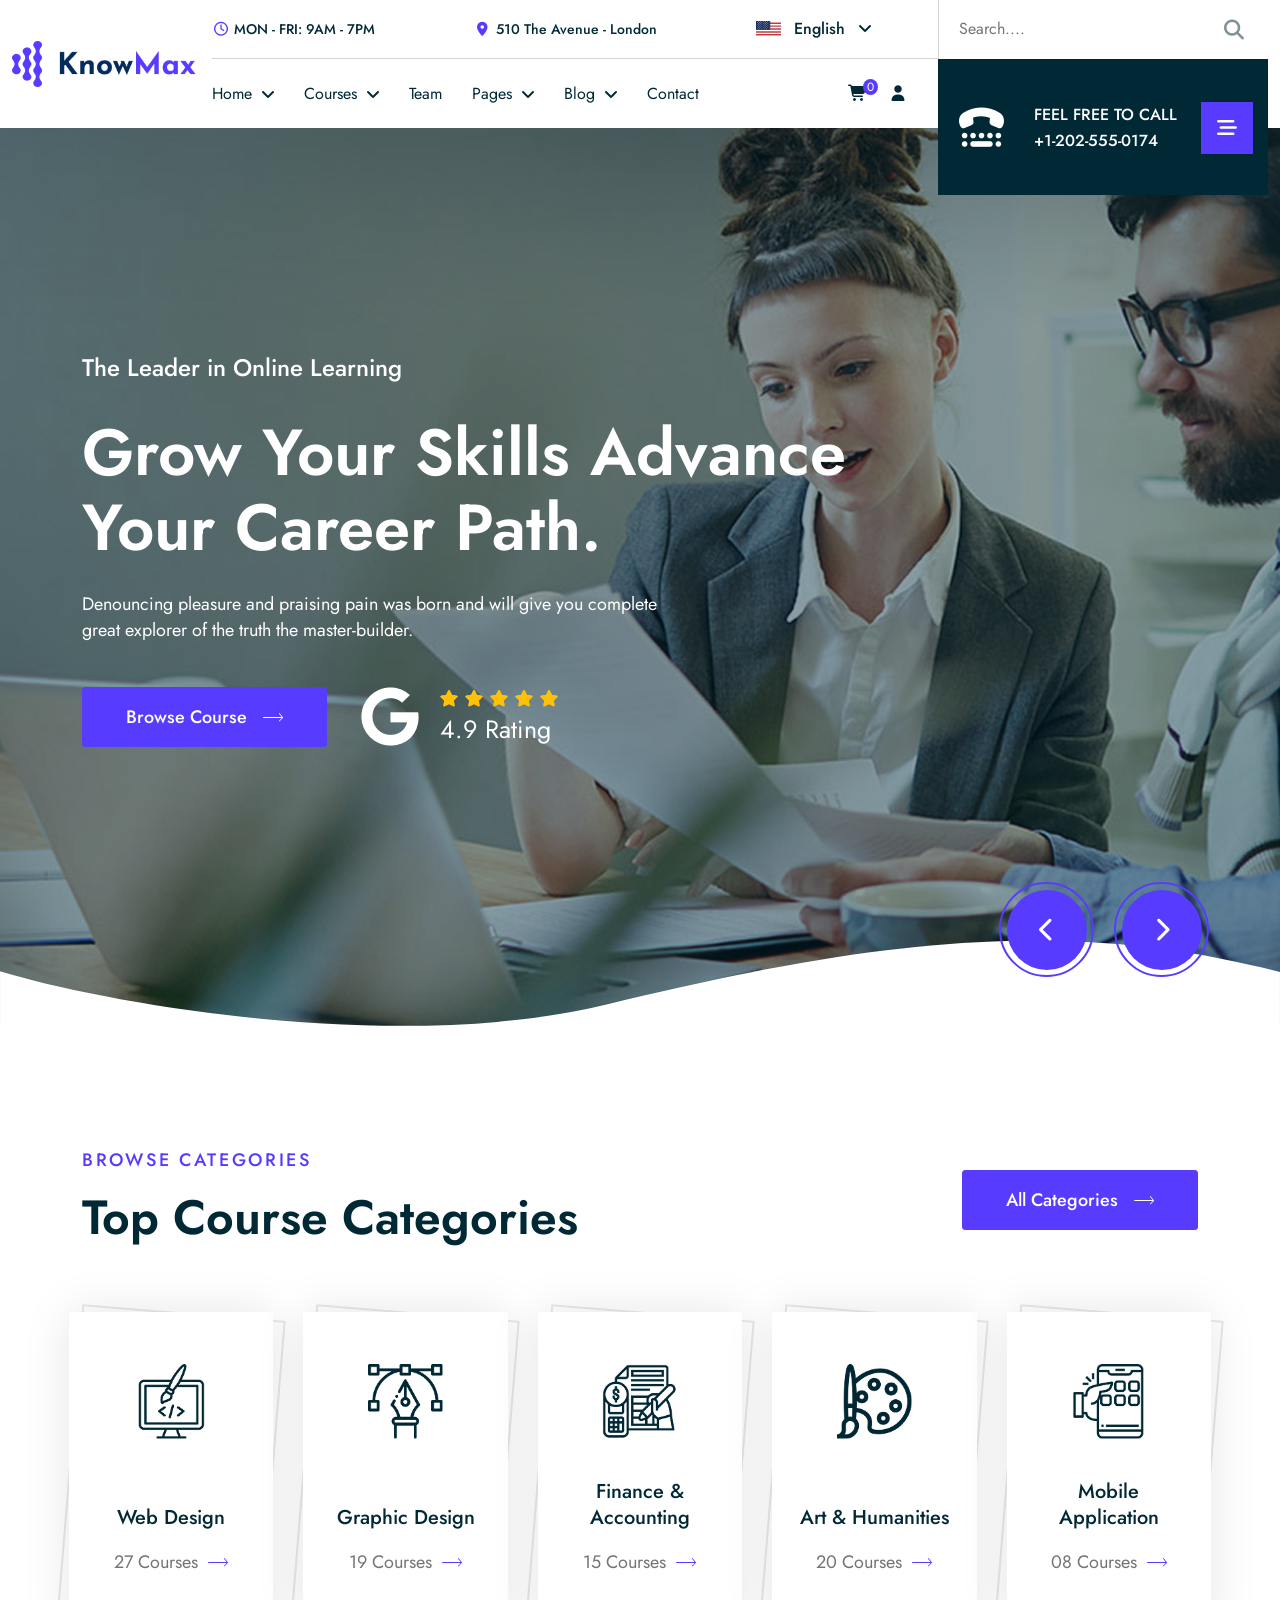
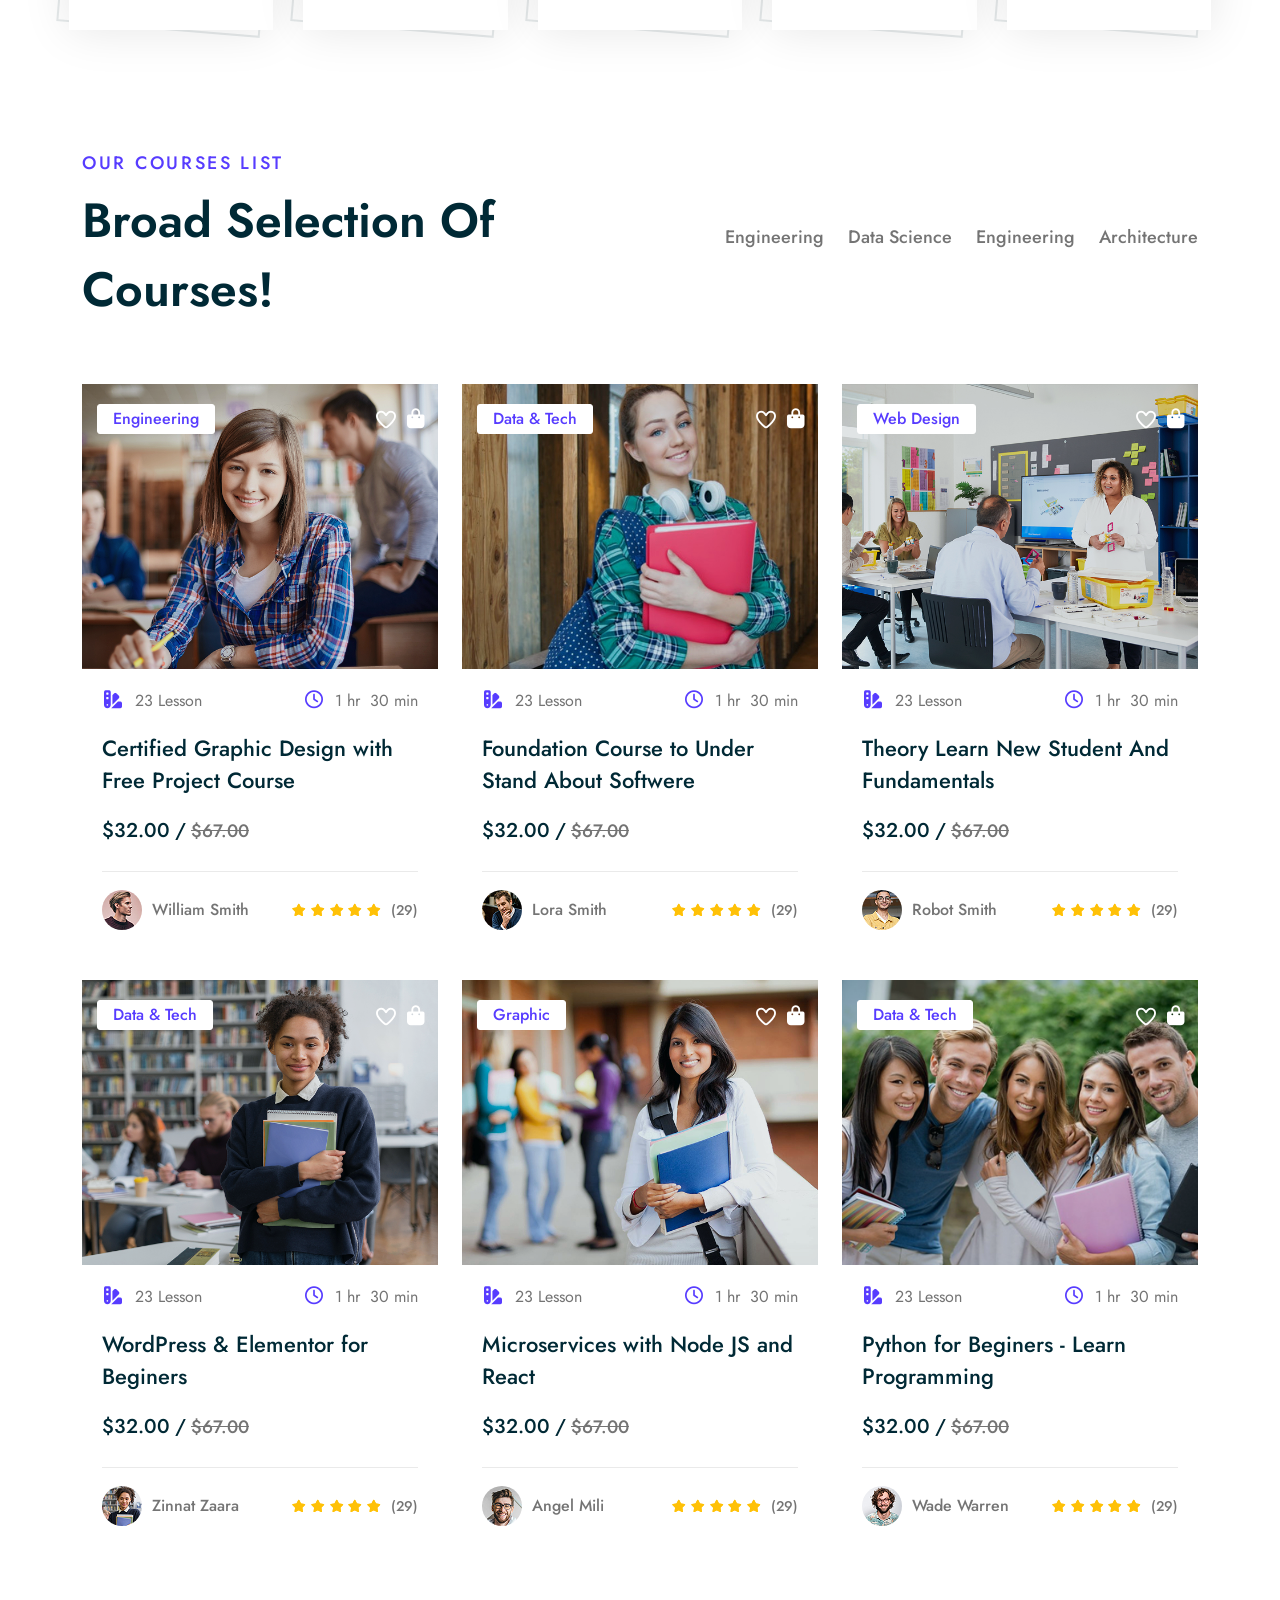
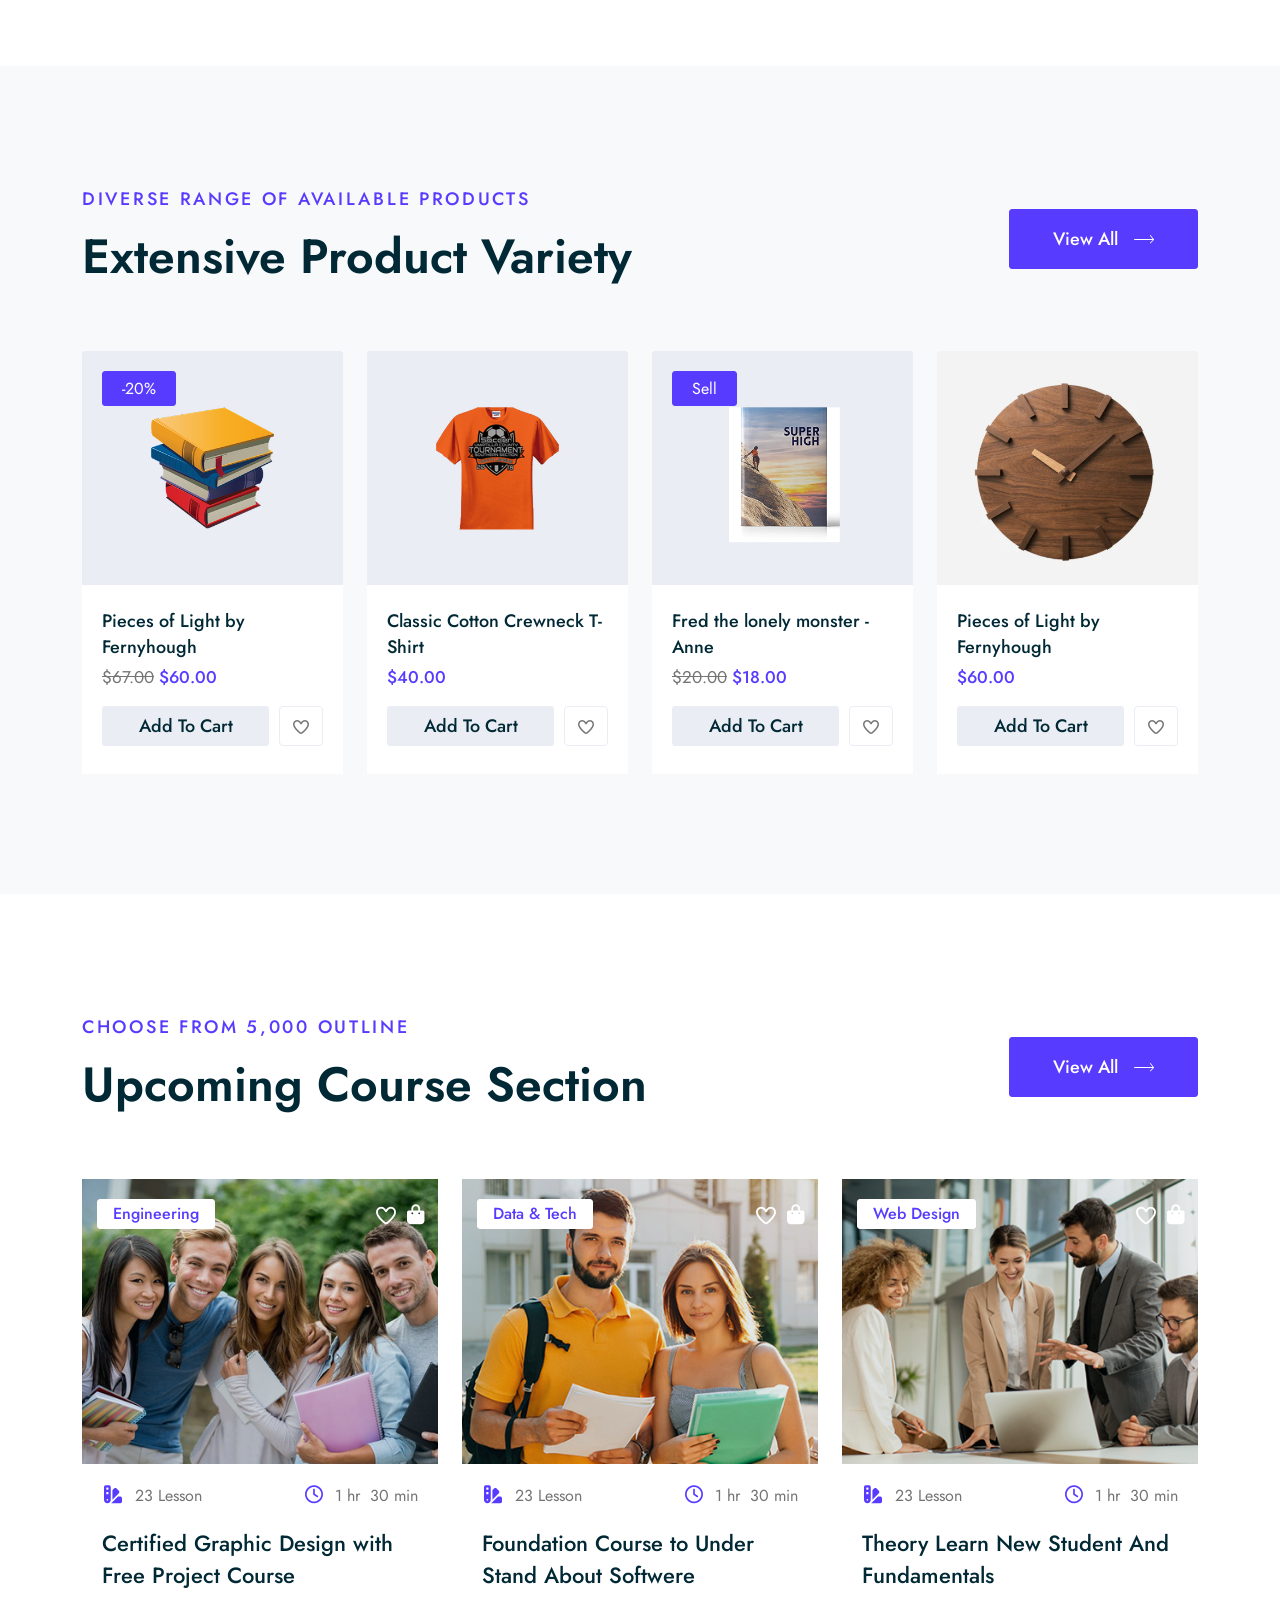
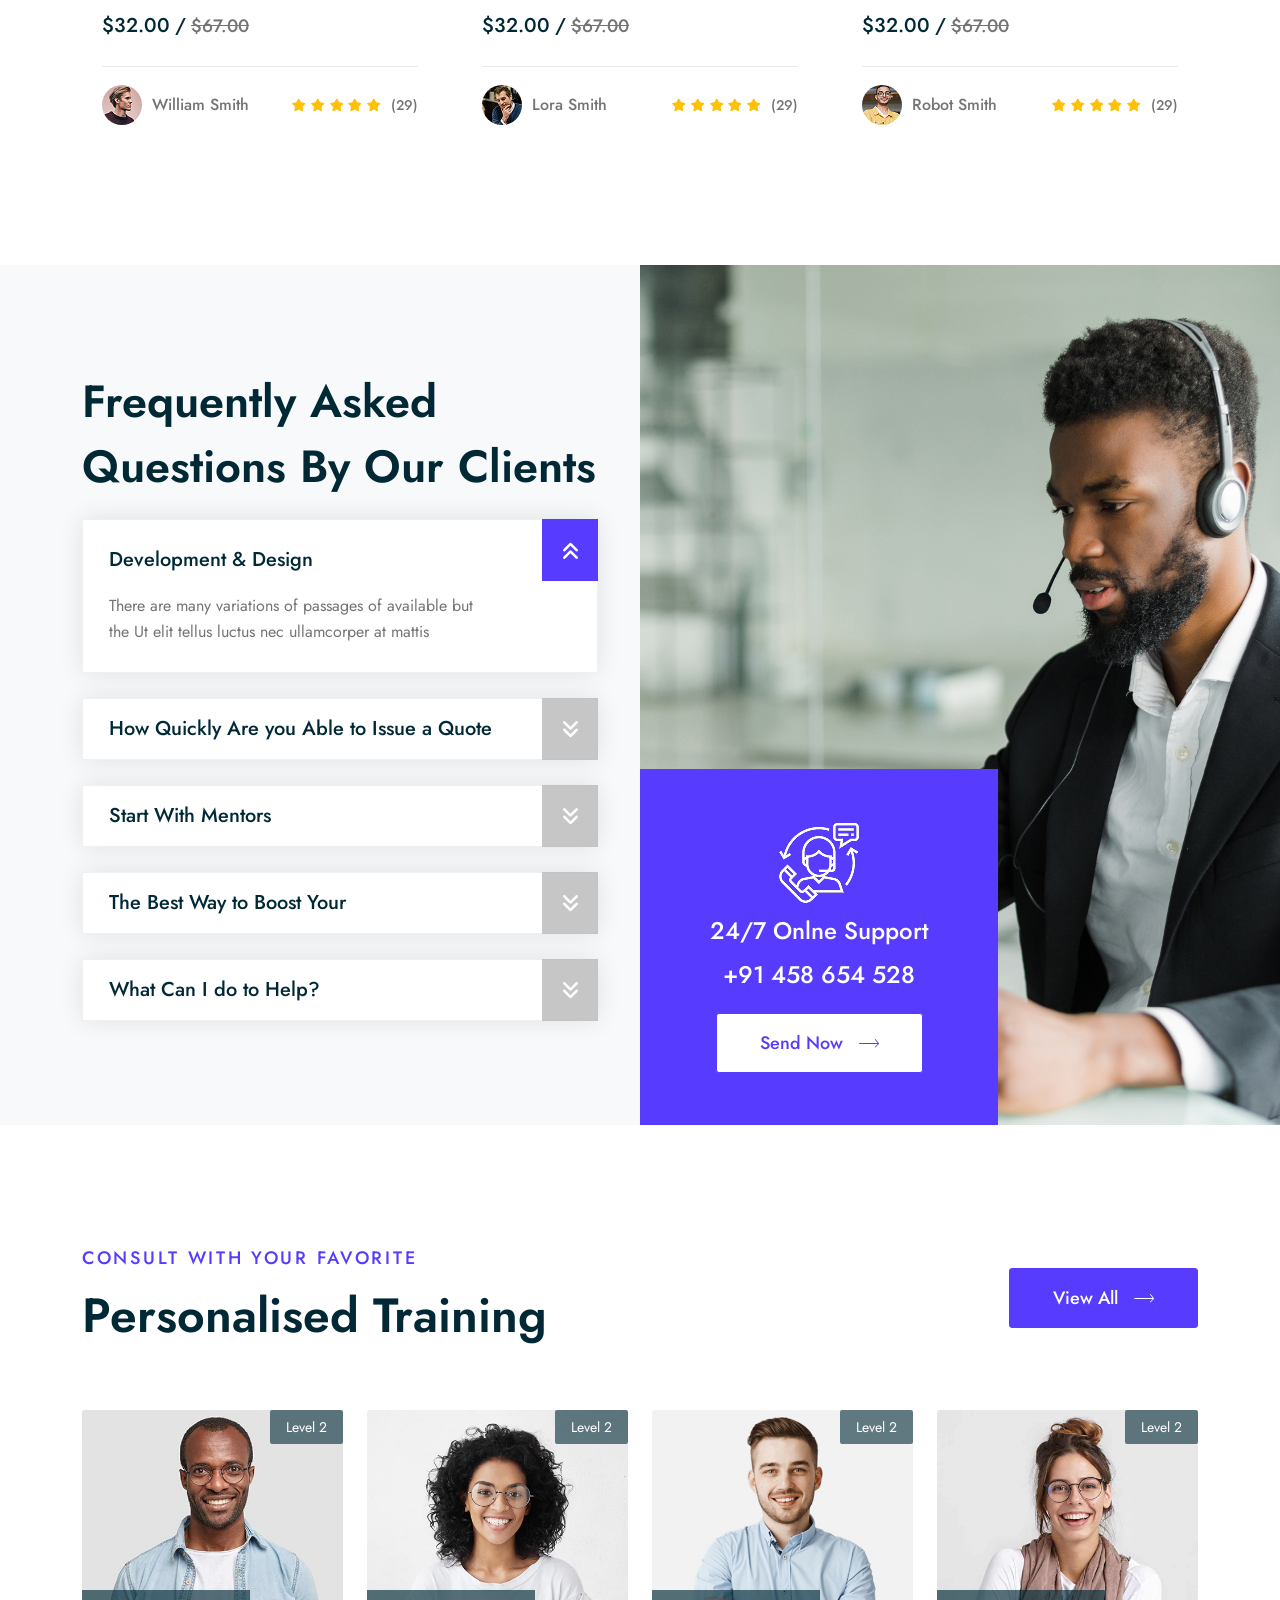
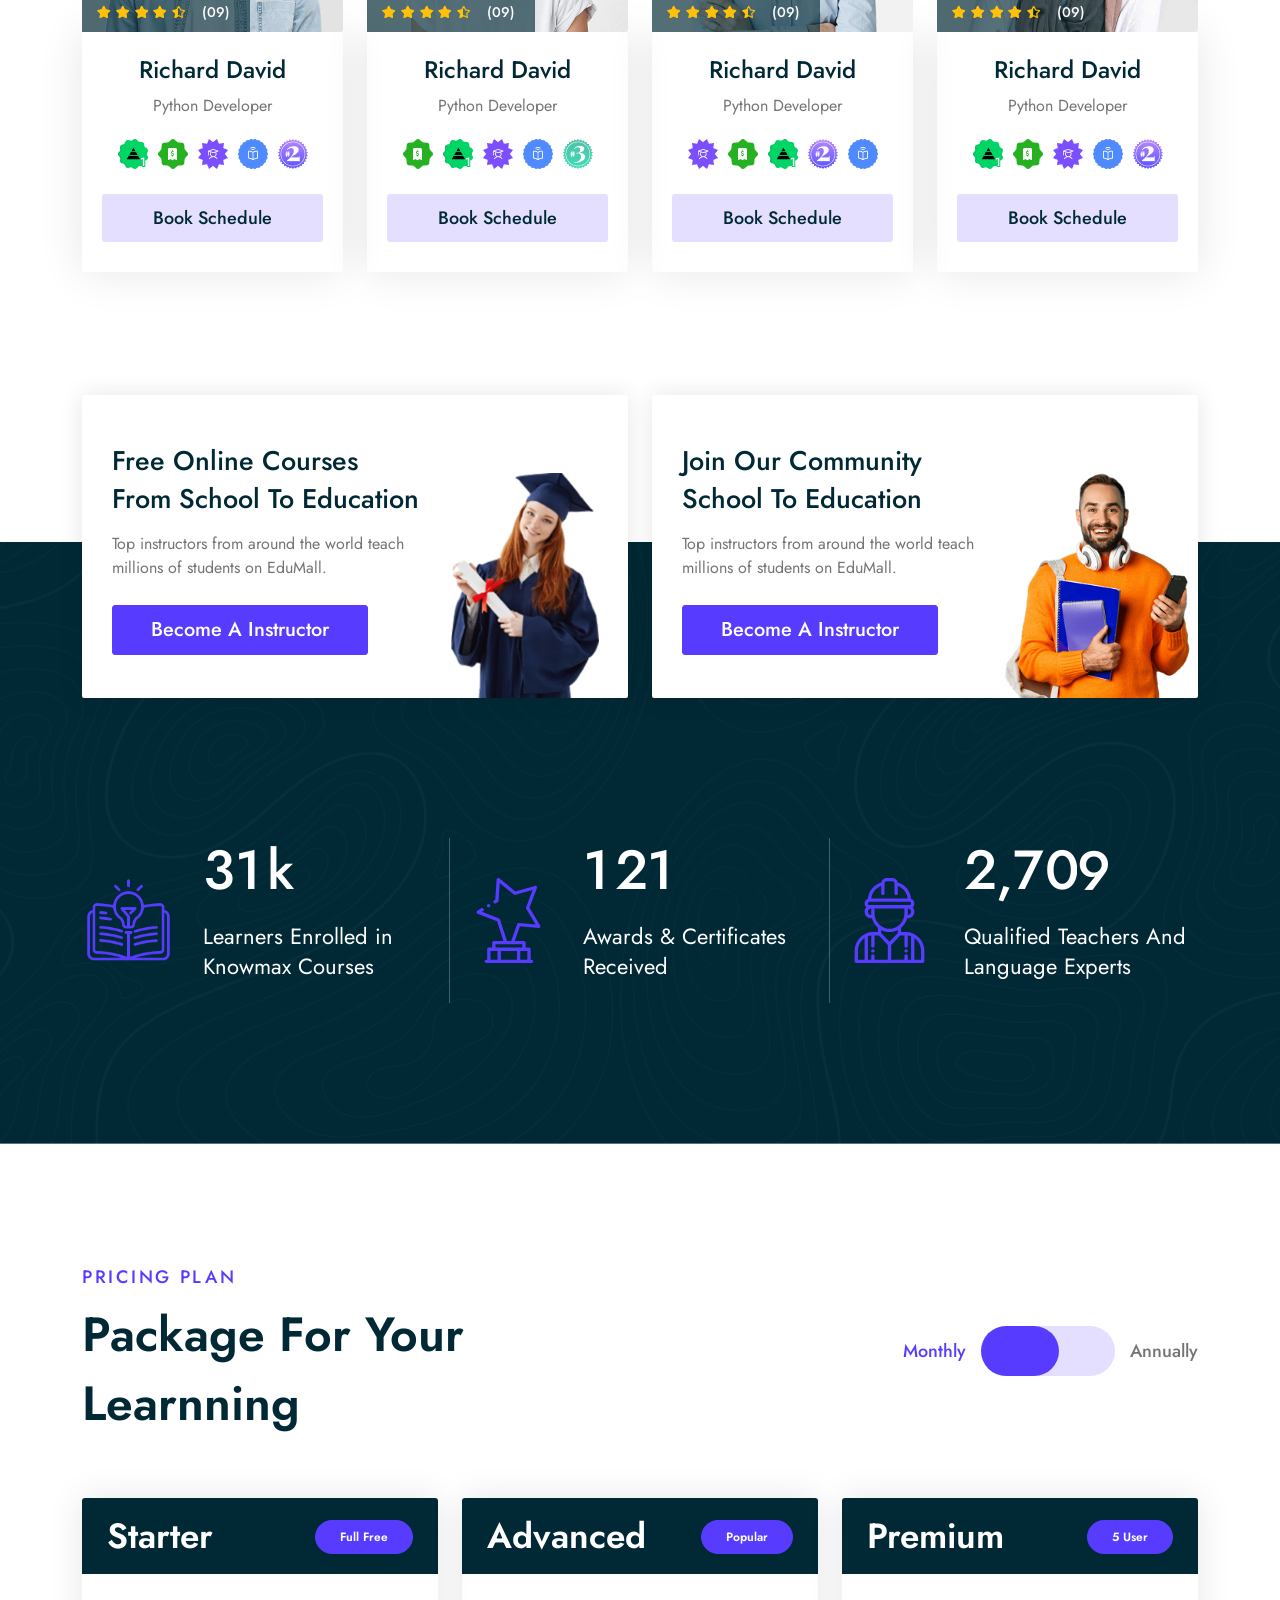
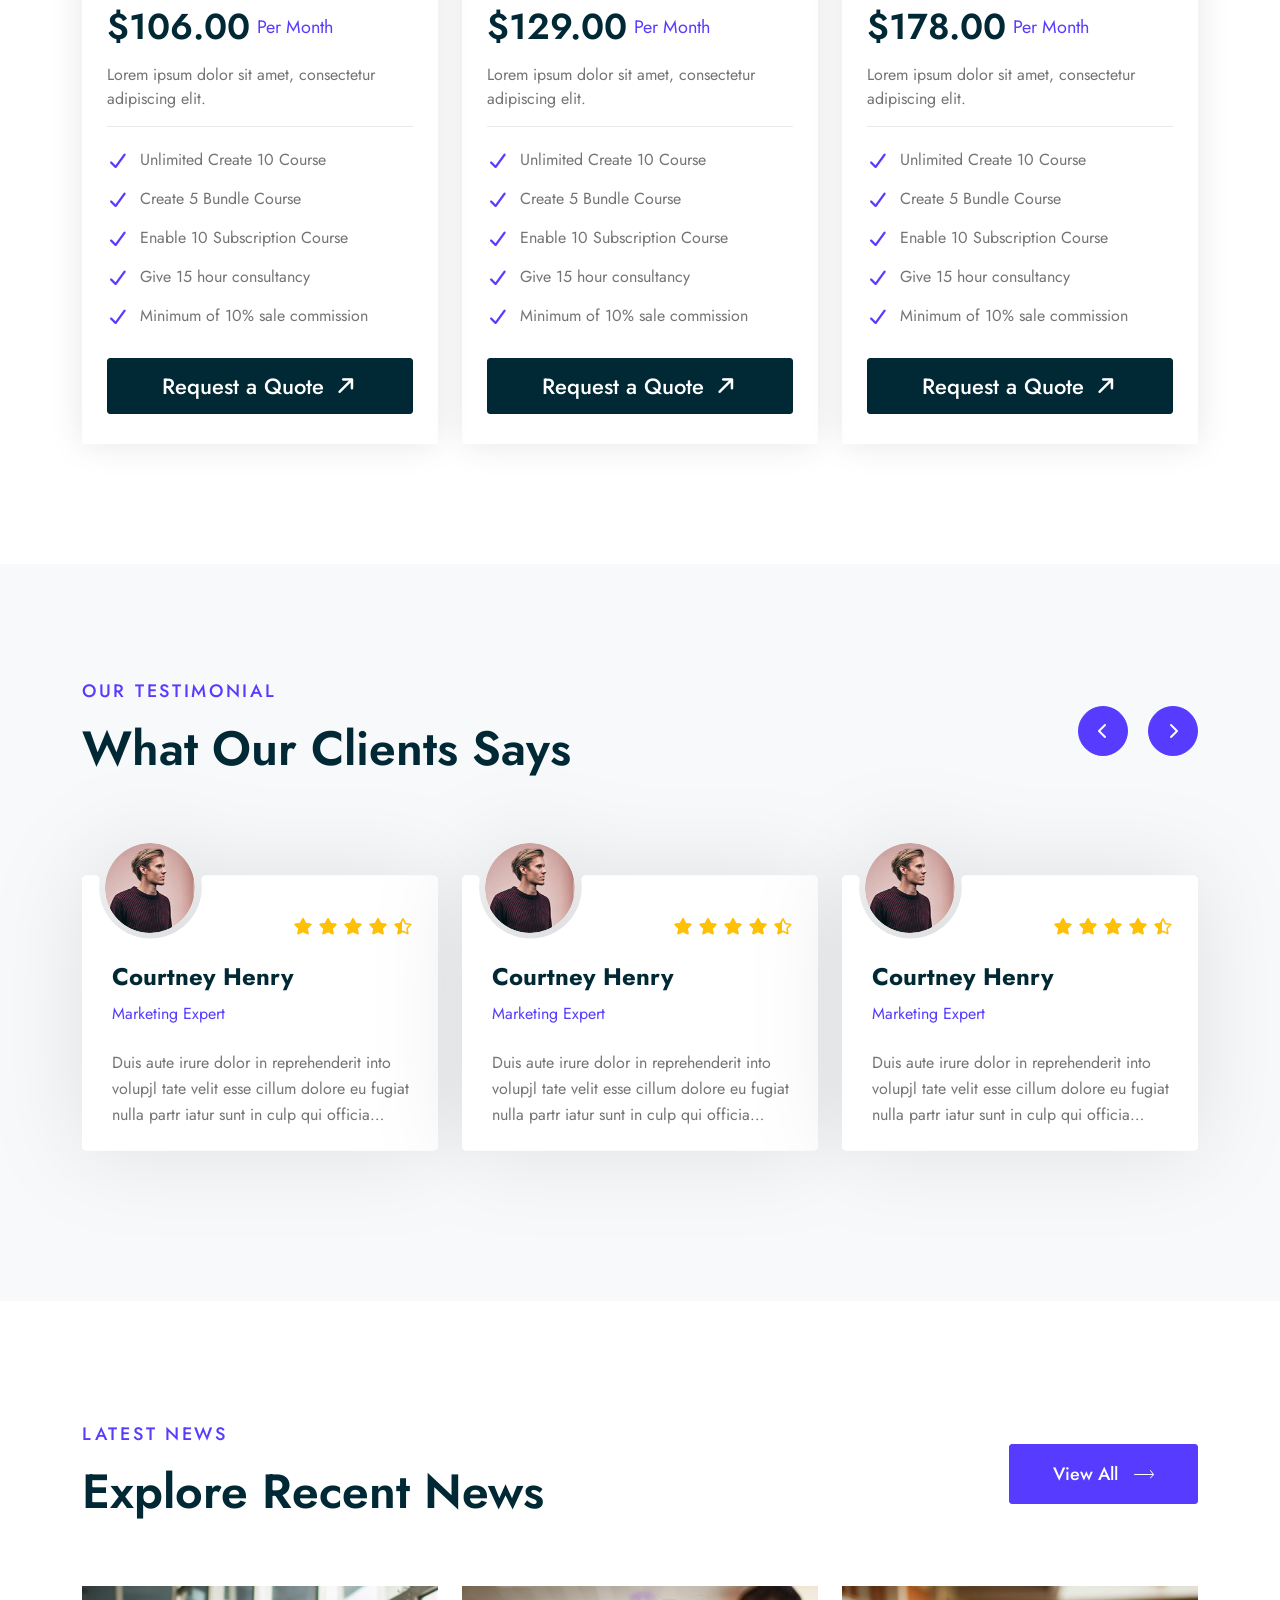
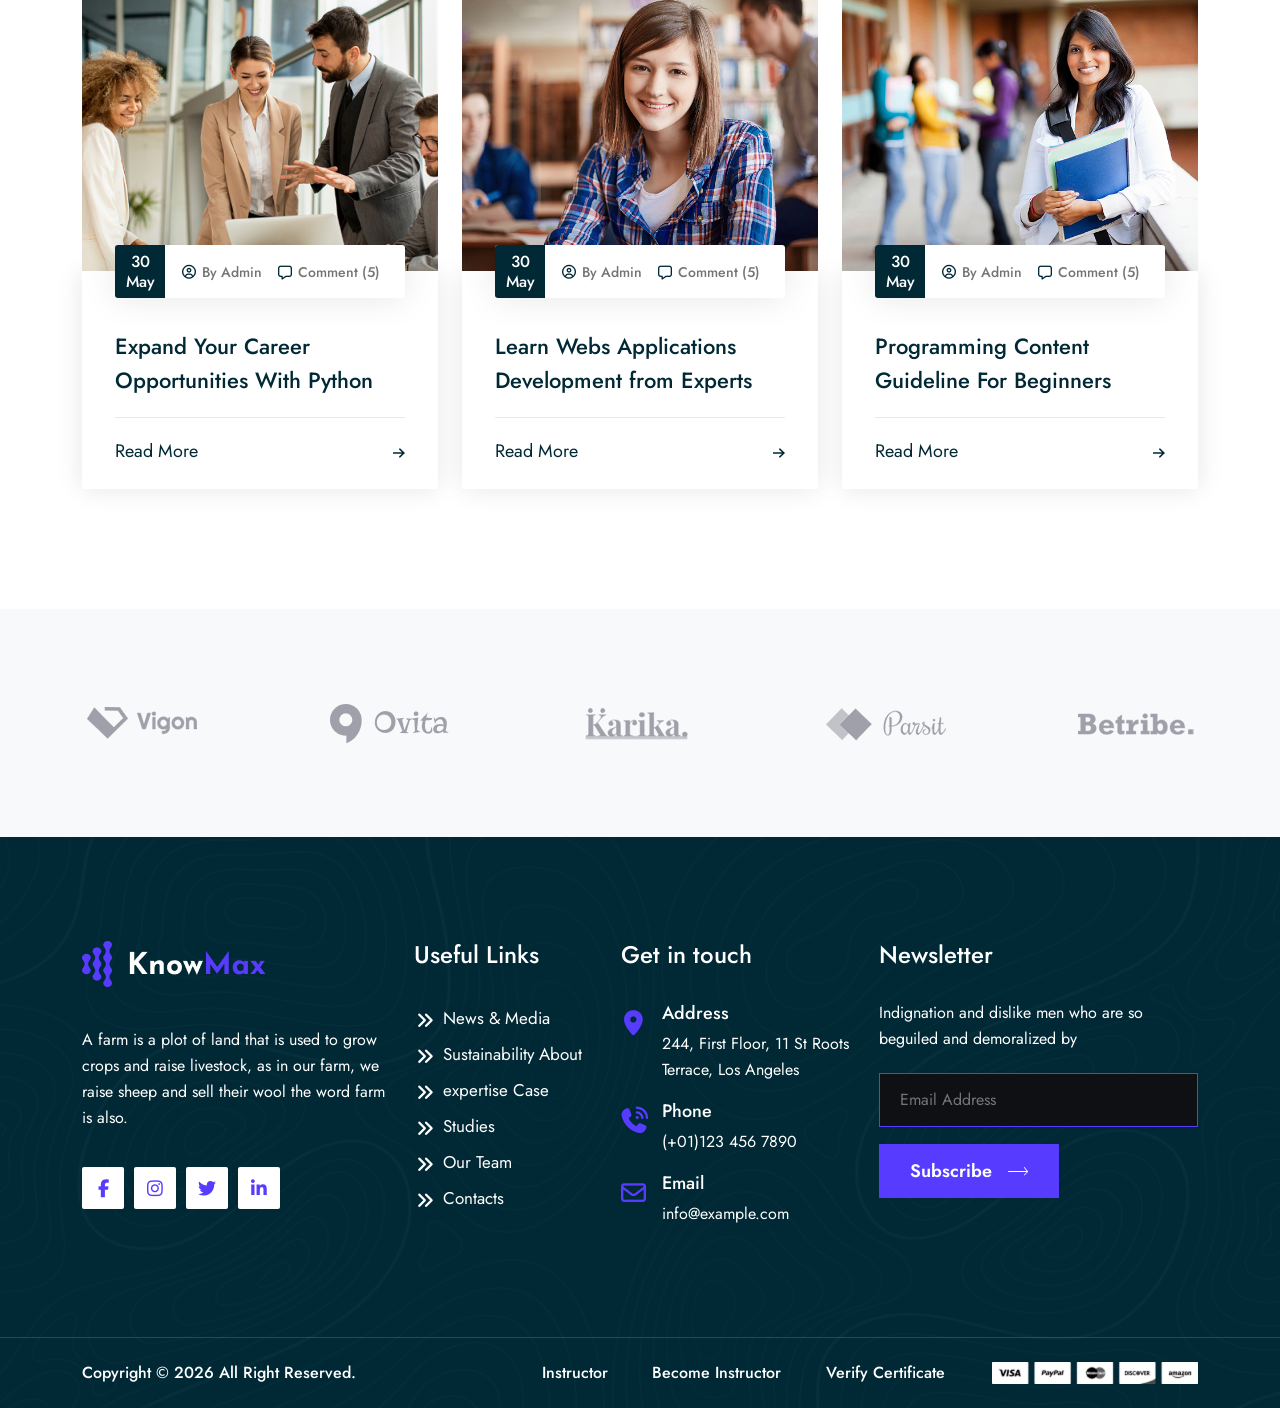
<file: index.html>
<!DOCTYPE html>
<html class="no-js" lang="en">

<head>
  <!-- Meta Tags -->
  <meta charset="utf-8">
  <meta http-equiv="x-ua-compatible" content="ie=edge">
  <meta name="viewport" content="width=device-width, initial-scale=1">
  <meta name="description" content="KnowMax - LMS Online Education Course HTML Template">
  <meta name="author" content="Laralink">
  <!-- Favicon Icon -->
  <link rel="icon" href="assets/img/favicon.png">
  <!-- Site Title -->
  <title>KnowMax - LMS Online Education Course HTML Template</title>
  <link rel="stylesheet" href="assets/css/bootstrap.min.css">
  <link rel="stylesheet" href="assets/css/fontawesome.min.css">
  <link rel="stylesheet" href="assets/css/slick.min.css">
  <link rel="stylesheet" href="assets/css/animate.css">
  <link rel="stylesheet" href="assets/css/lightgallery.min.css">
  <link rel="stylesheet" href="assets/css/odometer.css">
  <link rel="stylesheet" href="assets/css/flag-icon.min.css">
  <link rel="stylesheet" href="assets/css/style.css">
</head>

<body>
  <!-- Start Preloader -->
  <!-- <div class="cs_preloader">
<div class="cs_preloader_in">
<span></span>
<span></span>
</div>
<div class="cs_preloader_text">Loading...</div>
</div> -->
  <!-- End Preloader -->

  <!-- Start Header Section -->
  <header class="cs_site_header cs_style_1 cs_sticky_header">
    <div class="cs_top_header">
      <div class="container">
        <div class="cs_top_header_in">
          <div class="cs_top_header_left"></div>
          <div class="cs_top_header_center">
            <div class="cs_top_header_center_list_wrap">
              <ul class="cs_top_header_center_list cs_mp_0 d-flex">
                <li>
                  <span class="cs_accent_color">
                    <i class="fa-regular fa-clock"></i>
                  </span>
                  <span>MON - FRI: 9AM - 7PM</span>
                </li>
                <li>
                  <span class="cs_accent_color">
                    <i class="fa-solid fa-location-dot"></i>
                  </span>
                  <span>510 The Avenue - London</span>
                </li>
                <li class="cs_language_select">
                  <div class="cs_language_switcher cs_fs_16">
                    <button type="button" name="Language-button" data-lang="EN">
                      <span class="flag-btn flag-icon flag-icon-us"></span>
                      <span class="cs_medium cs_flag_title">English</span>
                      <span><i class="fa-solid fa-angle-down"></i></span>
                    </button>
                  </div>
                  <div class="cs_language_dropdown">
                    <button name="Language-button" data-lang="EN">
                      <span class="flag-btn flag-icon flag-icon-us"></span>
                      <span class="cs_flag_title">English</span>
                    </button>
                    <button data-lang="BN">
                      <span class="flag-btn flag-icon flag-icon-bd"></span>
                      <span class="cs_flag_title">Bengali</span>
                    </button>
                    <button name="Language-button" data-lang="ES">
                      <span class="flag-btn flag-icon flag-icon-es"></span>
                      <span class="cs_flag_title">Spain</span>
                    </button>
                    <button name="Language-button" data-lang="AR">
                      <span class="flag-btn flag-icon flag-icon-sa"></span>
                      <span class="cs_flag_title">Arabic</span>
                    </button>
                    <button name="Language-button" data-lang="ZH">
                      <span class="flag-btn flag-icon flag-icon-cn"></span>
                      <span class="cs_flag_title">China</span>
                    </button>
                    <button name="Language-button" data-lang="DE">
                      <span class="flag-btn flag-icon flag-icon-de"></span>
                      <span class="cs_flag_title">German</span>
                    </button>
                  </div>
                </li>
              </ul>
            </div>
          </div>
          <div class="cs_top_header_right">
            <div class="cs_header_search_form_wrap">
              <form action="#" class="cs_header_search_form">
                <input type="text" placeholder="Search...." class="cs_header_search_field cs_heading_color cs_fs_16">
                <button class="cs_header_submit_btn">
                  <i class="fa-solid fa-magnifying-glass"></i>
                </button>
              </form>
            </div>
          </div>
        </div>
      </div>
    </div>
    <div class="cs_main_header cs_fs_16">
      <div class="container">
        <div class="cs_main_header_in">
          <div class="cs_main_header_left">
            <a class="cs_site_branding" href="index.html" aria-label="Home page link">
              <img src="assets/img/logo.png" alt="Logo">
            </a>
          </div>
          <div class="cs_main_header_center">
            <div class="cs_nav">
              <div class="cs_nav_list_wrap">
                <ul class="cs_nav_list">
                  <li class="menu-item-has-children">
                    <a href="index.html" aria-label="Menu link">Home</a>
                    <ul>
                      <li><a href="index.html" aria-label="Menu link">Default Home</a></li>
                      <li><a href="home-v2.html" aria-label="Menu link">Home V2</a></li>
                      <li><a href="home-v3.html" aria-label="Menu link">Home V3</a></li>
                    </ul>
                  </li>
                  <li class="menu-item-has-children">
                    <a href="course.html" aria-label="Menu link">Courses</a>
                    <ul>
                      <li><a href="course.html" aria-label="Menu link">Courses</a></li>
                      <li><a href="course-details.html" aria-label="Menu link">Courses Details</a></li>
                    </ul>
                  </li>
                  <li>
                    <a href="#" aria-label="Menu link">Team</a>
                  </li>
                  <li class="menu-item-has-children">
                    <a href="#" aria-label="Menu link">Pages</a>
                    <ul>
                      <li><a href="about.html" aria-label="Menu link">About</a></li>
                    </ul>
                  </li>
                  <li class="menu-item-has-children">
                    <a href="blog.html" aria-label="Menu link">Blog</a>
                    <ul>
                      <li><a href="blog.html" aria-label="Menu link">Blog</a></li>
                      <li><a href="blog-details.html" aria-label="Menu link">Blog Details</a></li>
                    </ul>
                  </li>
                  <li><a href="contact.html" aria-label="Menu link">Contact</a></li>
                </ul>
              </div>
            </div>
          </div>
          <div class="cs_main_header_right">
            <ul class="cs_main_header_right_shopping_cart cs_mp_0 d-flex">
              <li>
                <a href="contact.html" aria-label="Menu link">
                  <i class="fa-solid fa-cart-shopping"></i>
                  <span class="cs_cart_label">0</span>
                </a>
              </li>
              <li>
                <a href="contact.html" aria-label="Menu link">
                  <i class="fa-solid fa-user"></i>
                </a>
              </li>
            </ul>
            <div class="cs_main_header_right_cta">
              <div class="cs_main_header_right_cta_wrapper">
                <ul class="cs_mp_0">
                  <li>
                    <div class="cs_center justify-content-between">
                      <span><i class="fa-solid fa-tty"></i></span>
                      <div>
                        <p class="mb-0 cs_medium">Feel Free To Call</p>
                        <a href="tel:+1234567890" class="cs_fs_16 cs_medium">+1-202-555-0174</a>
                      </div>
                      <span class="cs_center"><i class="fa-solid fa-bars-staggered"></i></span>
                    </div>
                  </li>
                </ul>
              </div>
            </div>
          </div>
        </div>
      </div>
    </div>
  </header>
  <!-- End Header Section -->

  <!-- Start of Hero Section -->
  <section class="cs_hero_section_1 cs_slider cs_style_1">
    <div class="cs_slider_container" data-autoplay="0" data-loop="1" data-speed="600" data-center="0"
      data-variable-width="0" data-slides-per-view="1">
      <div class="cs_slider_wrapper overflow-hidden">
        <div class="cs_slide">
          <div class="cs_hero_style_1 cs_bg_filed position-relative" data-src="assets/img/hero_image_1.jpg">
            <div class="container cs_white_color">
              <div class="cs_hero_overlay position-absolute"></div>
              <p class="cs_hero_minititle cs_mb_29 cs_fs_24 cs_medium">The Leader in Online Learning</p>
              <h2 class="cs_hero_title cs_fs_65 cs_white_color cs_mb_26">Grow Your Skills Advance Your Career Path.</h2>
              <p class="cs_hero_details cs_fs_18 cs_mb_44">Denouncing pleasure and praising pain was born and will give
                you complete great explorer of the truth the master-builder.</p>
              <div class="cs_meta d-flex">
                <a href="#" class="cs_fs_18 cs_btn_style_1 cs_radius_3">
                  <Span>Browse Course</Span>
                  <div class="cs_btn_right_arrow cs_center ">
                    <svg xmlns="http://www.w3.org/2000/svg" width="20" height="20" viewBox="0 0 20 20" fill="none">
                      <path
                        d="M19.5866 11H0.41235C0.184269 11 0 10.7715 0 10.4886C0 10.2058 0.184269 9.97723 0.41235 9.97723H18.5906L16.0881 6.87375C15.927 6.67399 15.927 6.34958 16.0881 6.14982C16.2492 5.95006 16.5108 5.95006 16.6718 6.14982L19.8792 10.1274C19.9977 10.2745 20.0325 10.4934 19.9681 10.6852C19.9036 10.8753 19.7529 11 19.5866 11Z"
                        fill="currentColor" />
                      <path
                        d="M16.3435 14.4236C16.2384 14.4236 16.1333 14.3838 16.0538 14.3031C15.8935 14.1428 15.8935 13.8825 16.0538 13.7223L19.2487 10.5274C19.4089 10.3672 19.6692 10.3672 19.8294 10.5274C19.9897 10.6877 19.9897 10.9479 19.8294 11.1082L16.6346 14.3031C16.5538 14.3838 16.4487 14.4236 16.3435 14.4236Z"
                        fill="currentColor" />
                    </svg>
                  </div>
                </a>
                <div class="cs_google_rating cs_center">
                  <div class="cs_google_icon "><i class="fa-brands fa-google"></i></div>
                  <div class="cs_rating_wrapper">
                    <div class="cs_rating cs_mb_1 z-1" data-rating="4.9">
                      <div class="cs_rating_percentage"></div>
                    </div>
                    <div class="cs_rated_number cs_fs_25">4.9 Rating</div>
                  </div>
                </div>
              </div>
            </div>
            <div class="cs_hero_bottom_shape">
              <img src="assets/img/hero_shape_bottom.svg" alt="">
            </div>
          </div>
        </div>
        <div class="cs_slide">
          <div class="cs_hero_style_1 cs_bg_filed position-relative" data-src="assets/img/hero_image_1.jpg">
            <div class="container cs_white_color">
              <div class="cs_hero_overlay position-absolute"></div>
              <p class="cs_hero_minititle cs_mb_29 cs_fs_24 cs_medium">The Leader in Online Learning</p>
              <h2 class="cs_hero_title cs_fs_65 cs_white_color cs_mb_26">Grow Your Skills Advance Your Career Path.</h2>
              <p class="cs_hero_details cs_fs_18 cs_mb_44">Denouncing pleasure and praising pain was born and will give
                you complete great explorer of the truth the master-builder.</p>
              <div class="cs_meta d-flex">
                <a href="#" class="cs_fs_18 cs_btn_style_1 cs_radius_3">
                  <Span>Browse Course</Span>
                  <div class="cs_btn_right_arrow cs_center ">
                    <svg xmlns="http://www.w3.org/2000/svg" width="20" height="20" viewBox="0 0 20 20" fill="none">
                      <path
                        d="M19.5866 11H0.41235C0.184269 11 0 10.7715 0 10.4886C0 10.2058 0.184269 9.97723 0.41235 9.97723H18.5906L16.0881 6.87375C15.927 6.67399 15.927 6.34958 16.0881 6.14982C16.2492 5.95006 16.5108 5.95006 16.6718 6.14982L19.8792 10.1274C19.9977 10.2745 20.0325 10.4934 19.9681 10.6852C19.9036 10.8753 19.7529 11 19.5866 11Z"
                        fill="currentColor" />
                      <path
                        d="M16.3435 14.4236C16.2384 14.4236 16.1333 14.3838 16.0538 14.3031C15.8935 14.1428 15.8935 13.8825 16.0538 13.7223L19.2487 10.5274C19.4089 10.3672 19.6692 10.3672 19.8294 10.5274C19.9897 10.6877 19.9897 10.9479 19.8294 11.1082L16.6346 14.3031C16.5538 14.3838 16.4487 14.4236 16.3435 14.4236Z"
                        fill="currentColor" />
                    </svg>
                  </div>
                </a>
                <div class="cs_google_rating cs_center">
                  <div class="cs_google_icon "><i class="fa-brands fa-google"></i></div>
                  <div class="cs_rating_wrapper">
                    <div class="cs_rating cs_mb_1 z-1" data-rating="4.9">
                      <div class="cs_rating_percentage"></div>
                    </div>
                    <div class="cs_rated_number cs_fs_25">4.9 Rating</div>
                  </div>
                </div>
              </div>
            </div>
            <div class="cs_hero_bottom_shape">
              <img src="assets/img/hero_shape_bottom.svg" alt="">
            </div>
          </div>
        </div>
      </div>
      <div class="cs_slider_arrows cs_style_1 ">
        <div class="cs_left_arrow slick-arrow cs_center">
          <i class="fa-solid fa-chevron-left"></i>
        </div>
        <div class="cs_right_arrow slick-arrow cs_center">
          <i class="fa-solid fa-chevron-right"></i>
        </div>
      </div>
    </div>
  </section>
  <!-- End of Hero Section -->

  <!-- Start of Category Section -->
  <section class="cs_category_section_1">
    <div class="cs_height_120 cs_height_lg_80"></div>
    <div class="container">
      <div class="cs_heading_style_1">
        <div class="cs_heading_column_1">
          <p class="cs_minititle cs_fs_18 cs_medium cs_accent_color cs_ls_2x7 cs_mb_10 ">Browse Categories</p>
          <h2 class="cs_title cs_fs_48 mb-0">Top Course Categories</h2>
        </div>
        <div class="cs_heading_column_2 ">
          <a href="#" class="cs_fs_18 cs_btn_style_1 cs_radius_3">
            <Span>All Categories</Span>
            <div class="cs_btn_right_arrow cs_center">
              <svg xmlns="http://www.w3.org/2000/svg" width="20" height="20" viewBox="0 0 20 20" fill="none">
                <path
                  d="M19.5866 11H0.41235C0.184269 11 0 10.7715 0 10.4886C0 10.2058 0.184269 9.97723 0.41235 9.97723H18.5906L16.0881 6.87375C15.927 6.67399 15.927 6.34958 16.0881 6.14982C16.2492 5.95006 16.5108 5.95006 16.6718 6.14982L19.8792 10.1274C19.9977 10.2745 20.0325 10.4934 19.9681 10.6852C19.9036 10.8753 19.7529 11 19.5866 11Z"
                  fill="currentColor" />
                <path
                  d="M16.3435 14.4236C16.2384 14.4236 16.1333 14.3838 16.0538 14.3031C15.8935 14.1428 15.8935 13.8825 16.0538 13.7223L19.2487 10.5274C19.4089 10.3672 19.6692 10.3672 19.8294 10.5274C19.9897 10.6877 19.9897 10.9479 19.8294 11.1082L16.6346 14.3031C16.5538 14.3838 16.4487 14.4236 16.3435 14.4236Z"
                  fill="currentColor" />
              </svg>
            </div>
          </a>
        </div>
      </div>
      <div class="cs_height_60 cs_height_lg_45"></div>
    </div>
    <div class="container">
      <div class="cs_course_category_style_1_wrapper">
        <div class="cs_course_category_style_1 cs_center_column">
          <div class="cs_course_category_thumbnail">
            <img src="assets/img/course_cat_1.png" alt="">
          </div>
          <div class="cs_course_category_info cs_center_column">
            <a href="#" class="cs_course_title cs_heading_color cs_fs_20 cs_medium cs_mb_18">Web Design</a>
            <div class="cs_course_counter d-flex">
              <p class="cs_fs_18 mb-0">27 Courses</p>
              <span class="cs_btn_right_arrow cs_accent_color cs_center">
                <svg xmlns="http://www.w3.org/2000/svg" width="20" height="20" viewBox="0 0 20 20" fill="none">
                  <path
                    d="M19.5866 11H0.41235C0.184269 11 0 10.7715 0 10.4886C0 10.2058 0.184269 9.97723 0.41235 9.97723H18.5906L16.0881 6.87375C15.927 6.67399 15.927 6.34958 16.0881 6.14982C16.2492 5.95006 16.5108 5.95006 16.6718 6.14982L19.8792 10.1274C19.9977 10.2745 20.0325 10.4934 19.9681 10.6852C19.9036 10.8753 19.7529 11 19.5866 11Z"
                    fill="currentColor" />
                  <path
                    d="M16.3435 14.4236C16.2384 14.4236 16.1333 14.3838 16.0538 14.3031C15.8935 14.1428 15.8935 13.8825 16.0538 13.7223L19.2487 10.5274C19.4089 10.3672 19.6692 10.3672 19.8294 10.5274C19.9897 10.6877 19.9897 10.9479 19.8294 11.1082L16.6346 14.3031C16.5538 14.3838 16.4487 14.4236 16.3435 14.4236Z"
                    fill="currentColor" />
                </svg>
              </span>
            </div>
          </div>
        </div>
        <div class="cs_course_category_style_1 cs_center_column">
          <div class="cs_course_category_thumbnail">
            <img src="assets/img/course_cat_2.png" alt="">
          </div>
          <div class="cs_course_category_info cs_center_column">
            <a href="#" class="cs_course_title cs_heading_color cs_fs_20 cs_medium cs_mb_18">Graphic Design</a>
            <div class="cs_course_counter d-flex">
              <p class="cs_fs_18 mb-0">19 Courses</p>
              <span class="cs_btn_right_arrow cs_accent_color cs_center">
                <svg xmlns="http://www.w3.org/2000/svg" width="20" height="20" viewBox="0 0 20 20" fill="none">
                  <path
                    d="M19.5866 11H0.41235C0.184269 11 0 10.7715 0 10.4886C0 10.2058 0.184269 9.97723 0.41235 9.97723H18.5906L16.0881 6.87375C15.927 6.67399 15.927 6.34958 16.0881 6.14982C16.2492 5.95006 16.5108 5.95006 16.6718 6.14982L19.8792 10.1274C19.9977 10.2745 20.0325 10.4934 19.9681 10.6852C19.9036 10.8753 19.7529 11 19.5866 11Z"
                    fill="currentColor" />
                  <path
                    d="M16.3435 14.4236C16.2384 14.4236 16.1333 14.3838 16.0538 14.3031C15.8935 14.1428 15.8935 13.8825 16.0538 13.7223L19.2487 10.5274C19.4089 10.3672 19.6692 10.3672 19.8294 10.5274C19.9897 10.6877 19.9897 10.9479 19.8294 11.1082L16.6346 14.3031C16.5538 14.3838 16.4487 14.4236 16.3435 14.4236Z"
                    fill="currentColor" />
                </svg>
              </span>
            </div>
          </div>
        </div>
        <div class="cs_course_category_style_1 cs_center_column">
          <div class="cs_course_category_thumbnail">
            <img src="assets/img/course_cat_3.png" alt="">
          </div>
          <div class="cs_course_category_info cs_center_column">
            <a href="#" class="cs_course_title cs_heading_color cs_fs_20 cs_medium cs_mb_18">Finance & Accounting</a>
            <div class="cs_course_counter d-flex">
              <p class="cs_fs_18 mb-0">15 Courses</p>
              <span class="cs_btn_right_arrow cs_accent_color cs_center">
                <svg xmlns="http://www.w3.org/2000/svg" width="20" height="20" viewBox="0 0 20 20" fill="none">
                  <path
                    d="M19.5866 11H0.41235C0.184269 11 0 10.7715 0 10.4886C0 10.2058 0.184269 9.97723 0.41235 9.97723H18.5906L16.0881 6.87375C15.927 6.67399 15.927 6.34958 16.0881 6.14982C16.2492 5.95006 16.5108 5.95006 16.6718 6.14982L19.8792 10.1274C19.9977 10.2745 20.0325 10.4934 19.9681 10.6852C19.9036 10.8753 19.7529 11 19.5866 11Z"
                    fill="currentColor" />
                  <path
                    d="M16.3435 14.4236C16.2384 14.4236 16.1333 14.3838 16.0538 14.3031C15.8935 14.1428 15.8935 13.8825 16.0538 13.7223L19.2487 10.5274C19.4089 10.3672 19.6692 10.3672 19.8294 10.5274C19.9897 10.6877 19.9897 10.9479 19.8294 11.1082L16.6346 14.3031C16.5538 14.3838 16.4487 14.4236 16.3435 14.4236Z"
                    fill="currentColor" />
                </svg>
              </span>
            </div>
          </div>
        </div>
        <div class="cs_course_category_style_1 cs_center_column">
          <div class="cs_course_category_thumbnail">
            <img src="assets/img/course_cat_4.png" alt="">
          </div>
          <div class="cs_course_category_info cs_center_column">
            <a href="#" class="cs_course_title cs_heading_color cs_fs_20 cs_medium cs_mb_18">Art & Humanities</a>
            <div class="cs_course_counter d-flex">
              <p class="cs_fs_18 mb-0">20 Courses</p>
              <span class="cs_btn_right_arrow cs_accent_color cs_center">
                <svg xmlns="http://www.w3.org/2000/svg" width="20" height="20" viewBox="0 0 20 20" fill="none">
                  <path
                    d="M19.5866 11H0.41235C0.184269 11 0 10.7715 0 10.4886C0 10.2058 0.184269 9.97723 0.41235 9.97723H18.5906L16.0881 6.87375C15.927 6.67399 15.927 6.34958 16.0881 6.14982C16.2492 5.95006 16.5108 5.95006 16.6718 6.14982L19.8792 10.1274C19.9977 10.2745 20.0325 10.4934 19.9681 10.6852C19.9036 10.8753 19.7529 11 19.5866 11Z"
                    fill="currentColor" />
                  <path
                    d="M16.3435 14.4236C16.2384 14.4236 16.1333 14.3838 16.0538 14.3031C15.8935 14.1428 15.8935 13.8825 16.0538 13.7223L19.2487 10.5274C19.4089 10.3672 19.6692 10.3672 19.8294 10.5274C19.9897 10.6877 19.9897 10.9479 19.8294 11.1082L16.6346 14.3031C16.5538 14.3838 16.4487 14.4236 16.3435 14.4236Z"
                    fill="currentColor" />
                </svg>
              </span>
            </div>
          </div>
        </div>
        <div class="cs_course_category_style_1 cs_center_column">
          <div class="cs_course_category_thumbnail">
            <img src="assets/img/course_cat_5.png" alt="">
          </div>
          <div class="cs_course_category_info cs_center_column">
            <a href="#" class="cs_course_title cs_heading_color cs_fs_20 cs_medium cs_mb_18">Mobile Application</a>
            <div class="cs_course_counter d-flex">
              <p class="cs_fs_18 mb-0">08 Courses</p>
              <span class="cs_btn_right_arrow cs_accent_color cs_center">
                <svg xmlns="http://www.w3.org/2000/svg" width="20" height="20" viewBox="0 0 20 20" fill="none">
                  <path
                    d="M19.5866 11H0.41235C0.184269 11 0 10.7715 0 10.4886C0 10.2058 0.184269 9.97723 0.41235 9.97723H18.5906L16.0881 6.87375C15.927 6.67399 15.927 6.34958 16.0881 6.14982C16.2492 5.95006 16.5108 5.95006 16.6718 6.14982L19.8792 10.1274C19.9977 10.2745 20.0325 10.4934 19.9681 10.6852C19.9036 10.8753 19.7529 11 19.5866 11Z"
                    fill="currentColor" />
                  <path
                    d="M16.3435 14.4236C16.2384 14.4236 16.1333 14.3838 16.0538 14.3031C15.8935 14.1428 15.8935 13.8825 16.0538 13.7223L19.2487 10.5274C19.4089 10.3672 19.6692 10.3672 19.8294 10.5274C19.9897 10.6877 19.9897 10.9479 19.8294 11.1082L16.6346 14.3031C16.5538 14.3838 16.4487 14.4236 16.3435 14.4236Z"
                    fill="currentColor" />
                </svg>
              </span>
            </div>
          </div>
        </div>
      </div>
    </div>
  </section>
  <!-- End of Catewgory Section -->

  <!-- Start of Course Section -->
  <section class="cs_course_section_1 cs_tabs">
    <div class="cs_height_120 cs_height_lg_80"></div>
    <div class="container">
      <div class="cs_heading_style_1">
        <div class="cs_heading_column_1">
          <p class="cs_minititle cs_fs_18 cs_medium cs_accent_color cs_ls_2x7 cs_mb_10 ">Our Courses List</p>
          <h2 class="cs_title cs_fs_48 mb-0">Broad Selection Of Courses!</h2>
        </div>
        <div class="cs_heading_column_2 ">
          <ul class="cs_course_category_wrapper_1 cs_mp_0 cs_fs_18 cs_medium cs_tab_links d-flex">
            <li class="cs_course_category active">
              <a href="#engineering" aria-label="Tab link" class=" ">Engineering</a>
            </li>
            <li class="cs_course_category">
              <a href="#datascience" aria-label="Tab link" class=" ">Data Science</a>
            </li>
            <li class="cs_course_category">
              <a href="#engineering1" aria-label="Tab link" class=" ">Engineering</a>
            </li>
            <li class="cs_course_category">
              <a href="#architecture" aria-label="Tab link" class=" ">Architecture</a>
            </li>
          </ul>
        </div>
      </div>
      <div class="cs_height_60 cs_height_lg_45"></div>
      <div class="cs_tab_body">
        <div class="cs_tab active" id="engineering">
          <div class="row cs_gap_y_30">
            <div class="col-lg-4 col-md-12">
              <div class="cs_course_style_1">
                <div class="cs_course_thumbnail position-relative">
                  <div class="cs_thumb_overlay position-absolute"></div>
                  <img src="assets/img/course_thumb_4.jpg" alt="Card image">
                  <div class="cs_thumb_meta cs_center justify-content-between position-absolute w-100">
                    <div class="cs_thumb_dept cs_btn_style_1 cs_radius_3"><a href="#">Engineering</a></div>
                    <div class="cs_thumb_shopping d-flex">
                      <button class="cs_thumb_wishlist"><i class="fa-regular fa-heart"></i></button>
                      <button class="cs_thumb_cart"><i class="fa-solid fa-bag-shopping"></i></button>
                    </div>
                  </div>
                </div>
                <div class="cs_course_info ">
                  <div class="cs_course_meta cs_mb_20 d-flex justify-content-between">
                    <div class="cs_meta_lesson cs_center">
                      <span><i class="fa-solid fa-swatchbook"></i></span>
                      <span>23 Lesson</span>
                    </div>
                    <div class="cs_meta_time cs_center">
                      <span><i class="fa-regular fa-clock"></i></span>
                      <span class="cs_meta_time_hour">1 hr</span>
                      <span class="cs_meta_time_minutes">30 min</span>
                    </div>
                  </div>
                  <div class="cs_course_title cs_heading_color cs_fs_22 cs_medium cs_mb_20">
                    <a href="#">Certified Graphic Design with Free Project Course</a>
                  </div>
                  <div class="cs_cource_price cs_mb_25">
                    <p class="cs_price cs_medium mb-0">
                      <span class="cs_price_option">
                        <span class="cs_regular_price cs_fs_20 cs_heading_color">$32.00</span>
                        <span class="cs_price_devider cs_fs_20 cs_heading_color">/</span>
                        <s class="cs_discounted_price cs_fs_18">$67.00</s>
                      </span>
                    </p>
                  </div>
                  <hr class="cs_body_color_op15">
                  <div class="cs_course_author d-flex justify-content-between">
                    <div class="cs_author_info cs_center">
                      <div class="cs_author_avatar">
                        <img src="assets/img/course_avatar_1.jpg" alt="">
                      </div>
                      <h3 class="cs_author_title cs_fs_16 cs_medium cs_body_color mb-0">William Smith</h3>
                    </div>
                    <div class="cs_author_rating cs_center">
                      <div class="cs_rating_wrapper">
                        <div class="cs_rating z-1" data-rating="5">
                          <div class="cs_rating_percentage"></div>
                        </div>
                      </div>
                      <div class="cs_rated_number cs_fs_14 cs_medium cs_center">(29)</div>
                    </div>
                  </div>
                </div>
              </div>
            </div>
            <div class="col-lg-4 col-md-12">
              <div class="cs_course_style_1">
                <div class="cs_course_thumbnail position-relative">
                  <div class="cs_thumb_overlay position-absolute"></div>
                  <img src="assets/img/course_thumb_5.jpg" alt="Card image">
                  <div class="cs_thumb_meta cs_center justify-content-between position-absolute w-100">
                    <div class="cs_thumb_dept cs_btn_style_1 cs_radius_3"><a href="#">Data & Tech</a></div>
                    <div class="cs_thumb_shopping d-flex">
                      <button class="cs_thumb_wishlist"><i class="fa-regular fa-heart"></i></button>
                      <button class="cs_thumb_cart"><i class="fa-solid fa-bag-shopping"></i></button>
                    </div>
                  </div>
                </div>
                <div class="cs_course_info ">
                  <div class="cs_course_meta cs_mb_20 d-flex justify-content-between">
                    <div class="cs_meta_lesson cs_center">
                      <span><i class="fa-solid fa-swatchbook"></i></span>
                      <span>23 Lesson</span>
                    </div>
                    <div class="cs_meta_time cs_center">
                      <span><i class="fa-regular fa-clock"></i></span>
                      <span class="cs_meta_time_hour">1 hr</span>
                      <span class="cs_meta_time_minutes">30 min</span>
                    </div>
                  </div>
                  <div class="cs_course_title cs_heading_color cs_fs_22 cs_medium cs_mb_20">
                    <a href="#">Foundation Course to Under Stand About Softwere</a>
                  </div>
                  <div class="cs_cource_price cs_mb_25">
                    <p class="cs_price cs_medium mb-0">
                      <span class="cs_price_option">
                        <span class="cs_regular_price cs_fs_20 cs_heading_color">$32.00</span>
                        <span class="cs_price_devider cs_fs_20 cs_heading_color">/</span>
                        <s class="cs_discounted_price cs_fs_18">$67.00</s>
                      </span>
                    </p>
                  </div>
                  <hr class="cs_body_color_op15">
                  <div class="cs_course_author d-flex justify-content-between">
                    <div class="cs_author_info cs_center">
                      <div class="cs_author_avatar">
                        <img src="assets/img/course_avatar_2.jpg" alt="">
                      </div>
                      <h3 class="cs_author_title cs_fs_16 cs_medium cs_body_color mb-0">Lora Smith</h3>
                    </div>
                    <div class="cs_author_rating cs_center">
                      <div class="cs_rating_wrapper">
                        <div class="cs_rating z-1" data-rating="5">
                          <div class="cs_rating_percentage"></div>
                        </div>
                      </div>
                      <div class="cs_rated_number cs_fs_14 cs_medium cs_center">(29)</div>
                    </div>
                  </div>
                </div>
              </div>
            </div>
            <div class="col-lg-4 col-md-12">
              <div class="cs_course_style_1">
                <div class="cs_course_thumbnail position-relative">
                  <div class="cs_thumb_overlay position-absolute"></div>
                  <img src="assets/img/course_thumb_6.jpg" alt="Card image">
                  <div class="cs_thumb_meta cs_center justify-content-between position-absolute w-100">
                    <div class="cs_thumb_dept cs_btn_style_1 cs_radius_3"><a href="#">Web Design</a></div>
                    <div class="cs_thumb_shopping d-flex">
                      <button class="cs_thumb_wishlist"><i class="fa-regular fa-heart"></i></button>
                      <button class="cs_thumb_cart"><i class="fa-solid fa-bag-shopping"></i></button>
                    </div>
                  </div>
                </div>
                <div class="cs_course_info ">
                  <div class="cs_course_meta cs_mb_20 d-flex justify-content-between">
                    <div class="cs_meta_lesson cs_center">
                      <span><i class="fa-solid fa-swatchbook"></i></span>
                      <span>23 Lesson</span>
                    </div>
                    <div class="cs_meta_time cs_center">
                      <span><i class="fa-regular fa-clock"></i></span>
                      <span class="cs_meta_time_hour">1 hr</span>
                      <span class="cs_meta_time_minutes">30 min</span>
                    </div>
                  </div>
                  <div class="cs_course_title cs_heading_color cs_fs_22 cs_medium cs_mb_20">
                    <a href="#">Theory Learn New Student And Fundamentals</a>
                  </div>
                  <div class="cs_cource_price cs_mb_25">
                    <p class="cs_price cs_medium mb-0">
                      <span class="cs_price_option">
                        <span class="cs_regular_price cs_fs_20 cs_heading_color">$32.00</span>
                        <span class="cs_price_devider cs_fs_20 cs_heading_color">/</span>
                        <s class="cs_discounted_price cs_fs_18">$67.00</s>
                      </span>
                    </p>
                  </div>
                  <hr class="cs_body_color_op15">
                  <div class="cs_course_author d-flex justify-content-between">
                    <div class="cs_author_info cs_center">
                      <div class="cs_author_avatar">
                        <img src="assets/img/course_avatar_3.jpg" alt="">
                      </div>
                      <h3 class="cs_author_title cs_fs_16 cs_medium cs_body_color mb-0">Robot Smith</h3>
                    </div>
                    <div class="cs_author_rating cs_center">
                      <div class="cs_rating_wrapper">
                        <div class="cs_rating z-1" data-rating="5">
                          <div class="cs_rating_percentage"></div>
                        </div>
                      </div>
                      <div class="cs_rated_number cs_fs_14 cs_medium cs_center">(29)</div>
                    </div>
                  </div>
                </div>
              </div>
            </div>
            <div class="col-lg-4 col-md-12">
              <div class="cs_course_style_1">
                <div class="cs_course_thumbnail position-relative">
                  <div class="cs_thumb_overlay position-absolute"></div>
                  <img src="assets/img/course_thumb_7.jpg" alt="Card image">
                  <div class="cs_thumb_meta cs_center justify-content-between position-absolute w-100">
                    <div class="cs_thumb_dept cs_btn_style_1 cs_radius_3"><a href="#">Data & Tech</a></div>
                    <div class="cs_thumb_shopping d-flex">
                      <button class="cs_thumb_wishlist"><i class="fa-regular fa-heart"></i></button>
                      <button class="cs_thumb_cart"><i class="fa-solid fa-bag-shopping"></i></button>
                    </div>
                  </div>
                </div>
                <div class="cs_course_info ">
                  <div class="cs_course_meta cs_mb_20 d-flex justify-content-between">
                    <div class="cs_meta_lesson cs_center">
                      <span><i class="fa-solid fa-swatchbook"></i></span>
                      <span>23 Lesson</span>
                    </div>
                    <div class="cs_meta_time cs_center">
                      <span><i class="fa-regular fa-clock"></i></span>
                      <span class="cs_meta_time_hour">1 hr</span>
                      <span class="cs_meta_time_minutes">30 min</span>
                    </div>
                  </div>
                  <div class="cs_course_title cs_heading_color cs_fs_22 cs_medium cs_mb_20">
                    <a href="#">WordPress & Elementor for Beginers</a>
                  </div>
                  <div class="cs_cource_price cs_mb_25">
                    <p class="cs_price cs_medium mb-0">
                      <span class="cs_price_option">
                        <span class="cs_regular_price cs_fs_20 cs_heading_color">$32.00</span>
                        <span class="cs_price_devider cs_fs_20 cs_heading_color">/</span>
                        <s class="cs_discounted_price cs_fs_18">$67.00</s>
                      </span>
                    </p>
                  </div>
                  <hr class="cs_body_color_op15">
                  <div class="cs_course_author d-flex justify-content-between">
                    <div class="cs_author_info cs_center">
                      <div class="cs_author_avatar">
                        <img src="assets/img/course_avatar_4.jpg" alt="">
                      </div>
                      <h3 class="cs_author_title cs_fs_16 cs_medium cs_body_color mb-0">Zinnat Zaara</h3>
                    </div>
                    <div class="cs_author_rating cs_center">
                      <div class="cs_rating_wrapper">
                        <div class="cs_rating z-1" data-rating="5">
                          <div class="cs_rating_percentage"></div>
                        </div>
                      </div>
                      <div class="cs_rated_number cs_fs_14 cs_medium cs_center">(29)</div>
                    </div>
                  </div>
                </div>
              </div>
            </div>
            <div class="col-lg-4 col-md-12">
              <div class="cs_course_style_1">
                <div class="cs_course_thumbnail position-relative">
                  <div class="cs_thumb_overlay position-absolute"></div>
                  <img src="assets/img/course_thumb_8.jpg" alt="Card image">
                  <div class="cs_thumb_meta cs_center justify-content-between position-absolute w-100">
                    <div class="cs_thumb_dept cs_btn_style_1 cs_radius_3"><a href="#">Graphic</a></div>
                    <div class="cs_thumb_shopping d-flex">
                      <button class="cs_thumb_wishlist"><i class="fa-regular fa-heart"></i></button>
                      <button class="cs_thumb_cart"><i class="fa-solid fa-bag-shopping"></i></button>
                    </div>
                  </div>
                </div>
                <div class="cs_course_info ">
                  <div class="cs_course_meta cs_mb_20 d-flex justify-content-between">
                    <div class="cs_meta_lesson cs_center">
                      <span><i class="fa-solid fa-swatchbook"></i></span>
                      <span>23 Lesson</span>
                    </div>
                    <div class="cs_meta_time cs_center">
                      <span><i class="fa-regular fa-clock"></i></span>
                      <span class="cs_meta_time_hour">1 hr</span>
                      <span class="cs_meta_time_minutes">30 min</span>
                    </div>
                  </div>
                  <div class="cs_course_title cs_heading_color cs_fs_22 cs_medium cs_mb_20">
                    <a href="#">Microservices with Node JS and React</a>
                  </div>
                  <div class="cs_cource_price cs_mb_25">
                    <p class="cs_price cs_medium mb-0">
                      <span class="cs_price_option">
                        <span class="cs_regular_price cs_fs_20 cs_heading_color">$32.00</span>
                        <span class="cs_price_devider cs_fs_20 cs_heading_color">/</span>
                        <s class="cs_discounted_price cs_fs_18">$67.00</s>
                      </span>
                    </p>
                  </div>
                  <hr class="cs_body_color_op15">
                  <div class="cs_course_author d-flex justify-content-between">
                    <div class="cs_author_info cs_center">
                      <div class="cs_author_avatar">
                        <img src="assets/img/course_avatar_5.jpg" alt="">
                      </div>
                      <h3 class="cs_author_title cs_fs_16 cs_medium cs_body_color mb-0">Angel Mili</h3>
                    </div>
                    <div class="cs_author_rating cs_center">
                      <div class="cs_rating_wrapper">
                        <div class="cs_rating z-1" data-rating="5">
                          <div class="cs_rating_percentage"></div>
                        </div>
                      </div>
                      <div class="cs_rated_number cs_fs_14 cs_medium cs_center">(29)</div>
                    </div>
                  </div>
                </div>
              </div>
            </div>
            <div class="col-lg-4 col-md-12">
              <div class="cs_course_style_1">
                <div class="cs_course_thumbnail position-relative">
                  <div class="cs_thumb_overlay position-absolute"></div>
                  <img src="assets/img/course_thumb_1.jpg" alt="Card image">
                  <div class="cs_thumb_meta cs_center justify-content-between position-absolute w-100">
                    <div class="cs_thumb_dept cs_btn_style_1 cs_radius_3"><a href="#">Data & Tech</a></div>
                    <div class="cs_thumb_shopping d-flex">
                      <button class="cs_thumb_wishlist"><i class="fa-regular fa-heart"></i></button>
                      <button class="cs_thumb_cart"><i class="fa-solid fa-bag-shopping"></i></button>
                    </div>
                  </div>
                </div>
                <div class="cs_course_info ">
                  <div class="cs_course_meta cs_mb_20 d-flex justify-content-between">
                    <div class="cs_meta_lesson cs_center">
                      <span><i class="fa-solid fa-swatchbook"></i></span>
                      <span>23 Lesson</span>
                    </div>
                    <div class="cs_meta_time cs_center">
                      <span><i class="fa-regular fa-clock"></i></span>
                      <span class="cs_meta_time_hour">1 hr</span>
                      <span class="cs_meta_time_minutes">30 min</span>
                    </div>
                  </div>
                  <div class="cs_course_title cs_heading_color cs_fs_22 cs_medium cs_mb_20">
                    <a href="#">Python for Beginers - Learn Programming</a>
                  </div>
                  <div class="cs_cource_price cs_mb_25">
                    <p class="cs_price cs_medium mb-0">
                      <span class="cs_price_option">
                        <span class="cs_regular_price cs_fs_20 cs_heading_color">$32.00</span>
                        <span class="cs_price_devider cs_fs_20 cs_heading_color">/</span>
                        <s class="cs_discounted_price cs_fs_18">$67.00</s>
                      </span>
                    </p>
                  </div>
                  <hr class="cs_body_color_op15">
                  <div class="cs_course_author d-flex justify-content-between">
                    <div class="cs_author_info cs_center">
                      <div class="cs_author_avatar">
                        <img src="assets/img/course_avatar_6.jpg" alt="">
                      </div>
                      <h3 class="cs_author_title cs_fs_16 cs_medium cs_body_color mb-0">Wade Warren</h3>
                    </div>
                    <div class="cs_author_rating cs_center">
                      <div class="cs_rating_wrapper">
                        <div class="cs_rating z-1" data-rating="5">
                          <div class="cs_rating_percentage"></div>
                        </div>
                      </div>
                      <div class="cs_rated_number cs_fs_14 cs_medium cs_center">(29)</div>
                    </div>
                  </div>
                </div>
              </div>
            </div>
          </div>
        </div>
        <div class="cs_tab" id="datascience">
          <div class="row cs_gap_y_30">
            <div class="col-lg-4 col-md-12">
              <div class="cs_course_style_1">
                <div class="cs_course_thumbnail position-relative">
                  <div class="cs_thumb_overlay position-absolute"></div>
                  <img src="assets/img/course_thumb_4.jpg" alt="Card image">
                  <div class="cs_thumb_meta cs_center justify-content-between position-absolute w-100">
                    <div class="cs_thumb_dept cs_btn_style_1 cs_radius_3"><a href="#">Engineering</a></div>
                    <div class="cs_thumb_shopping d-flex">
                      <button class="cs_thumb_wishlist"><i class="fa-regular fa-heart"></i></button>
                      <button class="cs_thumb_cart"><i class="fa-solid fa-bag-shopping"></i></button>
                    </div>
                  </div>
                </div>
                <div class="cs_course_info ">
                  <div class="cs_course_meta cs_mb_20 d-flex justify-content-between">
                    <div class="cs_meta_lesson cs_center">
                      <span><i class="fa-solid fa-swatchbook"></i></span>
                      <span>23 Lesson</span>
                    </div>
                    <div class="cs_meta_time cs_center">
                      <span><i class="fa-regular fa-clock"></i></span>
                      <span class="cs_meta_time_hour">1 hr</span>
                      <span class="cs_meta_time_minutes">30 min</span>
                    </div>
                  </div>
                  <div class="cs_course_title cs_heading_color cs_fs_22 cs_medium cs_mb_20">
                    <a href="#">Certified Graphic Design with Free Project Course</a>
                  </div>
                  <div class="cs_cource_price cs_mb_25">
                    <p class="cs_price cs_medium mb-0">
                      <span class="cs_price_option">
                        <span class="cs_regular_price cs_fs_20 cs_heading_color">$32.00</span>
                        <span class="cs_price_devider cs_fs_20 cs_heading_color">/</span>
                        <s class="cs_discounted_price cs_fs_18">$67.00</s>
                      </span>
                    </p>
                  </div>
                  <hr class="cs_body_color_op15">
                  <div class="cs_course_author d-flex justify-content-between">
                    <div class="cs_author_info cs_center">
                      <div class="cs_author_avatar">
                        <img src="assets/img/course_avatar_1.jpg" alt="">
                      </div>
                      <h3 class="cs_author_title cs_fs_16 cs_medium cs_body_color mb-0">William Smith</h3>
                    </div>
                    <div class="cs_author_rating cs_center">
                      <div class="cs_rating_wrapper">
                        <div class="cs_rating z-1" data-rating="5">
                          <div class="cs_rating_percentage"></div>
                        </div>
                      </div>
                      <div class="cs_rated_number cs_fs_14 cs_medium cs_center">(29)</div>
                    </div>
                  </div>
                </div>
              </div>
            </div>
            <div class="col-lg-4 col-md-12">
              <div class="cs_course_style_1">
                <div class="cs_course_thumbnail position-relative">
                  <div class="cs_thumb_overlay position-absolute"></div>
                  <img src="assets/img/course_thumb_6.jpg" alt="Card image">
                  <div class="cs_thumb_meta cs_center justify-content-between position-absolute w-100">
                    <div class="cs_thumb_dept cs_btn_style_1 cs_radius_3"><a href="#">Web Design</a></div>
                    <div class="cs_thumb_shopping d-flex">
                      <button class="cs_thumb_wishlist"><i class="fa-regular fa-heart"></i></button>
                      <button class="cs_thumb_cart"><i class="fa-solid fa-bag-shopping"></i></button>
                    </div>
                  </div>
                </div>
                <div class="cs_course_info ">
                  <div class="cs_course_meta cs_mb_20 d-flex justify-content-between">
                    <div class="cs_meta_lesson cs_center">
                      <span><i class="fa-solid fa-swatchbook"></i></span>
                      <span>23 Lesson</span>
                    </div>
                    <div class="cs_meta_time cs_center">
                      <span><i class="fa-regular fa-clock"></i></span>
                      <span class="cs_meta_time_hour">1 hr</span>
                      <span class="cs_meta_time_minutes">30 min</span>
                    </div>
                  </div>
                  <div class="cs_course_title cs_heading_color cs_fs_22 cs_medium cs_mb_20">
                    <a href="#">Theory Learn New Student And Fundamentals</a>
                  </div>
                  <div class="cs_cource_price cs_mb_25">
                    <p class="cs_price cs_medium mb-0">
                      <span class="cs_price_option">
                        <span class="cs_regular_price cs_fs_20 cs_heading_color">$32.00</span>
                        <span class="cs_price_devider cs_fs_20 cs_heading_color">/</span>
                        <s class="cs_discounted_price cs_fs_18">$67.00</s>
                      </span>
                    </p>
                  </div>
                  <hr class="cs_body_color_op15">
                  <div class="cs_course_author d-flex justify-content-between">
                    <div class="cs_author_info cs_center">
                      <div class="cs_author_avatar">
                        <img src="assets/img/course_avatar_3.jpg" alt="">
                      </div>
                      <h3 class="cs_author_title cs_fs_16 cs_medium cs_body_color mb-0">Robot Smith</h3>
                    </div>
                    <div class="cs_author_rating cs_center">
                      <div class="cs_rating_wrapper">
                        <div class="cs_rating z-1" data-rating="5">
                          <div class="cs_rating_percentage"></div>
                        </div>
                      </div>
                      <div class="cs_rated_number cs_fs_14 cs_medium cs_center">(29)</div>
                    </div>
                  </div>
                </div>
              </div>
            </div>
            <div class="col-lg-4 col-md-12">
              <div class="cs_course_style_1">
                <div class="cs_course_thumbnail position-relative">
                  <div class="cs_thumb_overlay position-absolute"></div>
                  <img src="assets/img/course_thumb_8.jpg" alt="Card image">
                  <div class="cs_thumb_meta cs_center justify-content-between position-absolute w-100">
                    <div class="cs_thumb_dept cs_btn_style_1 cs_radius_3"><a href="#">Graphic</a></div>
                    <div class="cs_thumb_shopping d-flex">
                      <button class="cs_thumb_wishlist"><i class="fa-regular fa-heart"></i></button>
                      <button class="cs_thumb_cart"><i class="fa-solid fa-bag-shopping"></i></button>
                    </div>
                  </div>
                </div>
                <div class="cs_course_info ">
                  <div class="cs_course_meta cs_mb_20 d-flex justify-content-between">
                    <div class="cs_meta_lesson cs_center">
                      <span><i class="fa-solid fa-swatchbook"></i></span>
                      <span>23 Lesson</span>
                    </div>
                    <div class="cs_meta_time cs_center">
                      <span><i class="fa-regular fa-clock"></i></span>
                      <span class="cs_meta_time_hour">1 hr</span>
                      <span class="cs_meta_time_minutes">30 min</span>
                    </div>
                  </div>
                  <div class="cs_course_title cs_heading_color cs_fs_22 cs_medium cs_mb_20">
                    <a href="#">Microservices with Node JS and React</a>
                  </div>
                  <div class="cs_cource_price cs_mb_25">
                    <p class="cs_price cs_medium mb-0">
                      <span class="cs_price_option">
                        <span class="cs_regular_price cs_fs_20 cs_heading_color">$32.00</span>
                        <span class="cs_price_devider cs_fs_20 cs_heading_color">/</span>
                        <s class="cs_discounted_price cs_fs_18">$67.00</s>
                      </span>
                    </p>
                  </div>
                  <hr class="cs_body_color_op15">
                  <div class="cs_course_author d-flex justify-content-between">
                    <div class="cs_author_info cs_center">
                      <div class="cs_author_avatar">
                        <img src="assets/img/course_avatar_5.jpg" alt="">
                      </div>
                      <h3 class="cs_author_title cs_fs_16 cs_medium cs_body_color mb-0">Angel Mili</h3>
                    </div>
                    <div class="cs_author_rating cs_center">
                      <div class="cs_rating_wrapper">
                        <div class="cs_rating z-1" data-rating="5">
                          <div class="cs_rating_percentage"></div>
                        </div>
                      </div>
                      <div class="cs_rated_number cs_fs_14 cs_medium cs_center">(29)</div>
                    </div>
                  </div>
                </div>
              </div>
            </div>
          </div>
        </div>
        <div class="cs_tab" id="engineering1">
          <div class="row cs_gap_y_30">
            <div class="col-lg-4 col-md-12">
              <div class="cs_course_style_1">
                <div class="cs_course_thumbnail position-relative">
                  <div class="cs_thumb_overlay position-absolute"></div>
                  <img src="assets/img/course_thumb_5.jpg" alt="Card image">
                  <div class="cs_thumb_meta cs_center justify-content-between position-absolute w-100">
                    <div class="cs_thumb_dept cs_btn_style_1 cs_radius_3"><a href="#">Data & Tech</a></div>
                    <div class="cs_thumb_shopping d-flex">
                      <button class="cs_thumb_wishlist"><i class="fa-regular fa-heart"></i></button>
                      <button class="cs_thumb_cart"><i class="fa-solid fa-bag-shopping"></i></button>
                    </div>
                  </div>
                </div>
                <div class="cs_course_info ">
                  <div class="cs_course_meta cs_mb_20 d-flex justify-content-between">
                    <div class="cs_meta_lesson cs_center">
                      <span><i class="fa-solid fa-swatchbook"></i></span>
                      <span>23 Lesson</span>
                    </div>
                    <div class="cs_meta_time cs_center">
                      <span><i class="fa-regular fa-clock"></i></span>
                      <span class="cs_meta_time_hour">1 hr</span>
                      <span class="cs_meta_time_minutes">30 min</span>
                    </div>
                  </div>
                  <div class="cs_course_title cs_heading_color cs_fs_22 cs_medium cs_mb_20">
                    <a href="#">Foundation Course to Under Stand About Softwere</a>
                  </div>
                  <div class="cs_cource_price cs_mb_25">
                    <p class="cs_price cs_medium mb-0">
                      <span class="cs_price_option">
                        <span class="cs_regular_price cs_fs_20 cs_heading_color">$32.00</span>
                        <span class="cs_price_devider cs_fs_20 cs_heading_color">/</span>
                        <s class="cs_discounted_price cs_fs_18">$67.00</s>
                      </span>
                    </p>
                  </div>
                  <hr class="cs_body_color_op15">
                  <div class="cs_course_author d-flex justify-content-between">
                    <div class="cs_author_info cs_center">
                      <div class="cs_author_avatar">
                        <img src="assets/img/course_avatar_2.jpg" alt="">
                      </div>
                      <h3 class="cs_author_title cs_fs_16 cs_medium cs_body_color mb-0">Lora Smith</h3>
                    </div>
                    <div class="cs_author_rating cs_center">
                      <div class="cs_rating_wrapper">
                        <div class="cs_rating z-1" data-rating="5">
                          <div class="cs_rating_percentage"></div>
                        </div>
                      </div>
                      <div class="cs_rated_number cs_fs_14 cs_medium cs_center">(29)</div>
                    </div>
                  </div>
                </div>
              </div>
            </div>
            <div class="col-lg-4 col-md-12">
              <div class="cs_course_style_1">
                <div class="cs_course_thumbnail position-relative">
                  <div class="cs_thumb_overlay position-absolute"></div>
                  <img src="assets/img/course_thumb_7.jpg" alt="Card image">
                  <div class="cs_thumb_meta cs_center justify-content-between position-absolute w-100">
                    <div class="cs_thumb_dept cs_btn_style_1 cs_radius_3"><a href="#">Data & Tech</a></div>
                    <div class="cs_thumb_shopping d-flex">
                      <button class="cs_thumb_wishlist"><i class="fa-regular fa-heart"></i></button>
                      <button class="cs_thumb_cart"><i class="fa-solid fa-bag-shopping"></i></button>
                    </div>
                  </div>
                </div>
                <div class="cs_course_info ">
                  <div class="cs_course_meta cs_mb_20 d-flex justify-content-between">
                    <div class="cs_meta_lesson cs_center">
                      <span><i class="fa-solid fa-swatchbook"></i></span>
                      <span>23 Lesson</span>
                    </div>
                    <div class="cs_meta_time cs_center">
                      <span><i class="fa-regular fa-clock"></i></span>
                      <span class="cs_meta_time_hour">1 hr</span>
                      <span class="cs_meta_time_minutes">30 min</span>
                    </div>
                  </div>
                  <div class="cs_course_title cs_heading_color cs_fs_22 cs_medium cs_mb_20">
                    <a href="#">WordPress & Elementor for Beginers</a>
                  </div>
                  <div class="cs_cource_price cs_mb_25">
                    <p class="cs_price cs_medium mb-0">
                      <span class="cs_price_option">
                        <span class="cs_regular_price cs_fs_20 cs_heading_color">$32.00</span>
                        <span class="cs_price_devider cs_fs_20 cs_heading_color">/</span>
                        <s class="cs_discounted_price cs_fs_18">$67.00</s>
                      </span>
                    </p>
                  </div>
                  <hr class="cs_body_color_op15">
                  <div class="cs_course_author d-flex justify-content-between">
                    <div class="cs_author_info cs_center">
                      <div class="cs_author_avatar">
                        <img src="assets/img/course_avatar_4.jpg" alt="">
                      </div>
                      <h3 class="cs_author_title cs_fs_16 cs_medium cs_body_color mb-0">Zinnat Zaara</h3>
                    </div>
                    <div class="cs_author_rating cs_center">
                      <div class="cs_rating_wrapper">
                        <div class="cs_rating z-1" data-rating="5">
                          <div class="cs_rating_percentage"></div>
                        </div>
                      </div>
                      <div class="cs_rated_number cs_fs_14 cs_medium cs_center">(29)</div>
                    </div>
                  </div>
                </div>
              </div>
            </div>
            <div class="col-lg-4 col-md-12">
              <div class="cs_course_style_1">
                <div class="cs_course_thumbnail position-relative">
                  <div class="cs_thumb_overlay position-absolute"></div>
                  <img src="assets/img/course_thumb_1.jpg" alt="Card image">
                  <div class="cs_thumb_meta cs_center justify-content-between position-absolute w-100">
                    <div class="cs_thumb_dept cs_btn_style_1 cs_radius_3"><a href="#">Data & Tech</a></div>
                    <div class="cs_thumb_shopping d-flex">
                      <button class="cs_thumb_wishlist"><i class="fa-regular fa-heart"></i></button>
                      <button class="cs_thumb_cart"><i class="fa-solid fa-bag-shopping"></i></button>
                    </div>
                  </div>
                </div>
                <div class="cs_course_info ">
                  <div class="cs_course_meta cs_mb_20 d-flex justify-content-between">
                    <div class="cs_meta_lesson cs_center">
                      <span><i class="fa-solid fa-swatchbook"></i></span>
                      <span>23 Lesson</span>
                    </div>
                    <div class="cs_meta_time cs_center">
                      <span><i class="fa-regular fa-clock"></i></span>
                      <span class="cs_meta_time_hour">1 hr</span>
                      <span class="cs_meta_time_minutes">30 min</span>
                    </div>
                  </div>
                  <div class="cs_course_title cs_heading_color cs_fs_22 cs_medium cs_mb_20">
                    <a href="#">Python for Beginers - Learn Programming</a>
                  </div>
                  <div class="cs_cource_price cs_mb_25">
                    <p class="cs_price cs_medium mb-0">
                      <span class="cs_price_option">
                        <span class="cs_regular_price cs_fs_20 cs_heading_color">$32.00</span>
                        <span class="cs_price_devider cs_fs_20 cs_heading_color">/</span>
                        <s class="cs_discounted_price cs_fs_18">$67.00</s>
                      </span>
                    </p>
                  </div>
                  <hr class="cs_body_color_op15">
                  <div class="cs_course_author d-flex justify-content-between">
                    <div class="cs_author_info cs_center">
                      <div class="cs_author_avatar">
                        <img src="assets/img/course_avatar_6.jpg" alt="">
                      </div>
                      <h3 class="cs_author_title cs_fs_16 cs_medium cs_body_color mb-0">Wade Warren</h3>
                    </div>
                    <div class="cs_author_rating cs_center">
                      <div class="cs_rating_wrapper">
                        <div class="cs_rating z-1" data-rating="5">
                          <div class="cs_rating_percentage"></div>
                        </div>
                      </div>
                      <div class="cs_rated_number cs_fs_14 cs_medium cs_center">(29)</div>
                    </div>
                  </div>
                </div>
              </div>
            </div>
          </div>
        </div>
        <div class="cs_tab" id="architecture">
          <div class="row cs_gap_y_30">
            <div class="col-lg-4 col-md-12">
              <div class="cs_course_style_1">
                <div class="cs_course_thumbnail position-relative">
                  <div class="cs_thumb_overlay position-absolute"></div>
                  <img src="assets/img/course_thumb_4.jpg" alt="Card image">
                  <div class="cs_thumb_meta cs_center justify-content-between position-absolute w-100">
                    <div class="cs_thumb_dept cs_btn_style_1 cs_radius_3"><a href="#">Engineering</a></div>
                    <div class="cs_thumb_shopping d-flex">
                      <button class="cs_thumb_wishlist"><i class="fa-regular fa-heart"></i></button>
                      <button class="cs_thumb_cart"><i class="fa-solid fa-bag-shopping"></i></button>
                    </div>
                  </div>
                </div>
                <div class="cs_course_info ">
                  <div class="cs_course_meta cs_mb_20 d-flex justify-content-between">
                    <div class="cs_meta_lesson cs_center">
                      <span><i class="fa-solid fa-swatchbook"></i></span>
                      <span>23 Lesson</span>
                    </div>
                    <div class="cs_meta_time cs_center">
                      <span><i class="fa-regular fa-clock"></i></span>
                      <span class="cs_meta_time_hour">1 hr</span>
                      <span class="cs_meta_time_minutes">30 min</span>
                    </div>
                  </div>
                  <div class="cs_course_title cs_heading_color cs_fs_22 cs_medium cs_mb_20">
                    <a href="#">Certified Graphic Design with Free Project Course</a>
                  </div>
                  <div class="cs_cource_price cs_mb_25">
                    <p class="cs_price cs_medium mb-0">
                      <span class="cs_price_option">
                        <span class="cs_regular_price cs_fs_20 cs_heading_color">$32.00</span>
                        <span class="cs_price_devider cs_fs_20 cs_heading_color">/</span>
                        <s class="cs_discounted_price cs_fs_18">$67.00</s>
                      </span>
                    </p>
                  </div>
                  <hr class="cs_body_color_op15">
                  <div class="cs_course_author d-flex justify-content-between">
                    <div class="cs_author_info cs_center">
                      <div class="cs_author_avatar">
                        <img src="assets/img/course_avatar_1.jpg" alt="">
                      </div>
                      <h3 class="cs_author_title cs_fs_16 cs_medium cs_body_color mb-0">William Smith</h3>
                    </div>
                    <div class="cs_author_rating cs_center">
                      <div class="cs_rating_wrapper">
                        <div class="cs_rating z-1" data-rating="5">
                          <div class="cs_rating_percentage"></div>
                        </div>
                      </div>
                      <div class="cs_rated_number cs_fs_14 cs_medium cs_center">(29)</div>
                    </div>
                  </div>
                </div>
              </div>
            </div>
            <div class="col-lg-4 col-md-12">
              <div class="cs_course_style_1">
                <div class="cs_course_thumbnail position-relative">
                  <div class="cs_thumb_overlay position-absolute"></div>
                  <img src="assets/img/course_thumb_8.jpg" alt="Card image">
                  <div class="cs_thumb_meta cs_center justify-content-between position-absolute w-100">
                    <div class="cs_thumb_dept cs_btn_style_1 cs_radius_3"><a href="#">Graphic</a></div>
                    <div class="cs_thumb_shopping d-flex">
                      <button class="cs_thumb_wishlist"><i class="fa-regular fa-heart"></i></button>
                      <button class="cs_thumb_cart"><i class="fa-solid fa-bag-shopping"></i></button>
                    </div>
                  </div>
                </div>
                <div class="cs_course_info ">
                  <div class="cs_course_meta cs_mb_20 d-flex justify-content-between">
                    <div class="cs_meta_lesson cs_center">
                      <span><i class="fa-solid fa-swatchbook"></i></span>
                      <span>23 Lesson</span>
                    </div>
                    <div class="cs_meta_time cs_center">
                      <span><i class="fa-regular fa-clock"></i></span>
                      <span class="cs_meta_time_hour">1 hr</span>
                      <span class="cs_meta_time_minutes">30 min</span>
                    </div>
                  </div>
                  <div class="cs_course_title cs_heading_color cs_fs_22 cs_medium cs_mb_20">
                    <a href="#">Microservices with Node JS and React</a>
                  </div>
                  <div class="cs_cource_price cs_mb_25">
                    <p class="cs_price cs_medium mb-0">
                      <span class="cs_price_option">
                        <span class="cs_regular_price cs_fs_20 cs_heading_color">$32.00</span>
                        <span class="cs_price_devider cs_fs_20 cs_heading_color">/</span>
                        <s class="cs_discounted_price cs_fs_18">$67.00</s>
                      </span>
                    </p>
                  </div>
                  <hr class="cs_body_color_op15">
                  <div class="cs_course_author d-flex justify-content-between">
                    <div class="cs_author_info cs_center">
                      <div class="cs_author_avatar">
                        <img src="assets/img/course_avatar_5.jpg" alt="">
                      </div>
                      <h3 class="cs_author_title cs_fs_16 cs_medium cs_body_color mb-0">Angel Mili</h3>
                    </div>
                    <div class="cs_author_rating cs_center">
                      <div class="cs_rating_wrapper">
                        <div class="cs_rating z-1" data-rating="5">
                          <div class="cs_rating_percentage"></div>
                        </div>
                      </div>
                      <div class="cs_rated_number cs_fs_14 cs_medium cs_center">(29)</div>
                    </div>
                  </div>
                </div>
              </div>
            </div>
            <div class="col-lg-4 col-md-12">
              <div class="cs_course_style_1">
                <div class="cs_course_thumbnail position-relative">
                  <div class="cs_thumb_overlay position-absolute"></div>
                  <img src="assets/img/course_thumb_1.jpg" alt="Card image">
                  <div class="cs_thumb_meta cs_center justify-content-between position-absolute w-100">
                    <div class="cs_thumb_dept cs_btn_style_1 cs_radius_3"><a href="#">Data & Tech</a></div>
                    <div class="cs_thumb_shopping d-flex">
                      <button class="cs_thumb_wishlist"><i class="fa-regular fa-heart"></i></button>
                      <button class="cs_thumb_cart"><i class="fa-solid fa-bag-shopping"></i></button>
                    </div>
                  </div>
                </div>
                <div class="cs_course_info ">
                  <div class="cs_course_meta cs_mb_20 d-flex justify-content-between">
                    <div class="cs_meta_lesson cs_center">
                      <span><i class="fa-solid fa-swatchbook"></i></span>
                      <span>23 Lesson</span>
                    </div>
                    <div class="cs_meta_time cs_center">
                      <span><i class="fa-regular fa-clock"></i></span>
                      <span class="cs_meta_time_hour">1 hr</span>
                      <span class="cs_meta_time_minutes">30 min</span>
                    </div>
                  </div>
                  <div class="cs_course_title cs_heading_color cs_fs_22 cs_medium cs_mb_20">
                    <a href="#">Python for Beginers - Learn Programming</a>
                  </div>
                  <div class="cs_cource_price cs_mb_25">
                    <p class="cs_price cs_medium mb-0">
                      <span class="cs_price_option">
                        <span class="cs_regular_price cs_fs_20 cs_heading_color">$32.00</span>
                        <span class="cs_price_devider cs_fs_20 cs_heading_color">/</span>
                        <s class="cs_discounted_price cs_fs_18">$67.00</s>
                      </span>
                    </p>
                  </div>
                  <hr class="cs_body_color_op15">
                  <div class="cs_course_author d-flex justify-content-between">
                    <div class="cs_author_info cs_center">
                      <div class="cs_author_avatar">
                        <img src="assets/img/course_avatar_6.jpg" alt="">
                      </div>
                      <h3 class="cs_author_title cs_fs_16 cs_medium cs_body_color mb-0">Wade Warren</h3>
                    </div>
                    <div class="cs_author_rating cs_center">
                      <div class="cs_rating_wrapper">
                        <div class="cs_rating z-1" data-rating="5">
                          <div class="cs_rating_percentage"></div>
                        </div>
                      </div>
                      <div class="cs_rated_number cs_fs_14 cs_medium cs_center">(29)</div>
                    </div>
                  </div>
                </div>
              </div>
            </div>
          </div>
        </div>
      </div>
    </div>
    <div class="cs_height_120 cs_height_lg_80"></div>
  </section>
  <!-- End of Course Section -->

  <!-- Start of Product Section -->
  <section class="cs_product_section_1 cs_bg_primary">
    <div class="cs_height_120 cs_height_lg_80"></div>
    <div class="container">
      <div class="cs_heading_style_1">
        <div class="cs_heading_column_1">
          <p class="cs_minititle cs_fs_18 cs_medium cs_accent_color cs_ls_2x7 cs_mb_10 ">Diverse Range of Available
            Products
          </p>
          <h2 class="cs_title cs_fs_48 mb-0">Extensive Product Variety</h2>
        </div>
        <div class="cs_heading_column_2 ">
          <a href="#" class="cs_fs_18 cs_btn_style_1 cs_radius_3">
            <Span>View All</Span>
            <div class="cs_btn_right_arrow cs_center">
              <svg xmlns="http://www.w3.org/2000/svg" width="20" height="20" viewBox="0 0 20 20" fill="none">
                <path
                  d="M19.5866 11H0.41235C0.184269 11 0 10.7715 0 10.4886C0 10.2058 0.184269 9.97723 0.41235 9.97723H18.5906L16.0881 6.87375C15.927 6.67399 15.927 6.34958 16.0881 6.14982C16.2492 5.95006 16.5108 5.95006 16.6718 6.14982L19.8792 10.1274C19.9977 10.2745 20.0325 10.4934 19.9681 10.6852C19.9036 10.8753 19.7529 11 19.5866 11Z"
                  fill="currentColor" />
                <path
                  d="M16.3435 14.4236C16.2384 14.4236 16.1333 14.3838 16.0538 14.3031C15.8935 14.1428 15.8935 13.8825 16.0538 13.7223L19.2487 10.5274C19.4089 10.3672 19.6692 10.3672 19.8294 10.5274C19.9897 10.6877 19.9897 10.9479 19.8294 11.1082L16.6346 14.3031C16.5538 14.3838 16.4487 14.4236 16.3435 14.4236Z"
                  fill="currentColor" />
              </svg>
            </div>
          </a>
        </div>
      </div>
      <div class="cs_height_60 cs_height_lg_45"></div>
    </div>
    <div class="container">
      <div class="row cs_gap_y_24">
        <div class="col-lg-3 col-md-6 col-sm-12">
          <div class="cs_product_style_1">
            <div class="cs_product_thumb">
              <div class="cs_product_thumb_img">
                <img src="assets/img/product_1.jpg" alt="Product Image">
              </div>
              <div class="cs_product_thumb_badge cs_badge_style_1 cs_fs_16">-20%</div>
            </div>
            <div class="cs_product_info">
              <div class="cs_product_title">
                <h3 class="cs_medium cs_fs_18 cs_mb_6">Pieces of Light by Fernyhough</h3>
              </div>
              <div class="cs_product_price cs_mb_16">
                <span class="cs_price_option cs_fs_17">
                  <s class="cs_discounted_price">$67.00</s>
                  <span class="cs_regular_price cs_medium cs_accent_color">$60.00</span>
                </span>
              </div>
              <div class="cs_product_purchase cs_center">
                <button class="cs_add_cart cs_btn_style_1 cs_radius_3 cs_fs_18">Add To Cart</button>
                <button class="cs_wishlist"><i class="fa-regular fa-heart"></i></button>
              </div>
            </div>
          </div>
        </div>
        <div class="col-lg-3 col-md-6 col-sm-12">
          <div class="cs_product_style_1">
            <div class="cs_product_thumb">
              <div class="cs_product_thumb_img">
                <img src="assets/img/product_2.jpg" alt="Product Image">
              </div>
            </div>
            <div class="cs_product_info">
              <div class="cs_product_title">
                <h3 class="cs_medium cs_fs_18 cs_mb_6">Classic Cotton Crewneck T-Shirt</h3>
              </div>
              <div class="cs_product_price cs_mb_16">
                <span class="cs_price_option cs_fs_17">
                  <span class="cs_regular_price cs_medium cs_accent_color">$40.00</span>
                </span>
              </div>
              <div class="cs_product_purchase cs_center">
                <button class="cs_add_cart cs_btn_style_1 cs_radius_3 cs_fs_18">Add To Cart</button>
                <button class="cs_wishlist"><i class="fa-regular fa-heart"></i></button>
              </div>
            </div>
          </div>
        </div>
        <div class="col-lg-3 col-md-6 col-sm-12">
          <div class="cs_product_style_1">
            <div class="cs_product_thumb">
              <div class="cs_product_thumb_img">
                <img src="assets/img/product_3.jpg" alt="Product Image">
              </div>
              <div class="cs_product_thumb_badge cs_badge_style_1 cs_fs_16">Sell</div>
            </div>
            <div class="cs_product_info">
              <div class="cs_product_title">
                <h3 class="cs_medium cs_fs_18 cs_mb_6">Fred the lonely monster - Anne</h3>
              </div>
              <div class="cs_product_price cs_mb_16">
                <span class="cs_price_option cs_fs_17">
                  <s class="cs_discounted_price">$20.00</s>
                  <span class="cs_regular_price cs_medium cs_accent_color">$18.00</span>
                </span>
              </div>
              <div class="cs_product_purchase cs_center">
                <button class="cs_add_cart cs_btn_style_1 cs_radius_3 cs_fs_18">Add To Cart</button>
                <button class="cs_wishlist"><i class="fa-regular fa-heart"></i></button>
              </div>
            </div>
          </div>
        </div>
        <div class="col-lg-3 col-md-6 col-sm-12">
          <div class="cs_product_style_1">
            <div class="cs_product_thumb">
              <div class="cs_product_thumb_img">
                <img src="assets/img/product_4.jpg" alt="Product Image">
              </div>
            </div>
            <div class="cs_product_info">
              <div class="cs_product_title">
                <h3 class="cs_medium cs_fs_18 cs_mb_6">Pieces of Light by Fernyhough</h3>
              </div>
              <div class="cs_product_price cs_mb_16">
                <span class="cs_price_option cs_fs_17">
                  <span class="cs_regular_price cs_medium cs_accent_color">$60.00</span>
                </span>
              </div>
              <div class="cs_product_purchase cs_center">
                <button class="cs_add_cart cs_btn_style_1 cs_radius_3 cs_fs_18">Add To Cart</button>
                <button class="cs_wishlist"><i class="fa-regular fa-heart"></i></button>
              </div>
            </div>
          </div>
        </div>
      </div>
    </div>
    <div class="cs_height_120 cs_height_lg_80"></div>
  </section>
  <!-- End of Product Section -->

  <!-- Start of Course Section -->
  <section class="cs_course_section_1">
    <div class="cs_height_120 cs_height_lg_80"></div>
    <div class="container">
      <div class="cs_heading_style_1">
        <div class="cs_heading_column_1">
          <p class="cs_minititle cs_fs_18 cs_medium cs_accent_color cs_ls_2x7 cs_mb_10 ">Choose from 5,000 Outline</p>
          <h2 class="cs_title cs_fs_48 mb-0">Upcoming Course Section</h2>
        </div>
        <div class="cs_heading_column_2 ">
          <a href="#" class="cs_fs_18 cs_btn_style_1 cs_radius_3">
            <Span>View All</Span>
            <div class="cs_btn_right_arrow cs_center">
              <svg xmlns="http://www.w3.org/2000/svg" width="20" height="20" viewBox="0 0 20 20" fill="none">
                <path
                  d="M19.5866 11H0.41235C0.184269 11 0 10.7715 0 10.4886C0 10.2058 0.184269 9.97723 0.41235 9.97723H18.5906L16.0881 6.87375C15.927 6.67399 15.927 6.34958 16.0881 6.14982C16.2492 5.95006 16.5108 5.95006 16.6718 6.14982L19.8792 10.1274C19.9977 10.2745 20.0325 10.4934 19.9681 10.6852C19.9036 10.8753 19.7529 11 19.5866 11Z"
                  fill="currentColor" />
                <path
                  d="M16.3435 14.4236C16.2384 14.4236 16.1333 14.3838 16.0538 14.3031C15.8935 14.1428 15.8935 13.8825 16.0538 13.7223L19.2487 10.5274C19.4089 10.3672 19.6692 10.3672 19.8294 10.5274C19.9897 10.6877 19.9897 10.9479 19.8294 11.1082L16.6346 14.3031C16.5538 14.3838 16.4487 14.4236 16.3435 14.4236Z"
                  fill="currentColor" />
              </svg>
            </div>
          </a>
        </div>
      </div>
      <div class="cs_height_60 cs_height_lg_45"></div>
    </div>
    <div class="container">
      <div class="row cs_gap_y_30">
        <div class="col-lg-4 col-md-12">
          <div class="cs_course_style_1">
            <div class="cs_course_thumbnail position-relative">
              <div class="cs_thumb_overlay position-absolute"></div>
              <img src="assets/img/course_thumb_1.jpg" alt="Card image">
              <div class="cs_thumb_meta cs_center justify-content-between position-absolute w-100">
                <div class="cs_thumb_dept cs_btn_style_1 cs_radius_3"><a href="#">Engineering</a></div>
                <div class="cs_thumb_shopping d-flex">
                  <button class="cs_thumb_wishlist"><i class="fa-regular fa-heart"></i></button>
                  <button class="cs_thumb_cart"><i class="fa-solid fa-bag-shopping"></i></button>
                </div>
              </div>
            </div>
            <div class="cs_course_info ">
              <div class="cs_course_meta cs_mb_20 d-flex justify-content-between">
                <div class="cs_meta_lesson cs_center">
                  <span><i class="fa-solid fa-swatchbook"></i></span>
                  <span>23 Lesson</span>
                </div>
                <div class="cs_meta_time cs_center">
                  <span><i class="fa-regular fa-clock"></i></span>
                  <span class="cs_meta_time_hour">1 hr</span>
                  <span class="cs_meta_time_minutes">30 min</span>
                </div>
              </div>
              <div class="cs_course_title cs_heading_color cs_fs_22 cs_medium cs_mb_20">
                <a href="#">Certified Graphic Design with Free Project Course</a>
              </div>
              <div class="cs_cource_price cs_mb_25">
                <p class="cs_price cs_medium mb-0">
                  <span class="cs_price_option">
                    <span class="cs_regular_price cs_fs_20 cs_heading_color">$32.00</span>
                    <span class="cs_price_devider cs_fs_20 cs_heading_color">/</span>
                    <s class="cs_discounted_price cs_fs_18">$67.00</s>
                  </span>
                </p>
              </div>
              <hr class="cs_body_color_op15">
              <div class="cs_course_author d-flex justify-content-between">
                <div class="cs_author_info cs_center">
                  <div class="cs_author_avatar">
                    <img src="assets/img/course_avatar_1.jpg" alt="">
                  </div>
                  <h3 class="cs_author_title cs_fs_16 cs_medium cs_body_color mb-0">William Smith</h3>
                </div>
                <div class="cs_author_rating cs_center">
                  <div class="cs_rating_wrapper">
                    <div class="cs_rating z-1" data-rating="5">
                      <div class="cs_rating_percentage"></div>
                    </div>
                  </div>
                  <div class="cs_rated_number cs_fs_14 cs_medium cs_center">(29)</div>
                </div>
              </div>
            </div>
          </div>
        </div>
        <div class="col-lg-4 col-md-12">
          <div class="cs_course_style_1">
            <div class="cs_course_thumbnail position-relative">
              <div class="cs_thumb_overlay position-absolute"></div>
              <img src="assets/img/course_thumb_2.jpg" alt="Card image">
              <div class="cs_thumb_meta cs_center justify-content-between position-absolute w-100">
                <div class="cs_thumb_dept cs_btn_style_1 cs_radius_3"><a href="#">Data & Tech</a></div>
                <div class="cs_thumb_shopping d-flex">
                  <button class="cs_thumb_wishlist"><i class="fa-regular fa-heart"></i></button>
                  <button class="cs_thumb_cart"><i class="fa-solid fa-bag-shopping"></i></button>
                </div>
              </div>
            </div>
            <div class="cs_course_info ">
              <div class="cs_course_meta cs_mb_20 d-flex justify-content-between">
                <div class="cs_meta_lesson cs_center">
                  <span><i class="fa-solid fa-swatchbook"></i></span>
                  <span>23 Lesson</span>
                </div>
                <div class="cs_meta_time cs_center">
                  <span><i class="fa-regular fa-clock"></i></span>
                  <span class="cs_meta_time_hour">1 hr</span>
                  <span class="cs_meta_time_minutes">30 min</span>
                </div>
              </div>
              <div class="cs_course_title cs_heading_color cs_fs_22 cs_medium cs_mb_20">
                <a href="#">Foundation Course to Under Stand About Softwere</a>
              </div>
              <div class="cs_cource_price cs_mb_25">
                <p class="cs_price cs_medium mb-0">
                  <span class="cs_price_option">
                    <span class="cs_regular_price cs_fs_20 cs_heading_color">$32.00</span>
                    <span class="cs_price_devider cs_fs_20 cs_heading_color">/</span>
                    <s class="cs_discounted_price cs_fs_18">$67.00</s>
                  </span>
                </p>
              </div>
              <hr class="cs_body_color_op15">
              <div class="cs_course_author d-flex justify-content-between">
                <div class="cs_author_info cs_center">
                  <div class="cs_author_avatar">
                    <img src="assets/img/course_avatar_2.jpg" alt="">
                  </div>
                  <h3 class="cs_author_title cs_fs_16 cs_medium cs_body_color mb-0">Lora Smith</h3>
                </div>
                <div class="cs_author_rating cs_center">
                  <div class="cs_rating_wrapper">
                    <div class="cs_rating z-1" data-rating="5">
                      <div class="cs_rating_percentage"></div>
                    </div>
                  </div>
                  <div class="cs_rated_number cs_fs_14 cs_medium cs_center">(29)</div>
                </div>
              </div>
            </div>
          </div>
        </div>
        <div class="col-lg-4 col-md-12">
          <div class="cs_course_style_1">
            <div class="cs_course_thumbnail position-relative">
              <div class="cs_thumb_overlay position-absolute"></div>
              <img src="assets/img/course_thumb_3.jpg" alt="Card image">
              <div class="cs_thumb_meta cs_center justify-content-between position-absolute w-100">
                <div class="cs_thumb_dept cs_btn_style_1 cs_radius_3"><a href="#">Web Design</a></div>
                <div class="cs_thumb_shopping d-flex">
                  <button class="cs_thumb_wishlist"><i class="fa-regular fa-heart"></i></button>
                  <button class="cs_thumb_cart"><i class="fa-solid fa-bag-shopping"></i></button>
                </div>
              </div>
            </div>
            <div class="cs_course_info ">
              <div class="cs_course_meta cs_mb_20 d-flex justify-content-between">
                <div class="cs_meta_lesson cs_center">
                  <span><i class="fa-solid fa-swatchbook"></i></span>
                  <span>23 Lesson</span>
                </div>
                <div class="cs_meta_time cs_center">
                  <span><i class="fa-regular fa-clock"></i></span>
                  <span class="cs_meta_time_hour">1 hr</span>
                  <span class="cs_meta_time_minutes">30 min</span>
                </div>
              </div>
              <div class="cs_course_title cs_heading_color cs_fs_22 cs_medium cs_mb_20">
                <a href="#">Theory Learn New Student And Fundamentals</a>
              </div>
              <div class="cs_cource_price cs_mb_25">
                <p class="cs_price cs_medium mb-0">
                  <span class="cs_price_option">
                    <span class="cs_regular_price cs_fs_20 cs_heading_color">$32.00</span>
                    <span class="cs_price_devider cs_fs_20 cs_heading_color">/</span>
                    <s class="cs_discounted_price cs_fs_18">$67.00</s>
                  </span>
                </p>
              </div>
              <hr class="cs_body_color_op15">
              <div class="cs_course_author d-flex justify-content-between">
                <div class="cs_author_info cs_center">
                  <div class="cs_author_avatar">
                    <img src="assets/img/course_avatar_3.jpg" alt="">
                  </div>
                  <h3 class="cs_author_title cs_fs_16 cs_medium cs_body_color mb-0">Robot Smith</h3>
                </div>
                <div class="cs_author_rating cs_center">
                  <div class="cs_rating_wrapper">
                    <div class="cs_rating z-1" data-rating="5">
                      <div class="cs_rating_percentage"></div>
                    </div>
                  </div>
                  <div class="cs_rated_number cs_fs_14 cs_medium cs_center">(29)</div>
                </div>
              </div>
            </div>
          </div>
        </div>
      </div>
    </div>
    <div class="cs_height_120 cs_height_lg_80"></div>
  </section>
  <!-- End of Course Section -->

  <!-- Start of FAQ Section  -->
  <section class="cs_faq_section_1 cs_bg_primary">
    <div class="container">
      <div class="row cs_gap_y_24">
        <div class="col-lg-6 col-md-12">
          <div class="cs_faq_style_1 cs_center flex-column">
            <div class="cs_faq_heading">
              <h2 class="cs_faq_title cs_fs_45">Frequently Asked Questions By Our Clients</h2>
            </div>
            <div class="cs_faq_body">
              <div class="cs_accordian_wrapper_1">
                <div class="cs_accordian cs_style_1 active">
                  <div class="cs_accordian_head position-relative">
                    <h3 class="cs_accordian_title cs_fs_20 cs_medium mb-0">Development & Design</h3>
                    <span class="cs_accordian_toggler cs_center position-absolute">
                      <span class="cs_accordian_toggler_icon">
                        <i class="fa-solid fa-angles-down"></i>
                      </span>
                    </span>
                  </div>
                  <div class="cs_accordian_body">There are many variations of passages of available but the Ut elit
                    tellus luctus nec ullamcorper at mattis</div>
                </div>
                <div class="cs_accordian cs_style_1">
                  <div class="cs_accordian_head position-relative">
                    <h3 class="cs_accordian_title cs_fs_20 cs_medium mb-0">How Quickly Are you Able to Issue a Quote
                    </h3>
                    <span class="cs_accordian_toggler cs_center position-absolute">
                      <span class="cs_accordian_toggler_icon">
                        <i class="fa-solid fa-angles-down"></i>
                      </span>
                    </span>
                  </div>
                  <div class="cs_accordian_body">There are many variations of passages of available but the Ut elit
                    tellus luctus nec ullamcorper at mattis</div>
                </div>
                <div class="cs_accordian cs_style_1">
                  <div class="cs_accordian_head position-relative">
                    <h3 class="cs_accordian_title cs_fs_20 cs_medium mb-0">Start With Mentors</h3>
                    <span class="cs_accordian_toggler cs_center position-absolute">
                      <span class="cs_accordian_toggler_icon">
                        <i class="fa-solid fa-angles-down"></i>
                      </span>
                    </span>
                  </div>
                  <div class="cs_accordian_body">There are many variations of passages of available but the Ut elit
                    tellus luctus nec ullamcorper at mattis</div>
                </div>
                <div class="cs_accordian cs_style_1">
                  <div class="cs_accordian_head position-relative">
                    <h3 class="cs_accordian_title cs_fs_20 cs_medium mb-0">The Best Way to Boost Your</h3>
                    <span class="cs_accordian_toggler cs_center position-absolute">
                      <span class="cs_accordian_toggler_icon">
                        <i class="fa-solid fa-angles-down"></i>
                      </span>
                    </span>
                  </div>
                  <div class="cs_accordian_body">There are many variations of passages of available but the Ut elit
                    tellus luctus nec ullamcorper at mattis</div>
                </div>
                <div class="cs_accordian cs_style_1">
                  <div class="cs_accordian_head position-relative">
                    <h3 class="cs_accordian_title cs_fs_20 cs_medium mb-0">What Can I do to Help?</h3>
                    <span class="cs_accordian_toggler cs_center position-absolute">
                      <span class="cs_accordian_toggler_icon">
                        <i class="fa-solid fa-angles-down"></i>
                      </span>
                    </span>
                  </div>
                  <div class="cs_accordian_body">There are many variations of passages of available but the Ut elit
                    tellus luctus nec ullamcorper at mattis</div>
                </div>
              </div>
            </div>
          </div>
        </div>
        <div class="col-lg-6 col-md-12">
          <div class="cs_faq_thumbnail cs_bg_filed d-flex align-items-end" data-src="assets/img/faq_image_1.jpg">
            <div class="cs_faq_thumb_info cs_center_column">
              <div class="cs_faq_thumb_info_icon">
                <img src="assets/img/cta_icon_1.png" alt="">
              </div>
              <p class="cs_faq_thumb_info_title cs_fs_24 cs_medium cs_mb_8">24/7 Onlne Support</p>
              <p class="cs_faq_thumb_info_contact cs_fs_24 cs_medium cs_mb_20"><a href="tel:+91458654528">+91 458 654
                  528</a></p>
              <button type="button" class="cs_fs_18 cs_btn_style_1 cs_radius_3">
                <Span>Send Now</Span>
                <span class="cs_btn_right_arrow cs_center">
                  <svg xmlns="http://www.w3.org/2000/svg" width="20" height="20" viewBox="0 0 20 20" fill="none">
                    <path
                      d="M19.5866 11H0.41235C0.184269 11 0 10.7715 0 10.4886C0 10.2058 0.184269 9.97723 0.41235 9.97723H18.5906L16.0881 6.87375C15.927 6.67399 15.927 6.34958 16.0881 6.14982C16.2492 5.95006 16.5108 5.95006 16.6718 6.14982L19.8792 10.1274C19.9977 10.2745 20.0325 10.4934 19.9681 10.6852C19.9036 10.8753 19.7529 11 19.5866 11Z"
                      fill="currentColor" />
                    <path
                      d="M16.3435 14.4236C16.2384 14.4236 16.1333 14.3838 16.0538 14.3031C15.8935 14.1428 15.8935 13.8825 16.0538 13.7223L19.2487 10.5274C19.4089 10.3672 19.6692 10.3672 19.8294 10.5274C19.9897 10.6877 19.9897 10.9479 19.8294 11.1082L16.6346 14.3031C16.5538 14.3838 16.4487 14.4236 16.3435 14.4236Z"
                      fill="currentColor" />
                  </svg>
                </span>
              </button>
            </div>
          </div>
        </div>
      </div>
    </div>
  </section>
  <!-- End of FAQ Section  -->

  <!-- Start of Team Section  -->
  <section class="cs_team_section_1">
    <div class="cs_height_120 cs_height_lg_80"></div>
    <div class="container">
      <div class="cs_heading_style_1">
        <div class="cs_heading_column_1">
          <p class="cs_minititle cs_fs_18 cs_medium cs_accent_color cs_ls_2x7 cs_mb_10 ">Consult with your favorite</p>
          <h2 class="cs_title cs_fs_48 mb-0">Personalised Training</h2>
        </div>
        <div class="cs_heading_column_2 ">
          <a href="#" class="cs_fs_18 cs_btn_style_1 cs_radius_3">
            <Span>View All</Span>
            <div class="cs_btn_right_arrow cs_center">
              <svg xmlns="http://www.w3.org/2000/svg" width="20" height="20" viewBox="0 0 20 20" fill="none">
                <path
                  d="M19.5866 11H0.41235C0.184269 11 0 10.7715 0 10.4886C0 10.2058 0.184269 9.97723 0.41235 9.97723H18.5906L16.0881 6.87375C15.927 6.67399 15.927 6.34958 16.0881 6.14982C16.2492 5.95006 16.5108 5.95006 16.6718 6.14982L19.8792 10.1274C19.9977 10.2745 20.0325 10.4934 19.9681 10.6852C19.9036 10.8753 19.7529 11 19.5866 11Z"
                  fill="currentColor" />
                <path
                  d="M16.3435 14.4236C16.2384 14.4236 16.1333 14.3838 16.0538 14.3031C15.8935 14.1428 15.8935 13.8825 16.0538 13.7223L19.2487 10.5274C19.4089 10.3672 19.6692 10.3672 19.8294 10.5274C19.9897 10.6877 19.9897 10.9479 19.8294 11.1082L16.6346 14.3031C16.5538 14.3838 16.4487 14.4236 16.3435 14.4236Z"
                  fill="currentColor" />
              </svg>
            </div>
          </a>
        </div>
      </div>
      <div class="cs_height_60 cs_height_lg_45"></div>
    </div>
    <div class="container">
      <div class="row cs_gap_y_24">
        <div class="col-lg-3 col-md-6 col-sm-12">
          <div class="cs_team_style_1">
            <div class="cs_team_thumb">
              <div class="cs_team_thumb_img">
                <img src="assets/img/trainer_1.jpg" alt="Trainer Image">
              </div>
              <div class="cs_team_thumb_badge cs_badge_style_2 cs_fs_14">Level 2</div>
              <div class="cs_team_thumb_rating">
                <div class="cs_rating_wrapper">
                  <div class="cs_rating z-1" data-rating="4.5">
                    <div class="cs_rating_percentage"></div>
                  </div>
                </div>
                <div class="cs_number cs_white_color cs_fs_14 cs_medium cs_center">(09)</div>
              </div>
            </div>
            <div class="cs_team_info cs_center_column">
              <div class="cs_team_title">
                <h3 class="cs_medium cs_fs_24 cs_mb_5">Richard David</h3>
              </div>
              <div class="cs_team_designation">
                <h4 class="cs_normal cs_fs_16 cs_body_color">Python Developer</h4>
              </div>
              <div class="cs_team_milestones cs_center cs_mb_25">
                <img src="assets/img/membership_1.svg" alt="">
                <img src="assets/img/sale_1.svg" alt="">
                <img src="assets/img/student_1.svg" alt="">
                <img src="assets/img/course_1.svg" alt="">
                <img src="assets/img/rank_2.svg" alt="">
              </div>
              <div class="cs_team_btn"><a href="#" class="cs_btn_style_1 cs_radius_3 cs_fs_18 cs_mb_10">Book
                  Schedule</a></div>
            </div>
          </div>
        </div>
        <div class="col-lg-3 col-md-6 col-sm-12">
          <div class="cs_team_style_1">
            <div class="cs_team_thumb">
              <div class="cs_team_thumb_img">
                <img src="assets/img/trainer_2.jpg" alt="Trainer Image">
              </div>
              <div class="cs_team_thumb_badge cs_badge_style_2 cs_fs_14">Level 2</div>
              <div class="cs_team_thumb_rating">
                <div class="cs_rating_wrapper">
                  <div class="cs_rating z-1" data-rating="4.5">
                    <div class="cs_rating_percentage"></div>
                  </div>
                </div>
                <div class="cs_number cs_white_color cs_fs_14 cs_medium cs_center">(09)</div>
              </div>
            </div>
            <div class="cs_team_info cs_center_column">
              <div class="cs_team_title">
                <h3 class="cs_medium cs_fs_24 cs_mb_5">Richard David</h3>
              </div>
              <div class="cs_team_designation">
                <h4 class="cs_normal cs_fs_16 cs_body_color">Python Developer</h4>
              </div>
              <div class="cs_team_milestones cs_center cs_mb_25">
                <img src="assets/img/sale_1.svg" alt="">
                <img src="assets/img/membership_1.svg" alt="">
                <img src="assets/img/student_1.svg" alt="">
                <img src="assets/img/course_1.svg" alt="">
                <img src="assets/img/rank_3.svg" alt="">
              </div>
              <div class="cs_team_btn"><a href="#" class="cs_btn_style_1 cs_radius_3 cs_fs_18 cs_mb_10">Book
                  Schedule</a></div>
            </div>
          </div>
        </div>
        <div class="col-lg-3 col-md-6 col-sm-12">
          <div class="cs_team_style_1">
            <div class="cs_team_thumb">
              <div class="cs_team_thumb_img">
                <img src="assets/img/trainer_3.jpg" alt="Trainer Image">
              </div>
              <div class="cs_team_thumb_badge cs_badge_style_2 cs_fs_14">Level 2</div>
              <div class="cs_team_thumb_rating">
                <div class="cs_rating_wrapper">
                  <div class="cs_rating z-1" data-rating="4.5">
                    <div class="cs_rating_percentage"></div>
                  </div>
                </div>
                <div class="cs_number cs_white_color cs_fs_14 cs_medium cs_center">(09)</div>
              </div>
            </div>
            <div class="cs_team_info cs_center_column">
              <div class="cs_team_title">
                <h3 class="cs_medium cs_fs_24 cs_mb_5">Richard David</h3>
              </div>
              <div class="cs_team_designation">
                <h4 class="cs_normal cs_fs_16 cs_body_color">Python Developer</h4>
              </div>
              <div class="cs_team_milestones cs_center cs_mb_25">
                <img src="assets/img/student_1.svg" alt="">
                <img src="assets/img/sale_1.svg" alt="">
                <img src="assets/img/membership_1.svg" alt="">
                <img src="assets/img/rank_2.svg" alt="">
                <img src="assets/img/course_1.svg" alt="">
              </div>
              <div class="cs_team_btn"><a href="#" class="cs_btn_style_1 cs_radius_3 cs_fs_18 cs_mb_10">Book
                  Schedule</a></div>
            </div>
          </div>
        </div>
        <div class="col-lg-3 col-md-6 col-sm-12">
          <div class="cs_team_style_1">
            <div class="cs_team_thumb">
              <div class="cs_team_thumb_img">
                <img src="assets/img/trainer_4.jpg" alt="Trainer Image">
              </div>
              <div class="cs_team_thumb_badge cs_badge_style_2 cs_fs_14">Level 2</div>
              <div class="cs_team_thumb_rating">
                <div class="cs_rating_wrapper">
                  <div class="cs_rating z-1" data-rating="4.5">
                    <div class="cs_rating_percentage"></div>
                  </div>
                </div>
                <div class="cs_number cs_white_color cs_fs_14 cs_medium cs_center">(09)</div>
              </div>
            </div>
            <div class="cs_team_info cs_center_column">
              <div class="cs_team_title">
                <h3 class="cs_medium cs_fs_24 cs_mb_5">Richard David</h3>
              </div>
              <div class="cs_team_designation">
                <h4 class="cs_normal cs_fs_16 cs_body_color">Python Developer</h4>
              </div>
              <div class="cs_team_milestones cs_center cs_mb_25">
                <img src="assets/img/membership_1.svg" alt="">
                <img src="assets/img/sale_1.svg" alt="">
                <img src="assets/img/student_1.svg" alt="">
                <img src="assets/img/course_1.svg" alt="">
                <img src="assets/img/rank_2.svg" alt="">
              </div>
              <div class="cs_team_btn"><a href="#" class="cs_btn_style_1 cs_radius_3 cs_fs_18 cs_mb_10">Book
                  Schedule</a></div>
            </div>
          </div>
        </div>
      </div>
    </div>
    <div class="cs_height_120 cs_height_lg_80"></div>
  </section>
  <!-- End of Team Section  -->

  <!-- Start of CTA Section  -->
  <section class="cs_cta_section_1 cs_bg_filed" data-src="assets/img/why_choose__section_bg.jpg">
    <div class="container">
      <div class="cs_mt_147">
        <div class="row cs_gap_y_24">
          <div class="col-lg-6">
            <div class="cs_cta_style_1 cs_bg_white d-flex justify-content-between">
              <div class="cs_cta_info">
                <div class="cs_cta_title ">
                  <h2 class="cs_fs_30 cs_medium cs_mb_15">Free Online Courses From School To Education</h2>
                </div>
                <div class="cs_cta_details cs_mb_25">
                  <p class="mb-0">Top instructors from around the world teach millions of students on EduMall.</p>
                </div>
                <div class="cs_cta_btn cs_mb_43">
                  <button class="cs_btn_style_1 cs_radius_3 cs_fs_20">Become A Instructor</button>
                </div>
              </div>
              <div class="cs_cta_image align-self-end">
                <picture>
                  <img src="assets/img/cta_image_1.png" alt="Why Choose Image">
                </picture>
              </div>
            </div>
          </div>
          <div class="col-lg-6">
            <div class="cs_cta_style_1 cs_bg_white d-flex justify-content-between">
              <div class="cs_cta_info">
                <div class="cs_cta_title ">
                  <h2 class="cs_fs_30 cs_medium cs_mb_15">Join Our Community School To Education</h2>
                </div>
                <div class="cs_cta_details cs_mb_25">
                  <p class="mb-0">Top instructors from around the world teach millions of students on EduMall.</p>
                </div>
                <div class="cs_cta_btn cs_mb_43">
                  <button class="cs_btn_style_1 cs_radius_3 cs_fs_20">Become A Instructor</button>
                </div>
              </div>
              <div class="cs_cta_image align-self-end">
                <picture>
                  <img src="assets/img/cta_image_2.png" alt="Why Choose Image">
                </picture>
              </div>
            </div>
          </div>
        </div>
      </div>
    </div>
    <div class="container">
      <div class="row cs_gap_y_24">
        <div class="col-lg-4 cs_iconbox_border">
          <div class="cs_iconbox_style_1 cs_center">
            <div class="cs_iconbox_icon">
              <img src="assets/img/school.svg" alt="">
            </div>
            <div class="cs_iconbox_info">
              <div class="cs_iconbox_title cs_fs_55 cs_medium"><span class="odometer" data-count-to="31"></span>k</div>
              <p class="cs_iconbox_details cs_fs_22 cs_mb_22">Learners Enrolled in Knowmax Courses</p>
            </div>
          </div>
        </div>
        <div class="col-lg-4 cs_iconbox_border">
          <div class="cs_iconbox_style_1 cs_center">
            <div class="cs_iconbox_icon">
              <img src="assets/img/award.svg" alt="">
            </div>
            <div class="cs_iconbox_info">
              <div class="cs_iconbox_title cs_fs_55 cs_medium"><span class="odometer" data-count-to="121"></span></div>
              <p class="cs_iconbox_details cs_fs_22 cs_mb_22">Awards & Certificates Received</p>
            </div>
          </div>
        </div>
        <div class="col-lg-4 cs_iconbox_border">
          <div class="cs_iconbox_style_1 cs_center">
            <div class="cs_iconbox_icon">
              <img src="assets/img/worker.svg" alt="">
            </div>
            <div class="cs_iconbox_info">
              <div class="cs_iconbox_title cs_fs_55 cs_medium"><span class="odometer" data-count-to="2709"></span></div>
              <p class="cs_iconbox_details cs_fs_22 cs_mb_22">Qualified Teachers And Language Experts</p>
            </div>
          </div>
        </div>
      </div>
    </div>
    <div class="cs_height_116 cs_height_lg_100"></div>
  </section>
  <!-- End of CTA Section -->

  <!-- Start Pricing Section -->
  <section class="cs_pricing_section_1">
    <div class="cs_height_120 cs_height_lg_80"></div>
    <div class="container cs_tabs">
      <div class="cs_heading_style_1">
        <div class="cs_heading_column_1">
          <p class="cs_minititle cs_fs_18 cs_medium cs_accent_color cs_ls_2x7 cs_mb_10 ">Pricing Plan</p>
          <h2 class="cs_title cs_fs_48 mb-0">Package For Your Learnning</h2>
        </div>
        <div class="cs_heading_column_2 cs_medium">
          <ul class="cs_pricing_control cs_type_1 cs_center cs_mp_0 cs_tab_links position-relative">
            <li class="active cs_fs_18">
              <a href="#monthly" aria-label="Pricing toggle button">Monthly</a><span
                class="cs_switch cs_accent_color_op16"></span>
            </li>
            <li class="cs_fs_18">
              <a href="#yearly" aria-label="Pricing toggle button">Annually</a>
            </li>
          </ul>
        </div>
      </div>
      <div class="cs_height_60 cs_height_lg_45"></div>
      <div class="cs_tab_body">
        <div class="cs_tab active" id="monthly">
          <div class="row cs_gap_y_24">
            <!-- Starter Plan -->
            <div class="col-lg-4">
              <div class="cs_pricing_table_wrapper cs_center cs_radius_3">
                <div class="cs_pricing_table">
                  <div class="cs_pricing_head">
                    <div class="cs_pricing_plan_wrapper cs_mb_27 d-flex align-items-center justify-content-between">
                      <h3 class="cs_pricing_plan cs_fs_35 mb-0 ">Starter</h3>
                      <a href="#" class="cs_pricing_badge cs_badge_style_1 cs_fs_12 cs_semibold">Full Free</a>
                    </div>
                    <div class="cs_pricing_value cs_mb_10">
                      <p class="cs_value cs_fs_36 cs_semibold mb-0">
                        <span class="cs_value_option">
                          <span class="monthlyPrice">$106.00</span>
                        </span>
                        <span class="cs_pricing_option cs_fs_18 cs_normal cs_accent_color">
                          <span class="monthlyText">Per Month</span>
                        </span>
                      </p>
                    </div>
                    <div class="cs_pricing_description cs_mb_15">
                      <p class="cs_pricing_text mb-0">Lorem ipsum dolor sit amet, consectetur
                        adipiscing elit.</p>
                    </div>
                  </div>
                  <hr class="cs_body_color_op15 cs_mb_21">
                  <div class="cs_pricing_list_wrapper cs_mb_31">
                    <ul class="cs_pricing_list cs_mp_0">
                      <li>
                        <span class="cs_pricing_icon"><i class="fa-solid fa-check"></i></span>
                        <span>Unlimited Create 10 Course</span>
                      </li>
                      <li>
                        <span class="cs_pricing_icon"><i class="fa-solid fa-check"></i></span>
                        <span>Create 5 Bundle Course</span>
                      </li>
                      <li>
                        <span class="cs_pricing_icon"><i class="fa-solid fa-check"></i></span>
                        <span>Enable 10 Subscription Course</span>
                      </li>
                      <li>
                        <span class="cs_pricing_icon"><i class="fa-solid fa-check"></i></span>
                        <span>Give 15 hour consultancy</span>
                      </li>
                      <li>
                        <span class="cs_pricing_icon"><i class="fa-solid fa-check"></i></span>
                        <span>Minimum of 10% sale commission</span>
                      </li>
                    </ul>
                  </div>
                  <div class="cs_pricing_btn">
                    <a href="contact.html" aria-label="Buy service button" class="cs_btn_style_1 cs_radius_3 cs_fs_22">
                      <span>Request a Quote</span>
                      <span class="cs_btn_arrow"><i class="fa-solid fa-arrow-right"></i></span>
                    </a>
                  </div>
                </div>
              </div>
            </div>
            <!-- Advanced Plan -->
            <div class="col-lg-4">
              <div class="cs_pricing_table_wrapper cs_center cs_radius_3">
                <div class="cs_pricing_table">
                  <div class="cs_pricing_head">
                    <div class="cs_pricing_plan_wrapper cs_mb_27 d-flex align-items-center justify-content-between">
                      <h3 class="cs_pricing_plan cs_fs_35 mb-0 ">Advanced</h3>
                      <a href="#" class="cs_pricing_badge cs_badge_style_1 cs_fs_12 cs_semibold">Popular</a>
                    </div>
                    <div class="cs_pricing_value cs_mb_10">
                      <p class="cs_value cs_fs_36 cs_semibold mb-0">
                        <span class="cs_value_option">
                          <span class="monthlyPrice">$129.00</span>
                        </span>
                        <span class="cs_pricing_option cs_fs_18 cs_normal cs_accent_color">
                          <span class="monthlyText">Per Month</span>
                        </span>
                      </p>
                    </div>
                    <div class="cs_pricing_description cs_mb_15">
                      <p class="cs_pricing_text mb-0">Lorem ipsum dolor sit amet, consectetur
                        adipiscing elit.</p>
                    </div>
                  </div>
                  <hr class="cs_body_color_op15 cs_mb_21">
                  <div class="cs_pricing_list_wrapper cs_mb_31">
                    <ul class="cs_pricing_list cs_mp_0">
                      <li>
                        <span class="cs_pricing_icon"><i class="fa-solid fa-check"></i></span>
                        <span>Unlimited Create 10 Course</span>
                      </li>
                      <li>
                        <span class="cs_pricing_icon"><i class="fa-solid fa-check"></i></span>
                        <span>Create 5 Bundle Course</span>
                      </li>
                      <li>
                        <span class="cs_pricing_icon"><i class="fa-solid fa-check"></i></span>
                        <span>Enable 10 Subscription Course</span>
                      </li>
                      <li>
                        <span class="cs_pricing_icon"><i class="fa-solid fa-check"></i></span>
                        <span>Give 15 hour consultancy</span>
                      </li>
                      <li>
                        <span class="cs_pricing_icon"><i class="fa-solid fa-check"></i></span>
                        <span>Minimum of 10% sale commission</span>
                      </li>
                    </ul>
                  </div>
                  <div class="cs_pricing_btn">
                    <a href="contact.html" aria-label="Buy service button" class="cs_btn_style_1 cs_radius_3 cs_fs_22">
                      <span>Request a Quote</span>
                      <span class="cs_btn_arrow"><i class="fa-solid fa-arrow-right"></i></span>
                    </a>
                  </div>
                </div>
              </div>
            </div>
            <!-- Premium Plan -->
            <div class="col-lg-4">
              <div class="cs_pricing_table_wrapper cs_center cs_radius_3">
                <div class="cs_pricing_table">
                  <div class="cs_pricing_head">
                    <div class="cs_pricing_plan_wrapper cs_mb_27 d-flex align-items-center justify-content-between">
                      <h3 class="cs_pricing_plan cs_fs_35 mb-0 ">Premium</h3>
                      <a href="#" class="cs_pricing_badge cs_badge_style_1 cs_fs_12 cs_semibold">5 User</a>
                    </div>
                    <div class="cs_pricing_value cs_mb_10">
                      <p class="cs_value cs_fs_36 cs_semibold mb-0">
                        <span class="cs_value_option">
                          <span class="monthlyPrice">$178.00</span>
                        </span>
                        <span class="cs_pricing_option cs_fs_18 cs_normal cs_accent_color">
                          <span class="monthlyText">Per Month</span>
                        </span>
                      </p>
                    </div>
                    <div class="cs_pricing_description cs_mb_15">
                      <p class="cs_pricing_text mb-0">Lorem ipsum dolor sit amet, consectetur
                        adipiscing elit.</p>
                    </div>
                  </div>
                  <hr class="cs_body_color_op15 cs_mb_21">
                  <div class="cs_pricing_list_wrapper cs_mb_31">
                    <ul class="cs_pricing_list cs_mp_0">
                      <li>
                        <span class="cs_pricing_icon"><i class="fa-solid fa-check"></i></span>
                        <span>Unlimited Create 10 Course</span>
                      </li>
                      <li>
                        <span class="cs_pricing_icon"><i class="fa-solid fa-check"></i></span>
                        <span>Create 5 Bundle Course</span>
                      </li>
                      <li>
                        <span class="cs_pricing_icon"><i class="fa-solid fa-check"></i></span>
                        <span>Enable 10 Subscription Course</span>
                      </li>
                      <li>
                        <span class="cs_pricing_icon"><i class="fa-solid fa-check"></i></span>
                        <span>Give 15 hour consultancy</span>
                      </li>
                      <li>
                        <span class="cs_pricing_icon"><i class="fa-solid fa-check"></i></span>
                        <span>Minimum of 10% sale commission</span>
                      </li>
                    </ul>
                  </div>
                  <div class="cs_pricing_btn">
                    <a href="contact.html" aria-label="Buy service button" class="cs_btn_style_1 cs_radius_3 cs_fs_22">
                      <span>Request a Quote</span>
                      <span class="cs_btn_arrow"><i class="fa-solid fa-arrow-right"></i></span>
                    </a>
                  </div>
                </div>
              </div>
            </div>
          </div>
        </div>
        <div class="cs_tab" id="yearly">
          <div class="row cs_gap_y_24">
            <!-- Starter Plan -->
            <div class="col-lg-4">
              <div class="cs_pricing_table_wrapper cs_center cs_radius_3">
                <div class="cs_pricing_table">
                  <div class="cs_pricing_head">
                    <div class="cs_pricing_plan_wrapper cs_mb_27 d-flex align-items-center justify-content-between">
                      <h3 class="cs_pricing_plan cs_fs_35 mb-0 ">Starter</h3>
                      <a href="#" class="cs_pricing_badge cs_badge_style_1 cs_fs_12 cs_semibold">Full Free</a>
                    </div>
                    <div class="cs_pricing_value cs_mb_10">
                      <p class="cs_value cs_fs_36 cs_semibold mb-0">
                        <span class="cs_value_option">
                          <span class="yearlyPrice">$1199.00</span>
                        </span>
                        <span class="cs_pricing_option cs_fs_18 cs_normal cs_accent_color">
                          <span class="yearlyText">Per Year</span>
                        </span>
                      </p>
                    </div>
                    <div class="cs_pricing_description cs_mb_15">
                      <p class="cs_pricing_text mb-0">Lorem ipsum dolor sit amet, consectetur
                        adipiscing elit.</p>
                    </div>
                  </div>
                  <hr class="cs_body_color_op15 cs_mb_21">
                  <div class="cs_pricing_list_wrapper cs_mb_31">
                    <ul class="cs_pricing_list cs_mp_0">
                      <li>
                        <span class="cs_pricing_icon"><i class="fa-solid fa-check"></i></span>
                        <span>Unlimited Create 10 Course</span>
                      </li>
                      <li>
                        <span class="cs_pricing_icon"><i class="fa-solid fa-check"></i></span>
                        <span>Create 5 Bundle Course</span>
                      </li>
                      <li>
                        <span class="cs_pricing_icon"><i class="fa-solid fa-check"></i></span>
                        <span>Enable 10 Subscription Course</span>
                      </li>
                      <li>
                        <span class="cs_pricing_icon"><i class="fa-solid fa-check"></i></span>
                        <span>Give 15 hour consultancy</span>
                      </li>
                      <li>
                        <span class="cs_pricing_icon"><i class="fa-solid fa-check"></i></span>
                        <span>Minimum of 10% sale commission</span>
                      </li>
                    </ul>
                  </div>
                  <div class="cs_pricing_btn">
                    <a href="contact.html" aria-label="Buy service button" class="cs_btn_style_1 cs_radius_3 cs_fs_22">
                      <span>Request a Quote</span>
                      <span class="cs_btn_arrow"><i class="fa-solid fa-arrow-right"></i></span>
                    </a>
                  </div>
                </div>
              </div>
            </div>
            <!-- Advanced Plan -->
            <div class="col-lg-4">
              <div class="cs_pricing_table_wrapper cs_center cs_radius_3">
                <div class="cs_pricing_table">
                  <div class="cs_pricing_head">
                    <div class="cs_pricing_plan_wrapper cs_mb_27 d-flex align-items-center justify-content-between">
                      <h3 class="cs_pricing_plan cs_fs_35 mb-0 ">Advanced</h3>
                      <a href="#" class="cs_pricing_badge cs_badge_style_1 cs_fs_12 cs_semibold">Popular</a>
                    </div>
                    <div class="cs_pricing_value cs_mb_10">
                      <p class="cs_value cs_fs_36 cs_semibold mb-0">
                        <span class="cs_value_option">
                          <span class="yearlyPrice">$1499.00</span>
                        </span>
                        <span class="cs_pricing_option cs_fs_18 cs_normal cs_accent_color">
                          <span class="yearlyText">Per Year</span>
                        </span>
                      </p>
                    </div>
                    <div class="cs_pricing_description cs_mb_15">
                      <p class="cs_pricing_text mb-0">Lorem ipsum dolor sit amet, consectetur
                        adipiscing elit.</p>
                    </div>
                  </div>
                  <hr class="cs_body_color_op15 cs_mb_21">
                  <div class="cs_pricing_list_wrapper cs_mb_31">
                    <ul class="cs_pricing_list cs_mp_0">
                      <li>
                        <span class="cs_pricing_icon"><i class="fa-solid fa-check"></i></span>
                        <span>Unlimited Create 10 Course</span>
                      </li>
                      <li>
                        <span class="cs_pricing_icon"><i class="fa-solid fa-check"></i></span>
                        <span>Create 5 Bundle Course</span>
                      </li>
                      <li>
                        <span class="cs_pricing_icon"><i class="fa-solid fa-check"></i></span>
                        <span>Enable 10 Subscription Course</span>
                      </li>
                      <li>
                        <span class="cs_pricing_icon"><i class="fa-solid fa-check"></i></span>
                        <span>Give 15 hour consultancy</span>
                      </li>
                      <li>
                        <span class="cs_pricing_icon"><i class="fa-solid fa-check"></i></span>
                        <span>Minimum of 10% sale commission</span>
                      </li>
                    </ul>
                  </div>
                  <div class="cs_pricing_btn">
                    <a href="contact.html" aria-label="Buy service button" class="cs_btn_style_1 cs_radius_3 cs_fs_22">
                      <span>Request a Quote</span>
                      <span class="cs_btn_arrow"><i class="fa-solid fa-arrow-right"></i></span>
                    </a>
                  </div>
                </div>
              </div>
            </div>
            <!-- Premium Plan -->
            <div class="col-lg-4">
              <div class="cs_pricing_table_wrapper cs_center cs_radius_3">
                <div class="cs_pricing_table">
                  <div class="cs_pricing_head">
                    <div class="cs_pricing_plan_wrapper cs_mb_27 d-flex align-items-center justify-content-between">
                      <h3 class="cs_pricing_plan cs_fs_35 mb-0 ">Premium</h3>
                      <a href="#" class="cs_pricing_badge cs_badge_style_1 cs_fs_12 cs_semibold">5 User</a>
                    </div>
                    <div class="cs_pricing_value cs_mb_10">
                      <p class="cs_value cs_fs_36 cs_semibold mb-0">
                        <span class="cs_value_option">
                          <span class="yearlyPrice">$1999.00</span>
                        </span>
                        <span class="cs_pricing_option cs_fs_18 cs_normal cs_accent_color">
                          <span class="yearlyText">Per Year</span>
                        </span>
                      </p>
                    </div>
                    <div class="cs_pricing_description cs_mb_15">
                      <p class="cs_pricing_text mb-0">Lorem ipsum dolor sit amet, consectetur
                        adipiscing elit.</p>
                    </div>
                  </div>
                  <hr class="cs_body_color_op15 cs_mb_21">
                  <div class="cs_pricing_list_wrapper cs_mb_31">
                    <ul class="cs_pricing_list cs_mp_0">
                      <li>
                        <span class="cs_pricing_icon"><i class="fa-solid fa-check"></i></span>
                        <span>Unlimited Create 10 Course</span>
                      </li>
                      <li>
                        <span class="cs_pricing_icon"><i class="fa-solid fa-check"></i></span>
                        <span>Create 5 Bundle Course</span>
                      </li>
                      <li>
                        <span class="cs_pricing_icon"><i class="fa-solid fa-check"></i></span>
                        <span>Enable 10 Subscription Course</span>
                      </li>
                      <li>
                        <span class="cs_pricing_icon"><i class="fa-solid fa-check"></i></span>
                        <span>Give 15 hour consultancy</span>
                      </li>
                      <li>
                        <span class="cs_pricing_icon"><i class="fa-solid fa-check"></i></span>
                        <span>Minimum of 10% sale commission</span>
                      </li>
                    </ul>
                  </div>
                  <div class="cs_pricing_btn">
                    <a href="contact.html" aria-label="Buy service button" class="cs_btn_style_1 cs_radius_3 cs_fs_22">
                      <span>Request a Quote</span>
                      <span class="cs_btn_arrow"><i class="fa-solid fa-arrow-right"></i></span>
                    </a>
                  </div>
                </div>
              </div>
            </div>
          </div>
        </div>
      </div>
    </div>
    <div class="cs_height_120 cs_height_lg_80"></div>
  </section>
  <!-- End Pricing Section -->

  <!-- Start Testimonial Section  -->
  <section class="cs_testimonial_section_1 cs_bg_primary cs_slider cs_style_1 cs_slider_gap_24 cs_remove_overflow">
    <div class="cs_height_114 cs_height_lg_75"></div>
    <div class="container">
      <div class="cs_heading_style_1">
        <div class="cs_heading_column_1">
          <p class="cs_minititle cs_fs_18 cs_medium cs_accent_color cs_ls_2x7 cs_mb_10 ">Our Testimonial</p>
          <h2 class="cs_title cs_fs_48 mb-0">What Our Clients Says</h2>
        </div>
        <div class="cs_heading_column_2 ">
          <div class="cs_slider_arrows cs_style_1 ">
            <div class="cs_left_arrow slick-arrow cs_center">
              <i class="fa-solid fa-chevron-left"></i>
            </div>
            <div class="cs_right_arrow slick-arrow cs_center">
              <i class="fa-solid fa-chevron-right"></i>
            </div>
          </div>
        </div>
      </div>
      <div class="cs_height_60 cs_height_lg_45"></div>
      <div class="cs_slider_container" data-autoplay="0" data-loop="0" data-speed="600" data-center="0" data-gap="24"
        data-variable-width="0" data-slides-per-view="responsive" data-xs-slides="1" data-sm-slides="2
        " data-md-slides="2" data-lg-slides="3" data-add-slides="3">
        <div class="cs_slider_wrapper ">
          <div class="cs_slide">
            <div class="cs_testimonial_style_1 position-relative">
              <div class="cs_card_info">
                <img src="assets/img/testimonial_bg_shape.svg" class="cs_testimonial_bg_shape" alt="">
                <div class="cs_avatar">
                  <div class="cs_avatar_icon cs_center">
                    <img src="assets/img/testimonial-1.jpg" alt="avatar icon">
                  </div>
                  <div class="cs_avatar_info">
                    <h3 class="cs_avatar_title cs_mb_15 cs_fs_24 cs_bold">Courtney Henry</h3>
                    <p class="cs_avatar_subtitle cs_accent_color cs_mb_28">Marketing Expert</p>
                  </div>
                </div>
                <div class="cs_rating_wrapper">
                  <div class="cs_rating z-1" data-rating="4.5">
                    <div class="cs_rating_percentage"></div>
                  </div>
                </div>
                <blockquote class="cs_card_text cs_fs_16 m b-0">Duis aute irure dolor in reprehenderit into volupjl
                  tate velit esse cillum dolore eu fugiat nulla partr iatur sunt in culp qui officia deserunt mollit
                </blockquote>
              </div>
            </div>
          </div>
          <div class="cs_slide">
            <div class="cs_testimonial_style_1 position-relative">
              <div class="cs_card_info">
                <img src="assets/img/testimonial_bg_shape.svg" class="cs_testimonial_bg_shape" alt="">
                <div class="cs_avatar">
                  <div class="cs_avatar_icon cs_center">
                    <img src="assets/img/testimonial-1.jpg" alt="avatar icon">
                  </div>
                  <div class="cs_avatar_info">
                    <h3 class="cs_avatar_title cs_mb_15 cs_fs_24 cs_bold">Courtney Henry</h3>
                    <p class="cs_avatar_subtitle cs_accent_color cs_mb_28">Marketing Expert</p>
                  </div>
                </div>
                <div class="cs_rating_wrapper">
                  <div class="cs_rating z-1" data-rating="4.5">
                    <div class="cs_rating_percentage"></div>
                  </div>
                </div>
                <blockquote class="cs_card_text cs_fs_16 m b-0">Duis aute irure dolor in reprehenderit into volupjl
                  tate velit esse cillum dolore eu fugiat nulla partr iatur sunt in culp qui officia deserunt mollit
                </blockquote>
              </div>
            </div>
          </div>
          <div class="cs_slide">
            <div class="cs_testimonial_style_1 position-relative">
              <div class="cs_card_info">
                <img src="assets/img/testimonial_bg_shape.svg" class="cs_testimonial_bg_shape" alt="">
                <div class="cs_avatar">
                  <div class="cs_avatar_icon cs_center">
                    <img src="assets/img/testimonial-1.jpg" alt="avatar icon">
                  </div>
                  <div class="cs_avatar_info">
                    <h3 class="cs_avatar_title cs_mb_15 cs_fs_24 cs_bold">Courtney Henry</h3>
                    <p class="cs_avatar_subtitle cs_accent_color cs_mb_28">Marketing Expert</p>
                  </div>
                </div>
                <div class="cs_rating_wrapper">
                  <div class="cs_rating z-1" data-rating="4.5">
                    <div class="cs_rating_percentage"></div>
                  </div>
                </div>
                <blockquote class="cs_card_text cs_fs_16 m b-0">Duis aute irure dolor in reprehenderit into volupjl
                  tate velit esse cillum dolore eu fugiat nulla partr iatur sunt in culp qui officia deserunt mollit
                </blockquote>
              </div>
            </div>
          </div>
          <div class="cs_slide">
            <div class="cs_testimonial_style_1 position-relative">
              <div class="cs_card_info">
                <img src="assets/img/testimonial_bg_shape.svg" class="cs_testimonial_bg_shape" alt="">
                <div class="cs_avatar">
                  <div class="cs_avatar_icon cs_center">
                    <img src="assets/img/testimonial-1.jpg" alt="avatar icon">
                  </div>
                  <div class="cs_avatar_info">
                    <h3 class="cs_avatar_title cs_mb_15 cs_fs_24 cs_bold">Courtney Henry</h3>
                    <p class="cs_avatar_subtitle cs_accent_color cs_mb_28">Marketing Expert</p>
                  </div>
                </div>
                <div class="cs_rating_wrapper">
                  <div class="cs_rating z-1" data-rating="4.5">
                    <div class="cs_rating_percentage"></div>
                  </div>
                </div>
                <blockquote class="cs_card_text cs_fs_16 m b-0">Duis aute irure dolor in reprehenderit into volupjl
                  tate velit esse cillum dolore eu fugiat nulla partr iatur sunt in culp qui officia deserunt mollit
                </blockquote>
              </div>
            </div>
          </div>
        </div>
      </div>
    </div>
    <div class="cs_height_120 cs_height_lg_80"></div>
  </section>
  <!-- End Testimonial Section -->

  <!-- Start of News Section  -->
  <section class="cs_post_section_1">
    <div class="cs_height_120 cs_height_lg_80"></div>
    <div class="container">
      <div class="cs_heading_style_1">
        <div class="cs_heading_column_1">
          <p class="cs_minititle cs_fs_18 cs_medium cs_accent_color cs_ls_2x7 cs_mb_10 ">Latest News</p>
          <h2 class="cs_title cs_fs_48 mb-0">Explore Recent News</h2>
        </div>
        <div class="cs_heading_column_2 ">
          <a href="#" class="cs_fs_18 cs_btn_style_1 cs_radius_3">
            <Span>View All</Span>
            <div class="cs_btn_right_arrow cs_center">
              <svg xmlns="http://www.w3.org/2000/svg" width="20" height="20" viewBox="0 0 20 20" fill="none">
                <path
                  d="M19.5866 11H0.41235C0.184269 11 0 10.7715 0 10.4886C0 10.2058 0.184269 9.97723 0.41235 9.97723H18.5906L16.0881 6.87375C15.927 6.67399 15.927 6.34958 16.0881 6.14982C16.2492 5.95006 16.5108 5.95006 16.6718 6.14982L19.8792 10.1274C19.9977 10.2745 20.0325 10.4934 19.9681 10.6852C19.9036 10.8753 19.7529 11 19.5866 11Z"
                  fill="currentColor" />
                <path
                  d="M16.3435 14.4236C16.2384 14.4236 16.1333 14.3838 16.0538 14.3031C15.8935 14.1428 15.8935 13.8825 16.0538 13.7223L19.2487 10.5274C19.4089 10.3672 19.6692 10.3672 19.8294 10.5274C19.9897 10.6877 19.9897 10.9479 19.8294 11.1082L16.6346 14.3031C16.5538 14.3838 16.4487 14.4236 16.3435 14.4236Z"
                  fill="currentColor" />
              </svg>
            </div>
          </a>
        </div>
      </div>
      <div class="cs_height_60 cs_height_lg_45"></div>
      <div class="row cs_gap_y_30">
        <div class="col-lg-4 col-md-12">
          <div class="cs_post_style_1">
            <div class="cs_post_thumbnail">
              <img src="assets/img/news_1.jpg" alt="Card image">
            </div>
            <div class="cs_post_info position-relative">
              <div class="cs_post_meta cs_medium">
                <div class="cs_meta_date cs_fs_16 cs_center_column">
                  <span>30</span>
                  <span>May</span>
                </div>
                <div class="cs_meta_author cs_fs_14">
                  <a href="#">
                    <span class="cs_heading_color"><i class="fa-regular fa-circle-user"></i></span>
                    <span>By Admin</span>
                  </a>
                </div>
                <div class="cs_meta_user cs_fs_14">
                  <span class="cs_heading_color"><i class="fa-regular fa-message"></i></span>
                  <span>Comment</span>
                  <span>(5)</span>
                </div>
              </div>
              <div class="cs_post_title cs_heading_color cs_fs_22 cs_medium">
                <a href="#">Expand Your Career Opportunities With Python</a>
              </div>
              <hr class="cs_body_color_op15">
              <div class="cs_post_btn cs_heading_color cs_fs_18 d-flex justify-content-between mb-0">
                <a href="#">Read More</a>
                <a href="#">
                  <svg xmlns="http://www.w3.org/2000/svg" width="12" height="10" viewBox="0 0 12 10" fill="none">
                    <path
                      d="M0 5.71429L0 4.28571L9 4.28571L6 1.42857L6.75 0L12 5L6.75 10L6 8.57143L9 5.71429L0 5.71429Z"
                      fill="currentColor" />
                  </svg>
                </a>
              </div>
            </div>
          </div>
        </div>
        <div class="col-lg-4 col-md-12">
          <div class="cs_post_style_1">
            <div class="cs_post_thumbnail">
              <img src="assets/img/news_2.jpg" alt="Card image">
            </div>
            <div class="cs_post_info position-relative">
              <div class="cs_post_meta cs_medium">
                <div class="cs_meta_date cs_fs_16 cs_center_column">
                  <span>30</span>
                  <span>May</span>
                </div>
                <div class="cs_meta_author cs_fs_14">
                  <a href="#">
                    <span class="cs_heading_color"><i class="fa-regular fa-circle-user"></i></span>
                    <span>By Admin</span>
                  </a>
                </div>
                <div class="cs_meta_user cs_fs_14">
                  <span class="cs_heading_color"><i class="fa-regular fa-message"></i></span>
                  <span>Comment</span>
                  <span>(5)</span>
                </div>
              </div>
              <div class="cs_post_title cs_heading_color cs_fs_22 cs_medium">
                <a href="#">Learn Webs Applications Development from Experts</a>
              </div>
              <hr class="cs_body_color_op15">
              <div class="cs_post_btn cs_heading_color cs_fs_18 d-flex justify-content-between mb-0">
                <a href="#">Read More</a>
                <a href="#">
                  <svg xmlns="http://www.w3.org/2000/svg" width="12" height="10" viewBox="0 0 12 10" fill="none">
                    <path
                      d="M0 5.71429L0 4.28571L9 4.28571L6 1.42857L6.75 0L12 5L6.75 10L6 8.57143L9 5.71429L0 5.71429Z"
                      fill="currentColor" />
                  </svg>
                </a>
              </div>
            </div>
          </div>
        </div>
        <div class="col-lg-4 col-md-12">
          <div class="cs_post_style_1">
            <div class="cs_post_thumbnail">
              <img src="assets/img/news_3.jpg" alt="Card image">
            </div>
            <div class="cs_post_info position-relative">
              <div class="cs_post_meta cs_medium">
                <div class="cs_meta_date cs_fs_16 cs_center_column">
                  <span>30</span>
                  <span>May</span>
                </div>
                <div class="cs_meta_author cs_fs_14">
                  <a href="#">
                    <span class="cs_heading_color"><i class="fa-regular fa-circle-user"></i></span>
                    <span>By Admin</span>
                  </a>
                </div>
                <div class="cs_meta_user cs_fs_14">
                  <span class="cs_heading_color"><i class="fa-regular fa-message"></i></span>
                  <span>Comment</span>
                  <span>(5)</span>
                </div>
              </div>
              <div class="cs_post_title cs_heading_color cs_fs_22 cs_medium">
                <a href="#">Programming Content Guideline For Beginners</a>
              </div>
              <hr class="cs_body_color_op15">
              <div class="cs_post_btn cs_heading_color cs_fs_18 d-flex justify-content-between mb-0">
                <a href="#">Read More</a>
                <a href="#">
                  <svg xmlns="http://www.w3.org/2000/svg" width="12" height="10" viewBox="0 0 12 10" fill="none">
                    <path
                      d="M0 5.71429L0 4.28571L9 4.28571L6 1.42857L6.75 0L12 5L6.75 10L6 8.57143L9 5.71429L0 5.71429Z"
                      fill="currentColor" />
                  </svg>
                </a>
              </div>
            </div>
          </div>
        </div>
      </div>
    </div>
    <div class="cs_height_120 cs_height_lg_80"></div>
  </section>
  <!-- End of News Section -->

  <!-- Starts of Client/Brand Section -->
  <div class="cs_brands_section_1 cs_bg_primary">
    <div class="cs_height_94 cs_height_lg_70"></div>
    <div class="container">
      <div class="cs_slider cs_style_1 cs_slider_gap_166">
        <div class="cs_slider_container" data-autoplay="0" data-loop="1" data-speed="600" data-center="0"
          data-variable-width="0" data-slides-per-view="responsive" data-xs-slides="3" data-sm-slides="4"
          data-md-slides="5" data-lg-slides="5" data-add-slides="5">
          <div class="cs_slider_wrapper overflow-hidden">
            <div class="cs_slide">
              <div class="cs_brands_style_1">
                <div class="cs_brands_logo">
                  <img src="assets/img/brands_1.svg" alt="">
                </div>
              </div>
            </div>
            <div class="cs_slide">
              <div class="cs_brands_style_1">
                <div class="cs_brands_logo">
                  <img src="assets/img/brands_2.svg" alt="">
                </div>
              </div>
            </div>
            <div class="cs_slide">
              <div class="cs_brands_style_1">
                <div class="cs_brands_logo">
                  <img src="assets/img/brands_3.svg" alt="">
                </div>
              </div>
            </div>
            <div class="cs_slide">
              <div class="cs_brands_style_1">
                <div class="cs_brands_logo">
                  <img src="assets/img/brands_4.svg" alt="">
                </div>
              </div>
            </div>
            <div class="cs_slide">
              <div class="cs_brands_style_1">
                <div class="cs_brands_logo">
                  <img src="assets/img/brands_5.svg" alt="">
                </div>
              </div>
            </div>
            <div class="cs_slide">
              <div class="cs_brands_style_1">
                <div class="cs_brands_logo">
                  <img src="assets/img/brands_1.svg" alt="">
                </div>
              </div>
            </div>
          </div>
        </div>
      </div>
    </div>
    <div class="cs_height_93 cs_height_lg_65"></div>
  </div>
  <!-- End of Client/Brand Section -->

  <!-- Start of Footer -->
  <footer class="cs_footer_section_style_1 cs_bg_filed" data-src="assets/img/footer_bg.jpg">
    <div class="container">
      <div class="cs_footer_row cs_white_color">
        <div class="cs_footer_col">
          <div class="cs_footer_widget">
            <div class="cs_footer_text_widget">
              <img src="assets/img/footer_logo.png" alt="Logo">
              <p>A farm is a plot of land that is used to grow crops and raise livestock, as in our farm, we raise sheep
                and sell their wool the word farm is also.</p>
            </div>
            <div class="cs_social_btns">
              <a href="#" aria-label="Social link">
                <i class="fa-brands fa-facebook-f"></i>
              </a>
              <a href="#" aria-label="Social link">
                <i class="fa-brands fa-instagram"></i>
              </a>
              <a href="#" aria-label="Social link">
                <i class="fa-brands fa-twitter"></i>
              </a>
              <a href="#" aria-label="Social link">
                <i class="fa-brands fa-linkedin-in"></i>
              </a>
            </div>
          </div>
        </div>
        <div class="cs_footer_col">
          <div class="cs_footer_widget">
            <h2 class="cs_footer_widget_title cs_white_color">Useful Links</h2>
            <ul class="cs_footer_widget_menu cs_mp_0">
              <li>
                <span class="cs_footer_widget_menu_icon_style_1"><i class="fa-solid fa-angles-right"></i></span>
                <a href="blog.html" aria-label="Footer link">News & Media</a>
              </li>
              <li>
                <span class="cs_footer_widget_menu_icon_style_1"><i class="fa-solid fa-angles-right"></i></span>
                <a href="about.html" aria-label="Footer link">Sustainability About</a>
              </li>
              <li>
                <span class="cs_footer_widget_menu_icon_style_1"><i class="fa-solid fa-angles-right"></i></span>
                <a href="#">expertise Case</a>
              </li>
              <li>
                <span class="cs_footer_widget_menu_icon_style_1"><i class="fa-solid fa-angles-right"></i></span>
                <a href="#" aria-label="Footer link">Studies</a>
              </li>
              <li>
                <span class="cs_footer_widget_menu_icon_style_1"><i class="fa-solid fa-angles-right"></i></span>
                <a href="#" aria-label="Footer link">Our Team</a>
              </li>
              <li>
                <span class="cs_footer_widget_menu_icon_style_1"><i class="fa-solid fa-angles-right"></i></span>
                <a href="contact.html" aria-label="Footer link">Contacts</a>
              </li>
            </ul>
          </div>
        </div>
        <div class="cs_footer_col">
          <div class="cs_footer_widget">
            <h2 class="cs_footer_widget_title cs_white_color">Get in touch</h2>
            <ul class="cs_footer_widget_menu cs_mp_0">
              <li>
                <span class="cs_footer_widget_menu_icon_style_2"><i class="fa-solid fa-location-dot"></i></span>
                <div>
                  <h3 class="cs_mb_5 cs_white_color cs_fs_18 cs_medium">Address</h3>
                  <p class="mb-0 cs_fs_16">244, First Floor, 11 St Roots Terrace, Los Angeles</p>
                </div>
              </li>
              <li>
                <span class="cs_footer_widget_menu_icon_style_2 ">
                  <i class="fa-solid fa-phone-volume"></i>
                </span>
                <div>
                  <h3 class="cs_mb_5 cs_white_color cs_fs_18 cs_medium">Phone</h3>
                  <a href="tel:+1234567890" class="cs_fs_16">(+01)123 456 7890</a>
                </div>
              </li>
              <li>
                <span class="cs_footer_widget_menu_icon_style_2 ">
                  <i class="fa-regular fa-envelope"></i>
                </span>
                <div>
                  <h3 class="cs_mb_5 cs_white_color cs_fs_18 cs_medium">Email</h3>
                  <a href="mailto:info@example.com" class="mb-0 cs_fs_16">info@example.com</a>
                </div>
              </li>
            </ul>
          </div>
        </div>
        <div class="cs_footer_col">
          <div class="cs_footer_widget">
            <h2 class="cs_footer_widget_title cs_white_color">Newsletter</h2>
            <div class="cs_footer_text_widget">
              <p>Indignation and dislike men who are so beguiled and demoralized by</p>
            </div>
          </div>
          <div class="cs_footer_widget">
            <form action="#" class="cs_newsletter cs_style_1">
              <input type="email" name="email" placeholder="Email Address" class="cs_newsletter_input"
                autocomplete="email">
              <button type="submit" class="cs_newsletter_btn cs_fs_18 wow fadeInRight">
                <Span>Subscribe</Span>
                <span class="cs_btn_right_arrow cs_center ">
                  <svg xmlns="http://www.w3.org/2000/svg" width="20" height="20" viewBox="0 0 20 20" fill="none">
                    <path
                      d="M19.5866 11H0.41235C0.184269 11 0 10.7715 0 10.4886C0 10.2058 0.184269 9.97723 0.41235 9.97723H18.5906L16.0881 6.87375C15.927 6.67399 15.927 6.34958 16.0881 6.14982C16.2492 5.95006 16.5108 5.95006 16.6718 6.14982L19.8792 10.1274C19.9977 10.2745 20.0325 10.4934 19.9681 10.6852C19.9036 10.8753 19.7529 11 19.5866 11Z"
                      fill="currentColor" />
                    <path
                      d="M16.3435 14.4236C16.2384 14.4236 16.1333 14.3838 16.0538 14.3031C15.8935 14.1428 15.8935 13.8825 16.0538 13.7223L19.2487 10.5274C19.4089 10.3672 19.6692 10.3672 19.8294 10.5274C19.9897 10.6877 19.9897 10.9479 19.8294 11.1082L16.6346 14.3031C16.5538 14.3838 16.4487 14.4236 16.3435 14.4236Z"
                      fill="currentColor" />
                  </svg>
                </span>
              </button>
            </form>
          </div>
        </div>
      </div>
    </div>
    <hr class="cs_white_color_op15">
    <div class="container ">
      <div class="cs_footer_bottom cs_white_color cs_center justify-content-between">
        <p class="cs_copyright mb-0">Copyright © 2026 All Right Reserved.</p>
        <ul class="cs_footer_widget_menu cs_mp_0 d-flex justify-content-between">
          <li>
            <a href="#">Instructor</a>
          </li>
          <li>
            <a href="#">Become Instructor</a>
          </li>
          <li>
            <a href="#">Verify Certificate</a>
          </li>
        </ul>
        <img src="assets/img/payment-cards.png" class="cs_payment_partner" alt="Payment Gateway">
      </div>
    </div>
  </footer>
  <!-- End of footer -->

  <!-- Script -->
  <script src="assets/js/jquery-3.7.1.min.js"></script>
  <script src="assets/js/jquery.slick.min.js"></script>
  <script src="assets/js/wow.min.js"></script>
  <script src="assets/js/lightgallery.min.js"></script>
  <script src="assets/js/odometer.min.js"></script>
  <script src="assets/js/main.js"></script>
</body>

</html>
</file>
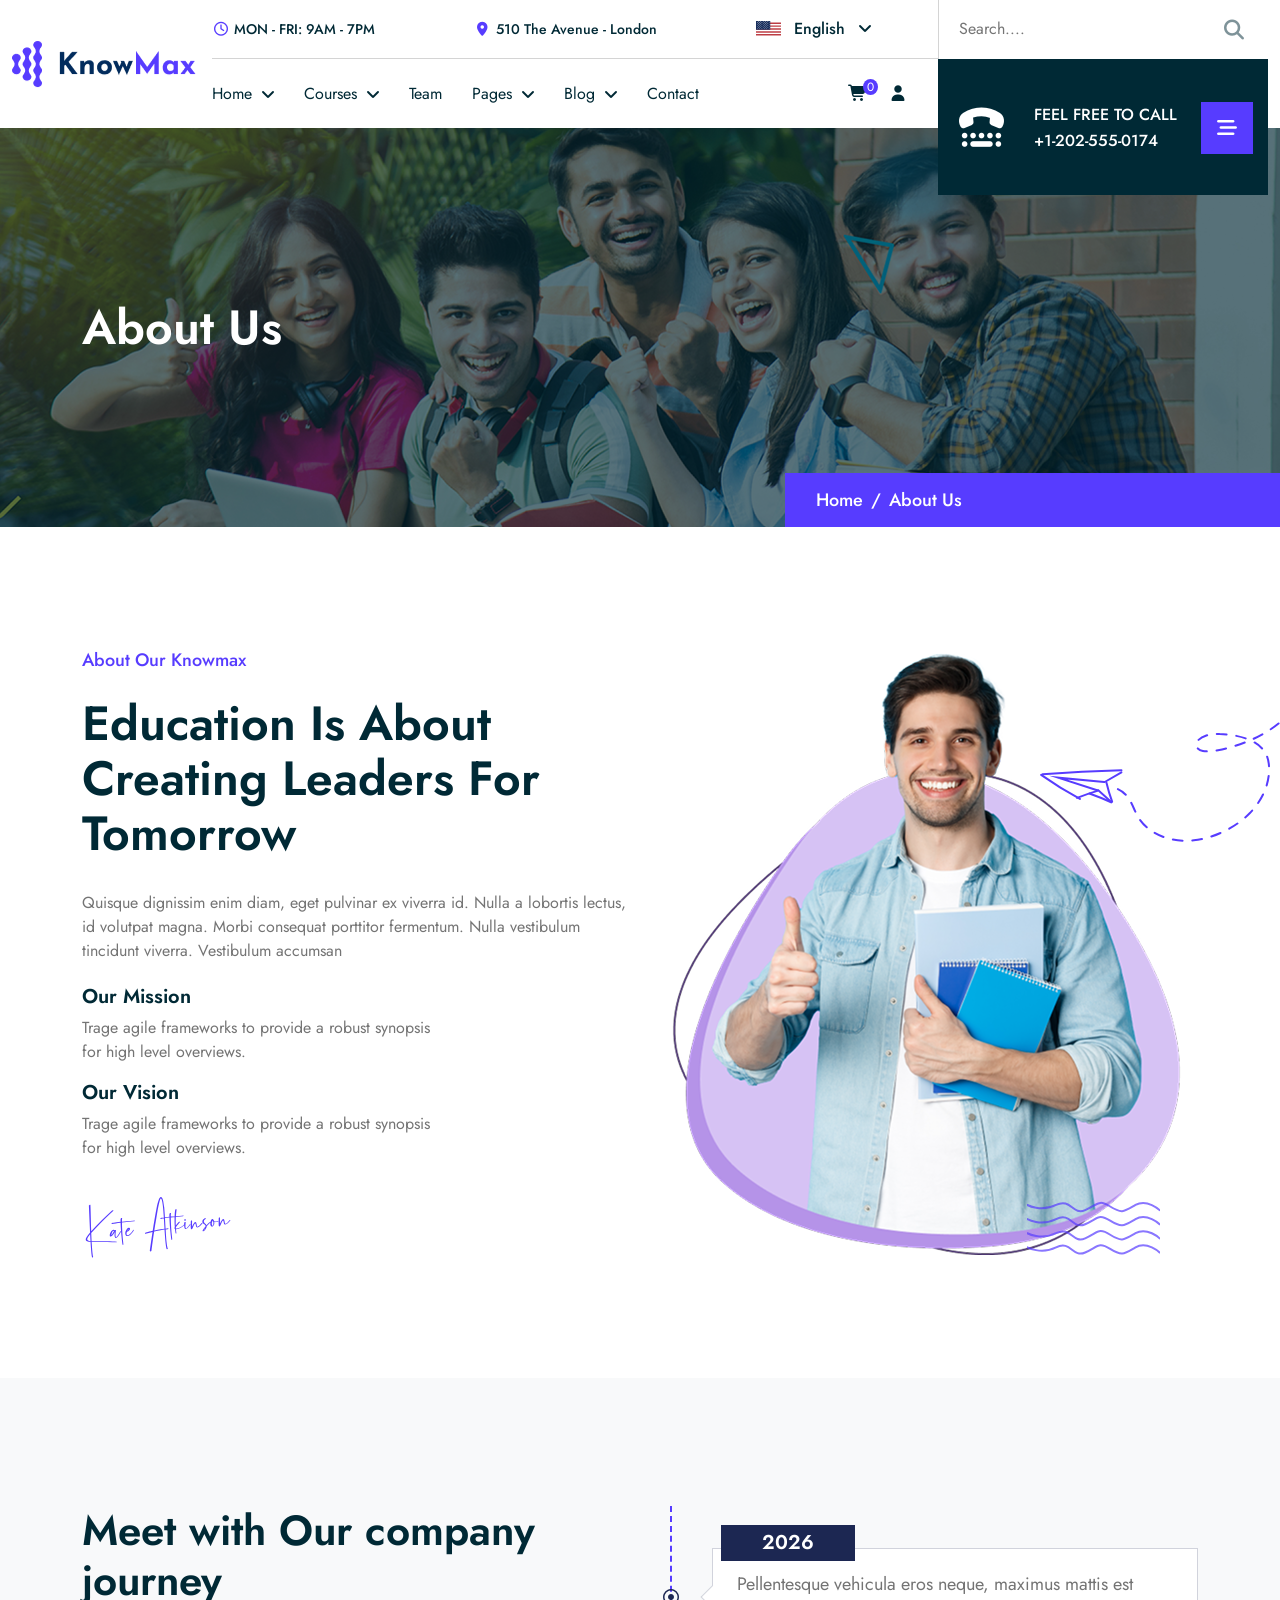
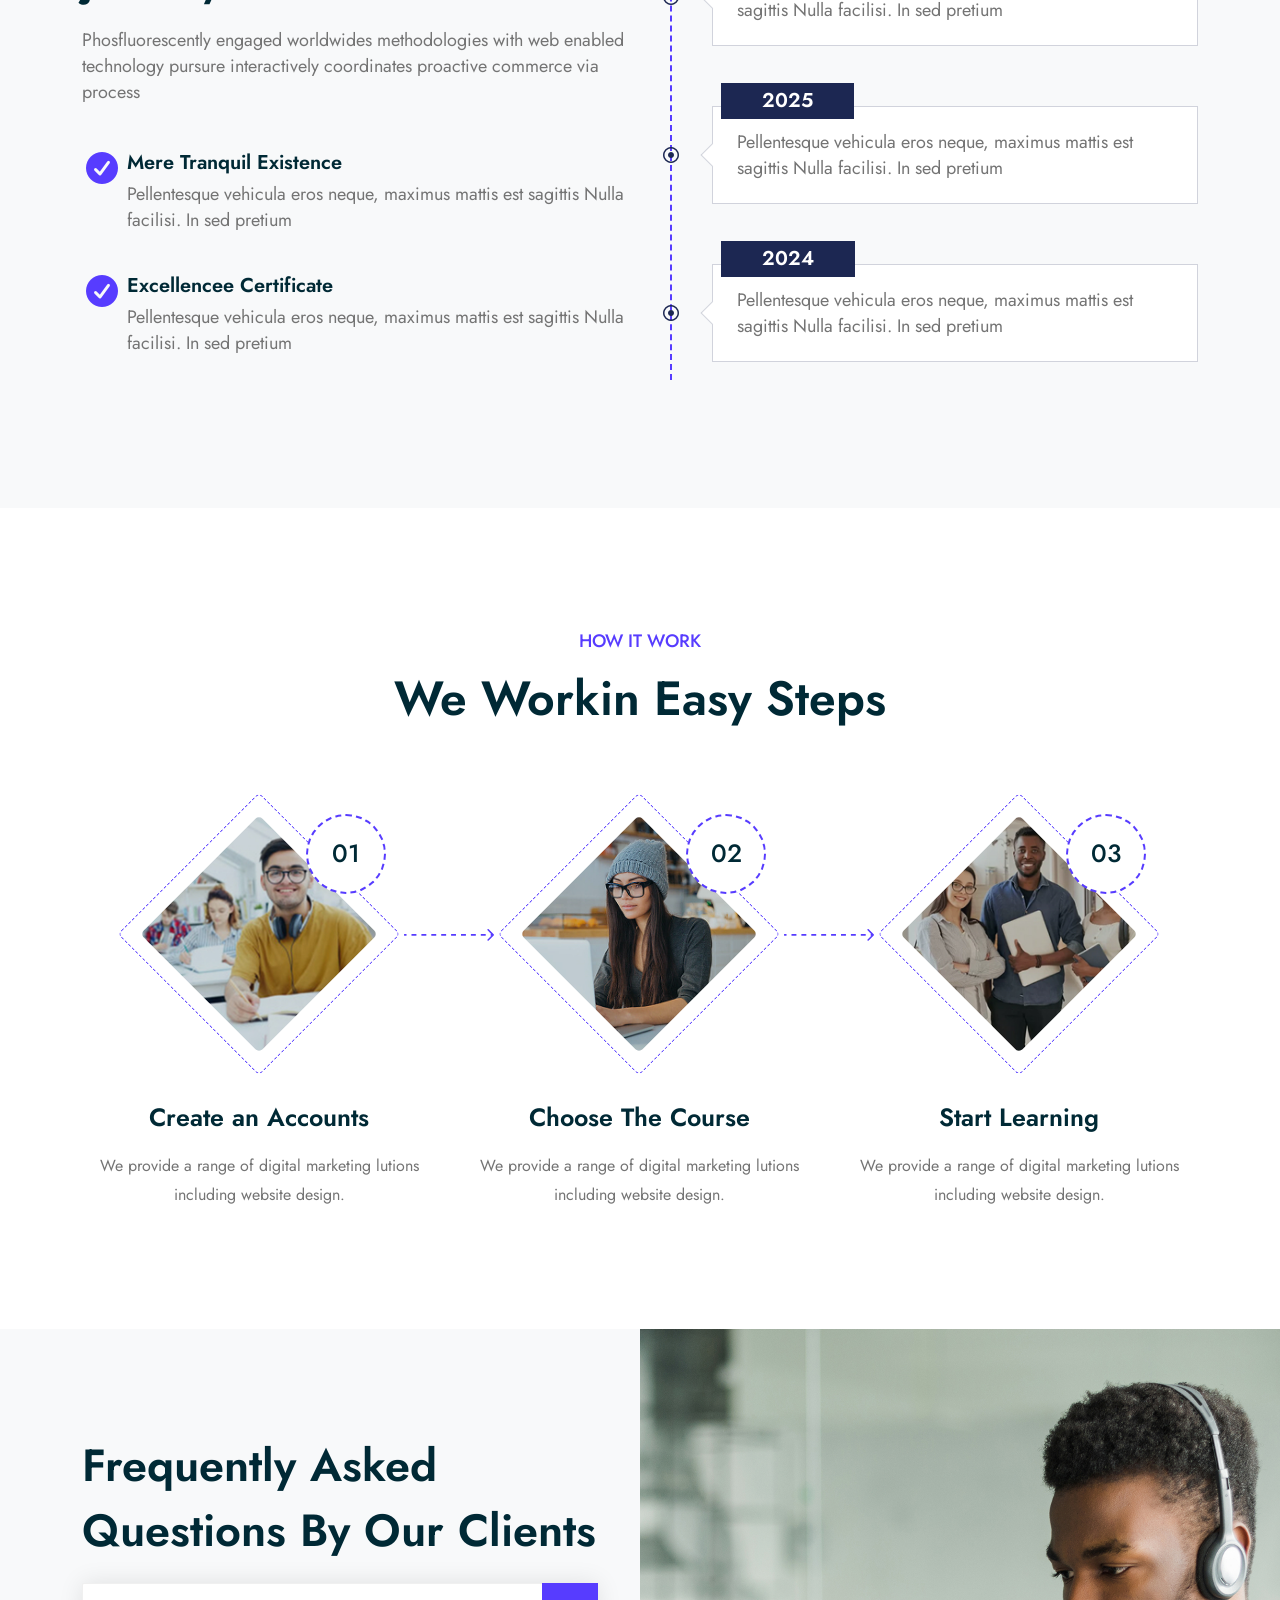
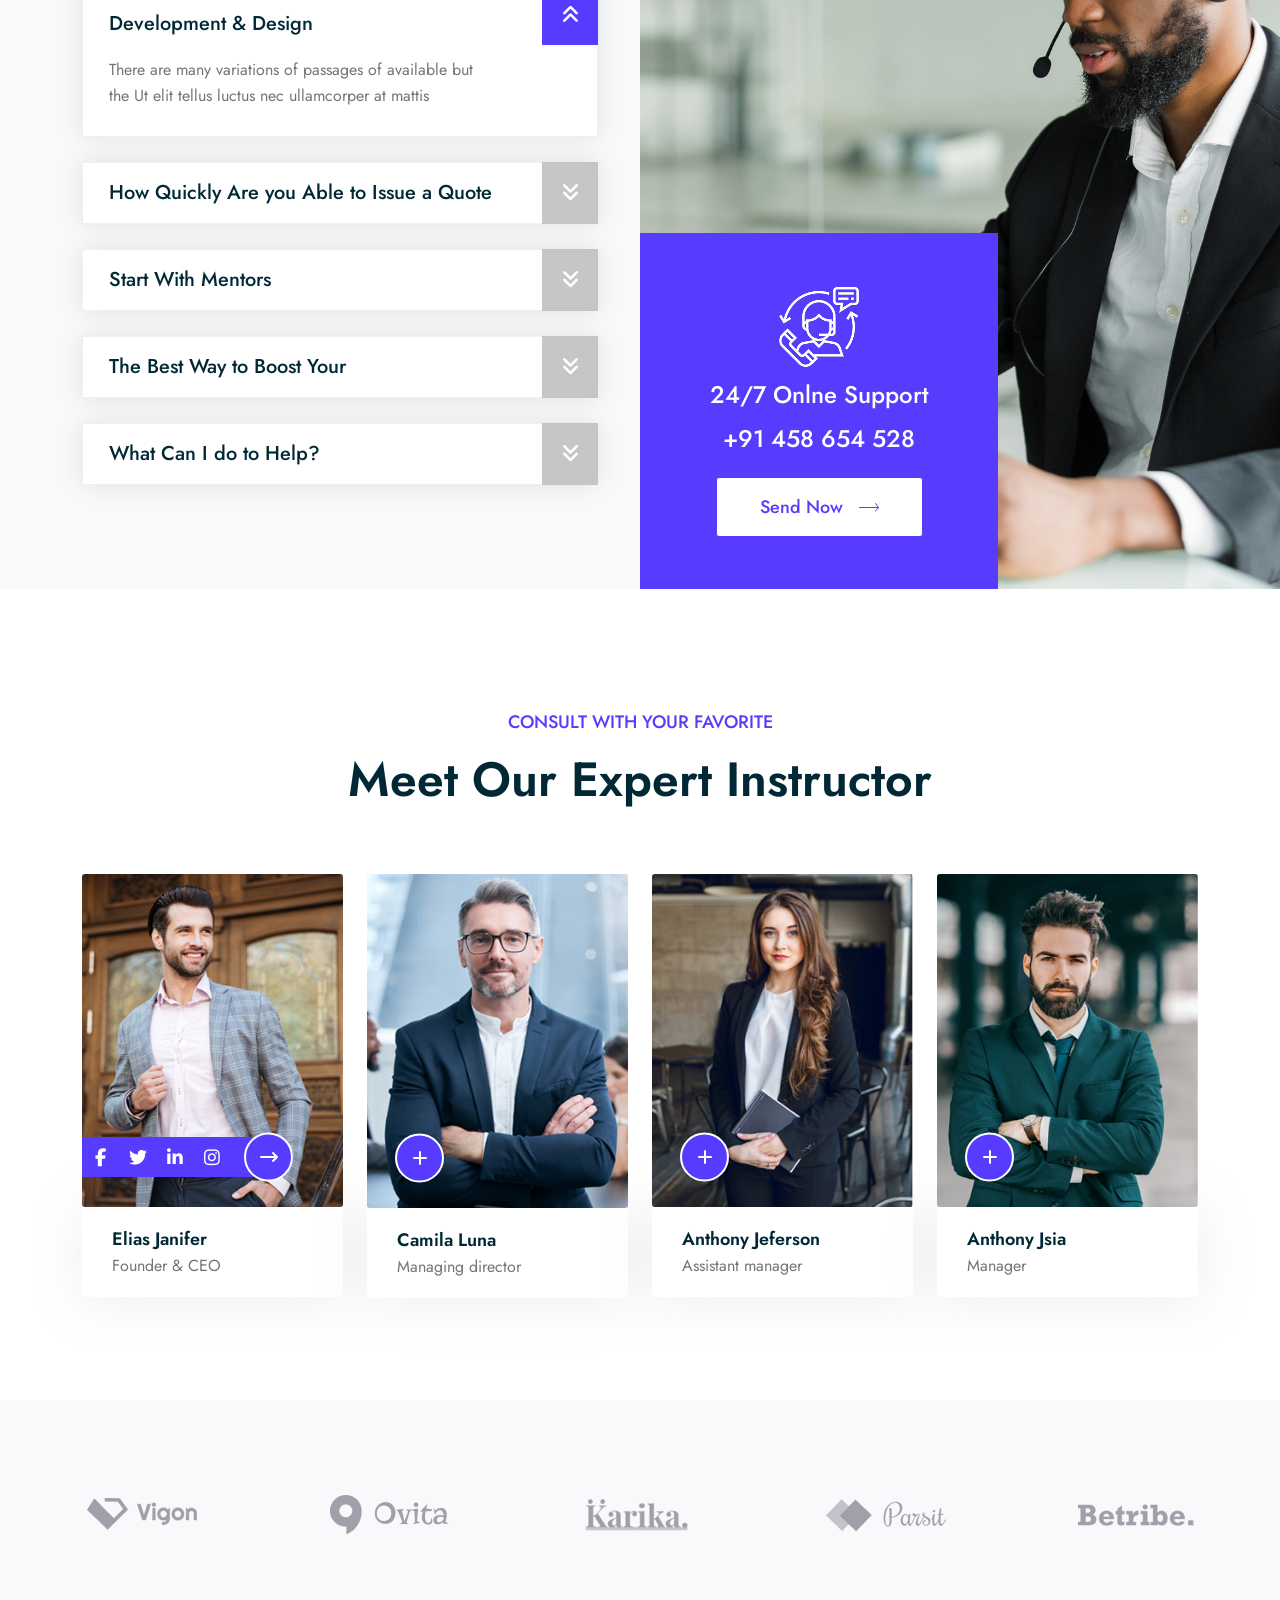
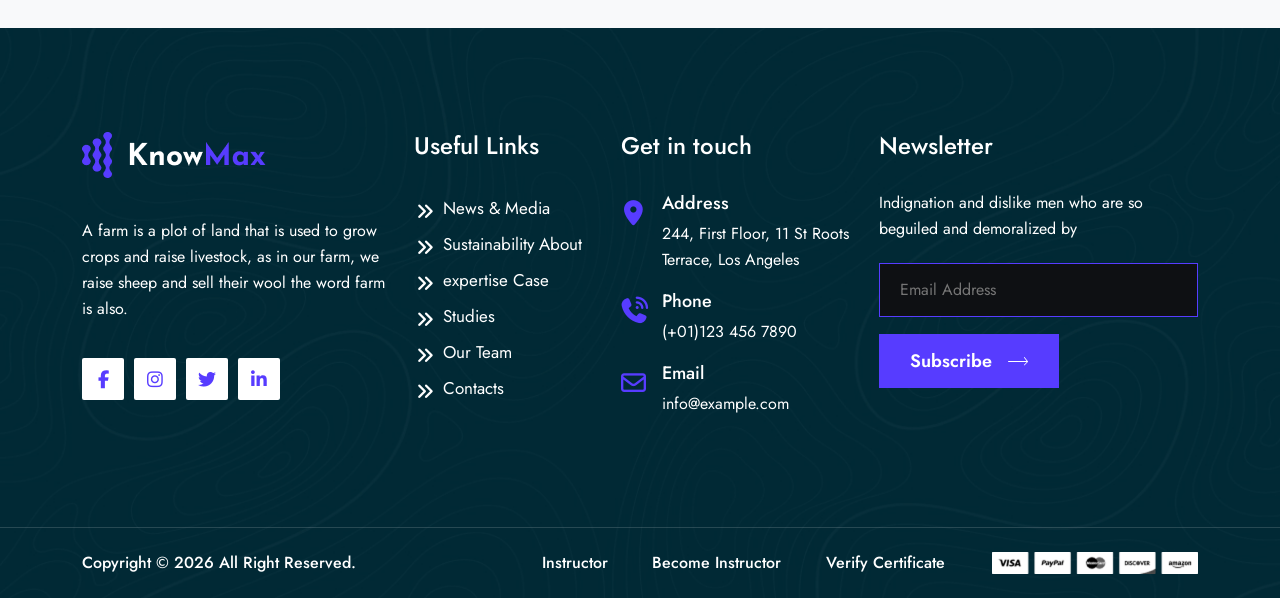
<file: about.html>
<!DOCTYPE html>
<html class="no-js" lang="en">

<head>
  <!-- Meta Tags -->
  <meta charset="utf-8">
  <meta http-equiv="x-ua-compatible" content="ie=edge">
  <meta name="viewport" content="width=device-width, initial-scale=1">
  <meta name="description" content="KnowMax - LMS Online Education Course HTML Template">
  <meta name="author" content="Laralink">
  <!-- Favicon Icon -->
  <link rel="icon" href="assets/img/favicon.png">
  <!-- Site Title -->
  <title>KnowMax - LMS Online Education Course HTML Template</title>
  <link rel="stylesheet" href="assets/css/bootstrap.min.css">
  <link rel="stylesheet" href="assets/css/fontawesome.min.css">
  <link rel="stylesheet" href="assets/css/slick.min.css">
  <link rel="stylesheet" href="assets/css/animate.css">
  <link rel="stylesheet" href="assets/css/lightgallery.min.css">
  <link rel="stylesheet" href="assets/css/odometer.css">
  <link rel="stylesheet" href="assets/css/flag-icon.min.css">
  <link rel="stylesheet" href="assets/css/style.css">
</head>

<body>
  <!-- Start Preloader -->
  <!-- <div class="cs_preloader">
      <div class="cs_preloader_in">
        <span></span>
        <span></span>
      </div>
      <div class="cs_preloader_text">Loading...</div>
    </div> -->
  <!-- End Preloader -->

  <!-- Start Header Section -->
  <header class="cs_site_header cs_style_1 cs_sticky_header">
    <div class="cs_top_header">
      <div class="container">
        <div class="cs_top_header_in">
          <div class="cs_top_header_left"></div>
          <div class="cs_top_header_center">
            <div class="cs_top_header_center_list_wrap">
              <ul class="cs_top_header_center_list cs_mp_0 d-flex">
                <li>
                  <span class="cs_accent_color">
                    <i class="fa-regular fa-clock"></i>
                  </span>
                  <span>MON - FRI: 9AM - 7PM</span>
                </li>
                <li>
                  <span class="cs_accent_color">
                    <i class="fa-solid fa-location-dot"></i>
                  </span>
                  <span>510 The Avenue - London</span>
                </li>
                <li class="cs_language_select">
                  <div class="cs_language_switcher cs_fs_16">
                    <button type="button" name="Language-button" data-lang="EN">
                      <span class="flag-btn flag-icon flag-icon-us"></span>
                      <span class="cs_medium cs_flag_title">English</span>
                      <span><i class="fa-solid fa-angle-down"></i></span>
                    </button>
                  </div>
                  <div class="cs_language_dropdown">
                    <button name="Language-button" data-lang="EN">
                      <span class="flag-btn flag-icon flag-icon-us"></span>
                      <span class="cs_flag_title">English</span>
                    </button>
                    <button data-lang="BN">
                      <span class="flag-btn flag-icon flag-icon-bd"></span>
                      <span class="cs_flag_title">Bengali</span>
                    </button>
                    <button name="Language-button" data-lang="ES">
                      <span class="flag-btn flag-icon flag-icon-es"></span>
                      <span class="cs_flag_title">Spain</span>
                    </button>
                    <button name="Language-button" data-lang="AR">
                      <span class="flag-btn flag-icon flag-icon-sa"></span>
                      <span class="cs_flag_title">Arabic</span>
                    </button>
                    <button name="Language-button" data-lang="ZH">
                      <span class="flag-btn flag-icon flag-icon-cn"></span>
                      <span class="cs_flag_title">China</span>
                    </button>
                    <button name="Language-button" data-lang="DE">
                      <span class="flag-btn flag-icon flag-icon-de"></span>
                      <span class="cs_flag_title">German</span>
                    </button>
                  </div>
                </li>
              </ul>
            </div>
          </div>
          <div class="cs_top_header_right">
            <div class="cs_header_search_form_wrap">
              <form action="#" class="cs_header_search_form">
                <input type="text" placeholder="Search...." class="cs_header_search_field cs_heading_color cs_fs_16">
                <button class="cs_header_submit_btn">
                  <i class="fa-solid fa-magnifying-glass"></i>
                </button>
              </form>
            </div>
          </div>
        </div>
      </div>
    </div>
    <div class="cs_main_header cs_fs_16">
      <div class="container">
        <div class="cs_main_header_in">
          <div class="cs_main_header_left">
            <a class="cs_site_branding" href="index.html" aria-label="Home page link">
              <img src="assets/img/logo.png" alt="Logo">
            </a>
          </div>
          <div class="cs_main_header_center">
            <div class="cs_nav">
              <div class="cs_nav_list_wrap">
                <ul class="cs_nav_list">
                  <li class="menu-item-has-children">
                    <a href="index.html" aria-label="Menu link">Home</a>
                    <ul>
                      <li><a href="index.html" aria-label="Menu link">Default Home</a></li>
                      <li><a href="home-v2.html" aria-label="Menu link">Home V2</a></li>
                      <li><a href="home-v3.html" aria-label="Menu link">Home V3</a></li>
                    </ul>
                  </li>
                  <li class="menu-item-has-children">
                    <a href="course.html" aria-label="Menu link">Courses</a>
                    <ul>
                      <li><a href="course.html" aria-label="Menu link">Courses</a></li>
                      <li><a href="course-details.html" aria-label="Menu link">Courses Details</a></li>
                    </ul>
                  </li>
                  <li>
                    <a href="#" aria-label="Menu link">Team</a>
                  </li>
                  <li class="menu-item-has-children">
                    <a href="#" aria-label="Menu link">Pages</a>
                    <ul>
                      <li><a href="about.html" aria-label="Menu link">About</a></li>
                    </ul>
                  </li>
                  <li class="menu-item-has-children">
                    <a href="blog.html" aria-label="Menu link">Blog</a>
                    <ul>
                      <li><a href="blog.html" aria-label="Menu link">Blog</a></li>
                      <li><a href="blog-details.html" aria-label="Menu link">Blog Details</a></li>
                    </ul>
                  </li>
                  <li><a href="contact.html" aria-label="Menu link">Contact</a></li>
                </ul>
              </div>
            </div>
          </div>
          <div class="cs_main_header_right">
            <ul class="cs_main_header_right_shopping_cart cs_mp_0 d-flex">
              <li>
                <a href="contact.html" aria-label="Menu link">
                  <i class="fa-solid fa-cart-shopping"></i>
                  <span class="cs_cart_label">0</span>
                </a>
              </li>
              <li>
                <a href="contact.html" aria-label="Menu link">
                  <i class="fa-solid fa-user"></i>
                </a>
              </li>
            </ul>
            <div class="cs_main_header_right_cta">
              <div class="cs_main_header_right_cta_wrapper">
                <ul class="cs_mp_0">
                  <li>
                    <div class="cs_center justify-content-between">
                      <span><i class="fa-solid fa-tty"></i></span>
                      <div>
                        <p class="mb-0 cs_medium">Feel Free To Call</p>
                        <a href="tel:+1234567890" class="cs_fs_16 cs_medium">+1-202-555-0174</a>
                      </div>
                      <span class="cs_center"><i class="fa-solid fa-bars-staggered"></i></span>
                    </div>
                  </li>
                </ul>
              </div>
            </div>
          </div>
        </div>
      </div>
    </div>
  </header>
  <!-- End Header Section -->

  <!-- Start of Page Header Section -->
  <section class="cs_page_header_style_1 cs_bg_filed position-relative" data-src="assets/img/page_header_image.jpg">
    <div class="cs_page_header_overlay"></div>
    <div class="container">
      <div class="cs_heading_style_3">
        <h1 class="cs_page_heading_style_1 cs_fs_48 cs_white_color mb-0 wow fadeInDown">About Us</h1>
      </div>
      <ol class="cs_breadcrumb_style_1 cs_fs_18 cs_medium breadcrumb mb-0">
        <li class="breadcrumb-item"><a href="/" aria-label="Back to home button">Home</a></li>
        <li class="breadcrumb-item active">About Us</li>
      </ol>
    </div>
  </section>
  <!-- End of Page Header Section -->

  <!-- Start of About Section -->
  <section class="cs_about_style_3">
    <div class="cs_height_120 cs_height_lg_80"></div>
    <div class="container">
      <div class="row align-items-lg-center cs_gap_y_40">
        <div class="col-lg-6 order-lg-2">
          <div class="cs_about_image position-relative">
            <div class="cs_about_image_arrow_shape">
              <img src="assets/img/about_arrow_shape.svg" alt="">
            </div>
            <img src="assets/img/about_image.png" alt="about image">
            <div class="cs_about_image_wave_shape">
              <img src="assets/img/about_wave_shape.svg" alt="">
            </div>
          </div>
        </div>
        <div class="col-lg-6">
          <div class="cs_about_content">
            <p class="cs_minititle cs_fs_18 cs_medium cs_accent_color cs_mb_23">About Our Knowmax</p>
            <h2 class="cs_title cs_fs_48 cs_mb_30">Education Is About Creating Leaders For Tomorrow</h2>
            <p class="cs_details cs_mb_20">
              Quisque dignissim enim diam, eget pulvinar ex viverra id. Nulla a lobortis lectus, id volutpat magna.
              Morbi consequat porttitor fermentum. Nulla vestibulum tincidunt viverra. Vestibulum accumsan
            </p>
            <ul class="cs_about_list_wrapper cs_mp_0">
              <li class="cs_about_list">
                <h3 class="cs_list_title cs_fs_20 cs_mb_5">Our Mission</h3>
                <p class="cs_list_details mb-0">Trage agile frameworks to provide a robust synopsis for high level
                  overviews.
                </p>
              </li>
              <li>
                <h3 class="cs_list_title cs_fs_20 cs_mb_5">Our Vision</h3>
                <p class="cs_list_details mb-0">Trage agile frameworks to provide a robust synopsis for high level
                  overviews.</p>
              </li>
            </ul>
            <div class="cs_height_30 cs_height_lg_20"></div>
            <div class="cs_about_sign">
              <img src="assets/img/about_sign.svg" alt="">
            </div>
          </div>
        </div>
      </div>
    </div>
    <div class="cs_height_120 cs_height_lg_80"></div>
  </section>
  <!-- End of About Section -->

  <!-- Start Company history -->
  <section class="cs_company_history" id="history">
    <div class="cs_height_128 cs_height_lg_80"></div>
    <div class="container">
      <div class="row cs_gap_y_40">
        <div class="col-lg-6">
          <div class="cs_about_content cs_mb_45 cs_mb_lg_25">
            <h2 class="cs_section_title cs_fs_40 cs_mb_20" data-aos="fade-down">Meet with Our company journey</h2>
            <p class="cs_section_details cs_fs_18 mb-0">Phosfluorescently engaged worldwides methodologies with web
              enabled technology
              pursure interactively coordinates proactive commerce via process
            </p>
          </div>
          <ul class="cs_about_feature_list cs_fs_18 mb-0 list-unstyled">
            <li>
              <span class="cs_feature_list_icon"><i class="fa-solid fa-circle-check"></i></span>
              <div>
                <h3 class="cs_fs_20 cs_mb_5">Mere Tranquil Existence</h3>
                <p class="cs_fs_18 mb-0">Pellentesque vehicula eros neque, maximus mattis est sagittis Nulla facilisi.
                  In sed pretium </p>
              </div>
            </li>
            <li>
              <span class="cs_feature_list_icon"><i class="fa-solid fa-circle-check"></i></span>
              <div>
                <h3 class="cs_fs_20 cs_mb_5">Excellencee Certificate</h3>
                <p class="cs_fs_18 mb-0">Pellentesque vehicula eros neque, maximus mattis est sagittis Nulla facilisi.
                  In sed pretium </p>
              </div>
            </li>
          </ul>
        </div>
        <div class="col-lg-6">
          <div class="cs_timeline_wrapper">
            <div class="cs_timeline">
              <p class="cs_fs_18 mb-0">Pellentesque vehicula eros neque, maximus mattis est sagittis Nulla facilisi. In
                sed pretium </p>
              <div class="cs_year">
                <h3 class="cs_fs_20 cs_white_color mb-0">2026</h3>
              </div>
            </div>
            <div class="cs_timeline">
              <p class="cs_fs_18 mb-0">Pellentesque vehicula eros neque, maximus mattis est sagittis Nulla facilisi. In
                sed pretium </p>
              <div class="cs_year">
                <h3 class="cs_fs_20 cs_white_color mb-0">2025</h3>
              </div>
            </div>
            <div class="cs_timeline">
              <p class="cs_fs_18 mb-0">Pellentesque vehicula eros neque, maximus mattis est sagittis Nulla facilisi. In
                sed pretium </p>
              <div class="cs_year">
                <h3 class="cs_fs_20 cs_white_color mb-0">2024</h3>
              </div>
            </div>
          </div>
        </div>
      </div>
    </div>
    <div class="cs_height_128 cs_height_lg_80"></div>
  </section>
  <!-- End Company history -->

  <!-- Start of How We Work Section -->
  <section class="cs_work_section_1">
    <div class="cs_height_120 cs_height_lg_80"></div>
    <div class="container">
      <div class="cs_heading_style_2 cs_center_column text-center">
        <p class="cs_minititle cs_fs_18 cs_medium cs_accent_color cs_mb_10">How it Work</p>
        <h2 class="cs_title cs_fs_48 mb-0">We Workin Easy Steps</h2>
      </div>
      <div class="cs_height_60 cs_height_lg_45"></div>
      <div class="row cs_gap_y_24 justify-content-center">
        <div class="col-lg-4 col-md-6">
          <div class="cs_work_style_1 cs_radius_3">
            <div class="cs_work_thumbnail_wrapper position-relative">
              <div class="cs_work_thumbnail position-relative">
                <div class="cs_work_thumbnail_in">
                  <div class="cs_work_thumb_image position-relative">
                    <img src="assets/img/v2_work_image_1.jpg" alt="">
                  </div>
                </div>
              </div>
              <div class="cs_work_thumb_number cs_heading_color cs_fs_25 cs_medium cs_center">01</div>
              <div class="cs_work_thumb_arrow">
                <img src="assets/img/work_arrow.svg" alt="">
              </div>
            </div>
            <div class="cs_work_info text-center">
              <h3 class="cs_work_title cs_fs_25 cs_mb_16">Create an Accounts</h3>
              <p class="cs_work_details mb-0">We provide a range of digital marketing lutions including website design.
              </p>
            </div>
          </div>
        </div>
        <div class="col-lg-4 col-md-6">
          <div class="cs_work_style_1 cs_radius_3">
            <div class="cs_work_thumbnail_wrapper position-relative">
              <div class="cs_work_thumbnail position-relative">
                <div class="cs_work_thumbnail_in">
                  <div class="cs_work_thumb_image position-relative">
                    <img src="assets/img/v2_work_image_2.jpg" alt="">
                  </div>
                </div>
              </div>
              <div class="cs_work_thumb_number cs_heading_color cs_fs_25 cs_medium cs_center">02</div>
              <div class="cs_work_thumb_arrow">
                <img src="assets/img/work_arrow.svg" alt="">
              </div>
            </div>
            <div class="cs_work_info text-center">
              <h3 class="cs_work_title cs_fs_25 cs_mb_16">Choose The Course</h3>
              <p class="cs_work_details mb-0">We provide a range of digital marketing lutions including website design.
              </p>
            </div>
          </div>
        </div>
        <div class="col-lg-4 col-md-6">
          <div class="cs_work_style_1 cs_radius_3">
            <div class="cs_work_thumbnail_wrapper position-relative">
              <div class="cs_work_thumbnail position-relative">
                <div class="cs_work_thumbnail_in">
                  <div class="cs_work_thumb_image position-relative">
                    <img src="assets/img/v2_work_image_3.jpg" alt="">
                  </div>
                </div>
              </div>
              <div class="cs_work_thumb_number cs_heading_color cs_fs_25 cs_medium cs_center">03</div>
            </div>
            <div class="cs_work_info text-center">
              <h3 class="cs_work_title cs_fs_25 cs_mb_16">Start Learning</h3>
              <p class="cs_work_details mb-0">We provide a range of digital marketing lutions including website design.
              </p>
            </div>
          </div>
        </div>
      </div>
    </div>
    <div class="cs_height_120 cs_height_lg_80"></div>
  </section>
  <!-- End of How We Work Section -->

  <!-- Start of FAQ Section  -->
  <section class="cs_faq_section_1 cs_bg_primary">
    <div class="container">
      <div class="row cs_gap_y_24">
        <div class="col-lg-6 col-md-12">
          <div class="cs_faq_style_1 cs_center flex-column">
            <div class="cs_faq_heading">
              <h2 class="cs_faq_title cs_fs_45">Frequently Asked Questions By Our Clients</h2>
            </div>
            <div class="cs_faq_body">
              <div class="cs_accordian_wrapper_1">
                <div class="cs_accordian cs_style_1 active">
                  <div class="cs_accordian_head position-relative">
                    <h3 class="cs_accordian_title cs_fs_20 cs_medium mb-0">Development & Design</h3>
                    <span class="cs_accordian_toggler cs_center position-absolute">
                      <span class="cs_accordian_toggler_icon">
                        <i class="fa-solid fa-angles-down"></i>
                      </span>
                    </span>
                  </div>
                  <div class="cs_accordian_body">There are many variations of passages of available but the Ut elit
                    tellus luctus nec ullamcorper at mattis</div>
                </div>
                <div class="cs_accordian cs_style_1">
                  <div class="cs_accordian_head position-relative">
                    <h3 class="cs_accordian_title cs_fs_20 cs_medium mb-0">How Quickly Are you Able to Issue a Quote
                    </h3>
                    <span class="cs_accordian_toggler cs_center position-absolute">
                      <span class="cs_accordian_toggler_icon">
                        <i class="fa-solid fa-angles-down"></i>
                      </span>
                    </span>
                  </div>
                  <div class="cs_accordian_body">There are many variations of passages of available but the Ut elit
                    tellus luctus nec ullamcorper at mattis</div>
                </div>
                <div class="cs_accordian cs_style_1">
                  <div class="cs_accordian_head position-relative">
                    <h3 class="cs_accordian_title cs_fs_20 cs_medium mb-0">Start With Mentors</h3>
                    <span class="cs_accordian_toggler cs_center position-absolute">
                      <span class="cs_accordian_toggler_icon">
                        <i class="fa-solid fa-angles-down"></i>
                      </span>
                    </span>
                  </div>
                  <div class="cs_accordian_body">There are many variations of passages of available but the Ut elit
                    tellus luctus nec ullamcorper at mattis</div>
                </div>
                <div class="cs_accordian cs_style_1">
                  <div class="cs_accordian_head position-relative">
                    <h3 class="cs_accordian_title cs_fs_20 cs_medium mb-0">The Best Way to Boost Your</h3>
                    <span class="cs_accordian_toggler cs_center position-absolute">
                      <span class="cs_accordian_toggler_icon">
                        <i class="fa-solid fa-angles-down"></i>
                      </span>
                    </span>
                  </div>
                  <div class="cs_accordian_body">There are many variations of passages of available but the Ut elit
                    tellus luctus nec ullamcorper at mattis</div>
                </div>
                <div class="cs_accordian cs_style_1">
                  <div class="cs_accordian_head position-relative">
                    <h3 class="cs_accordian_title cs_fs_20 cs_medium mb-0">What Can I do to Help?</h3>
                    <span class="cs_accordian_toggler cs_center position-absolute">
                      <span class="cs_accordian_toggler_icon">
                        <i class="fa-solid fa-angles-down"></i>
                      </span>
                    </span>
                  </div>
                  <div class="cs_accordian_body">There are many variations of passages of available but the Ut elit
                    tellus luctus nec ullamcorper at mattis</div>
                </div>
              </div>
            </div>
          </div>
        </div>
        <div class="col-lg-6 col-md-12">
          <div class="cs_faq_thumbnail cs_bg_filed d-flex align-items-end" data-src="assets/img/faq_image_1.jpg">
            <div class="cs_faq_thumb_info cs_center_column">
              <div class="cs_faq_thumb_info_icon">
                <img src="assets/img/cta_icon_1.png" alt="">
              </div>
              <p class="cs_faq_thumb_info_title cs_fs_24 cs_medium cs_mb_8">24/7 Onlne Support</p>
              <p class="cs_faq_thumb_info_contact cs_fs_24 cs_medium cs_mb_20"><a href="tel:+91458654528">+91 458 654
                  528</a></p>
              <button type="button" class="cs_fs_18 cs_btn_style_1 cs_radius_3">
                <Span>Send Now</Span>
                <span class="cs_btn_right_arrow cs_center">
                  <svg xmlns="http://www.w3.org/2000/svg" width="20" height="20" viewBox="0 0 20 20" fill="none">
                    <path
                      d="M19.5866 11H0.41235C0.184269 11 0 10.7715 0 10.4886C0 10.2058 0.184269 9.97723 0.41235 9.97723H18.5906L16.0881 6.87375C15.927 6.67399 15.927 6.34958 16.0881 6.14982C16.2492 5.95006 16.5108 5.95006 16.6718 6.14982L19.8792 10.1274C19.9977 10.2745 20.0325 10.4934 19.9681 10.6852C19.9036 10.8753 19.7529 11 19.5866 11Z"
                      fill="currentColor" />
                    <path
                      d="M16.3435 14.4236C16.2384 14.4236 16.1333 14.3838 16.0538 14.3031C15.8935 14.1428 15.8935 13.8825 16.0538 13.7223L19.2487 10.5274C19.4089 10.3672 19.6692 10.3672 19.8294 10.5274C19.9897 10.6877 19.9897 10.9479 19.8294 11.1082L16.6346 14.3031C16.5538 14.3838 16.4487 14.4236 16.3435 14.4236Z"
                      fill="currentColor" />
                  </svg>
                </span>
              </button>
            </div>
          </div>
        </div>
      </div>
    </div>
  </section>
  <!-- End of FAQ Section  -->

  <!-- Start of Team Section -->
  <section class="cs_team_section_3">
    <div class="cs_height_120 cs_height_lg_80"></div>
    <div class="container">
      <div class="cs_heading_style_2 cs_center_column text-center">
        <p class="cs_minititle cs_fs_18 cs_medium cs_accent_color cs_mb_10">Consult with your favorite</p>
        <h2 class="cs_title cs_fs_48 mb-0">Meet Our Expert Instructor</h2>
      </div>
      <div class="cs_height_60 cs_height_lg_45"></div>
      <div class="row cs_gap_y_24">
        <div class="col-lg-3 col-sm-6">
          <div class="cs_team_style_3">
            <div class="cs_team_thumb">
              <div class="cs_team_thumb_img">
                <img src="assets/img/v3_team_thumb_1.jpg" alt="Trainer Image">
              </div>
              <div class="cs_social_links active">
                <div class="cs_social_btns mt-0">
                  <a href="#" aria-label="Social link">
                    <i class="fa-brands fa-facebook-f"></i>
                  </a>
                  <a href="#" aria-label="Social link">
                    <i class="fa-brands fa-twitter"></i>
                  </a>
                  <a href="#" aria-label="Social link">
                    <i class="fa-brands fa-linkedin-in"></i>
                  </a>
                  <a href="#" aria-label="Social link">
                    <i class="fa-brands fa-instagram"></i>
                  </a>
                </div>
                <span class="cs_social_toggle cs_center active">
                  <i class="fa-solid fa-plus"></i>
                </span>
              </div>
            </div>
            <div class="cs_team_info">
              <h3 class="cs_team_title cs_fs_18 cs_mb_1">Elias Janifer</h3>
              <h4 class="cs_team_designation cs_normal cs_fs_16 cs_body_color mb-0">Founder & CEO</h4>
            </div>
          </div>
        </div>
        <div class="col-lg-3 col-sm-6">
          <div class="cs_team_style_3">
            <div class="cs_team_thumb">
              <div class="cs_team_thumb_img">
                <img src="assets/img/v3_team_thumb_2.jpg" alt="Trainer Image">
              </div>
              <div class="cs_social_links">
                <div class="cs_social_btns mt-0">
                  <a href="#" aria-label="Social link">
                    <i class="fa-brands fa-facebook-f"></i>
                  </a>
                  <a href="#" aria-label="Social link">
                    <i class="fa-brands fa-twitter"></i>
                  </a>
                  <a href="#" aria-label="Social link">
                    <i class="fa-brands fa-linkedin-in"></i>
                  </a>
                  <a href="#" aria-label="Social link">
                    <i class="fa-brands fa-instagram"></i>
                  </a>
                </div>
                <span class="cs_social_toggle cs_center">
                  <i class="fa-solid fa-plus"></i>
                </span>
              </div>
            </div>
            <div class="cs_team_info">
              <h3 class="cs_team_title cs_fs_18 cs_mb_1">Camila Luna</h3>
              <h4 class="cs_team_designation cs_normal cs_fs_16 cs_body_color mb-0">Managing director</h4>
            </div>
          </div>
        </div>
        <div class="col-lg-3 col-sm-6">
          <div class="cs_team_style_3">
            <div class="cs_team_thumb">
              <div class="cs_team_thumb_img">
                <img src="assets/img/v3_team_thumb_3.jpg" alt="Trainer Image">
              </div>
              <div class="cs_social_links">
                <div class="cs_social_btns mt-0">
                  <a href="#" aria-label="Social link">
                    <i class="fa-brands fa-facebook-f"></i>
                  </a>
                  <a href="#" aria-label="Social link">
                    <i class="fa-brands fa-twitter"></i>
                  </a>
                  <a href="#" aria-label="Social link">
                    <i class="fa-brands fa-linkedin-in"></i>
                  </a>
                  <a href="#" aria-label="Social link">
                    <i class="fa-brands fa-instagram"></i>
                  </a>
                </div>
                <span class="cs_social_toggle cs_center">
                  <i class="fa-solid fa-plus"></i>
                </span>
              </div>
            </div>
            <div class="cs_team_info">
              <h3 class="cs_team_title cs_fs_18 cs_mb_1">Anthony Jeferson</h3>
              <h4 class="cs_team_designation cs_normal cs_fs_16 cs_body_color mb-0">Assistant manager</h4>
            </div>
          </div>
        </div>
        <div class="col-lg-3 col-sm-6">
          <div class="cs_team_style_3">
            <div class="cs_team_thumb">
              <div class="cs_team_thumb_img">
                <img src="assets/img/v3_team_thumb_4.jpg" alt="Trainer Image">
              </div>
              <div class="cs_social_links">
                <div class="cs_social_btns mt-0">
                  <a href="#" aria-label="Social link">
                    <i class="fa-brands fa-facebook-f"></i>
                  </a>
                  <a href="#" aria-label="Social link">
                    <i class="fa-brands fa-twitter"></i>
                  </a>
                  <a href="#" aria-label="Social link">
                    <i class="fa-brands fa-linkedin-in"></i>
                  </a>
                  <a href="#" aria-label="Social link">
                    <i class="fa-brands fa-instagram"></i>
                  </a>
                </div>
                <span class="cs_social_toggle cs_center">
                  <i class="fa-solid fa-plus"></i>
                </span>
              </div>
            </div>
            <div class="cs_team_info">
              <h3 class="cs_team_title cs_fs_18 cs_mb_1">Anthony Jsia</h3>
              <h4 class="cs_team_designation cs_normal cs_fs_16 cs_body_color mb-0">Manager</h4>
            </div>
          </div>
        </div>
      </div>
    </div>
    <div class="cs_height_102 cs_height_lg_80"></div>
  </section>
  <!-- End of Team Section -->

  <!-- Starts of Client/Brand Section -->
  <div class="cs_brands_section_1 cs_bg_primary">
    <div class="cs_height_94 cs_height_lg_70"></div>
    <div class="container">
      <div class="cs_slider cs_style_1 cs_slider_gap_166">
        <div class="cs_slider_container" data-autoplay="0" data-loop="1" data-speed="600" data-center="0"
          data-variable-width="0" data-slides-per-view="responsive" data-xs-slides="3" data-sm-slides="4"
          data-md-slides="5" data-lg-slides="5" data-add-slides="5">
          <div class="cs_slider_wrapper overflow-hidden">
            <div class="cs_slide">
              <div class="cs_brands_style_1">
                <div class="cs_brands_logo">
                  <img src="assets/img/brands_1.svg" alt="">
                </div>
              </div>
            </div>
            <div class="cs_slide">
              <div class="cs_brands_style_1">
                <div class="cs_brands_logo">
                  <img src="assets/img/brands_2.svg" alt="">
                </div>
              </div>
            </div>
            <div class="cs_slide">
              <div class="cs_brands_style_1">
                <div class="cs_brands_logo">
                  <img src="assets/img/brands_3.svg" alt="">
                </div>
              </div>
            </div>
            <div class="cs_slide">
              <div class="cs_brands_style_1">
                <div class="cs_brands_logo">
                  <img src="assets/img/brands_4.svg" alt="">
                </div>
              </div>
            </div>
            <div class="cs_slide">
              <div class="cs_brands_style_1">
                <div class="cs_brands_logo">
                  <img src="assets/img/brands_5.svg" alt="">
                </div>
              </div>
            </div>
            <div class="cs_slide">
              <div class="cs_brands_style_1">
                <div class="cs_brands_logo">
                  <img src="assets/img/brands_1.svg" alt="">
                </div>
              </div>
            </div>
          </div>
        </div>
      </div>
    </div>
    <div class="cs_height_93 cs_height_lg_65"></div>
  </div>
  <!-- End of Client/Brand Section -->

  <!-- Start of Footer -->
  <footer class="cs_footer_section_style_1 cs_bg_filed" data-src="assets/img/footer_bg.jpg">
    <div class="container">
      <div class="cs_footer_row cs_white_color">
        <div class="cs_footer_col">
          <div class="cs_footer_widget">
            <div class="cs_footer_text_widget">
              <img src="assets/img/footer_logo.png" alt="Logo">
              <p>A farm is a plot of land that is used to grow crops and raise livestock, as in our farm, we raise sheep
                and sell their wool the word farm is also.</p>
            </div>
            <div class="cs_social_btns">
              <a href="#" aria-label="Social link">
                <i class="fa-brands fa-facebook-f"></i>
              </a>
              <a href="#" aria-label="Social link">
                <i class="fa-brands fa-instagram"></i>
              </a>
              <a href="#" aria-label="Social link">
                <i class="fa-brands fa-twitter"></i>
              </a>
              <a href="#" aria-label="Social link">
                <i class="fa-brands fa-linkedin-in"></i>
              </a>
            </div>
          </div>
        </div>
        <div class="cs_footer_col">
          <div class="cs_footer_widget">
            <h2 class="cs_footer_widget_title cs_white_color">Useful Links</h2>
            <ul class="cs_footer_widget_menu cs_mp_0">
              <li>
                <span class="cs_footer_widget_menu_icon_style_1"><i class="fa-solid fa-angles-right"></i></span>
                <a href="blog.html" aria-label="Footer link">News & Media</a>
              </li>
              <li>
                <span class="cs_footer_widget_menu_icon_style_1"><i class="fa-solid fa-angles-right"></i></span>
                <a href="about.html" aria-label="Footer link">Sustainability About</a>
              </li>
              <li>
                <span class="cs_footer_widget_menu_icon_style_1"><i class="fa-solid fa-angles-right"></i></span>
                <a href="#">expertise Case</a>
              </li>
              <li>
                <span class="cs_footer_widget_menu_icon_style_1"><i class="fa-solid fa-angles-right"></i></span>
                <a href="#" aria-label="Footer link">Studies</a>
              </li>
              <li>
                <span class="cs_footer_widget_menu_icon_style_1"><i class="fa-solid fa-angles-right"></i></span>
                <a href="#" aria-label="Footer link">Our Team</a>
              </li>
              <li>
                <span class="cs_footer_widget_menu_icon_style_1"><i class="fa-solid fa-angles-right"></i></span>
                <a href="contact.html" aria-label="Footer link">Contacts</a>
              </li>
            </ul>
          </div>
        </div>
        <div class="cs_footer_col">
          <div class="cs_footer_widget">
            <h2 class="cs_footer_widget_title cs_white_color">Get in touch</h2>
            <ul class="cs_footer_widget_menu cs_mp_0">
              <li>
                <span class="cs_footer_widget_menu_icon_style_2"><i class="fa-solid fa-location-dot"></i></span>
                <div>
                  <h3 class="cs_mb_5 cs_white_color cs_fs_18 cs_medium">Address</h3>
                  <p class="mb-0 cs_fs_16">244, First Floor, 11 St Roots Terrace, Los Angeles</p>
                </div>
              </li>
              <li>
                <span class="cs_footer_widget_menu_icon_style_2 ">
                  <i class="fa-solid fa-phone-volume"></i>
                </span>
                <div>
                  <h3 class="cs_mb_5 cs_white_color cs_fs_18 cs_medium">Phone</h3>
                  <a href="tel:+1234567890" class="cs_fs_16">(+01)123 456 7890</a>
                </div>
              </li>
              <li>
                <span class="cs_footer_widget_menu_icon_style_2 ">
                  <i class="fa-regular fa-envelope"></i>
                </span>
                <div>
                  <h3 class="cs_mb_5 cs_white_color cs_fs_18 cs_medium">Email</h3>
                  <a href="mailto:info@example.com" class="mb-0 cs_fs_16">info@example.com</a>
                </div>
              </li>
            </ul>
          </div>
        </div>
        <div class="cs_footer_col">
          <div class="cs_footer_widget">
            <h2 class="cs_footer_widget_title cs_white_color">Newsletter</h2>
            <div class="cs_footer_text_widget">
              <p>Indignation and dislike men who are so beguiled and demoralized by</p>
            </div>
          </div>
          <div class="cs_footer_widget">
            <form action="#" class="cs_newsletter cs_style_1">
              <input type="email" name="email" placeholder="Email Address" class="cs_newsletter_input"
                autocomplete="email">
              <button type="submit" class="cs_newsletter_btn cs_fs_18 wow fadeInRight">
                <Span>Subscribe</Span>
                <span class="cs_btn_right_arrow cs_center ">
                  <svg xmlns="http://www.w3.org/2000/svg" width="20" height="20" viewBox="0 0 20 20" fill="none">
                    <path
                      d="M19.5866 11H0.41235C0.184269 11 0 10.7715 0 10.4886C0 10.2058 0.184269 9.97723 0.41235 9.97723H18.5906L16.0881 6.87375C15.927 6.67399 15.927 6.34958 16.0881 6.14982C16.2492 5.95006 16.5108 5.95006 16.6718 6.14982L19.8792 10.1274C19.9977 10.2745 20.0325 10.4934 19.9681 10.6852C19.9036 10.8753 19.7529 11 19.5866 11Z"
                      fill="currentColor" />
                    <path
                      d="M16.3435 14.4236C16.2384 14.4236 16.1333 14.3838 16.0538 14.3031C15.8935 14.1428 15.8935 13.8825 16.0538 13.7223L19.2487 10.5274C19.4089 10.3672 19.6692 10.3672 19.8294 10.5274C19.9897 10.6877 19.9897 10.9479 19.8294 11.1082L16.6346 14.3031C16.5538 14.3838 16.4487 14.4236 16.3435 14.4236Z"
                      fill="currentColor" />
                  </svg>
                </span>
              </button>
            </form>
          </div>
        </div>
      </div>
    </div>
    <hr class="cs_white_color_op15">
    <div class="container ">
      <div class="cs_footer_bottom cs_white_color cs_center justify-content-between">
        <p class="cs_copyright mb-0">Copyright © 2026 All Right Reserved.</p>
        <ul class="cs_footer_widget_menu cs_mp_0 d-flex justify-content-between">
          <li>
            <a href="#">Instructor</a>
          </li>
          <li>
            <a href="#">Become Instructor</a>
          </li>
          <li>
            <a href="#">Verify Certificate</a>
          </li>
        </ul>
        <img src="assets/img/payment-cards.png" class="cs_payment_partner" alt="Payment Gateway">
      </div>
    </div>
  </footer>
  <!-- End of footer -->

  <!-- Script -->
  <script src="assets/js/jquery-3.7.1.min.js"></script>
  <script src="assets/js/jquery.slick.min.js"></script>
  <script src="assets/js/wow.min.js"></script>
  <script src="assets/js/lightgallery.min.js"></script>
  <script src="assets/js/odometer.min.js"></script>
  <script src="assets/js/main.js"></script>
</body>

</html>
</file>
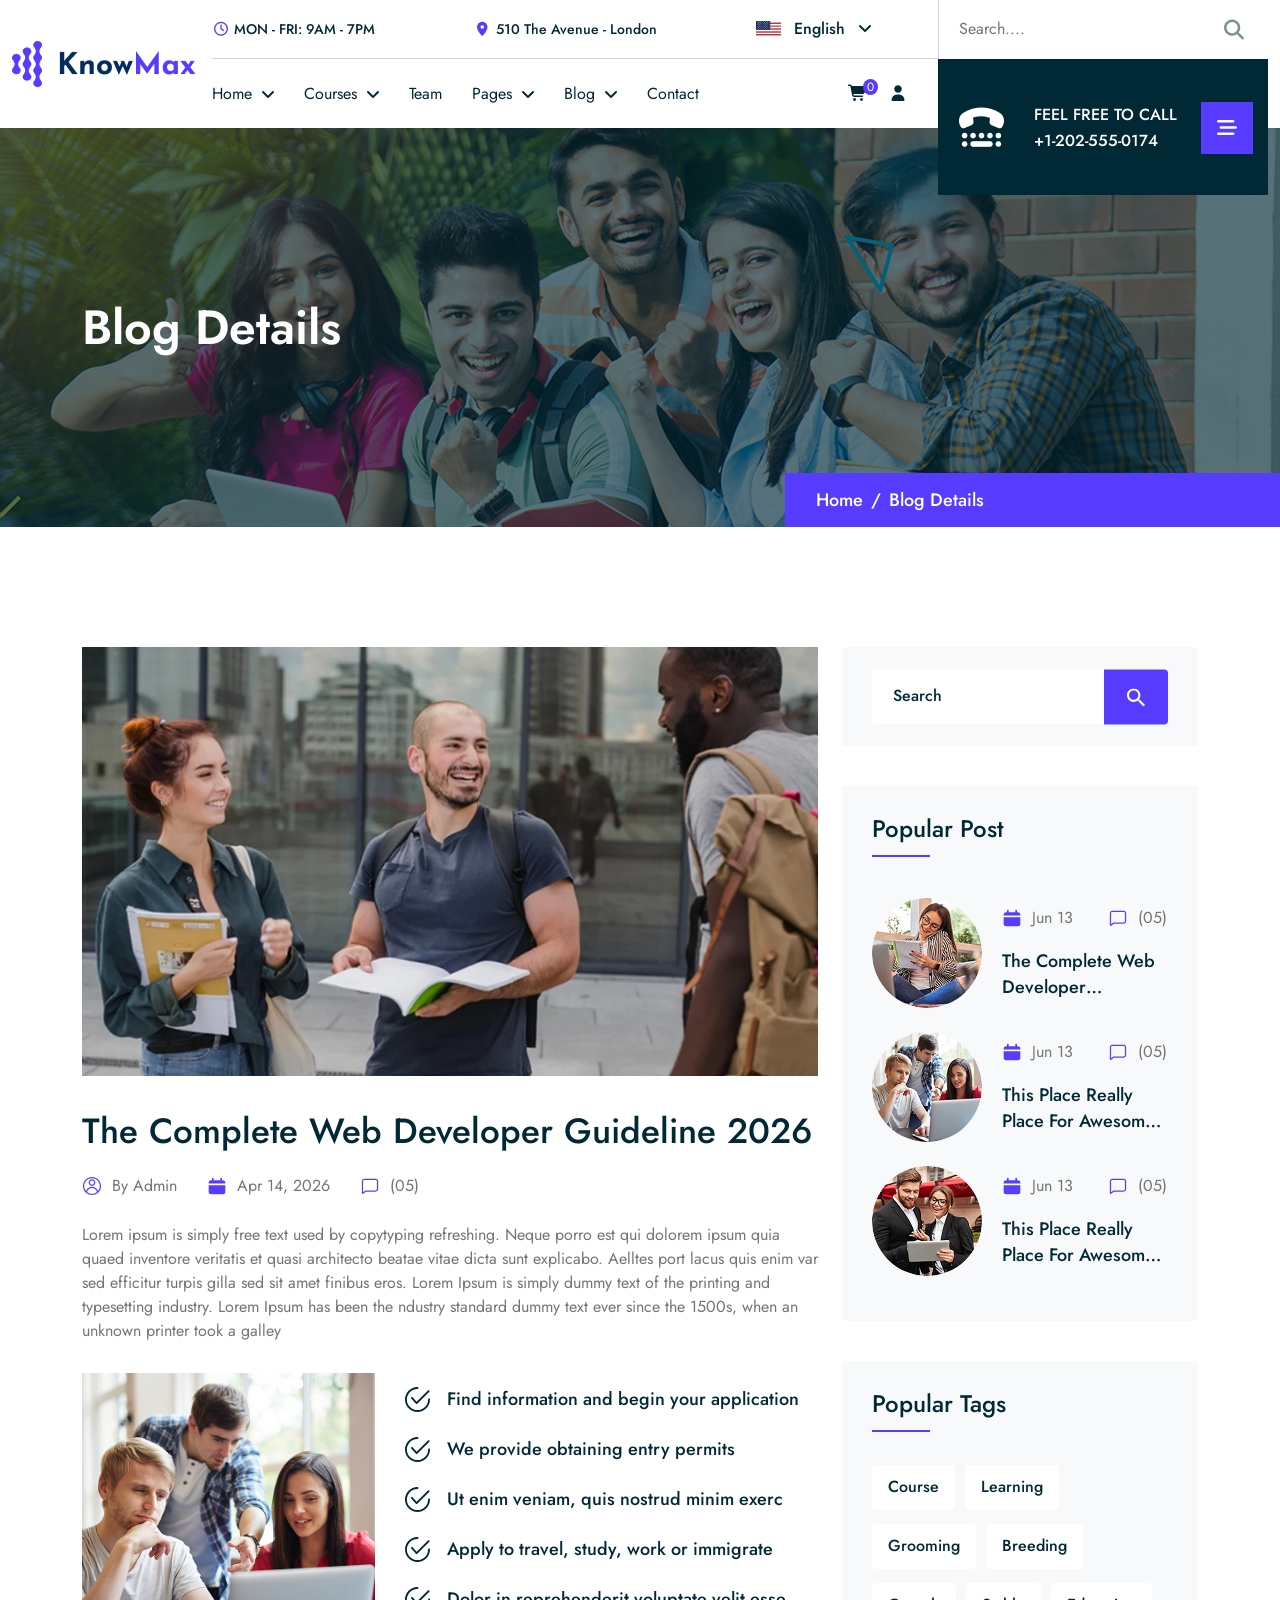
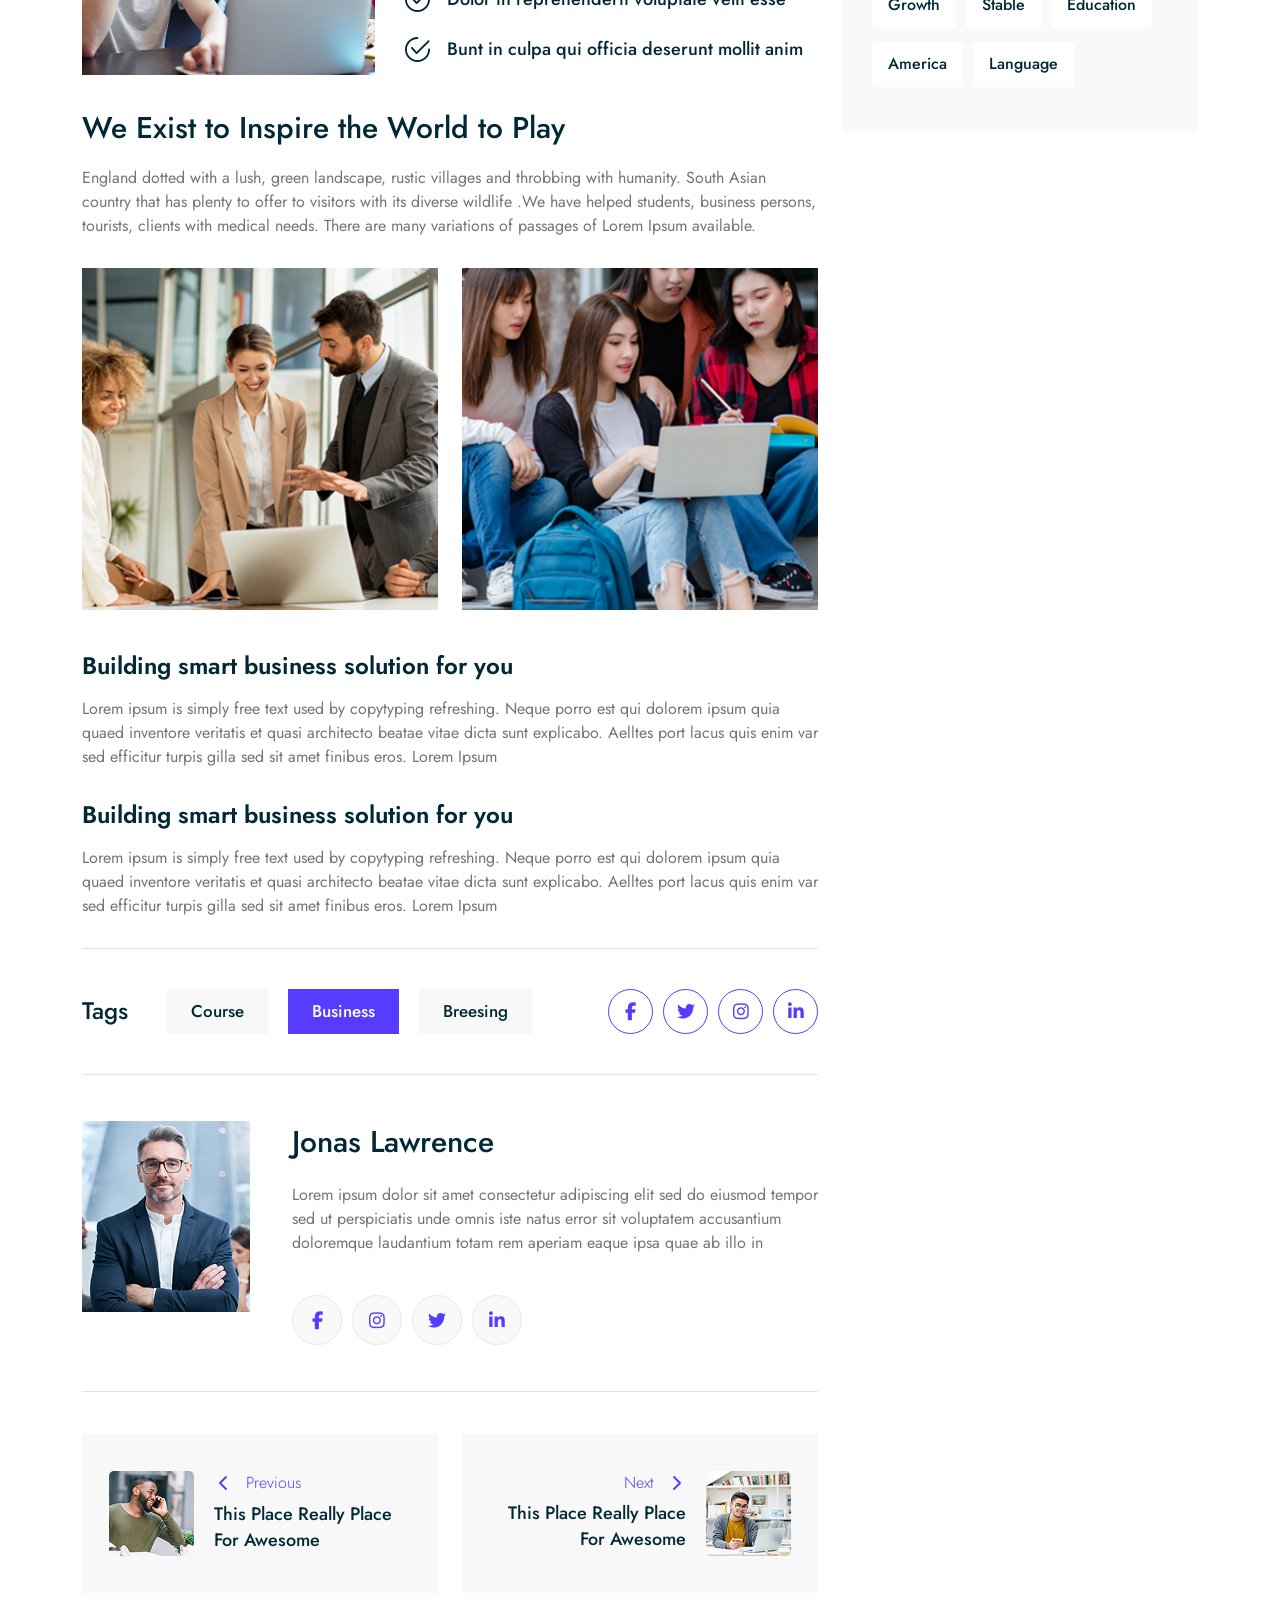
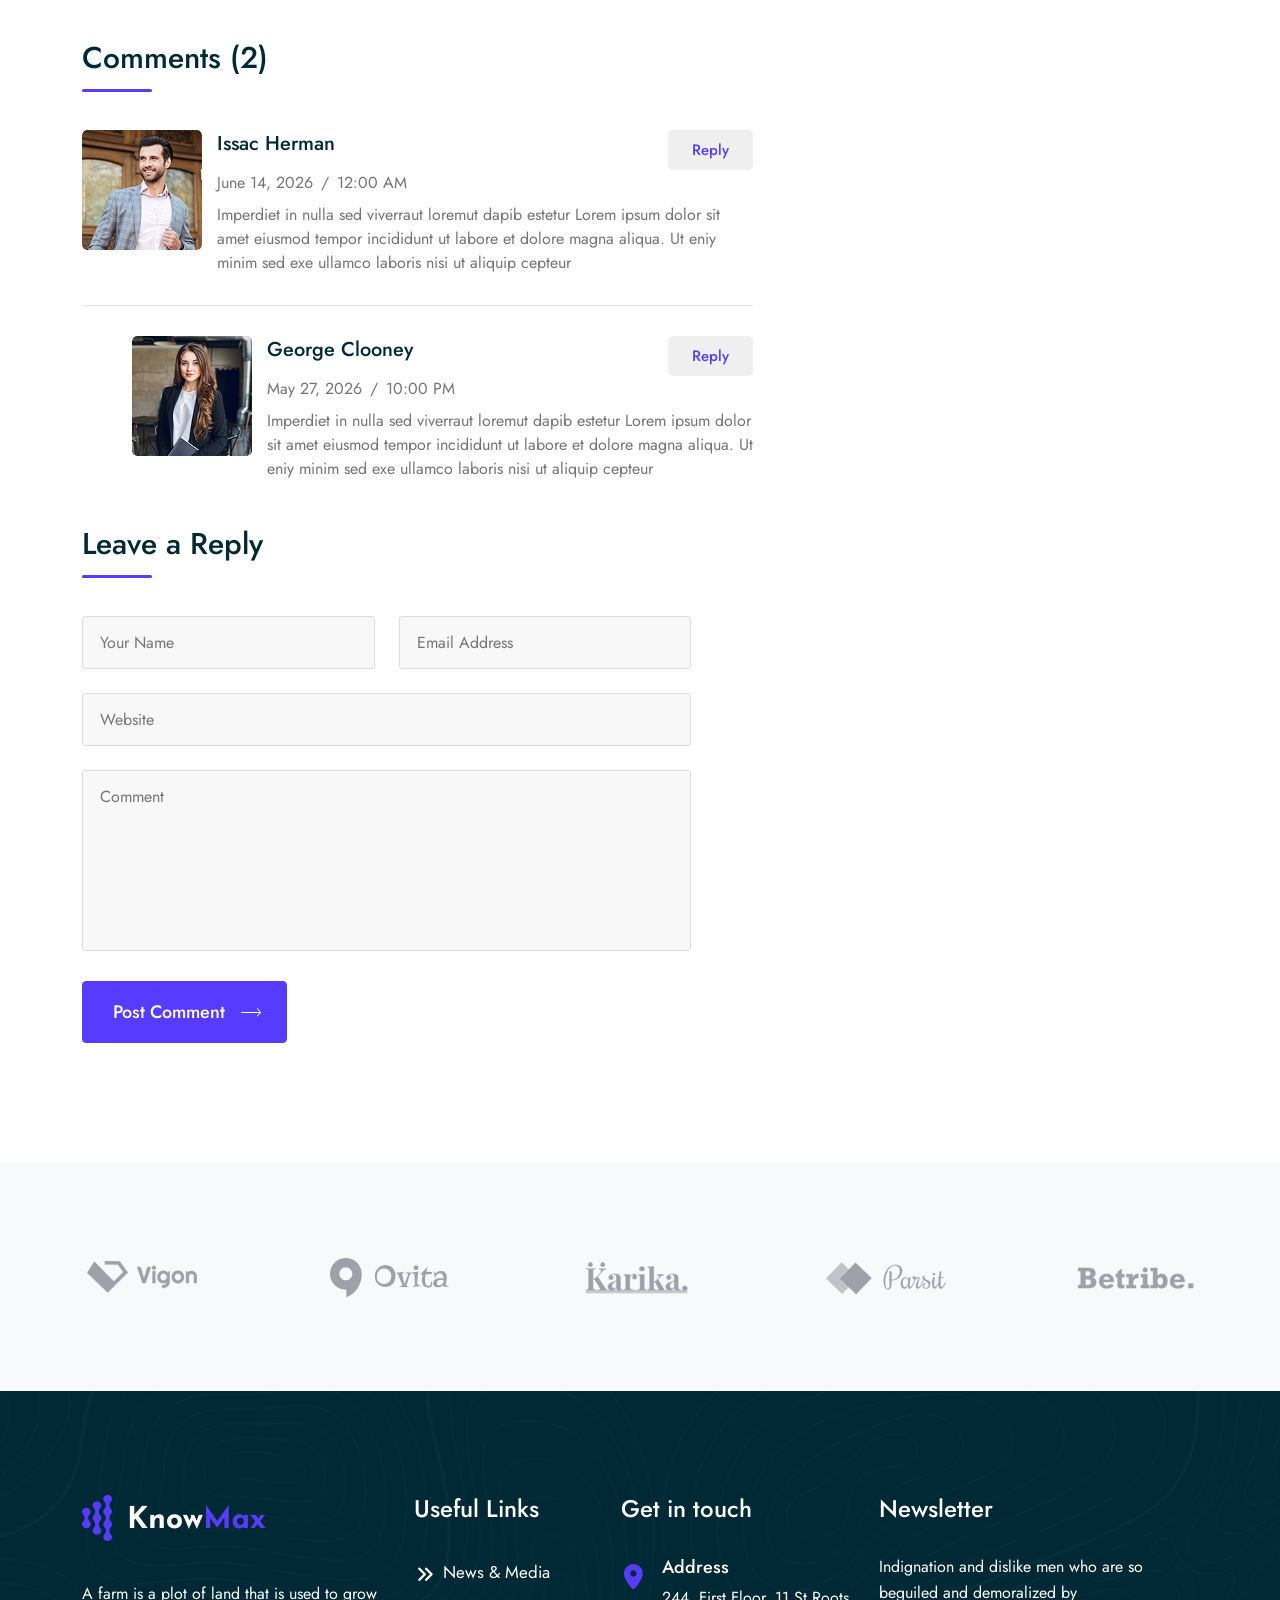
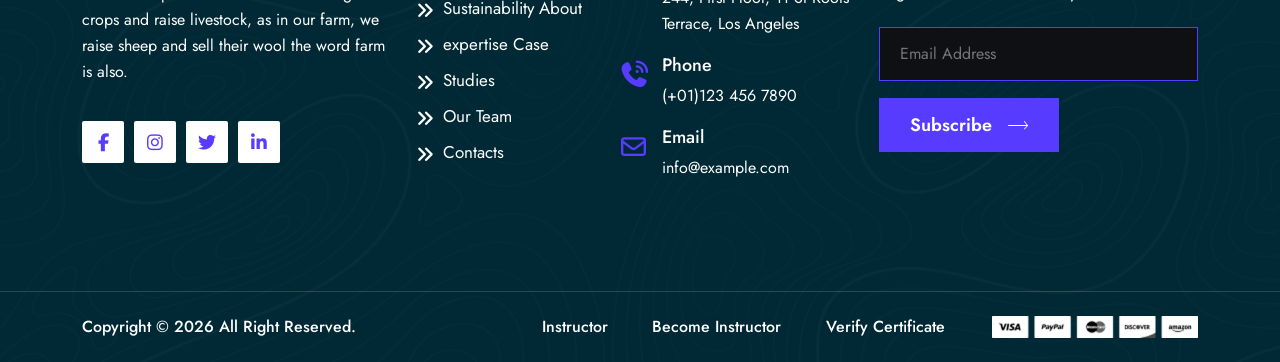
<file: blog-details.html>
<!DOCTYPE html>
<html class="no-js" lang="en">

<head>
  <!-- Meta Tags -->
  <meta charset="utf-8">
  <meta http-equiv="x-ua-compatible" content="ie=edge">
  <meta name="viewport" content="width=device-width, initial-scale=1">
  <meta name="description" content="KnowMax - LMS Online Education Course HTML Template">
  <meta name="author" content="Laralink">
  <!-- Favicon Icon -->
  <link rel="icon" href="assets/img/favicon.png">
  <!-- Site Title -->
  <title>KnowMax - LMS Online Education Course HTML Template</title>
  <link rel="stylesheet" href="assets/css/bootstrap.min.css">
  <link rel="stylesheet" href="assets/css/fontawesome.min.css">
  <link rel="stylesheet" href="assets/css/slick.min.css">
  <link rel="stylesheet" href="assets/css/animate.css">
  <link rel="stylesheet" href="assets/css/lightgallery.min.css">
  <link rel="stylesheet" href="assets/css/odometer.css">
  <link rel="stylesheet" href="assets/css/flag-icon.min.css">
  <link rel="stylesheet" href="assets/css/style.css">
</head>

<body>
  <!-- Start Preloader -->
  <!-- <div class="cs_preloader">
      <div class="cs_preloader_in">
        <span></span>
        <span></span>
      </div>
      <div class="cs_preloader_text">Loading...</div>
    </div> -->
  <!-- End Preloader -->

  <!-- Start Header Section -->
  <header class="cs_site_header cs_style_1 cs_sticky_header">
    <div class="cs_top_header">
      <div class="container">
        <div class="cs_top_header_in">
          <div class="cs_top_header_left"></div>
          <div class="cs_top_header_center">
            <div class="cs_top_header_center_list_wrap">
              <ul class="cs_top_header_center_list cs_mp_0 d-flex">
                <li>
                  <span class="cs_accent_color">
                    <i class="fa-regular fa-clock"></i>
                  </span>
                  <span>MON - FRI: 9AM - 7PM</span>
                </li>
                <li>
                  <span class="cs_accent_color">
                    <i class="fa-solid fa-location-dot"></i>
                  </span>
                  <span>510 The Avenue - London</span>
                </li>
                <li class="cs_language_select">
                  <div class="cs_language_switcher cs_fs_16">
                    <button type="button" name="Language-button" data-lang="EN">
                      <span class="flag-btn flag-icon flag-icon-us"></span>
                      <span class="cs_medium cs_flag_title">English</span>
                      <span><i class="fa-solid fa-angle-down"></i></span>
                    </button>
                  </div>
                  <div class="cs_language_dropdown">
                    <button name="Language-button" data-lang="EN">
                      <span class="flag-btn flag-icon flag-icon-us"></span>
                      <span class="cs_flag_title">English</span>
                    </button>
                    <button data-lang="BN">
                      <span class="flag-btn flag-icon flag-icon-bd"></span>
                      <span class="cs_flag_title">Bengali</span>
                    </button>
                    <button name="Language-button" data-lang="ES">
                      <span class="flag-btn flag-icon flag-icon-es"></span>
                      <span class="cs_flag_title">Spain</span>
                    </button>
                    <button name="Language-button" data-lang="AR">
                      <span class="flag-btn flag-icon flag-icon-sa"></span>
                      <span class="cs_flag_title">Arabic</span>
                    </button>
                    <button name="Language-button" data-lang="ZH">
                      <span class="flag-btn flag-icon flag-icon-cn"></span>
                      <span class="cs_flag_title">China</span>
                    </button>
                    <button name="Language-button" data-lang="DE">
                      <span class="flag-btn flag-icon flag-icon-de"></span>
                      <span class="cs_flag_title">German</span>
                    </button>
                  </div>
                </li>
              </ul>
            </div>
          </div>
          <div class="cs_top_header_right">
            <div class="cs_header_search_form_wrap">
              <form action="#" class="cs_header_search_form">
                <input type="text" placeholder="Search...." class="cs_header_search_field cs_heading_color cs_fs_16">
                <button class="cs_header_submit_btn">
                  <i class="fa-solid fa-magnifying-glass"></i>
                </button>
              </form>
            </div>
          </div>
        </div>
      </div>
    </div>
    <div class="cs_main_header cs_fs_16">
      <div class="container">
        <div class="cs_main_header_in">
          <div class="cs_main_header_left">
            <a class="cs_site_branding" href="index.html" aria-label="Home page link">
              <img src="assets/img/logo.png" alt="Logo">
            </a>
          </div>
          <div class="cs_main_header_center">
            <div class="cs_nav">
              <div class="cs_nav_list_wrap">
                <ul class="cs_nav_list">
                  <li class="menu-item-has-children">
                    <a href="index.html" aria-label="Menu link">Home</a>
                    <ul>
                      <li><a href="index.html" aria-label="Menu link">Default Home</a></li>
                      <li><a href="home-v2.html" aria-label="Menu link">Home V2</a></li>
                      <li><a href="home-v3.html" aria-label="Menu link">Home V3</a></li>
                    </ul>
                  </li>
                  <li class="menu-item-has-children">
                    <a href="course.html" aria-label="Menu link">Courses</a>
                    <ul>
                      <li><a href="course.html" aria-label="Menu link">Courses</a></li>
                      <li><a href="course-details.html" aria-label="Menu link">Courses Details</a></li>
                    </ul>
                  </li>
                  <li>
                    <a href="#" aria-label="Menu link">Team</a>
                  </li>
                  <li class="menu-item-has-children">
                    <a href="#" aria-label="Menu link">Pages</a>
                    <ul>
                      <li><a href="about.html" aria-label="Menu link">About</a></li>
                    </ul>
                  </li>
                  <li class="menu-item-has-children">
                    <a href="blog.html" aria-label="Menu link">Blog</a>
                    <ul>
                      <li><a href="blog.html" aria-label="Menu link">Blog</a></li>
                      <li><a href="blog-details.html" aria-label="Menu link">Blog Details</a></li>
                    </ul>
                  </li>
                  <li><a href="contact.html" aria-label="Menu link">Contact</a></li>
                </ul>
              </div>
            </div>
          </div>
          <div class="cs_main_header_right">
            <ul class="cs_main_header_right_shopping_cart cs_mp_0 d-flex">
              <li>
                <a href="contact.html" aria-label="Menu link">
                  <i class="fa-solid fa-cart-shopping"></i>
                  <span class="cs_cart_label">0</span>
                </a>
              </li>
              <li>
                <a href="contact.html" aria-label="Menu link">
                  <i class="fa-solid fa-user"></i>
                </a>
              </li>
            </ul>
            <div class="cs_main_header_right_cta">
              <div class="cs_main_header_right_cta_wrapper">
                <ul class="cs_mp_0">
                  <li>
                    <div class="cs_center justify-content-between">
                      <span><i class="fa-solid fa-tty"></i></span>
                      <div>
                        <p class="mb-0 cs_medium">Feel Free To Call</p>
                        <a href="tel:+1234567890" class="cs_fs_16 cs_medium">+1-202-555-0174</a>
                      </div>
                      <span class="cs_center"><i class="fa-solid fa-bars-staggered"></i></span>
                    </div>
                  </li>
                </ul>
              </div>
            </div>
          </div>
        </div>
      </div>
    </div>
  </header>
  <!-- End Header Section -->

  <!-- Start of Page Header Section -->
  <section class="cs_page_header_style_1 cs_bg_filed position-relative" data-src="assets/img/page_header_image.jpg">
    <div class="cs_page_header_overlay"></div>
    <div class="container">
      <div class="cs_heading_style_3">
        <h1 class="cs_page_heading_style_1 cs_fs_48 cs_white_color mb-0 wow fadeInDown">Blog Details</h1>
      </div>
      <ol class="cs_breadcrumb_style_1 cs_fs_18 cs_medium breadcrumb mb-0">
        <li class="breadcrumb-item"><a href="/" aria-label="Back to home button">Home</a></li>
        <li class="breadcrumb-item active">Blog Details</li>
      </ol>
    </div>
  </section>
  <!-- End of Page Header Section -->

  <!-- Start of Blog Section -->
  <section class="cs_blog_section_1">
    <div class="cs_height_120 cs_height_lg_80"></div>
    <div class="container">
      <div class="row">
        <div class="col-lg-8">
          <div class="cs_blog_post_style_1">
            <div class="cs_post_thumb">
              <img src="assets/img/blog_detail_banner.jpg" alt="Post">
            </div>
            <h1 class="cs_page_title">The Complete Web Developer Guideline 2026</h1>
            <div class="cs_post_info">
              <div class="cs_post_meta cs_style_2">
                <span class="cs_posted_by">
                  <span class="cs_iconbox">
                    <img src="assets/img/profile.svg" alt="Admin Avatar">
                  </span>
                  <span>By Admin</span>
                </span>
                <span class="cs_post_date">
                  <span class="cs_iconbox">
                    <img src="assets/img/calendar-silhouette.svg" alt="">
                  </span>
                  <span>Apr 14, 2026</span>
                </span>
                <a href="#" aria-label="Post category" class="cs_post_category">
                  <div class="cs_iconbox">
                    <img src="assets/img/chat-box.svg" alt="">
                  </div>
                  <span>(05)</span>
                </a>
              </div>
            </div>
            <p>Lorem ipsum is simply free text used by copytyping refreshing. Neque porro est qui dolorem ipsum quia
              quaed inventore veritatis et quasi architecto beatae vitae dicta sunt explicabo. Aelltes port lacus quis
              enim var sed efficitur turpis gilla sed sit amet finibus eros. Lorem Ipsum is simply dummy text of the
              printing and typesetting industry. Lorem Ipsum has been the ndustry standard dummy text ever since the
              1500s, when an unknown printer took a galley</p>
            <div class="row cs_gap_y_24 align-items-xl-center cs_mb_35 cs_mb_lg_25">
              <div class="col-md-5">
                <div class="cs_course_feature_image">
                  <img src="assets/img/blog_detail_feature.jpg" alt="Course Feature Image">
                </div>
              </div>
              <div class="col-md-7">
                <div class="cs_feature_wrapper">
                  <ul>
                    <li>
                      <svg width="25" height="25" viewBox="0 0 25 25" fill="none" xmlns="http://www.w3.org/2000/svg">
                        <path
                          d="M24.2867 3.41785C23.919 3.04945 23.3222 3.04881 22.9545 3.41629L11.6511 14.6898L7.57286 10.2605C7.22047 9.87796 6.62467 9.85316 6.24152 10.2055C5.85865 10.5579 5.83414 11.154 6.18654 11.5368L10.929 16.6873C11.1027 16.8761 11.3458 16.9857 11.6021 16.991C11.6089 16.9913 11.6156 16.9913 11.6222 16.9913C11.8713 16.9913 12.1109 16.8924 12.2874 16.7165L24.2849 4.75042C24.6536 4.38299 24.6542 3.78626 24.2867 3.41785Z"
                          fill="currentColor" />
                        <path
                          d="M24.0578 11.5578C23.5374 11.5578 23.1156 11.9795 23.1156 12.5C23.1156 18.3537 18.3537 23.1156 12.5 23.1156C6.64668 23.1156 1.88442 18.3537 1.88442 12.5C1.88442 6.64668 6.64668 1.88442 12.5 1.88442C13.0204 1.88442 13.4422 1.46265 13.4422 0.942236C13.4422 0.421777 13.0204 0 12.5 0C5.60742 0 0 5.60742 0 12.5C0 19.3923 5.60742 25 12.5 25C19.3923 25 25 19.3923 25 12.5C25 11.9796 24.5782 11.5578 24.0578 11.5578Z"
                          fill="currentColor" />
                      </svg>
                      <span>Find information and begin your application</span>
                    </li>
                    <li>
                      <svg width="25" height="25" viewBox="0 0 25 25" fill="none" xmlns="http://www.w3.org/2000/svg">
                        <path
                          d="M24.2867 3.41785C23.919 3.04945 23.3222 3.04881 22.9545 3.41629L11.6511 14.6898L7.57286 10.2605C7.22047 9.87796 6.62467 9.85316 6.24152 10.2055C5.85865 10.5579 5.83414 11.154 6.18654 11.5368L10.929 16.6873C11.1027 16.8761 11.3458 16.9857 11.6021 16.991C11.6089 16.9913 11.6156 16.9913 11.6222 16.9913C11.8713 16.9913 12.1109 16.8924 12.2874 16.7165L24.2849 4.75042C24.6536 4.38299 24.6542 3.78626 24.2867 3.41785Z"
                          fill="currentColor" />
                        <path
                          d="M24.0578 11.5578C23.5374 11.5578 23.1156 11.9795 23.1156 12.5C23.1156 18.3537 18.3537 23.1156 12.5 23.1156C6.64668 23.1156 1.88442 18.3537 1.88442 12.5C1.88442 6.64668 6.64668 1.88442 12.5 1.88442C13.0204 1.88442 13.4422 1.46265 13.4422 0.942236C13.4422 0.421777 13.0204 0 12.5 0C5.60742 0 0 5.60742 0 12.5C0 19.3923 5.60742 25 12.5 25C19.3923 25 25 19.3923 25 12.5C25 11.9796 24.5782 11.5578 24.0578 11.5578Z"
                          fill="currentColor" />
                      </svg>
                      <span>We provide obtaining entry permits</span>
                    </li>
                    <li>
                      <svg width="25" height="25" viewBox="0 0 25 25" fill="none" xmlns="http://www.w3.org/2000/svg">
                        <path
                          d="M24.2867 3.41785C23.919 3.04945 23.3222 3.04881 22.9545 3.41629L11.6511 14.6898L7.57286 10.2605C7.22047 9.87796 6.62467 9.85316 6.24152 10.2055C5.85865 10.5579 5.83414 11.154 6.18654 11.5368L10.929 16.6873C11.1027 16.8761 11.3458 16.9857 11.6021 16.991C11.6089 16.9913 11.6156 16.9913 11.6222 16.9913C11.8713 16.9913 12.1109 16.8924 12.2874 16.7165L24.2849 4.75042C24.6536 4.38299 24.6542 3.78626 24.2867 3.41785Z"
                          fill="currentColor" />
                        <path
                          d="M24.0578 11.5578C23.5374 11.5578 23.1156 11.9795 23.1156 12.5C23.1156 18.3537 18.3537 23.1156 12.5 23.1156C6.64668 23.1156 1.88442 18.3537 1.88442 12.5C1.88442 6.64668 6.64668 1.88442 12.5 1.88442C13.0204 1.88442 13.4422 1.46265 13.4422 0.942236C13.4422 0.421777 13.0204 0 12.5 0C5.60742 0 0 5.60742 0 12.5C0 19.3923 5.60742 25 12.5 25C19.3923 25 25 19.3923 25 12.5C25 11.9796 24.5782 11.5578 24.0578 11.5578Z"
                          fill="currentColor" />
                      </svg>
                      <span>Ut enim veniam, quis nostrud minim exerc</span>
                    </li>
                    <li>
                      <svg width="25" height="25" viewBox="0 0 25 25" fill="none" xmlns="http://www.w3.org/2000/svg">
                        <path
                          d="M24.2867 3.41785C23.919 3.04945 23.3222 3.04881 22.9545 3.41629L11.6511 14.6898L7.57286 10.2605C7.22047 9.87796 6.62467 9.85316 6.24152 10.2055C5.85865 10.5579 5.83414 11.154 6.18654 11.5368L10.929 16.6873C11.1027 16.8761 11.3458 16.9857 11.6021 16.991C11.6089 16.9913 11.6156 16.9913 11.6222 16.9913C11.8713 16.9913 12.1109 16.8924 12.2874 16.7165L24.2849 4.75042C24.6536 4.38299 24.6542 3.78626 24.2867 3.41785Z"
                          fill="currentColor" />
                        <path
                          d="M24.0578 11.5578C23.5374 11.5578 23.1156 11.9795 23.1156 12.5C23.1156 18.3537 18.3537 23.1156 12.5 23.1156C6.64668 23.1156 1.88442 18.3537 1.88442 12.5C1.88442 6.64668 6.64668 1.88442 12.5 1.88442C13.0204 1.88442 13.4422 1.46265 13.4422 0.942236C13.4422 0.421777 13.0204 0 12.5 0C5.60742 0 0 5.60742 0 12.5C0 19.3923 5.60742 25 12.5 25C19.3923 25 25 19.3923 25 12.5C25 11.9796 24.5782 11.5578 24.0578 11.5578Z"
                          fill="currentColor" />
                      </svg>
                      <span>Apply to travel, study, work or immigrate</span>
                    </li>
                    <li>
                      <svg width="25" height="25" viewBox="0 0 25 25" fill="none" xmlns="http://www.w3.org/2000/svg">
                        <path
                          d="M24.2867 3.41785C23.919 3.04945 23.3222 3.04881 22.9545 3.41629L11.6511 14.6898L7.57286 10.2605C7.22047 9.87796 6.62467 9.85316 6.24152 10.2055C5.85865 10.5579 5.83414 11.154 6.18654 11.5368L10.929 16.6873C11.1027 16.8761 11.3458 16.9857 11.6021 16.991C11.6089 16.9913 11.6156 16.9913 11.6222 16.9913C11.8713 16.9913 12.1109 16.8924 12.2874 16.7165L24.2849 4.75042C24.6536 4.38299 24.6542 3.78626 24.2867 3.41785Z"
                          fill="currentColor" />
                        <path
                          d="M24.0578 11.5578C23.5374 11.5578 23.1156 11.9795 23.1156 12.5C23.1156 18.3537 18.3537 23.1156 12.5 23.1156C6.64668 23.1156 1.88442 18.3537 1.88442 12.5C1.88442 6.64668 6.64668 1.88442 12.5 1.88442C13.0204 1.88442 13.4422 1.46265 13.4422 0.942236C13.4422 0.421777 13.0204 0 12.5 0C5.60742 0 0 5.60742 0 12.5C0 19.3923 5.60742 25 12.5 25C19.3923 25 25 19.3923 25 12.5C25 11.9796 24.5782 11.5578 24.0578 11.5578Z"
                          fill="currentColor" />
                      </svg>
                      <span>Dolor in reprehenderit voluptate velit esse</span>
                    </li>
                    <li>
                      <svg width="25" height="25" viewBox="0 0 25 25" fill="none" xmlns="http://www.w3.org/2000/svg">
                        <path
                          d="M24.2867 3.41785C23.919 3.04945 23.3222 3.04881 22.9545 3.41629L11.6511 14.6898L7.57286 10.2605C7.22047 9.87796 6.62467 9.85316 6.24152 10.2055C5.85865 10.5579 5.83414 11.154 6.18654 11.5368L10.929 16.6873C11.1027 16.8761 11.3458 16.9857 11.6021 16.991C11.6089 16.9913 11.6156 16.9913 11.6222 16.9913C11.8713 16.9913 12.1109 16.8924 12.2874 16.7165L24.2849 4.75042C24.6536 4.38299 24.6542 3.78626 24.2867 3.41785Z"
                          fill="currentColor" />
                        <path
                          d="M24.0578 11.5578C23.5374 11.5578 23.1156 11.9795 23.1156 12.5C23.1156 18.3537 18.3537 23.1156 12.5 23.1156C6.64668 23.1156 1.88442 18.3537 1.88442 12.5C1.88442 6.64668 6.64668 1.88442 12.5 1.88442C13.0204 1.88442 13.4422 1.46265 13.4422 0.942236C13.4422 0.421777 13.0204 0 12.5 0C5.60742 0 0 5.60742 0 12.5C0 19.3923 5.60742 25 12.5 25C19.3923 25 25 19.3923 25 12.5C25 11.9796 24.5782 11.5578 24.0578 11.5578Z"
                          fill="currentColor" />
                      </svg>
                      <span>Bunt in culpa qui officia deserunt mollit anim</span>
                    </li>
                  </ul>
                </div>
              </div>
            </div>
            <h2>We Exist to Inspire the World to Play</h2>
            <p>England dotted with a lush, green landscape, rustic villages and throbbing with humanity. South Asian
              country that has plenty to offer to visitors with its diverse wildlife .We have helped students,
              business persons, tourists, clients with medical needs. There are many variations of passages of Lorem
              Ipsum available.</p>
            <div class="row cs_gap_y_24 cs_mb_40 cs_mb_lg_30">
              <div class="col-md-6">
                <img src="assets/img/blog_detail_image_1.jpg" alt="Blog Details">
              </div>
              <div class="col-md-6">
                <img src="assets/img/blog_detail_image_2.jpg" alt="Blog Details">
              </div>
            </div>
            <h3>Building smart business solution for you</h3>
            <p>Lorem ipsum is simply free text used by copytyping refreshing. Neque porro est qui dolorem ipsum quia
              quaed inventore veritatis et quasi architecto beatae vitae dicta sunt explicabo. Aelltes port lacus quis
              enim var sed efficitur turpis gilla sed sit amet finibus eros. Lorem Ipsum</p>
            <h3>Building smart business solution for you</h3>
            <p>Lorem ipsum is simply free text used by copytyping refreshing. Neque porro est qui dolorem ipsum quia
              quaed inventore veritatis et quasi architecto beatae vitae dicta sunt explicabo. Aelltes port lacus quis
              enim var sed efficitur turpis gilla sed sit amet finibus eros. Lorem Ipsum</p>
          </div>
          <div class="cs_tag_n_shares">
            <div class="cs_post_tags_wrapper">
              <h3 class="cs_tag_title cs_fs_24 cs_medium mb-0">Tags</h3>
              <div class="cs_post_tags cs_fs_17 cs_medium">
                <a href="#">Course</a>
                <a href="#" class="active">Business</a>
                <a href="#">Breesing</a>
              </div>
            </div>
            <div class="cs_social_btns">
              <a href="#" aria-label="Social link">
                <i class="fa-brands fa-facebook-f"></i>
              </a>
              <a href="#" aria-label="Social link">
                <i class="fa-brands fa-twitter"></i>
              </a>
              <a href="#" aria-label="Social link">
                <i class="fa-brands fa-instagram"></i>
              </a>
              <a href="#" aria-label="Social link">
                <i class="fa-brands fa-linkedin-in"></i>
              </a>
            </div>
          </div>
          <div class="cs_post_author cs_mb_42 cs_mb_lg_30">
            <a href="#" aria-label="View author details" class="cs_author_thumbnail cs_center">
              <img src="assets/img/blog_detail_author.jpg" alt="Author image">
            </a>
            <div class="cs_author_info">
              <h3 class="cs_author_title cs_fs_30 cs_medium">
                <a href="#" aria-label="View author details">Jonas Lawrence</a>
              </h3>
              <p class="cs_author_bio cs_mb_40 cs_mb_lg_30">Lorem ipsum dolor sit amet consectetur adipiscing elit sed
                do eiusmod
                tempor sed ut perspiciatis unde omnis iste natus error sit voluptatem accusantium doloremque laudantium
                totam rem aperiam eaque ipsa quae ab illo in</p>
              <div class="cs_social_btns">
                <a href="#" aria-label="Social link">
                  <i class="fa-brands fa-facebook-f"></i>
                </a>
                <a href="#" aria-label="Social link">
                  <i class="fa-brands fa-instagram"></i>
                </a>
                <a href="#" aria-label="Social link">
                  <i class="fa-brands fa-twitter"></i>
                </a>
                <a href="#" aria-label="Social link">
                  <i class="fa-brands fa-linkedin-in"></i>
                </a>
              </div>
            </div>
          </div>
          <div class="cs_post_nav_prev_next row cs_gap_y_24">
            <div class="col-md-6">
              <div class="cs_single_post_nav cs_prev_post">
                <a href="#" class="cs_post_thumb">
                  <img src="assets/img/blog_detail_similar_post_1.jpg" alt="Image"></a>
                <div class="cs_post_content">
                  <a href="#" class="cs_post_btn cs_accent_color cs_light">
                    <i class="fa-solid fa-chevron-left"></i>
                    <span>Previous</span>
                  </a>
                  <h4 class="cs_fs_18 cs_medium cs_nav_title mb-0">
                    <a href="#">This Place Really Place <br> For Awesome</a>
                  </h4>
                </div>
              </div>
            </div>
            <div class="col-md-6">
              <div class="cs_single_post_nav cs_next_post">
                <a href="#" class="cs_post_thumb">
                  <img src="assets/img/blog_detail_similar_post_2.jpg" alt="Image"></a>
                <div class="cs_post_content">
                  <a href="#" class="cs_post_btn cs_accent_color cs_light">
                    <span>Next</span>
                    <i class="fa-solid fa-chevron-right"></i>
                  </a>
                  <h4 class="cs_fs_18 cs_medium cs_nav_title mb-0"><a href="#">This Place Really Place <br> For
                      Awesome</a></h4>
                </div>
              </div>
            </div>
          </div>
          <h2 class="cs_reply_title cs_fs_30 cs_medium">Comments (2)</h2>
          <ul class="cs_comment_list cs_mp_0">
            <li class="cs_comment_body">
              <div class="cs_comment_thumb">
                <img src="assets/img/blog_detail_comment_image_1.jpg" alt="Image">
              </div>
              <div class="cs_comment_info">
                <h3>Issac Herman</h3>
                <div class="cs_comment_meta">
                  <span>June 14, 2026</span>
                  <span>/</span>
                  <span>12:00 AM</span>
                </div>
                <p>Imperdiet in nulla sed viverraut loremut dapib estetur Lorem ipsum dolor sit amet eiusmod tempor
                  incididunt ut labore et dolore magna aliqua. Ut eniy minim sed exe ullamco laboris nisi ut aliquip
                  cepteur</p>
                <a href="#" class="cs_reply_btn cs_accent_color cs_radius_5">Reply</a>
              </div>
            </li>
            <li class="cs_comment_body">
              <div class="cs_comment_thumb">
                <img src="assets/img/blog_detail_comment_image_2.jpg" alt="Image">
              </div>
              <div class="cs_comment_info">
                <h3>George Clooney</h3>
                <div class="cs_comment_meta">
                  <span>May 27, 2026</span>
                  <span>/</span>
                  <span>10:00 PM</span>
                </div>
                <p>Imperdiet in nulla sed viverraut loremut dapib estetur Lorem ipsum dolor sit amet eiusmod tempor
                  incididunt ut labore et dolore magna aliqua. Ut eniy minim sed exe ullamco laboris nisi ut aliquip
                  cepteur</p>
                <a href="#" class="cs_reply_btn cs_accent_color cs_radius_5">Reply</a>
              </div>
            </li>
          </ul>
          <h2 class="cs_reply_title cs_fs_30 cs_medium position-relative">Leave a Reply</h2>
          <form class="cs_reply_form cs_type_2 row cs_gap_y_24" id="comment">
            <div class="col-md-5 position-relative">
              <input type="text" name="name" placeholder="Your Name" class="cs_form_field cs_radius_5" required>
              <!-- <label>Your Name</label> -->
            </div>
            <div class="col-md-5 position-relative">
              <input type="text" name="email" placeholder="Email Address" class="cs_form_field cs_radius_5" required>
              <!-- <label>Email Address</label> -->
            </div>
            <div class="col-md-10 position-relative">
              <input type="text" name="website" placeholder="Website" class="cs_form_field cs_radius_5" required>
              <!-- <label>Website</label> -->
            </div>
            <div class="col-md-10 position-relative">
              <textarea name="message" placeholder="Comment" rows="6" class="cs_form_field cs_radius_5"
                required></textarea>
              <!-- <label>Comment</label> -->
            </div>
            <div class="col-lg-10">
              <button class="cs_btn_style_1 cs_fs_18 cs_medium " type="submit">
                <span>Post Comment</span>
                <span class="cs_btn_right_arrow cs_center">
                  <svg xmlns="http://www.w3.org/2000/svg" width="20" height="20" viewBox="0 0 20 20" fill="none">
                    <path
                      d="M19.5866 11H0.41235C0.184269 11 0 10.7715 0 10.4886C0 10.2058 0.184269 9.97723 0.41235 9.97723H18.5906L16.0881 6.87375C15.927 6.67399 15.927 6.34958 16.0881 6.14982C16.2492 5.95006 16.5108 5.95006 16.6718 6.14982L19.8792 10.1274C19.9977 10.2745 20.0325 10.4934 19.9681 10.6852C19.9036 10.8753 19.7529 11 19.5866 11Z"
                      fill="currentColor"></path>
                    <path
                      d="M16.3435 14.4236C16.2384 14.4236 16.1333 14.3838 16.0538 14.3031C15.8935 14.1428 15.8935 13.8825 16.0538 13.7223L19.2487 10.5274C19.4089 10.3672 19.6692 10.3672 19.8294 10.5274C19.9897 10.6877 19.9897 10.9479 19.8294 11.1082L16.6346 14.3031C16.5538 14.3838 16.4487 14.4236 16.3435 14.4236Z"
                      fill="currentColor"></path>
                  </svg>
                </span>
              </button>
            </div>
          </form>
        </div>
        <div class="col-lg-4">
          <aside class="cs_blog_sidebar_style_1">
            <div class="cs_sidebar_item widget_search">
              <form class="cs_sidebar_search position-relative" action="#">
                <input type="text" name="search" placeholder="Search">
                <button class="cs_sidebar_search_btn">
                  <svg width="16" height="16" viewBox="0 0 16 16" fill="none" xmlns="http://www.w3.org/2000/svg">
                    <path
                      d="M11.4351 10.0629H10.7124L10.4563 9.81589C11.3528 8.77301 11.8925 7.4191 11.8925 5.94625C11.8925 2.66209 9.23042 0 5.94625 0C2.66209 0 0 2.66209 0 5.94625C0 9.23042 2.66209 11.8925 5.94625 11.8925C7.4191 11.8925 8.77301 11.3528 9.81589 10.4563L10.0629 10.7124V11.4351L14.6369 16L16 14.6369L11.4351 10.0629ZM5.94625 10.0629C3.66838 10.0629 1.82962 8.22413 1.82962 5.94625C1.82962 3.66838 3.66838 1.82962 5.94625 1.82962C8.22413 1.82962 10.0629 3.66838 10.0629 5.94625C10.0629 8.22413 8.22413 10.0629 5.94625 10.0629Z"
                      fill="currentColor">
                    </path>
                  </svg>
                </button>
              </form>
            </div>
            <div class="cs_sidebar_item widget_recent_posts">
              <h3 class="cs_sidebar_widget_title cs_fs_24 cs_medium cs_mb_41 cs_mb_lg_30">Popular Post</h3>
              <ul class="cs_recent_posts cs_mp_0">
                <li>
                  <div class="cs_recent_post_item">
                    <a href="blog-details.html" aria-label="Post details link" class="cs_recent_post_thumb">
                      <div class="cs_recent_post_thumb_in cs_bg_filed">
                        <img src="assets/img/recent_post_1.jpg" alt="Title">
                      </div>
                    </a>
                    <div class="cs_recent_post_info">
                      <div class="cs_recent_post_meta">
                        <div class="cs_recent_post_date">
                          <span class="cs_recent_post_iconbox">
                            <img src="assets/img/calendar-silhouette.svg" alt="">
                          </span>
                          <span>Jun 13</span>
                        </div>
                        <div class="cs_recent_post_comment">
                          <span class="cs_recent_post_iconbox">
                            <img src="assets/img/chat-box.svg" alt="">
                          </span>
                          <span>(05)</span>
                        </div>
                      </div>
                      <h4 class="cs_recent_post_title cs_fs_18 cs_medium mb-0">
                        <a href="blog-details.html" aria-label="Post details link">The Complete Web Developer
                          Guideline</a>
                      </h4>
                    </div>
                  </div>
                </li>
                <li>
                  <div class="cs_recent_post_item">
                    <a href="blog-details.html" aria-label="Post details link" class="cs_recent_post_thumb">
                      <div class="cs_recent_post_thumb_in cs_bg_filed">
                        <img src="assets/img/recent_post_2.jpg" alt="Title">
                      </div>
                    </a>
                    <div class="cs_recent_post_info">
                      <div class="cs_recent_post_meta">
                        <div class="cs_recent_post_date">
                          <span class="cs_recent_post_iconbox">
                            <img src="assets/img/calendar-silhouette.svg" alt="">
                          </span>
                          <span>Jun 13</span>
                        </div>
                        <div class="cs_recent_post_comment">
                          <span class="cs_recent_post_iconbox">
                            <img src="assets/img/chat-box.svg" alt="">
                          </span>
                          <span>(05)</span>
                        </div>
                      </div>
                      <h4 class="cs_recent_post_title cs_fs_18 cs_medium mb-0">
                        <a href="blog-details.html" aria-label="Post details link">This Place Really Place For Awesome
                          Moment</a>
                      </h4>
                    </div>
                  </div>
                </li>
                <li>
                  <div class="cs_recent_post_item">
                    <a href="blog-details.html" aria-label="Post details link" class="cs_recent_post_thumb">
                      <div class="cs_recent_post_thumb_in cs_bg_filed">
                        <img src="assets/img/recent_post_3.jpg" alt="Title">
                      </div>
                    </a>
                    <div class="cs_recent_post_info">
                      <div class="cs_recent_post_meta">
                        <div class="cs_recent_post_date">
                          <span class="cs_recent_post_iconbox">
                            <img src="assets/img/calendar-silhouette.svg" alt="">
                          </span>
                          <span>Jun 13</span>
                        </div>
                        <div class="cs_recent_post_comment">
                          <span class="cs_recent_post_iconbox">
                            <img src="assets/img/chat-box.svg" alt="">
                          </span>
                          <span>(05)</span>
                        </div>
                      </div>
                      <h4 class="cs_recent_post_title cs_fs_18 cs_medium mb-0">
                        <a href="blog-details.html" aria-label="Post details link">This Place Really Place For Awesome
                          Moment</a>
                      </h4>
                    </div>
                  </div>
                </li>
              </ul>
            </div>
            <div class="cs_sidebar_item widget_tag_cloud">
              <h4 class="cs_sidebar_widget_title cs_fs_24 cs_medium cs_mb_33 cs_mb_lg_25">Popular Tags</h4>
              <div class="tagcloud">
                <a href="#" aria-label="Post tag" class="tag-cloud-link">Course</a>
                <a href="#" aria-label="Post tag" class="tag-cloud-link">Learning</a>
                <a href="#" aria-label="Post tag" class="tag-cloud-link">Grooming</a>
                <a href="#" aria-label="Post tag" class="tag-cloud-link">Breeding</a>
                <a href="#" aria-label="Post tag" class="tag-cloud-link">Growth</a>
                <a href="#" aria-label="Post tag" class="tag-cloud-link">Stable</a>
                <a href="#" aria-label="Post tag" class="tag-cloud-link">Education</a>
                <a href="#" aria-label="Post tag" class="tag-cloud-link">America</a>
                <a href="#" aria-label="Post tag" class="tag-cloud-link">Language</a>
              </div>
            </div>
          </aside>
        </div>
      </div>
    </div>
    <div class="cs_height_120 cs_height_lg_80"></div>
  </section>
  <!-- End of Blog Section -->

  <!-- Starts of Client/Brand Section -->
  <div class="cs_brands_section_1 cs_bg_primary">
    <div class="cs_height_94 cs_height_lg_70"></div>
    <div class="container">
      <div class="cs_slider cs_style_1 cs_slider_gap_166">
        <div class="cs_slider_container" data-autoplay="0" data-loop="1" data-speed="600" data-center="0"
          data-variable-width="0" data-slides-per-view="responsive" data-xs-slides="3" data-sm-slides="4"
          data-md-slides="5" data-lg-slides="5" data-add-slides="5">
          <div class="cs_slider_wrapper overflow-hidden">
            <div class="cs_slide">
              <div class="cs_brands_style_1">
                <div class="cs_brands_logo">
                  <img src="assets/img/brands_1.svg" alt="">
                </div>
              </div>
            </div>
            <div class="cs_slide">
              <div class="cs_brands_style_1">
                <div class="cs_brands_logo">
                  <img src="assets/img/brands_2.svg" alt="">
                </div>
              </div>
            </div>
            <div class="cs_slide">
              <div class="cs_brands_style_1">
                <div class="cs_brands_logo">
                  <img src="assets/img/brands_3.svg" alt="">
                </div>
              </div>
            </div>
            <div class="cs_slide">
              <div class="cs_brands_style_1">
                <div class="cs_brands_logo">
                  <img src="assets/img/brands_4.svg" alt="">
                </div>
              </div>
            </div>
            <div class="cs_slide">
              <div class="cs_brands_style_1">
                <div class="cs_brands_logo">
                  <img src="assets/img/brands_5.svg" alt="">
                </div>
              </div>
            </div>
            <div class="cs_slide">
              <div class="cs_brands_style_1">
                <div class="cs_brands_logo">
                  <img src="assets/img/brands_1.svg" alt="">
                </div>
              </div>
            </div>
          </div>
        </div>
      </div>
    </div>
    <div class="cs_height_93 cs_height_lg_65"></div>
  </div>
  <!-- End of Client/Brand Section -->

  <!-- Start of Footer -->
  <footer class="cs_footer_section_style_1 cs_bg_filed" data-src="assets/img/footer_bg.jpg">
    <div class="container">
      <div class="cs_footer_row cs_white_color">
        <div class="cs_footer_col">
          <div class="cs_footer_widget">
            <div class="cs_footer_text_widget">
              <img src="assets/img/footer_logo.png" alt="Logo">
              <p>A farm is a plot of land that is used to grow crops and raise livestock, as in our farm, we raise sheep
                and sell their wool the word farm is also.</p>
            </div>
            <div class="cs_social_btns">
              <a href="#" aria-label="Social link">
                <i class="fa-brands fa-facebook-f"></i>
              </a>
              <a href="#" aria-label="Social link">
                <i class="fa-brands fa-instagram"></i>
              </a>
              <a href="#" aria-label="Social link">
                <i class="fa-brands fa-twitter"></i>
              </a>
              <a href="#" aria-label="Social link">
                <i class="fa-brands fa-linkedin-in"></i>
              </a>
            </div>
          </div>
        </div>
        <div class="cs_footer_col">
          <div class="cs_footer_widget">
            <h2 class="cs_footer_widget_title cs_white_color">Useful Links</h2>
            <ul class="cs_footer_widget_menu cs_mp_0">
              <li>
                <span class="cs_footer_widget_menu_icon_style_1"><i class="fa-solid fa-angles-right"></i></span>
                <a href="blog.html" aria-label="Footer link">News & Media</a>
              </li>
              <li>
                <span class="cs_footer_widget_menu_icon_style_1"><i class="fa-solid fa-angles-right"></i></span>
                <a href="about.html" aria-label="Footer link">Sustainability About</a>
              </li>
              <li>
                <span class="cs_footer_widget_menu_icon_style_1"><i class="fa-solid fa-angles-right"></i></span>
                <a href="#">expertise Case</a>
              </li>
              <li>
                <span class="cs_footer_widget_menu_icon_style_1"><i class="fa-solid fa-angles-right"></i></span>
                <a href="#" aria-label="Footer link">Studies</a>
              </li>
              <li>
                <span class="cs_footer_widget_menu_icon_style_1"><i class="fa-solid fa-angles-right"></i></span>
                <a href="#" aria-label="Footer link">Our Team</a>
              </li>
              <li>
                <span class="cs_footer_widget_menu_icon_style_1"><i class="fa-solid fa-angles-right"></i></span>
                <a href="contact.html" aria-label="Footer link">Contacts</a>
              </li>
            </ul>
          </div>
        </div>
        <div class="cs_footer_col">
          <div class="cs_footer_widget">
            <h2 class="cs_footer_widget_title cs_white_color">Get in touch</h2>
            <ul class="cs_footer_widget_menu cs_mp_0">
              <li>
                <span class="cs_footer_widget_menu_icon_style_2"><i class="fa-solid fa-location-dot"></i></span>
                <div>
                  <h3 class="cs_mb_5 cs_white_color cs_fs_18 cs_medium">Address</h3>
                  <p class="mb-0 cs_fs_16">244, First Floor, 11 St Roots Terrace, Los Angeles</p>
                </div>
              </li>
              <li>
                <span class="cs_footer_widget_menu_icon_style_2 ">
                  <i class="fa-solid fa-phone-volume"></i>
                </span>
                <div>
                  <h3 class="cs_mb_5 cs_white_color cs_fs_18 cs_medium">Phone</h3>
                  <a href="tel:+1234567890" class="cs_fs_16">(+01)123 456 7890</a>
                </div>
              </li>
              <li>
                <span class="cs_footer_widget_menu_icon_style_2 ">
                  <i class="fa-regular fa-envelope"></i>
                </span>
                <div>
                  <h3 class="cs_mb_5 cs_white_color cs_fs_18 cs_medium">Email</h3>
                  <a href="mailto:info@example.com" class="mb-0 cs_fs_16">info@example.com</a>
                </div>
              </li>
            </ul>
          </div>
        </div>
        <div class="cs_footer_col">
          <div class="cs_footer_widget">
            <h2 class="cs_footer_widget_title cs_white_color">Newsletter</h2>
            <div class="cs_footer_text_widget">
              <p>Indignation and dislike men who are so beguiled and demoralized by</p>
            </div>
          </div>
          <div class="cs_footer_widget">
            <form action="#" class="cs_newsletter cs_style_1">
              <input type="email" name="email" placeholder="Email Address" class="cs_newsletter_input"
                autocomplete="email">
              <button type="submit" class="cs_newsletter_btn cs_fs_18 wow fadeInRight">
                <Span>Subscribe</Span>
                <span class="cs_btn_right_arrow cs_center ">
                  <svg xmlns="http://www.w3.org/2000/svg" width="20" height="20" viewBox="0 0 20 20" fill="none">
                    <path
                      d="M19.5866 11H0.41235C0.184269 11 0 10.7715 0 10.4886C0 10.2058 0.184269 9.97723 0.41235 9.97723H18.5906L16.0881 6.87375C15.927 6.67399 15.927 6.34958 16.0881 6.14982C16.2492 5.95006 16.5108 5.95006 16.6718 6.14982L19.8792 10.1274C19.9977 10.2745 20.0325 10.4934 19.9681 10.6852C19.9036 10.8753 19.7529 11 19.5866 11Z"
                      fill="currentColor" />
                    <path
                      d="M16.3435 14.4236C16.2384 14.4236 16.1333 14.3838 16.0538 14.3031C15.8935 14.1428 15.8935 13.8825 16.0538 13.7223L19.2487 10.5274C19.4089 10.3672 19.6692 10.3672 19.8294 10.5274C19.9897 10.6877 19.9897 10.9479 19.8294 11.1082L16.6346 14.3031C16.5538 14.3838 16.4487 14.4236 16.3435 14.4236Z"
                      fill="currentColor" />
                  </svg>
                </span>
              </button>
            </form>
          </div>
        </div>
      </div>
    </div>
    <hr class="cs_white_color_op15">
    <div class="container ">
      <div class="cs_footer_bottom cs_white_color cs_center justify-content-between">
        <p class="cs_copyright mb-0">Copyright © 2026 All Right Reserved.</p>
        <ul class="cs_footer_widget_menu cs_mp_0 d-flex justify-content-between">
          <li>
            <a href="#">Instructor</a>
          </li>
          <li>
            <a href="#">Become Instructor</a>
          </li>
          <li>
            <a href="#">Verify Certificate</a>
          </li>
        </ul>
        <img src="assets/img/payment-cards.png" class="cs_payment_partner" alt="Payment Gateway">
      </div>
    </div>
  </footer>
  <!-- End of footer -->

  <!-- Script -->
  <script src="assets/js/jquery-3.7.1.min.js"></script>
  <script src="assets/js/jquery.slick.min.js"></script>
  <script src="assets/js/wow.min.js"></script>
  <script src="assets/js/lightgallery.min.js"></script>
  <script src="assets/js/odometer.min.js"></script>
  <script src="assets/js/main.js"></script>
</body>

</html>
</file>
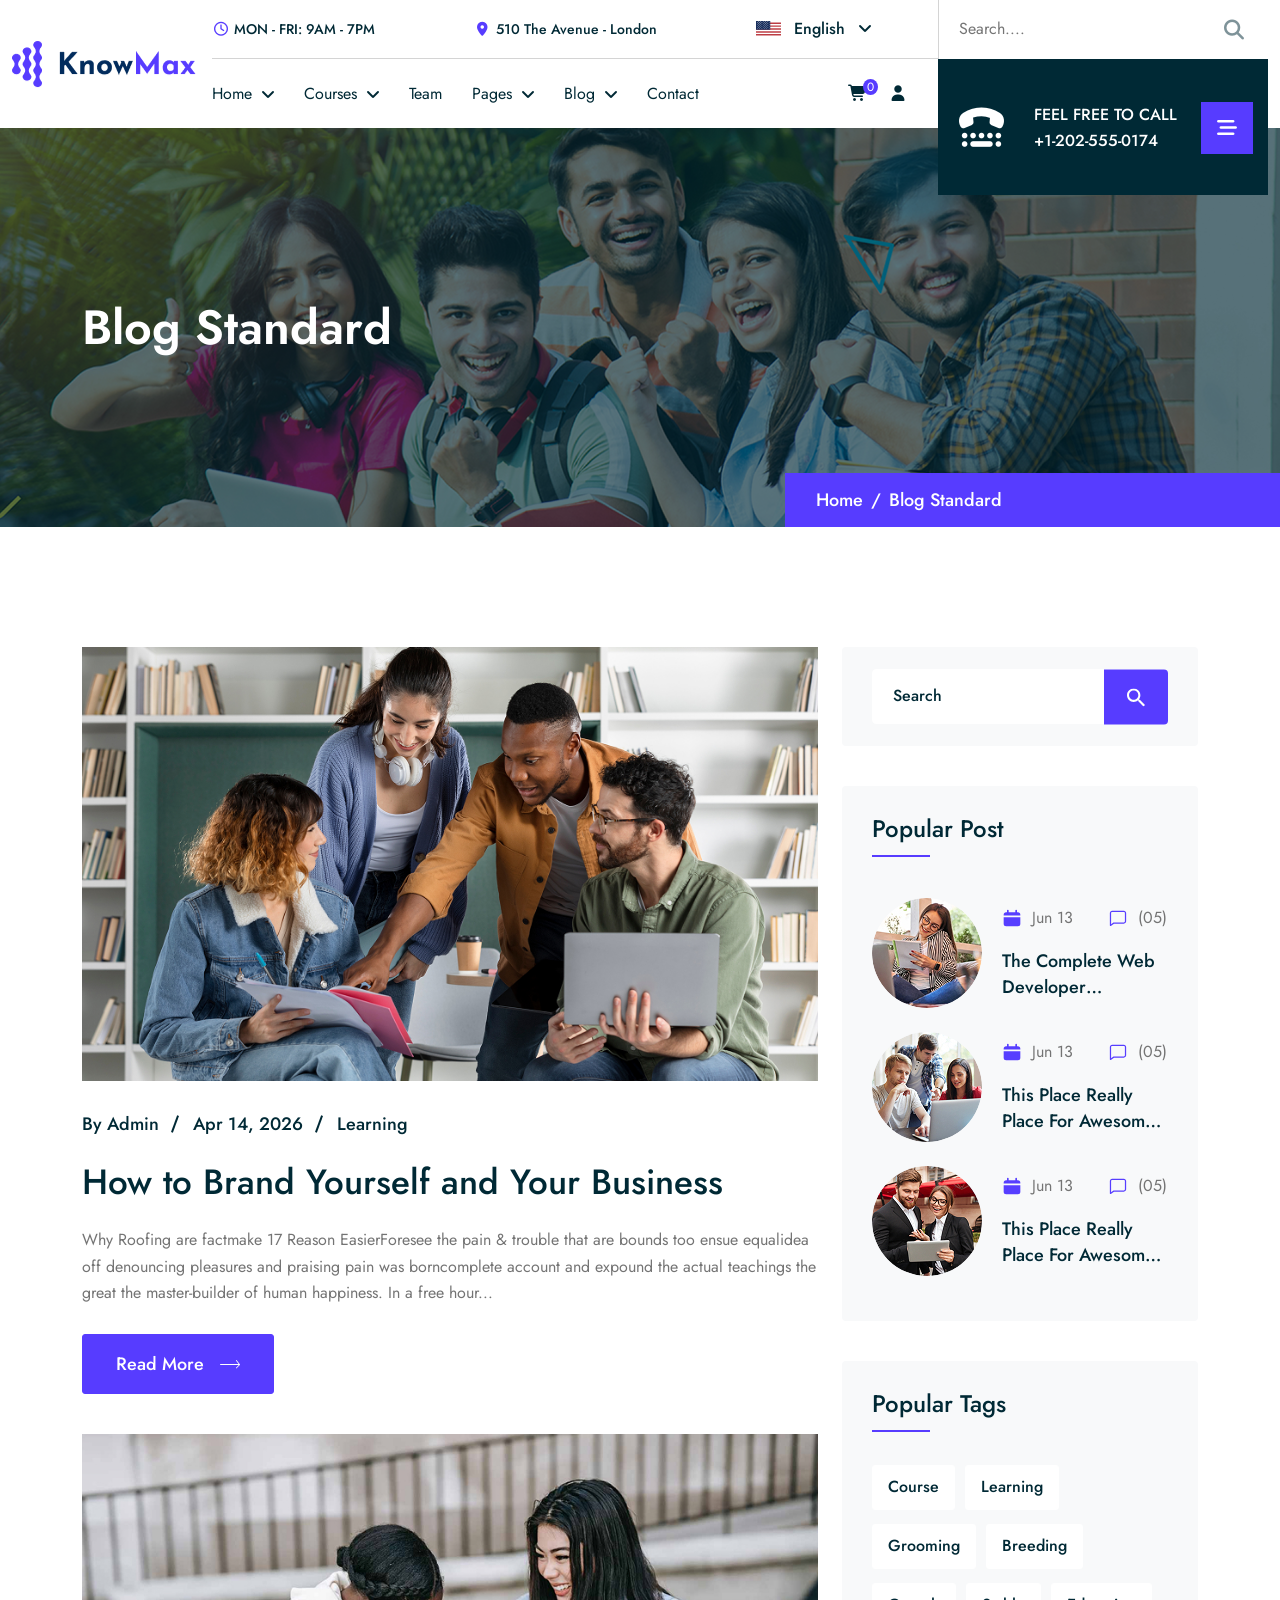
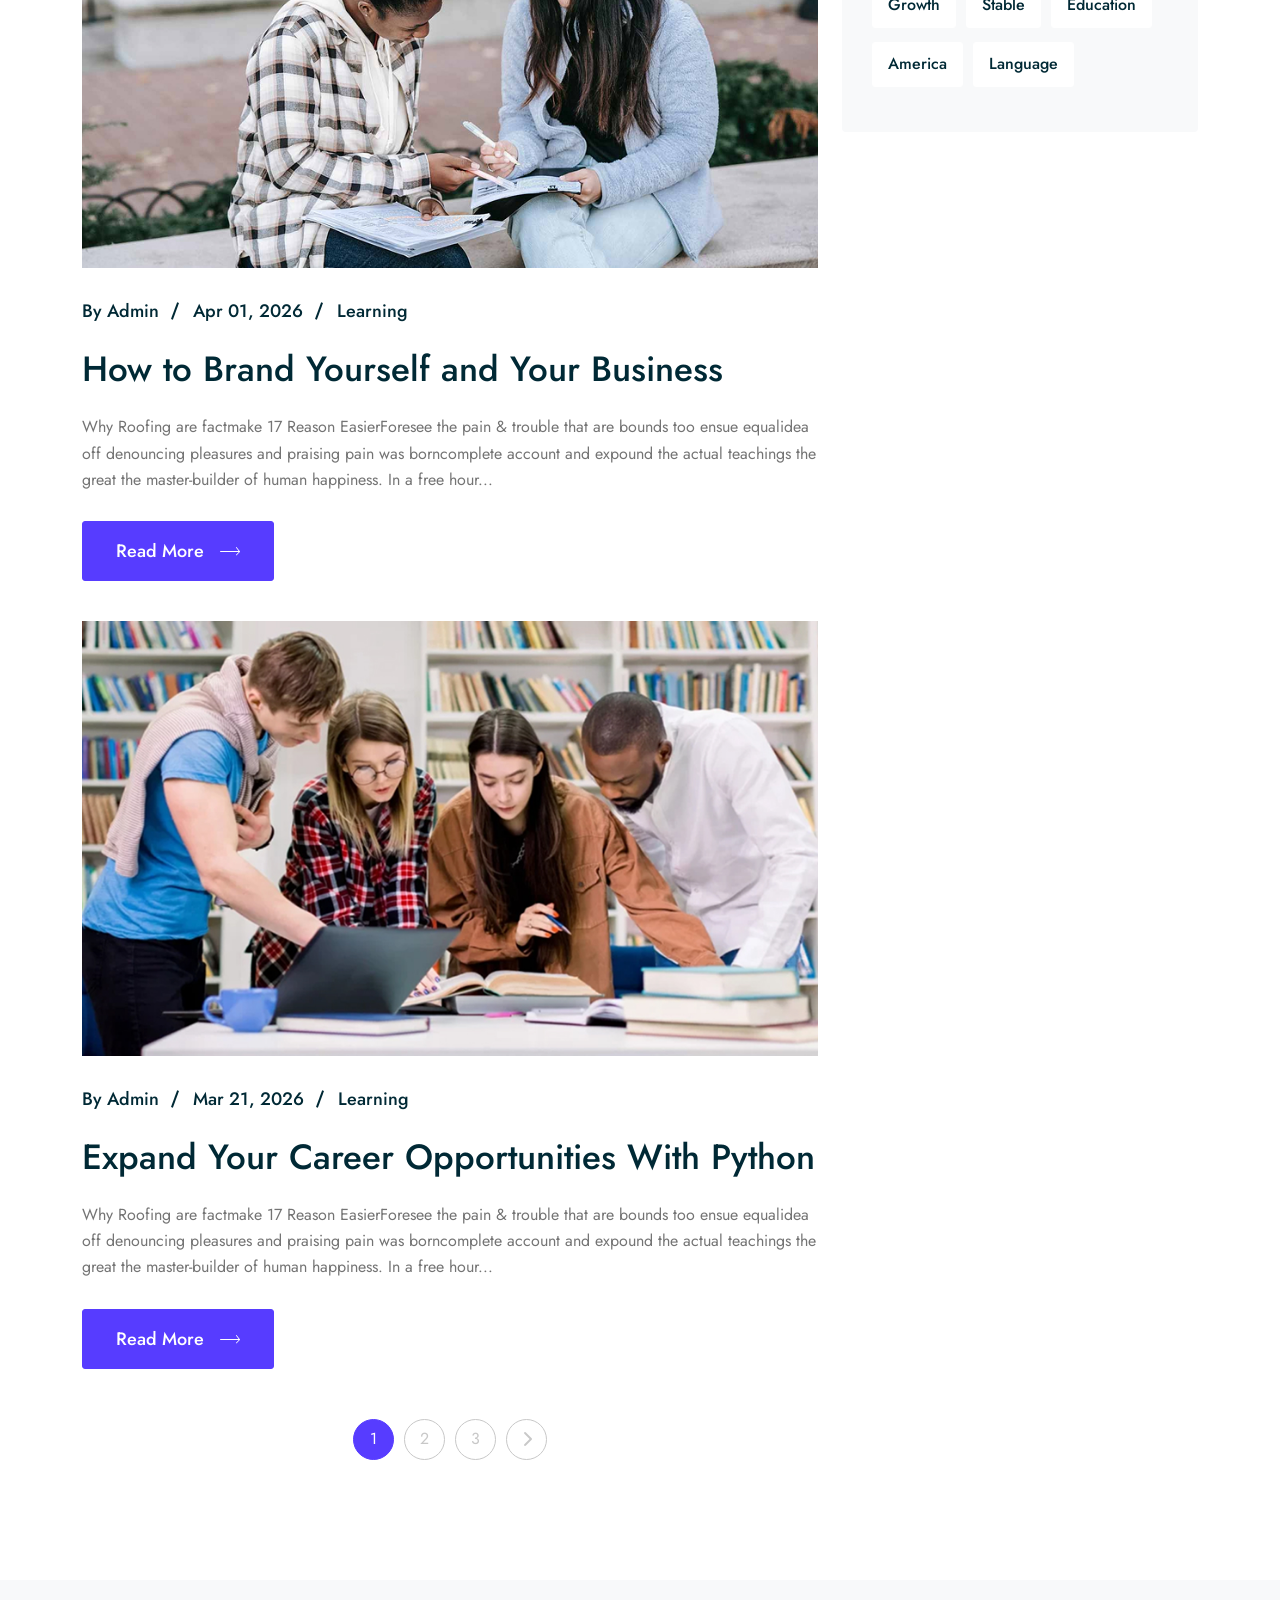
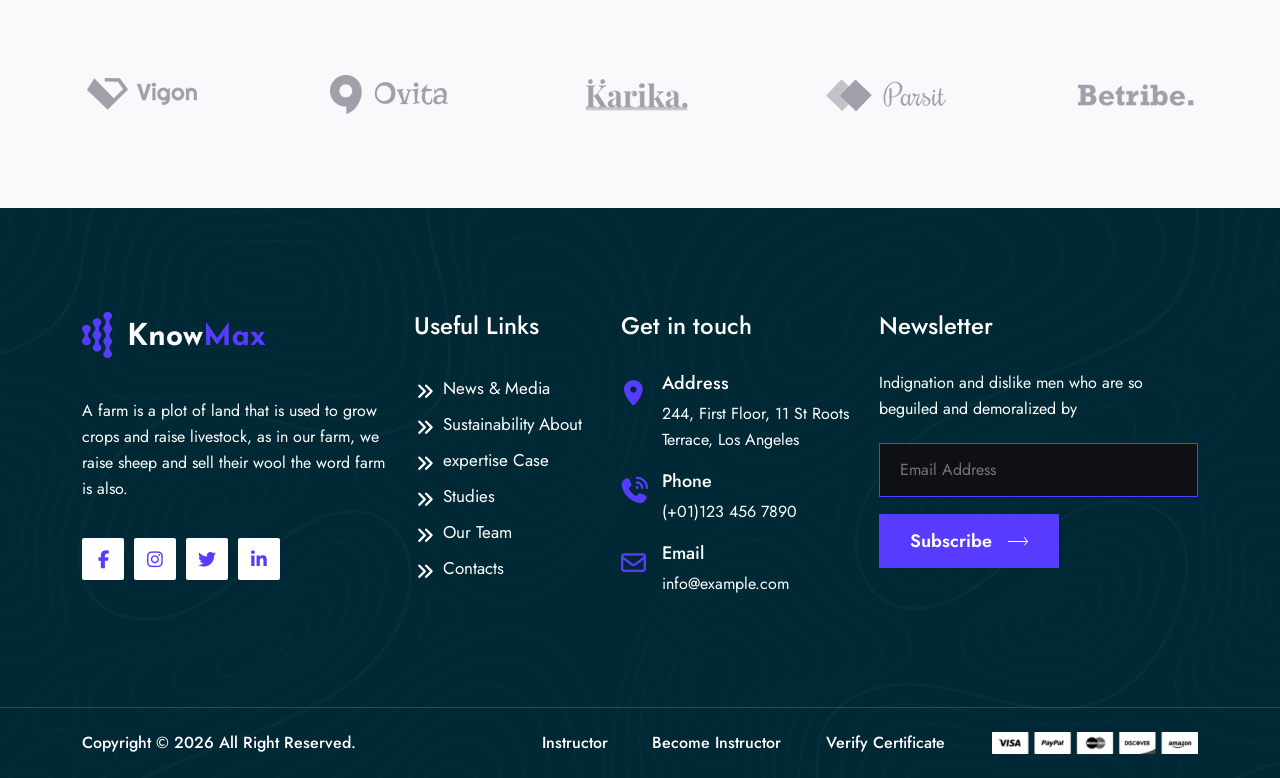
<file: blog.html>
<!DOCTYPE html>
<html class="no-js" lang="en">

<head>
  <!-- Meta Tags -->
  <meta charset="utf-8">
  <meta http-equiv="x-ua-compatible" content="ie=edge">
  <meta name="viewport" content="width=device-width, initial-scale=1">
  <meta name="description" content="KnowMax - LMS Online Education Course HTML Template">
  <meta name="author" content="Laralink">
  <!-- Favicon Icon -->
  <link rel="icon" href="assets/img/favicon.png">
  <!-- Site Title -->
  <title>KnowMax - LMS Online Education Course HTML Template</title>
  <link rel="stylesheet" href="assets/css/bootstrap.min.css">
  <link rel="stylesheet" href="assets/css/fontawesome.min.css">
  <link rel="stylesheet" href="assets/css/slick.min.css">
  <link rel="stylesheet" href="assets/css/animate.css">
  <link rel="stylesheet" href="assets/css/lightgallery.min.css">
  <link rel="stylesheet" href="assets/css/odometer.css">
  <link rel="stylesheet" href="assets/css/flag-icon.min.css">
  <link rel="stylesheet" href="assets/css/style.css">
</head>

<body>
  <!-- Start Preloader -->
  <!-- <div class="cs_preloader">
      <div class="cs_preloader_in">
        <span></span>
        <span></span>
      </div>
      <div class="cs_preloader_text">Loading...</div>
    </div> -->
  <!-- End Preloader -->

  <!-- Start Header Section -->
  <header class="cs_site_header cs_style_1 cs_sticky_header">
    <div class="cs_top_header">
      <div class="container">
        <div class="cs_top_header_in">
          <div class="cs_top_header_left"></div>
          <div class="cs_top_header_center">
            <div class="cs_top_header_center_list_wrap">
              <ul class="cs_top_header_center_list cs_mp_0 d-flex">
                <li>
                  <span class="cs_accent_color">
                    <i class="fa-regular fa-clock"></i>
                  </span>
                  <span>MON - FRI: 9AM - 7PM</span>
                </li>
                <li>
                  <span class="cs_accent_color">
                    <i class="fa-solid fa-location-dot"></i>
                  </span>
                  <span>510 The Avenue - London</span>
                </li>
                <li class="cs_language_select">
                  <div class="cs_language_switcher cs_fs_16">
                    <button type="button" name="Language-button" data-lang="EN">
                      <span class="flag-btn flag-icon flag-icon-us"></span>
                      <span class="cs_medium cs_flag_title">English</span>
                      <span><i class="fa-solid fa-angle-down"></i></span>
                    </button>
                  </div>
                  <div class="cs_language_dropdown">
                    <button name="Language-button" data-lang="EN">
                      <span class="flag-btn flag-icon flag-icon-us"></span>
                      <span class="cs_flag_title">English</span>
                    </button>
                    <button data-lang="BN">
                      <span class="flag-btn flag-icon flag-icon-bd"></span>
                      <span class="cs_flag_title">Bengali</span>
                    </button>
                    <button name="Language-button" data-lang="ES">
                      <span class="flag-btn flag-icon flag-icon-es"></span>
                      <span class="cs_flag_title">Spain</span>
                    </button>
                    <button name="Language-button" data-lang="AR">
                      <span class="flag-btn flag-icon flag-icon-sa"></span>
                      <span class="cs_flag_title">Arabic</span>
                    </button>
                    <button name="Language-button" data-lang="ZH">
                      <span class="flag-btn flag-icon flag-icon-cn"></span>
                      <span class="cs_flag_title">China</span>
                    </button>
                    <button name="Language-button" data-lang="DE">
                      <span class="flag-btn flag-icon flag-icon-de"></span>
                      <span class="cs_flag_title">German</span>
                    </button>
                  </div>
                </li>
              </ul>
            </div>
          </div>
          <div class="cs_top_header_right">
            <div class="cs_header_search_form_wrap">
              <form action="#" class="cs_header_search_form">
                <input type="text" placeholder="Search...." class="cs_header_search_field cs_heading_color cs_fs_16">
                <button class="cs_header_submit_btn">
                  <i class="fa-solid fa-magnifying-glass"></i>
                </button>
              </form>
            </div>
          </div>
        </div>
      </div>
    </div>
    <div class="cs_main_header cs_fs_16">
      <div class="container">
        <div class="cs_main_header_in">
          <div class="cs_main_header_left">
            <a class="cs_site_branding" href="index.html" aria-label="Home page link">
              <img src="assets/img/logo.png" alt="Logo">
            </a>
          </div>
          <div class="cs_main_header_center">
            <div class="cs_nav">
              <div class="cs_nav_list_wrap">
                <ul class="cs_nav_list">
                  <li class="menu-item-has-children">
                    <a href="index.html" aria-label="Menu link">Home</a>
                    <ul>
                      <li><a href="index.html" aria-label="Menu link">Default Home</a></li>
                      <li><a href="home-v2.html" aria-label="Menu link">Home V2</a></li>
                      <li><a href="home-v3.html" aria-label="Menu link">Home V3</a></li>
                    </ul>
                  </li>
                  <li class="menu-item-has-children">
                    <a href="course.html" aria-label="Menu link">Courses</a>
                    <ul>
                      <li><a href="course.html" aria-label="Menu link">Courses</a></li>
                      <li><a href="course-details.html" aria-label="Menu link">Courses Details</a></li>
                    </ul>
                  </li>
                  <li>
                    <a href="#" aria-label="Menu link">Team</a>
                  </li>
                  <li class="menu-item-has-children">
                    <a href="#" aria-label="Menu link">Pages</a>
                    <ul>
                      <li><a href="about.html" aria-label="Menu link">About</a></li>
                    </ul>
                  </li>
                  <li class="menu-item-has-children">
                    <a href="blog.html" aria-label="Menu link">Blog</a>
                    <ul>
                      <li><a href="blog.html" aria-label="Menu link">Blog</a></li>
                      <li><a href="blog-details.html" aria-label="Menu link">Blog Details</a></li>
                    </ul>
                  </li>
                  <li><a href="contact.html" aria-label="Menu link">Contact</a></li>
                </ul>
              </div>
            </div>
          </div>
          <div class="cs_main_header_right">
            <ul class="cs_main_header_right_shopping_cart cs_mp_0 d-flex">
              <li>
                <a href="contact.html" aria-label="Menu link">
                  <i class="fa-solid fa-cart-shopping"></i>
                  <span class="cs_cart_label">0</span>
                </a>
              </li>
              <li>
                <a href="contact.html" aria-label="Menu link">
                  <i class="fa-solid fa-user"></i>
                </a>
              </li>
            </ul>
            <div class="cs_main_header_right_cta">
              <div class="cs_main_header_right_cta_wrapper">
                <ul class="cs_mp_0">
                  <li>
                    <div class="cs_center justify-content-between">
                      <span><i class="fa-solid fa-tty"></i></span>
                      <div>
                        <p class="mb-0 cs_medium">Feel Free To Call</p>
                        <a href="tel:+1234567890" class="cs_fs_16 cs_medium">+1-202-555-0174</a>
                      </div>
                      <span class="cs_center"><i class="fa-solid fa-bars-staggered"></i></span>
                    </div>
                  </li>
                </ul>
              </div>
            </div>
          </div>
        </div>
      </div>
    </div>
  </header>
  <!-- End Header Section -->

  <!-- Start of Page Header Section -->
  <section class="cs_page_header_style_1 cs_bg_filed position-relative" data-src="assets/img/page_header_image.jpg">
    <div class="cs_page_header_overlay"></div>
    <div class="container">
      <div class="cs_heading_style_3">
        <h1 class="cs_page_heading_style_1 cs_fs_48 cs_white_color mb-0 wow fadeInDown">Blog Standard</h1>
      </div>
      <ol class="cs_breadcrumb_style_1 cs_fs_18 cs_medium breadcrumb mb-0">
        <li class="breadcrumb-item"><a href="/" aria-label="Back to home button">Home</a></li>
        <li class="breadcrumb-item active">Blog Standard</li>
      </ol>
    </div>
  </section>
  <!-- End of Page Header Section -->

  <!-- Start of Blog Section -->
  <section class="cs_blog_section_1">
    <div class="cs_height_120 cs_height_lg_80"></div>
    <div class="container">
      <div class="row">
        <div class="col-lg-8">
          <div class="cs_blog_style_1">
            <div class="cs_blog_post_style_1">
              <a href="blog-details.html" aria-label="Post details link" class="cs_post_thumb  ">
                <img src="assets/img/post_thumb_1.jpg" alt="Post">
              </a>
              <div class="cs_post_info">
                <div class="cs_post_meta cs_style_1">
                  <span class="cs_posted_by">By Admin</span>
                  <span class="cs_post_date">Apr 14, 2026</span>
                  <a href="#" aria-label="Post category link" class="cs_post_category">Learning</a>
                </div>
                <h2 class="cs_post_title">
                  <a href="blog-details.html" aria-label="Post details link">How to Brand Yourself and Your Business</a>
                </h2>
                <div class="cs_post_subtitle">Why Roofing are factmake 17 Reason EasierForesee the pain & trouble that
                  are bounds too ensue equalidea off denouncing pleasures and praising pain was borncomplete account and
                  expound the actual teachings the great the master-builder of human happiness. In a free hour...</div>
                <a href="#" class="cs_fs_18 cs_btn_style_1 cs_radius_3">
                  <span>Read More</span>
                  <div class="cs_btn_right_arrow cs_center">
                    <svg xmlns="http://www.w3.org/2000/svg" width="20" height="20" viewBox="0 0 20 20" fill="none">
                      <path
                        d="M19.5866 11H0.41235C0.184269 11 0 10.7715 0 10.4886C0 10.2058 0.184269 9.97723 0.41235 9.97723H18.5906L16.0881 6.87375C15.927 6.67399 15.927 6.34958 16.0881 6.14982C16.2492 5.95006 16.5108 5.95006 16.6718 6.14982L19.8792 10.1274C19.9977 10.2745 20.0325 10.4934 19.9681 10.6852C19.9036 10.8753 19.7529 11 19.5866 11Z"
                        fill="currentColor"></path>
                      <path
                        d="M16.3435 14.4236C16.2384 14.4236 16.1333 14.3838 16.0538 14.3031C15.8935 14.1428 15.8935 13.8825 16.0538 13.7223L19.2487 10.5274C19.4089 10.3672 19.6692 10.3672 19.8294 10.5274C19.9897 10.6877 19.9897 10.9479 19.8294 11.1082L16.6346 14.3031C16.5538 14.3838 16.4487 14.4236 16.3435 14.4236Z"
                        fill="currentColor"></path>
                    </svg>
                  </div>
                </a>
              </div>
            </div>
            <div class="cs_blog_post_style_1">
              <a href="blog-details.html" aria-label="Post details link" class="cs_post_thumb  ">
                <img src="assets/img/post_thumb_2.jpg" alt="Post">
              </a>
              <div class="cs_post_info">
                <div class="cs_post_meta cs_style_1">
                  <span class="cs_posted_by">By Admin</span>
                  <span class="cs_post_date">Apr 01, 2026</span>
                  <a href="#" aria-label="Post category link" class="cs_post_category">Learning</a>
                </div>
                <h2 class="cs_post_title">
                  <a href="blog-details.html" aria-label="Post details link">How to Brand Yourself and Your Business</a>
                </h2>
                <div class="cs_post_subtitle">Why Roofing are factmake 17 Reason EasierForesee the pain & trouble that
                  are bounds too ensue equalidea off denouncing pleasures and praising pain was borncomplete account and
                  expound the actual teachings the great the master-builder of human happiness. In a free hour...</div>
                <a href="#" class="cs_fs_18 cs_btn_style_1 cs_radius_3">
                  <span>Read More</span>
                  <div class="cs_btn_right_arrow cs_center">
                    <svg xmlns="http://www.w3.org/2000/svg" width="20" height="20" viewBox="0 0 20 20" fill="none">
                      <path
                        d="M19.5866 11H0.41235C0.184269 11 0 10.7715 0 10.4886C0 10.2058 0.184269 9.97723 0.41235 9.97723H18.5906L16.0881 6.87375C15.927 6.67399 15.927 6.34958 16.0881 6.14982C16.2492 5.95006 16.5108 5.95006 16.6718 6.14982L19.8792 10.1274C19.9977 10.2745 20.0325 10.4934 19.9681 10.6852C19.9036 10.8753 19.7529 11 19.5866 11Z"
                        fill="currentColor"></path>
                      <path
                        d="M16.3435 14.4236C16.2384 14.4236 16.1333 14.3838 16.0538 14.3031C15.8935 14.1428 15.8935 13.8825 16.0538 13.7223L19.2487 10.5274C19.4089 10.3672 19.6692 10.3672 19.8294 10.5274C19.9897 10.6877 19.9897 10.9479 19.8294 11.1082L16.6346 14.3031C16.5538 14.3838 16.4487 14.4236 16.3435 14.4236Z"
                        fill="currentColor"></path>
                    </svg>
                  </div>
                </a>
              </div>
            </div>
            <div class="cs_blog_post_style_1">
              <a href="blog-details.html" aria-label="Post details link" class="cs_post_thumb  ">
                <img src="assets/img/post_thumb_3.jpg" alt="Post">
              </a>
              <div class="cs_post_info">
                <div class="cs_post_meta cs_style_1">
                  <span class="cs_posted_by">By Admin</span>
                  <span class="cs_post_date">Mar 21, 2026</span>
                  <a href="#" aria-label="Post category link" class="cs_post_category">Learning</a>
                </div>
                <h2 class="cs_post_title">
                  <a href="blog-details.html" aria-label="Post details link">Expand Your Career Opportunities With
                    Python</a>
                </h2>
                <div class="cs_post_subtitle">Why Roofing are factmake 17 Reason EasierForesee the pain & trouble that
                  are bounds too ensue equalidea off denouncing pleasures and praising pain was borncomplete account and
                  expound the actual teachings the great the master-builder of human happiness. In a free hour...</div>
                <a href="#" class="cs_fs_18 cs_btn_style_1 cs_radius_3">
                  <span>Read More</span>
                  <div class="cs_btn_right_arrow cs_center">
                    <svg xmlns="http://www.w3.org/2000/svg" width="20" height="20" viewBox="0 0 20 20" fill="none">
                      <path
                        d="M19.5866 11H0.41235C0.184269 11 0 10.7715 0 10.4886C0 10.2058 0.184269 9.97723 0.41235 9.97723H18.5906L16.0881 6.87375C15.927 6.67399 15.927 6.34958 16.0881 6.14982C16.2492 5.95006 16.5108 5.95006 16.6718 6.14982L19.8792 10.1274C19.9977 10.2745 20.0325 10.4934 19.9681 10.6852C19.9036 10.8753 19.7529 11 19.5866 11Z"
                        fill="currentColor"></path>
                      <path
                        d="M16.3435 14.4236C16.2384 14.4236 16.1333 14.3838 16.0538 14.3031C15.8935 14.1428 15.8935 13.8825 16.0538 13.7223L19.2487 10.5274C19.4089 10.3672 19.6692 10.3672 19.8294 10.5274C19.9897 10.6877 19.9897 10.9479 19.8294 11.1082L16.6346 14.3031C16.5538 14.3838 16.4487 14.4236 16.3435 14.4236Z"
                        fill="currentColor"></path>
                    </svg>
                  </div>
                </a>
              </div>
            </div>
          </div>
          <div class="cs_height_50 cs_height_lg_40"></div>
          <ul class="cs_pagination_box cs_center cs_mp_0">
            <li><a class="cs_pagination_item cs_center active" href="#" aria-label="Pagination">1</a></li>
            <li><a class="cs_pagination_item cs_center" href="#" aria-label="Pagination">2</a></li>
            <li><a class="cs_pagination_item cs_center" href="#" aria-label="Pagination">3</a></li>
            <li><a class="cs_pagination_item cs_center" href="#" aria-label="Pagination">
                <i class="fa-solid fa-chevron-right"></i>
              </a>
            </li>
          </ul>
        </div>
        <div class="col-lg-4">
          <aside class="cs_blog_sidebar_style_1">
            <div class="cs_sidebar_item widget_search">
              <form class="cs_sidebar_search position-relative" action="#">
                <input type="text" name="search" placeholder="Search">
                <button class="cs_sidebar_search_btn">
                  <svg width="16" height="16" viewBox="0 0 16 16" fill="none" xmlns="http://www.w3.org/2000/svg">
                    <path
                      d="M11.4351 10.0629H10.7124L10.4563 9.81589C11.3528 8.77301 11.8925 7.4191 11.8925 5.94625C11.8925 2.66209 9.23042 0 5.94625 0C2.66209 0 0 2.66209 0 5.94625C0 9.23042 2.66209 11.8925 5.94625 11.8925C7.4191 11.8925 8.77301 11.3528 9.81589 10.4563L10.0629 10.7124V11.4351L14.6369 16L16 14.6369L11.4351 10.0629ZM5.94625 10.0629C3.66838 10.0629 1.82962 8.22413 1.82962 5.94625C1.82962 3.66838 3.66838 1.82962 5.94625 1.82962C8.22413 1.82962 10.0629 3.66838 10.0629 5.94625C10.0629 8.22413 8.22413 10.0629 5.94625 10.0629Z"
                      fill="currentColor">
                    </path>
                  </svg>
                </button>
              </form>
            </div>
            <div class="cs_sidebar_item widget_recent_posts">
              <h3 class="cs_sidebar_widget_title cs_fs_24 cs_medium cs_mb_41 cs_mb_lg_30">Popular Post</h3>
              <ul class="cs_recent_posts cs_mp_0">
                <li>
                  <div class="cs_recent_post_item">
                    <a href="blog-details.html" aria-label="Post details link" class="cs_recent_post_thumb">
                      <div class="cs_recent_post_thumb_in cs_bg_filed">
                        <img src="assets/img/recent_post_1.jpg" alt="Title">
                      </div>
                    </a>
                    <div class="cs_recent_post_info">
                      <div class="cs_recent_post_meta">
                        <div class="cs_recent_post_date">
                          <span class="cs_recent_post_iconbox">
                            <img src="assets/img/calendar-silhouette.svg" alt="">
                          </span>
                          <span>Jun 13</span>
                        </div>
                        <div class="cs_recent_post_comment">
                          <span class="cs_recent_post_iconbox">
                            <img src="assets/img/chat-box.svg" alt="">
                          </span>
                          <span>(05)</span>
                        </div>
                      </div>
                      <h4 class="cs_recent_post_title cs_fs_18 cs_medium mb-0">
                        <a href="blog-details.html" aria-label="Post details link">The Complete Web Developer
                          Guideline</a>
                      </h4>
                    </div>
                  </div>
                </li>
                <li>
                  <div class="cs_recent_post_item">
                    <a href="blog-details.html" aria-label="Post details link" class="cs_recent_post_thumb">
                      <div class="cs_recent_post_thumb_in cs_bg_filed">
                        <img src="assets/img/recent_post_2.jpg" alt="Title">
                      </div>
                    </a>
                    <div class="cs_recent_post_info">
                      <div class="cs_recent_post_meta">
                        <div class="cs_recent_post_date">
                          <span class="cs_recent_post_iconbox">
                            <img src="assets/img/calendar-silhouette.svg" alt="">
                          </span>
                          <span>Jun 13</span>
                        </div>
                        <div class="cs_recent_post_comment">
                          <span class="cs_recent_post_iconbox">
                            <img src="assets/img/chat-box.svg" alt="">
                          </span>
                          <span>(05)</span>
                        </div>
                      </div>
                      <h4 class="cs_recent_post_title cs_fs_18 cs_medium mb-0">
                        <a href="blog-details.html" aria-label="Post details link">This Place Really Place For Awesome
                          Moment</a>
                      </h4>
                    </div>
                  </div>
                </li>
                <li>
                  <div class="cs_recent_post_item">
                    <a href="blog-details.html" aria-label="Post details link" class="cs_recent_post_thumb">
                      <div class="cs_recent_post_thumb_in cs_bg_filed">
                        <img src="assets/img/recent_post_3.jpg" alt="Title">
                      </div>
                    </a>
                    <div class="cs_recent_post_info">
                      <div class="cs_recent_post_meta">
                        <div class="cs_recent_post_date">
                          <span class="cs_recent_post_iconbox">
                            <img src="assets/img/calendar-silhouette.svg" alt="">
                          </span>
                          <span>Jun 13</span>
                        </div>
                        <div class="cs_recent_post_comment">
                          <span class="cs_recent_post_iconbox">
                            <img src="assets/img/chat-box.svg" alt="">
                          </span>
                          <span>(05)</span>
                        </div>
                      </div>
                      <h4 class="cs_recent_post_title cs_fs_18 cs_medium mb-0">
                        <a href="blog-details.html" aria-label="Post details link">This Place Really Place For Awesome
                          Moment</a>
                      </h4>
                    </div>
                  </div>
                </li>
              </ul>
            </div>
            <div class="cs_sidebar_item widget_tag_cloud">
              <h4 class="cs_sidebar_widget_title cs_fs_24 cs_medium cs_mb_33 cs_mb_lg_25">Popular Tags</h4>
              <div class="tagcloud">
                <a href="#" aria-label="Post tag" class="tag-cloud-link">Course</a>
                <a href="#" aria-label="Post tag" class="tag-cloud-link">Learning</a>
                <a href="#" aria-label="Post tag" class="tag-cloud-link">Grooming</a>
                <a href="#" aria-label="Post tag" class="tag-cloud-link">Breeding</a>
                <a href="#" aria-label="Post tag" class="tag-cloud-link">Growth</a>
                <a href="#" aria-label="Post tag" class="tag-cloud-link">Stable</a>
                <a href="#" aria-label="Post tag" class="tag-cloud-link">Education</a>
                <a href="#" aria-label="Post tag" class="tag-cloud-link">America</a>
                <a href="#" aria-label="Post tag" class="tag-cloud-link">Language</a>
              </div>
            </div>
          </aside>
        </div>
      </div>
    </div>
    <div class="cs_height_120 cs_height_lg_80"></div>
  </section>
  <!-- End of Blog Section -->

  <!-- Starts of Client/Brand Section -->
  <div class="cs_brands_section_1 cs_bg_primary">
    <div class="cs_height_94 cs_height_lg_70"></div>
    <div class="container">
      <div class="cs_slider cs_style_1 cs_slider_gap_166">
        <div class="cs_slider_container" data-autoplay="0" data-loop="1" data-speed="600" data-center="0"
          data-variable-width="0" data-slides-per-view="responsive" data-xs-slides="3" data-sm-slides="4"
          data-md-slides="5" data-lg-slides="5" data-add-slides="5">
          <div class="cs_slider_wrapper overflow-hidden">
            <div class="cs_slide">
              <div class="cs_brands_style_1">
                <div class="cs_brands_logo">
                  <img src="assets/img/brands_1.svg" alt="">
                </div>
              </div>
            </div>
            <div class="cs_slide">
              <div class="cs_brands_style_1">
                <div class="cs_brands_logo">
                  <img src="assets/img/brands_2.svg" alt="">
                </div>
              </div>
            </div>
            <div class="cs_slide">
              <div class="cs_brands_style_1">
                <div class="cs_brands_logo">
                  <img src="assets/img/brands_3.svg" alt="">
                </div>
              </div>
            </div>
            <div class="cs_slide">
              <div class="cs_brands_style_1">
                <div class="cs_brands_logo">
                  <img src="assets/img/brands_4.svg" alt="">
                </div>
              </div>
            </div>
            <div class="cs_slide">
              <div class="cs_brands_style_1">
                <div class="cs_brands_logo">
                  <img src="assets/img/brands_5.svg" alt="">
                </div>
              </div>
            </div>
            <div class="cs_slide">
              <div class="cs_brands_style_1">
                <div class="cs_brands_logo">
                  <img src="assets/img/brands_1.svg" alt="">
                </div>
              </div>
            </div>
          </div>
        </div>
      </div>
    </div>
    <div class="cs_height_93 cs_height_lg_65"></div>
  </div>
  <!-- End of Client/Brand Section -->

  <!-- Start of Footer -->
  <footer class="cs_footer_section_style_1 cs_bg_filed" data-src="assets/img/footer_bg.jpg">
    <div class="container">
      <div class="cs_footer_row cs_white_color">
        <div class="cs_footer_col">
          <div class="cs_footer_widget">
            <div class="cs_footer_text_widget">
              <img src="assets/img/footer_logo.png" alt="Logo">
              <p>A farm is a plot of land that is used to grow crops and raise livestock, as in our farm, we raise sheep
                and sell their wool the word farm is also.</p>
            </div>
            <div class="cs_social_btns">
              <a href="#" aria-label="Social link">
                <i class="fa-brands fa-facebook-f"></i>
              </a>
              <a href="#" aria-label="Social link">
                <i class="fa-brands fa-instagram"></i>
              </a>
              <a href="#" aria-label="Social link">
                <i class="fa-brands fa-twitter"></i>
              </a>
              <a href="#" aria-label="Social link">
                <i class="fa-brands fa-linkedin-in"></i>
              </a>
            </div>
          </div>
        </div>
        <div class="cs_footer_col">
          <div class="cs_footer_widget">
            <h2 class="cs_footer_widget_title cs_white_color">Useful Links</h2>
            <ul class="cs_footer_widget_menu cs_mp_0">
              <li>
                <span class="cs_footer_widget_menu_icon_style_1"><i class="fa-solid fa-angles-right"></i></span>
                <a href="blog.html" aria-label="Footer link">News & Media</a>
              </li>
              <li>
                <span class="cs_footer_widget_menu_icon_style_1"><i class="fa-solid fa-angles-right"></i></span>
                <a href="about.html" aria-label="Footer link">Sustainability About</a>
              </li>
              <li>
                <span class="cs_footer_widget_menu_icon_style_1"><i class="fa-solid fa-angles-right"></i></span>
                <a href="#">expertise Case</a>
              </li>
              <li>
                <span class="cs_footer_widget_menu_icon_style_1"><i class="fa-solid fa-angles-right"></i></span>
                <a href="#" aria-label="Footer link">Studies</a>
              </li>
              <li>
                <span class="cs_footer_widget_menu_icon_style_1"><i class="fa-solid fa-angles-right"></i></span>
                <a href="#" aria-label="Footer link">Our Team</a>
              </li>
              <li>
                <span class="cs_footer_widget_menu_icon_style_1"><i class="fa-solid fa-angles-right"></i></span>
                <a href="contact.html" aria-label="Footer link">Contacts</a>
              </li>
            </ul>
          </div>
        </div>
        <div class="cs_footer_col">
          <div class="cs_footer_widget">
            <h2 class="cs_footer_widget_title cs_white_color">Get in touch</h2>
            <ul class="cs_footer_widget_menu cs_mp_0">
              <li>
                <span class="cs_footer_widget_menu_icon_style_2"><i class="fa-solid fa-location-dot"></i></span>
                <div>
                  <h3 class="cs_mb_5 cs_white_color cs_fs_18 cs_medium">Address</h3>
                  <p class="mb-0 cs_fs_16">244, First Floor, 11 St Roots Terrace, Los Angeles</p>
                </div>
              </li>
              <li>
                <span class="cs_footer_widget_menu_icon_style_2 ">
                  <i class="fa-solid fa-phone-volume"></i>
                </span>
                <div>
                  <h3 class="cs_mb_5 cs_white_color cs_fs_18 cs_medium">Phone</h3>
                  <a href="tel:+1234567890" class="cs_fs_16">(+01)123 456 7890</a>
                </div>
              </li>
              <li>
                <span class="cs_footer_widget_menu_icon_style_2 ">
                  <i class="fa-regular fa-envelope"></i>
                </span>
                <div>
                  <h3 class="cs_mb_5 cs_white_color cs_fs_18 cs_medium">Email</h3>
                  <a href="mailto:info@example.com" class="mb-0 cs_fs_16">info@example.com</a>
                </div>
              </li>
            </ul>
          </div>
        </div>
        <div class="cs_footer_col">
          <div class="cs_footer_widget">
            <h2 class="cs_footer_widget_title cs_white_color">Newsletter</h2>
            <div class="cs_footer_text_widget">
              <p>Indignation and dislike men who are so beguiled and demoralized by</p>
            </div>
          </div>
          <div class="cs_footer_widget">
            <form action="#" class="cs_newsletter cs_style_1">
              <input type="email" name="email" placeholder="Email Address" class="cs_newsletter_input"
                autocomplete="email">
              <button type="submit" class="cs_newsletter_btn cs_fs_18 wow fadeInRight">
                <Span>Subscribe</Span>
                <span class="cs_btn_right_arrow cs_center ">
                  <svg xmlns="http://www.w3.org/2000/svg" width="20" height="20" viewBox="0 0 20 20" fill="none">
                    <path
                      d="M19.5866 11H0.41235C0.184269 11 0 10.7715 0 10.4886C0 10.2058 0.184269 9.97723 0.41235 9.97723H18.5906L16.0881 6.87375C15.927 6.67399 15.927 6.34958 16.0881 6.14982C16.2492 5.95006 16.5108 5.95006 16.6718 6.14982L19.8792 10.1274C19.9977 10.2745 20.0325 10.4934 19.9681 10.6852C19.9036 10.8753 19.7529 11 19.5866 11Z"
                      fill="currentColor" />
                    <path
                      d="M16.3435 14.4236C16.2384 14.4236 16.1333 14.3838 16.0538 14.3031C15.8935 14.1428 15.8935 13.8825 16.0538 13.7223L19.2487 10.5274C19.4089 10.3672 19.6692 10.3672 19.8294 10.5274C19.9897 10.6877 19.9897 10.9479 19.8294 11.1082L16.6346 14.3031C16.5538 14.3838 16.4487 14.4236 16.3435 14.4236Z"
                      fill="currentColor" />
                  </svg>
                </span>
              </button>
            </form>
          </div>
        </div>
      </div>
    </div>
    <hr class="cs_white_color_op15">
    <div class="container ">
      <div class="cs_footer_bottom cs_white_color cs_center justify-content-between">
        <p class="cs_copyright mb-0">Copyright © 2026 All Right Reserved.</p>
        <ul class="cs_footer_widget_menu cs_mp_0 d-flex justify-content-between">
          <li>
            <a href="#">Instructor</a>
          </li>
          <li>
            <a href="#">Become Instructor</a>
          </li>
          <li>
            <a href="#">Verify Certificate</a>
          </li>
        </ul>
        <img src="assets/img/payment-cards.png" class="cs_payment_partner" alt="Payment Gateway">
      </div>
    </div>
  </footer>
  <!-- End of footer -->

  <!-- Script -->
  <script src="assets/js/jquery-3.7.1.min.js"></script>
  <script src="assets/js/jquery.slick.min.js"></script>
  <script src="assets/js/wow.min.js"></script>
  <script src="assets/js/lightgallery.min.js"></script>
  <script src="assets/js/odometer.min.js"></script>
  <script src="assets/js/main.js"></script>
</body>

</html>
</file>
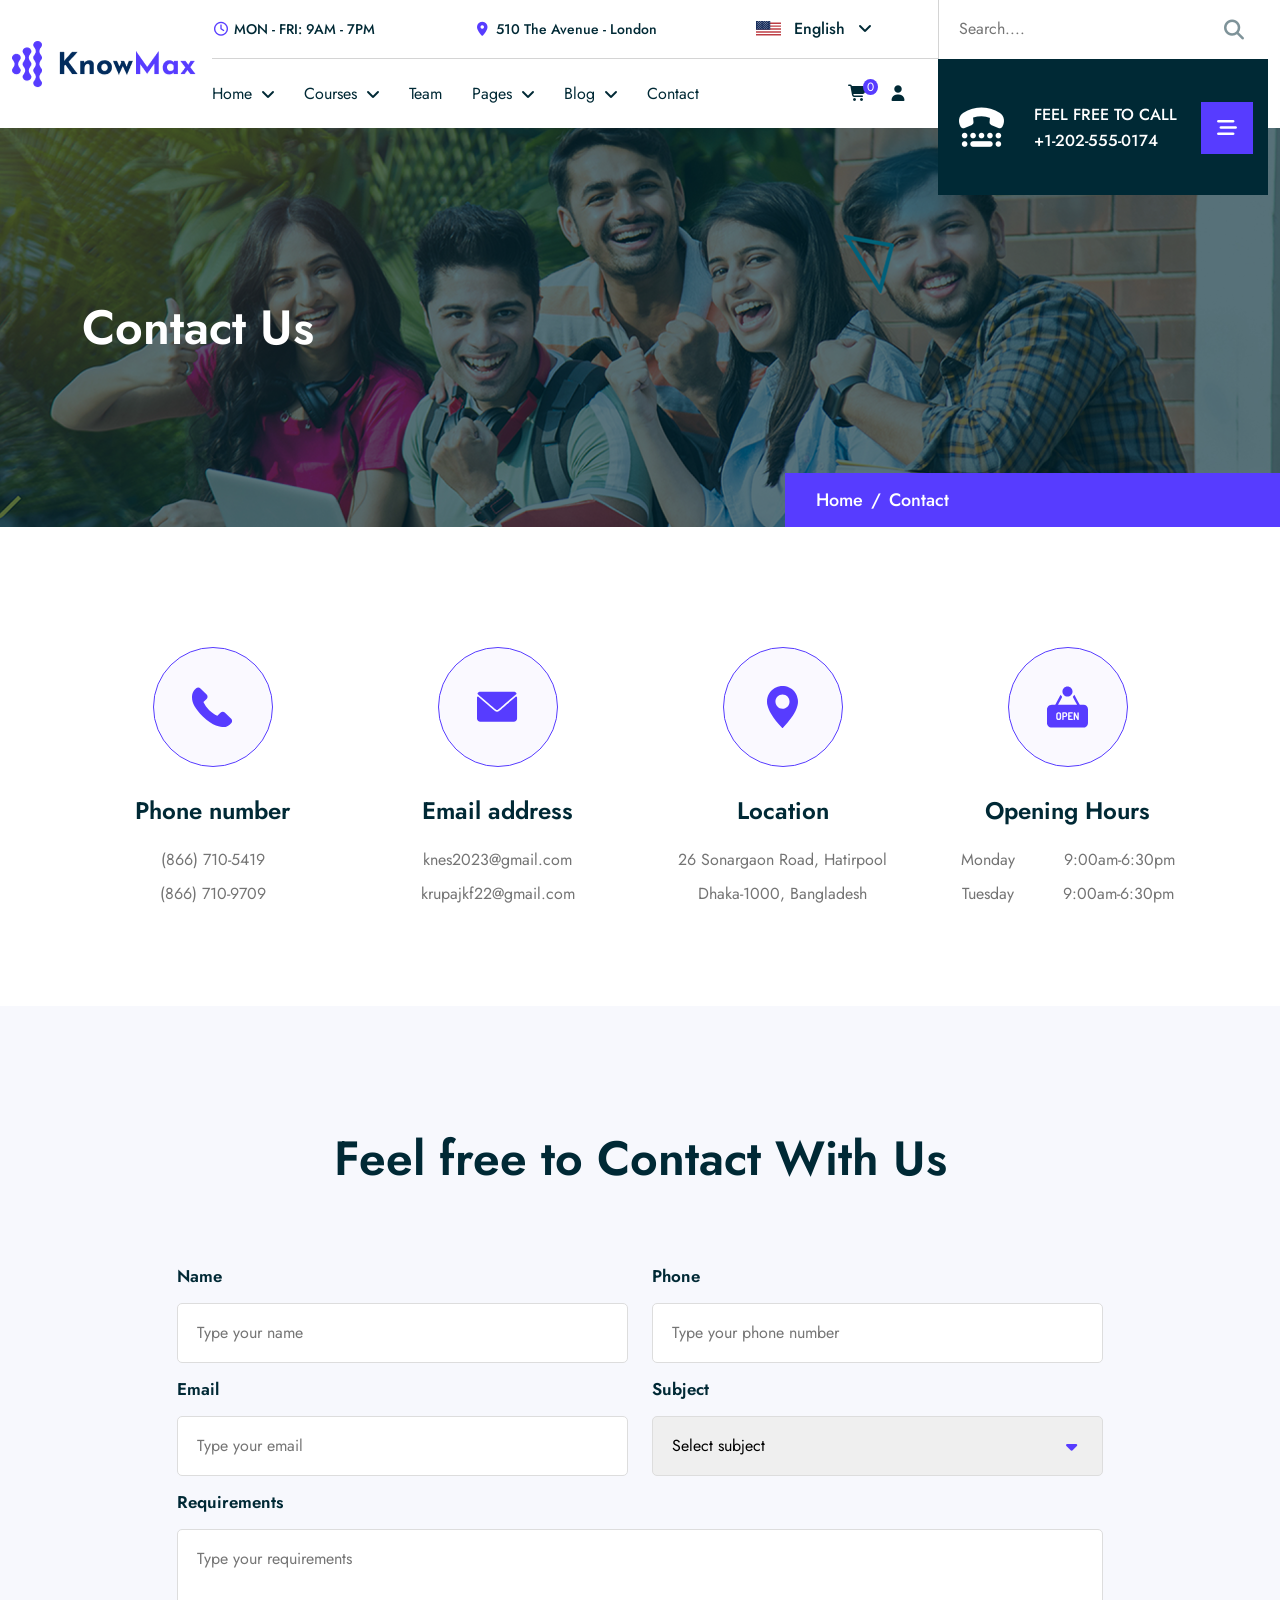
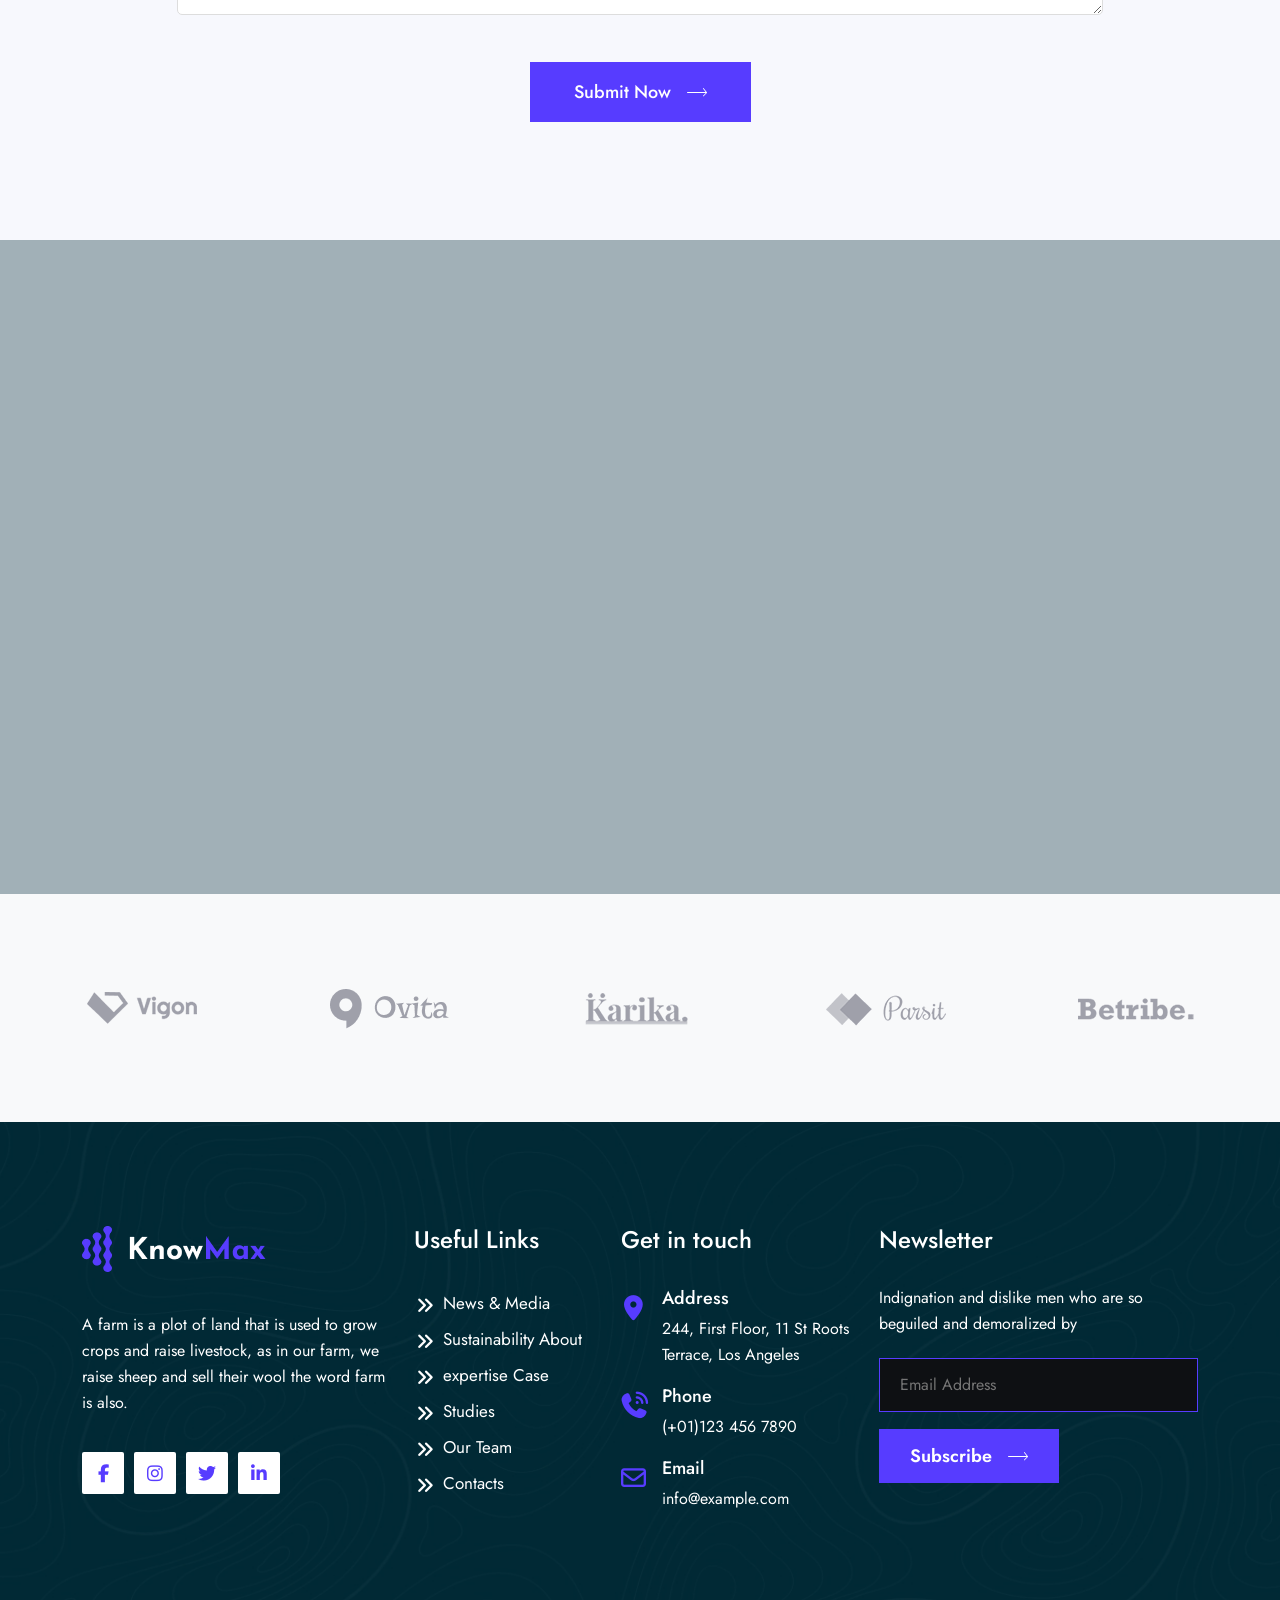
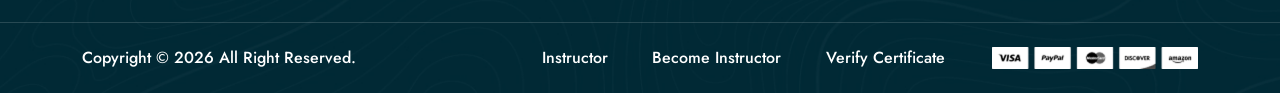
<file: contact.html>
<!DOCTYPE html>
<html class="no-js" lang="en">

<head>
  <!-- Meta Tags -->
  <meta charset="utf-8">
  <meta http-equiv="x-ua-compatible" content="ie=edge">
  <meta name="viewport" content="width=device-width, initial-scale=1">
  <meta name="description" content="KnowMax - LMS Online Education Course HTML Template">
  <meta name="author" content="Laralink">
  <!-- Favicon Icon -->
  <link rel="icon" href="assets/img/favicon.png">
  <!-- Site Title -->
  <title>KnowMax - LMS Online Education Course HTML Template</title>
  <link rel="stylesheet" href="assets/css/bootstrap.min.css">
  <link rel="stylesheet" href="assets/css/fontawesome.min.css">
  <link rel="stylesheet" href="assets/css/slick.min.css">
  <link rel="stylesheet" href="assets/css/animate.css">
  <link rel="stylesheet" href="assets/css/lightgallery.min.css">
  <link rel="stylesheet" href="assets/css/odometer.css">
  <link rel="stylesheet" href="assets/css/flag-icon.min.css">
  <link rel="stylesheet" href="assets/css/style.css">
</head>

<body>
  <!-- Start Preloader -->
  <!-- <div class="cs_preloader">
      <div class="cs_preloader_in">
        <span></span>
        <span></span>
      </div>
      <div class="cs_preloader_text">Loading...</div>
    </div> -->
  <!-- End Preloader -->

  <!-- Start Header Section -->
  <header class="cs_site_header cs_style_1 cs_sticky_header">
    <div class="cs_top_header">
      <div class="container">
        <div class="cs_top_header_in">
          <div class="cs_top_header_left"></div>
          <div class="cs_top_header_center">
            <div class="cs_top_header_center_list_wrap">
              <ul class="cs_top_header_center_list cs_mp_0 d-flex">
                <li>
                  <span class="cs_accent_color">
                    <i class="fa-regular fa-clock"></i>
                  </span>
                  <span>MON - FRI: 9AM - 7PM</span>
                </li>
                <li>
                  <span class="cs_accent_color">
                    <i class="fa-solid fa-location-dot"></i>
                  </span>
                  <span>510 The Avenue - London</span>
                </li>
                <li class="cs_language_select">
                  <div class="cs_language_switcher cs_fs_16">
                    <button type="button" name="Language-button" data-lang="EN">
                      <span class="flag-btn flag-icon flag-icon-us"></span>
                      <span class="cs_medium cs_flag_title">English</span>
                      <span><i class="fa-solid fa-angle-down"></i></span>
                    </button>
                  </div>
                  <div class="cs_language_dropdown">
                    <button name="Language-button" data-lang="EN">
                      <span class="flag-btn flag-icon flag-icon-us"></span>
                      <span class="cs_flag_title">English</span>
                    </button>
                    <button data-lang="BN">
                      <span class="flag-btn flag-icon flag-icon-bd"></span>
                      <span class="cs_flag_title">Bengali</span>
                    </button>
                    <button name="Language-button" data-lang="ES">
                      <span class="flag-btn flag-icon flag-icon-es"></span>
                      <span class="cs_flag_title">Spain</span>
                    </button>
                    <button name="Language-button" data-lang="AR">
                      <span class="flag-btn flag-icon flag-icon-sa"></span>
                      <span class="cs_flag_title">Arabic</span>
                    </button>
                    <button name="Language-button" data-lang="ZH">
                      <span class="flag-btn flag-icon flag-icon-cn"></span>
                      <span class="cs_flag_title">China</span>
                    </button>
                    <button name="Language-button" data-lang="DE">
                      <span class="flag-btn flag-icon flag-icon-de"></span>
                      <span class="cs_flag_title">German</span>
                    </button>
                  </div>
                </li>
              </ul>
            </div>
          </div>
          <div class="cs_top_header_right">
            <div class="cs_header_search_form_wrap">
              <form action="#" class="cs_header_search_form">
                <input type="text" placeholder="Search...." class="cs_header_search_field cs_heading_color cs_fs_16">
                <button class="cs_header_submit_btn">
                  <i class="fa-solid fa-magnifying-glass"></i>
                </button>
              </form>
            </div>
          </div>
        </div>
      </div>
    </div>
    <div class="cs_main_header cs_fs_16">
      <div class="container">
        <div class="cs_main_header_in">
          <div class="cs_main_header_left">
            <a class="cs_site_branding" href="index.html" aria-label="Home page link">
              <img src="assets/img/logo.png" alt="Logo">
            </a>
          </div>
          <div class="cs_main_header_center">
            <div class="cs_nav">
              <div class="cs_nav_list_wrap">
                <ul class="cs_nav_list">
                  <li class="menu-item-has-children">
                    <a href="index.html" aria-label="Menu link">Home</a>
                    <ul>
                      <li><a href="index.html" aria-label="Menu link">Default Home</a></li>
                      <li><a href="home-v2.html" aria-label="Menu link">Home V2</a></li>
                      <li><a href="home-v3.html" aria-label="Menu link">Home V3</a></li>
                    </ul>
                  </li>
                  <li class="menu-item-has-children">
                    <a href="course.html" aria-label="Menu link">Courses</a>
                    <ul>
                      <li><a href="course.html" aria-label="Menu link">Courses</a></li>
                      <li><a href="course-details.html" aria-label="Menu link">Courses Details</a>
                      </li>
                    </ul>
                  </li>
                  <li>
                    <a href="#" aria-label="Menu link">Team</a>
                  </li>
                  <li class="menu-item-has-children">
                    <a href="#" aria-label="Menu link">Pages</a>
                    <ul>
                      <li><a href="about.html" aria-label="Menu link">About</a></li>
                    </ul>
                  </li>
                  <li class="menu-item-has-children">
                    <a href="blog.html" aria-label="Menu link">Blog</a>
                    <ul>
                      <li><a href="blog.html" aria-label="Menu link">Blog</a></li>
                      <li><a href="blog-details.html" aria-label="Menu link">Blog Details</a></li>
                    </ul>
                  </li>
                  <li><a href="contact.html" aria-label="Menu link">Contact</a></li>
                </ul>
              </div>
            </div>
          </div>
          <div class="cs_main_header_right">
            <ul class="cs_main_header_right_shopping_cart cs_mp_0 d-flex">
              <li>
                <a href="contact.html" aria-label="Menu link">
                  <i class="fa-solid fa-cart-shopping"></i>
                  <span class="cs_cart_label">0</span>
                </a>
              </li>
              <li>
                <a href="contact.html" aria-label="Menu link">
                  <i class="fa-solid fa-user"></i>
                </a>
              </li>
            </ul>
            <div class="cs_main_header_right_cta">
              <div class="cs_main_header_right_cta_wrapper">
                <ul class="cs_mp_0">
                  <li>
                    <div class="cs_center justify-content-between">
                      <span><i class="fa-solid fa-tty"></i></span>
                      <div>
                        <p class="mb-0 cs_medium">Feel Free To Call</p>
                        <a href="tel:+1234567890" class="cs_fs_16 cs_medium">+1-202-555-0174</a>
                      </div>
                      <span class="cs_center"><i class="fa-solid fa-bars-staggered"></i></span>
                    </div>
                  </li>
                </ul>
              </div>
            </div>
          </div>
        </div>
      </div>
    </div>
  </header>
  <!-- End Header Section -->

  <!-- Start of Page Header Section -->
  <section class="cs_page_header_style_1 cs_bg_filed position-relative" data-src="assets/img/page_header_image.jpg">
    <div class="cs_page_header_overlay"></div>
    <div class="container">
      <div class="cs_heading_style_3">
        <h1 class="cs_page_heading_style_1 cs_fs_48 cs_white_color mb-0 wow fadeInDown">Contact Us</h1>
      </div>
      <ol class="cs_breadcrumb_style_1 cs_fs_18 cs_medium breadcrumb mb-0">
        <li class="breadcrumb-item"><a href="/" aria-label="Back to home button">Home</a></li>
        <li class="breadcrumb-item active">Contact</li>
      </ol>
    </div>
  </section>
  <!-- End of Page Header Section -->

  <!-- Start of Icon Box Section -->
  <section class="cs_iconbox_section_2">
    <div class="cs_height_120 cs_height_lg_80"></div>
    <div class="container">
      <div class="row cs_gap_y_24">
        <div class="col-lg-3 col-sm-6">
          <div class="cs_iconbox_style_2 cs_center_column">
            <div class="cs_iconbox_icon_wrapper cs_mb_26 cs_mb_lg_20 cs_center">
              <div class="cs_iconbox_icon cs_center">
                <svg width="42" height="41" viewBox="0 0 42 41" fill="none" xmlns="http://www.w3.org/2000/svg">
                  <path
                    d="M40.1735 32.1113L33.827 25.8266C32.563 24.58 30.4696 24.6179 29.1615 25.9136L25.9641 29.0788C25.7621 28.9686 25.553 28.8534 25.3332 28.7313C23.3141 27.6235 20.5506 26.1052 17.6426 23.2237C14.726 20.3362 13.1912 17.5957 12.069 15.5952C11.9506 15.3832 11.8371 15.1789 11.7251 14.9848L13.871 12.8632L14.926 11.8173C16.2361 10.5197 16.2722 8.44751 15.0111 7.19726L8.66464 0.911872C7.4035 -0.336625 5.30919 -0.29875 3.99905 0.998845L2.21041 2.78006L2.25928 2.8281C1.65953 3.58585 1.15835 4.4598 0.785392 5.40225C0.441594 6.29935 0.227547 7.15541 0.129674 8.01322C-0.708333 14.8921 2.46637 21.1789 11.0821 29.71C22.9916 41.5015 32.5892 40.6107 33.0032 40.5672C33.905 40.4605 34.7692 40.2471 35.6474 39.9094C36.591 39.5444 37.473 39.0489 38.2379 38.4563L38.2769 38.4907L40.089 36.7338C41.3964 35.4364 41.434 33.3636 40.1735 32.1113Z"
                    fill="currentColor" />
                </svg>
              </div>
            </div>
            <div class="cs_iconbox_info cs_center_column">
              <h2 class="cs_title cs_fs_24 cs_mb_19">Phone number</h2>
              <a href="tel:+8667105419" class="cs_mb_10">(866) 710-5419</a>
              <a href="tel:+8667109709" class="mb-0">(866) 710-9709</a>
            </div>
          </div>
        </div>
        <div class="col-lg-3 col-sm-6">
          <div class="cs_iconbox_style_2 cs_center_column">
            <div class="cs_iconbox_icon_wrapper cs_mb_26 cs_mb_lg_20 cs_center">
              <div class="cs_iconbox_icon cs_center">
                <svg width="43" height="32" viewBox="0 0 43 32" fill="none" xmlns="http://www.w3.org/2000/svg">
                  <path
                    d="M0.880062 2.5569C6.64696 7.44083 16.7661 16.0331 19.7402 18.7122C20.1395 19.0738 20.5677 19.2577 21.0122 19.2577C21.4559 19.2577 21.8834 19.0756 22.2817 18.7157C25.2584 16.034 35.3775 7.44083 41.1445 2.5569C41.5035 2.25341 41.5583 1.71997 41.2676 1.34895C40.5956 0.491585 39.5938 0 38.52 0H3.5045C2.43081 0 1.42885 0.491585 0.756961 1.34903C0.466277 1.71997 0.521016 2.25341 0.880062 2.5569Z"
                    fill="currentColor" />
                  <path
                    d="M41.5109 5.19489C41.2006 5.05045 40.8355 5.10084 40.5774 5.32144C34.182 10.743 26.0197 17.6923 23.4517 20.0064C22.0103 21.3075 20.0099 21.3075 18.5652 20.0047C15.8279 17.5384 6.66192 9.7462 1.44127 5.32136C1.18136 5.10076 0.815506 5.0521 0.507753 5.19481C0.198357 5.33851 0 5.64799 0 5.98906V28.0037C0 29.9349 1.57036 31.5053 3.50158 31.5053H38.5171C40.4483 31.5053 42.0186 29.9349 42.0186 28.0037V5.98906C42.0186 5.64799 41.8203 5.33769 41.5109 5.19489Z"
                    fill="currentColor" />
                </svg>
              </div>
            </div>
            <div class="cs_iconbox_info cs_center_column">
              <h2 class="cs_title cs_fs_24 cs_mb_19">Email address</h2>
              <a href="mailto:knes2023@gmail.com" class="cs_mb_10">knes2023@gmail.com</a>
              <a href="mailto:krupajkf22@gmail.com" class="mb-0">krupajkf22@gmail.com</a>
            </div>
          </div>
        </div>
        <div class="col-lg-3 col-sm-6">
          <div class="cs_iconbox_style_2 cs_center_column">
            <div class="cs_iconbox_icon_wrapper cs_mb_26 cs_mb_lg_20 cs_center">
              <div class="cs_iconbox_icon cs_center">
                <svg width="31" height="42" viewBox="0 0 31 42" fill="none" xmlns="http://www.w3.org/2000/svg">
                  <path
                    d="M16.9403 0C18.1491 0.170944 19.3579 0.363664 20.5023 0.804634C26.2931 3.03562 29.7789 7.2232 30.8159 13.4371C31.3548 16.6676 30.6527 19.7359 29.4611 22.717C28.1471 26.0042 26.3296 29.0006 24.2898 31.8642C21.8572 35.2798 19.1507 38.4591 16.1963 41.4196C15.9119 41.7049 15.7057 41.9956 15.5007 42C15.2892 42.0043 15.0788 41.7136 14.7868 41.4185C10.703 37.2941 7.03148 32.8321 4.05453 27.8127C2.4367 25.0863 1.09476 22.2325 0.387297 19.1065C-1.1264 12.4234 1.89241 5.45714 7.77437 2.05351C9.66489 0.959246 11.6842 0.283092 13.8485 0.0511743C13.914 0.0446414 13.9773 0.017421 14.0417 0C15.0079 0 15.9741 0 16.9403 0ZM8.43783 15.6103C8.48291 19.5834 11.4362 22.8031 15.505 22.8139C19.3322 22.8248 22.4637 19.8197 22.5238 15.7878C22.584 11.8071 19.5855 8.5766 15.5168 8.54393C11.6703 8.51453 8.56773 11.5295 8.43783 15.6103Z"
                    fill="currentColor" />
                </svg>
              </div>
            </div>
            <div class="cs_iconbox_info cs_center_column">
              <h2 class="cs_title cs_fs_24 cs_mb_19">Location</h2>
              <p class="cs_mb_10">26 Sonargaon Road, Hatirpool</p>
              <p class="mb-0">Dhaka-1000, Bangladesh</p>
            </div>
          </div>
        </div>
        <div class="col-lg-3 col-sm-6">
          <div class="cs_iconbox_style_2 cs_center_column">
            <div class="cs_iconbox_icon_wrapper cs_mb_26 cs_mb_lg_20 cs_center">
              <div class="cs_iconbox_icon cs_center">
                <svg width="44" height="44" viewBox="0 0 44 44" fill="none" xmlns="http://www.w3.org/2000/svg">
                  <path
                    d="M43.9908 24.5477C43.9851 21.7805 41.9321 19.7318 39.155 19.7054C37.967 19.6928 36.7778 19.6917 35.5897 19.71C35.2896 19.7146 35.1361 19.6138 34.9974 19.3525C33.2194 15.9895 31.431 12.6333 29.6438 9.27604C29.5499 9.09958 29.4525 8.92542 29.3826 8.79708C28.8476 9.5201 28.2988 10.242 27.7821 10.9868C27.7214 11.075 27.8085 11.3042 27.8795 11.4394C29.1981 13.9293 30.5237 16.4146 31.848 18.901C31.9741 19.1382 32.0955 19.3789 32.2444 19.6653H11.7601C11.8369 19.5072 11.8976 19.3674 11.9698 19.2333C13.3537 16.6334 14.7343 14.0312 16.1285 11.4359C16.2706 11.1712 16.2523 11.0166 16.0563 10.7714C15.55 10.1389 15.1032 9.46052 14.6231 8.78906C14.5739 8.87615 14.4971 9.00219 14.4284 9.13281C12.6205 12.5279 10.8092 15.9219 9.01401 19.3239C8.85591 19.6229 8.67833 19.7123 8.35182 19.7111C6.97818 19.7054 5.59881 19.655 4.23205 19.7627C2.14008 19.9266 0.483466 21.5101 0.0836328 23.5738C0.0675936 23.654 0.0286414 23.7284 0 23.8064V39.8767C0.199344 40.4358 0.329948 41.0317 0.609488 41.5461C1.32438 42.8627 2.45514 43.6488 3.93303 43.9249C3.99948 43.9375 4.0602 43.9753 4.12436 44.0017H39.8688C40.2755 43.8779 40.7028 43.8 41.0855 43.6235C42.9678 42.755 43.9748 41.27 43.9851 39.1949C44.0092 34.3125 44 29.4301 43.9908 24.5477ZM15.173 33.4463C15.1249 35.1616 14.1935 36.0255 12.4693 36.0003C10.8379 35.9763 9.94886 35.1089 9.90189 33.4818C9.887 32.9386 9.8996 32.3944 9.8996 31.8512C9.89845 31.3219 9.88814 30.7914 9.90074 30.2631C9.9374 28.6406 10.7325 27.8202 12.3479 27.7205C14.1168 27.6117 15.1261 28.5077 15.1742 30.27C15.2017 31.3288 15.2028 32.3886 15.173 33.4463ZM21.7537 30.6733C21.6506 31.9521 20.8509 32.7484 19.5678 32.8286C19.0282 32.8619 18.4851 32.8344 17.8779 32.8344C17.8779 33.6995 17.8814 34.4855 17.8779 35.2716C17.8756 35.7391 17.6522 35.9316 17.1356 35.9258C16.636 35.9201 16.4195 35.7345 16.4195 35.2819C16.4161 32.9627 16.4207 30.6424 16.4149 28.3232C16.4138 27.9279 16.5994 27.7205 16.9752 27.7194C17.8917 27.7171 18.8105 27.6953 19.7224 27.7595C20.9082 27.8431 21.646 28.6246 21.748 29.8163C21.7732 30.1004 21.7766 30.3892 21.7537 30.6733ZM25.6042 31.2463C26.1152 31.2497 26.3099 31.417 26.3019 31.8352C26.2951 32.234 26.1037 32.3909 25.6134 32.3932C25.1425 32.3955 24.6728 32.3932 24.1733 32.3932V34.615C24.2936 34.6242 24.4173 34.6391 24.5411 34.6402C25.3843 34.6425 26.2286 34.6391 27.073 34.6414C27.5793 34.6436 27.7707 34.8224 27.7729 35.2865C27.7764 35.7517 27.5896 35.9258 27.0787 35.9258C25.8906 35.9281 24.7037 35.9281 23.5157 35.9258C22.8042 35.9247 22.6828 35.8055 22.6828 35.1157C22.6828 32.8836 22.6828 30.6516 22.684 28.4195C22.684 27.8924 22.8306 27.7228 23.3668 27.7171C24.6396 27.7033 25.9124 27.7068 27.1864 27.7148C27.6011 27.7171 27.7684 27.9096 27.7729 28.3347C27.7775 28.7781 27.6011 28.9844 27.1761 28.9878C26.3317 28.997 25.4874 28.9913 24.6442 28.9913H24.1641V31.2451C24.6453 31.2451 25.1253 31.2428 25.6042 31.2463ZM33.6754 35.8869C33.2652 36.0049 32.8264 35.8926 32.5916 35.5741C32.4988 35.448 32.4289 35.3048 32.3544 35.1661C31.6338 33.8209 30.9132 32.4734 30.1926 31.1271C30.1593 31.134 30.1261 31.1397 30.0918 31.1466C30.0918 32.4723 30.0929 33.798 30.0918 35.1249C30.0918 35.7711 29.7813 36.0313 29.1535 35.9109C28.8189 35.8468 28.6265 35.6726 28.6276 35.2968C28.6345 32.9776 28.623 30.6584 28.6471 28.3393C28.6482 28.1491 28.8292 27.8615 28.9965 27.7939C29.3734 27.6426 29.7985 27.6403 30.1101 27.9795C30.2716 28.1548 30.3942 28.3736 30.5065 28.5868C31.116 29.7532 31.7163 30.9231 32.3212 32.0907C32.3922 32.2271 32.4701 32.36 32.5996 32.5915C32.6168 32.368 32.634 32.2511 32.634 32.1331C32.6351 30.8739 32.6328 29.6134 32.6363 28.3542C32.6374 27.8924 32.8322 27.7217 33.3408 27.7148C33.8632 27.7091 34.0935 27.8981 34.0947 28.3622C34.0981 30.6092 34.0935 32.8573 34.0993 35.1054C34.1004 35.4537 34.0912 35.7666 33.6754 35.8869Z"
                    fill="currentColor" />
                  <path
                    d="M21.9973 10.8545C18.9945 10.8568 16.5692 8.42991 16.5703 5.42324C16.5726 2.42804 19.0151 -0.00686048 22.0122 1.45231e-05C24.9874 0.00688952 27.4128 2.43606 27.4162 5.41522C27.4197 8.42418 25.0012 10.8522 21.9973 10.8545Z"
                    fill="currentColor" />
                  <path
                    d="M13.6492 33.8478C13.6286 34.4058 13.1635 34.706 12.554 34.7129C11.9296 34.7209 11.5057 34.4505 11.4335 33.8799C11.3499 33.2164 11.3591 32.5416 11.3281 31.8724C11.3419 31.8712 11.3568 31.8712 11.3717 31.8701C11.3717 31.2846 11.3373 30.6956 11.3797 30.1124C11.4415 29.2542 11.9766 28.8703 12.8163 29.0261C13.2952 29.1144 13.6389 29.3848 13.6527 29.866C13.6905 31.1929 13.6973 32.5221 13.6492 33.8478Z"
                    fill="currentColor" />
                  <path
                    d="M20.2734 30.861C20.1611 31.3801 19.8014 31.6791 19.232 31.7066C18.9181 31.7215 18.603 31.7112 18.288 31.7123H17.8984V28.9727C18.4587 29.0002 19.0086 29.0231 19.5585 29.0574C19.6398 29.0632 19.7212 29.1113 19.7956 29.1537C20.2528 29.4127 20.4406 30.091 20.2734 30.861Z"
                    fill="currentColor" />
                </svg>
              </div>
            </div>
            <div class="cs_iconbox_info cs_center_column">
              <h2 class="cs_title cs_fs_24 cs_mb_19">Opening Hours</h2>
              <div class="cs_iconbox_info_meta cs_mb_10">
                <span class="cs_day">Monday</span>
                <span class="cs_hour">9:00am-6:30pm</span>
              </div>
              <div class="cs_iconbox_info_meta mb-0">
                <span class="cs_day">Tuesday</span>
                <span class="cs_hour">9:00am-6:30pm</span>
              </div>
            </div>
          </div>
        </div>
      </div>
    </div>
    <div class="cs_height_100 cs_height_lg_80"></div>
  </section>
  <!-- End of Icon Box Section -->

  <!-- Start of Contact Form Section -->
  <section class="cs_contact_form_section_1">
    <div class="cs_height_118 cs_height_lg_80"></div>
    <div class="container">
      <div class="cs_heading_style_2 cs_center_column text-center">
        <h2 class="cs_title cs_fs_48 mb-0">Feel free to Contact With Us</h2>
      </div>
      <div class="cs_height_65 cs_height_lg_50"></div>
      <form action="https://api.web3forms.com/submit" method="POST" class="cs_contact_form_style_1 row cs_fs_18"
        id="cs_form">
        <!-- <input type="hidden" name="access_key" value="cd98b256-0db3-478c-ab28-1ec94f80447c"> -->
        <div class="col-lg-5 offset-lg-1 d-flex flex-column">
          <label class="cs_input_label cs_heading_color cs_fs_17 cs_semibold">Name</label>
          <input type="text" class="cs_form_field cs_fs_16 cs_mb_8" placeholder="Type your name">
        </div>
        <div class="col-lg-5 d-flex flex-column">
          <label class="cs_input_label cs_heading_color cs_fs_17 cs_semibold">Phone</label>
          <input type="tel" class="cs_form_field cs_fs_16 cs_mb_8" placeholder="Type your phone number">
        </div>
        <div class="col-lg-5 offset-lg-1 d-flex flex-column">
          <label class="cs_input_label cs_heading_color cs_fs_17 cs_semibold">Email</label>
          <input type="email" class="cs_form_field cs_fs_16 cs_mb_8" placeholder="Type your email">
        </div>
        <div class="col-lg-5 d-flex flex-column">
          <label class="cs_input_label cs_heading_color cs_fs_17 cs_semibold">Subject</label>
          <div class="cs_form_field_wrapper cs_mb_8">
            <select class="cs_form_field cs_fs_16">
              <option value="" disabled selected>Select subject</option>
              <option value="development">Development</option>
              <option value="graphic-design">Graphic Design</option>
              <option value="mobile-application">Mobile Application</option>
              <option value="art-humanities">Art & Humanities</option>
            </select>
            <i class="fa-solid fa-caret-down"></i>
          </div>
        </div>
        <div class="col-lg-10 offset-lg-1 d-flex flex-column">
          <label class="cs_input_label cs_heading_color cs_fs_17 cs_semibold">Requirements</label>
          <textarea rows="2" class="cs_form_field cs_fs_16 cs_mb_47 cs_mb_lg_25"
            placeholder="Type your requirements"></textarea>
        </div>
        <div class="col-lg-12 d-flex justify-content-center">
          <button class="cs_btn_style_1 cs_fs_18 cs_medium " type="submit">
            <span>Submit Now</span>
            <span class="cs_btn_right_arrow cs_center">
              <svg xmlns="http://www.w3.org/2000/svg" width="20" height="20" viewBox="0 0 20 20" fill="none">
                <path
                  d="M19.5866 11H0.41235C0.184269 11 0 10.7715 0 10.4886C0 10.2058 0.184269 9.97723 0.41235 9.97723H18.5906L16.0881 6.87375C15.927 6.67399 15.927 6.34958 16.0881 6.14982C16.2492 5.95006 16.5108 5.95006 16.6718 6.14982L19.8792 10.1274C19.9977 10.2745 20.0325 10.4934 19.9681 10.6852C19.9036 10.8753 19.7529 11 19.5866 11Z"
                  fill="currentColor"></path>
                <path
                  d="M16.3435 14.4236C16.2384 14.4236 16.1333 14.3838 16.0538 14.3031C15.8935 14.1428 15.8935 13.8825 16.0538 13.7223L19.2487 10.5274C19.4089 10.3672 19.6692 10.3672 19.8294 10.5274C19.9897 10.6877 19.9897 10.9479 19.8294 11.1082L16.6346 14.3031C16.5538 14.3838 16.4487 14.4236 16.3435 14.4236Z"
                  fill="currentColor"></path>
              </svg>
            </span>
          </button>
        </div>
      </form>




    </div>
    <div class="cs_height_118 cs_height_lg_80"></div>
    <div class="cs_map">
      <div class="cs_map_overlay"></div>
      <iframe id="map"
        src="https://www.google.com/maps/embed?pb=!1m18!1m12!1m3!1d2973373.3356659077!2d26.672993335258965!3d52.267024874915876!2m3!1f0!2f0!3f0!3m2!1i1024!2i768!4f13.1!3m3!1m2!1s0x40d4cf4ee15a4505%3A0x764931d2170146fe!2sKyiv%2C%20Ukraine%2C%2002000!5e0!3m2!1sen!2sbd!4v1776950131811!5m2!1sen!2sbd"
        allowfullscreen></iframe>
    </div>
  </section>

  <!-- End of Contact Form Section -->

  <!-- Starts of Client/Brand Section -->
  <div class="cs_brands_section_1 cs_bg_primary">
    <div class="cs_height_94 cs_height_lg_70"></div>
    <div class="container">
      <div class="cs_slider cs_style_1 cs_slider_gap_166">
        <div class="cs_slider_container" data-autoplay="0" data-loop="1" data-speed="600" data-center="0"
          data-variable-width="0" data-slides-per-view="responsive" data-xs-slides="3" data-sm-slides="4"
          data-md-slides="5" data-lg-slides="5" data-add-slides="5">
          <div class="cs_slider_wrapper overflow-hidden">
            <div class="cs_slide">
              <div class="cs_brands_style_1">
                <div class="cs_brands_logo">
                  <img src="assets/img/brands_1.svg" alt="">
                </div>
              </div>
            </div>
            <div class="cs_slide">
              <div class="cs_brands_style_1">
                <div class="cs_brands_logo">
                  <img src="assets/img/brands_2.svg" alt="">
                </div>
              </div>
            </div>
            <div class="cs_slide">
              <div class="cs_brands_style_1">
                <div class="cs_brands_logo">
                  <img src="assets/img/brands_3.svg" alt="">
                </div>
              </div>
            </div>
            <div class="cs_slide">
              <div class="cs_brands_style_1">
                <div class="cs_brands_logo">
                  <img src="assets/img/brands_4.svg" alt="">
                </div>
              </div>
            </div>
            <div class="cs_slide">
              <div class="cs_brands_style_1">
                <div class="cs_brands_logo">
                  <img src="assets/img/brands_5.svg" alt="">
                </div>
              </div>
            </div>
            <div class="cs_slide">
              <div class="cs_brands_style_1">
                <div class="cs_brands_logo">
                  <img src="assets/img/brands_1.svg" alt="">
                </div>
              </div>
            </div>
          </div>
        </div>
      </div>
    </div>
    <div class="cs_height_93 cs_height_lg_65"></div>
  </div>
  <!-- End of Client/Brand Section -->

  <!-- Start of Footer -->
  <footer class="cs_footer_section_style_1 cs_bg_filed" data-src="assets/img/footer_bg.jpg">
    <div class="container">
      <div class="cs_footer_row cs_white_color">
        <div class="cs_footer_col">
          <div class="cs_footer_widget">
            <div class="cs_footer_text_widget">
              <img src="assets/img/footer_logo.png" alt="Logo">
              <p>A farm is a plot of land that is used to grow crops and raise livestock, as in our farm,
                we raise sheep
                and sell their wool the word farm is also.</p>
            </div>
            <div class="cs_social_btns">
              <a href="#" aria-label="Social link">
                <i class="fa-brands fa-facebook-f"></i>
              </a>
              <a href="#" aria-label="Social link">
                <i class="fa-brands fa-instagram"></i>
              </a>
              <a href="#" aria-label="Social link">
                <i class="fa-brands fa-twitter"></i>
              </a>
              <a href="#" aria-label="Social link">
                <i class="fa-brands fa-linkedin-in"></i>
              </a>
            </div>
          </div>
        </div>
        <div class="cs_footer_col">
          <div class="cs_footer_widget">
            <h2 class="cs_footer_widget_title cs_white_color">Useful Links</h2>
            <ul class="cs_footer_widget_menu cs_mp_0">
              <li>
                <span class="cs_footer_widget_menu_icon_style_1"><i class="fa-solid fa-angles-right"></i></span>
                <a href="blog.html" aria-label="Footer link">News & Media</a>
              </li>
              <li>
                <span class="cs_footer_widget_menu_icon_style_1"><i class="fa-solid fa-angles-right"></i></span>
                <a href="about.html" aria-label="Footer link">Sustainability About</a>
              </li>
              <li>
                <span class="cs_footer_widget_menu_icon_style_1"><i class="fa-solid fa-angles-right"></i></span>
                <a href="#">expertise Case</a>
              </li>
              <li>
                <span class="cs_footer_widget_menu_icon_style_1"><i class="fa-solid fa-angles-right"></i></span>
                <a href="#" aria-label="Footer link">Studies</a>
              </li>
              <li>
                <span class="cs_footer_widget_menu_icon_style_1"><i class="fa-solid fa-angles-right"></i></span>
                <a href="#" aria-label="Footer link">Our Team</a>
              </li>
              <li>
                <span class="cs_footer_widget_menu_icon_style_1"><i class="fa-solid fa-angles-right"></i></span>
                <a href="contact.html" aria-label="Footer link">Contacts</a>
              </li>
            </ul>
          </div>
        </div>
        <div class="cs_footer_col">
          <div class="cs_footer_widget">
            <h2 class="cs_footer_widget_title cs_white_color">Get in touch</h2>
            <ul class="cs_footer_widget_menu cs_mp_0">
              <li>
                <span class="cs_footer_widget_menu_icon_style_2"><i class="fa-solid fa-location-dot"></i></span>
                <div>
                  <h3 class="cs_mb_5 cs_white_color cs_fs_18 cs_medium">Address</h3>
                  <p class="mb-0 cs_fs_16">244, First Floor, 11 St Roots Terrace, Los Angeles</p>
                </div>
              </li>
              <li>
                <span class="cs_footer_widget_menu_icon_style_2 ">
                  <i class="fa-solid fa-phone-volume"></i>
                </span>
                <div>
                  <h3 class="cs_mb_5 cs_white_color cs_fs_18 cs_medium">Phone</h3>
                  <a href="tel:+1234567890" class="cs_fs_16">(+01)123 456 7890</a>
                </div>
              </li>
              <li>
                <span class="cs_footer_widget_menu_icon_style_2 ">
                  <i class="fa-regular fa-envelope"></i>
                </span>
                <div>
                  <h3 class="cs_mb_5 cs_white_color cs_fs_18 cs_medium">Email</h3>
                  <a href="mailto:info@example.com" class="mb-0 cs_fs_16">info@example.com</a>
                </div>
              </li>
            </ul>
          </div>
        </div>
        <div class="cs_footer_col">
          <div class="cs_footer_widget">
            <h2 class="cs_footer_widget_title cs_white_color">Newsletter</h2>
            <div class="cs_footer_text_widget">
              <p>Indignation and dislike men who are so beguiled and demoralized by</p>
            </div>
          </div>
          <div class="cs_footer_widget">
            <form action="#" class="cs_newsletter cs_style_1">
              <input type="email" name="email" placeholder="Email Address" class="cs_newsletter_input"
                autocomplete="email">
              <button type="submit" class="cs_newsletter_btn cs_fs_18 wow fadeInRight">
                <Span>Subscribe</Span>
                <span class="cs_btn_right_arrow cs_center ">
                  <svg xmlns="http://www.w3.org/2000/svg" width="20" height="20" viewBox="0 0 20 20" fill="none">
                    <path
                      d="M19.5866 11H0.41235C0.184269 11 0 10.7715 0 10.4886C0 10.2058 0.184269 9.97723 0.41235 9.97723H18.5906L16.0881 6.87375C15.927 6.67399 15.927 6.34958 16.0881 6.14982C16.2492 5.95006 16.5108 5.95006 16.6718 6.14982L19.8792 10.1274C19.9977 10.2745 20.0325 10.4934 19.9681 10.6852C19.9036 10.8753 19.7529 11 19.5866 11Z"
                      fill="currentColor" />
                    <path
                      d="M16.3435 14.4236C16.2384 14.4236 16.1333 14.3838 16.0538 14.3031C15.8935 14.1428 15.8935 13.8825 16.0538 13.7223L19.2487 10.5274C19.4089 10.3672 19.6692 10.3672 19.8294 10.5274C19.9897 10.6877 19.9897 10.9479 19.8294 11.1082L16.6346 14.3031C16.5538 14.3838 16.4487 14.4236 16.3435 14.4236Z"
                      fill="currentColor" />
                  </svg>
                </span>
              </button>
            </form>
          </div>
        </div>
      </div>
    </div>
    <hr class="cs_white_color_op15">
    <div class="container ">
      <div class="cs_footer_bottom cs_white_color cs_center justify-content-between">
        <p class="cs_copyright mb-0">Copyright © 2026 All Right Reserved.</p>
        <ul class="cs_footer_widget_menu cs_mp_0 d-flex justify-content-between">
          <li>
            <a href="#">Instructor</a>
          </li>
          <li>
            <a href="#">Become Instructor</a>
          </li>
          <li>
            <a href="#">Verify Certificate</a>
          </li>
        </ul>
        <img src="assets/img/payment-cards.png" class="cs_payment_partner" alt="Payment Gateway">
      </div>
    </div>
  </footer>
  <!-- End of footer -->

  <!-- Script -->
  <script src="assets/js/jquery-3.7.1.min.js"></script>
  <script src="assets/js/jquery.slick.min.js"></script>
  <script src="assets/js/wow.min.js"></script>
  <script src="assets/js/lightgallery.min.js"></script>
  <script src="assets/js/odometer.min.js"></script>
  <script src="assets/js/main.js"></script>
</body>

</html>
</file>
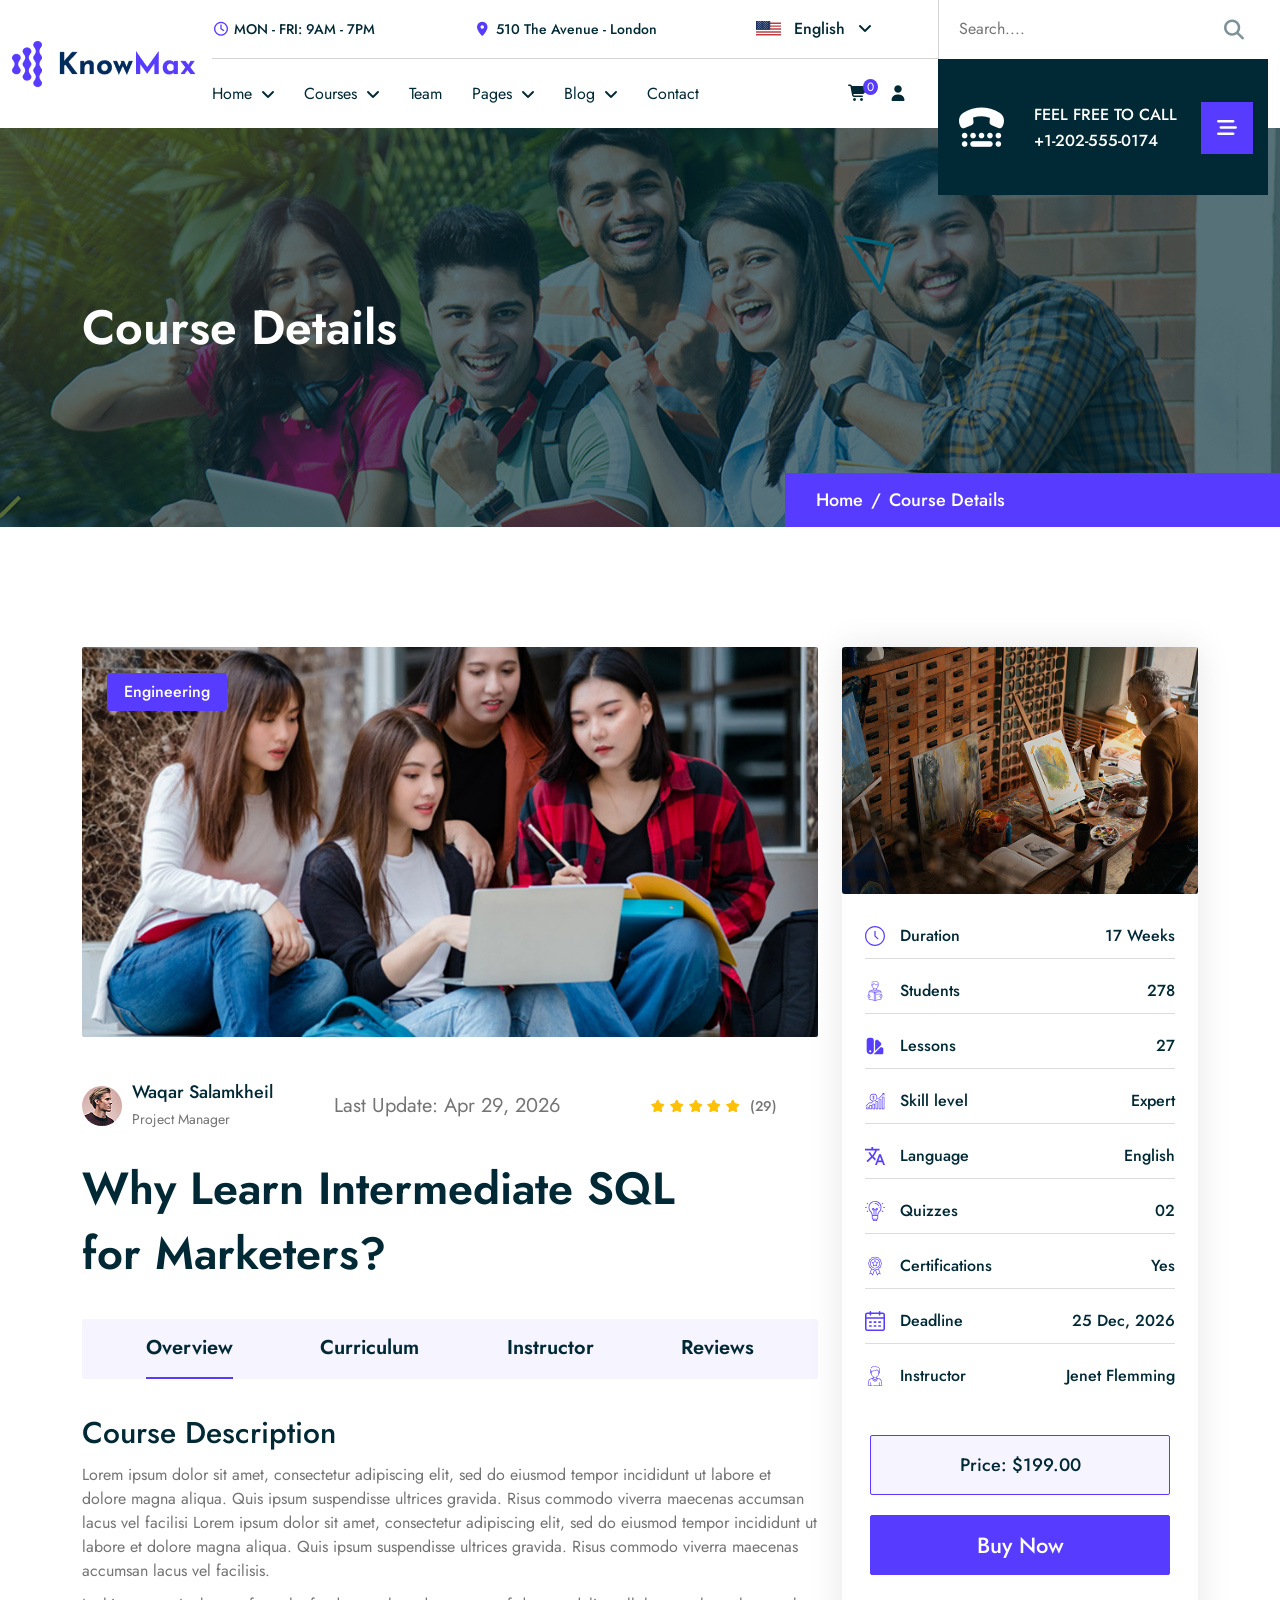
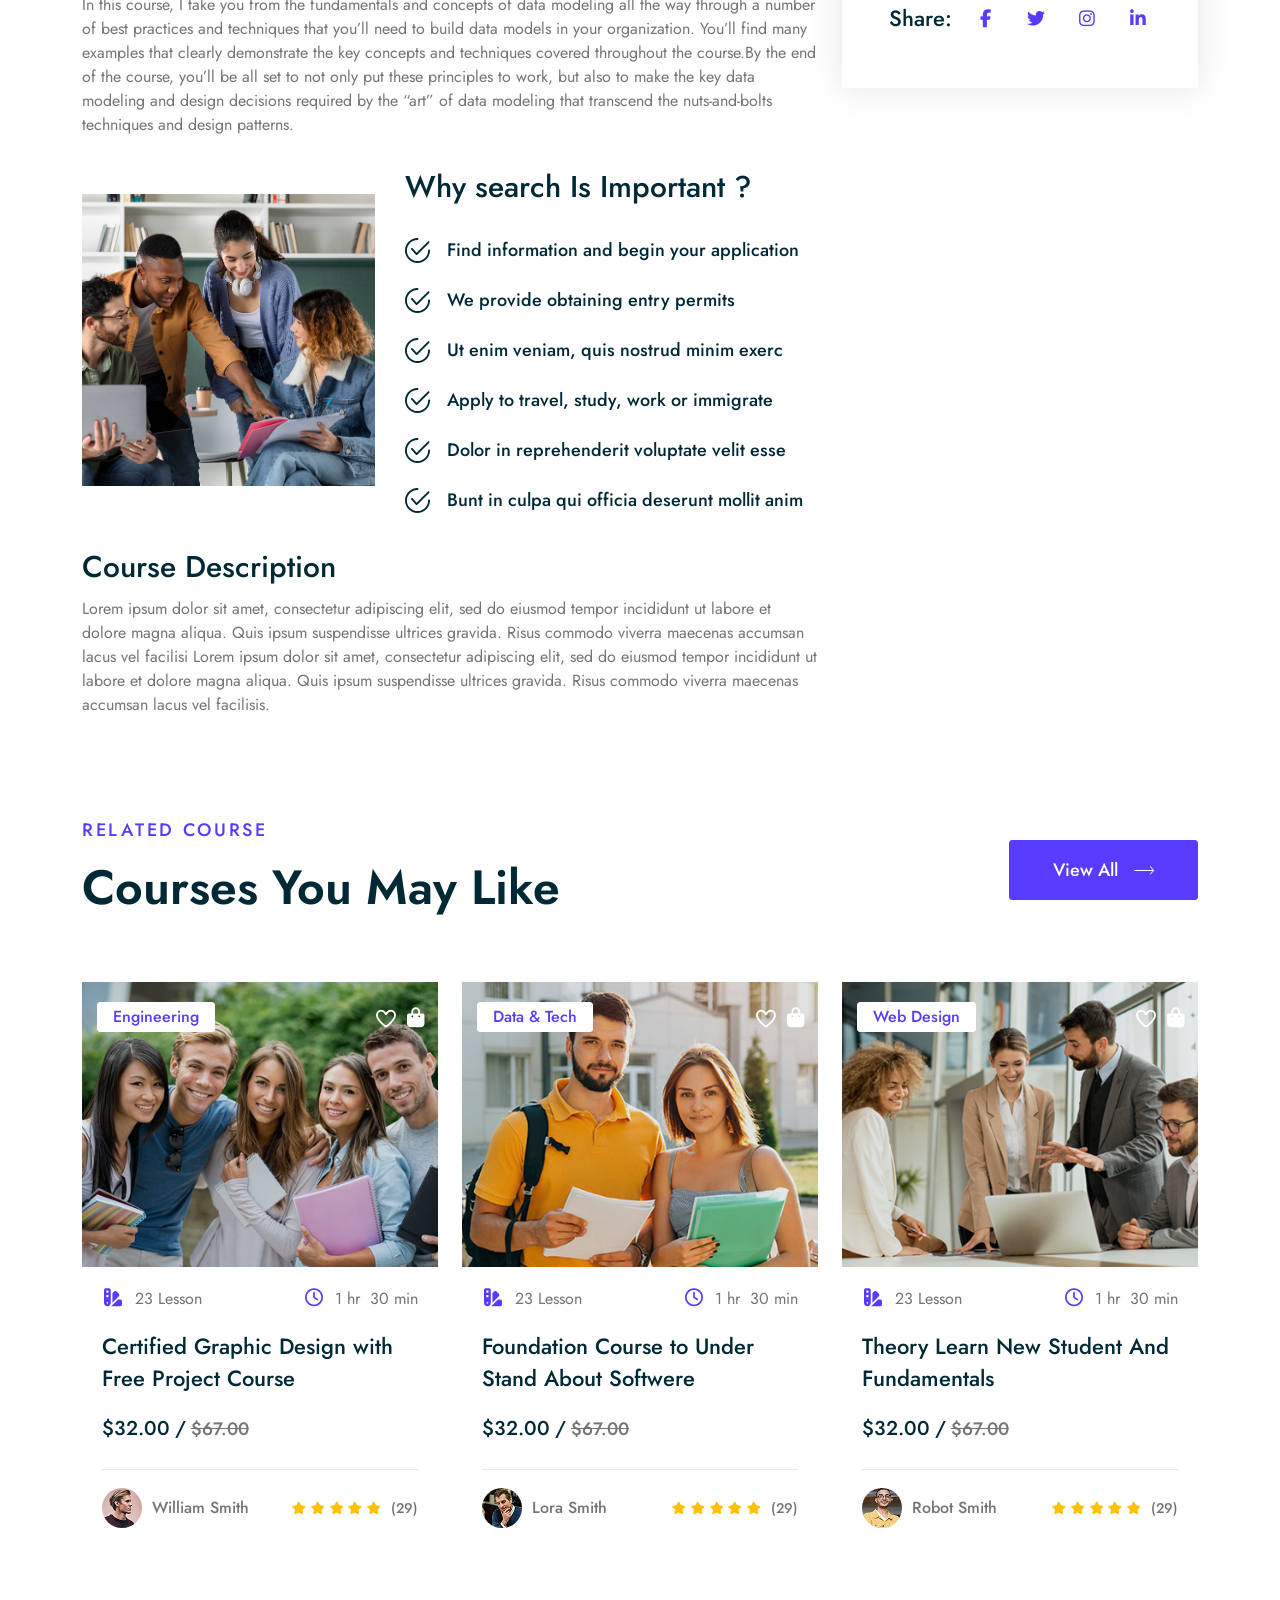
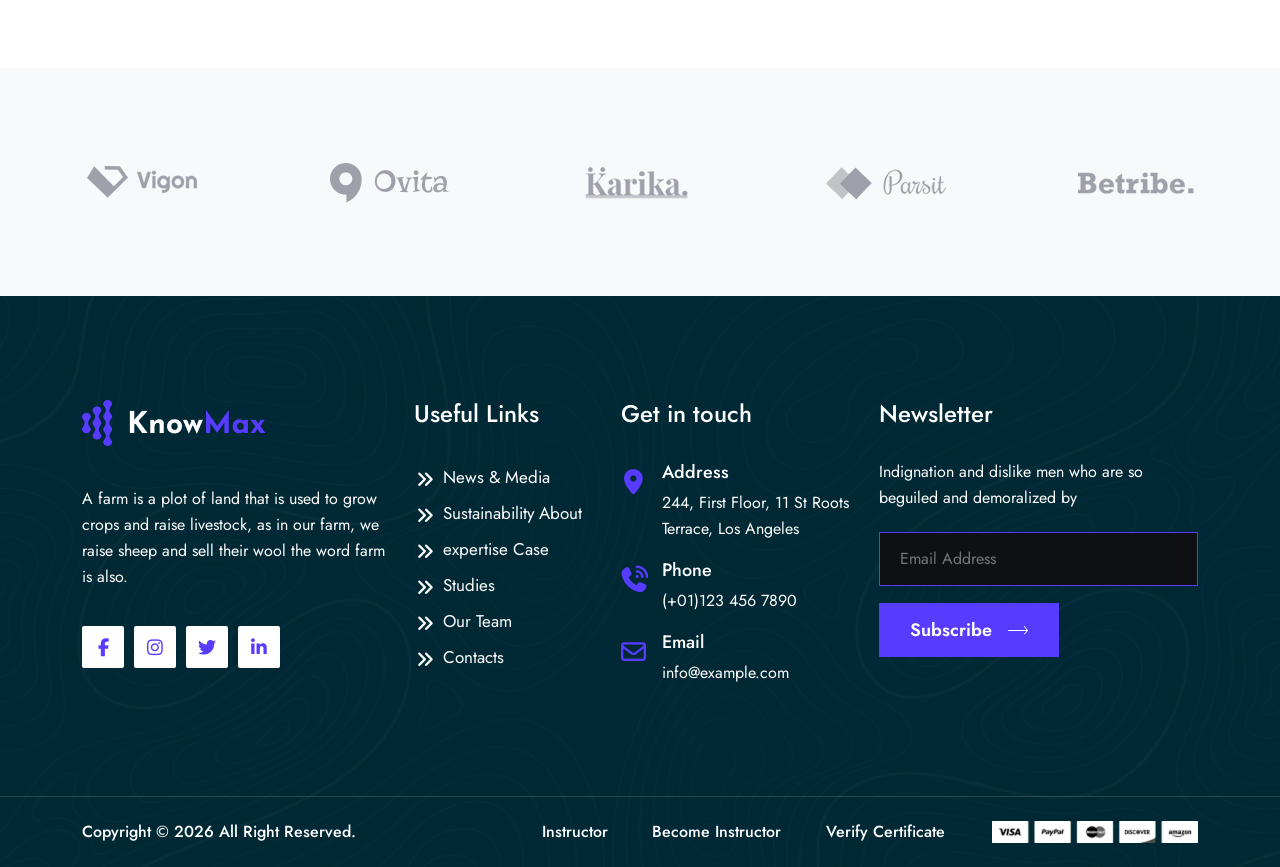
<file: course-details.html>
<!DOCTYPE html>
<html class="no-js" lang="en">

<head>
  <!-- Meta Tags -->
  <meta charset="utf-8">
  <meta http-equiv="x-ua-compatible" content="ie=edge">
  <meta name="viewport" content="width=device-width, initial-scale=1">
  <meta name="description" content="KnowMax - LMS Online Education Course HTML Template">
  <meta name="author" content="Laralink">
  <!-- Favicon Icon -->
  <link rel="icon" href="assets/img/favicon.png">
  <!-- Site Title -->
  <title>KnowMax - LMS Online Education Course HTML Template</title>
  <link rel="stylesheet" href="assets/css/bootstrap.min.css">
  <link rel="stylesheet" href="assets/css/fontawesome.min.css">
  <link rel="stylesheet" href="assets/css/slick.min.css">
  <link rel="stylesheet" href="assets/css/animate.css">
  <link rel="stylesheet" href="assets/css/lightgallery.min.css">
  <link rel="stylesheet" href="assets/css/odometer.css">
  <link rel="stylesheet" href="assets/css/flag-icon.min.css">
  <link rel="stylesheet" href="assets/css/style.css">
</head>

<body>
  <!-- Start Preloader -->
  <!-- <div class="cs_preloader">
      <div class="cs_preloader_in">
        <span></span>
        <span></span>
      </div>
      <div class="cs_preloader_text">Loading...</div>
    </div> -->
  <!-- End Preloader -->

  <!-- Start Header Section -->
  <header class="cs_site_header cs_style_1 cs_sticky_header">
    <div class="cs_top_header">
      <div class="container">
        <div class="cs_top_header_in">
          <div class="cs_top_header_left"></div>
          <div class="cs_top_header_center">
            <div class="cs_top_header_center_list_wrap">
              <ul class="cs_top_header_center_list cs_mp_0 d-flex">
                <li>
                  <span class="cs_accent_color">
                    <i class="fa-regular fa-clock"></i>
                  </span>
                  <span>MON - FRI: 9AM - 7PM</span>
                </li>
                <li>
                  <span class="cs_accent_color">
                    <i class="fa-solid fa-location-dot"></i>
                  </span>
                  <span>510 The Avenue - London</span>
                </li>
                <li class="cs_language_select">
                  <div class="cs_language_switcher cs_fs_16">
                    <button type="button" name="Language-button" data-lang="EN">
                      <span class="flag-btn flag-icon flag-icon-us"></span>
                      <span class="cs_medium cs_flag_title">English</span>
                      <span><i class="fa-solid fa-angle-down"></i></span>
                    </button>
                  </div>
                  <div class="cs_language_dropdown">
                    <button name="Language-button" data-lang="EN">
                      <span class="flag-btn flag-icon flag-icon-us"></span>
                      <span class="cs_flag_title">English</span>
                    </button>
                    <button data-lang="BN">
                      <span class="flag-btn flag-icon flag-icon-bd"></span>
                      <span class="cs_flag_title">Bengali</span>
                    </button>
                    <button name="Language-button" data-lang="ES">
                      <span class="flag-btn flag-icon flag-icon-es"></span>
                      <span class="cs_flag_title">Spain</span>
                    </button>
                    <button name="Language-button" data-lang="AR">
                      <span class="flag-btn flag-icon flag-icon-sa"></span>
                      <span class="cs_flag_title">Arabic</span>
                    </button>
                    <button name="Language-button" data-lang="ZH">
                      <span class="flag-btn flag-icon flag-icon-cn"></span>
                      <span class="cs_flag_title">China</span>
                    </button>
                    <button name="Language-button" data-lang="DE">
                      <span class="flag-btn flag-icon flag-icon-de"></span>
                      <span class="cs_flag_title">German</span>
                    </button>
                  </div>
                </li>
              </ul>
            </div>
          </div>
          <div class="cs_top_header_right">
            <div class="cs_header_search_form_wrap">
              <form action="#" class="cs_header_search_form">
                <input type="text" placeholder="Search...." class="cs_header_search_field cs_heading_color cs_fs_16">
                <button class="cs_header_submit_btn">
                  <i class="fa-solid fa-magnifying-glass"></i>
                </button>
              </form>
            </div>
          </div>
        </div>
      </div>
    </div>
    <div class="cs_main_header cs_fs_16">
      <div class="container">
        <div class="cs_main_header_in">
          <div class="cs_main_header_left">
            <a class="cs_site_branding" href="index.html" aria-label="Home page link">
              <img src="assets/img/logo.png" alt="Logo">
            </a>
          </div>
          <div class="cs_main_header_center">
            <div class="cs_nav">
              <div class="cs_nav_list_wrap">
                <ul class="cs_nav_list">
                  <li class="menu-item-has-children">
                    <a href="index.html" aria-label="Menu link">Home</a>
                    <ul>
                      <li><a href="index.html" aria-label="Menu link">Default Home</a></li>
                      <li><a href="home-v2.html" aria-label="Menu link">Home V2</a></li>
                      <li><a href="home-v3.html" aria-label="Menu link">Home V3</a></li>
                    </ul>
                  </li>
                  <li class="menu-item-has-children">
                    <a href="course.html" aria-label="Menu link">Courses</a>
                    <ul>
                      <li><a href="course.html" aria-label="Menu link">Courses</a></li>
                      <li><a href="course-details.html" aria-label="Menu link">Courses Details</a></li>
                    </ul>
                  </li>
                  <li>
                    <a href="#" aria-label="Menu link">Team</a>
                  </li>
                  <li class="menu-item-has-children">
                    <a href="#" aria-label="Menu link">Pages</a>
                    <ul>
                      <li><a href="about.html" aria-label="Menu link">About</a></li>
                    </ul>
                  </li>
                  <li class="menu-item-has-children">
                    <a href="blog.html" aria-label="Menu link">Blog</a>
                    <ul>
                      <li><a href="blog.html" aria-label="Menu link">Blog</a></li>
                      <li><a href="blog-details.html" aria-label="Menu link">Blog Details</a></li>
                    </ul>
                  </li>
                  <li><a href="contact.html" aria-label="Menu link">Contact</a></li>
                </ul>
              </div>
            </div>
          </div>
          <div class="cs_main_header_right">
            <ul class="cs_main_header_right_shopping_cart cs_mp_0 d-flex">
              <li>
                <a href="contact.html" aria-label="Menu link">
                  <i class="fa-solid fa-cart-shopping"></i>
                  <span class="cs_cart_label">0</span>
                </a>
              </li>
              <li>
                <a href="contact.html" aria-label="Menu link">
                  <i class="fa-solid fa-user"></i>
                </a>
              </li>
            </ul>
            <div class="cs_main_header_right_cta">
              <div class="cs_main_header_right_cta_wrapper">
                <ul class="cs_mp_0">
                  <li>
                    <div class="cs_center justify-content-between">
                      <span><i class="fa-solid fa-tty"></i></span>
                      <div>
                        <p class="mb-0 cs_medium">Feel Free To Call</p>
                        <a href="tel:+1234567890" class="cs_fs_16 cs_medium">+1-202-555-0174</a>
                      </div>
                      <span class="cs_center"><i class="fa-solid fa-bars-staggered"></i></span>
                    </div>
                  </li>
                </ul>
              </div>
            </div>
          </div>
        </div>
      </div>
    </div>
  </header>
  <!-- End Header Section -->

  <!-- Start of Page Header Section -->
  <section class="cs_page_header_style_1 cs_bg_filed position-relative" data-src="assets/img/page_header_image.jpg">
    <div class="cs_page_header_overlay"></div>
    <div class="container">
      <div class="cs_heading_style_3">
        <h1 class="cs_page_heading_style_1 cs_fs_48 cs_white_color mb-0 wow fadeInDown">Course Details</h1>
      </div>
      <ol class="cs_breadcrumb_style_1 cs_fs_18 cs_medium breadcrumb mb-0">
        <li class="breadcrumb-item"><a href="/" aria-label="Back to home button">Home</a></li>
        <li class="breadcrumb-item active">Course Details</li>
      </ol>
    </div>
  </section>
  <!-- End of Page Header Section -->

  <!-- Start of Course Details Section -->
  <section class="cs_course_details_section_1 cs_tabs">
    <div class="cs_height_120 cs_height_lg_80"></div>
    <div class="container">
      <div class="row cs_gap_y_30">
        <div class="col-lg-8">
          <div class="cs_course_details_style_1">
            <div class="cs_course_style_1">
              <div class="cs_course_thumbnail position-relative">
                <!-- <div class="cs_thumb_overlay position-absolute"></div> -->
                <img src="assets/img/course_details_thumb.jpg" alt="Card image">
                <div class="cs_thumb_meta cs_center justify-content-between position-absolute w-100">
                  <div class="cs_thumb_dept cs_btn_style_1 cs_radius_3"><a href="#">Engineering</a></div>
                </div>
              </div>
              <div class="cs_course_info ">
                <div class="cs_course_author d-flex justify-content-between align-items-center">
                  <div class="cs_author_info cs_center">
                    <div class="cs_author_avatar">
                      <img src="assets/img/course_avatar_1.jpg" alt="">
                    </div>
                    <div class="cs_author_detail">
                      <p class="cs_author_title cs_fs_18 cs_medium cs_heading_color mb-0">Waqar Salamkheil</p>
                      <p class="cs_author_designation cs_fs_14 cs_normal cs_body_color mb-0">Project Manager</p>
                    </div>
                  </div>
                  <div class="cs_course_update">
                    <p class="cs_fs_20 mb-0">Last Update: Apr 29, 2026</p>
                  </div>
                  <div class="cs_author_rating cs_center">
                    <div class="cs_rating_wrapper">
                      <div class="cs_rating z-1" data-rating="5">
                        <div class="cs_rating_percentage"></div>
                      </div>
                    </div>
                    <div class="cs_rated_number cs_fs_14 cs_medium cs_center">(29)</div>
                  </div>
                </div>
              </div>
              <h2 class="cs_course_title cs_fs_45 cs_mb_33 cs_mb_lg_25">Why Learn Intermediate SQL for Marketers?</h2>
              <ul
                class="cs_course_navigation cs_mp_0 cs_fs_20 cs_semibold cs_heading_color cs_tab_links cs_mb_33 cs_mb_lg_25">
                <li class="cs_course_navigation_item active">
                  <a href="#overview">Overview</a>
                </li>
                <li class="cs_course_navigation_item">
                  <a href="#curriculum">Curriculum</a>
                </li>
                <li class="cs_course_navigation_item">
                  <a href="#instructor">Instructor</a>
                </li>
                <li class="cs_course_navigation_item">
                  <a href="#reviews">Reviews</a>
                </li>
              </ul>
              <div class="cs_height_34 cs_height_lg_25"></div>
              <div class="cs_tab_body">
                <div class="cs_tab active" id="overview">
                  <div class="cs_course_description">
                    <h3 class="cs_course_subtitle cs_medium cs_mb_10">Course Description</h3>
                    <p class="cs_mb_10">Lorem ipsum dolor sit amet, consectetur adipiscing elit, sed do eiusmod tempor
                      incididunt ut labore et dolore magna aliqua. Quis ipsum suspendisse ultrices gravida. Risus
                      commodo
                      viverra maecenas accumsan lacus vel facilisi Lorem ipsum dolor sit amet, consectetur adipiscing
                      elit,
                      sed do eiusmod tempor incididunt ut labore et dolore magna aliqua. Quis ipsum suspendisse ultrices
                      gravida. Risus commodo viverra maecenas accumsan lacus vel facilisis.</p>
                    <p class="cs_mb_30">In this course, I take you from the fundamentals and concepts of data modeling
                      all
                      the way through a number of best practices and techniques that you’ll need to build data models in
                      your organization. You’ll find many examples that clearly demonstrate the key concepts and
                      techniques
                      covered throughout the course.By the end of the course, you’ll be all set to not only put these
                      principles to work, but also to make the key data modeling and design decisions required by the
                      “art”
                      of data modeling that transcend the nuts-and-bolts techniques and design patterns.</p>
                    <div class="row cs_gap_y_24 align-items-xl-center">
                      <div class="col-md-5">
                        <div class="cs_course_feature_image">
                          <img src="assets/img/v3_about_image.jpg" alt="Course Feature Image">
                        </div>
                      </div>
                      <div class="col-md-7">
                        <div class="cs_feature_wrapper">
                          <h3 class="cs_course_subtitle cs_medium cs_mb_30 cs_mb_lg_25">Why search Is Important ?
                          </h3>
                          <ul class="cs_feature_list cs_fs_18 cs_medium cs_heading_color cs_mp_0">
                            <li class="cs_feature_list_item">
                              <svg width="25" height="25" viewBox="0 0 25 25" fill="none"
                                xmlns="http://www.w3.org/2000/svg">
                                <path
                                  d="M24.2867 3.41785C23.919 3.04945 23.3222 3.04881 22.9545 3.41629L11.6511 14.6898L7.57286 10.2605C7.22047 9.87796 6.62467 9.85316 6.24152 10.2055C5.85865 10.5579 5.83414 11.154 6.18654 11.5368L10.929 16.6873C11.1027 16.8761 11.3458 16.9857 11.6021 16.991C11.6089 16.9913 11.6156 16.9913 11.6222 16.9913C11.8713 16.9913 12.1109 16.8924 12.2874 16.7165L24.2849 4.75042C24.6536 4.38299 24.6542 3.78626 24.2867 3.41785Z"
                                  fill="currentColor" />
                                <path
                                  d="M24.0578 11.5578C23.5374 11.5578 23.1156 11.9795 23.1156 12.5C23.1156 18.3537 18.3537 23.1156 12.5 23.1156C6.64668 23.1156 1.88442 18.3537 1.88442 12.5C1.88442 6.64668 6.64668 1.88442 12.5 1.88442C13.0204 1.88442 13.4422 1.46265 13.4422 0.942236C13.4422 0.421777 13.0204 0 12.5 0C5.60742 0 0 5.60742 0 12.5C0 19.3923 5.60742 25 12.5 25C19.3923 25 25 19.3923 25 12.5C25 11.9796 24.5782 11.5578 24.0578 11.5578Z"
                                  fill="currentColor" />
                              </svg>
                              <span>Find information and begin your application</span>
                            </li>
                            <li class="cs_feature_list_item">
                              <svg width="25" height="25" viewBox="0 0 25 25" fill="none"
                                xmlns="http://www.w3.org/2000/svg">
                                <path
                                  d="M24.2867 3.41785C23.919 3.04945 23.3222 3.04881 22.9545 3.41629L11.6511 14.6898L7.57286 10.2605C7.22047 9.87796 6.62467 9.85316 6.24152 10.2055C5.85865 10.5579 5.83414 11.154 6.18654 11.5368L10.929 16.6873C11.1027 16.8761 11.3458 16.9857 11.6021 16.991C11.6089 16.9913 11.6156 16.9913 11.6222 16.9913C11.8713 16.9913 12.1109 16.8924 12.2874 16.7165L24.2849 4.75042C24.6536 4.38299 24.6542 3.78626 24.2867 3.41785Z"
                                  fill="currentColor" />
                                <path
                                  d="M24.0578 11.5578C23.5374 11.5578 23.1156 11.9795 23.1156 12.5C23.1156 18.3537 18.3537 23.1156 12.5 23.1156C6.64668 23.1156 1.88442 18.3537 1.88442 12.5C1.88442 6.64668 6.64668 1.88442 12.5 1.88442C13.0204 1.88442 13.4422 1.46265 13.4422 0.942236C13.4422 0.421777 13.0204 0 12.5 0C5.60742 0 0 5.60742 0 12.5C0 19.3923 5.60742 25 12.5 25C19.3923 25 25 19.3923 25 12.5C25 11.9796 24.5782 11.5578 24.0578 11.5578Z"
                                  fill="currentColor" />
                              </svg>
                              <span>We provide obtaining entry permits</span>
                            </li>
                            <li class="cs_feature_list_item">
                              <svg width="25" height="25" viewBox="0 0 25 25" fill="none"
                                xmlns="http://www.w3.org/2000/svg">
                                <path
                                  d="M24.2867 3.41785C23.919 3.04945 23.3222 3.04881 22.9545 3.41629L11.6511 14.6898L7.57286 10.2605C7.22047 9.87796 6.62467 9.85316 6.24152 10.2055C5.85865 10.5579 5.83414 11.154 6.18654 11.5368L10.929 16.6873C11.1027 16.8761 11.3458 16.9857 11.6021 16.991C11.6089 16.9913 11.6156 16.9913 11.6222 16.9913C11.8713 16.9913 12.1109 16.8924 12.2874 16.7165L24.2849 4.75042C24.6536 4.38299 24.6542 3.78626 24.2867 3.41785Z"
                                  fill="currentColor" />
                                <path
                                  d="M24.0578 11.5578C23.5374 11.5578 23.1156 11.9795 23.1156 12.5C23.1156 18.3537 18.3537 23.1156 12.5 23.1156C6.64668 23.1156 1.88442 18.3537 1.88442 12.5C1.88442 6.64668 6.64668 1.88442 12.5 1.88442C13.0204 1.88442 13.4422 1.46265 13.4422 0.942236C13.4422 0.421777 13.0204 0 12.5 0C5.60742 0 0 5.60742 0 12.5C0 19.3923 5.60742 25 12.5 25C19.3923 25 25 19.3923 25 12.5C25 11.9796 24.5782 11.5578 24.0578 11.5578Z"
                                  fill="currentColor" />
                              </svg>
                              <span>Ut enim veniam, quis nostrud minim exerc</span>
                            </li>
                            <li class="cs_feature_list_item">
                              <svg width="25" height="25" viewBox="0 0 25 25" fill="none"
                                xmlns="http://www.w3.org/2000/svg">
                                <path
                                  d="M24.2867 3.41785C23.919 3.04945 23.3222 3.04881 22.9545 3.41629L11.6511 14.6898L7.57286 10.2605C7.22047 9.87796 6.62467 9.85316 6.24152 10.2055C5.85865 10.5579 5.83414 11.154 6.18654 11.5368L10.929 16.6873C11.1027 16.8761 11.3458 16.9857 11.6021 16.991C11.6089 16.9913 11.6156 16.9913 11.6222 16.9913C11.8713 16.9913 12.1109 16.8924 12.2874 16.7165L24.2849 4.75042C24.6536 4.38299 24.6542 3.78626 24.2867 3.41785Z"
                                  fill="currentColor" />
                                <path
                                  d="M24.0578 11.5578C23.5374 11.5578 23.1156 11.9795 23.1156 12.5C23.1156 18.3537 18.3537 23.1156 12.5 23.1156C6.64668 23.1156 1.88442 18.3537 1.88442 12.5C1.88442 6.64668 6.64668 1.88442 12.5 1.88442C13.0204 1.88442 13.4422 1.46265 13.4422 0.942236C13.4422 0.421777 13.0204 0 12.5 0C5.60742 0 0 5.60742 0 12.5C0 19.3923 5.60742 25 12.5 25C19.3923 25 25 19.3923 25 12.5C25 11.9796 24.5782 11.5578 24.0578 11.5578Z"
                                  fill="currentColor" />
                              </svg>
                              <span>Apply to travel, study, work or immigrate</span>
                            </li>
                            <li class="cs_feature_list_item">
                              <svg width="25" height="25" viewBox="0 0 25 25" fill="none"
                                xmlns="http://www.w3.org/2000/svg">
                                <path
                                  d="M24.2867 3.41785C23.919 3.04945 23.3222 3.04881 22.9545 3.41629L11.6511 14.6898L7.57286 10.2605C7.22047 9.87796 6.62467 9.85316 6.24152 10.2055C5.85865 10.5579 5.83414 11.154 6.18654 11.5368L10.929 16.6873C11.1027 16.8761 11.3458 16.9857 11.6021 16.991C11.6089 16.9913 11.6156 16.9913 11.6222 16.9913C11.8713 16.9913 12.1109 16.8924 12.2874 16.7165L24.2849 4.75042C24.6536 4.38299 24.6542 3.78626 24.2867 3.41785Z"
                                  fill="currentColor" />
                                <path
                                  d="M24.0578 11.5578C23.5374 11.5578 23.1156 11.9795 23.1156 12.5C23.1156 18.3537 18.3537 23.1156 12.5 23.1156C6.64668 23.1156 1.88442 18.3537 1.88442 12.5C1.88442 6.64668 6.64668 1.88442 12.5 1.88442C13.0204 1.88442 13.4422 1.46265 13.4422 0.942236C13.4422 0.421777 13.0204 0 12.5 0C5.60742 0 0 5.60742 0 12.5C0 19.3923 5.60742 25 12.5 25C19.3923 25 25 19.3923 25 12.5C25 11.9796 24.5782 11.5578 24.0578 11.5578Z"
                                  fill="currentColor" />
                              </svg>
                              <span>Dolor in reprehenderit voluptate velit esse</span>
                            </li>
                            <li class="cs_feature_list_item">
                              <svg width="25" height="25" viewBox="0 0 25 25" fill="none"
                                xmlns="http://www.w3.org/2000/svg">
                                <path
                                  d="M24.2867 3.41785C23.919 3.04945 23.3222 3.04881 22.9545 3.41629L11.6511 14.6898L7.57286 10.2605C7.22047 9.87796 6.62467 9.85316 6.24152 10.2055C5.85865 10.5579 5.83414 11.154 6.18654 11.5368L10.929 16.6873C11.1027 16.8761 11.3458 16.9857 11.6021 16.991C11.6089 16.9913 11.6156 16.9913 11.6222 16.9913C11.8713 16.9913 12.1109 16.8924 12.2874 16.7165L24.2849 4.75042C24.6536 4.38299 24.6542 3.78626 24.2867 3.41785Z"
                                  fill="currentColor" />
                                <path
                                  d="M24.0578 11.5578C23.5374 11.5578 23.1156 11.9795 23.1156 12.5C23.1156 18.3537 18.3537 23.1156 12.5 23.1156C6.64668 23.1156 1.88442 18.3537 1.88442 12.5C1.88442 6.64668 6.64668 1.88442 12.5 1.88442C13.0204 1.88442 13.4422 1.46265 13.4422 0.942236C13.4422 0.421777 13.0204 0 12.5 0C5.60742 0 0 5.60742 0 12.5C0 19.3923 5.60742 25 12.5 25C19.3923 25 25 19.3923 25 12.5C25 11.9796 24.5782 11.5578 24.0578 11.5578Z"
                                  fill="currentColor" />
                              </svg>
                              <span>Bunt in culpa qui officia deserunt mollit anim</span>
                            </li>
                          </ul>
                        </div>
                      </div>
                    </div>
                    <div class="cs_height_34 cs_height_lg_25"></div>
                    <h3 class="cs_course_subtitle cs_medium cs_mb_10">Course Description</h3>
                    <p class="mb-0">Lorem ipsum dolor sit amet, consectetur adipiscing elit, sed do eiusmod tempor
                      incididunt ut labore et dolore magna aliqua. Quis ipsum suspendisse ultrices gravida. Risus
                      commodo
                      viverra maecenas accumsan lacus vel facilisi Lorem ipsum dolor sit amet, consectetur adipiscing
                      elit,
                      sed do eiusmod tempor incididunt ut labore et dolore magna aliqua. Quis ipsum suspendisse ultrices
                      gravida. Risus commodo viverra maecenas accumsan lacus vel facilisis.</p>
                  </div>
                </div>
                <div class="cs_tab" id="curriculum">
                  <div class="cs_course_description">
                    <h3 class="cs_course_subtitle cs_medium cs_mb_10">Course Curriculum</h3>
                    <p class="cs_mb_30">In this course, I take you from the fundamentals and concepts of data modeling
                      all
                      the way through a number of best practices and techniques that you’ll need to build data models in
                      your organization. You’ll find many examples that clearly demonstrate the key concepts and
                      techniques
                      covered throughout the course.By the end of the course, you’ll be all set to not only put these
                      principles to work, but also to make the key data modeling and design decisions required by the
                      “art”
                      of data modeling that transcend the nuts-and-bolts techniques and design patterns.</p>
                    <div class="row cs_gap_y_24 align-items-xl-center">
                      <div class="col-md-5">
                        <div class="cs_course_feature_image">
                          <img src="assets/img/v3_about_image.jpg" alt="Course Feature Image">
                        </div>
                      </div>
                      <div class="col-md-7">
                        <div class="cs_feature_wrapper">
                          <h3 class="cs_course_subtitle cs_medium cs_mb_30 cs_mb_lg_25">SQL for Marketers Core Outline
                          </h3>
                          <ul class="cs_feature_list cs_fs_18 cs_medium cs_heading_color cs_mp_0">
                            <li class="cs_feature_list_item">
                              <svg width="25" height="25" viewBox="0 0 25 25" fill="none"
                                xmlns="http://www.w3.org/2000/svg">
                                <path
                                  d="M24.2867 3.41785C23.919 3.04945 23.3222 3.04881 22.9545 3.41629L11.6511 14.6898L7.57286 10.2605C7.22047 9.87796 6.62467 9.85316 6.24152 10.2055C5.85865 10.5579 5.83414 11.154 6.18654 11.5368L10.929 16.6873C11.1027 16.8761 11.3458 16.9857 11.6021 16.991C11.6089 16.9913 11.6156 16.9913 11.6222 16.9913C11.8713 16.9913 12.1109 16.8924 12.2874 16.7165L24.2849 4.75042C24.6536 4.38299 24.6542 3.78626 24.2867 3.41785Z"
                                  fill="currentColor" />
                                <path
                                  d="M24.0578 11.5578C23.5374 11.5578 23.1156 11.9795 23.1156 12.5C23.1156 18.3537 18.3537 23.1156 12.5 23.1156C6.64668 23.1156 1.88442 18.3537 1.88442 12.5C1.88442 6.64668 6.64668 1.88442 12.5 1.88442C13.0204 1.88442 13.4422 1.46265 13.4422 0.942236C13.4422 0.421777 13.0204 0 12.5 0C5.60742 0 0 5.60742 0 12.5C0 19.3923 5.60742 25 12.5 25C19.3923 25 25 19.3923 25 12.5C25 11.9796 24.5782 11.5578 24.0578 11.5578Z"
                                  fill="currentColor" />
                              </svg>
                              <span>Database Architecture</span>
                            </li>
                            <li class="cs_feature_list_item">
                              <svg width="25" height="25" viewBox="0 0 25 25" fill="none"
                                xmlns="http://www.w3.org/2000/svg">
                                <path
                                  d="M24.2867 3.41785C23.919 3.04945 23.3222 3.04881 22.9545 3.41629L11.6511 14.6898L7.57286 10.2605C7.22047 9.87796 6.62467 9.85316 6.24152 10.2055C5.85865 10.5579 5.83414 11.154 6.18654 11.5368L10.929 16.6873C11.1027 16.8761 11.3458 16.9857 11.6021 16.991C11.6089 16.9913 11.6156 16.9913 11.6222 16.9913C11.8713 16.9913 12.1109 16.8924 12.2874 16.7165L24.2849 4.75042C24.6536 4.38299 24.6542 3.78626 24.2867 3.41785Z"
                                  fill="currentColor" />
                                <path
                                  d="M24.0578 11.5578C23.5374 11.5578 23.1156 11.9795 23.1156 12.5C23.1156 18.3537 18.3537 23.1156 12.5 23.1156C6.64668 23.1156 1.88442 18.3537 1.88442 12.5C1.88442 6.64668 6.64668 1.88442 12.5 1.88442C13.0204 1.88442 13.4422 1.46265 13.4422 0.942236C13.4422 0.421777 13.0204 0 12.5 0C5.60742 0 0 5.60742 0 12.5C0 19.3923 5.60742 25 12.5 25C19.3923 25 25 19.3923 25 12.5C25 11.9796 24.5782 11.5578 24.0578 11.5578Z"
                                  fill="currentColor" />
                              </svg>
                              <span>Data Extraction</span>
                            </li>
                            <li class="cs_feature_list_item">
                              <svg width="25" height="25" viewBox="0 0 25 25" fill="none"
                                xmlns="http://www.w3.org/2000/svg">
                                <path
                                  d="M24.2867 3.41785C23.919 3.04945 23.3222 3.04881 22.9545 3.41629L11.6511 14.6898L7.57286 10.2605C7.22047 9.87796 6.62467 9.85316 6.24152 10.2055C5.85865 10.5579 5.83414 11.154 6.18654 11.5368L10.929 16.6873C11.1027 16.8761 11.3458 16.9857 11.6021 16.991C11.6089 16.9913 11.6156 16.9913 11.6222 16.9913C11.8713 16.9913 12.1109 16.8924 12.2874 16.7165L24.2849 4.75042C24.6536 4.38299 24.6542 3.78626 24.2867 3.41785Z"
                                  fill="currentColor" />
                                <path
                                  d="M24.0578 11.5578C23.5374 11.5578 23.1156 11.9795 23.1156 12.5C23.1156 18.3537 18.3537 23.1156 12.5 23.1156C6.64668 23.1156 1.88442 18.3537 1.88442 12.5C1.88442 6.64668 6.64668 1.88442 12.5 1.88442C13.0204 1.88442 13.4422 1.46265 13.4422 0.942236C13.4422 0.421777 13.0204 0 12.5 0C5.60742 0 0 5.60742 0 12.5C0 19.3923 5.60742 25 12.5 25C19.3923 25 25 19.3923 25 12.5C25 11.9796 24.5782 11.5578 24.0578 11.5578Z"
                                  fill="currentColor" />
                              </svg>
                              <span>Marketing Math</span>
                            </li>
                            <li class="cs_feature_list_item">
                              <svg width="25" height="25" viewBox="0 0 25 25" fill="none"
                                xmlns="http://www.w3.org/2000/svg">
                                <path
                                  d="M24.2867 3.41785C23.919 3.04945 23.3222 3.04881 22.9545 3.41629L11.6511 14.6898L7.57286 10.2605C7.22047 9.87796 6.62467 9.85316 6.24152 10.2055C5.85865 10.5579 5.83414 11.154 6.18654 11.5368L10.929 16.6873C11.1027 16.8761 11.3458 16.9857 11.6021 16.991C11.6089 16.9913 11.6156 16.9913 11.6222 16.9913C11.8713 16.9913 12.1109 16.8924 12.2874 16.7165L24.2849 4.75042C24.6536 4.38299 24.6542 3.78626 24.2867 3.41785Z"
                                  fill="currentColor" />
                                <path
                                  d="M24.0578 11.5578C23.5374 11.5578 23.1156 11.9795 23.1156 12.5C23.1156 18.3537 18.3537 23.1156 12.5 23.1156C6.64668 23.1156 1.88442 18.3537 1.88442 12.5C1.88442 6.64668 6.64668 1.88442 12.5 1.88442C13.0204 1.88442 13.4422 1.46265 13.4422 0.942236C13.4422 0.421777 13.0204 0 12.5 0C5.60742 0 0 5.60742 0 12.5C0 19.3923 5.60742 25 12.5 25C19.3923 25 25 19.3923 25 12.5C25 11.9796 24.5782 11.5578 24.0578 11.5578Z"
                                  fill="currentColor" />
                              </svg>
                              <span>Data Blending</span>
                            </li>
                            <li class="cs_feature_list_item">
                              <svg width="25" height="25" viewBox="0 0 25 25" fill="none"
                                xmlns="http://www.w3.org/2000/svg">
                                <path
                                  d="M24.2867 3.41785C23.919 3.04945 23.3222 3.04881 22.9545 3.41629L11.6511 14.6898L7.57286 10.2605C7.22047 9.87796 6.62467 9.85316 6.24152 10.2055C5.85865 10.5579 5.83414 11.154 6.18654 11.5368L10.929 16.6873C11.1027 16.8761 11.3458 16.9857 11.6021 16.991C11.6089 16.9913 11.6156 16.9913 11.6222 16.9913C11.8713 16.9913 12.1109 16.8924 12.2874 16.7165L24.2849 4.75042C24.6536 4.38299 24.6542 3.78626 24.2867 3.41785Z"
                                  fill="currentColor" />
                                <path
                                  d="M24.0578 11.5578C23.5374 11.5578 23.1156 11.9795 23.1156 12.5C23.1156 18.3537 18.3537 23.1156 12.5 23.1156C6.64668 23.1156 1.88442 18.3537 1.88442 12.5C1.88442 6.64668 6.64668 1.88442 12.5 1.88442C13.0204 1.88442 13.4422 1.46265 13.4422 0.942236C13.4422 0.421777 13.0204 0 12.5 0C5.60742 0 0 5.60742 0 12.5C0 19.3923 5.60742 25 12.5 25C19.3923 25 25 19.3923 25 12.5C25 11.9796 24.5782 11.5578 24.0578 11.5578Z"
                                  fill="currentColor" />
                              </svg>
                              <span>Conditional Logic</span>
                            </li>
                            <li class="cs_feature_list_item">
                              <svg width="25" height="25" viewBox="0 0 25 25" fill="none"
                                xmlns="http://www.w3.org/2000/svg">
                                <path
                                  d="M24.2867 3.41785C23.919 3.04945 23.3222 3.04881 22.9545 3.41629L11.6511 14.6898L7.57286 10.2605C7.22047 9.87796 6.62467 9.85316 6.24152 10.2055C5.85865 10.5579 5.83414 11.154 6.18654 11.5368L10.929 16.6873C11.1027 16.8761 11.3458 16.9857 11.6021 16.991C11.6089 16.9913 11.6156 16.9913 11.6222 16.9913C11.8713 16.9913 12.1109 16.8924 12.2874 16.7165L24.2849 4.75042C24.6536 4.38299 24.6542 3.78626 24.2867 3.41785Z"
                                  fill="currentColor" />
                                <path
                                  d="M24.0578 11.5578C23.5374 11.5578 23.1156 11.9795 23.1156 12.5C23.1156 18.3537 18.3537 23.1156 12.5 23.1156C6.64668 23.1156 1.88442 18.3537 1.88442 12.5C1.88442 6.64668 6.64668 1.88442 12.5 1.88442C13.0204 1.88442 13.4422 1.46265 13.4422 0.942236C13.4422 0.421777 13.0204 0 12.5 0C5.60742 0 0 5.60742 0 12.5C0 19.3923 5.60742 25 12.5 25C19.3923 25 25 19.3923 25 12.5C25 11.9796 24.5782 11.5578 24.0578 11.5578Z"
                                  fill="currentColor" />
                              </svg>
                              <span>Advanced Analytics</span>
                            </li>
                          </ul>
                        </div>
                      </div>
                    </div>
                    <div class="cs_height_34 cs_height_lg_25"></div>
                    <h3 class="cs_course_subtitle cs_medium cs_mb_10">Course Description</h3>
                    <p class="mb-0">Lorem ipsum dolor sit amet, consectetur adipiscing elit, sed do eiusmod tempor
                      incididunt ut labore et dolore magna aliqua. Quis ipsum suspendisse ultrices gravida. Risus
                      commodo
                      viverra maecenas accumsan lacus vel facilisi Lorem ipsum dolor sit amet, consectetur adipiscing
                      elit,
                      sed do eiusmod tempor incididunt ut labore et dolore magna aliqua. Quis ipsum suspendisse ultrices
                      gravida. Risus commodo viverra maecenas accumsan lacus vel facilisis.</p>
                  </div>
                </div>
                <div class="cs_tab" id="instructor">
                  <div class="cs_course_description">
                    <h3 class="cs_course_subtitle cs_medium cs_mb_10">Course Instructor</h3>
                    <p class="cs_mb_30">In this course, I take you from the fundamentals and concepts of data modeling
                      all
                      the way through a number of best practices and techniques that you’ll need to build data models in
                      your organization. You’ll find many examples that clearly demonstrate the key concepts and
                      techniques
                      covered throughout the course.By the end of the course, you’ll be all set to not only put these
                      principles to work, but also to make the key data modeling and design decisions required by the
                      “art”
                      of data modeling that transcend the nuts-and-bolts techniques and design patterns.</p>
                    <div class="row cs_gap_y_24">
                      <div class="col-lg-6">
                        <div class="cs_team_style_2 cs_center_column">
                          <div class="cs_team_thumb cs_mb_30">
                            <img src="assets/img/v2_trainer_1.jpg" alt="Trainer Image">
                          </div>
                          <div class="cs_team_info cs_center_column">
                            <div class="cs_team_title">
                              <h3 class="cs_medium cs_fs_24 cs_mb_5 ">Mike Hardson</h3>
                            </div>
                            <div class="cs_team_designation">
                              <h4 class="cs_normal cs_fs_16 cs_accent_color cs_medium cs_mb_20">Marketing Expert</h4>
                            </div>
                            <div class="cs_social_btns">
                              <a href="#" aria-label="Social link">
                                <i class="fa-brands fa-facebook-f"></i>
                              </a>
                              <a href="#" aria-label="Social link">
                                <i class="fa-brands fa-instagram"></i>
                              </a>
                              <a href="#" aria-label="Social link">
                                <i class="fa-brands fa-twitter"></i>
                              </a>
                              <a href="#" aria-label="Social link">
                                <i class="fa-brands fa-linkedin-in"></i>
                              </a>
                            </div>
                          </div>
                        </div>
                      </div>
                      <div class="col-lg-6">
                        <div class="cs_team_style_2 cs_center_column">
                          <div class="cs_team_thumb cs_mb_30">
                            <img src="assets/img/v2_trainer_2.jpg" alt="Trainer Image">
                          </div>
                          <div class="cs_team_info cs_center_column">
                            <div class="cs_team_title">
                              <h3 class="cs_medium cs_fs_24 cs_mb_5 ">David Cooper</h3>
                            </div>
                            <div class="cs_team_designation">
                              <h4 class="cs_normal cs_fs_16 cs_accent_color cs_medium cs_mb_20">CO FOUNDER</h4>
                            </div>
                            <div class="cs_social_btns">
                              <a href="#" aria-label="Social link">
                                <i class="fa-brands fa-facebook-f"></i>
                              </a>
                              <a href="#" aria-label="Social link">
                                <i class="fa-brands fa-instagram"></i>
                              </a>
                              <a href="#" aria-label="Social link">
                                <i class="fa-brands fa-twitter"></i>
                              </a>
                              <a href="#" aria-label="Social link">
                                <i class="fa-brands fa-linkedin-in"></i>
                              </a>
                            </div>
                          </div>
                        </div>
                      </div>
                    </div>
                    <div class="cs_height_34 cs_height_lg_25"></div>
                    <h3 class="cs_course_subtitle cs_medium cs_mb_10">Course Description</h3>
                    <p class="mb-0">Lorem ipsum dolor sit amet, consectetur adipiscing elit, sed do eiusmod tempor
                      incididunt ut labore et dolore magna aliqua. Quis ipsum suspendisse ultrices gravida. Risus
                      commodo
                      viverra maecenas accumsan lacus vel facilisi Lorem ipsum dolor sit amet, consectetur adipiscing
                      elit,
                      sed do eiusmod tempor incididunt ut labore et dolore magna aliqua. Quis ipsum suspendisse ultrices
                      gravida. Risus commodo viverra maecenas accumsan lacus vel facilisis.</p>
                  </div>
                </div>
                <div class="cs_tab" id="reviews">
                  <div class="cs_course_description">
                    <h3 class="cs_course_subtitle cs_medium cs_mb_10">Course Reviews</h3>
                    <p class="cs_mb_30">In this course, I take you from the fundamentals and concepts of data modeling
                      all
                      the way through a number of best practices and techniques that you’ll need to build data models in
                      your organization. You’ll find many examples that clearly demonstrate the key concepts and
                      techniques
                      covered throughout the course.By the end of the course, you’ll be all set to not only put these
                      principles to work, but also to make the key data modeling and design decisions required by the
                      “art”
                      of data modeling that transcend the nuts-and-bolts techniques and design patterns.</p>
                    <div class="row justify-content-center cs_gap_y_24">
                      <div class="col-md-6">
                        <div class="cs_testimonial_style_2 cs_radius_3">
                          <div class="cs_testimonial_info_wrapper cs_mb_27 d-flex justify-content-between">
                            <div class="cs_testimonial_info d-flex align-items-center">
                              <div class="cs_testimonial_avatar">
                                <img src="assets/img/v2_testmonial_avatar_1.jpg" alt="">
                              </div>
                              <div class="cs_testimonial_user">
                                <h3 class="cs_testimonial_title cs_fs_22 cs_medium cs_mb_3">Guy Hawkins</h3>
                                <h4 class="cs_testimonial_designation cs_fs_16 cs_medium cs_body_color mb-0">Manager
                                </h4>
                              </div>
                            </div>
                          </div>
                          <p class="cs_testimonial_details mb-0">
                            Access the same project through five different dynamic views: a kanban board, Gantt chart,
                            spreadsheet,
                            calendar or simple task list.
                          </p>
                        </div>
                      </div>
                      <div class="col-md-6">
                        <div class="cs_testimonial_style_2 cs_radius_3">
                          <div class="cs_testimonial_info_wrapper cs_mb_27 d-flex justify-content-between">
                            <div class="cs_testimonial_info d-flex align-items-center">
                              <div class="cs_testimonial_avatar">
                                <img src="assets/img/v2_testmonial_avatar_2.png" alt="">
                              </div>
                              <div class="cs_testimonial_user">
                                <h3 class="cs_testimonial_title cs_fs_22 cs_medium cs_mb_3">Millar Richard</h3>
                                <h4 class="cs_testimonial_designation cs_fs_16 cs_medium cs_body_color mb-0">Founder
                                </h4>
                              </div>
                            </div>
                          </div>
                          <p class="cs_testimonial_details mb-0">
                            Access the same project through five different dynamic views: a kanban board, Gantt chart,
                            spreadsheet,
                            calendar or simple task list.
                          </p>
                        </div>
                      </div>
                      <div class="col-md-6">
                        <div class="cs_testimonial_style_2 cs_radius_3">
                          <div class="cs_testimonial_info_wrapper cs_mb_27 d-flex justify-content-between">
                            <div class="cs_testimonial_info d-flex align-items-center">
                              <div class="cs_testimonial_avatar">
                                <img src="assets/img/v2_testmonial_avatar_3.png" alt="">
                              </div>
                              <div class="cs_testimonial_user">
                                <h3 class="cs_testimonial_title cs_fs_22 cs_medium cs_mb_3">Jessca Arow</h3>
                                <h4 class="cs_testimonial_designation cs_fs_16 cs_medium cs_body_color mb-0">Manager
                                </h4>
                              </div>
                            </div>
                          </div>
                          <p class="cs_testimonial_details mb-0">
                            Access the same project through five different dynamic views: a kanban board, Gantt chart,
                            spreadsheet,
                            calendar or simple task list.
                          </p>
                        </div>
                      </div>
                    </div>
                  </div>
                </div>
              </div>
            </div>
          </div>
        </div>
        <div class="col-lg-4">
          <aside class="cs_course_sidebar_style_1">
            <div class="cs_sidebar_thumbnail position-relative">
              <img src="assets/img/course_sidebar_thumbnail.jpg" alt="Course Thumbnail">
              <div class="cs_sidebar_thumb_overlay"></div>
            </div>
            <div class="cs_sidebar_info">
              <ul class="cs_sidebar_list cs_mp_0">
                <li class="cs_sidebar_list_item cs_heading_color cs_medium">
                  <div class="cs_item_name">
                    <span class="cs_item_icon">
                      <img src="assets/img/1_clock.svg" alt="Duration">
                    </span>
                    <span class="cs_item_title">Duration</span>
                  </div>
                  <div class="cs_item_value">17 Weeks</div>
                </li>
                <li class="cs_sidebar_list_item cs_heading_color cs_medium">
                  <div class="cs_item_name">
                    <span class="cs_item_icon">
                      <img src="assets/img/2_read.svg" alt="Students">
                    </span>
                    <span class="cs_item_title">Students</span>
                  </div>
                  <div class="cs_item_value">278</div>
                </li>
                <li class="cs_sidebar_list_item cs_heading_color cs_medium">
                  <div class="cs_item_name">
                    <span class="cs_item_icon">
                      <img src="assets/img/3_color_swatch.svg" alt="Lessons">
                    </span>
                    <span class="cs_item_title">Lessons</span>
                  </div>
                  <div class="cs_item_value">27</div>
                </li>
                <li class="cs_sidebar_list_item cs_heading_color cs_medium">
                  <div class="cs_item_name">
                    <span class="cs_item_icon">
                      <img src="assets/img/4_growth.svg" alt="Skill Level">
                    </span>
                    <span class="cs_item_title">Skill level</span>
                  </div>
                  <div class="cs_item_value">Expert</div>
                </li>
                <li class="cs_sidebar_list_item cs_heading_color cs_medium">
                  <div class="cs_item_name">
                    <span class="cs_item_icon">
                      <img src="assets/img/5_translate.svg" alt="Language">
                    </span>
                    <span class="cs_item_title">Language</span>
                  </div>
                  <div class="cs_item_value">English</div>
                </li>
                <li class="cs_sidebar_list_item cs_heading_color cs_medium">
                  <div class="cs_item_name">
                    <span class="cs_item_icon">
                      <img src="assets/img/6_idea.svg" alt="Quizzes">
                    </span>
                    <span class="cs_item_title">Quizzes</span>
                  </div>
                  <div class="cs_item_value">02</div>
                </li>
                <li class="cs_sidebar_list_item cs_heading_color cs_medium">
                  <div class="cs_item_name">
                    <span class="cs_item_icon">
                      <img src="assets/img/7_award.svg" alt="Certifications">
                    </span>
                    <span class="cs_item_title">Certifications</span>
                  </div>
                  <div class="cs_item_value">Yes</div>
                </li>
                <li class="cs_sidebar_list_item cs_heading_color cs_medium">
                  <div class="cs_item_name">
                    <span class="cs_item_icon">
                      <img src="assets/img/8_schedule.svg" alt="Deadline">
                    </span>
                    <span class="cs_item_title">Deadline</span>
                  </div>
                  <div class="cs_item_value">25 Dec, 2026</div>
                </li>
                <li class="cs_sidebar_list_item cs_heading_color cs_medium">
                  <div class="cs_item_name">
                    <span class="cs_item_icon">
                      <img src="assets/img/9_man.svg" alt="Instructor">
                    </span>
                    <span class="cs_item_title">Instructor</span>
                  </div>
                  <div class="cs_item_value">Jenet Flemming</div>
                </li>
              </ul>
              <div class="cs_height_47 cs_height_lg_30"></div>
              <div class="cs_purchase_wrapper cs_mb_30 cs_mb_lg_20">
                <div class="cs_btn_style_1 cs_custom_btn cs_fs_18">Price: $199.00</div>
                <button class="cs_btn_style_1 cs_fs_22">Buy Now</button>
              </div>
              <div class="cs_share">
                <span class="cs_share_title cs_fs_22 cs_medium cs_heading_color">Share:</span>
                <div class="cs_social_btns">
                  <a href="#" aria-label="Social link">
                    <i class="fa-brands fa-facebook-f"></i>
                  </a>
                  <a href="#" aria-label="Social link">
                    <i class="fa-brands fa-twitter"></i>
                  </a>
                  <a href="#" aria-label="Social link">
                    <i class="fa-brands fa-instagram"></i>
                  </a>
                  <a href="#" aria-label="Social link">
                    <i class="fa-brands fa-linkedin-in"></i>
                  </a>
                </div>
              </div>
            </div>
          </aside>
        </div>
      </div>
    </div>
  </section>
  <!-- End of Course Details Section -->

  <!-- Start of Related Course Section -->
  <section class="cs_course_section_1">
    <div class="cs_height_100 cs_height_lg_80"></div>
    <div class="container">
      <div class="cs_heading_style_1">
        <div class="cs_heading_column_1">
          <p class="cs_minititle cs_fs_18 cs_medium cs_accent_color cs_ls_2x7 cs_mb_10 ">Related Course</p>
          <h2 class="cs_title cs_fs_48 mb-0">Courses You May Like</h2>
        </div>
        <div class="cs_heading_column_2 ">
          <a href="#" class="cs_fs_18 cs_btn_style_1 cs_radius_3">
            <Span>View All</Span>
            <div class="cs_btn_right_arrow cs_center">
              <svg xmlns="http://www.w3.org/2000/svg" width="20" height="20" viewBox="0 0 20 20" fill="none">
                <path
                  d="M19.5866 11H0.41235C0.184269 11 0 10.7715 0 10.4886C0 10.2058 0.184269 9.97723 0.41235 9.97723H18.5906L16.0881 6.87375C15.927 6.67399 15.927 6.34958 16.0881 6.14982C16.2492 5.95006 16.5108 5.95006 16.6718 6.14982L19.8792 10.1274C19.9977 10.2745 20.0325 10.4934 19.9681 10.6852C19.9036 10.8753 19.7529 11 19.5866 11Z"
                  fill="currentColor" />
                <path
                  d="M16.3435 14.4236C16.2384 14.4236 16.1333 14.3838 16.0538 14.3031C15.8935 14.1428 15.8935 13.8825 16.0538 13.7223L19.2487 10.5274C19.4089 10.3672 19.6692 10.3672 19.8294 10.5274C19.9897 10.6877 19.9897 10.9479 19.8294 11.1082L16.6346 14.3031C16.5538 14.3838 16.4487 14.4236 16.3435 14.4236Z"
                  fill="currentColor" />
              </svg>
            </div>
          </a>
        </div>
      </div>
      <div class="cs_height_60 cs_height_lg_45"></div>
    </div>
    <div class="container">
      <div class="row cs_gap_y_30">
        <div class="col-lg-4 col-md-12">
          <div class="cs_course_style_1">
            <div class="cs_course_thumbnail position-relative">
              <div class="cs_thumb_overlay position-absolute"></div>
              <img src="assets/img/course_thumb_1.jpg" alt="Card image">
              <div class="cs_thumb_meta cs_center justify-content-between position-absolute w-100">
                <div class="cs_thumb_dept cs_btn_style_1 cs_radius_3"><a href="#">Engineering</a></div>
                <div class="cs_thumb_shopping d-flex">
                  <button class="cs_thumb_wishlist"><i class="fa-regular fa-heart"></i></button>
                  <button class="cs_thumb_cart"><i class="fa-solid fa-bag-shopping"></i></button>
                </div>
              </div>
            </div>
            <div class="cs_course_info ">
              <div class="cs_course_meta cs_mb_20 d-flex justify-content-between">
                <div class="cs_meta_lesson cs_center">
                  <span><i class="fa-solid fa-swatchbook"></i></span>
                  <span>23 Lesson</span>
                </div>
                <div class="cs_meta_time cs_center">
                  <span><i class="fa-regular fa-clock"></i></span>
                  <span class="cs_meta_time_hour">1 hr</span>
                  <span class="cs_meta_time_minutes">30 min</span>
                </div>
              </div>
              <div class="cs_course_title cs_heading_color cs_fs_22 cs_medium cs_mb_20">
                <a href="#">Certified Graphic Design with Free Project Course</a>
              </div>
              <div class="cs_cource_price cs_mb_25">
                <p class="cs_price cs_medium mb-0">
                  <span class="cs_price_option">
                    <span class="cs_regular_price cs_fs_20 cs_heading_color">$32.00</span>
                    <span class="cs_price_devider cs_fs_20 cs_heading_color">/</span>
                    <s class="cs_discounted_price cs_fs_18">$67.00</s>
                  </span>
                </p>
              </div>
              <hr class="cs_body_color_op15">
              <div class="cs_course_author d-flex justify-content-between">
                <div class="cs_author_info cs_center">
                  <div class="cs_author_avatar">
                    <img src="assets/img/course_avatar_1.jpg" alt="">
                  </div>
                  <h3 class="cs_author_title cs_fs_16 cs_medium cs_body_color mb-0">William Smith</h3>
                </div>
                <div class="cs_author_rating cs_center">
                  <div class="cs_rating_wrapper">
                    <div class="cs_rating z-1" data-rating="5">
                      <div class="cs_rating_percentage"></div>
                    </div>
                  </div>
                  <div class="cs_rated_number cs_fs_14 cs_medium cs_center">(29)</div>
                </div>
              </div>
            </div>
          </div>
        </div>
        <div class="col-lg-4 col-md-12">
          <div class="cs_course_style_1">
            <div class="cs_course_thumbnail position-relative">
              <div class="cs_thumb_overlay position-absolute"></div>
              <img src="assets/img/course_thumb_2.jpg" alt="Card image">
              <div class="cs_thumb_meta cs_center justify-content-between position-absolute w-100">
                <div class="cs_thumb_dept cs_btn_style_1 cs_radius_3"><a href="#">Data & Tech</a></div>
                <div class="cs_thumb_shopping d-flex">
                  <button class="cs_thumb_wishlist"><i class="fa-regular fa-heart"></i></button>
                  <button class="cs_thumb_cart"><i class="fa-solid fa-bag-shopping"></i></button>
                </div>
              </div>
            </div>
            <div class="cs_course_info ">
              <div class="cs_course_meta cs_mb_20 d-flex justify-content-between">
                <div class="cs_meta_lesson cs_center">
                  <span><i class="fa-solid fa-swatchbook"></i></span>
                  <span>23 Lesson</span>
                </div>
                <div class="cs_meta_time cs_center">
                  <span><i class="fa-regular fa-clock"></i></span>
                  <span class="cs_meta_time_hour">1 hr</span>
                  <span class="cs_meta_time_minutes">30 min</span>
                </div>
              </div>
              <div class="cs_course_title cs_heading_color cs_fs_22 cs_medium cs_mb_20">
                <a href="#">Foundation Course to Under Stand About Softwere</a>
              </div>
              <div class="cs_cource_price cs_mb_25">
                <p class="cs_price cs_medium mb-0">
                  <span class="cs_price_option">
                    <span class="cs_regular_price cs_fs_20 cs_heading_color">$32.00</span>
                    <span class="cs_price_devider cs_fs_20 cs_heading_color">/</span>
                    <s class="cs_discounted_price cs_fs_18">$67.00</s>
                  </span>
                </p>
              </div>
              <hr class="cs_body_color_op15">
              <div class="cs_course_author d-flex justify-content-between">
                <div class="cs_author_info cs_center">
                  <div class="cs_author_avatar">
                    <img src="assets/img/course_avatar_2.jpg" alt="">
                  </div>
                  <h3 class="cs_author_title cs_fs_16 cs_medium cs_body_color mb-0">Lora Smith</h3>
                </div>
                <div class="cs_author_rating cs_center">
                  <div class="cs_rating_wrapper">
                    <div class="cs_rating z-1" data-rating="5">
                      <div class="cs_rating_percentage"></div>
                    </div>
                  </div>
                  <div class="cs_rated_number cs_fs_14 cs_medium cs_center">(29)</div>
                </div>
              </div>
            </div>
          </div>
        </div>
        <div class="col-lg-4 col-md-12">
          <div class="cs_course_style_1">
            <div class="cs_course_thumbnail position-relative">
              <div class="cs_thumb_overlay position-absolute"></div>
              <img src="assets/img/course_thumb_3.jpg" alt="Card image">
              <div class="cs_thumb_meta cs_center justify-content-between position-absolute w-100">
                <div class="cs_thumb_dept cs_btn_style_1 cs_radius_3"><a href="#">Web Design</a></div>
                <div class="cs_thumb_shopping d-flex">
                  <button class="cs_thumb_wishlist"><i class="fa-regular fa-heart"></i></button>
                  <button class="cs_thumb_cart"><i class="fa-solid fa-bag-shopping"></i></button>
                </div>
              </div>
            </div>
            <div class="cs_course_info ">
              <div class="cs_course_meta cs_mb_20 d-flex justify-content-between">
                <div class="cs_meta_lesson cs_center">
                  <span><i class="fa-solid fa-swatchbook"></i></span>
                  <span>23 Lesson</span>
                </div>
                <div class="cs_meta_time cs_center">
                  <span><i class="fa-regular fa-clock"></i></span>
                  <span class="cs_meta_time_hour">1 hr</span>
                  <span class="cs_meta_time_minutes">30 min</span>
                </div>
              </div>
              <div class="cs_course_title cs_heading_color cs_fs_22 cs_medium cs_mb_20">
                <a href="#">Theory Learn New Student And Fundamentals</a>
              </div>
              <div class="cs_cource_price cs_mb_25">
                <p class="cs_price cs_medium mb-0">
                  <span class="cs_price_option">
                    <span class="cs_regular_price cs_fs_20 cs_heading_color">$32.00</span>
                    <span class="cs_price_devider cs_fs_20 cs_heading_color">/</span>
                    <s class="cs_discounted_price cs_fs_18">$67.00</s>
                  </span>
                </p>
              </div>
              <hr class="cs_body_color_op15">
              <div class="cs_course_author d-flex justify-content-between">
                <div class="cs_author_info cs_center">
                  <div class="cs_author_avatar">
                    <img src="assets/img/course_avatar_3.jpg" alt="">
                  </div>
                  <h3 class="cs_author_title cs_fs_16 cs_medium cs_body_color mb-0">Robot Smith</h3>
                </div>
                <div class="cs_author_rating cs_center">
                  <div class="cs_rating_wrapper">
                    <div class="cs_rating z-1" data-rating="5">
                      <div class="cs_rating_percentage"></div>
                    </div>
                  </div>
                  <div class="cs_rated_number cs_fs_14 cs_medium cs_center">(29)</div>
                </div>
              </div>
            </div>
          </div>
        </div>
      </div>
    </div>
    <div class="cs_height_120 cs_height_lg_80"></div>
  </section>
  <!-- End of Related Course Section -->

  <!-- Starts of Client/Brand Section -->
  <div class="cs_brands_section_1 cs_bg_primary">
    <div class="cs_height_94 cs_height_lg_70"></div>
    <div class="container">
      <div class="cs_slider cs_style_1 cs_slider_gap_166">
        <div class="cs_slider_container" data-autoplay="0" data-loop="1" data-speed="600" data-center="0"
          data-variable-width="0" data-slides-per-view="responsive" data-xs-slides="3" data-sm-slides="4"
          data-md-slides="5" data-lg-slides="5" data-add-slides="5">
          <div class="cs_slider_wrapper overflow-hidden">
            <div class="cs_slide">
              <div class="cs_brands_style_1">
                <div class="cs_brands_logo">
                  <img src="assets/img/brands_1.svg" alt="">
                </div>
              </div>
            </div>
            <div class="cs_slide">
              <div class="cs_brands_style_1">
                <div class="cs_brands_logo">
                  <img src="assets/img/brands_2.svg" alt="">
                </div>
              </div>
            </div>
            <div class="cs_slide">
              <div class="cs_brands_style_1">
                <div class="cs_brands_logo">
                  <img src="assets/img/brands_3.svg" alt="">
                </div>
              </div>
            </div>
            <div class="cs_slide">
              <div class="cs_brands_style_1">
                <div class="cs_brands_logo">
                  <img src="assets/img/brands_4.svg" alt="">
                </div>
              </div>
            </div>
            <div class="cs_slide">
              <div class="cs_brands_style_1">
                <div class="cs_brands_logo">
                  <img src="assets/img/brands_5.svg" alt="">
                </div>
              </div>
            </div>
            <div class="cs_slide">
              <div class="cs_brands_style_1">
                <div class="cs_brands_logo">
                  <img src="assets/img/brands_1.svg" alt="">
                </div>
              </div>
            </div>
          </div>
        </div>
      </div>
    </div>
    <div class="cs_height_93 cs_height_lg_65"></div>
  </div>
  <!-- End of Client/Brand Section -->

  <!-- Start of Footer -->
  <footer class="cs_footer_section_style_1 cs_bg_filed" data-src="assets/img/footer_bg.jpg">
    <div class="container">
      <div class="cs_footer_row cs_white_color">
        <div class="cs_footer_col">
          <div class="cs_footer_widget">
            <div class="cs_footer_text_widget">
              <img src="assets/img/footer_logo.png" alt="Logo">
              <p>A farm is a plot of land that is used to grow crops and raise livestock, as in our farm, we raise sheep
                and sell their wool the word farm is also.</p>
            </div>
            <div class="cs_social_btns">
              <a href="#" aria-label="Social link">
                <i class="fa-brands fa-facebook-f"></i>
              </a>
              <a href="#" aria-label="Social link">
                <i class="fa-brands fa-instagram"></i>
              </a>
              <a href="#" aria-label="Social link">
                <i class="fa-brands fa-twitter"></i>
              </a>
              <a href="#" aria-label="Social link">
                <i class="fa-brands fa-linkedin-in"></i>
              </a>
            </div>
          </div>
        </div>
        <div class="cs_footer_col">
          <div class="cs_footer_widget">
            <h2 class="cs_footer_widget_title cs_white_color">Useful Links</h2>
            <ul class="cs_footer_widget_menu cs_mp_0">
              <li>
                <span class="cs_footer_widget_menu_icon_style_1"><i class="fa-solid fa-angles-right"></i></span>
                <a href="blog.html" aria-label="Footer link">News & Media</a>
              </li>
              <li>
                <span class="cs_footer_widget_menu_icon_style_1"><i class="fa-solid fa-angles-right"></i></span>
                <a href="about.html" aria-label="Footer link">Sustainability About</a>
              </li>
              <li>
                <span class="cs_footer_widget_menu_icon_style_1"><i class="fa-solid fa-angles-right"></i></span>
                <a href="#">expertise Case</a>
              </li>
              <li>
                <span class="cs_footer_widget_menu_icon_style_1"><i class="fa-solid fa-angles-right"></i></span>
                <a href="#" aria-label="Footer link">Studies</a>
              </li>
              <li>
                <span class="cs_footer_widget_menu_icon_style_1"><i class="fa-solid fa-angles-right"></i></span>
                <a href="#" aria-label="Footer link">Our Team</a>
              </li>
              <li>
                <span class="cs_footer_widget_menu_icon_style_1"><i class="fa-solid fa-angles-right"></i></span>
                <a href="contact.html" aria-label="Footer link">Contacts</a>
              </li>
            </ul>
          </div>
        </div>
        <div class="cs_footer_col">
          <div class="cs_footer_widget">
            <h2 class="cs_footer_widget_title cs_white_color">Get in touch</h2>
            <ul class="cs_footer_widget_menu cs_mp_0">
              <li>
                <span class="cs_footer_widget_menu_icon_style_2"><i class="fa-solid fa-location-dot"></i></span>
                <div>
                  <h3 class="cs_mb_5 cs_white_color cs_fs_18 cs_medium">Address</h3>
                  <p class="mb-0 cs_fs_16">244, First Floor, 11 St Roots Terrace, Los Angeles</p>
                </div>
              </li>
              <li>
                <span class="cs_footer_widget_menu_icon_style_2 ">
                  <i class="fa-solid fa-phone-volume"></i>
                </span>
                <div>
                  <h3 class="cs_mb_5 cs_white_color cs_fs_18 cs_medium">Phone</h3>
                  <a href="tel:+1234567890" class="cs_fs_16">(+01)123 456 7890</a>
                </div>
              </li>
              <li>
                <span class="cs_footer_widget_menu_icon_style_2 ">
                  <i class="fa-regular fa-envelope"></i>
                </span>
                <div>
                  <h3 class="cs_mb_5 cs_white_color cs_fs_18 cs_medium">Email</h3>
                  <a href="mailto:info@example.com" class="mb-0 cs_fs_16">info@example.com</a>
                </div>
              </li>
            </ul>
          </div>
        </div>
        <div class="cs_footer_col">
          <div class="cs_footer_widget">
            <h2 class="cs_footer_widget_title cs_white_color">Newsletter</h2>
            <div class="cs_footer_text_widget">
              <p>Indignation and dislike men who are so beguiled and demoralized by</p>
            </div>
          </div>
          <div class="cs_footer_widget">
            <form action="#" class="cs_newsletter cs_style_1">
              <input type="email" name="email" placeholder="Email Address" class="cs_newsletter_input"
                autocomplete="email">
              <button type="submit" class="cs_newsletter_btn cs_fs_18 wow fadeInRight">
                <Span>Subscribe</Span>
                <span class="cs_btn_right_arrow cs_center ">
                  <svg xmlns="http://www.w3.org/2000/svg" width="20" height="20" viewBox="0 0 20 20" fill="none">
                    <path
                      d="M19.5866 11H0.41235C0.184269 11 0 10.7715 0 10.4886C0 10.2058 0.184269 9.97723 0.41235 9.97723H18.5906L16.0881 6.87375C15.927 6.67399 15.927 6.34958 16.0881 6.14982C16.2492 5.95006 16.5108 5.95006 16.6718 6.14982L19.8792 10.1274C19.9977 10.2745 20.0325 10.4934 19.9681 10.6852C19.9036 10.8753 19.7529 11 19.5866 11Z"
                      fill="currentColor" />
                    <path
                      d="M16.3435 14.4236C16.2384 14.4236 16.1333 14.3838 16.0538 14.3031C15.8935 14.1428 15.8935 13.8825 16.0538 13.7223L19.2487 10.5274C19.4089 10.3672 19.6692 10.3672 19.8294 10.5274C19.9897 10.6877 19.9897 10.9479 19.8294 11.1082L16.6346 14.3031C16.5538 14.3838 16.4487 14.4236 16.3435 14.4236Z"
                      fill="currentColor" />
                  </svg>
                </span>
              </button>
            </form>
          </div>
        </div>
      </div>
    </div>
    <hr class="cs_white_color_op15">
    <div class="container ">
      <div class="cs_footer_bottom cs_white_color cs_center justify-content-between">
        <p class="cs_copyright mb-0">Copyright © 2026 All Right Reserved.</p>
        <ul class="cs_footer_widget_menu cs_mp_0 d-flex justify-content-between">
          <li>
            <a href="#">Instructor</a>
          </li>
          <li>
            <a href="#">Become Instructor</a>
          </li>
          <li>
            <a href="#">Verify Certificate</a>
          </li>
        </ul>
        <img src="assets/img/payment-cards.png" class="cs_payment_partner" alt="Payment Gateway">
      </div>
    </div>
  </footer>
  <!-- End of footer -->

  <!-- Script -->
  <script src="assets/js/jquery-3.7.1.min.js"></script>
  <script src="assets/js/jquery.slick.min.js"></script>
  <script src="assets/js/wow.min.js"></script>
  <script src="assets/js/lightgallery.min.js"></script>
  <script src="assets/js/odometer.min.js"></script>
  <script src="assets/js/main.js"></script>
</body>

</html>
</file>
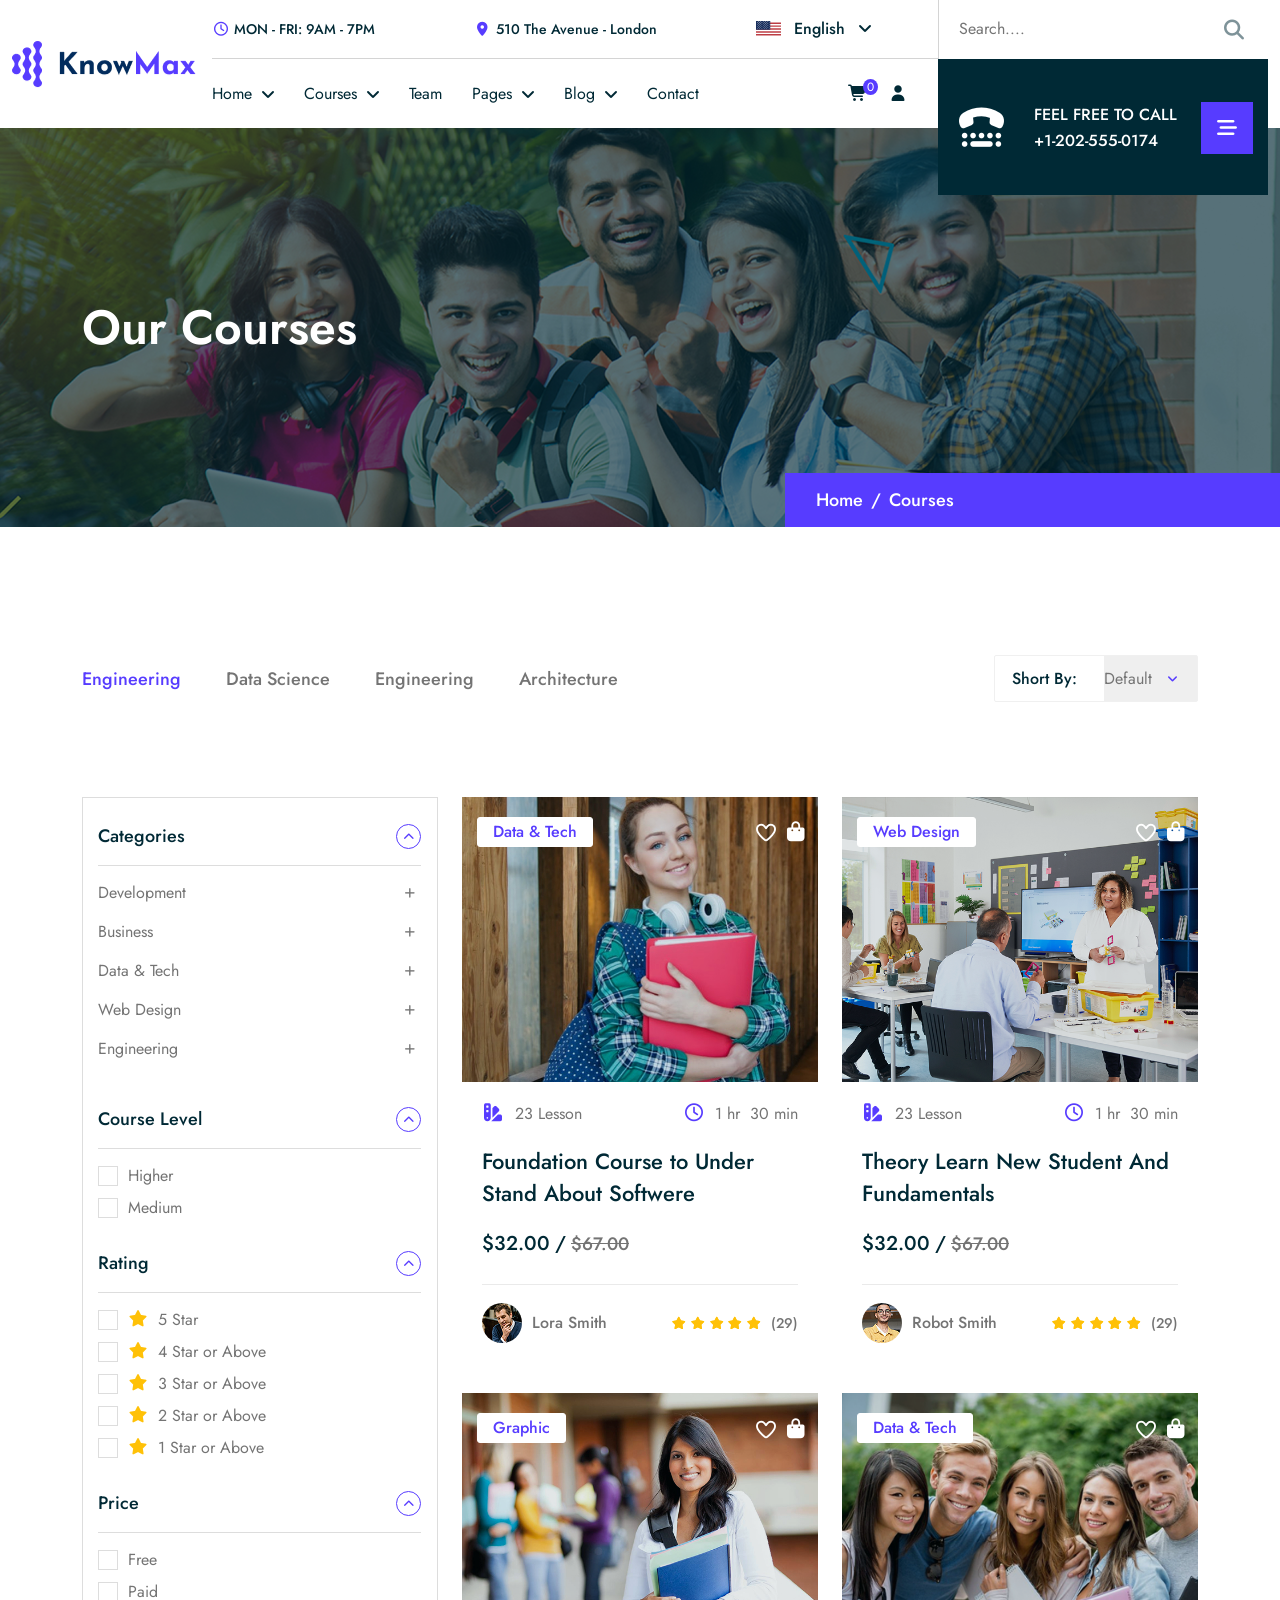
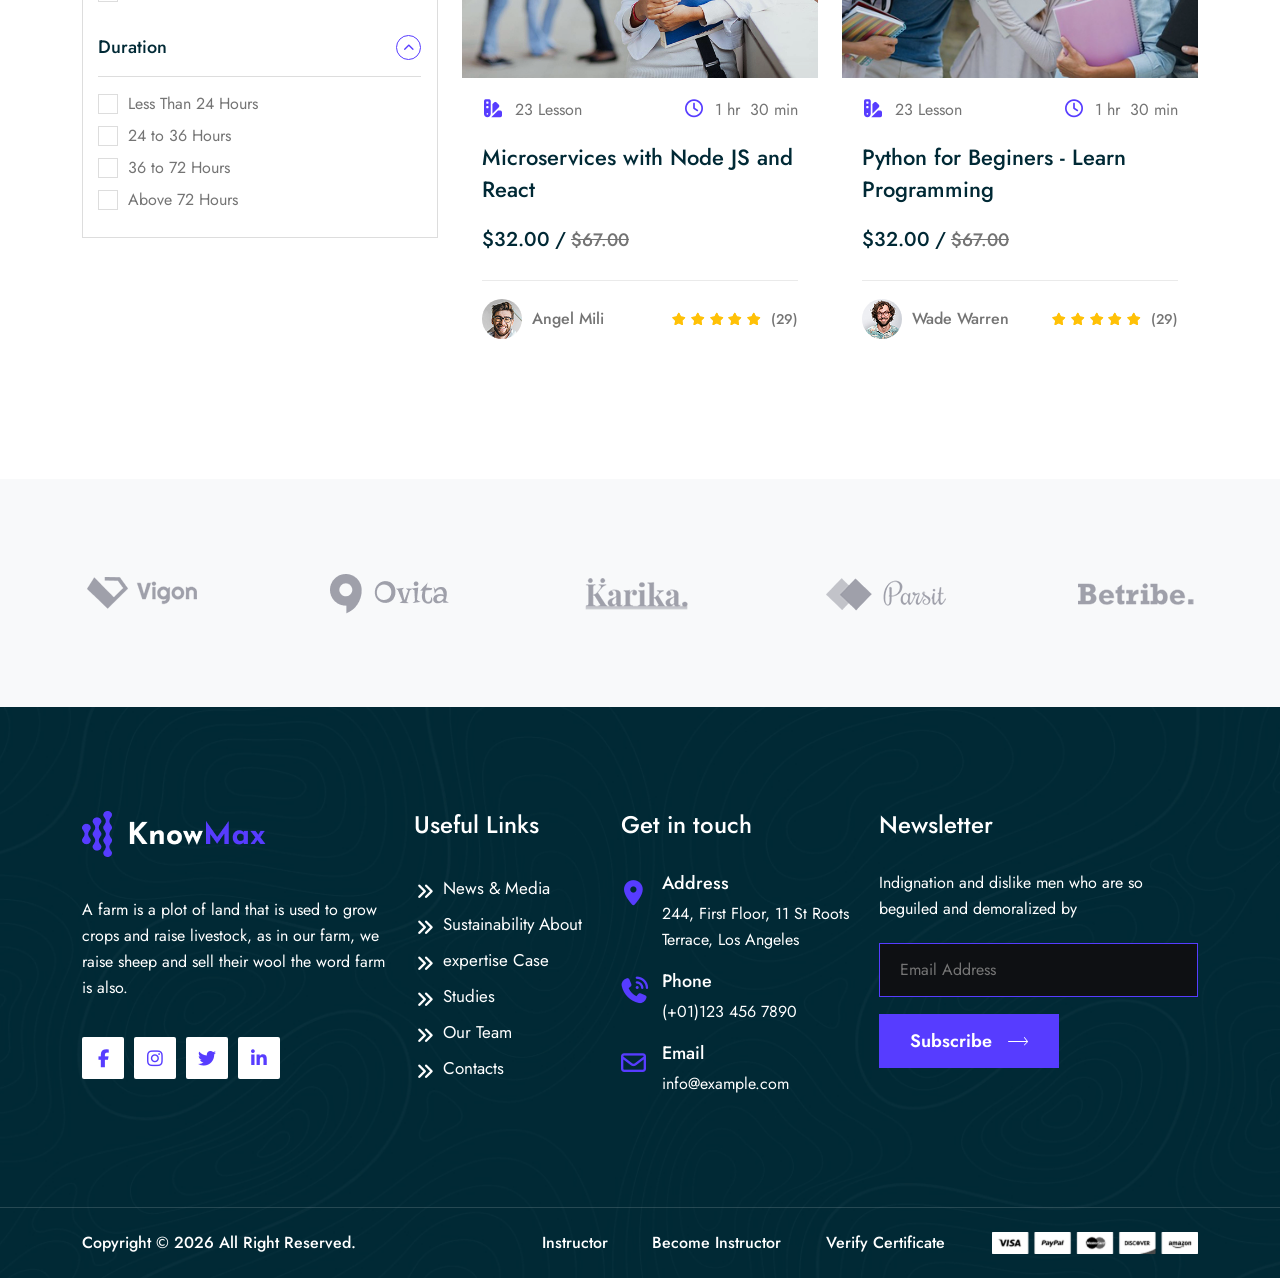
<file: course.html>
<!DOCTYPE html>
<html class="no-js" lang="en">

<head>
  <!-- Meta Tags -->
  <meta charset="utf-8">
  <meta http-equiv="x-ua-compatible" content="ie=edge">
  <meta name="viewport" content="width=device-width, initial-scale=1">
  <meta name="description" content="KnowMax - LMS Online Education Course HTML Template">
  <meta name="author" content="Laralink">
  <!-- Favicon Icon -->
  <link rel="icon" href="assets/img/favicon.png">
  <!-- Site Title -->
  <title>KnowMax - LMS Online Education Course HTML Template</title>
  <link rel="stylesheet" href="assets/css/bootstrap.min.css">
  <link rel="stylesheet" href="assets/css/fontawesome.min.css">
  <link rel="stylesheet" href="assets/css/slick.min.css">
  <link rel="stylesheet" href="assets/css/animate.css">
  <link rel="stylesheet" href="assets/css/lightgallery.min.css">
  <link rel="stylesheet" href="assets/css/odometer.css">
  <link rel="stylesheet" href="assets/css/flag-icon.min.css">
  <link rel="stylesheet" href="assets/css/style.css">
</head>

<body>
  <!-- Start Preloader -->
  <!-- <div class="cs_preloader">
      <div class="cs_preloader_in">
        <span></span>
        <span></span>
      </div>
      <div class="cs_preloader_text">Loading...</div>
    </div> -->
  <!-- End Preloader -->

  <!-- Start Header Section -->
  <header class="cs_site_header cs_style_1 cs_sticky_header">
    <div class="cs_top_header">
      <div class="container">
        <div class="cs_top_header_in">
          <div class="cs_top_header_left"></div>
          <div class="cs_top_header_center">
            <div class="cs_top_header_center_list_wrap">
              <ul class="cs_top_header_center_list cs_mp_0 d-flex">
                <li>
                  <span class="cs_accent_color">
                    <i class="fa-regular fa-clock"></i>
                  </span>
                  <span>MON - FRI: 9AM - 7PM</span>
                </li>
                <li>
                  <span class="cs_accent_color">
                    <i class="fa-solid fa-location-dot"></i>
                  </span>
                  <span>510 The Avenue - London</span>
                </li>
                <li class="cs_language_select">
                  <div class="cs_language_switcher cs_fs_16">
                    <button type="button" name="Language-button" data-lang="EN">
                      <span class="flag-btn flag-icon flag-icon-us"></span>
                      <span class="cs_medium cs_flag_title">English</span>
                      <span><i class="fa-solid fa-angle-down"></i></span>
                    </button>
                  </div>
                  <div class="cs_language_dropdown">
                    <button name="Language-button" data-lang="EN">
                      <span class="flag-btn flag-icon flag-icon-us"></span>
                      <span class="cs_flag_title">English</span>
                    </button>
                    <button data-lang="BN">
                      <span class="flag-btn flag-icon flag-icon-bd"></span>
                      <span class="cs_flag_title">Bengali</span>
                    </button>
                    <button name="Language-button" data-lang="ES">
                      <span class="flag-btn flag-icon flag-icon-es"></span>
                      <span class="cs_flag_title">Spain</span>
                    </button>
                    <button name="Language-button" data-lang="AR">
                      <span class="flag-btn flag-icon flag-icon-sa"></span>
                      <span class="cs_flag_title">Arabic</span>
                    </button>
                    <button name="Language-button" data-lang="ZH">
                      <span class="flag-btn flag-icon flag-icon-cn"></span>
                      <span class="cs_flag_title">China</span>
                    </button>
                    <button name="Language-button" data-lang="DE">
                      <span class="flag-btn flag-icon flag-icon-de"></span>
                      <span class="cs_flag_title">German</span>
                    </button>
                  </div>
                </li>
              </ul>
            </div>
          </div>
          <div class="cs_top_header_right">
            <div class="cs_header_search_form_wrap">
              <form action="#" class="cs_header_search_form">
                <input type="text" placeholder="Search...." class="cs_header_search_field cs_heading_color cs_fs_16">
                <button class="cs_header_submit_btn">
                  <i class="fa-solid fa-magnifying-glass"></i>
                </button>
              </form>
            </div>
          </div>
        </div>
      </div>
    </div>
    <div class="cs_main_header cs_fs_16">
      <div class="container">
        <div class="cs_main_header_in">
          <div class="cs_main_header_left">
            <a class="cs_site_branding" href="index.html" aria-label="Home page link">
              <img src="assets/img/logo.png" alt="Logo">
            </a>
          </div>
          <div class="cs_main_header_center">
            <div class="cs_nav">
              <div class="cs_nav_list_wrap">
                <ul class="cs_nav_list">
                  <li class="menu-item-has-children">
                    <a href="index.html" aria-label="Menu link">Home</a>
                    <ul>
                      <li><a href="index.html" aria-label="Menu link">Default Home</a></li>
                      <li><a href="home-v2.html" aria-label="Menu link">Home V2</a></li>
                      <li><a href="home-v3.html" aria-label="Menu link">Home V3</a></li>
                    </ul>
                  </li>
                  <li class="menu-item-has-children">
                    <a href="course.html" aria-label="Menu link">Courses</a>
                    <ul>
                      <li><a href="course.html" aria-label="Menu link">Courses</a></li>
                      <li><a href="course-details.html" aria-label="Menu link">Courses Details</a></li>
                    </ul>
                  </li>
                  <li>
                    <a href="#" aria-label="Menu link">Team</a>
                  </li>
                  <li class="menu-item-has-children">
                    <a href="#" aria-label="Menu link">Pages</a>
                    <ul>
                      <li><a href="about.html" aria-label="Menu link">About</a></li>
                    </ul>
                  </li>
                  <li class="menu-item-has-children">
                    <a href="blog.html" aria-label="Menu link">Blog</a>
                    <ul>
                      <li><a href="blog.html" aria-label="Menu link">Blog</a></li>
                      <li><a href="blog-details.html" aria-label="Menu link">Blog Details</a></li>
                    </ul>
                  </li>
                  <li><a href="contact.html" aria-label="Menu link">Contact</a></li>
                </ul>
              </div>
            </div>
          </div>
          <div class="cs_main_header_right">
            <ul class="cs_main_header_right_shopping_cart cs_mp_0 d-flex">
              <li>
                <a href="contact.html" aria-label="Menu link">
                  <i class="fa-solid fa-cart-shopping"></i>
                  <span class="cs_cart_label">0</span>
                </a>
              </li>
              <li>
                <a href="contact.html" aria-label="Menu link">
                  <i class="fa-solid fa-user"></i>
                </a>
              </li>
            </ul>
            <div class="cs_main_header_right_cta">
              <div class="cs_main_header_right_cta_wrapper">
                <ul class="cs_mp_0">
                  <li>
                    <div class="cs_center justify-content-between">
                      <span><i class="fa-solid fa-tty"></i></span>
                      <div>
                        <p class="mb-0 cs_medium">Feel Free To Call</p>
                        <a href="tel:+1234567890" class="cs_fs_16 cs_medium">+1-202-555-0174</a>
                      </div>
                      <span class="cs_center"><i class="fa-solid fa-bars-staggered"></i></span>
                    </div>
                  </li>
                </ul>
              </div>
            </div>
          </div>
        </div>
      </div>
    </div>
  </header>
  <!-- End Header Section -->

  <!-- Start of Page Header Section -->
  <section class="cs_page_header_style_1 cs_bg_filed position-relative" data-src="assets/img/page_header_image.jpg">
    <div class="cs_page_header_overlay"></div>
    <div class="container">
      <div class="cs_heading_style_3">
        <h1 class="cs_page_heading_style_1 cs_fs_48 cs_white_color mb-0 wow fadeInDown">Our Courses</h1>
      </div>
      <ol class="cs_breadcrumb_style_1 cs_fs_18 cs_medium breadcrumb mb-0">
        <li class="breadcrumb-item"><a href="/" aria-label="Back to home button">Home</a></li>
        <li class="breadcrumb-item active">Courses</li>
      </ol>
    </div>
  </section>
  <!-- End of Page Header Section -->

  <!-- Start of Course Section -->
  <section class="cs_course_section_4 cs_tabs">
    <div class="cs_height_128 cs_height_lg_80"></div>
    <div class="container">
      <div class="cs_filter_style_1">
        <div class="cs_heading_column_1">
          <ul class="cs_course_category_wrapper_1 cs_mp_0 cs_fs_18 cs_medium cs_tab_links d-flex">
            <li class="cs_course_category active">
              <a href="#engineering" aria-label="Tab link" class=" ">Engineering</a>
            </li>
            <li class="cs_course_category">
              <a href="#datascience" aria-label="Tab link" class=" ">Data Science</a>
            </li>
            <li class="cs_course_category">
              <a href="#engineering1" aria-label="Tab link" class=" ">Engineering</a>
            </li>
            <li class="cs_course_category">
              <a href="#architecture" aria-label="Tab link" class=" ">Architecture</a>
            </li>
          </ul>
        </div>
        <div class="cs_heading_column_2 ">
          <div class="cs_select_wrapper">
            <span class="cs_short_by cs_heading_color cs_medium">Short By:</span>
            <select id="cs_course_category" name="courses" class="cs_course_category">
              <option value="" class="cs_course">Default</option>
              <option value="" class="cs_course">Arts</option>
              <!-- <option value="" class="cs_course">Mobile App</option> -->
            </select>
            <i class="fa-solid fa-angle-down"></i>
          </div>
        </div>
      </div>
      <div class="cs_height_95 cs_height_lg_60"></div>
      <div class="row cs_gap_y_40">
        <div class="col-lg-4 col-md-5">
          <aside class="cs_sidebar cs_style_1">
            <div class="cs_sidebar_widget">
              <h2 class="cs_sidebar_widget_title cs_fs_18 cs_medium cs_mb_16">
                <span>Categories</span>
                <span class="cs_iconbox">
                  <i class="fa-solid fa-chevron-up"></i>
                </span>
              </h2>
              <hr>
              <div class="cs_sidebar_widget_content">
                <ul class="cs_sidebar_widget_list cs_mp_0">
                  <li>
                    <div class="cs_sidebar_widget">
                      <h3 class="cs_sidebar_widget_title cs_fs_16 cs_normal cs_body_color cs_mb_16">
                        <span>Development</span>
                        <span class="cs_iconbox">
                          <i class="fa-solid fa-plus"></i>
                        </span>
                      </h3>
                      <div class="cs_sidebar_widget_content">
                        <ul class="cs_sidebar_widget_list cs_mp_0">
                          <li>
                            <div class="cs_custom_checkbox">
                              <input type="checkbox" id="web-development">
                              <label for="web-development">Web Development</label>
                            </div>
                          </li>
                        </ul>
                      </div>
                    </div>
                  </li>
                  <li>
                    <div class="cs_sidebar_widget">
                      <h3 class="cs_sidebar_widget_title cs_fs_16 cs_normal cs_body_color cs_mb_16">
                        <span>Business</span>
                        <span class="cs_iconbox">
                          <i class="fa-solid fa-plus"></i>
                        </span>
                      </h3>
                      <div class="cs_sidebar_widget_content">
                        <ul class="cs_sidebar_widget_list cs_mp_0">
                          <li>
                            <div class="cs_custom_checkbox">
                              <input type="checkbox" id="business-development">
                              <label for="business-development">Business Development</label>
                            </div>
                          </li>
                        </ul>
                      </div>
                    </div>
                  </li>
                  <li>
                    <div class="cs_sidebar_widget">
                      <h3 class="cs_sidebar_widget_title cs_fs_16 cs_normal cs_body_color cs_mb_16">
                        <span>Data & Tech</span>
                        <span class="cs_iconbox">
                          <i class="fa-solid fa-plus"></i>
                        </span>
                      </h3>
                      <div class="cs_sidebar_widget_content">
                        <ul class="cs_sidebar_widget_list cs_mp_0">
                          <li>
                            <div class="cs_custom_checkbox">
                              <input type="checkbox" id="data-analysis">
                              <label for="data-analysis">Data Analysis</label>
                            </div>
                          </li>
                        </ul>
                      </div>
                    </div>
                  </li>
                  <li>
                    <div class="cs_sidebar_widget">
                      <h3 class="cs_sidebar_widget_title cs_fs_16 cs_normal cs_body_color cs_mb_16">
                        <span>Web Design</span>
                        <span class="cs_iconbox">
                          <i class="fa-solid fa-plus"></i>
                        </span>
                      </h3>
                      <div class="cs_sidebar_widget_content">
                        <ul class="cs_sidebar_widget_list cs_mp_0">
                          <li>
                            <div class="cs_custom_checkbox">
                              <input type="checkbox" id="web-design">
                              <label for="web-design">Web Design</label>
                            </div>
                          </li>
                        </ul>
                      </div>
                    </div>
                  </li>
                  <li>
                    <div class="cs_sidebar_widget">
                      <h3 class="cs_sidebar_widget_title cs_fs_16 cs_normal cs_body_color cs_mb_16">
                        <span>Engineering</span>
                        <span class="cs_iconbox">
                          <i class="fa-solid fa-plus"></i>
                        </span>
                      </h3>
                      <div class="cs_sidebar_widget_content">
                        <ul class="cs_sidebar_widget_list cs_mp_0">
                          <li>
                            <div class="cs_custom_checkbox">
                              <input type="checkbox" id="software-engineering">
                              <label for="software-engineering">Software Engineering</label>
                            </div>
                          </li>
                        </ul>
                      </div>
                    </div>
                  </li>
                </ul>
              </div>
            </div>
            <div class="cs_sidebar_widget">
              <h2 class="cs_sidebar_widget_title cs_fs_18 cs_medium cs_mb_16">
                <span>Course Level</span>
                <span class="cs_iconbox">
                  <i class="fa-solid fa-chevron-up"></i>
                </span>
              </h2>
              <hr>
              <div class="cs_sidebar_widget_content">
                <ul class="cs_sidebar_widget_list cs_mp_0">
                  <li>
                    <div class="cs_custom_checkbox">
                      <input type="checkbox" id="higher">
                      <label for="higher">Higher</label>
                    </div>
                  </li>
                  <li>
                    <div class="cs_custom_checkbox">
                      <input type="checkbox" id="medium">
                      <label for="medium">Medium</label>
                    </div>
                  </li>
                </ul>
              </div>
            </div>
            <div class="cs_sidebar_widget">
              <h2 class="cs_sidebar_widget_title cs_fs_18 cs_medium cs_mb_16">
                <span>Rating</span>
                <span class="cs_iconbox">
                  <i class="fa-solid fa-chevron-up"></i>
                </span>
              </h2>
              <hr>
              <div class="cs_sidebar_widget_content">
                <ul class="cs_sidebar_widget_list cs_mp_0">
                  <li>
                    <div class="cs_custom_checkbox">
                      <input type="checkbox" id="5star">
                      <label for="5star">
                        <span class="cs_star_ixonbox"><i class="fa-solid fa-star"></i></span>
                        <span>5 Star</span>
                      </label>
                    </div>
                  </li>
                  <li>
                    <div class="cs_custom_checkbox">
                      <input type="checkbox" id="4star">
                      <label for="4star">
                        <span class="cs_star_ixonbox"><i class="fa-solid fa-star"></i></span>
                        <span>4 Star or Above</span>
                      </label>
                    </div>
                  </li>
                  <li>
                    <div class="cs_custom_checkbox">
                      <input type="checkbox" id="3star">
                      <label for="3star">
                        <span class="cs_star_ixonbox"><i class="fa-solid fa-star"></i></span>
                        <span>3 Star or Above</span>
                      </label>
                    </div>
                  </li>
                  <li>
                    <div class="cs_custom_checkbox">
                      <input type="checkbox" id="2star">
                      <label for="2star">
                        <span class="cs_star_ixonbox"><i class="fa-solid fa-star"></i></span>
                        <span>2 Star or Above</span>
                      </label>
                    </div>
                  </li>
                  <li>
                    <div class="cs_custom_checkbox">
                      <input type="checkbox" id="1star">
                      <label for="1star">
                        <span class="cs_star_ixonbox"><i class="fa-solid fa-star"></i></span>
                        <span>1 Star or Above</span>
                      </label>
                    </div>
                  </li>
                </ul>
              </div>
            </div>
            <div class="cs_sidebar_widget">
              <h2 class="cs_sidebar_widget_title cs_fs_18 cs_medium cs_mb_16">
                <span>Price</span>
                <span class="cs_iconbox">
                  <i class="fa-solid fa-chevron-up"></i>
                </span>
              </h2>
              <hr>
              <div class="cs_sidebar_widget_content">
                <ul class="cs_sidebar_widget_list cs_mp_0">
                  <li>
                    <div class="cs_custom_checkbox">
                      <input type="checkbox" id="free">
                      <label for="free">Free</label>
                    </div>
                  </li>
                  <li>
                    <div class="cs_custom_checkbox">
                      <input type="checkbox" id="paid">
                      <label for="paid">Paid</label>
                    </div>
                  </li>
                </ul>
              </div>
            </div>
            <div class="cs_sidebar_widget">
              <h2 class="cs_sidebar_widget_title cs_fs_18 cs_medium cs_mb_16">
                <span>Duration</span>
                <span class="cs_iconbox">
                  <i class="fa-solid fa-chevron-up"></i>
                </span>
              </h2>
              <hr>
              <div class="cs_sidebar_widget_content">
                <ul class="cs_sidebar_widget_list cs_mp_0">
                  <li>
                    <div class="cs_custom_checkbox">
                      <input type="checkbox" id="24hours">
                      <label for="24hours">Less Than 24 Hours</label>
                    </div>
                  </li>
                  <li>
                    <div class="cs_custom_checkbox">
                      <input type="checkbox" id="36hours">
                      <label for="36hours">24 to 36 Hours</label>
                    </div>
                  </li>
                  <li>
                    <div class="cs_custom_checkbox">
                      <input type="checkbox" id="72hours">
                      <label for="72hours">36 to 72 Hours</label>
                    </div>
                  </li>
                  <li>
                    <div class="cs_custom_checkbox">
                      <input type="checkbox" id="72hoursplus">
                      <label for="72hoursplus">Above 72 Hours</label>
                    </div>
                  </li>
                </ul>
              </div>
            </div>
          </aside>
        </div>
        <div class="col-lg-8 col-md-7">
          <div class="cs_tab_body">
            <div class="cs_tab active" id="engineering">
              <div class="row cs_gap_y_30">
                <div class="col-lg-6">
                  <div class="cs_course_style_1">
                    <div class="cs_course_thumbnail position-relative">
                      <div class="cs_thumb_overlay position-absolute"></div>
                      <img src="assets/img/course_thumb_5.jpg" alt="Card image">
                      <div class="cs_thumb_meta cs_center justify-content-between position-absolute w-100">
                        <div class="cs_thumb_dept cs_btn_style_1 cs_radius_3"><a href="#">Data & Tech</a></div>
                        <div class="cs_thumb_shopping d-flex">
                          <button class="cs_thumb_wishlist"><i class="fa-regular fa-heart"></i></button>
                          <button class="cs_thumb_cart"><i class="fa-solid fa-bag-shopping"></i></button>
                        </div>
                      </div>
                    </div>
                    <div class="cs_course_info ">
                      <div class="cs_course_meta cs_mb_20 d-flex justify-content-between">
                        <div class="cs_meta_lesson cs_center">
                          <span><i class="fa-solid fa-swatchbook"></i></span>
                          <span>23 Lesson</span>
                        </div>
                        <div class="cs_meta_time cs_center">
                          <span><i class="fa-regular fa-clock"></i></span>
                          <span class="cs_meta_time_hour">1 hr</span>
                          <span class="cs_meta_time_minutes">30 min</span>
                        </div>
                      </div>
                      <div class="cs_course_title cs_heading_color cs_fs_22 cs_medium cs_mb_20">
                        <a href="#">Foundation Course to Under Stand About Softwere</a>
                      </div>
                      <div class="cs_cource_price cs_mb_25">
                        <p class="cs_price cs_medium mb-0">
                          <span class="cs_price_option">
                            <span class="cs_regular_price cs_fs_20 cs_heading_color">$32.00</span>
                            <span class="cs_price_devider cs_fs_20 cs_heading_color">/</span>
                            <s class="cs_discounted_price cs_fs_18">$67.00</s>
                          </span>
                        </p>
                      </div>
                      <hr class="cs_body_color_op15">
                      <div class="cs_course_author d-flex justify-content-between">
                        <div class="cs_author_info cs_center">
                          <div class="cs_author_avatar">
                            <img src="assets/img/course_avatar_2.jpg" alt="">
                          </div>
                          <h3 class="cs_author_title cs_fs_16 cs_medium cs_body_color mb-0">Lora Smith</h3>
                        </div>
                        <div class="cs_author_rating cs_center">
                          <div class="cs_rating_wrapper">
                            <div class="cs_rating z-1" data-rating="5">
                              <div class="cs_rating_percentage"></div>
                            </div>
                          </div>
                          <div class="cs_rated_number cs_fs_14 cs_medium cs_center">(29)</div>
                        </div>
                      </div>
                    </div>
                  </div>
                </div>
                <div class="col-lg-6">
                  <div class="cs_course_style_1">
                    <div class="cs_course_thumbnail position-relative">
                      <div class="cs_thumb_overlay position-absolute"></div>
                      <img src="assets/img/course_thumb_6.jpg" alt="Card image">
                      <div class="cs_thumb_meta cs_center justify-content-between position-absolute w-100">
                        <div class="cs_thumb_dept cs_btn_style_1 cs_radius_3"><a href="#">Web Design</a></div>
                        <div class="cs_thumb_shopping d-flex">
                          <button class="cs_thumb_wishlist"><i class="fa-regular fa-heart"></i></button>
                          <button class="cs_thumb_cart"><i class="fa-solid fa-bag-shopping"></i></button>
                        </div>
                      </div>
                    </div>
                    <div class="cs_course_info ">
                      <div class="cs_course_meta cs_mb_20 d-flex justify-content-between">
                        <div class="cs_meta_lesson cs_center">
                          <span><i class="fa-solid fa-swatchbook"></i></span>
                          <span>23 Lesson</span>
                        </div>
                        <div class="cs_meta_time cs_center">
                          <span><i class="fa-regular fa-clock"></i></span>
                          <span class="cs_meta_time_hour">1 hr</span>
                          <span class="cs_meta_time_minutes">30 min</span>
                        </div>
                      </div>
                      <div class="cs_course_title cs_heading_color cs_fs_22 cs_medium cs_mb_20">
                        <a href="#">Theory Learn New Student And Fundamentals</a>
                      </div>
                      <div class="cs_cource_price cs_mb_25">
                        <p class="cs_price cs_medium mb-0">
                          <span class="cs_price_option">
                            <span class="cs_regular_price cs_fs_20 cs_heading_color">$32.00</span>
                            <span class="cs_price_devider cs_fs_20 cs_heading_color">/</span>
                            <s class="cs_discounted_price cs_fs_18">$67.00</s>
                          </span>
                        </p>
                      </div>
                      <hr class="cs_body_color_op15">
                      <div class="cs_course_author d-flex justify-content-between">
                        <div class="cs_author_info cs_center">
                          <div class="cs_author_avatar">
                            <img src="assets/img/course_avatar_3.jpg" alt="">
                          </div>
                          <h3 class="cs_author_title cs_fs_16 cs_medium cs_body_color mb-0">Robot Smith</h3>
                        </div>
                        <div class="cs_author_rating cs_center">
                          <div class="cs_rating_wrapper">
                            <div class="cs_rating z-1" data-rating="5">
                              <div class="cs_rating_percentage"></div>
                            </div>
                          </div>
                          <div class="cs_rated_number cs_fs_14 cs_medium cs_center">(29)</div>
                        </div>
                      </div>
                    </div>
                  </div>
                </div>
                <div class="col-lg-6">
                  <div class="cs_course_style_1">
                    <div class="cs_course_thumbnail position-relative">
                      <div class="cs_thumb_overlay position-absolute"></div>
                      <img src="assets/img/course_thumb_8.jpg" alt="Card image">
                      <div class="cs_thumb_meta cs_center justify-content-between position-absolute w-100">
                        <div class="cs_thumb_dept cs_btn_style_1 cs_radius_3"><a href="#">Graphic</a></div>
                        <div class="cs_thumb_shopping d-flex">
                          <button class="cs_thumb_wishlist"><i class="fa-regular fa-heart"></i></button>
                          <button class="cs_thumb_cart"><i class="fa-solid fa-bag-shopping"></i></button>
                        </div>
                      </div>
                    </div>
                    <div class="cs_course_info ">
                      <div class="cs_course_meta cs_mb_20 d-flex justify-content-between">
                        <div class="cs_meta_lesson cs_center">
                          <span><i class="fa-solid fa-swatchbook"></i></span>
                          <span>23 Lesson</span>
                        </div>
                        <div class="cs_meta_time cs_center">
                          <span><i class="fa-regular fa-clock"></i></span>
                          <span class="cs_meta_time_hour">1 hr</span>
                          <span class="cs_meta_time_minutes">30 min</span>
                        </div>
                      </div>
                      <div class="cs_course_title cs_heading_color cs_fs_22 cs_medium cs_mb_20">
                        <a href="#">Microservices with Node JS and React</a>
                      </div>
                      <div class="cs_cource_price cs_mb_25">
                        <p class="cs_price cs_medium mb-0">
                          <span class="cs_price_option">
                            <span class="cs_regular_price cs_fs_20 cs_heading_color">$32.00</span>
                            <span class="cs_price_devider cs_fs_20 cs_heading_color">/</span>
                            <s class="cs_discounted_price cs_fs_18">$67.00</s>
                          </span>
                        </p>
                      </div>
                      <hr class="cs_body_color_op15">
                      <div class="cs_course_author d-flex justify-content-between">
                        <div class="cs_author_info cs_center">
                          <div class="cs_author_avatar">
                            <img src="assets/img/course_avatar_5.jpg" alt="">
                          </div>
                          <h3 class="cs_author_title cs_fs_16 cs_medium cs_body_color mb-0">Angel Mili</h3>
                        </div>
                        <div class="cs_author_rating cs_center">
                          <div class="cs_rating_wrapper">
                            <div class="cs_rating z-1" data-rating="5">
                              <div class="cs_rating_percentage"></div>
                            </div>
                          </div>
                          <div class="cs_rated_number cs_fs_14 cs_medium cs_center">(29)</div>
                        </div>
                      </div>
                    </div>
                  </div>
                </div>
                <div class="col-lg-6">
                  <div class="cs_course_style_1">
                    <div class="cs_course_thumbnail position-relative">
                      <div class="cs_thumb_overlay position-absolute"></div>
                      <img src="assets/img/course_thumb_1.jpg" alt="Card image">
                      <div class="cs_thumb_meta cs_center justify-content-between position-absolute w-100">
                        <div class="cs_thumb_dept cs_btn_style_1 cs_radius_3"><a href="#">Data & Tech</a></div>
                        <div class="cs_thumb_shopping d-flex">
                          <button class="cs_thumb_wishlist"><i class="fa-regular fa-heart"></i></button>
                          <button class="cs_thumb_cart"><i class="fa-solid fa-bag-shopping"></i></button>
                        </div>
                      </div>
                    </div>
                    <div class="cs_course_info ">
                      <div class="cs_course_meta cs_mb_20 d-flex justify-content-between">
                        <div class="cs_meta_lesson cs_center">
                          <span><i class="fa-solid fa-swatchbook"></i></span>
                          <span>23 Lesson</span>
                        </div>
                        <div class="cs_meta_time cs_center">
                          <span><i class="fa-regular fa-clock"></i></span>
                          <span class="cs_meta_time_hour">1 hr</span>
                          <span class="cs_meta_time_minutes">30 min</span>
                        </div>
                      </div>
                      <div class="cs_course_title cs_heading_color cs_fs_22 cs_medium cs_mb_20">
                        <a href="#">Python for Beginers - Learn Programming</a>
                      </div>
                      <div class="cs_cource_price cs_mb_25">
                        <p class="cs_price cs_medium mb-0">
                          <span class="cs_price_option">
                            <span class="cs_regular_price cs_fs_20 cs_heading_color">$32.00</span>
                            <span class="cs_price_devider cs_fs_20 cs_heading_color">/</span>
                            <s class="cs_discounted_price cs_fs_18">$67.00</s>
                          </span>
                        </p>
                      </div>
                      <hr class="cs_body_color_op15">
                      <div class="cs_course_author d-flex justify-content-between">
                        <div class="cs_author_info cs_center">
                          <div class="cs_author_avatar">
                            <img src="assets/img/course_avatar_6.jpg" alt="">
                          </div>
                          <h3 class="cs_author_title cs_fs_16 cs_medium cs_body_color mb-0">Wade Warren</h3>
                        </div>
                        <div class="cs_author_rating cs_center">
                          <div class="cs_rating_wrapper">
                            <div class="cs_rating z-1" data-rating="5">
                              <div class="cs_rating_percentage"></div>
                            </div>
                          </div>
                          <div class="cs_rated_number cs_fs_14 cs_medium cs_center">(29)</div>
                        </div>
                      </div>
                    </div>
                  </div>
                </div>
              </div>
            </div>
            <div class="cs_tab" id="datascience">
              <div class="row cs_gap_y_30">
                <div class="col-lg-6">
                  <div class="cs_course_style_1">
                    <div class="cs_course_thumbnail position-relative">
                      <div class="cs_thumb_overlay position-absolute"></div>
                      <img src="assets/img/course_thumb_4.jpg" alt="Card image">
                      <div class="cs_thumb_meta cs_center justify-content-between position-absolute w-100">
                        <div class="cs_thumb_dept cs_btn_style_1 cs_radius_3"><a href="#">Engineering</a></div>
                        <div class="cs_thumb_shopping d-flex">
                          <button class="cs_thumb_wishlist"><i class="fa-regular fa-heart"></i></button>
                          <button class="cs_thumb_cart"><i class="fa-solid fa-bag-shopping"></i></button>
                        </div>
                      </div>
                    </div>
                    <div class="cs_course_info ">
                      <div class="cs_course_meta cs_mb_20 d-flex justify-content-between">
                        <div class="cs_meta_lesson cs_center">
                          <span><i class="fa-solid fa-swatchbook"></i></span>
                          <span>23 Lesson</span>
                        </div>
                        <div class="cs_meta_time cs_center">
                          <span><i class="fa-regular fa-clock"></i></span>
                          <span class="cs_meta_time_hour">1 hr</span>
                          <span class="cs_meta_time_minutes">30 min</span>
                        </div>
                      </div>
                      <div class="cs_course_title cs_heading_color cs_fs_22 cs_medium cs_mb_20">
                        <a href="#">Certified Graphic Design with Free Project Course</a>
                      </div>
                      <div class="cs_cource_price cs_mb_25">
                        <p class="cs_price cs_medium mb-0">
                          <span class="cs_price_option">
                            <span class="cs_regular_price cs_fs_20 cs_heading_color">$32.00</span>
                            <span class="cs_price_devider cs_fs_20 cs_heading_color">/</span>
                            <s class="cs_discounted_price cs_fs_18">$67.00</s>
                          </span>
                        </p>
                      </div>
                      <hr class="cs_body_color_op15">
                      <div class="cs_course_author d-flex justify-content-between">
                        <div class="cs_author_info cs_center">
                          <div class="cs_author_avatar">
                            <img src="assets/img/course_avatar_1.jpg" alt="">
                          </div>
                          <h3 class="cs_author_title cs_fs_16 cs_medium cs_body_color mb-0">William Smith</h3>
                        </div>
                        <div class="cs_author_rating cs_center">
                          <div class="cs_rating_wrapper">
                            <div class="cs_rating z-1" data-rating="5">
                              <div class="cs_rating_percentage"></div>
                            </div>
                          </div>
                          <div class="cs_rated_number cs_fs_14 cs_medium cs_center">(29)</div>
                        </div>
                      </div>
                    </div>
                  </div>
                </div>
                <div class="col-lg-6">
                  <div class="cs_course_style_1">
                    <div class="cs_course_thumbnail position-relative">
                      <div class="cs_thumb_overlay position-absolute"></div>
                      <img src="assets/img/course_thumb_6.jpg" alt="Card image">
                      <div class="cs_thumb_meta cs_center justify-content-between position-absolute w-100">
                        <div class="cs_thumb_dept cs_btn_style_1 cs_radius_3"><a href="#">Web Design</a></div>
                        <div class="cs_thumb_shopping d-flex">
                          <button class="cs_thumb_wishlist"><i class="fa-regular fa-heart"></i></button>
                          <button class="cs_thumb_cart"><i class="fa-solid fa-bag-shopping"></i></button>
                        </div>
                      </div>
                    </div>
                    <div class="cs_course_info ">
                      <div class="cs_course_meta cs_mb_20 d-flex justify-content-between">
                        <div class="cs_meta_lesson cs_center">
                          <span><i class="fa-solid fa-swatchbook"></i></span>
                          <span>23 Lesson</span>
                        </div>
                        <div class="cs_meta_time cs_center">
                          <span><i class="fa-regular fa-clock"></i></span>
                          <span class="cs_meta_time_hour">1 hr</span>
                          <span class="cs_meta_time_minutes">30 min</span>
                        </div>
                      </div>
                      <div class="cs_course_title cs_heading_color cs_fs_22 cs_medium cs_mb_20">
                        <a href="#">Theory Learn New Student And Fundamentals</a>
                      </div>
                      <div class="cs_cource_price cs_mb_25">
                        <p class="cs_price cs_medium mb-0">
                          <span class="cs_price_option">
                            <span class="cs_regular_price cs_fs_20 cs_heading_color">$32.00</span>
                            <span class="cs_price_devider cs_fs_20 cs_heading_color">/</span>
                            <s class="cs_discounted_price cs_fs_18">$67.00</s>
                          </span>
                        </p>
                      </div>
                      <hr class="cs_body_color_op15">
                      <div class="cs_course_author d-flex justify-content-between">
                        <div class="cs_author_info cs_center">
                          <div class="cs_author_avatar">
                            <img src="assets/img/course_avatar_3.jpg" alt="">
                          </div>
                          <h3 class="cs_author_title cs_fs_16 cs_medium cs_body_color mb-0">Robot Smith</h3>
                        </div>
                        <div class="cs_author_rating cs_center">
                          <div class="cs_rating_wrapper">
                            <div class="cs_rating z-1" data-rating="5">
                              <div class="cs_rating_percentage"></div>
                            </div>
                          </div>
                          <div class="cs_rated_number cs_fs_14 cs_medium cs_center">(29)</div>
                        </div>
                      </div>
                    </div>
                  </div>
                </div>
              </div>
            </div>
            <div class="cs_tab" id="engineering1">
              <div class="row cs_gap_y_30">
                <div class="col-lg-6">
                  <div class="cs_course_style_1">
                    <div class="cs_course_thumbnail position-relative">
                      <div class="cs_thumb_overlay position-absolute"></div>
                      <img src="assets/img/course_thumb_5.jpg" alt="Card image">
                      <div class="cs_thumb_meta cs_center justify-content-between position-absolute w-100">
                        <div class="cs_thumb_dept cs_btn_style_1 cs_radius_3"><a href="#">Data & Tech</a></div>
                        <div class="cs_thumb_shopping d-flex">
                          <button class="cs_thumb_wishlist"><i class="fa-regular fa-heart"></i></button>
                          <button class="cs_thumb_cart"><i class="fa-solid fa-bag-shopping"></i></button>
                        </div>
                      </div>
                    </div>
                    <div class="cs_course_info ">
                      <div class="cs_course_meta cs_mb_20 d-flex justify-content-between">
                        <div class="cs_meta_lesson cs_center">
                          <span><i class="fa-solid fa-swatchbook"></i></span>
                          <span>23 Lesson</span>
                        </div>
                        <div class="cs_meta_time cs_center">
                          <span><i class="fa-regular fa-clock"></i></span>
                          <span class="cs_meta_time_hour">1 hr</span>
                          <span class="cs_meta_time_minutes">30 min</span>
                        </div>
                      </div>
                      <div class="cs_course_title cs_heading_color cs_fs_22 cs_medium cs_mb_20">
                        <a href="#">Foundation Course to Under Stand About Softwere</a>
                      </div>
                      <div class="cs_cource_price cs_mb_25">
                        <p class="cs_price cs_medium mb-0">
                          <span class="cs_price_option">
                            <span class="cs_regular_price cs_fs_20 cs_heading_color">$32.00</span>
                            <span class="cs_price_devider cs_fs_20 cs_heading_color">/</span>
                            <s class="cs_discounted_price cs_fs_18">$67.00</s>
                          </span>
                        </p>
                      </div>
                      <hr class="cs_body_color_op15">
                      <div class="cs_course_author d-flex justify-content-between">
                        <div class="cs_author_info cs_center">
                          <div class="cs_author_avatar">
                            <img src="assets/img/course_avatar_2.jpg" alt="">
                          </div>
                          <h3 class="cs_author_title cs_fs_16 cs_medium cs_body_color mb-0">Lora Smith</h3>
                        </div>
                        <div class="cs_author_rating cs_center">
                          <div class="cs_rating_wrapper">
                            <div class="cs_rating z-1" data-rating="5">
                              <div class="cs_rating_percentage"></div>
                            </div>
                          </div>
                          <div class="cs_rated_number cs_fs_14 cs_medium cs_center">(29)</div>
                        </div>
                      </div>
                    </div>
                  </div>
                </div>
                <div class="col-lg-6">
                  <div class="cs_course_style_1">
                    <div class="cs_course_thumbnail position-relative">
                      <div class="cs_thumb_overlay position-absolute"></div>
                      <img src="assets/img/course_thumb_7.jpg" alt="Card image">
                      <div class="cs_thumb_meta cs_center justify-content-between position-absolute w-100">
                        <div class="cs_thumb_dept cs_btn_style_1 cs_radius_3"><a href="#">Data & Tech</a></div>
                        <div class="cs_thumb_shopping d-flex">
                          <button class="cs_thumb_wishlist"><i class="fa-regular fa-heart"></i></button>
                          <button class="cs_thumb_cart"><i class="fa-solid fa-bag-shopping"></i></button>
                        </div>
                      </div>
                    </div>
                    <div class="cs_course_info ">
                      <div class="cs_course_meta cs_mb_20 d-flex justify-content-between">
                        <div class="cs_meta_lesson cs_center">
                          <span><i class="fa-solid fa-swatchbook"></i></span>
                          <span>23 Lesson</span>
                        </div>
                        <div class="cs_meta_time cs_center">
                          <span><i class="fa-regular fa-clock"></i></span>
                          <span class="cs_meta_time_hour">1 hr</span>
                          <span class="cs_meta_time_minutes">30 min</span>
                        </div>
                      </div>
                      <div class="cs_course_title cs_heading_color cs_fs_22 cs_medium cs_mb_20">
                        <a href="#">WordPress & Elementor for Beginers</a>
                      </div>
                      <div class="cs_cource_price cs_mb_25">
                        <p class="cs_price cs_medium mb-0">
                          <span class="cs_price_option">
                            <span class="cs_regular_price cs_fs_20 cs_heading_color">$32.00</span>
                            <span class="cs_price_devider cs_fs_20 cs_heading_color">/</span>
                            <s class="cs_discounted_price cs_fs_18">$67.00</s>
                          </span>
                        </p>
                      </div>
                      <hr class="cs_body_color_op15">
                      <div class="cs_course_author d-flex justify-content-between">
                        <div class="cs_author_info cs_center">
                          <div class="cs_author_avatar">
                            <img src="assets/img/course_avatar_4.jpg" alt="">
                          </div>
                          <h3 class="cs_author_title cs_fs_16 cs_medium cs_body_color mb-0">Zinnat Zaara</h3>
                        </div>
                        <div class="cs_author_rating cs_center">
                          <div class="cs_rating_wrapper">
                            <div class="cs_rating z-1" data-rating="5">
                              <div class="cs_rating_percentage"></div>
                            </div>
                          </div>
                          <div class="cs_rated_number cs_fs_14 cs_medium cs_center">(29)</div>
                        </div>
                      </div>
                    </div>
                  </div>
                </div>
              </div>
            </div>
            <div class="cs_tab" id="architecture">
              <div class="row cs_gap_y_30">
                <div class="col-lg-6">
                  <div class="cs_course_style_1">
                    <div class="cs_course_thumbnail position-relative">
                      <div class="cs_thumb_overlay position-absolute"></div>
                      <img src="assets/img/course_thumb_4.jpg" alt="Card image">
                      <div class="cs_thumb_meta cs_center justify-content-between position-absolute w-100">
                        <div class="cs_thumb_dept cs_btn_style_1 cs_radius_3"><a href="#">Engineering</a></div>
                        <div class="cs_thumb_shopping d-flex">
                          <button class="cs_thumb_wishlist"><i class="fa-regular fa-heart"></i></button>
                          <button class="cs_thumb_cart"><i class="fa-solid fa-bag-shopping"></i></button>
                        </div>
                      </div>
                    </div>
                    <div class="cs_course_info ">
                      <div class="cs_course_meta cs_mb_20 d-flex justify-content-between">
                        <div class="cs_meta_lesson cs_center">
                          <span><i class="fa-solid fa-swatchbook"></i></span>
                          <span>23 Lesson</span>
                        </div>
                        <div class="cs_meta_time cs_center">
                          <span><i class="fa-regular fa-clock"></i></span>
                          <span class="cs_meta_time_hour">1 hr</span>
                          <span class="cs_meta_time_minutes">30 min</span>
                        </div>
                      </div>
                      <div class="cs_course_title cs_heading_color cs_fs_22 cs_medium cs_mb_20">
                        <a href="#">Certified Graphic Design with Free Project Course</a>
                      </div>
                      <div class="cs_cource_price cs_mb_25">
                        <p class="cs_price cs_medium mb-0">
                          <span class="cs_price_option">
                            <span class="cs_regular_price cs_fs_20 cs_heading_color">$32.00</span>
                            <span class="cs_price_devider cs_fs_20 cs_heading_color">/</span>
                            <s class="cs_discounted_price cs_fs_18">$67.00</s>
                          </span>
                        </p>
                      </div>
                      <hr class="cs_body_color_op15">
                      <div class="cs_course_author d-flex justify-content-between">
                        <div class="cs_author_info cs_center">
                          <div class="cs_author_avatar">
                            <img src="assets/img/course_avatar_1.jpg" alt="">
                          </div>
                          <h3 class="cs_author_title cs_fs_16 cs_medium cs_body_color mb-0">William Smith</h3>
                        </div>
                        <div class="cs_author_rating cs_center">
                          <div class="cs_rating_wrapper">
                            <div class="cs_rating z-1" data-rating="5">
                              <div class="cs_rating_percentage"></div>
                            </div>
                          </div>
                          <div class="cs_rated_number cs_fs_14 cs_medium cs_center">(29)</div>
                        </div>
                      </div>
                    </div>
                  </div>
                </div>
                <div class="col-lg-6">
                  <div class="cs_course_style_1">
                    <div class="cs_course_thumbnail position-relative">
                      <div class="cs_thumb_overlay position-absolute"></div>
                      <img src="assets/img/course_thumb_8.jpg" alt="Card image">
                      <div class="cs_thumb_meta cs_center justify-content-between position-absolute w-100">
                        <div class="cs_thumb_dept cs_btn_style_1 cs_radius_3"><a href="#">Graphic</a></div>
                        <div class="cs_thumb_shopping d-flex">
                          <button class="cs_thumb_wishlist"><i class="fa-regular fa-heart"></i></button>
                          <button class="cs_thumb_cart"><i class="fa-solid fa-bag-shopping"></i></button>
                        </div>
                      </div>
                    </div>
                    <div class="cs_course_info ">
                      <div class="cs_course_meta cs_mb_20 d-flex justify-content-between">
                        <div class="cs_meta_lesson cs_center">
                          <span><i class="fa-solid fa-swatchbook"></i></span>
                          <span>23 Lesson</span>
                        </div>
                        <div class="cs_meta_time cs_center">
                          <span><i class="fa-regular fa-clock"></i></span>
                          <span class="cs_meta_time_hour">1 hr</span>
                          <span class="cs_meta_time_minutes">30 min</span>
                        </div>
                      </div>
                      <div class="cs_course_title cs_heading_color cs_fs_22 cs_medium cs_mb_20">
                        <a href="#">Microservices with Node JS and React</a>
                      </div>
                      <div class="cs_cource_price cs_mb_25">
                        <p class="cs_price cs_medium mb-0">
                          <span class="cs_price_option">
                            <span class="cs_regular_price cs_fs_20 cs_heading_color">$32.00</span>
                            <span class="cs_price_devider cs_fs_20 cs_heading_color">/</span>
                            <s class="cs_discounted_price cs_fs_18">$67.00</s>
                          </span>
                        </p>
                      </div>
                      <hr class="cs_body_color_op15">
                      <div class="cs_course_author d-flex justify-content-between">
                        <div class="cs_author_info cs_center">
                          <div class="cs_author_avatar">
                            <img src="assets/img/course_avatar_5.jpg" alt="">
                          </div>
                          <h3 class="cs_author_title cs_fs_16 cs_medium cs_body_color mb-0">Angel Mili</h3>
                        </div>
                        <div class="cs_author_rating cs_center">
                          <div class="cs_rating_wrapper">
                            <div class="cs_rating z-1" data-rating="5">
                              <div class="cs_rating_percentage"></div>
                            </div>
                          </div>
                          <div class="cs_rated_number cs_fs_14 cs_medium cs_center">(29)</div>
                        </div>
                      </div>
                    </div>
                  </div>
                </div>
              </div>
            </div>
          </div>
        </div>
      </div>
    </div>
    <div class="cs_height_120 cs_height_lg_80"></div>
  </section>
  <!-- End of Course Section -->

  <!-- Starts of Client/Brand Section -->
  <div class="cs_brands_section_1 cs_bg_primary">
    <div class="cs_height_94 cs_height_lg_70"></div>
    <div class="container">
      <div class="cs_slider cs_style_1 cs_slider_gap_166">
        <div class="cs_slider_container" data-autoplay="0" data-loop="1" data-speed="600" data-center="0"
          data-variable-width="0" data-slides-per-view="responsive" data-xs-slides="3" data-sm-slides="4"
          data-md-slides="5" data-lg-slides="5" data-add-slides="5">
          <div class="cs_slider_wrapper overflow-hidden">
            <div class="cs_slide">
              <div class="cs_brands_style_1">
                <div class="cs_brands_logo">
                  <img src="assets/img/brands_1.svg" alt="">
                </div>
              </div>
            </div>
            <div class="cs_slide">
              <div class="cs_brands_style_1">
                <div class="cs_brands_logo">
                  <img src="assets/img/brands_2.svg" alt="">
                </div>
              </div>
            </div>
            <div class="cs_slide">
              <div class="cs_brands_style_1">
                <div class="cs_brands_logo">
                  <img src="assets/img/brands_3.svg" alt="">
                </div>
              </div>
            </div>
            <div class="cs_slide">
              <div class="cs_brands_style_1">
                <div class="cs_brands_logo">
                  <img src="assets/img/brands_4.svg" alt="">
                </div>
              </div>
            </div>
            <div class="cs_slide">
              <div class="cs_brands_style_1">
                <div class="cs_brands_logo">
                  <img src="assets/img/brands_5.svg" alt="">
                </div>
              </div>
            </div>
            <div class="cs_slide">
              <div class="cs_brands_style_1">
                <div class="cs_brands_logo">
                  <img src="assets/img/brands_1.svg" alt="">
                </div>
              </div>
            </div>
          </div>
        </div>
      </div>
    </div>
    <div class="cs_height_93 cs_height_lg_65"></div>
  </div>
  <!-- End of Client/Brand Section -->

  <!-- Start of Footer -->
  <footer class="cs_footer_section_style_1 cs_bg_filed" data-src="assets/img/footer_bg.jpg">
    <div class="container">
      <div class="cs_footer_row cs_white_color">
        <div class="cs_footer_col">
          <div class="cs_footer_widget">
            <div class="cs_footer_text_widget">
              <img src="assets/img/footer_logo.png" alt="Logo">
              <p>A farm is a plot of land that is used to grow crops and raise livestock, as in our farm, we raise sheep
                and sell their wool the word farm is also.</p>
            </div>
            <div class="cs_social_btns">
              <a href="#" aria-label="Social link">
                <i class="fa-brands fa-facebook-f"></i>
              </a>
              <a href="#" aria-label="Social link">
                <i class="fa-brands fa-instagram"></i>
              </a>
              <a href="#" aria-label="Social link">
                <i class="fa-brands fa-twitter"></i>
              </a>
              <a href="#" aria-label="Social link">
                <i class="fa-brands fa-linkedin-in"></i>
              </a>
            </div>
          </div>
        </div>
        <div class="cs_footer_col">
          <div class="cs_footer_widget">
            <h2 class="cs_footer_widget_title cs_white_color">Useful Links</h2>
            <ul class="cs_footer_widget_menu cs_mp_0">
              <li>
                <span class="cs_footer_widget_menu_icon_style_1"><i class="fa-solid fa-angles-right"></i></span>
                <a href="blog.html" aria-label="Footer link">News & Media</a>
              </li>
              <li>
                <span class="cs_footer_widget_menu_icon_style_1"><i class="fa-solid fa-angles-right"></i></span>
                <a href="about.html" aria-label="Footer link">Sustainability About</a>
              </li>
              <li>
                <span class="cs_footer_widget_menu_icon_style_1"><i class="fa-solid fa-angles-right"></i></span>
                <a href="#">expertise Case</a>
              </li>
              <li>
                <span class="cs_footer_widget_menu_icon_style_1"><i class="fa-solid fa-angles-right"></i></span>
                <a href="#" aria-label="Footer link">Studies</a>
              </li>
              <li>
                <span class="cs_footer_widget_menu_icon_style_1"><i class="fa-solid fa-angles-right"></i></span>
                <a href="#" aria-label="Footer link">Our Team</a>
              </li>
              <li>
                <span class="cs_footer_widget_menu_icon_style_1"><i class="fa-solid fa-angles-right"></i></span>
                <a href="contact.html" aria-label="Footer link">Contacts</a>
              </li>
            </ul>
          </div>
        </div>
        <div class="cs_footer_col">
          <div class="cs_footer_widget">
            <h2 class="cs_footer_widget_title cs_white_color">Get in touch</h2>
            <ul class="cs_footer_widget_menu cs_mp_0">
              <li>
                <span class="cs_footer_widget_menu_icon_style_2"><i class="fa-solid fa-location-dot"></i></span>
                <div>
                  <h3 class="cs_mb_5 cs_white_color cs_fs_18 cs_medium">Address</h3>
                  <p class="mb-0 cs_fs_16">244, First Floor, 11 St Roots Terrace, Los Angeles</p>
                </div>
              </li>
              <li>
                <span class="cs_footer_widget_menu_icon_style_2 ">
                  <i class="fa-solid fa-phone-volume"></i>
                </span>
                <div>
                  <h3 class="cs_mb_5 cs_white_color cs_fs_18 cs_medium">Phone</h3>
                  <a href="tel:+1234567890" class="cs_fs_16">(+01)123 456 7890</a>
                </div>
              </li>
              <li>
                <span class="cs_footer_widget_menu_icon_style_2 ">
                  <i class="fa-regular fa-envelope"></i>
                </span>
                <div>
                  <h3 class="cs_mb_5 cs_white_color cs_fs_18 cs_medium">Email</h3>
                  <a href="mailto:info@example.com" class="mb-0 cs_fs_16">info@example.com</a>
                </div>
              </li>
            </ul>
          </div>
        </div>
        <div class="cs_footer_col">
          <div class="cs_footer_widget">
            <h2 class="cs_footer_widget_title cs_white_color">Newsletter</h2>
            <div class="cs_footer_text_widget">
              <p>Indignation and dislike men who are so beguiled and demoralized by</p>
            </div>
          </div>
          <div class="cs_footer_widget">
            <form action="#" class="cs_newsletter cs_style_1">
              <input type="email" name="email" placeholder="Email Address" class="cs_newsletter_input"
                autocomplete="email">
              <button type="submit" class="cs_newsletter_btn cs_fs_18 wow fadeInRight">
                <Span>Subscribe</Span>
                <span class="cs_btn_right_arrow cs_center ">
                  <svg xmlns="http://www.w3.org/2000/svg" width="20" height="20" viewBox="0 0 20 20" fill="none">
                    <path
                      d="M19.5866 11H0.41235C0.184269 11 0 10.7715 0 10.4886C0 10.2058 0.184269 9.97723 0.41235 9.97723H18.5906L16.0881 6.87375C15.927 6.67399 15.927 6.34958 16.0881 6.14982C16.2492 5.95006 16.5108 5.95006 16.6718 6.14982L19.8792 10.1274C19.9977 10.2745 20.0325 10.4934 19.9681 10.6852C19.9036 10.8753 19.7529 11 19.5866 11Z"
                      fill="currentColor" />
                    <path
                      d="M16.3435 14.4236C16.2384 14.4236 16.1333 14.3838 16.0538 14.3031C15.8935 14.1428 15.8935 13.8825 16.0538 13.7223L19.2487 10.5274C19.4089 10.3672 19.6692 10.3672 19.8294 10.5274C19.9897 10.6877 19.9897 10.9479 19.8294 11.1082L16.6346 14.3031C16.5538 14.3838 16.4487 14.4236 16.3435 14.4236Z"
                      fill="currentColor" />
                  </svg>
                </span>
              </button>
            </form>
          </div>
        </div>
      </div>
    </div>
    <hr class="cs_white_color_op15">
    <div class="container ">
      <div class="cs_footer_bottom cs_white_color cs_center justify-content-between">
        <p class="cs_copyright mb-0">Copyright © 2026 All Right Reserved.</p>
        <ul class="cs_footer_widget_menu cs_mp_0 d-flex justify-content-between">
          <li>
            <a href="#">Instructor</a>
          </li>
          <li>
            <a href="#">Become Instructor</a>
          </li>
          <li>
            <a href="#">Verify Certificate</a>
          </li>
        </ul>
        <img src="assets/img/payment-cards.png" class="cs_payment_partner" alt="Payment Gateway">
      </div>
    </div>
  </footer>
  <!-- End of footer -->

  <!-- Script -->
  <script src="assets/js/jquery-3.7.1.min.js"></script>
  <script src="assets/js/jquery.slick.min.js"></script>
  <script src="assets/js/wow.min.js"></script>
  <script src="assets/js/lightgallery.min.js"></script>
  <script src="assets/js/odometer.min.js"></script>
  <script src="assets/js/main.js"></script>
</body>

</html>
</file>
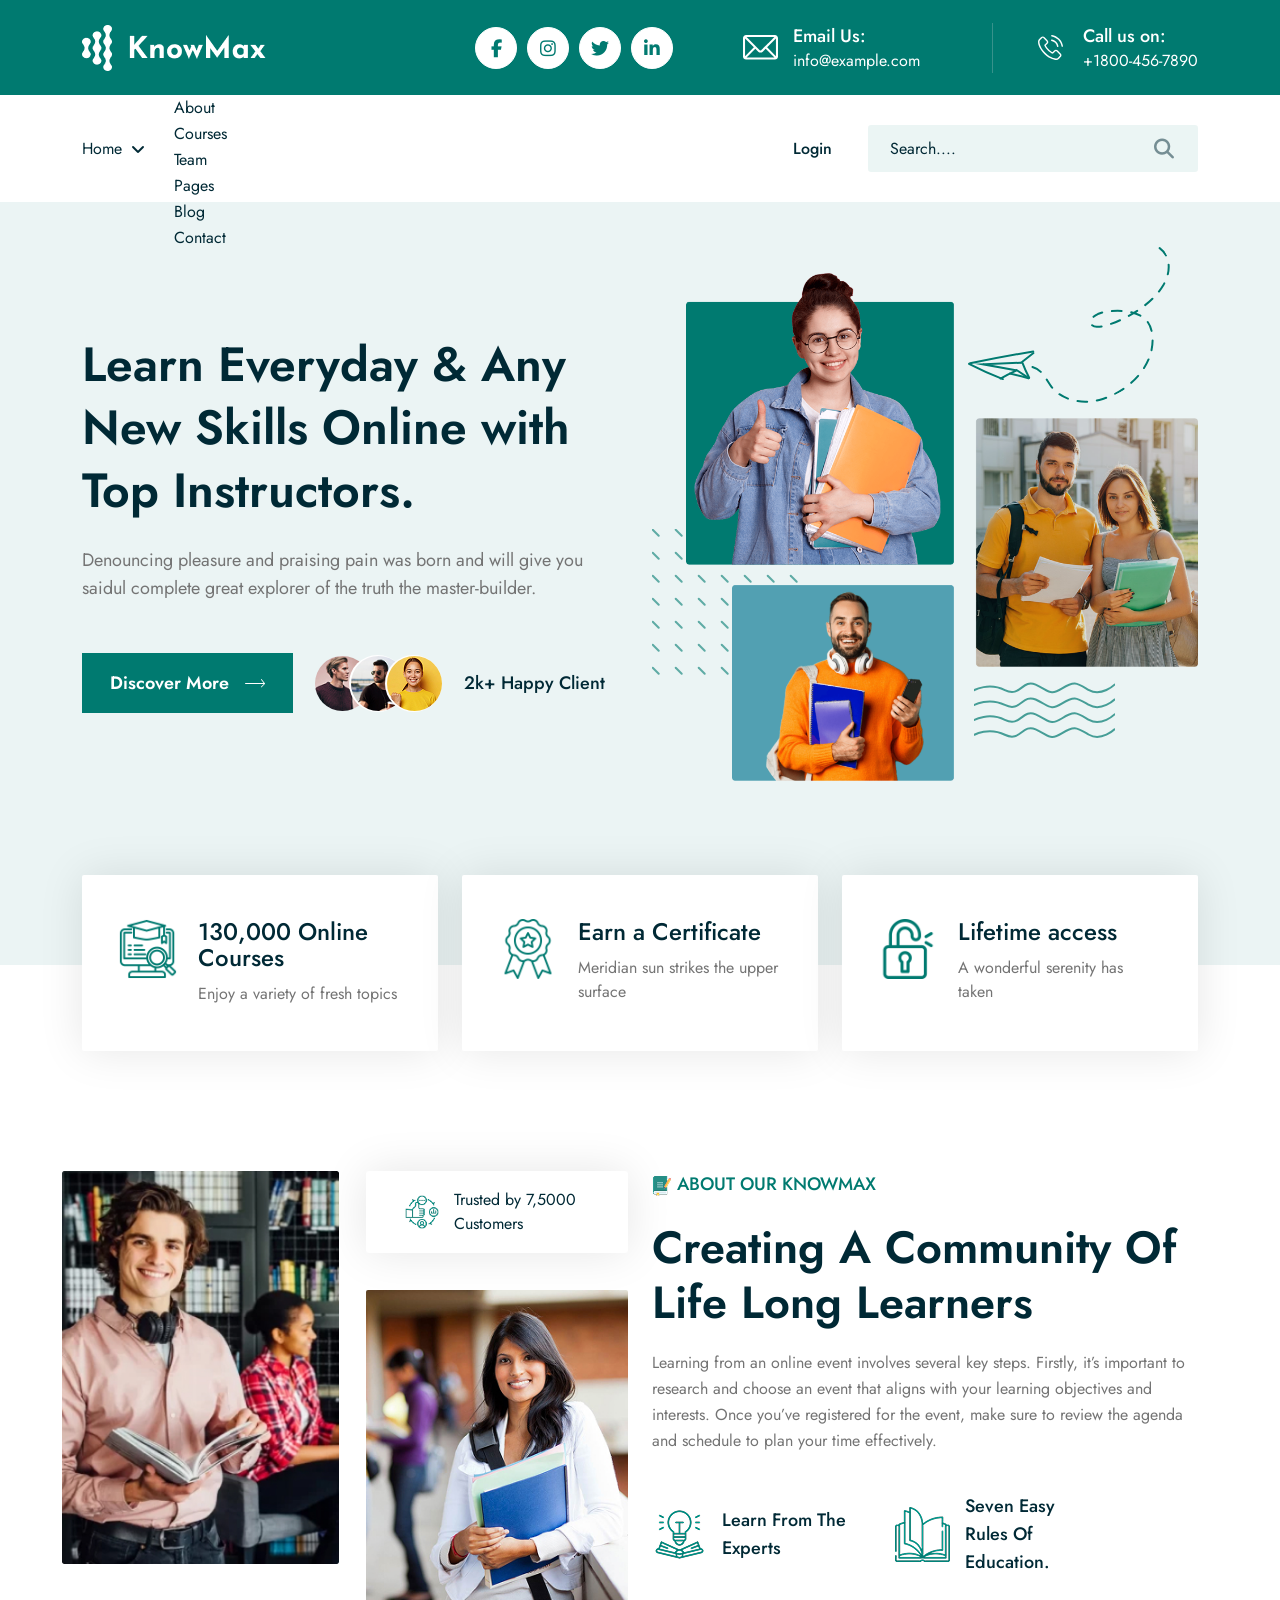
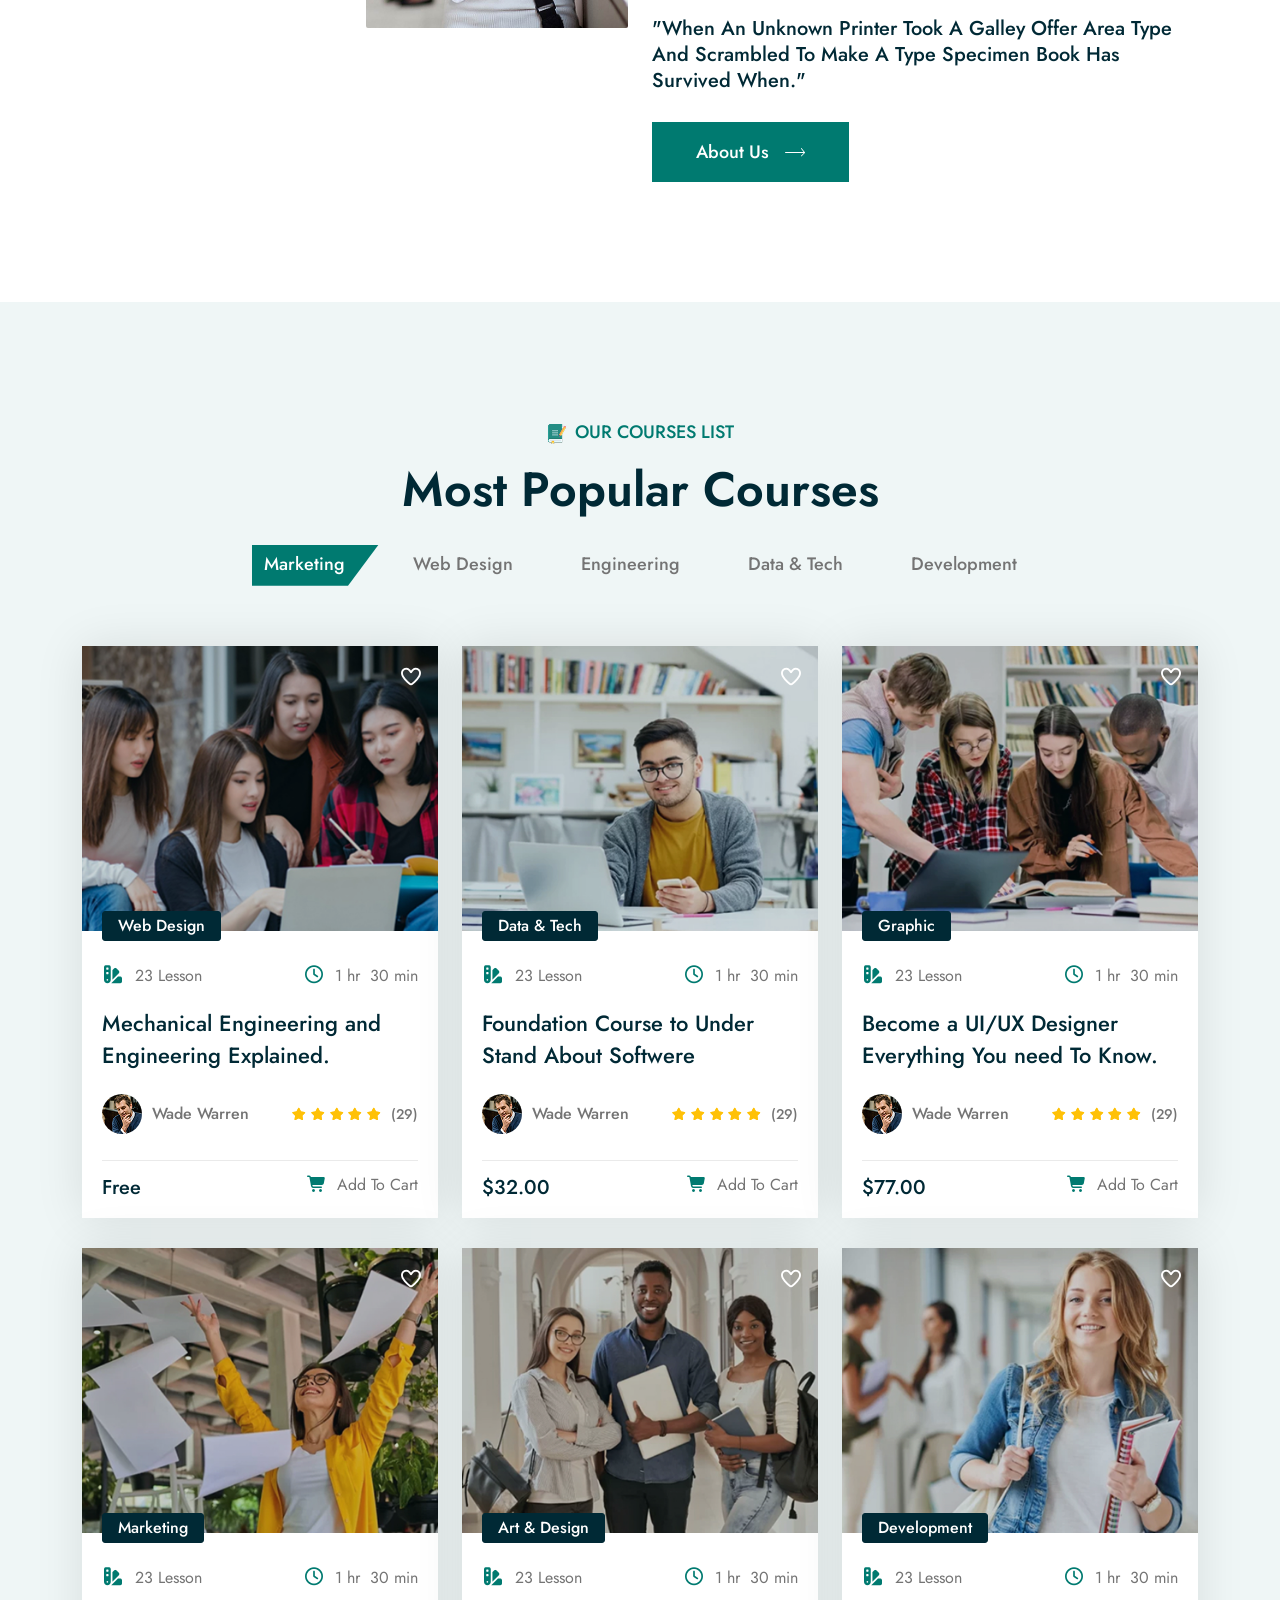
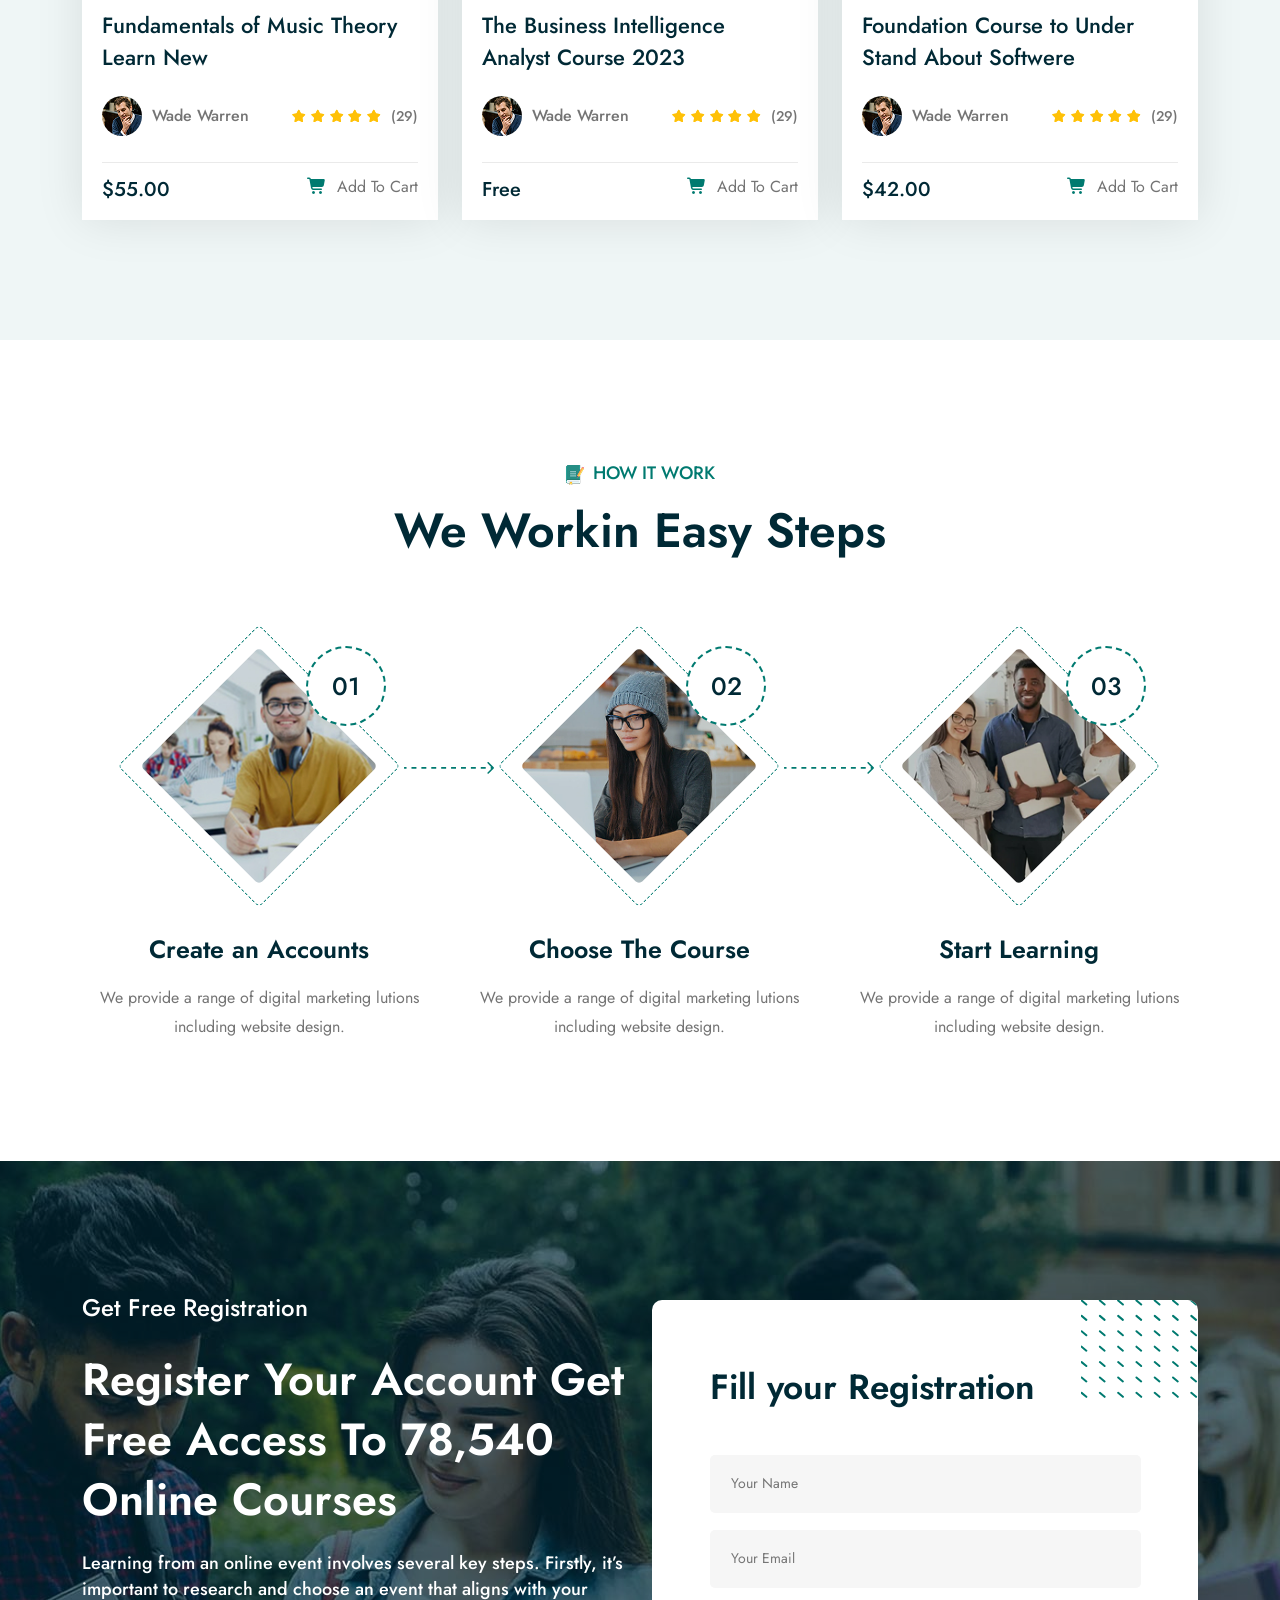
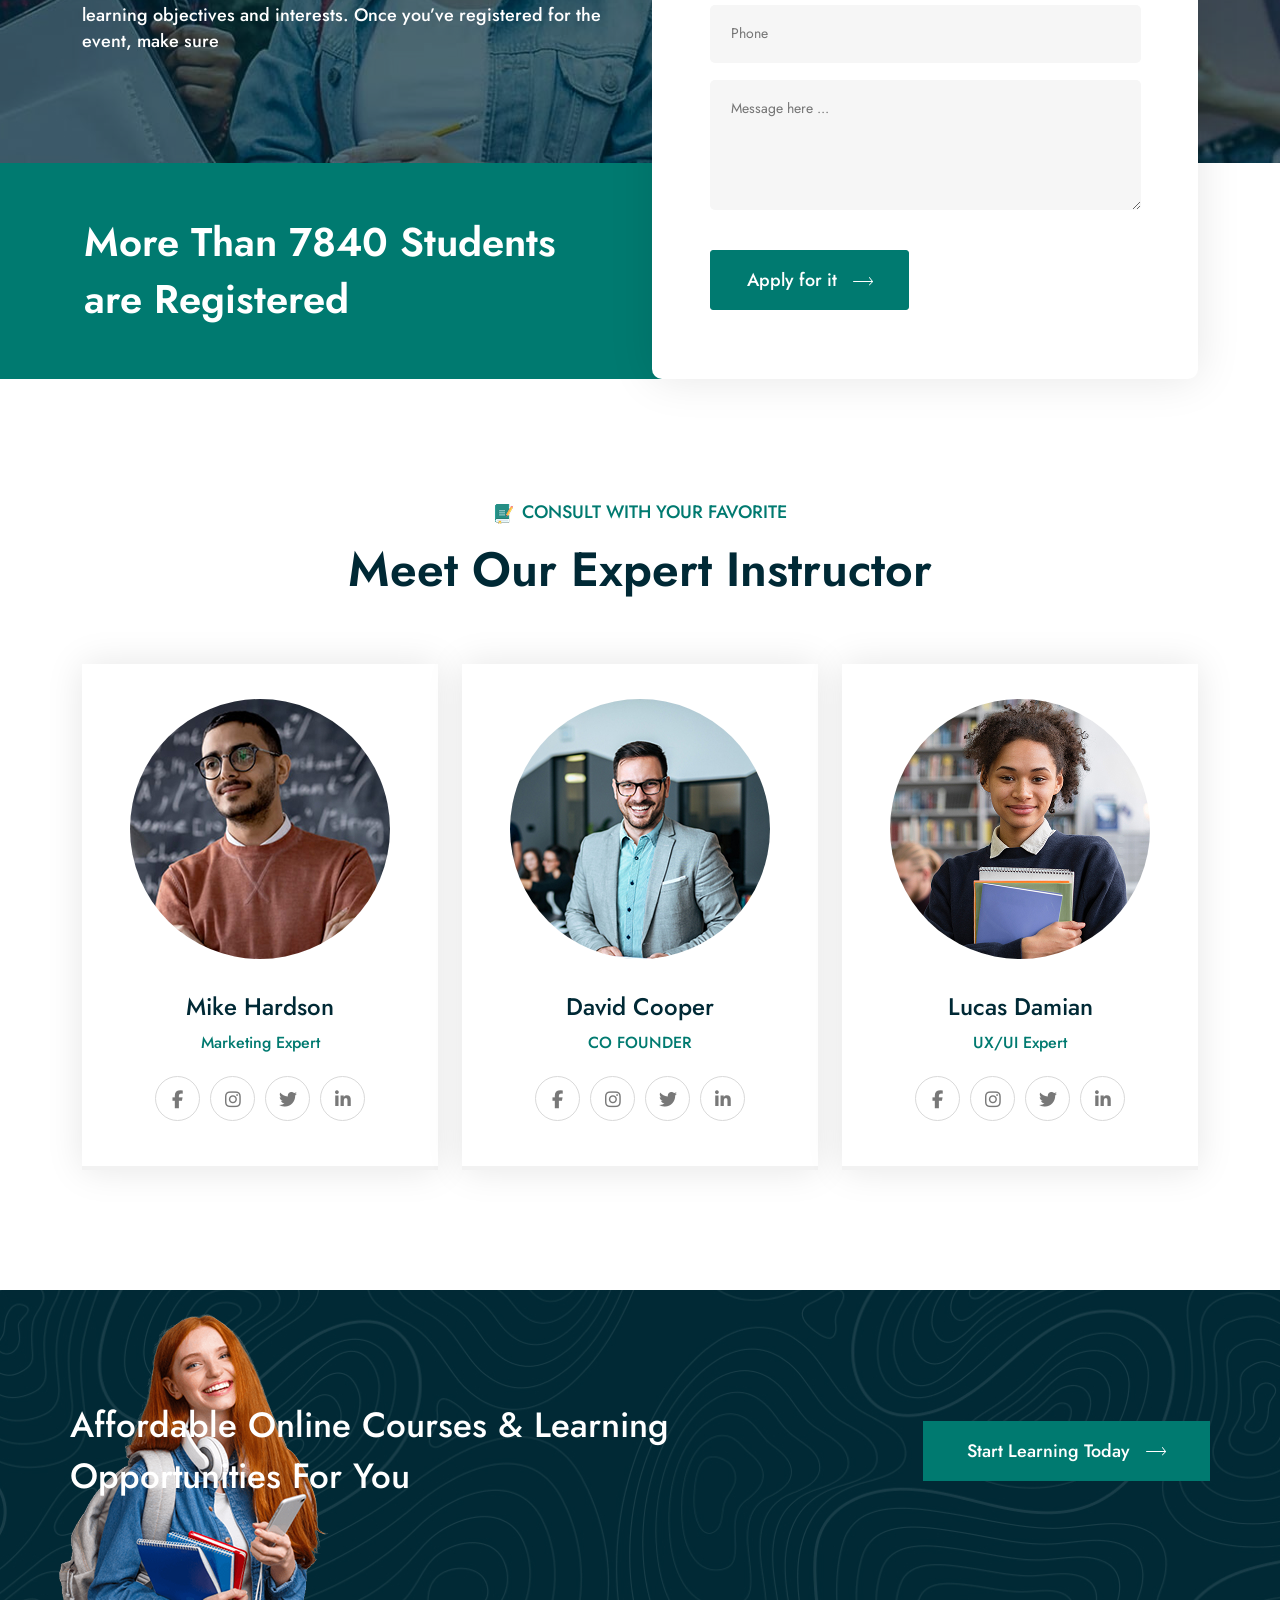
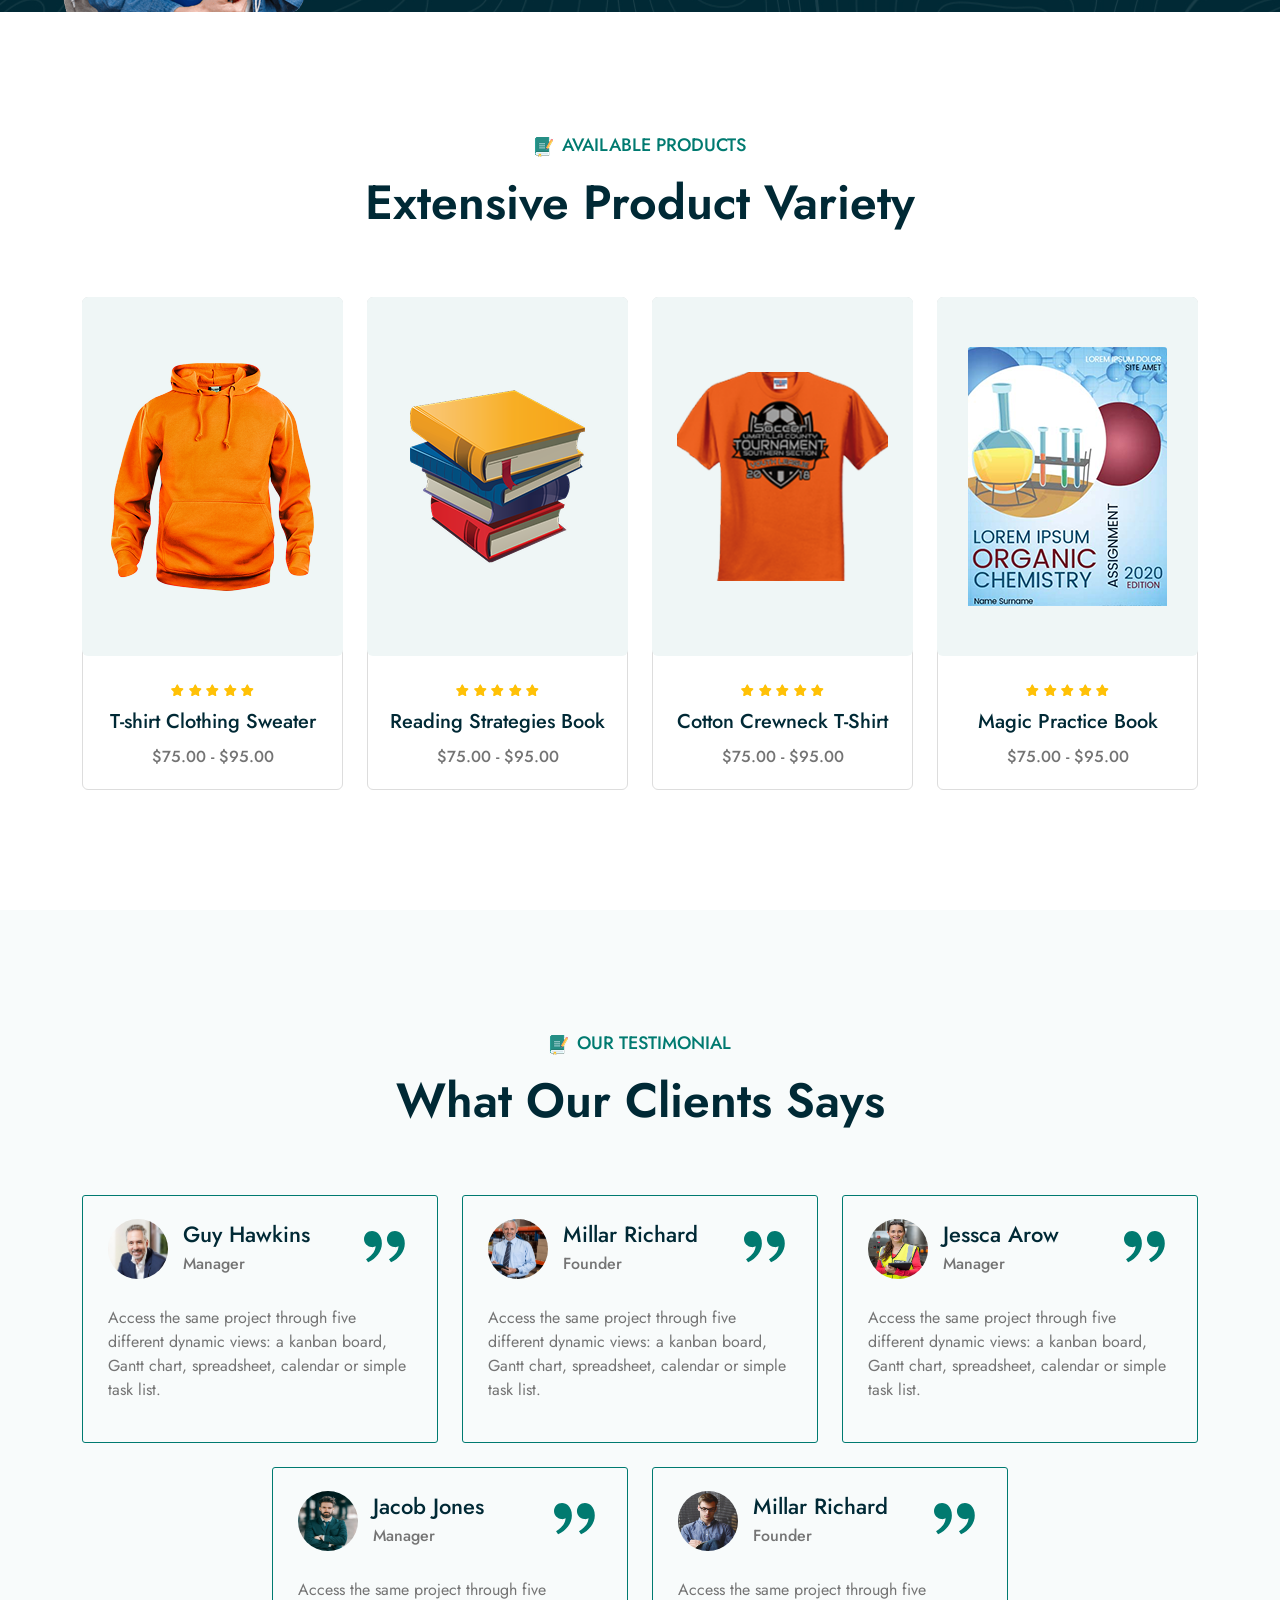
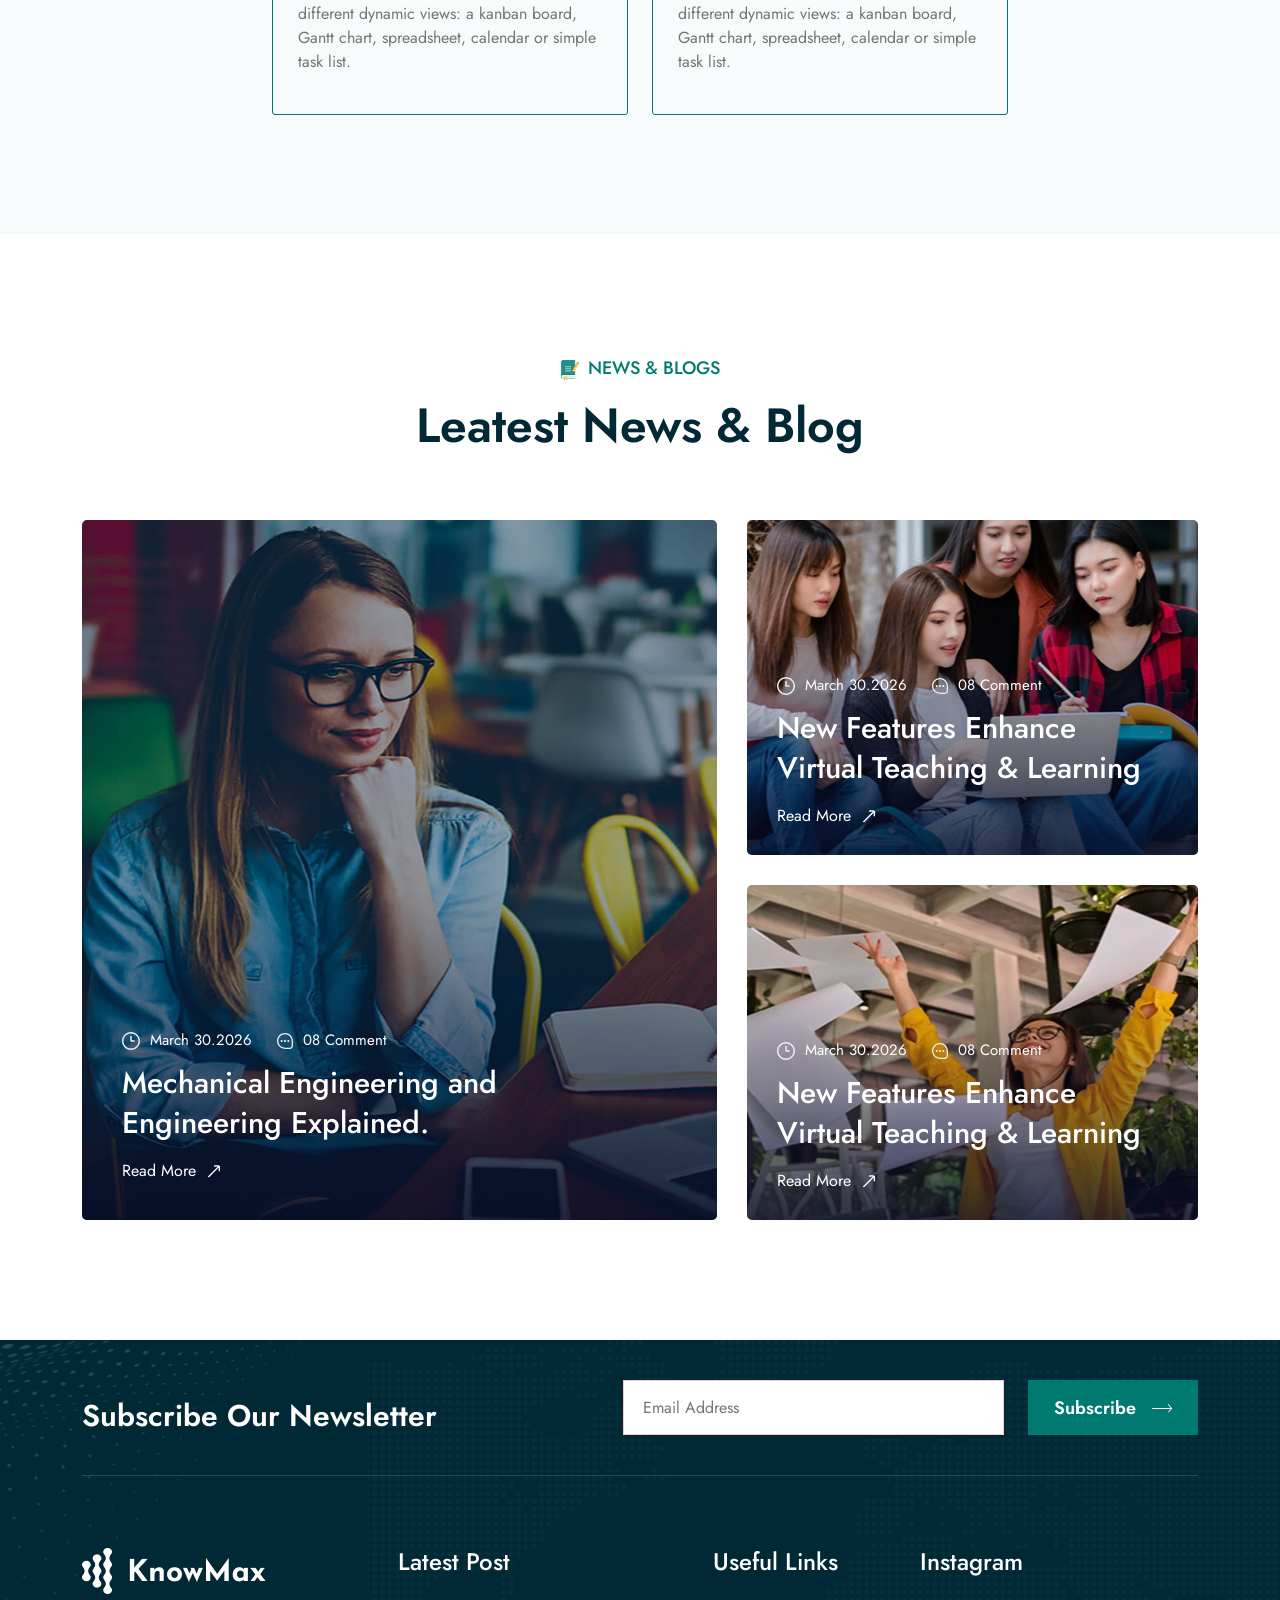
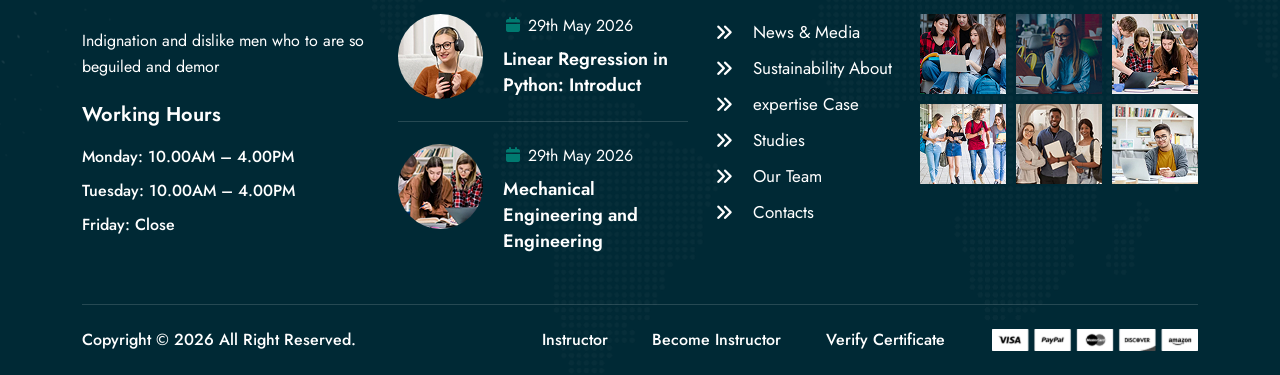
<file: home-v2.html>
<!DOCTYPE html>
<html class="no-js" lang="en">

<head>
  <!-- Meta Tags -->
  <meta charset="utf-8">
  <meta http-equiv="x-ua-compatible" content="ie=edge">
  <meta name="viewport" content="width=device-width, initial-scale=1">
  <meta name="description" content="KnowMax - LMS Online Education Course HTML Template">
  <meta name="author" content="Laralink">
  <!-- Favicon Icon -->
  <link rel="icon" href="assets/img/favicon.png">
  <!-- Site Title -->
  <title>KnowMax - LMS Online Education Course HTML Template</title>
  <link rel="stylesheet" href="assets/css/bootstrap.min.css">
  <link rel="stylesheet" href="assets/css/fontawesome.min.css">
  <link rel="stylesheet" href="assets/css/slick.min.css">
  <link rel="stylesheet" href="assets/css/animate.css">
  <link rel="stylesheet" href="assets/css/lightgallery.min.css">
  <link rel="stylesheet" href="assets/css/odometer.css">
  <link rel="stylesheet" href="assets/css/flag-icon.min.css">
  <link rel="stylesheet" href="assets/css/style.css">
</head>

<body class="cs_version_2">
  <!-- Start Preloader -->
  <!-- <div class="cs_preloader">
<div class="cs_preloader_in">
<span></span>
<span></span>
</div>
<div class="cs_preloader_text">Loading...</div>
</div> -->
  <!-- End Preloader -->

  <!-- Start Header Section -->
  <header class="cs_site_header cs_style_2 cs_sticky_header">
    <div class="cs_top_header">
      <div class="container">
        <div class="cs_top_header_in">
          <div class="cs_top_header_left cs_center">
            <a class="cs_site_branding" href="home-v2.html" aria-label="Home page link">
              <img src="assets/img/v2_logo.png" alt="Logo">
            </a>
          </div>
          <div class="cs_top_header_center">
            <div class="cs_social_btns">
              <a href="#" aria-label="Social link">
                <i class="fa-brands fa-facebook-f"></i>
              </a>
              <a href="#" aria-label="Social link">
                <i class="fa-brands fa-instagram"></i>
              </a>
              <a href="#" aria-label="Social link">
                <i class="fa-brands fa-twitter"></i>
              </a>
              <a href="#" aria-label="Social link">
                <i class="fa-brands fa-linkedin-in"></i>
              </a>
            </div>
          </div>
          <div class="cs_top_header_right">
            <div class="cs_header_contact_info cs_white_color">
              <div class="cs_iconbox">
                <div class="cs_iconbox_icon cs_center">
                  <img src="assets/img/v2_header_top_mail_icon.svg" alt="">
                </div>
                <div class="cs_iconbox_info">
                  <h4 class="cs_fs_18 cs_medium cs_white_color mb-0">Email Us:</h4>
                  <a href="mailto:info@example.com">info@example.com</a>
                </div>
              </div>
              <div class="cs_iconbox">
                <div class="cs_iconbox_icon cs_center">
                  <img src="assets/img/v2_header_top_phone_icon.svg" alt="">
                </div>
                <div class="cs_iconbox_info">
                  <h4 class="cs_fs_18 cs_medium cs_white_color mb-0">Call us on:</h4>
                  <a href="tel:+1800-456-7890">+1800-456-7890</a>
                </div>
              </div>
            </div>
          </div>
        </div>
      </div>
    </div>
    <div class="cs_main_header cs_fs_16">
      <div class="container">
        <div class="cs_main_header_in">
          <div class="cs_main_header_left">
            <a class="cs_site_branding" href="home-v2.html" aria-label="Home page link">
              <img src="assets/img/v2_logo_mobile.png" alt="Logo">
            </a>
            <div class="cs_nav">
              <div class="cs_nav_list_wrap">
                <ul class="cs_nav_list">
                  <li class="menu-item-has-children">
                    <a href="home-v2.html" aria-label="Menu link">Home</a>
                    <ul>
                      <li><a href="index.html" aria-label="Menu link">Default Home</a></li>
                      <li><a href="home-v2.html" aria-label="Menu link">Home V2</a></li>
                      <li><a href="home-v3.html" aria-label="Menu link">Home V3</a></li>
                    </ul>
                  </li>
                  <li">
                    <a href="about.html" aria-label="Menu link">About</a>
                  </li>
                  <li class="menu-item-has-children">
                    <a href="course.html" aria-label="Menu link">Courses</a>
                    <ul>
                      <li><a href="course.html" aria-label="Menu link">Courses</a></li>
                      <li><a href="course-details.html" aria-label="Menu link">Courses Details</a></li>
                    </ul>
                  </li>
                  <li>
                    <a href="#" aria-label="Menu link">Team</a>
                  </li>
                  <li class="menu-item-has-children">
                    <a href="#" aria-label="Menu link">Pages</a>
                    <ul>
                      <li><a href="about.html" aria-label="Menu link">About</a></li>
                    </ul>
                  </li>
                  <li class="menu-item-has-children">
                    <a href="blog.html" aria-label="Menu link">Blog</a>
                    <ul>
                      <li><a href="blog.html" aria-label="Menu link">Blog</a></li>
                      <li><a href="blog-details.html" aria-label="Menu link">Blog Details</a></li>
                    </ul>
                  </li>
                  <li><a href="contact.html" aria-label="Menu link">Contact</a></li>
                </ul>
              </div>
            </div>
          </div>
          <div class="cs_main_header_center"></div>
          <div class="cs_main_header_right">
            <button class="cs_user_access cs_medium">Login</button>
            <div class="cs_header_search_form_wrap">
              <form action="#" class="cs_header_search_form">
                <input type="text" placeholder="Search...." class="cs_header_search_field cs_heading_color cs_fs_16">
                <button class="cs_header_submit_btn">
                  <i class="fa-solid fa-magnifying-glass"></i>
                </button>
              </form>
            </div>
          </div>
        </div>
      </div>
    </div>
  </header>
  <!-- End Header Section -->

  <!-- Start of Hero Section -->
  <section class="cs_hero_style_2 cs_bg_color_2 position-relative">
    <div class="container">
      <div class="row align-items-center cs_gap_y_24">
        <div class="col-lg-6 order-lg-2">
          <div class="cs_hero_image position-relative">
            <img src="assets/img/hero_image.png" alt="">
            <img src="assets/img/dot_shape.svg" alt="" class="cs_dot_shape position-absolute">
            <img src="assets/img/arrow_shape.svg" alt="" class="cs_arrow_shape position-absolute">
            <img src="assets/img/wave_shape.svg" alt="" class="cs_wave_shape position-absolute">
          </div>
        </div>
        <div class="col-lg-6">
          <div class="cs_hero_text">
            <h2 class="cs_hero_title cs_fs_48 cs_mb_25">Learn Everyday & Any New Skills Online with Top Instructors.
            </h2>
            <p class="cs_hero_details cs_fs_18 cs_mb_50">Denouncing pleasure and praising pain was born and will give
              you saidul complete great explorer of the truth the master-builder.</p>
            <div class="cs_meta d-flex">
              <a href="#" class="cs_fs_18 cs_btn_style_1">
                <Span>Discover More</Span>
                <div class="cs_btn_right_arrow cs_center ">
                  <svg xmlns="http://www.w3.org/2000/svg" width="20" height="20" viewBox="0 0 20 20" fill="none">
                    <path
                      d="M19.5866 11H0.41235C0.184269 11 0 10.7715 0 10.4886C0 10.2058 0.184269 9.97723 0.41235 9.97723H18.5906L16.0881 6.87375C15.927 6.67399 15.927 6.34958 16.0881 6.14982C16.2492 5.95006 16.5108 5.95006 16.6718 6.14982L19.8792 10.1274C19.9977 10.2745 20.0325 10.4934 19.9681 10.6852C19.9036 10.8753 19.7529 11 19.5866 11Z"
                      fill="currentColor" />
                    <path
                      d="M16.3435 14.4236C16.2384 14.4236 16.1333 14.3838 16.0538 14.3031C15.8935 14.1428 15.8935 13.8825 16.0538 13.7223L19.2487 10.5274C19.4089 10.3672 19.6692 10.3672 19.8294 10.5274C19.9897 10.6877 19.9897 10.9479 19.8294 11.1082L16.6346 14.3031C16.5538 14.3838 16.4487 14.4236 16.3435 14.4236Z"
                      fill="currentColor" />
                  </svg>
                </div>
              </a>
              <div class="cs_client_wrapper cs_center">
                <div class="cs_clients d-flex">
                  <div class="cs_clients_avatar">
                    <img src="assets/img/client_1.jpg" alt="">
                  </div>
                  <div class="cs_clients_avatar">
                    <img src="assets/img/client_2.jpg" alt="">
                  </div>
                  <div class="cs_clients_avatar">
                    <img src="assets/img/client_3.jpg" alt="">
                  </div>
                </div>
                <div class="cs_client_info">
                  <p class="cs_fs_18 cs_heading_color cs_medium mb-0">2k+ Happy Client</p>
                </div>
              </div>
            </div>
          </div>
        </div>
      </div>
      <div class="cs_height_94 cs_height_lg_50"></div>
      <div class="cs_hero_feature">
        <div class="row cs_gap_y_24">
          <div class="col-md-4">
            <div class="cs_hero_iconbox cs_bg_white cs_radius_2">
              <div class="cs_hero_iconbox_icon">
                <img src="assets/img/online_learning_1.svg" alt="">
              </div>
              <div class="cs_hero_iconbox_info">
                <h3 class="cs_hero_iconbox_title cs_fs_24 cs_mb_11">130,000 Online Courses</h3>
                <p class="cs_hero_iconbox_subtitle cs_mb_1">Enjoy a variety of fresh topics</p>
              </div>
            </div>
          </div>
          <div class="col-md-4">
            <div class="cs_hero_iconbox cs_bg_white cs_radius_2">
              <div class="cs_hero_iconbox_icon">
                <img src="assets/img/online_learning_2.svg" alt="">
              </div>
              <div class="cs_hero_iconbox_info">
                <h3 class="cs_hero_iconbox_title cs_fs_24 cs_mb_11">Earn a Certificate</h3>
                <p class="cs_hero_iconbox_subtitle cs_mb_1">Meridian sun strikes the upper surface</p>
              </div>
            </div>
          </div>
          <div class="col-md-4">
            <div class="cs_hero_iconbox cs_bg_white cs_radius_2">
              <div class="cs_hero_iconbox_icon">
                <img src="assets/img/online_learning_3.svg" alt="">
              </div>
              <div class="cs_hero_iconbox_info">
                <h3 class="cs_hero_iconbox_title cs_fs_24 cs_mb_11">Lifetime access</h3>
                <p class="cs_hero_iconbox_subtitle cs_mb_1">A wonderful serenity has taken</p>
              </div>
            </div>
          </div>
        </div>
      </div>
    </div>
    <div class="cs_hero_bg_shape cs_bg_white cs_height_86 cs_height_lg_75 position-absolute w-100"></div>
  </section>
  <!-- End of Hero Section -->

  <!-- Start of About Section -->
  <section class="cs_about_style_1">
    <div class="cs_height_120 cs_height_lg_80"></div>
    <div class="container">
      <div class="row align-items-xxl-center cs_gap_y_30">
        <div class="col-xl-6">
          <div class="cs_about_image d-flex">
            <div class="cs_about_image_left">
              <img src="assets/img/v2_about_image_1.jpg" alt="">
            </div>
            <div class="cs_about_image_right">
              <div class="cs_about_customer cs_mb_37 cs_radius_3 cs_bg_white d-flex align-items-center">
                <span class="cs_customer_icon">
                  <img src="assets/img/v2_about_icon_1.png" alt="">
                </span>
                <span class="cs_customer_number cs_heading_color">Trusted by 7,5000 Customers</span>
              </div>
              <div class="cs_about_image_right_thumbnail">
                <img src="assets/img/v2_about_image_2.jpg" alt="">
              </div>
            </div>
          </div>
        </div>
        <div class="col-xl-6">
          <div class="cs_about_content">
            <p class="cs_minititle cs_fs_18 cs_medium cs_accent_color cs_mb_23"><span>
                <img src="assets/img/book.png" alt="">
              </span>About Our Knowmax</p>
            <h2 class="cs_title cs_fs_45 cs_mb_20">Creating A Community Of Life Long Learners</h2>
            <p class="cs_details cs_mb_39">
              Learning from an online event involves several key steps. Firstly, it’s important to research and choose
              an
              event that aligns with your learning objectives and interests. Once you’ve registered for the event, make
              sure to review the agenda and schedule to plan your time effectively.
            </p>
            <div class="cs_iconbox cs_mb_39 d-flex">
              <div class="cs_iconbox_1 d-flex align-items-center">
                <img src="assets/img/v2_about_icon_2.png" alt="" class="cs_iconbox_icon">
                <p class="cs_iconbox_text cs_heading_color cs_fs_18 cs_medium mb-0">Learn From The Experts</p>
              </div>
              <div class="cs_iconbox_2 d-flex align-items-center">
                <img src="assets/img/v2_about_icon_3.png" alt="" class="cs_iconbox_icon">
                <p class="cs_iconbox_text cs_heading_color cs_fs_18 cs_medium mb-0">Seven Easy Rules Of Education.</p>
              </div>
            </div>
            <p class="cs_tagline cs_heading_color cs_fs_20 cs_medium cs_mb_28">
              "When An Unknown Printer Took A Galley Offer Area Type And Scrambled To Make A Type Specimen Book Has
              Survived When."
            </p>
            <a href="#" class="cs_fs_18 cs_btn_style_1">
              <Span>About Us</Span>
              <div class="cs_btn_right_arrow cs_center ">
                <svg xmlns="http://www.w3.org/2000/svg" width="20" height="20" viewBox="0 0 20 20" fill="none">
                  <path
                    d="M19.5866 11H0.41235C0.184269 11 0 10.7715 0 10.4886C0 10.2058 0.184269 9.97723 0.41235 9.97723H18.5906L16.0881 6.87375C15.927 6.67399 15.927 6.34958 16.0881 6.14982C16.2492 5.95006 16.5108 5.95006 16.6718 6.14982L19.8792 10.1274C19.9977 10.2745 20.0325 10.4934 19.9681 10.6852C19.9036 10.8753 19.7529 11 19.5866 11Z"
                    fill="currentColor" />
                  <path
                    d="M16.3435 14.4236C16.2384 14.4236 16.1333 14.3838 16.0538 14.3031C15.8935 14.1428 15.8935 13.8825 16.0538 13.7223L19.2487 10.5274C19.4089 10.3672 19.6692 10.3672 19.8294 10.5274C19.9897 10.6877 19.9897 10.9479 19.8294 11.1082L16.6346 14.3031C16.5538 14.3838 16.4487 14.4236 16.3435 14.4236Z"
                    fill="currentColor" />
                </svg>
              </div>
            </a>
          </div>
        </div>
      </div>
    </div>
    <div class="cs_height_120 cs_height_lg_80"></div>
  </section>
  <!-- End of About Section -->

  <!-- Start of Course Section -->
  <section class="cs_course_section_2 cs_bg_color_2_op80 cs_tabs">
    <div class="cs_height_117 cs_height_lg_80"></div>
    <div class="container">
      <div class="cs_heading_style_2 cs_center_column text-center">
        <p class="cs_minititle cs_fs_18 cs_medium cs_accent_color cs_mb_10 "><span>
            <img src="assets/img/book.png" alt="">
          </span>Our Courses List</p>
        <h2 class="cs_title cs_fs_48 cs_mb_21">Most Popular Courses</h2>
        <ul class="cs_course_category_wrapper_2 cs_mp_0 cs_fs_18 cs_medium cs_tab_links d-flex">
          <li class="cs_course_category active">
            <a href="#marketing" aria-label="Tab link" class=" ">Marketing</a>
          </li>
          <li class="cs_course_category">
            <a href="#webdesign" aria-label="Tab link" class=" ">Web Design</a>
          </li>
          <li class="cs_course_category">
            <a href="#engineering" aria-label="Tab link" class=" ">Engineering</a>
          </li>
          <li class="cs_course_category">
            <a href="#datatech" aria-label="Tab link" class=" ">Data & Tech</a>
          </li>
          <li class="cs_course_category">
            <a href="#development" aria-label="Tab link" class=" ">Development</a>
          </li>
        </ul>
      </div>
      <div class="cs_height_60 cs_height_lg_45"></div>
      <div class="cs_tab_body">
        <div class="cs_tab active" id="marketing">
          <div class="row cs_gap_y_30">
            <div class="col-lg-4 col-md-12">
              <div class="cs_course_style_2">
                <div class="cs_course_thumbnail position-relative">
                  <div class="cs_thumb_overlay position-absolute"></div>
                  <img src="assets/img/v2_course_thumb_1.jpg" alt="Card image">
                  <div class="cs_thumb_shopping position-absolute">
                    <button class="cs_thumb_wishlist"><i class="fa-regular fa-heart"></i></button>
                  </div>
                  <div class="cs_thumb_dept cs_btn_style_1 cs_radius_3 position-absolute"><a href="#">Web Design</a>
                  </div>
                </div>
                <div class="cs_course_info ">
                  <div class="cs_course_meta cs_mb_20 d-flex justify-content-between">
                    <div class="cs_meta_lesson cs_center">
                      <span><i class="fa-solid fa-swatchbook"></i></span>
                      <span>23 Lesson</span>
                    </div>
                    <div class="cs_meta_time cs_center">
                      <span><i class="fa-regular fa-clock"></i></span>
                      <span class="cs_meta_time_hour">1 hr</span>
                      <span class="cs_meta_time_minutes">30 min</span>
                    </div>
                  </div>
                  <div class="cs_course_title cs_heading_color cs_fs_22 cs_medium cs_mb_23">
                    <a href="#">Mechanical Engineering and Engineering Explained.</a>
                  </div>
                  <div class="cs_course_author d-flex justify-content-between">
                    <div class="cs_author_info cs_center">
                      <div class="cs_author_avatar">
                        <img src="assets/img/v2_course_avatar_1.jpg" alt="">
                      </div>
                      <h3 class="cs_author_title cs_fs_16 cs_medium cs_body_color mb-0">Wade Warren</h3>
                    </div>
                    <div class="cs_author_rating cs_center">
                      <div class="cs_rating_wrapper">
                        <div class="cs_rating z-1" data-rating="5">
                          <div class="cs_rating_percentage" style="width: 100%;"></div>
                        </div>
                      </div>
                      <div class="cs_rated_number cs_fs_14 cs_medium cs_center">(29)</div>
                    </div>
                  </div>
                  <hr class="cs_body_color_op15">
                  <div class="cs_cource_price d-flex justify-content-between">
                    <p class="cs_price cs_medium mb-0">
                      <span class="cs_price_option">
                        <span class="cs_regular_price cs_fs_20 cs_heading_color">Free</span>
                      </span>
                    </p>
                    <button class="cs_price_cart d-flex">
                      <span>
                        <i class="fa-solid fa-cart-shopping"></i>
                      </span>
                      <span>Add To Cart</span>
                    </button>
                  </div>
                </div>
              </div>
            </div>
            <div class="col-lg-4 col-md-12">
              <div class="cs_course_style_2">
                <div class="cs_course_thumbnail position-relative">
                  <div class="cs_thumb_overlay position-absolute"></div>
                  <img src="assets/img/v2_course_thumb_2.jpg" alt="Card image">
                  <div class="cs_thumb_shopping position-absolute">
                    <button class="cs_thumb_wishlist"><i class="fa-regular fa-heart"></i></button>
                  </div>
                  <div class="cs_thumb_dept cs_btn_style_1 cs_radius_3 position-absolute"><a href="#">Data & Tech</a>
                  </div>
                </div>
                <div class="cs_course_info ">
                  <div class="cs_course_meta cs_mb_20 d-flex justify-content-between">
                    <div class="cs_meta_lesson cs_center">
                      <span><i class="fa-solid fa-swatchbook"></i></span>
                      <span>23 Lesson</span>
                    </div>
                    <div class="cs_meta_time cs_center">
                      <span><i class="fa-regular fa-clock"></i></span>
                      <span class="cs_meta_time_hour">1 hr</span>
                      <span class="cs_meta_time_minutes">30 min</span>
                    </div>
                  </div>
                  <div class="cs_course_title cs_heading_color cs_fs_22 cs_medium cs_mb_23">
                    <a href="#">Foundation Course to Under Stand About Softwere</a>
                  </div>
                  <div class="cs_course_author d-flex justify-content-between">
                    <div class="cs_author_info cs_center">
                      <div class="cs_author_avatar">
                        <img src="assets/img/v2_course_avatar_1.jpg" alt="">
                      </div>
                      <h3 class="cs_author_title cs_fs_16 cs_medium cs_body_color mb-0">Wade Warren</h3>
                    </div>
                    <div class="cs_author_rating cs_center">
                      <div class="cs_rating_wrapper">
                        <div class="cs_rating z-1" data-rating="5">
                          <div class="cs_rating_percentage" style="width: 100%;"></div>
                        </div>
                      </div>
                      <div class="cs_rated_number cs_fs_14 cs_medium cs_center">(29)</div>
                    </div>
                  </div>
                  <hr class="cs_body_color_op15">
                  <div class="cs_cource_price d-flex justify-content-between">
                    <p class="cs_price cs_medium mb-0">
                      <span class="cs_price_option">
                        <span class="cs_regular_price cs_fs_20 cs_heading_color">$32.00</span>
                      </span>
                    </p>
                    <button class="cs_price_cart d-flex">
                      <span>
                        <i class="fa-solid fa-cart-shopping"></i>
                      </span>
                      <span>Add To Cart</span>
                    </button>
                  </div>
                </div>
              </div>
            </div>
            <div class="col-lg-4 col-md-12">
              <div class="cs_course_style_2">
                <div class="cs_course_thumbnail position-relative">
                  <div class="cs_thumb_overlay position-absolute"></div>
                  <img src="assets/img/v2_course_thumb_3.jpg" alt="Card image">
                  <div class="cs_thumb_shopping position-absolute">
                    <button class="cs_thumb_wishlist"><i class="fa-regular fa-heart"></i></button>
                  </div>
                  <div class="cs_thumb_dept cs_btn_style_1 cs_radius_3 position-absolute"><a href="#">Graphic</a>
                  </div>
                </div>
                <div class="cs_course_info ">
                  <div class="cs_course_meta cs_mb_20 d-flex justify-content-between">
                    <div class="cs_meta_lesson cs_center">
                      <span><i class="fa-solid fa-swatchbook"></i></span>
                      <span>23 Lesson</span>
                    </div>
                    <div class="cs_meta_time cs_center">
                      <span><i class="fa-regular fa-clock"></i></span>
                      <span class="cs_meta_time_hour">1 hr</span>
                      <span class="cs_meta_time_minutes">30 min</span>
                    </div>
                  </div>
                  <div class="cs_course_title cs_heading_color cs_fs_22 cs_medium cs_mb_23">
                    <a href="#">Become a UI/UX Designer Everything You need To Know.</a>
                  </div>
                  <div class="cs_course_author d-flex justify-content-between">
                    <div class="cs_author_info cs_center">
                      <div class="cs_author_avatar">
                        <img src="assets/img/v2_course_avatar_1.jpg" alt="">
                      </div>
                      <h3 class="cs_author_title cs_fs_16 cs_medium cs_body_color mb-0">Wade Warren</h3>
                    </div>
                    <div class="cs_author_rating cs_center">
                      <div class="cs_rating_wrapper">
                        <div class="cs_rating z-1" data-rating="5">
                          <div class="cs_rating_percentage" style="width: 100%;"></div>
                        </div>
                      </div>
                      <div class="cs_rated_number cs_fs_14 cs_medium cs_center">(29)</div>
                    </div>
                  </div>
                  <hr class="cs_body_color_op15">
                  <div class="cs_cource_price d-flex justify-content-between">
                    <p class="cs_price cs_medium mb-0">
                      <span class="cs_price_option">
                        <span class="cs_regular_price cs_fs_20 cs_heading_color">$77.00</span>
                      </span>
                    </p>
                    <button class="cs_price_cart d-flex">
                      <span>
                        <i class="fa-solid fa-cart-shopping"></i>
                      </span>
                      <span>Add To Cart</span>
                    </button>
                  </div>
                </div>
              </div>
            </div>
            <div class="col-lg-4 col-md-12">
              <div class="cs_course_style_2">
                <div class="cs_course_thumbnail position-relative">
                  <div class="cs_thumb_overlay position-absolute"></div>
                  <img src="assets/img/v2_course_thumb_4.jpg" alt="Card image">
                  <div class="cs_thumb_shopping position-absolute">
                    <button class="cs_thumb_wishlist"><i class="fa-regular fa-heart"></i></button>
                  </div>
                  <div class="cs_thumb_dept cs_btn_style_1 cs_radius_3 position-absolute"><a href="#">Marketing</a>
                  </div>
                </div>
                <div class="cs_course_info ">
                  <div class="cs_course_meta cs_mb_20 d-flex justify-content-between">
                    <div class="cs_meta_lesson cs_center">
                      <span><i class="fa-solid fa-swatchbook"></i></span>
                      <span>23 Lesson</span>
                    </div>
                    <div class="cs_meta_time cs_center">
                      <span><i class="fa-regular fa-clock"></i></span>
                      <span class="cs_meta_time_hour">1 hr</span>
                      <span class="cs_meta_time_minutes">30 min</span>
                    </div>
                  </div>
                  <div class="cs_course_title cs_heading_color cs_fs_22 cs_medium cs_mb_23">
                    <a href="#">Fundamentals of Music Theory Learn New</a>
                  </div>
                  <div class="cs_course_author d-flex justify-content-between">
                    <div class="cs_author_info cs_center">
                      <div class="cs_author_avatar">
                        <img src="assets/img/v2_course_avatar_1.jpg" alt="">
                      </div>
                      <h3 class="cs_author_title cs_fs_16 cs_medium cs_body_color mb-0">Wade Warren</h3>
                    </div>
                    <div class="cs_author_rating cs_center">
                      <div class="cs_rating_wrapper">
                        <div class="cs_rating z-1" data-rating="5">
                          <div class="cs_rating_percentage" style="width: 100%;"></div>
                        </div>
                      </div>
                      <div class="cs_rated_number cs_fs_14 cs_medium cs_center">(29)</div>
                    </div>
                  </div>
                  <hr class="cs_body_color_op15">
                  <div class="cs_cource_price d-flex justify-content-between">
                    <p class="cs_price cs_medium mb-0">
                      <span class="cs_price_option">
                        <span class="cs_regular_price cs_fs_20 cs_heading_color">$55.00</span>
                      </span>
                    </p>
                    <button class="cs_price_cart d-flex">
                      <span>
                        <i class="fa-solid fa-cart-shopping"></i>
                      </span>
                      <span>Add To Cart</span>
                    </button>
                  </div>
                </div>
              </div>
            </div>
            <div class="col-lg-4 col-md-12">
              <div class="cs_course_style_2">
                <div class="cs_course_thumbnail position-relative">
                  <div class="cs_thumb_overlay position-absolute"></div>
                  <img src="assets/img/v2_course_thumb_5.jpg" alt="Card image">
                  <div class="cs_thumb_shopping position-absolute">
                    <button class="cs_thumb_wishlist"><i class="fa-regular fa-heart"></i></button>
                  </div>
                  <div class="cs_thumb_dept cs_btn_style_1 cs_radius_3 position-absolute"><a href="#">Art & Design</a>
                  </div>
                </div>
                <div class="cs_course_info ">
                  <div class="cs_course_meta cs_mb_20 d-flex justify-content-between">
                    <div class="cs_meta_lesson cs_center">
                      <span><i class="fa-solid fa-swatchbook"></i></span>
                      <span>23 Lesson</span>
                    </div>
                    <div class="cs_meta_time cs_center">
                      <span><i class="fa-regular fa-clock"></i></span>
                      <span class="cs_meta_time_hour">1 hr</span>
                      <span class="cs_meta_time_minutes">30 min</span>
                    </div>
                  </div>
                  <div class="cs_course_title cs_heading_color cs_fs_22 cs_medium cs_mb_23">
                    <a href="#">The Business Intelligence Analyst Course 2023</a>
                  </div>
                  <div class="cs_course_author d-flex justify-content-between">
                    <div class="cs_author_info cs_center">
                      <div class="cs_author_avatar">
                        <img src="assets/img/v2_course_avatar_1.jpg" alt="">
                      </div>
                      <h3 class="cs_author_title cs_fs_16 cs_medium cs_body_color mb-0">Wade Warren</h3>
                    </div>
                    <div class="cs_author_rating cs_center">
                      <div class="cs_rating_wrapper">
                        <div class="cs_rating z-1" data-rating="5">
                          <div class="cs_rating_percentage" style="width: 100%;"></div>
                        </div>
                      </div>
                      <div class="cs_rated_number cs_fs_14 cs_medium cs_center">(29)</div>
                    </div>
                  </div>
                  <hr class="cs_body_color_op15">
                  <div class="cs_cource_price d-flex justify-content-between">
                    <p class="cs_price cs_medium mb-0">
                      <span class="cs_price_option">
                        <span class="cs_regular_price cs_fs_20 cs_heading_color">Free</span>
                      </span>
                    </p>
                    <button class="cs_price_cart d-flex">
                      <span>
                        <i class="fa-solid fa-cart-shopping"></i>
                      </span>
                      <span>Add To Cart</span>
                    </button>
                  </div>
                </div>
              </div>
            </div>
            <div class="col-lg-4 col-md-12">
              <div class="cs_course_style_2">
                <div class="cs_course_thumbnail position-relative">
                  <div class="cs_thumb_overlay position-absolute"></div>
                  <img src="assets/img/v2_course_thumb_6.jpg" alt="Card image">
                  <div class="cs_thumb_shopping position-absolute">
                    <button class="cs_thumb_wishlist"><i class="fa-regular fa-heart"></i></button>
                  </div>
                  <div class="cs_thumb_dept cs_btn_style_1 cs_radius_3 position-absolute"><a href="#">Development</a>
                  </div>
                </div>
                <div class="cs_course_info ">
                  <div class="cs_course_meta cs_mb_20 d-flex justify-content-between">
                    <div class="cs_meta_lesson cs_center">
                      <span><i class="fa-solid fa-swatchbook"></i></span>
                      <span>23 Lesson</span>
                    </div>
                    <div class="cs_meta_time cs_center">
                      <span><i class="fa-regular fa-clock"></i></span>
                      <span class="cs_meta_time_hour">1 hr</span>
                      <span class="cs_meta_time_minutes">30 min</span>
                    </div>
                  </div>
                  <div class="cs_course_title cs_heading_color cs_fs_22 cs_medium cs_mb_23">
                    <a href="#">Foundation Course to Under Stand About Softwere</a>
                  </div>
                  <div class="cs_course_author d-flex justify-content-between">
                    <div class="cs_author_info cs_center">
                      <div class="cs_author_avatar">
                        <img src="assets/img/v2_course_avatar_1.jpg" alt="">
                      </div>
                      <h3 class="cs_author_title cs_fs_16 cs_medium cs_body_color mb-0">Wade Warren</h3>
                    </div>
                    <div class="cs_author_rating cs_center">
                      <div class="cs_rating_wrapper">
                        <div class="cs_rating z-1" data-rating="5">
                          <div class="cs_rating_percentage" style="width: 100%;"></div>
                        </div>
                      </div>
                      <div class="cs_rated_number cs_fs_14 cs_medium cs_center">(29)</div>
                    </div>
                  </div>
                  <hr class="cs_body_color_op15">
                  <div class="cs_cource_price d-flex justify-content-between">
                    <p class="cs_price cs_medium mb-0">
                      <span class="cs_price_option">
                        <span class="cs_regular_price cs_fs_20 cs_heading_color">$42.00</span>
                      </span>
                    </p>
                    <button class="cs_price_cart d-flex">
                      <span>
                        <i class="fa-solid fa-cart-shopping"></i>
                      </span>
                      <span>Add To Cart</span>
                    </button>
                  </div>
                </div>
              </div>
            </div>
          </div>
        </div>
        <div class="cs_tab" id="webdesign">
          <div class="row cs_gap_y_30">
            <div class="col-lg-4 col-md-12">
              <div class="cs_course_style_2">
                <div class="cs_course_thumbnail position-relative">
                  <div class="cs_thumb_overlay position-absolute"></div>
                  <img src="assets/img/v2_course_thumb_1.jpg" alt="Card image">
                  <div class="cs_thumb_shopping position-absolute">
                    <button class="cs_thumb_wishlist"><i class="fa-regular fa-heart"></i></button>
                  </div>
                  <div class="cs_thumb_dept cs_btn_style_1 cs_radius_3 position-absolute"><a href="#">Web Design</a>
                  </div>
                </div>
                <div class="cs_course_info ">
                  <div class="cs_course_meta cs_mb_20 d-flex justify-content-between">
                    <div class="cs_meta_lesson cs_center">
                      <span><i class="fa-solid fa-swatchbook"></i></span>
                      <span>23 Lesson</span>
                    </div>
                    <div class="cs_meta_time cs_center">
                      <span><i class="fa-regular fa-clock"></i></span>
                      <span class="cs_meta_time_hour">1 hr</span>
                      <span class="cs_meta_time_minutes">30 min</span>
                    </div>
                  </div>
                  <div class="cs_course_title cs_heading_color cs_fs_22 cs_medium cs_mb_23">
                    <a href="#">Mechanical Engineering and Engineering Explained.</a>
                  </div>
                  <div class="cs_course_author d-flex justify-content-between">
                    <div class="cs_author_info cs_center">
                      <div class="cs_author_avatar">
                        <img src="assets/img/v2_course_avatar_1.jpg" alt="">
                      </div>
                      <h3 class="cs_author_title cs_fs_16 cs_medium cs_body_color mb-0">Wade Warren</h3>
                    </div>
                    <div class="cs_author_rating cs_center">
                      <div class="cs_rating_wrapper">
                        <div class="cs_rating z-1" data-rating="5">
                          <div class="cs_rating_percentage" style="width: 100%;"></div>
                        </div>
                      </div>
                      <div class="cs_rated_number cs_fs_14 cs_medium cs_center">(29)</div>
                    </div>
                  </div>
                  <hr class="cs_body_color_op15">
                  <div class="cs_cource_price d-flex justify-content-between">
                    <p class="cs_price cs_medium mb-0">
                      <span class="cs_price_option">
                        <span class="cs_regular_price cs_fs_20 cs_heading_color">Free</span>
                      </span>
                    </p>
                    <button class="cs_price_cart d-flex">
                      <span>
                        <i class="fa-solid fa-cart-shopping"></i>
                      </span>
                      <span>Add To Cart</span>
                    </button>
                  </div>
                </div>
              </div>
            </div>
            <div class="col-lg-4 col-md-12">
              <div class="cs_course_style_2">
                <div class="cs_course_thumbnail position-relative">
                  <div class="cs_thumb_overlay position-absolute"></div>
                  <img src="assets/img/v2_course_thumb_3.jpg" alt="Card image">
                  <div class="cs_thumb_shopping position-absolute">
                    <button class="cs_thumb_wishlist"><i class="fa-regular fa-heart"></i></button>
                  </div>
                  <div class="cs_thumb_dept cs_btn_style_1 cs_radius_3 position-absolute"><a href="#">Graphic</a>
                  </div>
                </div>
                <div class="cs_course_info ">
                  <div class="cs_course_meta cs_mb_20 d-flex justify-content-between">
                    <div class="cs_meta_lesson cs_center">
                      <span><i class="fa-solid fa-swatchbook"></i></span>
                      <span>23 Lesson</span>
                    </div>
                    <div class="cs_meta_time cs_center">
                      <span><i class="fa-regular fa-clock"></i></span>
                      <span class="cs_meta_time_hour">1 hr</span>
                      <span class="cs_meta_time_minutes">30 min</span>
                    </div>
                  </div>
                  <div class="cs_course_title cs_heading_color cs_fs_22 cs_medium cs_mb_23">
                    <a href="#">Become a UI/UX Designer Everything You need To Know.</a>
                  </div>
                  <div class="cs_course_author d-flex justify-content-between">
                    <div class="cs_author_info cs_center">
                      <div class="cs_author_avatar">
                        <img src="assets/img/v2_course_avatar_1.jpg" alt="">
                      </div>
                      <h3 class="cs_author_title cs_fs_16 cs_medium cs_body_color mb-0">Wade Warren</h3>
                    </div>
                    <div class="cs_author_rating cs_center">
                      <div class="cs_rating_wrapper">
                        <div class="cs_rating z-1" data-rating="5">
                          <div class="cs_rating_percentage" style="width: 100%;"></div>
                        </div>
                      </div>
                      <div class="cs_rated_number cs_fs_14 cs_medium cs_center">(29)</div>
                    </div>
                  </div>
                  <hr class="cs_body_color_op15">
                  <div class="cs_cource_price d-flex justify-content-between">
                    <p class="cs_price cs_medium mb-0">
                      <span class="cs_price_option">
                        <span class="cs_regular_price cs_fs_20 cs_heading_color">$77.00</span>
                      </span>
                    </p>
                    <button class="cs_price_cart d-flex">
                      <span>
                        <i class="fa-solid fa-cart-shopping"></i>
                      </span>
                      <span>Add To Cart</span>
                    </button>
                  </div>
                </div>
              </div>
            </div>
            <div class="col-lg-4 col-md-12">
              <div class="cs_course_style_2">
                <div class="cs_course_thumbnail position-relative">
                  <div class="cs_thumb_overlay position-absolute"></div>
                  <img src="assets/img/v2_course_thumb_5.jpg" alt="Card image">
                  <div class="cs_thumb_shopping position-absolute">
                    <button class="cs_thumb_wishlist"><i class="fa-regular fa-heart"></i></button>
                  </div>
                  <div class="cs_thumb_dept cs_btn_style_1 cs_radius_3 position-absolute"><a href="#">Art & Design</a>
                  </div>
                </div>
                <div class="cs_course_info ">
                  <div class="cs_course_meta cs_mb_20 d-flex justify-content-between">
                    <div class="cs_meta_lesson cs_center">
                      <span><i class="fa-solid fa-swatchbook"></i></span>
                      <span>23 Lesson</span>
                    </div>
                    <div class="cs_meta_time cs_center">
                      <span><i class="fa-regular fa-clock"></i></span>
                      <span class="cs_meta_time_hour">1 hr</span>
                      <span class="cs_meta_time_minutes">30 min</span>
                    </div>
                  </div>
                  <div class="cs_course_title cs_heading_color cs_fs_22 cs_medium cs_mb_23">
                    <a href="#">The Business Intelligence Analyst Course 2023</a>
                  </div>
                  <div class="cs_course_author d-flex justify-content-between">
                    <div class="cs_author_info cs_center">
                      <div class="cs_author_avatar">
                        <img src="assets/img/v2_course_avatar_1.jpg" alt="">
                      </div>
                      <h3 class="cs_author_title cs_fs_16 cs_medium cs_body_color mb-0">Wade Warren</h3>
                    </div>
                    <div class="cs_author_rating cs_center">
                      <div class="cs_rating_wrapper">
                        <div class="cs_rating z-1" data-rating="5">
                          <div class="cs_rating_percentage" style="width: 100%;"></div>
                        </div>
                      </div>
                      <div class="cs_rated_number cs_fs_14 cs_medium cs_center">(29)</div>
                    </div>
                  </div>
                  <hr class="cs_body_color_op15">
                  <div class="cs_cource_price d-flex justify-content-between">
                    <p class="cs_price cs_medium mb-0">
                      <span class="cs_price_option">
                        <span class="cs_regular_price cs_fs_20 cs_heading_color">Free</span>
                      </span>
                    </p>
                    <button class="cs_price_cart d-flex">
                      <span>
                        <i class="fa-solid fa-cart-shopping"></i>
                      </span>
                      <span>Add To Cart</span>
                    </button>
                  </div>
                </div>
              </div>
            </div>
          </div>
        </div>
        <div class="cs_tab" id="engineering">
          <div class="row cs_gap_y_30">
            <div class="col-lg-4 col-md-12">
              <div class="cs_course_style_2">
                <div class="cs_course_thumbnail position-relative">
                  <div class="cs_thumb_overlay position-absolute"></div>
                  <img src="assets/img/v2_course_thumb_2.jpg" alt="Card image">
                  <div class="cs_thumb_shopping position-absolute">
                    <button class="cs_thumb_wishlist"><i class="fa-regular fa-heart"></i></button>
                  </div>
                  <div class="cs_thumb_dept cs_btn_style_1 cs_radius_3 position-absolute"><a href="#">Data & Tech</a>
                  </div>
                </div>
                <div class="cs_course_info ">
                  <div class="cs_course_meta cs_mb_20 d-flex justify-content-between">
                    <div class="cs_meta_lesson cs_center">
                      <span><i class="fa-solid fa-swatchbook"></i></span>
                      <span>23 Lesson</span>
                    </div>
                    <div class="cs_meta_time cs_center">
                      <span><i class="fa-regular fa-clock"></i></span>
                      <span class="cs_meta_time_hour">1 hr</span>
                      <span class="cs_meta_time_minutes">30 min</span>
                    </div>
                  </div>
                  <div class="cs_course_title cs_heading_color cs_fs_22 cs_medium cs_mb_23">
                    <a href="#">Foundation Course to Under Stand About Softwere</a>
                  </div>
                  <div class="cs_course_author d-flex justify-content-between">
                    <div class="cs_author_info cs_center">
                      <div class="cs_author_avatar">
                        <img src="assets/img/v2_course_avatar_1.jpg" alt="">
                      </div>
                      <h3 class="cs_author_title cs_fs_16 cs_medium cs_body_color mb-0">Wade Warren</h3>
                    </div>
                    <div class="cs_author_rating cs_center">
                      <div class="cs_rating_wrapper">
                        <div class="cs_rating z-1" data-rating="5">
                          <div class="cs_rating_percentage" style="width: 100%;"></div>
                        </div>
                      </div>
                      <div class="cs_rated_number cs_fs_14 cs_medium cs_center">(29)</div>
                    </div>
                  </div>
                  <hr class="cs_body_color_op15">
                  <div class="cs_cource_price d-flex justify-content-between">
                    <p class="cs_price cs_medium mb-0">
                      <span class="cs_price_option">
                        <span class="cs_regular_price cs_fs_20 cs_heading_color">$32.00</span>
                      </span>
                    </p>
                    <button class="cs_price_cart d-flex">
                      <span>
                        <i class="fa-solid fa-cart-shopping"></i>
                      </span>
                      <span>Add To Cart</span>
                    </button>
                  </div>
                </div>
              </div>
            </div>
            <div class="col-lg-4 col-md-12">
              <div class="cs_course_style_2">
                <div class="cs_course_thumbnail position-relative">
                  <div class="cs_thumb_overlay position-absolute"></div>
                  <img src="assets/img/v2_course_thumb_4.jpg" alt="Card image">
                  <div class="cs_thumb_shopping position-absolute">
                    <button class="cs_thumb_wishlist"><i class="fa-regular fa-heart"></i></button>
                  </div>
                  <div class="cs_thumb_dept cs_btn_style_1 cs_radius_3 position-absolute"><a href="#">Marketing</a>
                  </div>
                </div>
                <div class="cs_course_info ">
                  <div class="cs_course_meta cs_mb_20 d-flex justify-content-between">
                    <div class="cs_meta_lesson cs_center">
                      <span><i class="fa-solid fa-swatchbook"></i></span>
                      <span>23 Lesson</span>
                    </div>
                    <div class="cs_meta_time cs_center">
                      <span><i class="fa-regular fa-clock"></i></span>
                      <span class="cs_meta_time_hour">1 hr</span>
                      <span class="cs_meta_time_minutes">30 min</span>
                    </div>
                  </div>
                  <div class="cs_course_title cs_heading_color cs_fs_22 cs_medium cs_mb_23">
                    <a href="#">Fundamentals of Music Theory Learn New</a>
                  </div>
                  <div class="cs_course_author d-flex justify-content-between">
                    <div class="cs_author_info cs_center">
                      <div class="cs_author_avatar">
                        <img src="assets/img/v2_course_avatar_1.jpg" alt="">
                      </div>
                      <h3 class="cs_author_title cs_fs_16 cs_medium cs_body_color mb-0">Wade Warren</h3>
                    </div>
                    <div class="cs_author_rating cs_center">
                      <div class="cs_rating_wrapper">
                        <div class="cs_rating z-1" data-rating="5">
                          <div class="cs_rating_percentage" style="width: 100%;"></div>
                        </div>
                      </div>
                      <div class="cs_rated_number cs_fs_14 cs_medium cs_center">(29)</div>
                    </div>
                  </div>
                  <hr class="cs_body_color_op15">
                  <div class="cs_cource_price d-flex justify-content-between">
                    <p class="cs_price cs_medium mb-0">
                      <span class="cs_price_option">
                        <span class="cs_regular_price cs_fs_20 cs_heading_color">$55.00</span>
                      </span>
                    </p>
                    <button class="cs_price_cart d-flex">
                      <span>
                        <i class="fa-solid fa-cart-shopping"></i>
                      </span>
                      <span>Add To Cart</span>
                    </button>
                  </div>
                </div>
              </div>
            </div>
            <div class="col-lg-4 col-md-12">
              <div class="cs_course_style_2">
                <div class="cs_course_thumbnail position-relative">
                  <div class="cs_thumb_overlay position-absolute"></div>
                  <img src="assets/img/v2_course_thumb_6.jpg" alt="Card image">
                  <div class="cs_thumb_shopping position-absolute">
                    <button class="cs_thumb_wishlist"><i class="fa-regular fa-heart"></i></button>
                  </div>
                  <div class="cs_thumb_dept cs_btn_style_1 cs_radius_3 position-absolute"><a href="#">Development</a>
                  </div>
                </div>
                <div class="cs_course_info ">
                  <div class="cs_course_meta cs_mb_20 d-flex justify-content-between">
                    <div class="cs_meta_lesson cs_center">
                      <span><i class="fa-solid fa-swatchbook"></i></span>
                      <span>23 Lesson</span>
                    </div>
                    <div class="cs_meta_time cs_center">
                      <span><i class="fa-regular fa-clock"></i></span>
                      <span class="cs_meta_time_hour">1 hr</span>
                      <span class="cs_meta_time_minutes">30 min</span>
                    </div>
                  </div>
                  <div class="cs_course_title cs_heading_color cs_fs_22 cs_medium cs_mb_23">
                    <a href="#">Foundation Course to Under Stand About Softwere</a>
                  </div>
                  <div class="cs_course_author d-flex justify-content-between">
                    <div class="cs_author_info cs_center">
                      <div class="cs_author_avatar">
                        <img src="assets/img/v2_course_avatar_1.jpg" alt="">
                      </div>
                      <h3 class="cs_author_title cs_fs_16 cs_medium cs_body_color mb-0">Wade Warren</h3>
                    </div>
                    <div class="cs_author_rating cs_center">
                      <div class="cs_rating_wrapper">
                        <div class="cs_rating z-1" data-rating="5">
                          <div class="cs_rating_percentage" style="width: 100%;"></div>
                        </div>
                      </div>
                      <div class="cs_rated_number cs_fs_14 cs_medium cs_center">(29)</div>
                    </div>
                  </div>
                  <hr class="cs_body_color_op15">
                  <div class="cs_cource_price d-flex justify-content-between">
                    <p class="cs_price cs_medium mb-0">
                      <span class="cs_price_option">
                        <span class="cs_regular_price cs_fs_20 cs_heading_color">$42.00</span>
                      </span>
                    </p>
                    <button class="cs_price_cart d-flex">
                      <span>
                        <i class="fa-solid fa-cart-shopping"></i>
                      </span>
                      <span>Add To Cart</span>
                    </button>
                  </div>
                </div>
              </div>
            </div>
          </div>
        </div>
        <div class="cs_tab" id="datatech">
          <div class="row cs_gap_y_30">
            <div class="col-lg-4 col-md-12">
              <div class="cs_course_style_2">
                <div class="cs_course_thumbnail position-relative">
                  <div class="cs_thumb_overlay position-absolute"></div>
                  <img src="assets/img/v2_course_thumb_1.jpg" alt="Card image">
                  <div class="cs_thumb_shopping position-absolute">
                    <button class="cs_thumb_wishlist"><i class="fa-regular fa-heart"></i></button>
                  </div>
                  <div class="cs_thumb_dept cs_btn_style_1 cs_radius_3 position-absolute"><a href="#">Web Design</a>
                  </div>
                </div>
                <div class="cs_course_info ">
                  <div class="cs_course_meta cs_mb_20 d-flex justify-content-between">
                    <div class="cs_meta_lesson cs_center">
                      <span><i class="fa-solid fa-swatchbook"></i></span>
                      <span>23 Lesson</span>
                    </div>
                    <div class="cs_meta_time cs_center">
                      <span><i class="fa-regular fa-clock"></i></span>
                      <span class="cs_meta_time_hour">1 hr</span>
                      <span class="cs_meta_time_minutes">30 min</span>
                    </div>
                  </div>
                  <div class="cs_course_title cs_heading_color cs_fs_22 cs_medium cs_mb_23">
                    <a href="#">Mechanical Engineering and Engineering Explained.</a>
                  </div>
                  <div class="cs_course_author d-flex justify-content-between">
                    <div class="cs_author_info cs_center">
                      <div class="cs_author_avatar">
                        <img src="assets/img/v2_course_avatar_1.jpg" alt="">
                      </div>
                      <h3 class="cs_author_title cs_fs_16 cs_medium cs_body_color mb-0">Wade Warren</h3>
                    </div>
                    <div class="cs_author_rating cs_center">
                      <div class="cs_rating_wrapper">
                        <div class="cs_rating z-1" data-rating="5">
                          <div class="cs_rating_percentage" style="width: 100%;"></div>
                        </div>
                      </div>
                      <div class="cs_rated_number cs_fs_14 cs_medium cs_center">(29)</div>
                    </div>
                  </div>
                  <hr class="cs_body_color_op15">
                  <div class="cs_cource_price d-flex justify-content-between">
                    <p class="cs_price cs_medium mb-0">
                      <span class="cs_price_option">
                        <span class="cs_regular_price cs_fs_20 cs_heading_color">Free</span>
                      </span>
                    </p>
                    <button class="cs_price_cart d-flex">
                      <span>
                        <i class="fa-solid fa-cart-shopping"></i>
                      </span>
                      <span>Add To Cart</span>
                    </button>
                  </div>
                </div>
              </div>
            </div>
            <div class="col-lg-4 col-md-12">
              <div class="cs_course_style_2">
                <div class="cs_course_thumbnail position-relative">
                  <div class="cs_thumb_overlay position-absolute"></div>
                  <img src="assets/img/v2_course_thumb_2.jpg" alt="Card image">
                  <div class="cs_thumb_shopping position-absolute">
                    <button class="cs_thumb_wishlist"><i class="fa-regular fa-heart"></i></button>
                  </div>
                  <div class="cs_thumb_dept cs_btn_style_1 cs_radius_3 position-absolute"><a href="#">Data & Tech</a>
                  </div>
                </div>
                <div class="cs_course_info ">
                  <div class="cs_course_meta cs_mb_20 d-flex justify-content-between">
                    <div class="cs_meta_lesson cs_center">
                      <span><i class="fa-solid fa-swatchbook"></i></span>
                      <span>23 Lesson</span>
                    </div>
                    <div class="cs_meta_time cs_center">
                      <span><i class="fa-regular fa-clock"></i></span>
                      <span class="cs_meta_time_hour">1 hr</span>
                      <span class="cs_meta_time_minutes">30 min</span>
                    </div>
                  </div>
                  <div class="cs_course_title cs_heading_color cs_fs_22 cs_medium cs_mb_23">
                    <a href="#">Foundation Course to Under Stand About Softwere</a>
                  </div>
                  <div class="cs_course_author d-flex justify-content-between">
                    <div class="cs_author_info cs_center">
                      <div class="cs_author_avatar">
                        <img src="assets/img/v2_course_avatar_1.jpg" alt="">
                      </div>
                      <h3 class="cs_author_title cs_fs_16 cs_medium cs_body_color mb-0">Wade Warren</h3>
                    </div>
                    <div class="cs_author_rating cs_center">
                      <div class="cs_rating_wrapper">
                        <div class="cs_rating z-1" data-rating="5">
                          <div class="cs_rating_percentage" style="width: 100%;"></div>
                        </div>
                      </div>
                      <div class="cs_rated_number cs_fs_14 cs_medium cs_center">(29)</div>
                    </div>
                  </div>
                  <hr class="cs_body_color_op15">
                  <div class="cs_cource_price d-flex justify-content-between">
                    <p class="cs_price cs_medium mb-0">
                      <span class="cs_price_option">
                        <span class="cs_regular_price cs_fs_20 cs_heading_color">$32.00</span>
                      </span>
                    </p>
                    <button class="cs_price_cart d-flex">
                      <span>
                        <i class="fa-solid fa-cart-shopping"></i>
                      </span>
                      <span>Add To Cart</span>
                    </button>
                  </div>
                </div>
              </div>
            </div>
            <div class="col-lg-4 col-md-12">
              <div class="cs_course_style_2">
                <div class="cs_course_thumbnail position-relative">
                  <div class="cs_thumb_overlay position-absolute"></div>
                  <img src="assets/img/v2_course_thumb_4.jpg" alt="Card image">
                  <div class="cs_thumb_shopping position-absolute">
                    <button class="cs_thumb_wishlist"><i class="fa-regular fa-heart"></i></button>
                  </div>
                  <div class="cs_thumb_dept cs_btn_style_1 cs_radius_3 position-absolute"><a href="#">Marketing</a>
                  </div>
                </div>
                <div class="cs_course_info ">
                  <div class="cs_course_meta cs_mb_20 d-flex justify-content-between">
                    <div class="cs_meta_lesson cs_center">
                      <span><i class="fa-solid fa-swatchbook"></i></span>
                      <span>23 Lesson</span>
                    </div>
                    <div class="cs_meta_time cs_center">
                      <span><i class="fa-regular fa-clock"></i></span>
                      <span class="cs_meta_time_hour">1 hr</span>
                      <span class="cs_meta_time_minutes">30 min</span>
                    </div>
                  </div>
                  <div class="cs_course_title cs_heading_color cs_fs_22 cs_medium cs_mb_23">
                    <a href="#">Fundamentals of Music Theory Learn New</a>
                  </div>
                  <div class="cs_course_author d-flex justify-content-between">
                    <div class="cs_author_info cs_center">
                      <div class="cs_author_avatar">
                        <img src="assets/img/v2_course_avatar_1.jpg" alt="">
                      </div>
                      <h3 class="cs_author_title cs_fs_16 cs_medium cs_body_color mb-0">Wade Warren</h3>
                    </div>
                    <div class="cs_author_rating cs_center">
                      <div class="cs_rating_wrapper">
                        <div class="cs_rating z-1" data-rating="5">
                          <div class="cs_rating_percentage" style="width: 100%;"></div>
                        </div>
                      </div>
                      <div class="cs_rated_number cs_fs_14 cs_medium cs_center">(29)</div>
                    </div>
                  </div>
                  <hr class="cs_body_color_op15">
                  <div class="cs_cource_price d-flex justify-content-between">
                    <p class="cs_price cs_medium mb-0">
                      <span class="cs_price_option">
                        <span class="cs_regular_price cs_fs_20 cs_heading_color">$55.00</span>
                      </span>
                    </p>
                    <button class="cs_price_cart d-flex">
                      <span>
                        <i class="fa-solid fa-cart-shopping"></i>
                      </span>
                      <span>Add To Cart</span>
                    </button>
                  </div>
                </div>
              </div>
            </div>
          </div>
        </div>
        <div class="cs_tab" id="development">
          <div class="row cs_gap_y_30">
            <div class="col-lg-4 col-md-12">
              <div class="cs_course_style_2">
                <div class="cs_course_thumbnail position-relative">
                  <div class="cs_thumb_overlay position-absolute"></div>
                  <img src="assets/img/v2_course_thumb_2.jpg" alt="Card image">
                  <div class="cs_thumb_shopping position-absolute">
                    <button class="cs_thumb_wishlist"><i class="fa-regular fa-heart"></i></button>
                  </div>
                  <div class="cs_thumb_dept cs_btn_style_1 cs_radius_3 position-absolute"><a href="#">Data & Tech</a>
                  </div>
                </div>
                <div class="cs_course_info ">
                  <div class="cs_course_meta cs_mb_20 d-flex justify-content-between">
                    <div class="cs_meta_lesson cs_center">
                      <span><i class="fa-solid fa-swatchbook"></i></span>
                      <span>23 Lesson</span>
                    </div>
                    <div class="cs_meta_time cs_center">
                      <span><i class="fa-regular fa-clock"></i></span>
                      <span class="cs_meta_time_hour">1 hr</span>
                      <span class="cs_meta_time_minutes">30 min</span>
                    </div>
                  </div>
                  <div class="cs_course_title cs_heading_color cs_fs_22 cs_medium cs_mb_23">
                    <a href="#">Foundation Course to Under Stand About Softwere</a>
                  </div>
                  <div class="cs_course_author d-flex justify-content-between">
                    <div class="cs_author_info cs_center">
                      <div class="cs_author_avatar">
                        <img src="assets/img/v2_course_avatar_1.jpg" alt="">
                      </div>
                      <h3 class="cs_author_title cs_fs_16 cs_medium cs_body_color mb-0">Wade Warren</h3>
                    </div>
                    <div class="cs_author_rating cs_center">
                      <div class="cs_rating_wrapper">
                        <div class="cs_rating z-1" data-rating="5">
                          <div class="cs_rating_percentage" style="width: 100%;"></div>
                        </div>
                      </div>
                      <div class="cs_rated_number cs_fs_14 cs_medium cs_center">(29)</div>
                    </div>
                  </div>
                  <hr class="cs_body_color_op15">
                  <div class="cs_cource_price d-flex justify-content-between">
                    <p class="cs_price cs_medium mb-0">
                      <span class="cs_price_option">
                        <span class="cs_regular_price cs_fs_20 cs_heading_color">$32.00</span>
                      </span>
                    </p>
                    <button class="cs_price_cart d-flex">
                      <span>
                        <i class="fa-solid fa-cart-shopping"></i>
                      </span>
                      <span>Add To Cart</span>
                    </button>
                  </div>
                </div>
              </div>
            </div>
            <div class="col-lg-4 col-md-12">
              <div class="cs_course_style_2">
                <div class="cs_course_thumbnail position-relative">
                  <div class="cs_thumb_overlay position-absolute"></div>
                  <img src="assets/img/v2_course_thumb_3.jpg" alt="Card image">
                  <div class="cs_thumb_shopping position-absolute">
                    <button class="cs_thumb_wishlist"><i class="fa-regular fa-heart"></i></button>
                  </div>
                  <div class="cs_thumb_dept cs_btn_style_1 cs_radius_3 position-absolute"><a href="#">Graphic</a>
                  </div>
                </div>
                <div class="cs_course_info ">
                  <div class="cs_course_meta cs_mb_20 d-flex justify-content-between">
                    <div class="cs_meta_lesson cs_center">
                      <span><i class="fa-solid fa-swatchbook"></i></span>
                      <span>23 Lesson</span>
                    </div>
                    <div class="cs_meta_time cs_center">
                      <span><i class="fa-regular fa-clock"></i></span>
                      <span class="cs_meta_time_hour">1 hr</span>
                      <span class="cs_meta_time_minutes">30 min</span>
                    </div>
                  </div>
                  <div class="cs_course_title cs_heading_color cs_fs_22 cs_medium cs_mb_23">
                    <a href="#">Become a UI/UX Designer Everything You need To Know.</a>
                  </div>
                  <div class="cs_course_author d-flex justify-content-between">
                    <div class="cs_author_info cs_center">
                      <div class="cs_author_avatar">
                        <img src="assets/img/v2_course_avatar_1.jpg" alt="">
                      </div>
                      <h3 class="cs_author_title cs_fs_16 cs_medium cs_body_color mb-0">Wade Warren</h3>
                    </div>
                    <div class="cs_author_rating cs_center">
                      <div class="cs_rating_wrapper">
                        <div class="cs_rating z-1" data-rating="5">
                          <div class="cs_rating_percentage" style="width: 100%;"></div>
                        </div>
                      </div>
                      <div class="cs_rated_number cs_fs_14 cs_medium cs_center">(29)</div>
                    </div>
                  </div>
                  <hr class="cs_body_color_op15">
                  <div class="cs_cource_price d-flex justify-content-between">
                    <p class="cs_price cs_medium mb-0">
                      <span class="cs_price_option">
                        <span class="cs_regular_price cs_fs_20 cs_heading_color">$77.00</span>
                      </span>
                    </p>
                    <button class="cs_price_cart d-flex">
                      <span>
                        <i class="fa-solid fa-cart-shopping"></i>
                      </span>
                      <span>Add To Cart</span>
                    </button>
                  </div>
                </div>
              </div>
            </div>
            <div class="col-lg-4 col-md-12">
              <div class="cs_course_style_2">
                <div class="cs_course_thumbnail position-relative">
                  <div class="cs_thumb_overlay position-absolute"></div>
                  <img src="assets/img/v2_course_thumb_5.jpg" alt="Card image">
                  <div class="cs_thumb_shopping position-absolute">
                    <button class="cs_thumb_wishlist"><i class="fa-regular fa-heart"></i></button>
                  </div>
                  <div class="cs_thumb_dept cs_btn_style_1 cs_radius_3 position-absolute"><a href="#">Art & Design</a>
                  </div>
                </div>
                <div class="cs_course_info ">
                  <div class="cs_course_meta cs_mb_20 d-flex justify-content-between">
                    <div class="cs_meta_lesson cs_center">
                      <span><i class="fa-solid fa-swatchbook"></i></span>
                      <span>23 Lesson</span>
                    </div>
                    <div class="cs_meta_time cs_center">
                      <span><i class="fa-regular fa-clock"></i></span>
                      <span class="cs_meta_time_hour">1 hr</span>
                      <span class="cs_meta_time_minutes">30 min</span>
                    </div>
                  </div>
                  <div class="cs_course_title cs_heading_color cs_fs_22 cs_medium cs_mb_23">
                    <a href="#">The Business Intelligence Analyst Course 2023</a>
                  </div>
                  <div class="cs_course_author d-flex justify-content-between">
                    <div class="cs_author_info cs_center">
                      <div class="cs_author_avatar">
                        <img src="assets/img/v2_course_avatar_1.jpg" alt="">
                      </div>
                      <h3 class="cs_author_title cs_fs_16 cs_medium cs_body_color mb-0">Wade Warren</h3>
                    </div>
                    <div class="cs_author_rating cs_center">
                      <div class="cs_rating_wrapper">
                        <div class="cs_rating z-1" data-rating="5">
                          <div class="cs_rating_percentage" style="width: 100%;"></div>
                        </div>
                      </div>
                      <div class="cs_rated_number cs_fs_14 cs_medium cs_center">(29)</div>
                    </div>
                  </div>
                  <hr class="cs_body_color_op15">
                  <div class="cs_cource_price d-flex justify-content-between">
                    <p class="cs_price cs_medium mb-0">
                      <span class="cs_price_option">
                        <span class="cs_regular_price cs_fs_20 cs_heading_color">Free</span>
                      </span>
                    </p>
                    <button class="cs_price_cart d-flex">
                      <span>
                        <i class="fa-solid fa-cart-shopping"></i>
                      </span>
                      <span>Add To Cart</span>
                    </button>
                  </div>
                </div>
              </div>
            </div>
          </div>
        </div>
      </div>
    </div>
    <div class="cs_height_120 cs_height_lg_80"></div>
  </section>
  <!-- End of Course Section -->

  <!-- Start of How We Work Section -->
  <section class="cs_work_section_1 ">
    <div class="cs_height_120 cs_height_lg_80"></div>
    <div class="container">
      <div class="cs_heading_style_2 cs_center_column text-center">
        <p class="cs_minititle cs_fs_18 cs_medium cs_accent_color cs_mb_10"><span>
            <img src="assets/img/book.png" alt="">
          </span>How it Work</p>
        <h2 class="cs_title cs_fs_48 mb-0">We Workin Easy Steps</h2>
      </div>
      <div class="cs_height_60 cs_height_lg_45"></div>
      <div class="row cs_gap_y_40 justify-content-center">
        <div class="col-lg-4 col-md-6">
          <div class="cs_work_style_1 cs_radius_3">
            <div class="cs_work_thumbnail_wrapper position-relative">
              <div class="cs_work_thumbnail position-relative">
                <div class="cs_work_thumbnail_in">
                  <div class="cs_work_thumb_image position-relative">
                    <img src="assets/img/v2_work_image_1.jpg" alt="">
                  </div>
                </div>
              </div>
              <div class="cs_work_thumb_number cs_heading_color cs_fs_25 cs_medium cs_center">01</div>
              <div class="cs_work_thumb_arrow">
                <img src="assets/img/v2_work_arrow.svg" alt="">
              </div>
            </div>
            <div class="cs_work_info text-center">
              <h3 class="cs_work_title cs_fs_25 cs_mb_16">Create an Accounts</h3>
              <p class="cs_work_details mb-0">We provide a range of digital marketing lutions including website design.
              </p>
            </div>
          </div>
        </div>
        <div class="col-lg-4 col-md-6">
          <div class="cs_work_style_1 cs_radius_3">
            <div class="cs_work_thumbnail_wrapper position-relative">
              <div class="cs_work_thumbnail position-relative">
                <div class="cs_work_thumbnail_in">
                  <div class="cs_work_thumb_image position-relative">
                    <img src="assets/img/v2_work_image_2.jpg" alt="">
                  </div>
                </div>
              </div>
              <div class="cs_work_thumb_number cs_heading_color cs_fs_25 cs_medium cs_center">02</div>
              <div class="cs_work_thumb_arrow">
                <img src="assets/img/v2_work_arrow.svg" alt="">
              </div>
            </div>
            <div class="cs_work_info text-center">
              <h3 class="cs_work_title cs_fs_25 cs_mb_16">Choose The Course</h3>
              <p class="cs_work_details mb-0">We provide a range of digital marketing lutions including website design.
              </p>
            </div>
          </div>
        </div>
        <div class="col-lg-4 col-md-6">
          <div class="cs_work_style_1 cs_radius_3">
            <div class="cs_work_thumbnail_wrapper position-relative">
              <div class="cs_work_thumbnail position-relative">
                <div class="cs_work_thumbnail_in">
                  <div class="cs_work_thumb_image position-relative">
                    <img src="assets/img/v2_work_image_3.jpg" alt="">
                  </div>
                </div>
              </div>
              <div class="cs_work_thumb_number cs_heading_color cs_fs_25 cs_medium cs_center">03</div>
            </div>
            <div class="cs_work_info text-center">
              <h3 class="cs_work_title cs_fs_25 cs_mb_16">Start Learning</h3>
              <p class="cs_work_details mb-0">We provide a range of digital marketing lutions including website design.
              </p>
            </div>
          </div>
        </div>
      </div>
    </div>
    <div class="cs_height_120 cs_height_lg_80"></div>
  </section>
  <!-- End of How We Work Section -->

  <!-- Start of Registration Section -->
  <section class="cs_registration_section_1">
    <div class="cs_section_bg cs_bg_filed position-relative" data-src="assets/img/v2_registration_bg.jpg">
      <div class="cs_section_bg_overlay position-absolute"></div>
      <div class="container">
        <div class="cs_height_135 cs_height_lg_80"></div>
        <div class="cs_form_style_1 position-relative">
          <div class="row cs_gap_y_30">
            <div class="col-lg-6">
              <div class="cs_form_text_wrapper">
                <div class="cs_form_text">
                  <h3 class="cs_minititle cs_white_color cs_fs_24 cs_medium cs_mb_30">Get Free Registration</h3>
                  <h2 class="cs_title cs_white_color cs_fs_45">Register Your Account Get Free Access To 78,540 Online
                    Courses</h2>
                  <p class="cs_details cs_white_color cs_fs_18 cs_medium cs_mb_1">Learning from an online event involves
                    several key steps.
                    Firstly, it’s important to research and choose an event that aligns with your learning objectives
                    and
                    interests. Once you’ve registered for the event, make sure</p>
                </div>
                <div class="cs_form_tagline">
                  <h2 class=" cs_white_color cs_fs_45 mb-0">More Than 7840 Students are Registered</h2>
                </div>
              </div>
            </div>
            <div class="col-lg-6">
              <div class="cs_registration_form_1 position-relative">
                <img src="assets/img/v2_reg_form_shape.svg" alt="" class="cs_reg_form_shape position-absolute">
                <h2 class="cs_form_title cs_fs_35 cs_mb_38 wow fadeInDown"
                  style="visibility: visible; animation-name: fadeInDown;">Fill your Registration</h2>
                <form action="https://api.web3forms.com/submit" method="POST" class="row cs_gap_y_17 cs_fs_14"
                  id="cs_form">
                  <!-- <input type="hidden" name="access_key" value="cd98b256-0db3-478c-ab28-1ec94f80447c"> -->
                  <div class="col-12">
                    <input type="text" name="name" class="cs_form_field" placeholder="Your Name"
                      autocomplete="given-name" required="">
                  </div>
                  <div class="col-12">
                    <input type="email" name="email" class="cs_form_field" placeholder="Your Email" autocomplete="email"
                      required="">
                  </div>
                  <div class="col-12">
                    <input type="tel" name="phone" class="cs_form_field" placeholder="Phone" autocomplete="tel">
                  </div>
                  <div class="col-12">
                    <textarea class="cs_form_field" name="message" placeholder="Message here ..." rows="4" required=""
                      autocomplete="off"></textarea>
                  </div>
                  <div class="col-12">
                    <button class="cs_btn_style_1 cs_radius_3 cs_fs_18 wow fadeInUp" type="submit"
                      style="visibility: visible; animation-name: fadeInUp;">
                      <Span>Apply for it</Span>
                      <span class="cs_btn_right_arrow cs_center ">
                        <svg xmlns="http://www.w3.org/2000/svg" width="20" height="20" viewBox="0 0 20 20" fill="none">
                          <path
                            d="M19.5866 11H0.41235C0.184269 11 0 10.7715 0 10.4886C0 10.2058 0.184269 9.97723 0.41235 9.97723H18.5906L16.0881 6.87375C15.927 6.67399 15.927 6.34958 16.0881 6.14982C16.2492 5.95006 16.5108 5.95006 16.6718 6.14982L19.8792 10.1274C19.9977 10.2745 20.0325 10.4934 19.9681 10.6852C19.9036 10.8753 19.7529 11 19.5866 11Z"
                            fill="currentColor" />
                          <path
                            d="M16.3435 14.4236C16.2384 14.4236 16.1333 14.3838 16.0538 14.3031C15.8935 14.1428 15.8935 13.8825 16.0538 13.7223L19.2487 10.5274C19.4089 10.3672 19.6692 10.3672 19.8294 10.5274C19.9897 10.6877 19.9897 10.9479 19.8294 11.1082L16.6346 14.3031C16.5538 14.3838 16.4487 14.4236 16.3435 14.4236Z"
                            fill="currentColor" />
                        </svg>
                      </span>
                    </button>
                    <div class="cs_fs_14 cs_heading_color mt-2" id="cs_result"></div>
                  </div>
                </form>
              </div>
            </div>
          </div>
        </div>
      </div>
    </div>
  </section>
  <!-- End of Registration Section -->

  <!-- Start of Team Section  -->
  <section class="cs_team_section_2">
    <div class="cs_height_120 cs_height_lg_80"></div>
    <div class="container">
      <div class="cs_heading_style_2 cs_center_column text-center">
        <p class="cs_minititle cs_fs_18 cs_medium cs_accent_color cs_mb_10"><span>
            <img src="assets/img/book.png" alt="">
          </span>Consult with your favorite</p>
        <h2 class="cs_title cs_fs_48 mb-0">Meet Our Expert Instructor</h2>
      </div>
      <div class="cs_height_60 cs_height_lg_45"></div>
      <div class="row cs_gap_y_24">
        <div class="col-lg-4">
          <div class="cs_team_style_2 cs_center_column">
            <div class="cs_team_thumb cs_mb_30">
              <img src="assets/img/v2_trainer_1.jpg" alt="Trainer Image">
            </div>
            <div class="cs_team_info cs_center_column">
              <div class="cs_team_title">
                <h3 class="cs_medium cs_fs_24 cs_mb_5 ">Mike Hardson</h3>
              </div>
              <div class="cs_team_designation">
                <h4 class="cs_normal cs_fs_16 cs_accent_color cs_medium cs_mb_20">Marketing Expert</h4>
              </div>
              <div class="cs_social_btns">
                <a href="#" aria-label="Social link">
                  <i class="fa-brands fa-facebook-f"></i>
                </a>
                <a href="#" aria-label="Social link">
                  <i class="fa-brands fa-instagram"></i>
                </a>
                <a href="#" aria-label="Social link">
                  <i class="fa-brands fa-twitter"></i>
                </a>
                <a href="#" aria-label="Social link">
                  <i class="fa-brands fa-linkedin-in"></i>
                </a>
              </div>
            </div>
          </div>
        </div>
        <div class="col-lg-4">
          <div class="cs_team_style_2 cs_center_column">
            <div class="cs_team_thumb cs_mb_30">
              <img src="assets/img/v2_trainer_2.jpg" alt="Trainer Image">
            </div>
            <div class="cs_team_info cs_center_column">
              <div class="cs_team_title">
                <h3 class="cs_medium cs_fs_24 cs_mb_5 ">David Cooper</h3>
              </div>
              <div class="cs_team_designation">
                <h4 class="cs_normal cs_fs_16 cs_accent_color cs_medium cs_mb_20">CO FOUNDER</h4>
              </div>
              <div class="cs_social_btns">
                <a href="#" aria-label="Social link">
                  <i class="fa-brands fa-facebook-f"></i>
                </a>
                <a href="#" aria-label="Social link">
                  <i class="fa-brands fa-instagram"></i>
                </a>
                <a href="#" aria-label="Social link">
                  <i class="fa-brands fa-twitter"></i>
                </a>
                <a href="#" aria-label="Social link">
                  <i class="fa-brands fa-linkedin-in"></i>
                </a>
              </div>
            </div>
          </div>
        </div>
        <div class="col-lg-4">
          <div class="cs_team_style_2 cs_center_column">
            <div class="cs_team_thumb cs_mb_30">
              <img src="assets/img/v2_trainer_3.jpg" alt="Trainer Image">
            </div>
            <div class="cs_team_info cs_center_column">
              <div class="cs_team_title">
                <h3 class="cs_medium cs_fs_24 cs_mb_5 ">Lucas Damian</h3>
              </div>
              <div class="cs_team_designation">
                <h4 class="cs_normal cs_fs_16 cs_accent_color cs_medium cs_mb_20">UX/UI Expert</h4>
              </div>
              <div class="cs_social_btns">
                <a href="#" aria-label="Social link">
                  <i class="fa-brands fa-facebook-f"></i>
                </a>
                <a href="#" aria-label="Social link">
                  <i class="fa-brands fa-instagram"></i>
                </a>
                <a href="#" aria-label="Social link">
                  <i class="fa-brands fa-twitter"></i>
                </a>
                <a href="#" aria-label="Social link">
                  <i class="fa-brands fa-linkedin-in"></i>
                </a>
              </div>
            </div>
          </div>
        </div>
      </div>
    </div>
    <div class="cs_height_120 cs_height_lg_80"></div>
  </section>
  <!-- End of Team Section -->

  <!-- Start of CTA Section -->
  <section class="cs_cta_style_2 cs_bg_filed position-relative" data-src="assets/img/v2_cta_bg_shape.jpg">
    <div class="container">
      <div class="cs_cta_image position-absolute">
        <img src="assets/img/v2_cta_image.png" alt="cta image">
      </div>
      <div class="cs_cta_text">
        <h2 class="cs_cta_title cs_fs_35 cs_medium cs_white_color mb-0">Affordable Online Courses & Learning
          Opportunities For You</h2>
        <a href="#" class="cs_fs_18 cs_btn_style_1">
          <Span>Start Learning Today</Span>
          <div class="cs_btn_right_arrow cs_center ">
            <svg xmlns="http://www.w3.org/2000/svg" width="20" height="20" viewBox="0 0 20 20" fill="none">
              <path
                d="M19.5866 11H0.41235C0.184269 11 0 10.7715 0 10.4886C0 10.2058 0.184269 9.97723 0.41235 9.97723H18.5906L16.0881 6.87375C15.927 6.67399 15.927 6.34958 16.0881 6.14982C16.2492 5.95006 16.5108 5.95006 16.6718 6.14982L19.8792 10.1274C19.9977 10.2745 20.0325 10.4934 19.9681 10.6852C19.9036 10.8753 19.7529 11 19.5866 11Z"
                fill="currentColor" />
              <path
                d="M16.3435 14.4236C16.2384 14.4236 16.1333 14.3838 16.0538 14.3031C15.8935 14.1428 15.8935 13.8825 16.0538 13.7223L19.2487 10.5274C19.4089 10.3672 19.6692 10.3672 19.8294 10.5274C19.9897 10.6877 19.9897 10.9479 19.8294 11.1082L16.6346 14.3031C16.5538 14.3838 16.4487 14.4236 16.3435 14.4236Z"
                fill="currentColor" />
            </svg>
          </div>
        </a>
      </div>
    </div>
  </section>
  <!-- End of CTA Section -->

  <!-- Start of Product Section -->
  <section class="cs_product_section_2">
    <div class="cs_height_120 cs_height_lg_80"></div>
    <div class="container">
      <div class="cs_heading_style_2 cs_center_column text-center">
        <p class="cs_minititle cs_fs_18 cs_medium cs_accent_color cs_mb_10"><span>
            <img src="assets/img/book.png" alt="">
          </span>Available Products</p>
        <h2 class="cs_title cs_fs_48 mb-0">Extensive Product Variety</h2>
      </div>
      <div class="cs_height_60 cs_height_lg_45"></div>
      <div class="row cs_gap_y_24">
        <div class="col-lg-3 col-md-6 col-sm-12">
          <div class="cs_product_style_2">
            <div class="cs_product_thumb cs_center">
              <div class="cs_product_thumb_img">
                <img src="assets/img/v2_product_1.png" alt="Product Image">
              </div>
              <div class="cs_thumb_shopping d-flex flex-column">
                <button class="cs_shopping_wishlist"><i class="fa-regular fa-heart"></i></button>
                <button class="cs_shopping_cart"><i class="fa-solid fa-cart-shopping"></i></button>
                <button class="cs_shopping_quick_view"><i class="fa-regular fa-eye"></i></button>
              </div>
            </div>
            <div class="cs_product_info cs_center_column">
              <div class="cs_rating z-1" data-rating="5">
                <div class="cs_rating_percentage" style="width: 100%;"></div>
              </div>
              <div class="cs_product_title">
                <h3 class="cs_medium cs_fs_20 cs_mb_10 text-center">T-shirt Clothing Sweater</h3>
              </div>
              <div class="cs_product_price cs_medium mb-0">
                <span class="cs_price_option">
                  <span class="cs_min_price">$75.00</span>
                  <span class="cs_price_devider">-</span>
                  <span class="cs_max_price">$95.00</span>
                </span>
              </div>
            </div>
          </div>
        </div>
        <div class="col-lg-3 col-md-6 col-sm-12">
          <div class="cs_product_style_2">
            <div class="cs_product_thumb cs_center">
              <div class="cs_product_thumb_img">
                <img src="assets/img/v2_product_2.png" alt="Product Image">
              </div>
              <div class="cs_thumb_shopping d-flex flex-column">
                <button class="cs_shopping_wishlist"><i class="fa-regular fa-heart"></i></button>
                <button class="cs_shopping_cart"><i class="fa-solid fa-cart-shopping"></i></button>
                <button class="cs_shopping_quick_view"><i class="fa-regular fa-eye"></i></button>
              </div>
            </div>
            <div class="cs_product_info cs_center_column">
              <div class="cs_rating z-1" data-rating="5">
                <div class="cs_rating_percentage" style="width: 100%;"></div>
              </div>
              <div class="cs_product_title">
                <h3 class="cs_medium cs_fs_20 cs_mb_10 text-center">Reading Strategies Book</h3>
              </div>
              <div class="cs_product_price cs_medium mb-0">
                <span class="cs_price_option">
                  <span class="cs_min_price">$75.00</span>
                  <span class="cs_price_devider">-</span>
                  <span class="cs_max_price">$95.00</span>
                </span>
              </div>
            </div>
          </div>
        </div>
        <div class="col-lg-3 col-md-6 col-sm-12">
          <div class="cs_product_style_2">
            <div class="cs_product_thumb cs_center">
              <div class="cs_product_thumb_img">
                <img src="assets/img/v2_product_3.png" alt="Product Image">
              </div>
              <div class="cs_thumb_shopping d-flex flex-column">
                <button class="cs_shopping_wishlist"><i class="fa-regular fa-heart"></i></button>
                <button class="cs_shopping_cart"><i class="fa-solid fa-cart-shopping"></i></button>
                <button class="cs_shopping_quick_view"><i class="fa-regular fa-eye"></i></button>
              </div>
            </div>
            <div class="cs_product_info cs_center_column">
              <div class="cs_rating z-1" data-rating="5">
                <div class="cs_rating_percentage" style="width: 100%;"></div>
              </div>
              <div class="cs_product_title">
                <h3 class="cs_medium cs_fs_20 cs_mb_10 text-center">Cotton Crewneck T-Shirt</h3>
              </div>
              <div class="cs_product_price cs_medium mb-0">
                <span class="cs_price_option">
                  <span class="cs_min_price">$75.00</span>
                  <span class="cs_price_devider">-</span>
                  <span class="cs_max_price">$95.00</span>
                </span>
              </div>
            </div>
          </div>
        </div>
        <div class="col-lg-3 col-md-6 col-sm-12">
          <div class="cs_product_style_2">
            <div class="cs_product_thumb cs_center">
              <div class="cs_product_thumb_img">
                <img src="assets/img/v2_product_4.png" alt="Product Image">
              </div>
              <div class="cs_thumb_shopping d-flex flex-column">
                <button class="cs_shopping_wishlist"><i class="fa-regular fa-heart"></i></button>
                <button class="cs_shopping_cart"><i class="fa-solid fa-cart-shopping"></i></button>
                <button class="cs_shopping_quick_view"><i class="fa-regular fa-eye"></i></button>
              </div>
            </div>
            <div class="cs_product_info cs_center_column">
              <div class="cs_rating z-1" data-rating="5">
                <div class="cs_rating_percentage" style="width: 100%;"></div>
              </div>
              <div class="cs_product_title">
                <h3 class="cs_medium cs_fs_20 cs_mb_10 text-center">Magic Practice Book</h3>
              </div>
              <div class="cs_product_price cs_medium mb-0">
                <span class="cs_price_option">
                  <span class="cs_min_price">$75.00</span>
                  <span class="cs_price_devider">-</span>
                  <span class="cs_max_price">$95.00</span>
                </span>
              </div>
            </div>
          </div>
        </div>
      </div>
    </div>
    <div class="cs_height_120 cs_height_lg_80"></div>
  </section>
  <!-- End of Product Section -->

  <!-- Start of Testimonial Section -->
  <section class="cs_testimonial_section_2 cs_bg_color_3_op45">
    <div class="cs_height_120 cs_height_lg_80"></div>
    <div class="container">
      <div class="cs_heading_style_2 cs_center_column text-center">
        <p class="cs_minititle cs_fs_18 cs_medium cs_accent_color cs_mb_10"><span>
            <img src="assets/img/book.png" alt="">
          </span>Our Testimonial</p>
        <h2 class="cs_title cs_fs_48 mb-0">What Our Clients Says</h2>
      </div>
      <div class="cs_height_60 cs_height_lg_45"></div>
      <div class="row justify-content-center cs_gap_y_24">
        <div class="col-lg-4 col-md-6">
          <div class="cs_testimonial_style_2 cs_radius_3">
            <div class="cs_testimonial_info_wrapper cs_mb_27 d-flex justify-content-between">
              <div class="cs_testimonial_info d-flex align-items-center">
                <div class="cs_testimonial_avatar">
                  <img src="assets/img/v2_testmonial_avatar_1.jpg" alt="">
                </div>
                <div class="cs_testimonial_user">
                  <h3 class="cs_testimonial_title cs_fs_22 cs_medium cs_mb_3">Guy Hawkins</h3>
                  <h4 class="cs_testimonial_designation cs_fs_16 cs_medium cs_body_color mb-0">Manager</h4>
                </div>
              </div>
              <div class="cs_testimonial_icon cs_center">
                <img src="assets/img/v2_testmonial_icon.svg" alt="">
              </div>
            </div>
            <p class="cs_testimonial_details mb-0">
              Access the same project through five different dynamic views: a kanban board, Gantt chart, spreadsheet,
              calendar or simple task list.
            </p>
          </div>
        </div>
        <div class="col-lg-4 col-md-6">
          <div class="cs_testimonial_style_2 cs_radius_3">
            <div class="cs_testimonial_info_wrapper cs_mb_27 d-flex justify-content-between">
              <div class="cs_testimonial_info d-flex align-items-center">
                <div class="cs_testimonial_avatar">
                  <img src="assets/img/v2_testmonial_avatar_2.png" alt="">
                </div>
                <div class="cs_testimonial_user">
                  <h3 class="cs_testimonial_title cs_fs_22 cs_medium cs_mb_3">Millar Richard</h3>
                  <h4 class="cs_testimonial_designation cs_fs_16 cs_medium cs_body_color mb-0">Founder</h4>
                </div>
              </div>
              <div class="cs_testimonial_icon cs_center">
                <img src="assets/img/v2_testmonial_icon.svg" alt="">
              </div>
            </div>
            <p class="cs_testimonial_details mb-0">
              Access the same project through five different dynamic views: a kanban board, Gantt chart, spreadsheet,
              calendar or simple task list.
            </p>
          </div>
        </div>
        <div class="col-lg-4 col-md-6">
          <div class="cs_testimonial_style_2 cs_radius_3">
            <div class="cs_testimonial_info_wrapper cs_mb_27 d-flex justify-content-between">
              <div class="cs_testimonial_info d-flex align-items-center">
                <div class="cs_testimonial_avatar">
                  <img src="assets/img/v2_testmonial_avatar_3.png" alt="">
                </div>
                <div class="cs_testimonial_user">
                  <h3 class="cs_testimonial_title cs_fs_22 cs_medium cs_mb_3">Jessca Arow</h3>
                  <h4 class="cs_testimonial_designation cs_fs_16 cs_medium cs_body_color mb-0">Manager</h4>
                </div>
              </div>
              <div class="cs_testimonial_icon cs_center">
                <img src="assets/img/v2_testmonial_icon.svg" alt="">
              </div>
            </div>
            <p class="cs_testimonial_details mb-0">
              Access the same project through five different dynamic views: a kanban board, Gantt chart, spreadsheet,
              calendar or simple task list.
            </p>
          </div>
        </div>
        <div class="col-lg-4 col-md-6">
          <div class="cs_testimonial_style_2 cs_radius_3">
            <div class="cs_testimonial_info_wrapper cs_mb_27 d-flex justify-content-between">
              <div class="cs_testimonial_info d-flex align-items-center">
                <div class="cs_testimonial_avatar">
                  <img src="assets/img/v2_testmonial_avatar_4.png" alt="">
                </div>
                <div class="cs_testimonial_user">
                  <h3 class="cs_testimonial_title cs_fs_22 cs_medium cs_mb_3">Jacob Jones</h3>
                  <h4 class="cs_testimonial_designation cs_fs_16 cs_medium cs_body_color mb-0">Manager</h4>
                </div>
              </div>
              <div class="cs_testimonial_icon cs_center">
                <img src="assets/img/v2_testmonial_icon.svg" alt="">
              </div>
            </div>
            <p class="cs_testimonial_details mb-0">
              Access the same project through five different dynamic views: a kanban board, Gantt chart, spreadsheet,
              calendar or simple task list.
            </p>
          </div>
        </div>
        <div class="col-lg-4 col-md-6">
          <div class="cs_testimonial_style_2 cs_radius_3">
            <div class="cs_testimonial_info_wrapper cs_mb_27 d-flex justify-content-between">
              <div class="cs_testimonial_info d-flex align-items-center">
                <div class="cs_testimonial_avatar">
                  <img src="assets/img/v2_testmonial_avatar_5.jpg" alt="">
                </div>
                <div class="cs_testimonial_user">
                  <h3 class="cs_testimonial_title cs_fs_22 cs_medium cs_mb_3">Millar Richard</h3>
                  <h4 class="cs_testimonial_designation cs_fs_16 cs_medium cs_body_color mb-0">Founder</h4>
                </div>
              </div>
              <div class="cs_testimonial_icon cs_center">
                <img src="assets/img/v2_testmonial_icon.svg" alt="">
              </div>
            </div>
            <p class="cs_testimonial_details mb-0">
              Access the same project through five different dynamic views: a kanban board, Gantt chart, spreadsheet,
              calendar or simple task list.
            </p>
          </div>
        </div>
      </div>
    </div>
    <div class="cs_height_120 cs_height_lg_80"></div>
  </section>
  <!-- End Testimonial Section -->

  <!-- Start of News Section  -->
  <section class="cs_post_section_2">
    <div class="cs_height_120 cs_height_lg_80"></div>
    <div class="container">
      <div class="cs_heading_style_2 cs_center_column text-center">
        <p class="cs_minititle cs_fs_18 cs_medium cs_accent_color cs_mb_10"><span>
            <img src="assets/img/book.png" alt="">
          </span>News & Blogs</p>
        <h2 class="cs_title cs_fs_48 mb-0">Leatest News & Blog</h2>
      </div>
      <div class="cs_height_60 cs_height_lg_45"></div>
      <div class="cs_post_style_2_wrapper">
        <div class="row cs_gap_y_30">
          <div class="col-lg-7">
            <div class="cs_post_style_2 cs_bg_filed" data-src="assets/img/v2_post_image_1.jpg">
              <div class="cs_post_info_wrapper">
                <div class="cs_post_info cs_white_color">
                  <div class="cs_post_meta cs_medium cs_mb_10 d-flex">
                    <div class="cs_post_date cs_center">
                      <img src="assets/img/v2_post_date.svg" alt="">
                      <span class="cs_fs_15 cs_normal mb-0">March 30.2026</span>
                    </div>
                    <div class="cs_post_comment cs_center">
                      <img src="assets/img/v2_post_comment.svg" alt="">
                      <span class="cs_fs_15 cs_normal mb-0">08 Comment</span>
                    </div>
                  </div>
                  <h2 class="cs_post_title cs_white_color cs_fs_30 cs_medium">Mechanical Engineering and Engineering
                    Explained.
                  </h2>
                  <div class="cs_post_btn">
                    <a href="#">
                      <span>Read More</span>
                      <img src="assets/img/v2_post_rt_arrow.svg" alt="">
                    </a>
                  </div>
                </div>
              </div>
            </div>
          </div>
          <div class="col-lg-5">
            <div class="row cs_gap_y_30">
              <div class="col-12">
                <div class="cs_post_style_2 cs_type_1 cs_bg_filed" data-src="assets/img/v2_post_image_2.jpg">
                  <div class="cs_post_info_wrapper">
                    <div class="cs_post_info cs_white_color">
                      <div class="cs_post_meta cs_medium cs_mb_10 d-flex">
                        <div class="cs_post_date cs_center">
                          <img src="assets/img/v2_post_date.svg" alt="">
                          <span class="cs_fs_15 cs_normal mb-0">March 30.2026</span>
                        </div>
                        <div class="cs_post_comment cs_center">
                          <img src="assets/img/v2_post_comment.svg" alt="">
                          <span class="cs_fs_15 cs_normal mb-0">08 Comment</span>
                        </div>
                      </div>
                      <h2 class="cs_post_title cs_white_color cs_fs_30 cs_medium">New Features Enhance Virtual
                        Teaching
                        & Learning</h2>
                      <div class="cs_post_btn">
                        <a href="#">
                          <span>Read More</span>
                          <img src="assets/img/v2_post_rt_arrow.svg" alt="">
                        </a>
                      </div>
                    </div>
                  </div>
                </div>
              </div>
              <div class="col-12">
                <div class="cs_post_style_2 cs_type_1 cs_bg_filed" data-src="assets/img/v2_post_image_3.jpg">
                  <div class="cs_post_info_wrapper">
                    <div class="cs_post_info cs_white_color">
                      <div class="cs_post_meta cs_medium cs_mb_10 d-flex">
                        <div class="cs_post_date cs_center">
                          <img src="assets/img/v2_post_date.svg" alt="">
                          <span class="cs_fs_15 cs_normal mb-0">March 30.2026</span>
                        </div>
                        <div class="cs_post_comment cs_center">
                          <img src="assets/img/v2_post_comment.svg" alt="">
                          <span class="cs_fs_15 cs_normal mb-0">08 Comment</span>
                        </div>
                      </div>
                      <h2 class="cs_post_title cs_white_color cs_fs_30 cs_medium">New Features Enhance Virtual
                        Teaching
                        & Learning</h2>
                      <div class="cs_post_btn">
                        <a href="#">
                          <span>Read More</span>
                          <img src="assets/img/v2_post_rt_arrow.svg" alt="">
                        </a>
                      </div>
                    </div>
                  </div>
                </div>
              </div>
            </div>
          </div>
        </div>
      </div>
    </div>
    <div class="cs_height_120 cs_height_lg_80"></div>
  </section>
  <!-- End of News Section -->

  <!-- Start of Footer -->
  <footer class="cs_footer_section_style_2  cs_heading_bg position-relative">
    <div class="cs_footer_left_shape position-absolute"></div>
    <div class="cs_footer_bg_shape cs_bg_filed" data-src="assets/img/v2_footer_bg_shape.png">
      <div class="container">
        <div class="cs_footer_top">
          <h2 class="cs_footer_newsletter_title cs_fs_30 cs_white_color mb-0">Subscribe Our Newsletter</h2>
          <form action="#" class="cs_newsletter cs_style_1">
            <input type="email" name="email" placeholder="Email Address" class="cs_newsletter_input"
              autocomplete="email">
            <button type="submit" class="cs_newsletter_btn cs_fs_18 wow fadeInRight">
              <Span>Subscribe</Span>
              <span class="cs_btn_right_arrow cs_center ">
                <svg xmlns="http://www.w3.org/2000/svg" width="20" height="20" viewBox="0 0 20 20" fill="none">
                  <path
                    d="M19.5866 11H0.41235C0.184269 11 0 10.7715 0 10.4886C0 10.2058 0.184269 9.97723 0.41235 9.97723H18.5906L16.0881 6.87375C15.927 6.67399 15.927 6.34958 16.0881 6.14982C16.2492 5.95006 16.5108 5.95006 16.6718 6.14982L19.8792 10.1274C19.9977 10.2745 20.0325 10.4934 19.9681 10.6852C19.9036 10.8753 19.7529 11 19.5866 11Z"
                    fill="currentColor" />
                  <path
                    d="M16.3435 14.4236C16.2384 14.4236 16.1333 14.3838 16.0538 14.3031C15.8935 14.1428 15.8935 13.8825 16.0538 13.7223L19.2487 10.5274C19.4089 10.3672 19.6692 10.3672 19.8294 10.5274C19.9897 10.6877 19.9897 10.9479 19.8294 11.1082L16.6346 14.3031C16.5538 14.3838 16.4487 14.4236 16.3435 14.4236Z"
                    fill="currentColor" />
                </svg>
              </span>
            </button>
          </form>
        </div>
        <hr class="cs_white_color_op15">
        <div class="cs_footer_main">
          <div class="cs_footer_row cs_white_color">
            <div class="cs_footer_col">
              <div class="cs_footer_widget">
                <div class="cs_footer_text_widget">
                  <img src="assets/img/v2_footer_logo.png" alt="Logo">
                  <p>Indignation and dislike men who to are so beguiled and demor</p>
                </div>
                <div class="cs_work_hour">
                  <h2 class="cs_work_title cs_white_color cs_fs_20">Working Hours</h2>
                  <p class="cs_work_schedule">
                    <span class="cs_work_day">Monday: </span>
                    <span class="cs_work_time">10.00AM – 4.00PM</span>
                  </p>
                  <p class="cs_work_schedule">
                    <span class="cs_work_day">Tuesday: </span>
                    <span class="cs_work_time">10.00AM – 4.00PM</span>
                  </p>
                  <p class="cs_work_schedule">
                    <span class="cs_work_day">Friday: </span>
                    <span class="cs_work_time">Close</span>
                  </p>
                </div>
              </div>
            </div>
            <div class="cs_footer_col">
              <div class="cs_footer_widget">
                <h2 class="cs_footer_widget_title cs_white_color">Latest Post</h2>
                <div class="cs_post_wrapper">
                  <div class="cs_post">
                    <div class="cs_post_thumb">
                      <img src="assets/img/v2_post_avatar_1.jpg" alt="">
                    </div>
                    <div class="cs_post_meta">
                      <div class="cs_post_date">
                        <span class="cs_accent_color"><i class="fa-solid fa-calendar"></i></span>
                        <span class="cs_date">29th May 2026</span>
                      </div>
                      <h2 class="cs_post_title cs_white_color cs_fs_18 cs_mb_23">Linear Regression in Python: Introduct
                      </h2>
                    </div>
                  </div>
                  <hr class="cs_white_color_op15 cs_mb_22">
                  <div class="cs_post">
                    <div class="cs_post_thumb">
                      <img src="assets/img/v2_post_avatar_2.jpg" alt="">
                    </div>
                    <div class="cs_post_meta">
                      <div class="cs_post_date">
                        <span class="cs_accent_color"><i class="fa-solid fa-calendar"></i></span>
                        <span class="cs_date">29th May 2026</span>
                      </div>
                      <h2 class="cs_post_title cs_white_color cs_fs_18 mb-0">Mechanical Engineering and Engineering</h2>
                    </div>
                  </div>
                </div>
              </div>
            </div>
            <div class="cs_footer_col">
              <div class="cs_footer_widget">
                <h2 class="cs_footer_widget_title cs_white_color">Useful Links</h2>
                <ul class="cs_footer_widget_menu cs_mp_0">
                  <li>
                    <span class="cs_footer_widget_menu_icon_style_1"><i class="fa-solid fa-angles-right"></i></span>
                    <a href="blog.html" aria-label="Footer link">News & Media</a>
                  </li>
                  <li>
                    <span class="cs_footer_widget_menu_icon_style_1"><i class="fa-solid fa-angles-right"></i></span>
                    <a href="about.html" aria-label="Footer link">Sustainability About</a>
                  </li>
                  <li>
                    <span class="cs_footer_widget_menu_icon_style_1"><i class="fa-solid fa-angles-right"></i></span>
                    <a href="#">expertise Case</a>
                  </li>
                  <li>
                    <span class="cs_footer_widget_menu_icon_style_1"><i class="fa-solid fa-angles-right"></i></span>
                    <a href="#" aria-label="Footer link">Studies</a>
                  </li>
                  <li>
                    <span class="cs_footer_widget_menu_icon_style_1"><i class="fa-solid fa-angles-right"></i></span>
                    <a href="#" aria-label="Footer link">Our Team</a>
                  </li>
                  <li>
                    <span class="cs_footer_widget_menu_icon_style_1"><i class="fa-solid fa-angles-right"></i></span>
                    <a href="contact.html" aria-label="Footer link">Contacts</a>
                  </li>
                </ul>
              </div>
            </div>
            <div class="cs_footer_col">
              <div class="cs_footer_widget">
                <h2 class="cs_footer_widget_title cs_white_color">Instagram</h2>
                <div class="cs_insta_feed">
                  <a href="https://www.instagram.com/" target="_blank" class="cs_instagram_thumb">
                    <img src="assets/img/v2_insta_feed_1.jpg" alt="Gallery Image">
                    <div class="cs_instagram_icon cs_center cs_white_color position-absolute">
                      <i class="fa-brands fa-instagram"></i>
                    </div>
                  </a>
                  <a href="https://www.instagram.com/" target="_blank" class="cs_instagram_thumb">
                    <img src="assets/img/v2_insta_feed_2.jpg" alt="Gallery Image">
                    <div class="cs_instagram_icon cs_center cs_white_color position-absolute">
                      <i class="fa-brands fa-instagram"></i>
                    </div>
                  </a>
                  <a href="https://www.instagram.com/" target="_blank" class="cs_instagram_thumb">
                    <img src="assets/img/v2_insta_feed_3.jpg" alt="Gallery Image">
                    <div class="cs_instagram_icon cs_center cs_white_color position-absolute">
                      <i class="fa-brands fa-instagram"></i>
                    </div>
                  </a>
                  <a href="https://www.instagram.com/" target="_blank" class="cs_instagram_thumb">
                    <img src="assets/img/v2_insta_feed_4.jpg" alt="Gallery Image">
                    <div class="cs_instagram_icon cs_center cs_white_color position-absolute">
                      <i class="fa-brands fa-instagram"></i>
                    </div>
                  </a>
                  <a href="https://www.instagram.com/" target="_blank" class="cs_instagram_thumb">
                    <img src="assets/img/v2_insta_feed_5.jpg" alt="Gallery Image">
                    <div class="cs_instagram_icon cs_center cs_white_color position-absolute">
                      <i class="fa-brands fa-instagram"></i>
                    </div>
                  </a>
                  <a href="https://www.instagram.com/" target="_blank" class="cs_instagram_thumb">
                    <img src="assets/img/v2_insta_feed_6.jpg" alt="Gallery Image">
                    <div class="cs_instagram_icon cs_center cs_white_color position-absolute">
                      <i class="fa-brands fa-instagram"></i>
                    </div>
                  </a>
                </div>
              </div>
            </div>
          </div>
        </div>
        <hr class="cs_white_color_op15">
        <div class="cs_footer_bottom cs_white_color cs_center justify-content-between">
          <p class="cs_copyright mb-0">Copyright © 2026 All Right Reserved.</p>
          <ul class="cs_footer_widget_menu cs_mp_0 d-flex justify-content-between">
            <li>
              <a href="#">Instructor</a>
            </li>
            <li>
              <a href="#">Become Instructor</a>
            </li>
            <li>
              <a href="#">Verify Certificate</a>
            </li>
          </ul>
          <img src="assets/img/payment-cards.png" class="cs_payment_partner" alt="Payment Gateway">
        </div>
      </div>
    </div>
  </footer>
  <!-- End of footer -->

  <!-- Script -->
  <script src="assets/js/jquery-3.7.1.min.js"></script>
  <script src="assets/js/jquery.slick.min.js"></script>
  <script src="assets/js/wow.min.js"></script>
  <script src="assets/js/lightgallery.min.js"></script>
  <script src="assets/js/odometer.min.js"></script>
  <script src="assets/js/main.js"></script>
</body>

</html>
</file>
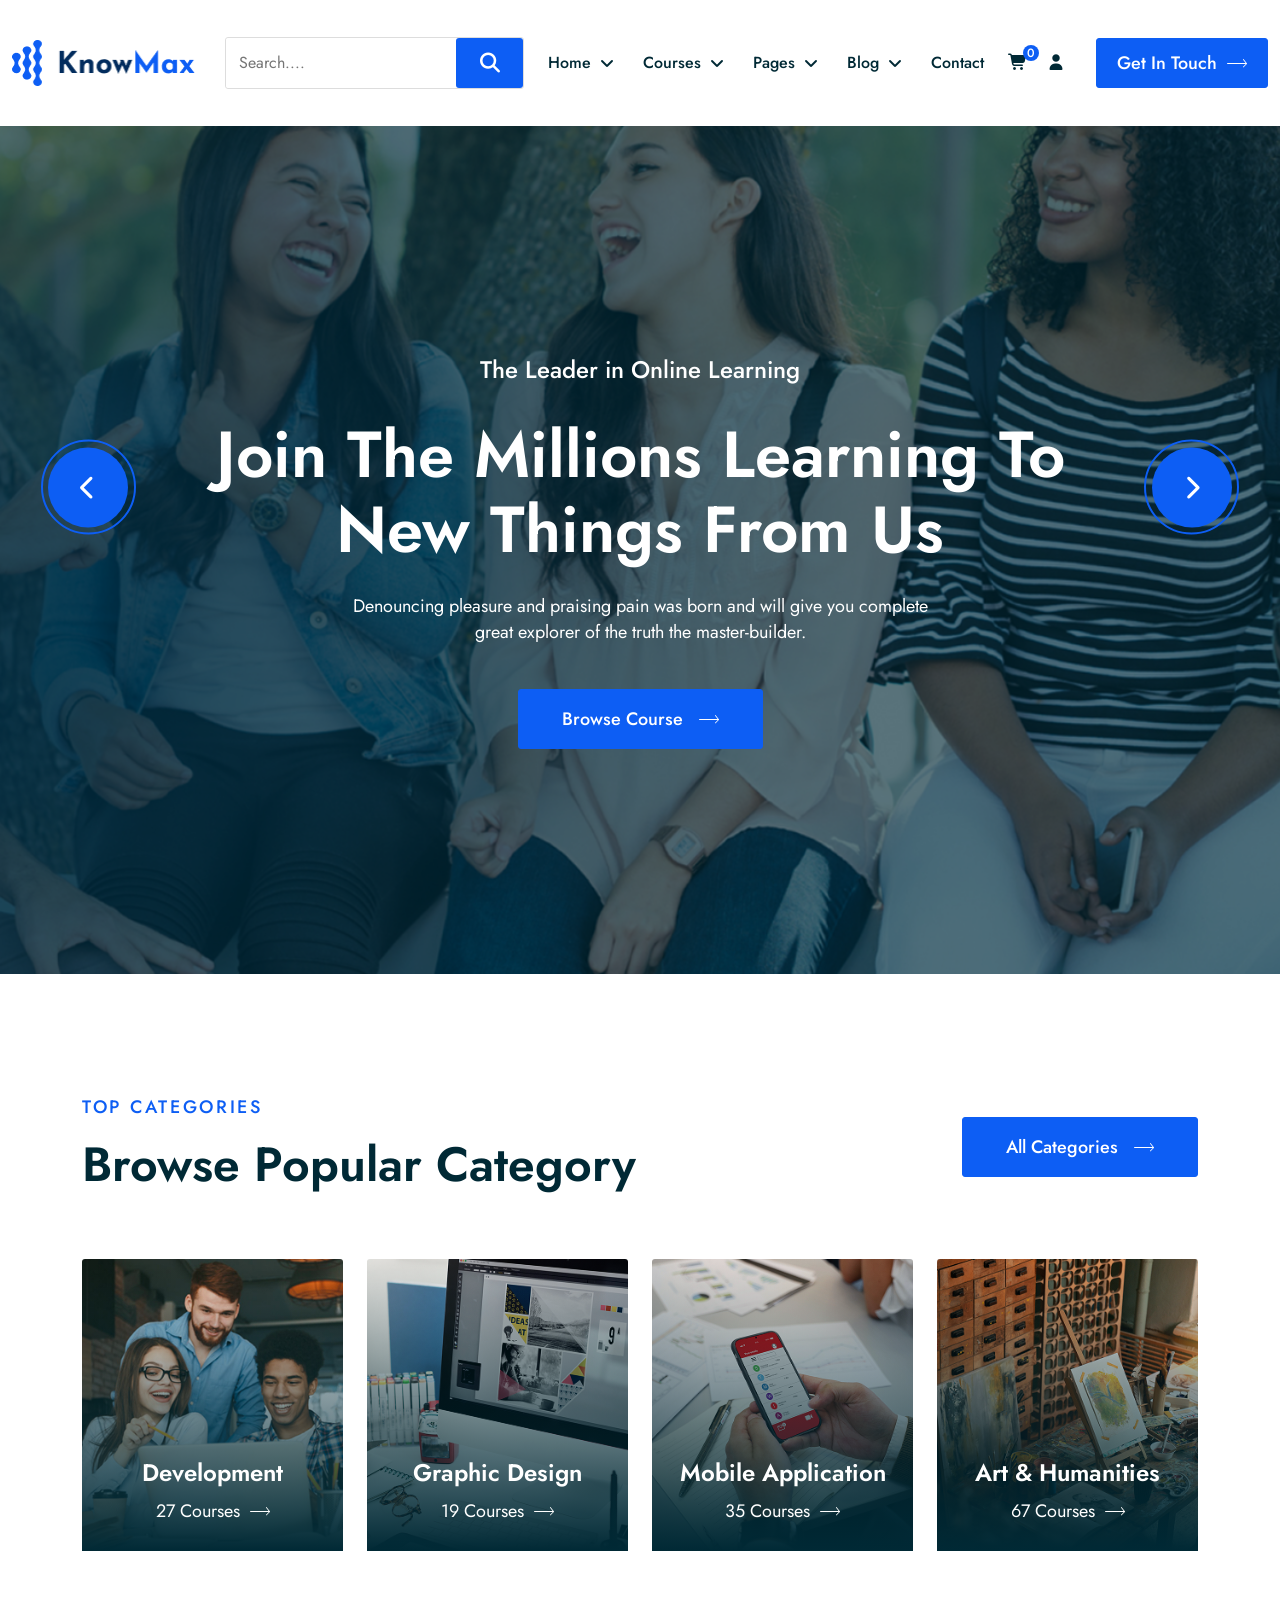
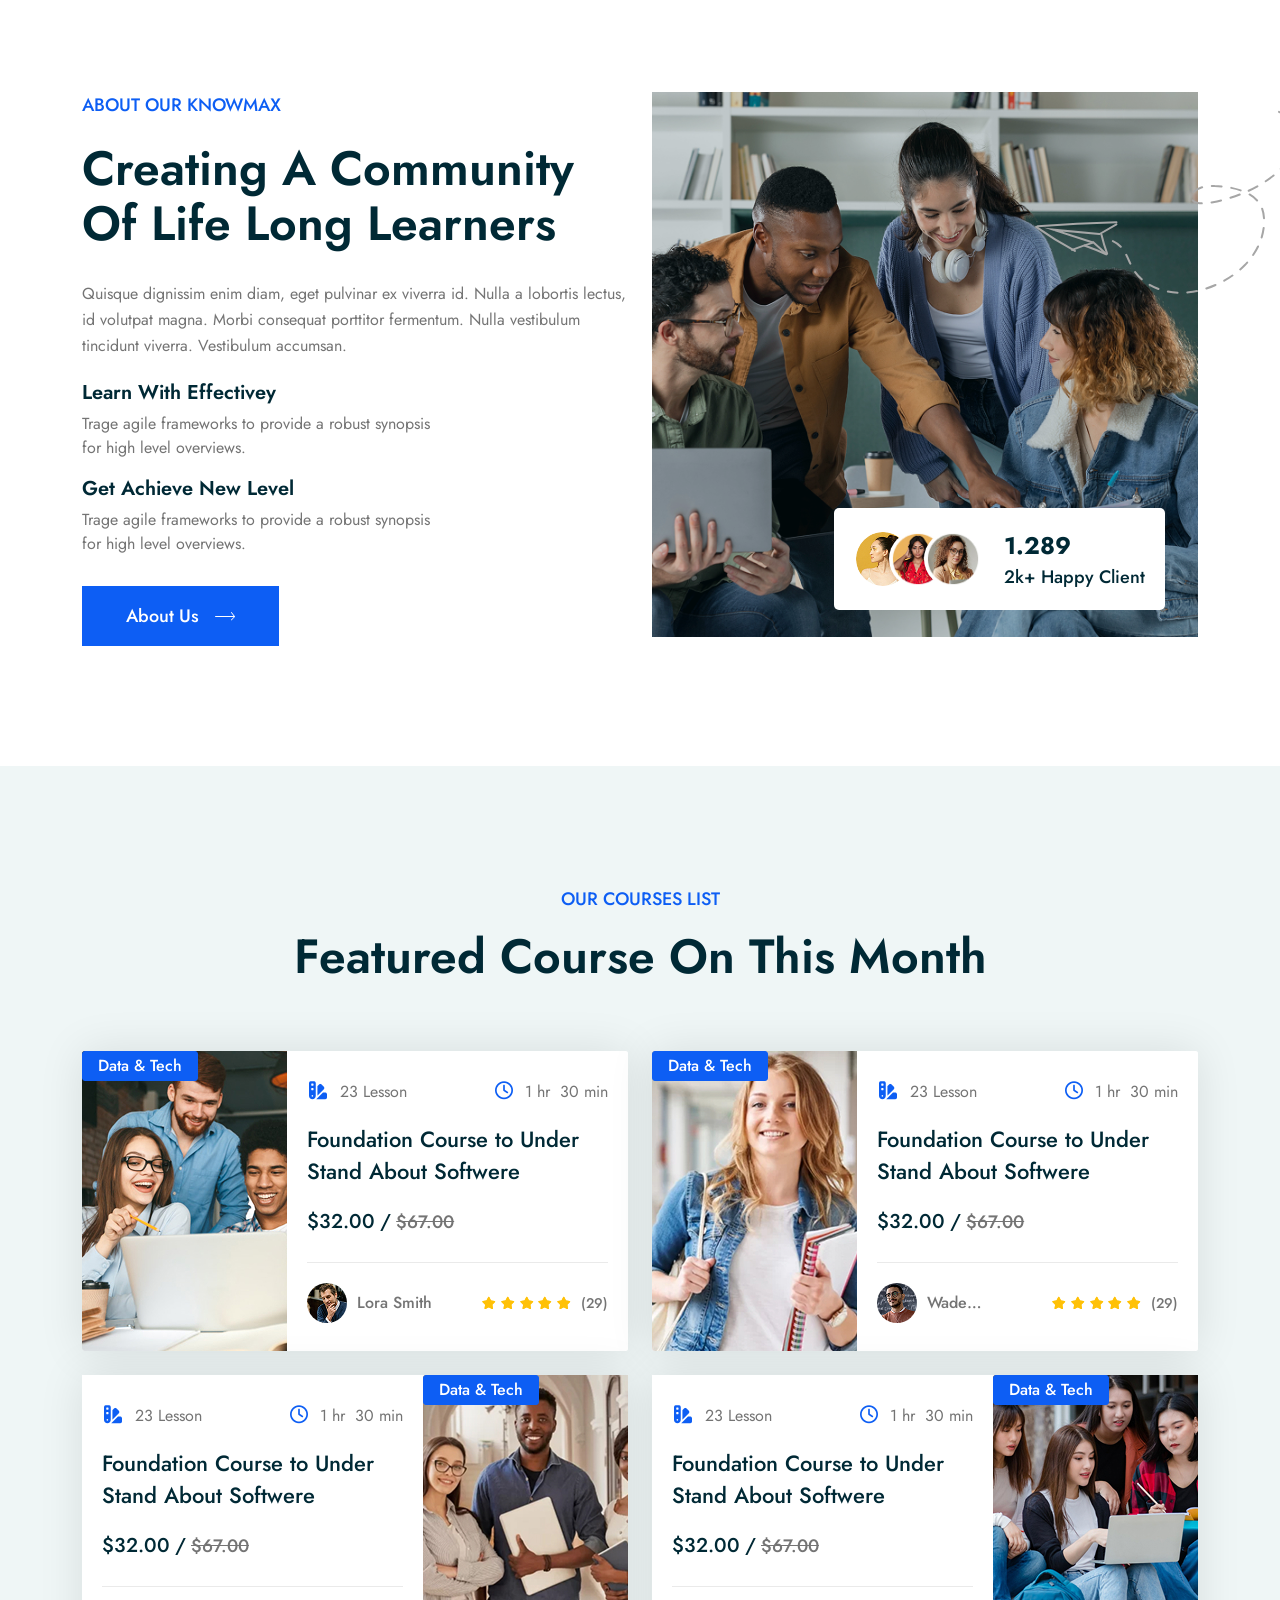
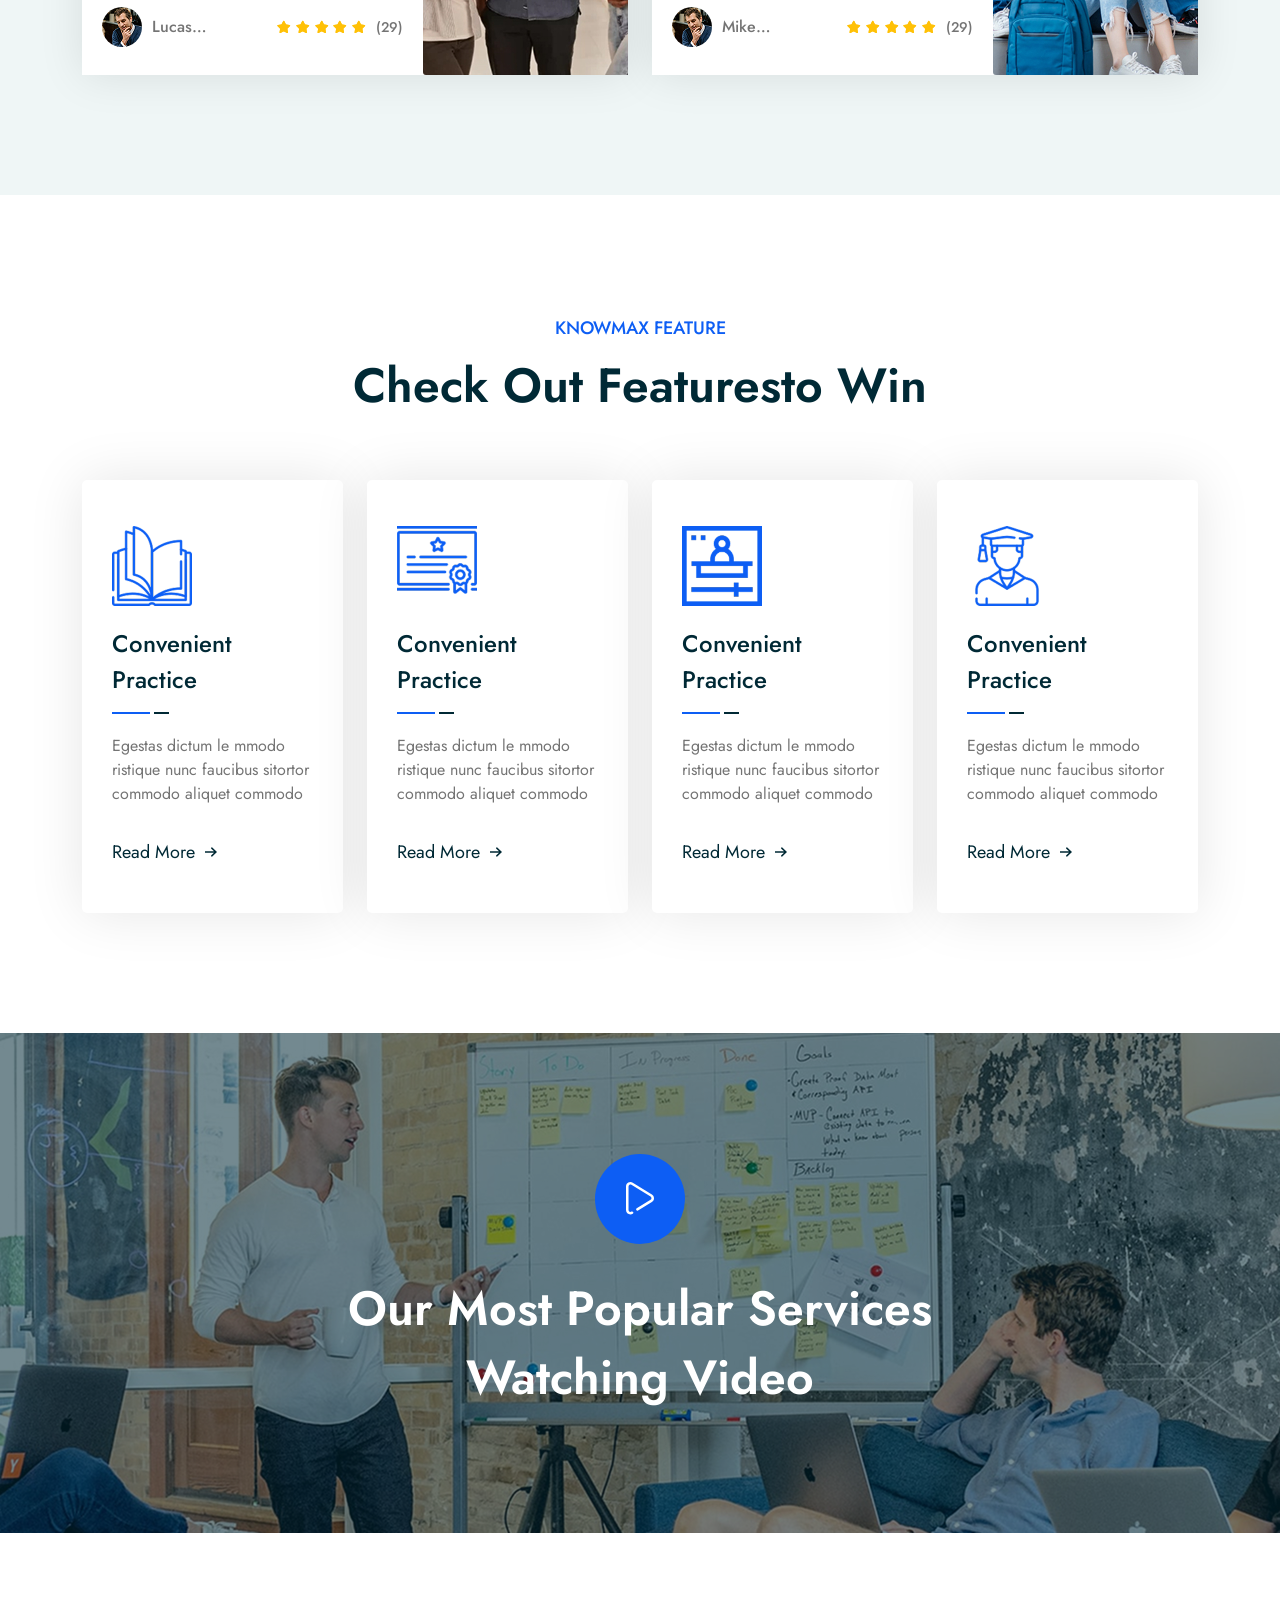
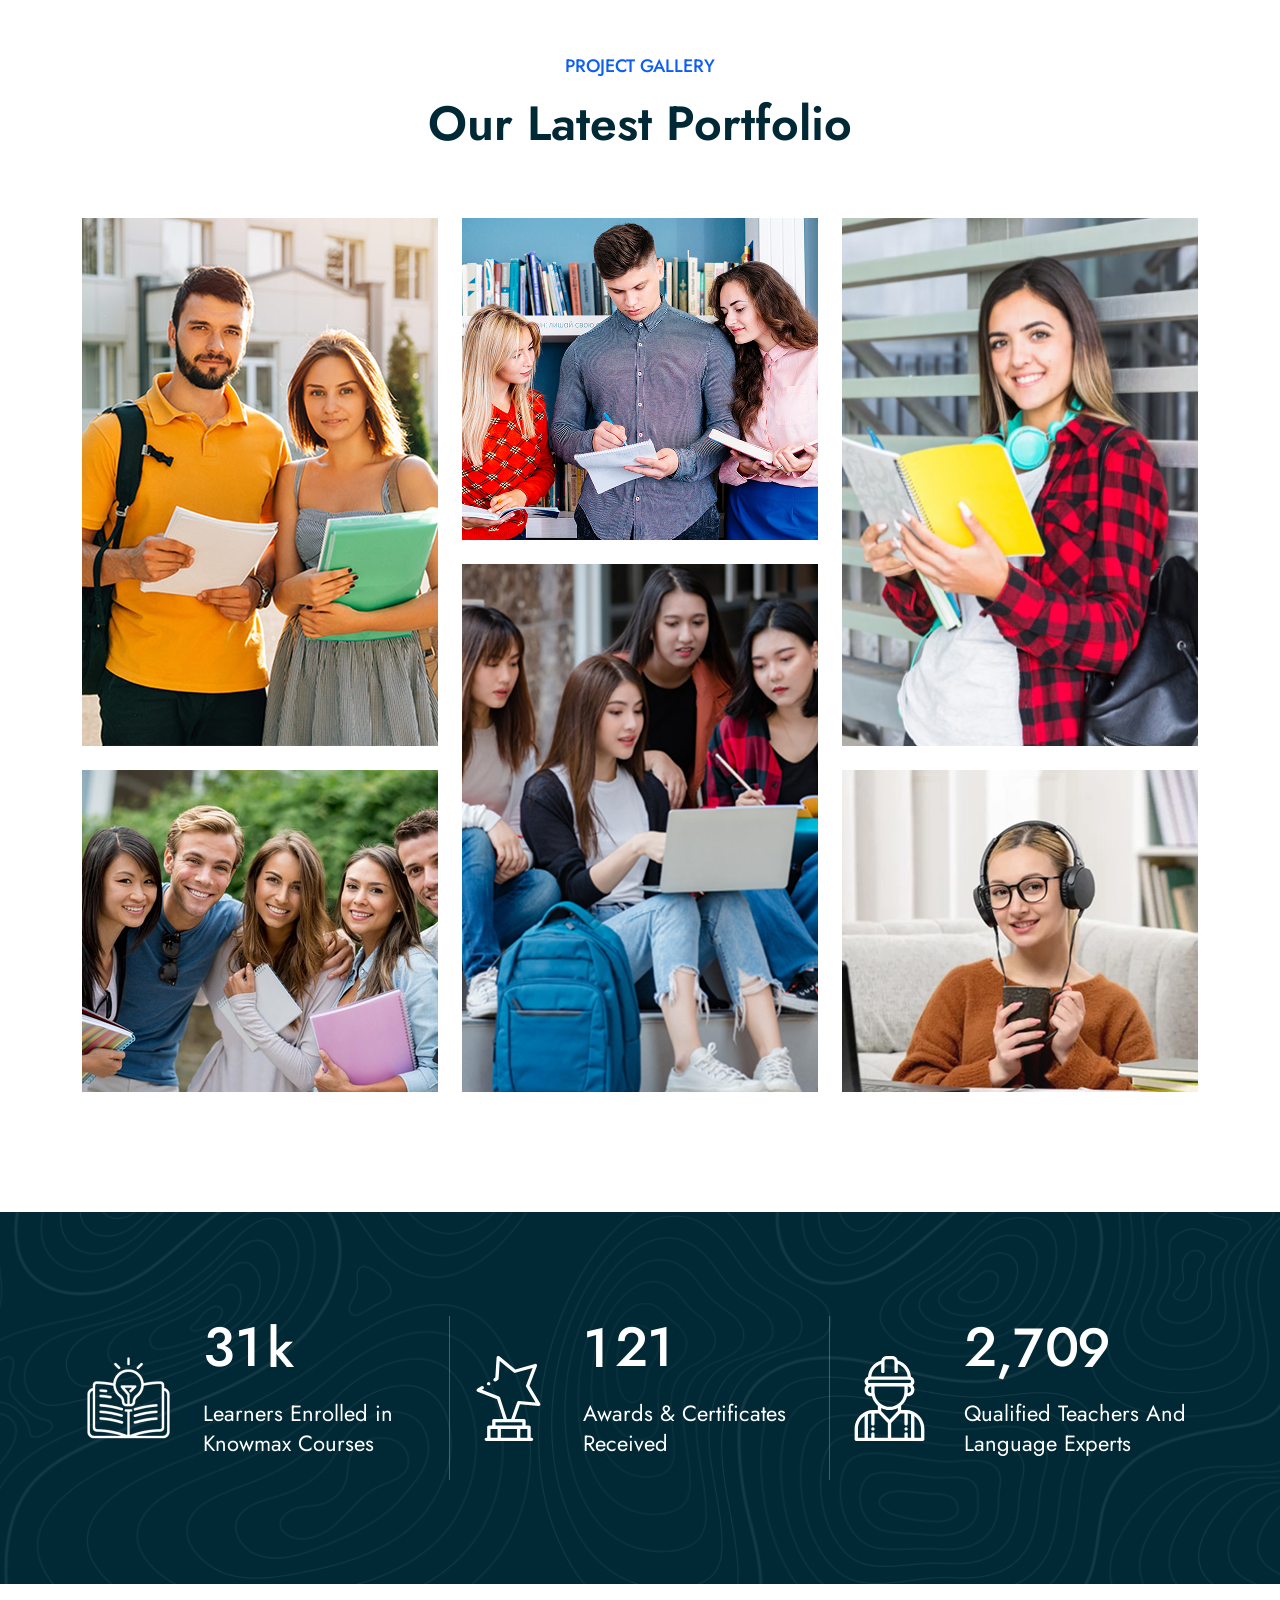
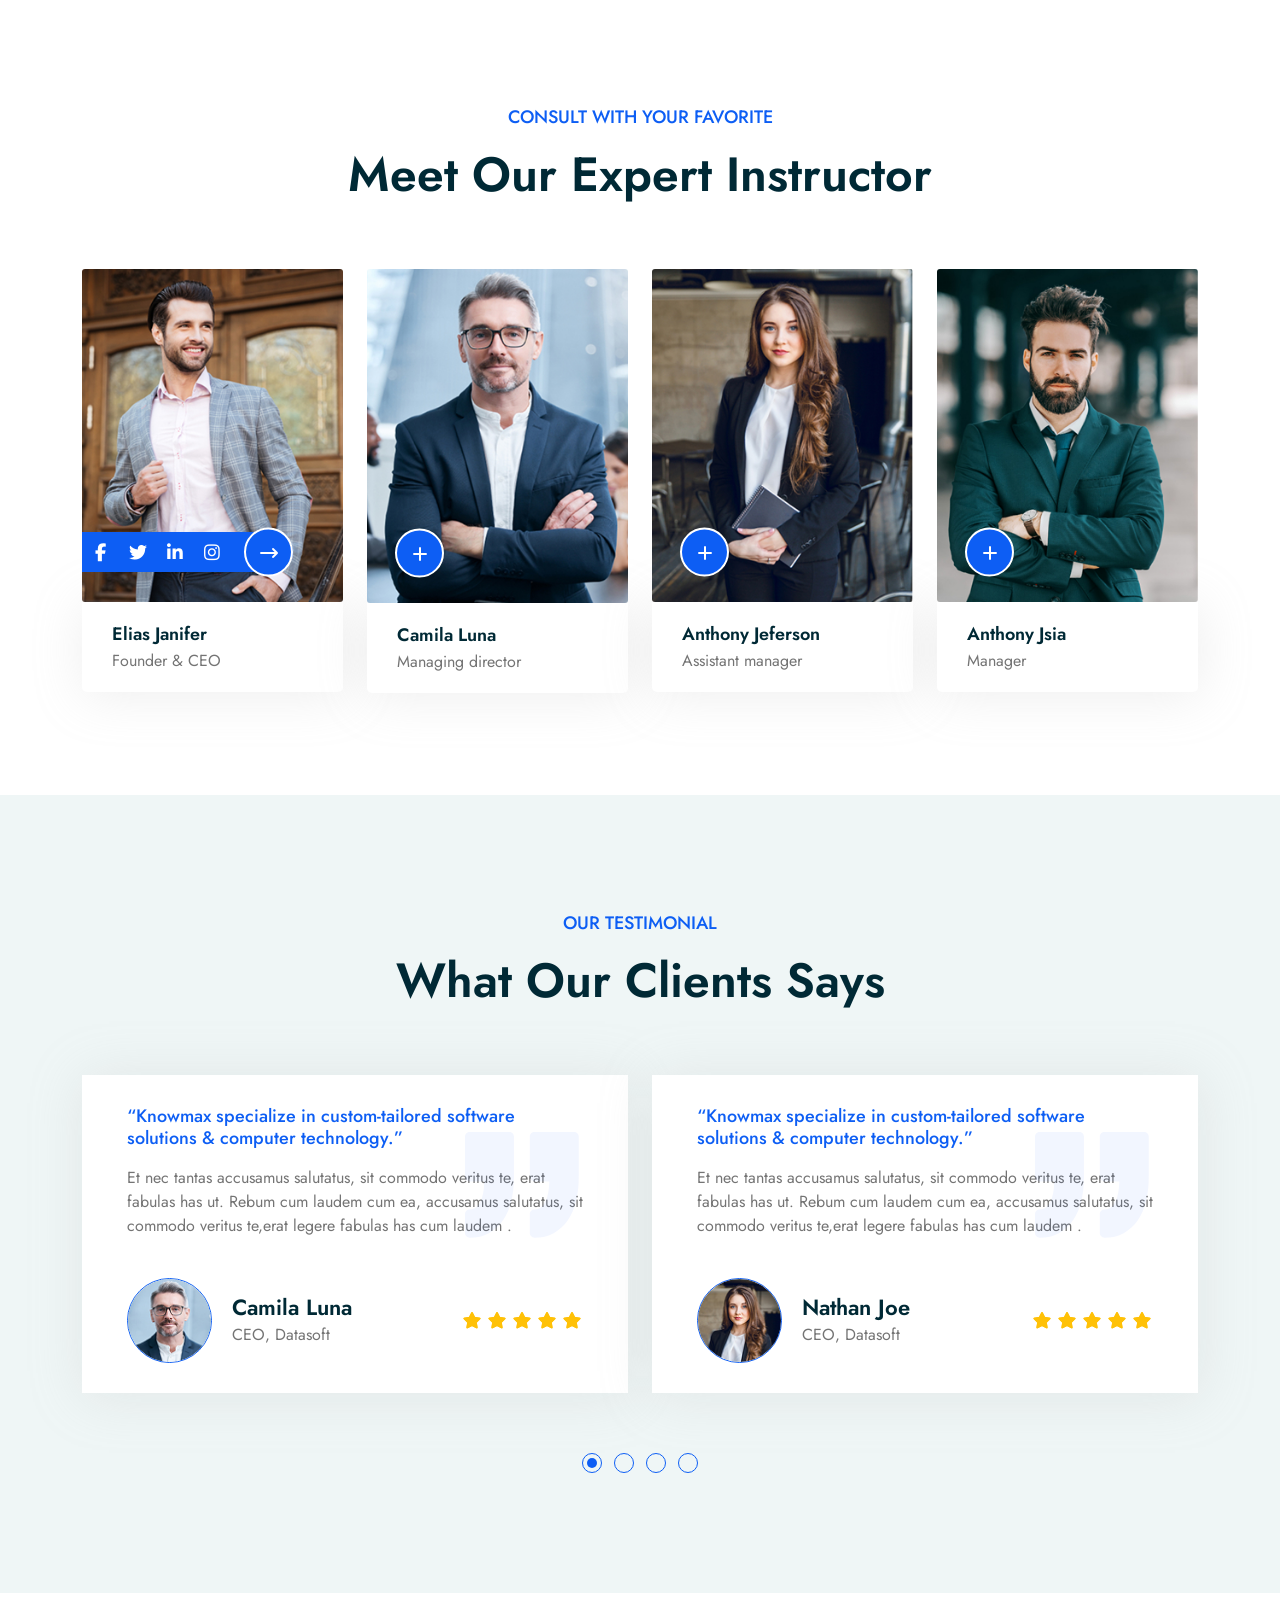
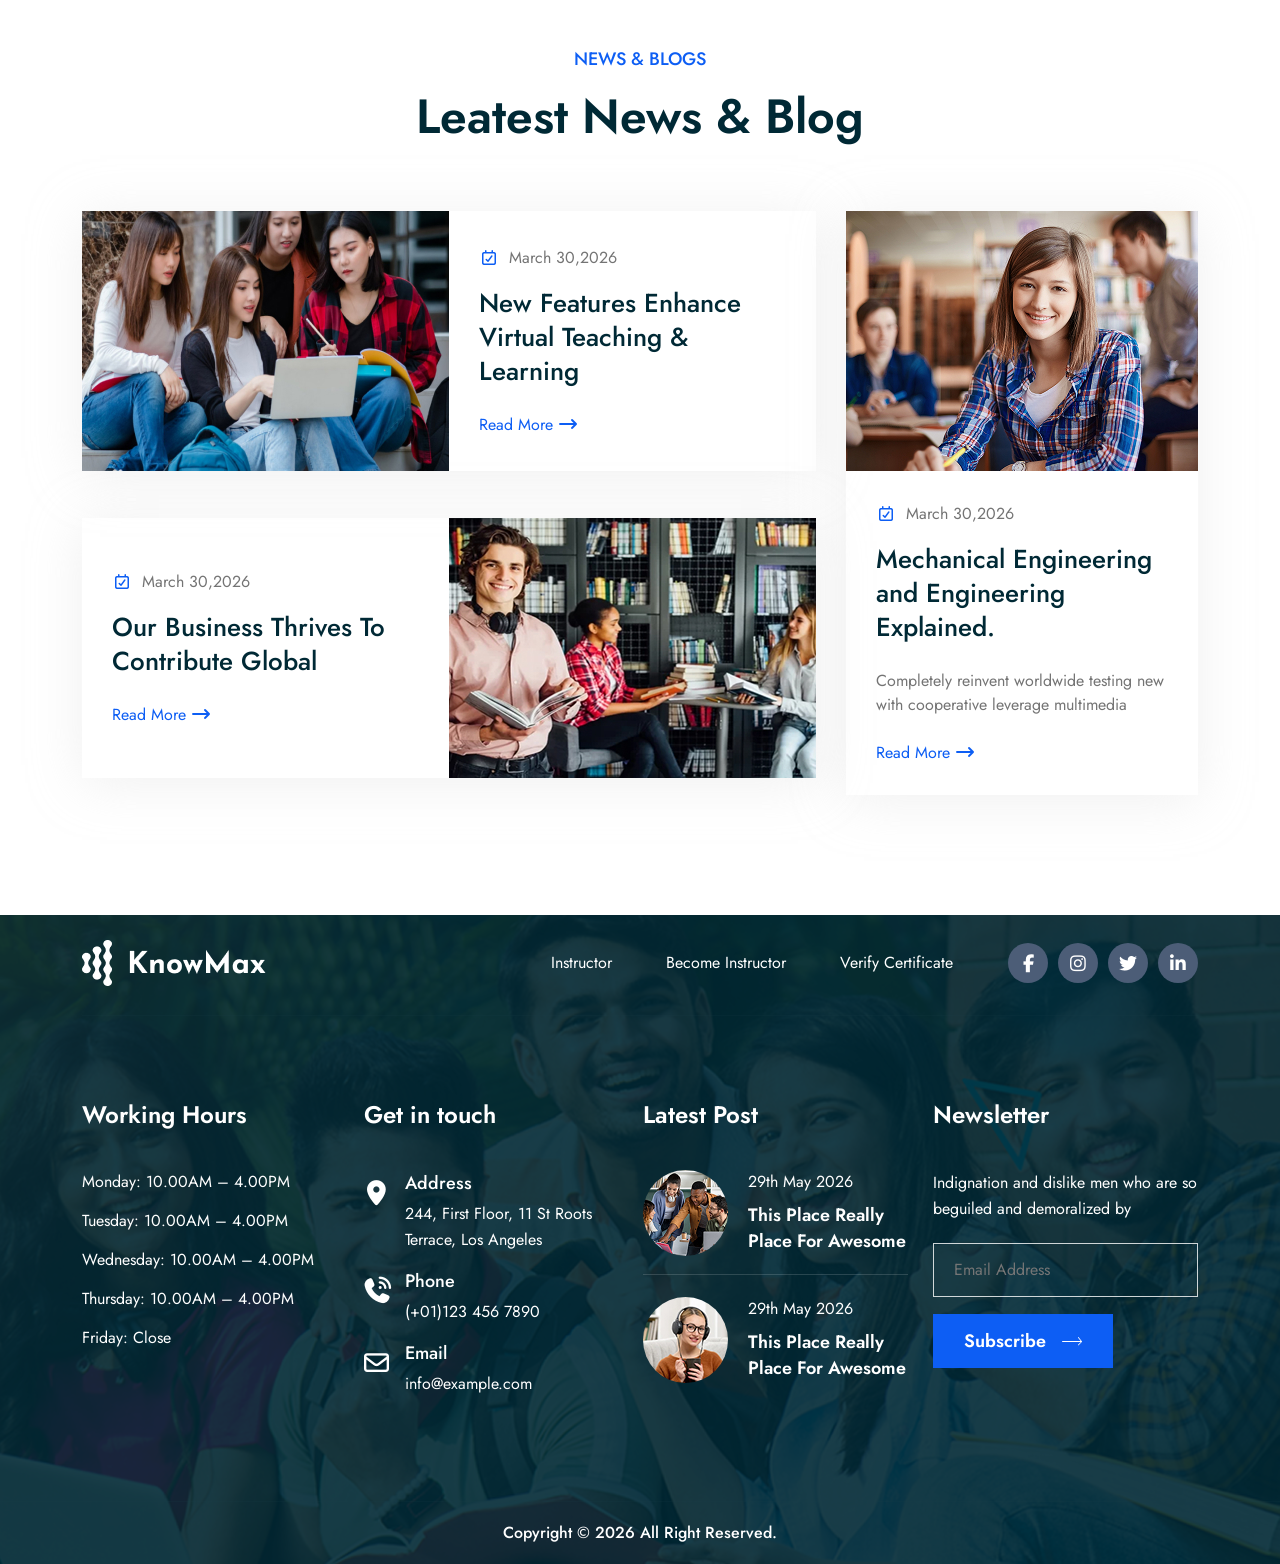
<file: home-v3.html>
<!DOCTYPE html>
<html class="no-js" lang="en">

<head>
  <!-- Meta Tags -->
  <meta charset="utf-8">
  <meta http-equiv="x-ua-compatible" content="ie=edge">
  <meta name="viewport" content="width=device-width, initial-scale=1">
  <meta name="description" content="KnowMax - LMS Online Education Course HTML Template">
  <meta name="author" content="Laralink">
  <!-- Favicon Icon -->
  <link rel="icon" href="assets/img/favicon.png">
  <!-- Site Title -->
  <title>KnowMax - LMS Online Education Course HTML Template</title>
  <link rel="stylesheet" href="assets/css/bootstrap.min.css">
  <link rel="stylesheet" href="assets/css/fontawesome.min.css">
  <link rel="stylesheet" href="assets/css/slick.min.css">
  <link rel="stylesheet" href="assets/css/animate.css">
  <link rel="stylesheet" href="assets/css/lightgallery.min.css">
  <link rel="stylesheet" href="assets/css/odometer.css">
  <link rel="stylesheet" href="assets/css/flag-icon.min.css">
  <link rel="stylesheet" href="assets/css/style.css">
</head>

<body class="cs_version_3">
  <!-- Start Preloader -->
  <!-- <div class="cs_preloader">
<div class="cs_preloader_in">
<span></span>
<span></span>
</div>
<div class="cs_preloader_text">Loading...</div>
</div> -->
  <!-- End Preloader -->

  <!-- Start Header Section -->
  <header class="cs_site_header cs_style_3 cs_sticky_header">
    <div class="cs_main_header cs_fs_16 cs_medium">
      <div class="container">
        <div class="cs_main_header_in">
          <div class="cs_main_header_left">
            <a class="cs_site_branding" href="home-v3.html" aria-label="Home page link">
              <img src="assets/img/v3_logo.png" alt="Logo">
            </a>
            <form action="#" class="cs_header_search_form">
              <div class="cs_header_search_form_wrap">
                <div class="cs_select_wrapper">
                  <select id="cs_course_category" name="courses" class="cs_course_category">
                    <option value="" class="cs_course">Courses</option>
                    <option value="" class="cs_course">Development</option>
                    <option value="" class="cs_course">Graphic Design</option>
                    <option value="" class="cs_course">Mobile Application</option>
                    <option value="" class="cs_course">Art & Humanities</option>
                  </select>
                  <i class="fa-solid fa-caret-down"></i>
                </div>
                <input type="text" placeholder="Search...." class="cs_header_search_field cs_heading_color ">
                <button class="cs_header_submit_btn">
                  <i class="fa-solid fa-magnifying-glass"></i>
                </button>
              </div>
            </form>
          </div>
          <div class="cs_main_header_center">
            <div class="cs_nav">
              <div class="cs_nav_list_wrap">
                <ul class="cs_nav_list">
                  <li class="menu-item-has-children">
                    <a href="home-v3.html" aria-label="Menu link">Home</a>
                    <ul>
                      <li><a href="index.html" aria-label="Menu link">Default Home</a></li>
                      <li><a href="home-v2.html" aria-label="Menu link">Home V2</a></li>
                      <li><a href="home-v3.html" aria-label="Menu link">Home V3</a></li>
                    </ul>
                  </li>
                  <li class="menu-item-has-children">
                    <a href="course.html" aria-label="Menu link">Courses</a>
                    <ul>
                      <li><a href="course.html" aria-label="Menu link">Courses</a></li>
                      <li><a href="course-details.html" aria-label="Menu link">Courses Details</a></li>
                    </ul>
                  </li>
                  <li class="menu-item-has-children">
                    <a href="pages.html" aria-label="Menu link">Pages</a>
                    <ul>
                      <li><a href="about.html" aria-label="Menu link">About</a></li>
                    </ul>
                  </li>
                  <li class="menu-item-has-children">
                    <a href="blog.html" aria-label="Menu link">Blog</a>
                    <ul>
                      <li><a href="blog.html" aria-label="Menu link">Blog</a></li>
                      <li><a href="blog-details.html" aria-label="Menu link">Blog Details</a></li>
                    </ul>
                  </li>
                  <li><a href="contact.html" aria-label="Menu link">Contact</a></li>
                </ul>
              </div>
            </div>
          </div>
          <div class="cs_main_header_right">
            <ul class="cs_main_header_right_shopping_cart cs_mp_0 d-flex">
              <li>
                <a href="contact.html" aria-label="Menu link">
                  <i class="fa-solid fa-cart-shopping"></i>
                  <span class="cs_cart_label">0</span>
                </a>
              </li>
              <li>
                <a href="contact.html" aria-label="Menu link">
                  <i class="fa-solid fa-user"></i>
                </a>
              </li>
            </ul>
            <a href="#" class="cs_fs_18 cs_btn_style_1 cs_radius_3">
              <span>Get In Touch</span>
              <div class="cs_btn_right_arrow cs_center">
                <svg xmlns="http://www.w3.org/2000/svg" width="20" height="20" viewBox="0 0 20 20" fill="none">
                  <path
                    d="M19.5866 11H0.41235C0.184269 11 0 10.7715 0 10.4886C0 10.2058 0.184269 9.97723 0.41235 9.97723H18.5906L16.0881 6.87375C15.927 6.67399 15.927 6.34958 16.0881 6.14982C16.2492 5.95006 16.5108 5.95006 16.6718 6.14982L19.8792 10.1274C19.9977 10.2745 20.0325 10.4934 19.9681 10.6852C19.9036 10.8753 19.7529 11 19.5866 11Z"
                    fill="currentColor"></path>
                  <path
                    d="M16.3435 14.4236C16.2384 14.4236 16.1333 14.3838 16.0538 14.3031C15.8935 14.1428 15.8935 13.8825 16.0538 13.7223L19.2487 10.5274C19.4089 10.3672 19.6692 10.3672 19.8294 10.5274C19.9897 10.6877 19.9897 10.9479 19.8294 11.1082L16.6346 14.3031C16.5538 14.3838 16.4487 14.4236 16.3435 14.4236Z"
                    fill="currentColor"></path>
                </svg>
              </div>
            </a>
          </div>
        </div>
      </div>
    </div>
  </header>
  <!-- End Header Section -->

  <!-- Start of Hero Section -->
  <section class="cs_hero_section_3 cs_slider cs_style_1">
    <div class="cs_slider_container" data-autoplay="0" data-loop="1" data-speed="600" data-center="0"
      data-variable-width="0" data-slides-per-view="1" data-fade-slide="1">
      <div class="cs_slider_wrapper overflow-hidden">
        <div class="cs_slide">
          <div class="cs_hero_style_3 cs_bg_filed position-relative" data-src="assets/img/v3_hero_image.jpg">
            <div class="container cs_white_color cs_center_column">
              <div class="cs_hero_overlay position-absolute"></div>
              <p class="cs_hero_minititle cs_mb_29 cs_fs_24 cs_medium">The Leader in Online Learning</p>
              <h2 class="cs_hero_title cs_fs_65 cs_white_color cs_mb_26">Join The Millions Learning To New Things From
                Us</h2>
              <p class="cs_hero_details cs_fs_18 cs_mb_44">Denouncing pleasure and praising pain was born and will give
                you complete great explorer of the truth the master-builder.</p>
              <a href="#" class="cs_fs_18 cs_btn_style_1 cs_radius_3 position-relative">
                <Span>Browse Course</Span>
                <div class="cs_btn_right_arrow cs_center ">
                  <svg xmlns="http://www.w3.org/2000/svg" width="20" height="20" viewBox="0 0 20 20" fill="none">
                    <path
                      d="M19.5866 11H0.41235C0.184269 11 0 10.7715 0 10.4886C0 10.2058 0.184269 9.97723 0.41235 9.97723H18.5906L16.0881 6.87375C15.927 6.67399 15.927 6.34958 16.0881 6.14982C16.2492 5.95006 16.5108 5.95006 16.6718 6.14982L19.8792 10.1274C19.9977 10.2745 20.0325 10.4934 19.9681 10.6852C19.9036 10.8753 19.7529 11 19.5866 11Z"
                      fill="currentColor" />
                    <path
                      d="M16.3435 14.4236C16.2384 14.4236 16.1333 14.3838 16.0538 14.3031C15.8935 14.1428 15.8935 13.8825 16.0538 13.7223L19.2487 10.5274C19.4089 10.3672 19.6692 10.3672 19.8294 10.5274C19.9897 10.6877 19.9897 10.9479 19.8294 11.1082L16.6346 14.3031C16.5538 14.3838 16.4487 14.4236 16.3435 14.4236Z"
                      fill="currentColor" />
                  </svg>
                </div>
              </a>
            </div>
          </div>
        </div>
        <div class="cs_slide">
          <div class="cs_hero_style_3 cs_bg_filed position-relative" data-src="assets/img/v3_hero_image.jpg">
            <div class="container cs_white_color cs_center_column">
              <div class="cs_hero_overlay position-absolute"></div>
              <p class="cs_hero_minititle cs_mb_29 cs_fs_24 cs_medium">The Leader in Online Learning</p>
              <h2 class="cs_hero_title cs_fs_65 cs_white_color cs_mb_26">Join The Millions Learning To New Things From
                Us</h2>
              <p class="cs_hero_details cs_fs_18 cs_mb_44">Denouncing pleasure and praising pain was born and will give
                you complete great explorer of the truth the master-builder.</p>
              <a href="#" class="cs_fs_18 cs_btn_style_1 cs_radius_3 position-relative">
                <Span>Browse Course</Span>
                <div class="cs_btn_right_arrow cs_center ">
                  <svg xmlns="http://www.w3.org/2000/svg" width="20" height="20" viewBox="0 0 20 20" fill="none">
                    <path
                      d="M19.5866 11H0.41235C0.184269 11 0 10.7715 0 10.4886C0 10.2058 0.184269 9.97723 0.41235 9.97723H18.5906L16.0881 6.87375C15.927 6.67399 15.927 6.34958 16.0881 6.14982C16.2492 5.95006 16.5108 5.95006 16.6718 6.14982L19.8792 10.1274C19.9977 10.2745 20.0325 10.4934 19.9681 10.6852C19.9036 10.8753 19.7529 11 19.5866 11Z"
                      fill="currentColor" />
                    <path
                      d="M16.3435 14.4236C16.2384 14.4236 16.1333 14.3838 16.0538 14.3031C15.8935 14.1428 15.8935 13.8825 16.0538 13.7223L19.2487 10.5274C19.4089 10.3672 19.6692 10.3672 19.8294 10.5274C19.9897 10.6877 19.9897 10.9479 19.8294 11.1082L16.6346 14.3031C16.5538 14.3838 16.4487 14.4236 16.3435 14.4236Z"
                      fill="currentColor" />
                  </svg>
                </div>
              </a>
            </div>
          </div>
        </div>
      </div>
      <div class="cs_slider_arrows cs_style_1 ">
        <div class="cs_left_arrow slick-arrow cs_center">
          <i class="fa-solid fa-chevron-left"></i>
        </div>
        <div class="cs_right_arrow slick-arrow cs_center">
          <i class="fa-solid fa-chevron-right"></i>
        </div>
      </div>
    </div>
  </section>
  <!-- End of Hero Section -->

  <!-- Start of Category Section -->
  <section class="cs_category_section_1">
    <div class="cs_height_120 cs_height_lg_80"></div>
    <div class="container">
      <div class="cs_heading_style_1">
        <div class="cs_heading_column_1">
          <p class="cs_minititle cs_fs_18 cs_medium cs_accent_color cs_ls_2x7 cs_mb_10 ">Top Categories</p>
          <h2 class="cs_title cs_fs_48 mb-0">Browse Popular Category</h2>
        </div>
        <div class="cs_heading_column_2 ">
          <a href="#" class="cs_fs_18 cs_btn_style_1 cs_radius_3">
            <span>All Categories</span>
            <div class="cs_btn_right_arrow cs_center">
              <svg xmlns="http://www.w3.org/2000/svg" width="20" height="20" viewBox="0 0 20 20" fill="none">
                <path
                  d="M19.5866 11H0.41235C0.184269 11 0 10.7715 0 10.4886C0 10.2058 0.184269 9.97723 0.41235 9.97723H18.5906L16.0881 6.87375C15.927 6.67399 15.927 6.34958 16.0881 6.14982C16.2492 5.95006 16.5108 5.95006 16.6718 6.14982L19.8792 10.1274C19.9977 10.2745 20.0325 10.4934 19.9681 10.6852C19.9036 10.8753 19.7529 11 19.5866 11Z"
                  fill="currentColor"></path>
                <path
                  d="M16.3435 14.4236C16.2384 14.4236 16.1333 14.3838 16.0538 14.3031C15.8935 14.1428 15.8935 13.8825 16.0538 13.7223L19.2487 10.5274C19.4089 10.3672 19.6692 10.3672 19.8294 10.5274C19.9897 10.6877 19.9897 10.9479 19.8294 11.1082L16.6346 14.3031C16.5538 14.3838 16.4487 14.4236 16.3435 14.4236Z"
                  fill="currentColor"></path>
              </svg>
            </div>
          </a>
        </div>
      </div>
      <div class="cs_height_60 cs_height_lg_45"></div>
    </div>
    <div class="container">
      <div class="row cs_gap_y_24">
        <div class="col-lg-3 col-6">
          <div class="cs_course_category_style_2 ">
            <div class="cs_course_category_thumbnail position-relative">
              <div class="cs_thumb_overlay position-absolute"></div>
              <img src="assets/img/v3_course_cat_1.jpg" alt="">
              <div class="cs_course_category_info cs_white_color cs_center_column text-center">
                <a href="#" class="cs_course_title  cs_fs_24 cs_semibold cs_mb_7">Development</a>
                <div class="cs_course_counter d-flex">
                  <p class="cs_fs_18 mb-0">27 Courses</p>
                  <span class="cs_btn_right_arrow cs_center">
                    <svg xmlns="http://www.w3.org/2000/svg" width="20" height="20" viewBox="0 0 20 20" fill="none">
                      <path
                        d="M19.5866 11H0.41235C0.184269 11 0 10.7715 0 10.4886C0 10.2058 0.184269 9.97723 0.41235 9.97723H18.5906L16.0881 6.87375C15.927 6.67399 15.927 6.34958 16.0881 6.14982C16.2492 5.95006 16.5108 5.95006 16.6718 6.14982L19.8792 10.1274C19.9977 10.2745 20.0325 10.4934 19.9681 10.6852C19.9036 10.8753 19.7529 11 19.5866 11Z"
                        fill="currentColor"></path>
                      <path
                        d="M16.3435 14.4236C16.2384 14.4236 16.1333 14.3838 16.0538 14.3031C15.8935 14.1428 15.8935 13.8825 16.0538 13.7223L19.2487 10.5274C19.4089 10.3672 19.6692 10.3672 19.8294 10.5274C19.9897 10.6877 19.9897 10.9479 19.8294 11.1082L16.6346 14.3031C16.5538 14.3838 16.4487 14.4236 16.3435 14.4236Z"
                        fill="currentColor"></path>
                    </svg>
                  </span>
                </div>
              </div>
            </div>
          </div>
        </div>
        <div class="col-lg-3 col-6">
          <div class="cs_course_category_style_2 ">
            <div class="cs_course_category_thumbnail position-relative">
              <div class="cs_thumb_overlay position-absolute"></div>
              <img src="assets/img/v3_course_cat_2.jpg" alt="">
              <div class="cs_course_category_info cs_white_color cs_center_column text-center">
                <a href="#" class="cs_course_title  cs_fs_24 cs_semibold cs_mb_7">Graphic Design</a>
                <div class="cs_course_counter d-flex">
                  <p class="cs_fs_18 mb-0">19 Courses</p>
                  <span class="cs_btn_right_arrow cs_center">
                    <svg xmlns="http://www.w3.org/2000/svg" width="20" height="20" viewBox="0 0 20 20" fill="none">
                      <path
                        d="M19.5866 11H0.41235C0.184269 11 0 10.7715 0 10.4886C0 10.2058 0.184269 9.97723 0.41235 9.97723H18.5906L16.0881 6.87375C15.927 6.67399 15.927 6.34958 16.0881 6.14982C16.2492 5.95006 16.5108 5.95006 16.6718 6.14982L19.8792 10.1274C19.9977 10.2745 20.0325 10.4934 19.9681 10.6852C19.9036 10.8753 19.7529 11 19.5866 11Z"
                        fill="currentColor"></path>
                      <path
                        d="M16.3435 14.4236C16.2384 14.4236 16.1333 14.3838 16.0538 14.3031C15.8935 14.1428 15.8935 13.8825 16.0538 13.7223L19.2487 10.5274C19.4089 10.3672 19.6692 10.3672 19.8294 10.5274C19.9897 10.6877 19.9897 10.9479 19.8294 11.1082L16.6346 14.3031C16.5538 14.3838 16.4487 14.4236 16.3435 14.4236Z"
                        fill="currentColor"></path>
                    </svg>
                  </span>
                </div>
              </div>
            </div>
          </div>
        </div>
        <div class="col-lg-3 col-6">
          <div class="cs_course_category_style_2 ">
            <div class="cs_course_category_thumbnail position-relative">
              <div class="cs_thumb_overlay position-absolute"></div>
              <img src="assets/img/v3_course_cat_3.jpg" alt="">
              <div class="cs_course_category_info cs_white_color cs_center_column text-center">
                <a href="#" class="cs_course_title  cs_fs_24 cs_semibold cs_mb_7">Mobile Application</a>
                <div class="cs_course_counter d-flex">
                  <p class="cs_fs_18 mb-0">35 Courses</p>
                  <span class="cs_btn_right_arrow cs_center">
                    <svg xmlns="http://www.w3.org/2000/svg" width="20" height="20" viewBox="0 0 20 20" fill="none">
                      <path
                        d="M19.5866 11H0.41235C0.184269 11 0 10.7715 0 10.4886C0 10.2058 0.184269 9.97723 0.41235 9.97723H18.5906L16.0881 6.87375C15.927 6.67399 15.927 6.34958 16.0881 6.14982C16.2492 5.95006 16.5108 5.95006 16.6718 6.14982L19.8792 10.1274C19.9977 10.2745 20.0325 10.4934 19.9681 10.6852C19.9036 10.8753 19.7529 11 19.5866 11Z"
                        fill="currentColor"></path>
                      <path
                        d="M16.3435 14.4236C16.2384 14.4236 16.1333 14.3838 16.0538 14.3031C15.8935 14.1428 15.8935 13.8825 16.0538 13.7223L19.2487 10.5274C19.4089 10.3672 19.6692 10.3672 19.8294 10.5274C19.9897 10.6877 19.9897 10.9479 19.8294 11.1082L16.6346 14.3031C16.5538 14.3838 16.4487 14.4236 16.3435 14.4236Z"
                        fill="currentColor"></path>
                    </svg>
                  </span>
                </div>
              </div>
            </div>
          </div>
        </div>
        <div class="col-lg-3 col-6">
          <div class="cs_course_category_style_2 ">
            <div class="cs_course_category_thumbnail position-relative">
              <div class="cs_thumb_overlay position-absolute"></div>
              <img src="assets/img/v3_course_cat_4.jpg" alt="">
              <div class="cs_course_category_info cs_white_color cs_center_column text-center">
                <a href="#" class="cs_course_title  cs_fs_24 cs_semibold cs_mb_7">Art & Humanities</a>
                <div class="cs_course_counter d-flex">
                  <p class="cs_fs_18 mb-0">67 Courses</p>
                  <span class="cs_btn_right_arrow cs_center">
                    <svg xmlns="http://www.w3.org/2000/svg" width="20" height="20" viewBox="0 0 20 20" fill="none">
                      <path
                        d="M19.5866 11H0.41235C0.184269 11 0 10.7715 0 10.4886C0 10.2058 0.184269 9.97723 0.41235 9.97723H18.5906L16.0881 6.87375C15.927 6.67399 15.927 6.34958 16.0881 6.14982C16.2492 5.95006 16.5108 5.95006 16.6718 6.14982L19.8792 10.1274C19.9977 10.2745 20.0325 10.4934 19.9681 10.6852C19.9036 10.8753 19.7529 11 19.5866 11Z"
                        fill="currentColor"></path>
                      <path
                        d="M16.3435 14.4236C16.2384 14.4236 16.1333 14.3838 16.0538 14.3031C15.8935 14.1428 15.8935 13.8825 16.0538 13.7223L19.2487 10.5274C19.4089 10.3672 19.6692 10.3672 19.8294 10.5274C19.9897 10.6877 19.9897 10.9479 19.8294 11.1082L16.6346 14.3031C16.5538 14.3838 16.4487 14.4236 16.3435 14.4236Z"
                        fill="currentColor"></path>
                    </svg>
                  </span>
                </div>
              </div>
            </div>
          </div>
        </div>
      </div>
    </div>
    <div class="cs_height_141 cs_height_lg_80"></div>
  </section>
  <!-- End of Category Section -->

  <!-- Start of About Section -->
  <section class="cs_about_style_2">
    <div class="container">
      <div class="row cs_gap_y_40">
        <div class="col-lg-6 order-lg-2">
          <div class="cs_about_image position-relative">
            <div class="cs_about_image_overlay"></div>
            <div class="cs_about_image_arrow_shape">
              <img src="assets/img/v3_arrow_shape.svg" alt="">
            </div>
            <img src="assets/img/v3_about_image.jpg" alt="about image">
            <div class="cs_team_wrapper cs_center">
              <div class="cs_team d-flex">
                <div class="cs_team_avatar">
                  <img src="assets/img/v3_about_team_1.jpg" alt="">
                </div>
                <div class="cs_team_avatar">
                  <img src="assets/img/v3_about_team_2.jpg" alt="">
                </div>
                <div class="cs_team_avatar">
                  <img src="assets/img/v3_about_team_3.jpg" alt="">
                </div>
              </div>
              <div class="cs_team_info">
                <h3 class="cs_team_number cs_fs_24 cs_bold mb-0">1.289</h3>
                <p class="cs_fs_18 cs_heading_color cs_medium mb-0">2k+ Happy Client</p>
              </div>
            </div>
          </div>
        </div>
        <div class="col-lg-6">
          <div class="cs_about_content">
            <p class="cs_minititle cs_fs_18 cs_medium cs_accent_color cs_mb_23">About Our Knowmax</p>
            <h2 class="cs_title cs_fs_48 cs_mb_30">Creating A Community Of Life Long Learners</h2>
            <p class="cs_details cs_mb_20">
              Quisque dignissim enim diam, eget pulvinar ex viverra id. Nulla a lobortis lectus, id volutpat magna.
              Morbi consequat porttitor fermentum. Nulla vestibulum tincidunt viverra. Vestibulum accumsan.
            </p>
            <ul class="cs_about_list_wrapper cs_mp_0">
              <li class="cs_about_list">
                <h3 class="cs_list_title cs_fs_20 cs_mb_5">Learn With Effectivey</h3>
                <p class="cs_list_details mb-0">Trage agile frameworks to provide a robust synopsis for high level
                  overviews.
                </p>
              </li>
              <li>
                <h3 class="cs_list_title cs_fs_20 cs_mb_5">Get Achieve New Level</h3>
                <p class="cs_list_details mb-0">Trage agile frameworks to provide a robust synopsis for high level
                  overviews.</p>
              </li>
            </ul>
            <div class="cs_height_30 cs_height_lg_20"></div>
            <a href="#" class="cs_fs_18 cs_btn_style_1">
              <Span>About Us</Span>
              <div class="cs_btn_right_arrow cs_center ">
                <svg xmlns="http://www.w3.org/2000/svg" width="20" height="20" viewBox="0 0 20 20" fill="none">
                  <path
                    d="M19.5866 11H0.41235C0.184269 11 0 10.7715 0 10.4886C0 10.2058 0.184269 9.97723 0.41235 9.97723H18.5906L16.0881 6.87375C15.927 6.67399 15.927 6.34958 16.0881 6.14982C16.2492 5.95006 16.5108 5.95006 16.6718 6.14982L19.8792 10.1274C19.9977 10.2745 20.0325 10.4934 19.9681 10.6852C19.9036 10.8753 19.7529 11 19.5866 11Z"
                    fill="currentColor" />
                  <path
                    d="M16.3435 14.4236C16.2384 14.4236 16.1333 14.3838 16.0538 14.3031C15.8935 14.1428 15.8935 13.8825 16.0538 13.7223L19.2487 10.5274C19.4089 10.3672 19.6692 10.3672 19.8294 10.5274C19.9897 10.6877 19.9897 10.9479 19.8294 11.1082L16.6346 14.3031C16.5538 14.3838 16.4487 14.4236 16.3435 14.4236Z"
                    fill="currentColor" />
                </svg>
              </div>
            </a>
          </div>
        </div>
      </div>
    </div>
    <div class="cs_height_120 cs_height_lg_80"></div>
  </section>
  <!-- End of About Section -->

  <!-- Start of Featured Course Section -->
  <section class="cs_course_section_3 cs_bg_color_2_op80 ">
    <div class="cs_height_120 cs_height_lg_80"></div>
    <div class="container">
      <div class="cs_heading_style_2 cs_center_column text-center">
        <p class="cs_minititle cs_fs_18 cs_medium cs_accent_color cs_mb_10">Our Courses List</p>
        <h2 class="cs_title cs_fs_48 mb-0">Featured Course On This Month</h2>
      </div>
      <div class="cs_height_60 cs_height_lg_45"></div>
      <div class="row cs_gap_y_24">
        <div class="col-lg-6">
          <div class="cs_course_style_3 cs_radius_3">
            <div class="cs_course_thumbnail position-relative">
              <img src="assets/img/v3_course_thumb_1.jpg" alt="Card image">
              <div class="cs_thumb_dept cs_btn_style_1 cs_radius_3 position-absolute"><a href="#">Data & Tech</a>
              </div>
            </div>
            <div class="cs_course_info ">
              <div class="cs_course_meta cs_mb_20 d-flex justify-content-between">
                <div class="cs_meta_lesson cs_center">
                  <span><i class="fa-solid fa-swatchbook"></i></span>
                  <span>23 Lesson</span>
                </div>
                <div class="cs_meta_time cs_center">
                  <span><i class="fa-regular fa-clock"></i></span>
                  <span class="cs_meta_time_hour">1 hr</span>
                  <span class="cs_meta_time_minutes">30 min</span>
                </div>
              </div>
              <div class="cs_course_title cs_heading_color cs_fs_22 cs_medium cs_mb_20">
                <a href="#">Foundation Course to Under Stand About Softwere</a>
              </div>
              <div class="cs_cource_price cs_mb_25">
                <p class="cs_price cs_medium mb-0">
                  <span class="cs_price_option">
                    <span class="cs_regular_price cs_fs_20 cs_heading_color">$32.00</span>
                    <span class="cs_price_devider cs_fs_20 cs_heading_color">/</span>
                    <s class="cs_discounted_price cs_fs_18">$67.00</s>
                  </span>
                </p>
              </div>
              <hr class="cs_body_color_op15">
              <div class="cs_course_author d-flex justify-content-between">
                <div class="cs_author_info cs_center">
                  <div class="cs_author_avatar">
                    <img src="assets/img/v3_course_avatar_1.jpg" alt="">
                  </div>
                  <h3 class="cs_author_title cs_fs_16 cs_medium cs_body_color mb-0">Lora Smith</h3>
                </div>
                <div class="cs_author_rating cs_center">
                  <div class="cs_rating_wrapper">
                    <div class="cs_rating z-1" data-rating="5">
                      <div class="cs_rating_percentage" style="width: 100%;"></div>
                    </div>
                  </div>
                  <div class="cs_rated_number cs_fs_14 cs_medium cs_center">(29)</div>
                </div>
              </div>
            </div>
          </div>
        </div>
        <div class="col-lg-6">
          <div class="cs_course_style_3 cs_radius_3">
            <div class="cs_course_thumbnail position-relative">
              <img src="assets/img/v3_course_thumb_2.jpg" alt="Card image">
              <div class="cs_thumb_dept cs_btn_style_1 cs_radius_3 position-absolute"><a href="#">Data & Tech</a>
              </div>
            </div>
            <div class="cs_course_info ">
              <div class="cs_course_meta cs_mb_20 d-flex justify-content-between">
                <div class="cs_meta_lesson cs_center">
                  <span><i class="fa-solid fa-swatchbook"></i></span>
                  <span>23 Lesson</span>
                </div>
                <div class="cs_meta_time cs_center">
                  <span><i class="fa-regular fa-clock"></i></span>
                  <span class="cs_meta_time_hour">1 hr</span>
                  <span class="cs_meta_time_minutes">30 min</span>
                </div>
              </div>
              <div class="cs_course_title cs_heading_color cs_fs_22 cs_medium cs_mb_20">
                <a href="#">Foundation Course to Under Stand About Softwere</a>
              </div>
              <div class="cs_cource_price cs_mb_25">
                <p class="cs_price cs_medium mb-0">
                  <span class="cs_price_option">
                    <span class="cs_regular_price cs_fs_20 cs_heading_color">$32.00</span>
                    <span class="cs_price_devider cs_fs_20 cs_heading_color">/</span>
                    <s class="cs_discounted_price cs_fs_18">$67.00</s>
                  </span>
                </p>
              </div>
              <hr class="cs_body_color_op15">
              <div class="cs_course_author d-flex justify-content-between">
                <div class="cs_author_info cs_center">
                  <div class="cs_author_avatar">
                    <img src="assets/img/v3_course_avatar_2.jpg" alt="">
                  </div>
                  <h3 class="cs_author_title cs_fs_16 cs_medium cs_body_color mb-0">Wade Warren</h3>
                </div>
                <div class="cs_author_rating cs_center">
                  <div class="cs_rating_wrapper">
                    <div class="cs_rating z-1" data-rating="5">
                      <div class="cs_rating_percentage" style="width: 100%;"></div>
                    </div>
                  </div>
                  <div class="cs_rated_number cs_fs_14 cs_medium cs_center">(29)</div>
                </div>
              </div>
            </div>
          </div>
        </div>
        <div class="col-lg-6">
          <div class="cs_course_style_3 cs_radius_3">
            <div class="cs_course_thumbnail position-relative">
              <img src="assets/img/v3_course_thumb_3.jpg" alt="Card image">
              <div class="cs_thumb_dept cs_btn_style_1 cs_radius_3 position-absolute"><a href="#">Data & Tech</a>
              </div>
            </div>
            <div class="cs_course_info ">
              <div class="cs_course_meta cs_mb_20 d-flex justify-content-between">
                <div class="cs_meta_lesson cs_center">
                  <span><i class="fa-solid fa-swatchbook"></i></span>
                  <span>23 Lesson</span>
                </div>
                <div class="cs_meta_time cs_center">
                  <span><i class="fa-regular fa-clock"></i></span>
                  <span class="cs_meta_time_hour">1 hr</span>
                  <span class="cs_meta_time_minutes">30 min</span>
                </div>
              </div>
              <div class="cs_course_title cs_heading_color cs_fs_22 cs_medium cs_mb_20">
                <a href="#">Foundation Course to Under Stand About Softwere</a>
              </div>
              <div class="cs_cource_price cs_mb_25">
                <p class="cs_price cs_medium mb-0">
                  <span class="cs_price_option">
                    <span class="cs_regular_price cs_fs_20 cs_heading_color">$32.00</span>
                    <span class="cs_price_devider cs_fs_20 cs_heading_color">/</span>
                    <s class="cs_discounted_price cs_fs_18">$67.00</s>
                  </span>
                </p>
              </div>
              <hr class="cs_body_color_op15">
              <div class="cs_course_author d-flex justify-content-between">
                <div class="cs_author_info cs_center">
                  <div class="cs_author_avatar">
                    <img src="assets/img/v3_course_avatar_1.jpg" alt="">
                  </div>
                  <h3 class="cs_author_title cs_fs_16 cs_medium cs_body_color mb-0">Lucas Damian</h3>
                </div>
                <div class="cs_author_rating cs_center">
                  <div class="cs_rating_wrapper">
                    <div class="cs_rating z-1" data-rating="5">
                      <div class="cs_rating_percentage" style="width: 100%;"></div>
                    </div>
                  </div>
                  <div class="cs_rated_number cs_fs_14 cs_medium cs_center">(29)</div>
                </div>
              </div>
            </div>
          </div>
        </div>
        <div class="col-lg-6">
          <div class="cs_course_style_3 cs_radius_3">
            <div class="cs_course_thumbnail position-relative">
              <img src="assets/img/v3_course_thumb_4.jpg" alt="Card image">
              <div class="cs_thumb_dept cs_btn_style_1 cs_radius_3 position-absolute"><a href="#">Data & Tech</a>
              </div>
            </div>
            <div class="cs_course_info ">
              <div class="cs_course_meta cs_mb_20 d-flex justify-content-between">
                <div class="cs_meta_lesson cs_center">
                  <span><i class="fa-solid fa-swatchbook"></i></span>
                  <span>23 Lesson</span>
                </div>
                <div class="cs_meta_time cs_center">
                  <span><i class="fa-regular fa-clock"></i></span>
                  <span class="cs_meta_time_hour">1 hr</span>
                  <span class="cs_meta_time_minutes">30 min</span>
                </div>
              </div>
              <div class="cs_course_title cs_heading_color cs_fs_22 cs_medium cs_mb_20">
                <a href="#">Foundation Course to Under Stand About Softwere</a>
              </div>
              <div class="cs_cource_price cs_mb_25">
                <p class="cs_price cs_medium mb-0">
                  <span class="cs_price_option">
                    <span class="cs_regular_price cs_fs_20 cs_heading_color">$32.00</span>
                    <span class="cs_price_devider cs_fs_20 cs_heading_color">/</span>
                    <s class="cs_discounted_price cs_fs_18">$67.00</s>
                  </span>
                </p>
              </div>
              <hr class="cs_body_color_op15">
              <div class="cs_course_author d-flex justify-content-between">
                <div class="cs_author_info cs_center">
                  <div class="cs_author_avatar">
                    <img src="assets/img/v3_course_avatar_1.jpg" alt="">
                  </div>
                  <h3 class="cs_author_title cs_fs_16 cs_medium cs_body_color mb-0">Mike Hardson</h3>
                </div>
                <div class="cs_author_rating cs_center">
                  <div class="cs_rating_wrapper">
                    <div class="cs_rating z-1" data-rating="5">
                      <div class="cs_rating_percentage" style="width: 100%;"></div>
                    </div>
                  </div>
                  <div class="cs_rated_number cs_fs_14 cs_medium cs_center">(29)</div>
                </div>
              </div>
            </div>
          </div>
        </div>
      </div>
    </div>
    <div class="cs_height_120 cs_height_lg_80"></div>
  </section>
  <!-- End of Course Section -->

  <!-- Start of Feature Section -->
  <section class="cs_feature_section_1">
    <div class="cs_height_120 cs_height_lg_80"></div>
    <div class="container">
      <div class="cs_heading_style_2 cs_center_column text-center">
        <p class="cs_minititle cs_fs_18 cs_medium cs_accent_color cs_mb_10">KnowMax Feature</p>
        <h2 class="cs_title cs_fs_48 mb-0">Check Out Featuresto Win</h2>
      </div>
      <div class="cs_height_60 cs_height_lg_45"></div>
      <div class="row cs_gap_y_24">
        <div class="col-lg-3 col-sm-6">
          <div class="cs_feature_style_1 cs_radius_5">
            <div class="cs_feature_thumbnail cs_mb_20">
              <img src="assets/img/v3_feature_icon_1.png" alt="">
            </div>
            <div class="cs_feature_info">
              <h3 class="cs_feature_title cs_fs_24 cs_medium cs_mb_14">Convenient Practice</h3>
              <div class="cs_feature_shape cs_mb_20">
                <span class="cs_shape_primary"></span>
                <span class="cs_shape_secondary"></span>
              </div>
              <p class="cs_feature_details cs_mb_30">Egestas dictum le mmodo ristique nunc faucibus sitortor commodo
                aliquet
                commodo</p>
              <a href="#" class="cs_btn_style_1 cs_fs_18">
                <span>Read More</span>
                <div class="cs_btn_right_arrow cs_center">
                  <svg width="12" height="10" viewBox="0 0 12 10" fill="none" xmlns="http://www.w3.org/2000/svg">
                    <path
                      d="M0 5.71429L0 4.28571L9 4.28571L6 1.42857L6.75 0L12 5L6.75 10L6 8.57143L9 5.71429L0 5.71429Z"
                      fill="currentColor" />
                  </svg>
                </div>
              </a>
            </div>
          </div>
        </div>
        <div class="col-lg-3 col-sm-6">
          <div class="cs_feature_style_1 cs_radius_5">
            <div class="cs_feature_thumbnail cs_mb_20">
              <img src="assets/img/v3_feature_icon_2.png" alt="">
            </div>
            <div class="cs_feature_info">
              <h3 class="cs_feature_title cs_fs_24 cs_medium cs_mb_14">Convenient Practice</h3>
              <div class="cs_feature_shape cs_mb_20">
                <span class="cs_shape_primary"></span>
                <span class="cs_shape_secondary"></span>
              </div>
              <p class="cs_feature_details cs_mb_30">Egestas dictum le mmodo ristique nunc faucibus sitortor commodo
                aliquet
                commodo</p>
              <a href="#" class="cs_btn_style_1 cs_fs_18">
                <span>Read More</span>
                <div class="cs_btn_right_arrow cs_center">
                  <svg width="12" height="10" viewBox="0 0 12 10" fill="none" xmlns="http://www.w3.org/2000/svg">
                    <path
                      d="M0 5.71429L0 4.28571L9 4.28571L6 1.42857L6.75 0L12 5L6.75 10L6 8.57143L9 5.71429L0 5.71429Z"
                      fill="currentColor" />
                  </svg>
                </div>
              </a>
            </div>
          </div>
        </div>
        <div class="col-lg-3 col-sm-6">
          <div class="cs_feature_style_1 cs_radius_5">
            <div class="cs_feature_thumbnail cs_mb_20">
              <img src="assets/img/v3_feature_icon_3.png" alt="">
            </div>
            <div class="cs_feature_info">
              <h3 class="cs_feature_title cs_fs_24 cs_medium cs_mb_14">Convenient Practice</h3>
              <div class="cs_feature_shape cs_mb_20">
                <span class="cs_shape_primary"></span>
                <span class="cs_shape_secondary"></span>
              </div>
              <p class="cs_feature_details cs_mb_30">Egestas dictum le mmodo ristique nunc faucibus sitortor commodo
                aliquet
                commodo</p>
              <a href="#" class="cs_btn_style_1 cs_fs_18">
                <span>Read More</span>
                <div class="cs_btn_right_arrow cs_center">
                  <svg width="12" height="10" viewBox="0 0 12 10" fill="none" xmlns="http://www.w3.org/2000/svg">
                    <path
                      d="M0 5.71429L0 4.28571L9 4.28571L6 1.42857L6.75 0L12 5L6.75 10L6 8.57143L9 5.71429L0 5.71429Z"
                      fill="currentColor" />
                  </svg>
                </div>
              </a>
            </div>
          </div>
        </div>
        <div class="col-lg-3 col-sm-6">
          <div class="cs_feature_style_1 cs_radius_5">
            <div class="cs_feature_thumbnail cs_mb_20">
              <img src="assets/img/v3_feature_icon_4.png" alt="">
            </div>
            <div class="cs_feature_info">
              <h3 class="cs_feature_title cs_fs_24 cs_medium cs_mb_14">Convenient Practice</h3>
              <div class="cs_feature_shape cs_mb_20">
                <span class="cs_shape_primary"></span>
                <span class="cs_shape_secondary"></span>
              </div>
              <p class="cs_feature_details cs_mb_30">Egestas dictum le mmodo ristique nunc faucibus sitortor commodo
                aliquet
                commodo</p>
              <a href="#" class="cs_btn_style_1 cs_fs_18">
                <span>Read More</span>
                <div class="cs_btn_right_arrow cs_center">
                  <svg width="12" height="10" viewBox="0 0 12 10" fill="none" xmlns="http://www.w3.org/2000/svg">
                    <path
                      d="M0 5.71429L0 4.28571L9 4.28571L6 1.42857L6.75 0L12 5L6.75 10L6 8.57143L9 5.71429L0 5.71429Z"
                      fill="currentColor" />
                  </svg>
                </div>
              </a>
            </div>
          </div>
        </div>
      </div>
    </div>
    <div class="cs_height_120 cs_height_lg_80"></div>
  </section>
  <!-- End of Feature Section -->

  <!-- Start of Video Section -->
  <section class="cs_video_style_1 cs_bg_filed cs_center position-relative" data-src="assets/img/v3_video.jpg">
    <div class="cs_video_ovrlay"></div>
    <div class="container">
      <div class="cs_video_content">
        <a href="https://www.youtube.com/embed/RJ1izzADlzY" aria-label="Player button" class="cs_video_open cs_mb_30">
          <img src="assets/img/v3_video_icon.svg" alt="Player button icon">
        </a>
        <h2 class="cs_section_title cs_fs_48 cs_white_color mb-0 wow fadeInLeft">Our Most Popular Services
          Watching Video</h2>
      </div>
    </div>
  </section>
  <!-- End of Video Section -->

  <!-- Start of Image Gallery  -->
  <section class="cs_gallery_section_1">
    <div class="cs_height_120 cs_height_lg_80"></div>
    <div class="container">
      <div class="cs_heading_style_2 cs_center_column text-center">
        <p class="cs_minititle cs_fs_18 cs_medium cs_accent_color cs_mb_10">Project Gallery</p>
        <h2 class="cs_title cs_fs_48 mb-0">Our Latest Portfolio</h2>
      </div>
      <div class="cs_height_60 cs_height_lg_45"></div>
      <div class="cs_isotop cs_style_1 cs_isotop_col_3 cs_has_gutter_24 cs_lightgallery">
        <div class="cs_grid_sizer"></div>
        <div class="cs_isotop_item">
          <a href="assets/img/v3_gallery_image_1_lg.jpg" class="cs_gallery cs_style_1 cs_center cs_gallery_item">
            <img src="assets/img/v3_gallery_image_1.jpg" alt="">
            <div class="cs_gallery_info_wrap">
              <div class="cs_gallery_info text-center cs_center">
                <p class="cs_gallery_info_minititle cs_white_color cs_fs_14 cs_medium cs_mb_6 d-block">Strategy</p>
                <h3 class="cs_gallery_info_title cs_fs_24 cs_medium cs_white_color mb-0 d-block">Grow Personal Financial
                  Security Thinking</h3>
              </div>
            </div>
          </a>
        </div>
        <div class="cs_isotop_item">
          <a href="assets/img/v3_gallery_image_2_lg.jpg" class="cs_gallery cs_style_1 cs_center cs_gallery_item">
            <img src="assets/img/v3_gallery_image_2.jpg" alt="">
            <div class="cs_gallery_info_wrap">
              <div class="cs_gallery_info text-center cs_center">
                <p class="cs_gallery_info_minititle cs_white_color cs_fs_14 cs_medium cs_mb_6 d-block">Strategy</p>
                <h3 class="cs_gallery_info_title cs_fs_24 cs_medium cs_white_color mb-0 d-block">Grow Personal Financial
                  Security Thinking</h3>
              </div>
            </div>
          </a>
        </div>
        <div class="cs_isotop_item">
          <a href="assets/img/v3_gallery_image_3_lg.jpg" class="cs_gallery cs_style_1 cs_center cs_gallery_item">
            <img src="assets/img/v3_gallery_image_3.jpg" alt="">
            <div class="cs_gallery_info_wrap">
              <div class="cs_gallery_info text-center cs_center">
                <p class="cs_gallery_info_minititle cs_white_color cs_fs_14 cs_medium cs_mb_6 d-block">Strategy</p>
                <h3 class="cs_gallery_info_title cs_fs_24 cs_medium cs_white_color mb-0 d-block">Grow Personal Financial
                  Security Thinking</h3>
              </div>
            </div>
          </a>
        </div>
        <div class="cs_isotop_item">
          <a href="assets/img/v3_gallery_image_5_lg.jpg" class="cs_gallery cs_style_1 cs_center cs_gallery_item">
            <img src="assets/img/v3_gallery_image_5.jpg" alt="">
            <div class="cs_gallery_info_wrap">
              <div class="cs_gallery_info text-center cs_center">
                <p class="cs_gallery_info_minititle cs_white_color cs_fs_14 cs_medium cs_mb_6 d-block">Strategy</p>
                <h3 class="cs_gallery_info_title cs_fs_24 cs_medium cs_white_color mb-0 d-block">Grow Personal Financial
                  Security Thinking</h3>
              </div>
            </div>
          </a>
        </div>
        <div class="cs_isotop_item">
          <a href="assets/img/v3_gallery_image_6_lg.jpg" class="cs_gallery cs_style_1 cs_center cs_gallery_item">
            <img src="assets/img/v3_gallery_image_6.jpg" alt="">
            <div class="cs_gallery_info_wrap">
              <div class="cs_gallery_info text-center cs_center">
                <p class="cs_gallery_info_minititle cs_white_color cs_fs_14 cs_medium cs_mb_6 d-block">Strategy</p>
                <h3 class="cs_gallery_info_title cs_fs_24 cs_medium cs_white_color mb-0 d-block">Grow Personal Financial
                  Security Thinking</h3>
              </div>
            </div>
          </a>
        </div>
        <div class="cs_isotop_item">
          <a href="assets/img/v3_gallery_image_4_lg.png" class="cs_gallery cs_style_1 cs_center cs_gallery_item">
            <img src="assets/img/v3_gallery_image_4.jpg" alt="">
            <div class="cs_gallery_info_wrap">
              <div class="cs_gallery_info text-center cs_center">
                <p class="cs_gallery_info_minititle cs_white_color cs_fs_14 cs_medium cs_mb_6 d-block">Strategy</p>
                <h3 class="cs_gallery_info_title cs_fs_24 cs_medium cs_white_color mb-0 d-block">Grow Personal Financial
                  Security Thinking</h3>
              </div>
            </div>
          </a>
        </div>
      </div>
    </div>
    <div class="cs_height_120 cs_height_lg_80"></div>
  </section>
  <!-- End of Image Gallery -->

  <!-- Start of CTA Section -->
  <div class="cs_cta_section_3 cs_bg_filed" data-src="assets/img/v3_cta_bg_shape.jpg">
    <div class="cs_height_104 cs_height_lg_80"></div>
    <div class="container">
      <div class="row cs_gap_y_24">
        <div class="col-lg-4 cs_iconbox_border">
          <div class="cs_iconbox_style_1 cs_center">
            <div class="cs_iconbox_icon">
              <img src="assets/img/v3_school.png" alt="">
            </div>
            <div class="cs_iconbox_info">
              <div class="cs_iconbox_title cs_fs_55 cs_medium"><span class="odometer" data-count-to="31"></span>k</div>
              <p class="cs_iconbox_details cs_fs_22 cs_mb_22">Learners Enrolled in Knowmax Courses</p>
            </div>
          </div>
        </div>
        <div class="col-lg-4 cs_iconbox_border">
          <div class="cs_iconbox_style_1 cs_center">
            <div class="cs_iconbox_icon">
              <img src="assets/img/v3_award.svg" alt="">
            </div>
            <div class="cs_iconbox_info">
              <div class="cs_iconbox_title cs_fs_55 cs_medium"><span class="odometer" data-count-to="121"></span></div>
              <p class="cs_iconbox_details cs_fs_22 cs_mb_22">Awards &amp; Certificates Received</p>
            </div>
          </div>
        </div>
        <div class="col-lg-4 cs_iconbox_border">
          <div class="cs_iconbox_style_1 cs_center">
            <div class="cs_iconbox_icon">
              <img src="assets/img/v3_worker.svg" alt="">
            </div>
            <div class="cs_iconbox_info">
              <div class="cs_iconbox_title cs_fs_55 cs_medium"><span class="odometer" data-count-to="2709"></span></div>
              <p class="cs_iconbox_details cs_fs_22 cs_mb_22">Qualified Teachers And Language Experts</p>
            </div>
          </div>
        </div>
      </div>
    </div>
    <div class="cs_height_79 cs_height_lg_55"></div>
  </div>
  <!-- End of CTA Section -->

  <!-- Start of Team Section -->
  <section class="cs_team_section_3">
    <div class="cs_height_120 cs_height_lg_80"></div>
    <div class="container">
      <div class="cs_heading_style_2 cs_center_column text-center">
        <p class="cs_minititle cs_fs_18 cs_medium cs_accent_color cs_mb_10">Consult with your favorite</p>
        <h2 class="cs_title cs_fs_48 mb-0">Meet Our Expert Instructor</h2>
      </div>
      <div class="cs_height_60 cs_height_lg_45"></div>
      <div class="row cs_gap_y_24">
        <div class="col-lg-3 col-sm-6">
          <div class="cs_team_style_3">
            <div class="cs_team_thumb">
              <div class="cs_team_thumb_img">
                <img src="assets/img/v3_team_thumb_1.jpg" alt="Trainer Image">
              </div>
              <div class="cs_social_links active">
                <div class="cs_social_btns mt-0">
                  <a href="#" aria-label="Social link">
                    <i class="fa-brands fa-facebook-f"></i>
                  </a>
                  <a href="#" aria-label="Social link">
                    <i class="fa-brands fa-twitter"></i>
                  </a>
                  <a href="#" aria-label="Social link">
                    <i class="fa-brands fa-linkedin-in"></i>
                  </a>
                  <a href="#" aria-label="Social link">
                    <i class="fa-brands fa-instagram"></i>
                  </a>
                </div>
                <span class="cs_social_toggle cs_center active">
                  <i class="fa-solid fa-plus"></i>
                </span>
              </div>
            </div>
            <div class="cs_team_info">
              <h3 class="cs_team_title cs_fs_18 cs_mb_1">Elias Janifer</h3>
              <h4 class="cs_team_designation cs_normal cs_fs_16 cs_body_color mb-0">Founder & CEO</h4>
            </div>
          </div>
        </div>
        <div class="col-lg-3 col-sm-6">
          <div class="cs_team_style_3">
            <div class="cs_team_thumb">
              <div class="cs_team_thumb_img">
                <img src="assets/img/v3_team_thumb_2.jpg" alt="Trainer Image">
              </div>
              <div class="cs_social_links">
                <div class="cs_social_btns mt-0">
                  <a href="#" aria-label="Social link">
                    <i class="fa-brands fa-facebook-f"></i>
                  </a>
                  <a href="#" aria-label="Social link">
                    <i class="fa-brands fa-twitter"></i>
                  </a>
                  <a href="#" aria-label="Social link">
                    <i class="fa-brands fa-linkedin-in"></i>
                  </a>
                  <a href="#" aria-label="Social link">
                    <i class="fa-brands fa-instagram"></i>
                  </a>
                </div>
                <span class="cs_social_toggle cs_center">
                  <i class="fa-solid fa-plus"></i>
                </span>
              </div>
            </div>
            <div class="cs_team_info">
              <h3 class="cs_team_title cs_fs_18 cs_mb_1">Camila Luna</h3>
              <h4 class="cs_team_designation cs_normal cs_fs_16 cs_body_color mb-0">Managing director</h4>
            </div>
          </div>
        </div>
        <div class="col-lg-3 col-sm-6">
          <div class="cs_team_style_3">
            <div class="cs_team_thumb">
              <div class="cs_team_thumb_img">
                <img src="assets/img/v3_team_thumb_3.jpg" alt="Trainer Image">
              </div>
              <div class="cs_social_links">
                <div class="cs_social_btns mt-0">
                  <a href="#" aria-label="Social link">
                    <i class="fa-brands fa-facebook-f"></i>
                  </a>
                  <a href="#" aria-label="Social link">
                    <i class="fa-brands fa-twitter"></i>
                  </a>
                  <a href="#" aria-label="Social link">
                    <i class="fa-brands fa-linkedin-in"></i>
                  </a>
                  <a href="#" aria-label="Social link">
                    <i class="fa-brands fa-instagram"></i>
                  </a>
                </div>
                <span class="cs_social_toggle cs_center">
                  <i class="fa-solid fa-plus"></i>
                </span>
              </div>
            </div>
            <div class="cs_team_info">
              <h3 class="cs_team_title cs_fs_18 cs_mb_1">Anthony Jeferson</h3>
              <h4 class="cs_team_designation cs_normal cs_fs_16 cs_body_color mb-0">Assistant manager</h4>
            </div>
          </div>
        </div>
        <div class="col-lg-3 col-sm-6">
          <div class="cs_team_style_3">
            <div class="cs_team_thumb">
              <div class="cs_team_thumb_img">
                <img src="assets/img/v3_team_thumb_4.jpg" alt="Trainer Image">
              </div>
              <div class="cs_social_links">
                <div class="cs_social_btns mt-0">
                  <a href="#" aria-label="Social link">
                    <i class="fa-brands fa-facebook-f"></i>
                  </a>
                  <a href="#" aria-label="Social link">
                    <i class="fa-brands fa-twitter"></i>
                  </a>
                  <a href="#" aria-label="Social link">
                    <i class="fa-brands fa-linkedin-in"></i>
                  </a>
                  <a href="#" aria-label="Social link">
                    <i class="fa-brands fa-instagram"></i>
                  </a>
                </div>
                <span class="cs_social_toggle cs_center">
                  <i class="fa-solid fa-plus"></i>
                </span>
              </div>
            </div>
            <div class="cs_team_info">
              <h3 class="cs_team_title cs_fs_18 cs_mb_1">Anthony Jsia</h3>
              <h4 class="cs_team_designation cs_normal cs_fs_16 cs_body_color mb-0">Manager</h4>
            </div>
          </div>
        </div>
      </div>
    </div>
    <div class="cs_height_102 cs_height_lg_80"></div>
  </section>
  <!-- End of Team Section -->

  <!-- Start of Testimonial Section -->
  <section class="cs_testimonial_section_3 cs_bg_color_2_op80 cs_slider cs_style_1 cs_slider_gap_24 cs_remove_overflow">
    <div class="cs_height_115 cs_height_lg_80"></div>
    <div class="container position-relative">
      <div class="cs_heading_style_2 cs_center_column text-center">
        <p class="cs_minititle cs_fs_18 cs_medium cs_accent_color cs_mb_10">Our Testimonial</p>
        <h2 class="cs_title cs_fs_48 mb-0">What Our Clients Says</h2>
      </div>
      <div class="cs_height_60 cs_height_lg_45"></div>

      <div class="cs_slider_container" data-autoplay="0" data-loop="1" data-speed="600" data-center="0"
        data-variable-width="responsive" data-slides-per-view="responsive" data-xs-slides="1" data-sm-slides="1"
        data-md-slides="2" data-lg-slides="2" data-add-slides="2">
        <div class="cs_slider_wrapper">
          <div class="cs_slide">
            <div class="cs_testimonial_style_3">
              <h3 class="cs_testimonial_title cs_fs_18 cs_medium cs_accent_color cs_mb_15">“Knowmax specialize in
                custom-tailored software solutions & computer
                technology.” </h3>
              <p class="cs_testrimonial_details cs_mb_39">Et nec tantas accusamus salutatus, sit commodo veritus te,
                erat
                fabulas has ut. Rebum cum laudem cum ea, accusamus salutatus, sit commodo veritus te,erat legere
                fabulas has cum laudem .</p>
              <span class="cs_testimonial_icon">
                <img src="assets/img/v3_testimonial_icon.svg" alt="">
              </span>
              <div class="cs_testimonial_rating">
                <div class="cs_testimonial_user_info d-flex align-items-center">
                  <div class="cs_testimonial_avatar">
                    <img src="assets/img/v3_testimonial_image_1.jpg" alt="">
                  </div>
                  <div class="cs_testimonial_user">
                    <h3 class="cs_testimonial_title cs_fs_22 mb-0">Camila Luna</h3>
                    <h4 class="cs_testimonial_designation cs_fs_16 cs_normal cs_body_color mb-0">CEO, Datasoft</h4>
                  </div>
                </div>
                <div class="cs_rating z-1" data-rating="5">
                  <div class="cs_rating_percentage" style="width: 100%;">
                  </div>
                </div>
              </div>
            </div>
          </div>
          <div class="cs_slide">
            <div class="cs_testimonial_style_3">
              <h3 class="cs_testimonial_title cs_fs_18 cs_medium cs_accent_color cs_mb_15">“Knowmax specialize in
                custom-tailored software solutions & computer
                technology.” </h3>
              <p class="cs_testrimonial_details cs_mb_39">Et nec tantas accusamus salutatus, sit commodo veritus te,
                erat
                fabulas has ut. Rebum cum laudem cum ea, accusamus salutatus, sit commodo veritus te,erat legere
                fabulas has cum laudem .</p>
              <span class="cs_testimonial_icon">
                <img src="assets/img/v3_testimonial_icon.svg" alt="">
              </span>
              <div class="cs_testimonial_rating">
                <div class="cs_testimonial_user_info d-flex align-items-center">
                  <div class="cs_testimonial_avatar">
                    <img src="assets/img/v3_testimonial_image_2.jpg" alt="">
                  </div>
                  <div class="cs_testimonial_user">
                    <h3 class="cs_testimonial_title cs_fs_22 mb-0">Nathan Joe</h3>
                    <h4 class="cs_testimonial_designation cs_fs_16 cs_normal cs_body_color mb-0">CEO, Datasoft</h4>
                  </div>
                </div>
                <div class="cs_rating z-1" data-rating="5">
                  <div class="cs_rating_percentage" style="width: 100%;">
                  </div>
                </div>
              </div>
            </div>
          </div>
          <div class="cs_slide">
            <div class="cs_testimonial_style_3">
              <h3 class="cs_testimonial_title cs_fs_18 cs_medium cs_accent_color cs_mb_15">“Knowmax specialize in
                custom-tailored software solutions & computer
                technology.” </h3>
              <p class="cs_testrimonial_details cs_mb_39">Et nec tantas accusamus salutatus, sit commodo veritus te,
                erat
                fabulas has ut. Rebum cum laudem cum ea, accusamus salutatus, sit commodo veritus te,erat legere
                fabulas has cum laudem .</p>
              <span class="cs_testimonial_icon">
                <img src="assets/img/v3_testimonial_icon.svg" alt="">
              </span>
              <div class="cs_testimonial_rating">
                <div class="cs_testimonial_user_info d-flex align-items-center">
                  <div class="cs_testimonial_avatar">
                    <img src="assets/img/v3_testimonial_image_1.jpg" alt="">
                  </div>
                  <div class="cs_testimonial_user">
                    <h3 class="cs_testimonial_title cs_fs_22 mb-0">Camila Luna</h3>
                    <h4 class="cs_testimonial_designation cs_fs_16 cs_normal cs_body_color mb-0">CEO, Datasoft</h4>
                  </div>
                </div>
                <div class="cs_rating z-1" data-rating="5">
                  <div class="cs_rating_percentage" style="width: 100%;">
                  </div>
                </div>
              </div>
            </div>
          </div>
          <div class="cs_slide">
            <div class="cs_testimonial_style_3">
              <h3 class="cs_testimonial_title cs_fs_18 cs_medium cs_accent_color cs_mb_15">“Knowmax specialize in
                custom-tailored software solutions & computer
                technology.” </h3>
              <p class="cs_testrimonial_details cs_mb_39">Et nec tantas accusamus salutatus, sit commodo veritus te,
                erat
                fabulas has ut. Rebum cum laudem cum ea, accusamus salutatus, sit commodo veritus te,erat legere
                fabulas has cum laudem .</p>
              <span class="cs_testimonial_icon">
                <img src="assets/img/v3_testimonial_icon.svg" alt="">
              </span>
              <div class="cs_testimonial_rating">
                <div class="cs_testimonial_user_info d-flex align-items-center">
                  <div class="cs_testimonial_avatar">
                    <img src="assets/img/v3_testimonial_image_2.jpg" alt="">
                  </div>
                  <div class="cs_testimonial_user">
                    <h3 class="cs_testimonial_title cs_fs_22 mb-0">Nathan Joe</h3>
                    <h4 class="cs_testimonial_designation cs_fs_16 cs_normal cs_body_color mb-0">CEO, Datasoft</h4>
                  </div>
                </div>
                <div class="cs_rating z-1" data-rating="5">
                  <div class="cs_rating_percentage" style="width: 100%;">
                  </div>
                </div>
              </div>
            </div>
          </div>
        </div>
      </div>
      <div class="cs_height_60 cs_height_lg_40"></div>

      <div class="cs_center">
        <div class="cs_pagination cs_style_1"></div>
      </div>

    </div>
    <div class="cs_height_120 cs_height_lg_80"></div>
  </section>
  <!-- End Testimonial Section -->

  <!-- Start of News Section  -->
  <section class="cs_post_section_3">
    <div class="cs_height_53 cs_height_lg_53"></div>
    <div class="container">
      <div class="cs_heading_style_2 cs_center_column text-center">
        <p class="cs_minititle cs_fs_18 cs_medium cs_accent_color cs_mb_10">News & Blogs</p>
        <h2 class="cs_title cs_fs_48 mb-0">Leatest News & Blog</h2>
      </div>
      <div class="cs_height_60 cs_height_lg_45"></div>
      <div class="cs_grid_4">
        <div class="cs_grid_item">
          <article class="cs_post_style_3">
            <a href="blog-details.html" class="cs_post_thumb cs_zoom">
              <img src="assets/img/v3_post_thumb_1.jpg" alt="Post Thumb" class="cs_zoom_in">
            </a>
            <div class="cs_post_info">
              <div class="cs_post_meta cs_mb_15">
                <i class="fa-regular fa-calendar-check"></i>
                <span class="cs_fs_16 cs_normal mb-0">March 30,2026</span>
              </div>
              <h2 class="cs_post_title cs_fs_26 cs_medium cs_mb_25">
                <a href="blog-details.html">New Features Enhance Virtual Teaching & Learning</a>
              </h2>
              <p class="cs_post_subtitle">Completely reinvent worldwide testing new with cooperative leverage multimedia
              </p>
              <a href="blog-details.html" class="cs_post_btn cs_accent_color">
                <span>Read More</span>
                <i class="fa-solid fa-arrow-right-long"></i>
              </a>
            </div>
          </article>
        </div>
        <div class="cs_grid_item">
          <article class="cs_post_style_3">
            <a href="blog-details.html" class="cs_post_thumb cs_zoom">
              <img src="assets/img/v3_post_thumb_2.jpg" alt="Post Thumb" class="cs_zoom_in">
            </a>
            <div class="cs_post_info">
              <div class="cs_post_meta cs_mb_15">
                <i class="fa-regular fa-calendar-check"></i>
                <span class="cs_fs_16 cs_normal mb-0">March 30,2026</span>
              </div>
              <h2 class="cs_post_title cs_fs_26 cs_medium cs_mb_25">
                <a href="blog-details.html">Mechanical Engineering and Engineering Explained.</a>
              </h2>
              <p class="cs_post_subtitle">Completely reinvent worldwide testing new with cooperative leverage multimedia
              </p>
              <a href="blog-details.html" class="cs_post_btn cs_accent_color">
                <span>Read More</span>
                <i class="fa-solid fa-arrow-right-long"></i>
              </a>
            </div>
          </article>
        </div>
        <div class="cs_grid_item">
          <article class="cs_post_style_3">
            <a href="blog-details.html" class="cs_post_thumb cs_zoom">
              <img src="assets/img/v3_post_thumb_3.jpg" alt="Post Thumb" class="cs_zoom_in">
            </a>
            <div class="cs_post_info">
              <div class="cs_post_meta cs_mb_15">
                <i class="fa-regular fa-calendar-check"></i>
                <span class="cs_fs_16 cs_normal mb-0">March 30,2026</span>
              </div>
              <h2 class="cs_post_title cs_fs_26 cs_medium cs_mb_25">
                <a href="blog-details.html">Our Business Thrives To Contribute Global</a>
              </h2>
              <p class="cs_post_subtitle">Completely reinvent worldwide testing new with cooperative leverage multimedia
              </p>
              <a href="blog-details.html" class="cs_post_btn cs_accent_color">
                <span>Read More</span>
                <i class="fa-solid fa-arrow-right-long"></i>
              </a>
            </div>
          </article>
        </div>
      </div>
    </div>
    <div class="cs_height_120 cs_height_lg_80"></div>
  </section>
  <!-- End of News Section -->

  <!-- Start of Footer -->
  <footer class="cs_footer_section_style_3 cs_bg_filed position-relative" data-src="assets/img/v3_footer_bg.jpg">
    <div class="cs_footer_overlay"></div>
    <div class="container">
      <div class="cs_footer_top_row cs_gap_y_30">
        <div class="cs_footer_top_col">
          <div class="cs_footer_widget">
            <div class="cs_footer_text_widget">
              <img src="assets/img/v2_footer_logo.png" alt="">
            </div>
          </div>
        </div>
        <div class="cs_footer_top_col">
          <div class="cs_footer_widget">
            <ul class="cs_footer_widget_menu cs_mp_0">
              <li>
                <a href="#">Instructor</a>
              </li>
              <li>
                <a href="#">Become Instructor</a>
              </li>
              <li>
                <a href="#">Verify Certificate</a>
              </li>
            </ul>
            <div class="cs_social_btns mt-0">
              <a href="#" aria-label="Social link">
                <i class="fa-brands fa-facebook-f"></i>
              </a>
              <a href="#" aria-label="Social link">
                <i class="fa-brands fa-instagram"></i>
              </a>
              <a href="#" aria-label="Social link">
                <i class="fa-brands fa-twitter"></i>
              </a>
              <a href="#" aria-label="Social link">
                <i class="fa-brands fa-linkedin-in"></i>
              </a>
            </div>
          </div>
        </div>
      </div>
      <hr class="cs_white_color_op15">
    </div>
    <div class="container">
      <div class="cs_footer_row cs_white_color">
        <div class="cs_footer_col">
          <div class="cs_footer_widget">
            <div class="cs_work_hour">
              <h2 class="cs_footer_widget_title cs_white_color ">Working Hours</h2>
              <p class="cs_work_time">
                <span class="cs_work_day">Monday: </span>
                <span class="cs_work_time">10.00AM – 4.00PM</span>
              </p>
              <p class="cs_work_time">
                <span class="cs_work_day">Tuesday: </span>
                <span class="cs_work_time">10.00AM – 4.00PM</span>
              </p>
              <p class="cs_work_time">
                <span class="cs_work_day">Wednesday: </span>
                <span class="cs_work_time">10.00AM – 4.00PM</span>
              </p>
              <p class="cs_work_time">
                <span class="cs_work_day">Thursday: </span>
                <span class="cs_work_time">10.00AM – 4.00PM</span>
              </p>
              <p class="cs_work_time">
                <span class="cs_work_day">Friday: </span>
                <span class="cs_work_time">Close</span>
              </p>
            </div>
          </div>
        </div>
        <div class="cs_footer_col">
          <div class="cs_footer_widget">
            <h2 class="cs_footer_widget_title cs_white_color">Get in touch</h2>
            <ul class="cs_footer_widget_menu cs_mp_0">
              <li>
                <span class="cs_footer_widget_menu_icon_style_2"><i class="fa-solid fa-location-dot"></i></span>
                <div>
                  <h3 class="cs_mb_5 cs_white_color cs_fs_18 cs_medium">Address</h3>
                  <p class="mb-0 cs_fs_16">244, First Floor, 11 St Roots Terrace, Los Angeles</p>
                </div>
              </li>
              <li>
                <span class="cs_footer_widget_menu_icon_style_2 ">
                  <i class="fa-solid fa-phone-volume"></i>
                </span>
                <div>
                  <h3 class="cs_mb_5 cs_white_color cs_fs_18 cs_medium">Phone</h3>
                  <a href="tel:+1234567890" class="cs_fs_16">(+01)123 456 7890</a>
                </div>
              </li>
              <li>
                <span class="cs_footer_widget_menu_icon_style_2 ">
                  <i class="fa-regular fa-envelope"></i>
                </span>
                <div>
                  <h3 class="cs_mb_5 cs_white_color cs_fs_18 cs_medium">Email</h3>
                  <a href="mailto:info@example.com" class="mb-0 cs_fs_16">info@example.com</a>
                </div>
              </li>
            </ul>
          </div>
        </div>
        <div class="cs_footer_col">
          <div class="cs_footer_widget">
            <h2 class="cs_footer_widget_title cs_white_color">Latest Post</h2>
            <div class="cs_post_wrapper">
              <div class="cs_post d-flex">
                <div class="cs_post_thumb">
                  <img src="assets/img/v3_post_avatar_1.jpg" alt="">
                </div>
                <div class="cs_post_meta">
                  <div class="cs_post_date">
                    <span></span>
                    <span>29th May 2026</span>
                  </div>
                  <h2 class="cs_post_title cs_white_color cs_fs_18">This Place Really Place For Awesome</h2>
                </div>
              </div>
              <hr class="cs_white_color_op15 cs_mb_22">
              <div class="cs_post d-flex">
                <div class="cs_post_thumb">
                  <img src="assets/img/v3_post_avatar_2.jpg" alt="">
                </div>
                <div class="cs_post_meta">
                  <div class="cs_post_date">
                    <span></span>
                    <span>29th May 2026</span>
                  </div>
                  <h2 class="cs_post_title cs_white_color cs_fs_18">This Place Really Place For Awesome</h2>
                </div>
              </div>
            </div>
          </div>
        </div>
        <div class="cs_footer_col">
          <div class="cs_footer_widget">
            <h2 class="cs_footer_widget_title cs_white_color">Newsletter</h2>
            <div class="cs_footer_text_widget">
              <p>Indignation and dislike men who are so beguiled and demoralized by</p>
            </div>
          </div>
          <div class="cs_footer_widget">
            <form action="#" class="cs_newsletter cs_style_1">
              <input type="email" name="email" placeholder="Email Address" class="cs_newsletter_input"
                autocomplete="email">
              <button type="submit" class="cs_newsletter_btn cs_fs_18 wow fadeInRight">
                <Span>Subscribe</Span>
                <span class="cs_btn_right_arrow cs_center ">
                  <svg xmlns="http://www.w3.org/2000/svg" width="20" height="20" viewBox="0 0 20 20" fill="none">
                    <path
                      d="M19.5866 11H0.41235C0.184269 11 0 10.7715 0 10.4886C0 10.2058 0.184269 9.97723 0.41235 9.97723H18.5906L16.0881 6.87375C15.927 6.67399 15.927 6.34958 16.0881 6.14982C16.2492 5.95006 16.5108 5.95006 16.6718 6.14982L19.8792 10.1274C19.9977 10.2745 20.0325 10.4934 19.9681 10.6852C19.9036 10.8753 19.7529 11 19.5866 11Z"
                      fill="currentColor" />
                    <path
                      d="M16.3435 14.4236C16.2384 14.4236 16.1333 14.3838 16.0538 14.3031C15.8935 14.1428 15.8935 13.8825 16.0538 13.7223L19.2487 10.5274C19.4089 10.3672 19.6692 10.3672 19.8294 10.5274C19.9897 10.6877 19.9897 10.9479 19.8294 11.1082L16.6346 14.3031C16.5538 14.3838 16.4487 14.4236 16.3435 14.4236Z"
                      fill="currentColor" />
                  </svg>
                </span>
              </button>
            </form>
          </div>
        </div>
      </div>
    </div>
    <hr class="cs_white_color_op15">
    <div class="container ">
      <div class="cs_footer_bottom cs_white_color cs_center text-center">
        <p class="cs_copyright mb-0">Copyright © 2026 All Right Reserved.</p>
      </div>
    </div>
  </footer>
  <!-- End of footer -->

  <!-- Script -->
  <script src="assets/js/jquery-3.7.1.min.js"></script>
  <script src="assets/js/jquery.slick.min.js"></script>
  <script src="assets/js/wow.min.js"></script>
  <script src="assets/js/lightgallery.min.js"></script>
  <script src="assets/js/odometer.min.js"></script>
  <script src="assets/js/isotope.pkg.min.js"></script>
  <script src="assets/js/main.js"></script>
</body>

</html>
</file>
<file: assets/css/odometer.css>
.odometer-inside {
  display: flex;
  align-items: center;
}
.odometer.odometer-auto-theme,
.odometer.odometer-theme-default {
  display: -moz-inline-box;
  -moz-box-orient: vertical;
  display: inline-block;
  vertical-align: middle;
  vertical-align: auto;
  position: relative;
}
.odometer.odometer-auto-theme,
.odometer.odometer-theme-default {
  display: inline;
}
.odometer.odometer-auto-theme .odometer-digit,
.odometer.odometer-theme-default .odometer-digit {
  display: -moz-inline-box;
  -moz-box-orient: vertical;
  display: inline-block;
  vertical-align: middle;
  vertical-align: auto;
  position: relative;
}
.odometer.odometer-auto-theme .odometer-digit,
.odometer.odometer-theme-default .odometer-digit {
  display: inline;
}
.odometer.odometer-auto-theme .odometer-digit .odometer-digit-spacer,
.odometer.odometer-theme-default .odometer-digit .odometer-digit-spacer {
  display: -moz-inline-box;
  -moz-box-orient: vertical;
  display: inline-block;
  vertical-align: middle;
  vertical-align: auto;
  visibility: hidden;
}
.odometer.odometer-auto-theme .odometer-digit .odometer-digit-spacer,
.odometer.odometer-theme-default .odometer-digit .odometer-digit-spacer {
  display: inline;
}
.odometer.odometer-auto-theme .odometer-digit .odometer-digit-inner,
.odometer.odometer-theme-default .odometer-digit .odometer-digit-inner {
  text-align: left;
  display: block;
  position: absolute;
  top: 0;
  left: 0;
  right: 0;
  bottom: 0;
  overflow: hidden;
}
.odometer.odometer-auto-theme .odometer-digit .odometer-ribbon,
.odometer.odometer-theme-default .odometer-digit .odometer-ribbon {
  display: block;
}
.odometer.odometer-auto-theme .odometer-digit .odometer-ribbon-inner,
.odometer.odometer-theme-default .odometer-digit .odometer-ribbon-inner {
  display: block;
  -webkit-backface-visibility: hidden;
}
.odometer.odometer-auto-theme .odometer-digit .odometer-value,
.odometer.odometer-theme-default .odometer-digit .odometer-value {
  display: block;
  -webkit-transform: translateZ(0);
}
.odometer.odometer-auto-theme
  .odometer-digit
  .odometer-value.odometer-last-value,
.odometer.odometer-theme-default
  .odometer-digit
  .odometer-value.odometer-last-value {
  position: absolute;
}
.odometer.odometer-auto-theme.odometer-animating-up .odometer-ribbon-inner,
.odometer.odometer-theme-default.odometer-animating-up .odometer-ribbon-inner {
  -webkit-transition: -webkit-transform 2s;
  -moz-transition: -moz-transform 2s;
  -ms-transition: -ms-transform 2s;
  -o-transition: -o-transform 2s;
  transition: transform 2s;
}
.odometer.odometer-auto-theme.odometer-animating-up.odometer-animating
  .odometer-ribbon-inner,
.odometer.odometer-theme-default.odometer-animating-up.odometer-animating
  .odometer-ribbon-inner {
  -webkit-transform: translateY(-100%);
  -moz-transform: translateY(-100%);
  -ms-transform: translateY(-100%);
  -o-transform: translateY(-100%);
  transform: translateY(-100%);
}
.odometer.odometer-auto-theme.odometer-animating-down .odometer-ribbon-inner,
.odometer.odometer-theme-default.odometer-animating-down
  .odometer-ribbon-inner {
  -webkit-transform: translateY(-100%);
  -moz-transform: translateY(-100%);
  -ms-transform: translateY(-100%);
  -o-transform: translateY(-100%);
  transform: translateY(-100%);
}
.odometer.odometer-auto-theme.odometer-animating-down.odometer-animating
  .odometer-ribbon-inner,
.odometer.odometer-theme-default.odometer-animating-down.odometer-animating
  .odometer-ribbon-inner {
  -webkit-transition: -webkit-transform 2s;
  -moz-transition: -moz-transform 2s;
  -ms-transition: -ms-transform 2s;
  -o-transition: -o-transform 2s;
  transition: transform 2s;
  -webkit-transform: translateY(0);
  -moz-transform: translateY(0);
  -ms-transform: translateY(0);
  -o-transform: translateY(0);
  transform: translateY(0);
}

.odometer.odometer-auto-theme .odometer-value,
.odometer.odometer-theme-default .odometer-value {
  text-align: center;
}
</file>
<file: assets/css/style.css>
/*--------------------------------------------------------------
>> TABLE OF CONTENTS:
----------------------------------------------------------------
01. Fonts
02. Variable
03. Typography
04. Preloader
05. Spacing
06. General
07. Slider
08. Video Modal
09. Header
10. Footer
11. Hero
12. Sidebar
13. CTA
14. Testimonial
15. Team
16. Card
17. Service
18. Contact
19. Post
20. Feature
21. Pricing
22. Video
23. Gradient
24. Timetable
25. Button
26. Heading
27. Rating
28. Iconbox
29. FAQ
30. Course
31. Product
32. Tab
33. About
34. Work
35. Form
36. Animation Effects
37. Image Gallery
--------------------------------------------------------------*/
/*--------------------------------------------------------------
 ** Google Fonts Integration
----------------------------------------------------------------*/
@import url("https://fonts.googleapis.com/css2?family=Jost:ital,wght@0,100..900;1,100..900&display=swap");
/*--------------------------------------------------------------
** All Variable
----------------------------------------------------------------*/
:root {
  --accent-color: #573cff;
  --heading-color: #002935;
  --body-color: #747474;
  --bg-primary: #f8f9fa;
  --rating-color: #ffc107;
  --white-color: #fff;
  --black-color: #000;
  --heading-font: "Jost", sans-serif;
}

.cs_version_2 {
  --accent-color: #007a70;
}

.cs_version_3 {
  --accent-color: #0d5ef4;
}

/*--------------------------------------------------------------
1. Typography
----------------------------------------------------------------*/
body,
html {
  color: var(--body-color);
  font-family: var(--heading-font);
  font-size: 16px;
  line-height: 1.5em;
  font-weight: 400;
  overflow-x: clip;
}

body {
  overscroll-behavior: none;
}

h1,
h2,
h3,
h4,
h5,
h6 {
  clear: both;
  color: var(--heading-color);
  padding: 0;
  margin: 0 0 20px 0;
  font-weight: 600;
  line-height: 1.2em;
  font-family: var(--heading-font);
}

.cs_heading_font {
  font-family: var(--heading-font);
}

.cs_secondary_font {
  font-family: var(--body-font);
}

h1 {
  font-size: 56px;
}

h2 {
  font-size: 42px;
}

h3 {
  font-size: 30px;
}

h4 {
  font-size: 24px;
}

h5 {
  font-size: 18px;
}

h6 {
  font-size: 16px;
}

p {
  margin-bottom: 15px;
}

ul {
  margin: 0 0 25px 0;
  padding-left: 20px;
  list-style: square outside none;
}

ol {
  padding-left: 20px;
  margin-bottom: 25px;
}

/* Global italic for text */
dfn,
cite,
em,
i {
  font-style: italic;
}

blockquote {
  margin: 0 15px;
  font-style: italic;
  font-size: 20px;
  line-height: 1.6em;
  margin: 0;
}

address {
  margin: 0 0 15px;
}

img {
  border: 0;
  max-width: 100%;
  height: auto;
}

a {
  color: inherit;
  text-decoration: none;
  transition: all 0.3s ease;
}

button {
  color: inherit;
  transition: all 0.3s ease;
  cursor: pointer;
}

a:hover {
  text-decoration: none;
  color: var(--accent-color);
}

table {
  width: 100%;
  margin-bottom: 25px;
}
table th {
  font-weight: 600;
  color: var(--body-color);
}
table td,
table th {
  border-top: 1px solid var(--border-color);
  padding: 11px 10px;
}

dl {
  margin-bottom: 25px;
}
dl dt {
  font-weight: 600;
}

b,
strong {
  font-weight: bold;
}

pre {
  color: var(--body-color);
  border: 1px solid var(--border-color);
  font-size: 18px;
  padding: 25px;
  border-radius: 5px;
}

kbd {
  font-size: 100%;
  background-color: var(--body-color);
  border-radius: 5px;
}

input,
textarea {
  transition: all 0.4s ease;
}

label {
  margin-bottom: 5px;
}

/* All Font Awesome Icons */
/*--------------------------------------------------------------
  Preloader
----------------------------------------------------------------*/
/*--------------------------------------------------------------
  3. Spacing
----------------------------------------------------------------*/
.cs_mb_1 {
  margin-bottom: 1px;
}

.cs_mb_2 {
  margin-bottom: 2px;
}

.cs_mb_3 {
  margin-bottom: 3px;
}

.cs_mb_4 {
  margin-bottom: 4px;
}

.cs_mb_5 {
  margin-bottom: 5px;
}

.cs_mb_6 {
  margin-bottom: 6px;
}

.cs_mb_7 {
  margin-bottom: 7px;
}

.cs_mb_8 {
  margin-bottom: 8px;
}

.cs_mb_9 {
  margin-bottom: 9px;
}

.cs_mb_10 {
  margin-bottom: 10px;
}

.cs_mb_11 {
  margin-bottom: 11px;
}

.cs_mb_12 {
  margin-bottom: 12px;
}

.cs_mb_13 {
  margin-bottom: 13px;
}

.cs_mb_14 {
  margin-bottom: 14px;
}

.cs_mb_15 {
  margin-bottom: 15px;
}

.cs_mb_16 {
  margin-bottom: 16px;
}

.cs_mb_17 {
  margin-bottom: 17px;
}

.cs_mb_18 {
  margin-bottom: 18px;
}

.cs_mb_19 {
  margin-bottom: 19px;
}

.cs_mb_20 {
  margin-bottom: 20px;
}

.cs_mb_21 {
  margin-bottom: 21px;
}

.cs_mb_22 {
  margin-bottom: 22px;
}

.cs_mb_23 {
  margin-bottom: 23px;
}

.cs_mb_24 {
  margin-bottom: 24px;
}

.cs_mb_25 {
  margin-bottom: 25px;
}

.cs_mb_26 {
  margin-bottom: 26px;
}

.cs_mb_27 {
  margin-bottom: 27px;
}

.cs_mb_28 {
  margin-bottom: 28px;
}

.cs_mb_29 {
  margin-bottom: 29px;
}

.cs_mb_30 {
  margin-bottom: 30px;
}

.cs_mb_31 {
  margin-bottom: 31px;
}

.cs_mb_32 {
  margin-bottom: 32px;
}

.cs_mb_33 {
  margin-bottom: 33px;
}

.cs_mb_34 {
  margin-bottom: 34px;
}

.cs_mb_35 {
  margin-bottom: 35px;
}

.cs_mb_36 {
  margin-bottom: 36px;
}

.cs_mb_37 {
  margin-bottom: 37px;
}

.cs_mb_38 {
  margin-bottom: 38px;
}

.cs_mb_39 {
  margin-bottom: 39px;
}

.cs_mb_40 {
  margin-bottom: 40px;
}

.cs_mb_41 {
  margin-bottom: 41px;
}

.cs_mb_42 {
  margin-bottom: 42px;
}

.cs_mb_43 {
  margin-bottom: 43px;
}

.cs_mb_44 {
  margin-bottom: 44px;
}

.cs_mb_45 {
  margin-bottom: 45px;
}

.cs_mb_46 {
  margin-bottom: 46px;
}

.cs_mb_47 {
  margin-bottom: 47px;
}

.cs_mb_48 {
  margin-bottom: 48px;
}

.cs_mb_49 {
  margin-bottom: 49px;
}

.cs_mb_50 {
  margin-bottom: 50px;
}

@media screen and (min-width: 992px) {
  .cs_height_1 {
    height: 1px;
  }
  .cs_height_2 {
    height: 2px;
  }
  .cs_height_3 {
    height: 3px;
  }
  .cs_height_4 {
    height: 4px;
  }
  .cs_height_5 {
    height: 5px;
  }
  .cs_height_6 {
    height: 6px;
  }
  .cs_height_7 {
    height: 7px;
  }
  .cs_height_8 {
    height: 8px;
  }
  .cs_height_9 {
    height: 9px;
  }
  .cs_height_10 {
    height: 10px;
  }
  .cs_height_11 {
    height: 11px;
  }
  .cs_height_12 {
    height: 12px;
  }
  .cs_height_13 {
    height: 13px;
  }
  .cs_height_14 {
    height: 14px;
  }
  .cs_height_15 {
    height: 15px;
  }
  .cs_height_16 {
    height: 16px;
  }
  .cs_height_17 {
    height: 17px;
  }
  .cs_height_18 {
    height: 18px;
  }
  .cs_height_19 {
    height: 19px;
  }
  .cs_height_20 {
    height: 20px;
  }
  .cs_height_21 {
    height: 21px;
  }
  .cs_height_22 {
    height: 22px;
  }
  .cs_height_23 {
    height: 23px;
  }
  .cs_height_24 {
    height: 24px;
  }
  .cs_height_25 {
    height: 25px;
  }
  .cs_height_26 {
    height: 26px;
  }
  .cs_height_27 {
    height: 27px;
  }
  .cs_height_28 {
    height: 28px;
  }
  .cs_height_29 {
    height: 29px;
  }
  .cs_height_30 {
    height: 30px;
  }
  .cs_height_31 {
    height: 31px;
  }
  .cs_height_32 {
    height: 32px;
  }
  .cs_height_33 {
    height: 33px;
  }
  .cs_height_34 {
    height: 34px;
  }
  .cs_height_35 {
    height: 35px;
  }
  .cs_height_36 {
    height: 36px;
  }
  .cs_height_37 {
    height: 37px;
  }
  .cs_height_38 {
    height: 38px;
  }
  .cs_height_39 {
    height: 39px;
  }
  .cs_height_40 {
    height: 40px;
  }
  .cs_height_41 {
    height: 41px;
  }
  .cs_height_42 {
    height: 42px;
  }
  .cs_height_43 {
    height: 43px;
  }
  .cs_height_44 {
    height: 44px;
  }
  .cs_height_45 {
    height: 45px;
  }
  .cs_height_46 {
    height: 46px;
  }
  .cs_height_47 {
    height: 47px;
  }
  .cs_height_48 {
    height: 48px;
  }
  .cs_height_49 {
    height: 49px;
  }
  .cs_height_50 {
    height: 50px;
  }
  .cs_height_51 {
    height: 51px;
  }
  .cs_height_52 {
    height: 52px;
  }
  .cs_height_53 {
    height: 53px;
  }
  .cs_height_54 {
    height: 54px;
  }
  .cs_height_55 {
    height: 55px;
  }
  .cs_height_56 {
    height: 56px;
  }
  .cs_height_57 {
    height: 57px;
  }
  .cs_height_58 {
    height: 58px;
  }
  .cs_height_59 {
    height: 59px;
  }
  .cs_height_60 {
    height: 60px;
  }
  .cs_height_61 {
    height: 61px;
  }
  .cs_height_62 {
    height: 62px;
  }
  .cs_height_63 {
    height: 63px;
  }
  .cs_height_64 {
    height: 64px;
  }
  .cs_height_65 {
    height: 65px;
  }
  .cs_height_66 {
    height: 66px;
  }
  .cs_height_67 {
    height: 67px;
  }
  .cs_height_68 {
    height: 68px;
  }
  .cs_height_69 {
    height: 69px;
  }
  .cs_height_70 {
    height: 70px;
  }
  .cs_height_71 {
    height: 71px;
  }
  .cs_height_72 {
    height: 72px;
  }
  .cs_height_73 {
    height: 73px;
  }
  .cs_height_74 {
    height: 74px;
  }
  .cs_height_75 {
    height: 75px;
  }
  .cs_height_76 {
    height: 76px;
  }
  .cs_height_77 {
    height: 77px;
  }
  .cs_height_78 {
    height: 78px;
  }
  .cs_height_79 {
    height: 79px;
  }
  .cs_height_80 {
    height: 80px;
  }
  .cs_height_81 {
    height: 81px;
  }
  .cs_height_82 {
    height: 82px;
  }
  .cs_height_83 {
    height: 83px;
  }
  .cs_height_84 {
    height: 84px;
  }
  .cs_height_85 {
    height: 85px;
  }
  .cs_height_86 {
    height: 86px;
  }
  .cs_height_87 {
    height: 87px;
  }
  .cs_height_88 {
    height: 88px;
  }
  .cs_height_89 {
    height: 89px;
  }
  .cs_height_90 {
    height: 90px;
  }
  .cs_height_91 {
    height: 91px;
  }
  .cs_height_92 {
    height: 92px;
  }
  .cs_height_93 {
    height: 93px;
  }
  .cs_height_94 {
    height: 94px;
  }
  .cs_height_95 {
    height: 95px;
  }
  .cs_height_96 {
    height: 96px;
  }
  .cs_height_97 {
    height: 97px;
  }
  .cs_height_98 {
    height: 98px;
  }
  .cs_height_99 {
    height: 99px;
  }
  .cs_height_100 {
    height: 100px;
  }
  .cs_height_101 {
    height: 101px;
  }
  .cs_height_102 {
    height: 102px;
  }
  .cs_height_103 {
    height: 103px;
  }
  .cs_height_104 {
    height: 104px;
  }
  .cs_height_105 {
    height: 105px;
  }
  .cs_height_106 {
    height: 106px;
  }
  .cs_height_107 {
    height: 107px;
  }
  .cs_height_108 {
    height: 108px;
  }
  .cs_height_109 {
    height: 109px;
  }
  .cs_height_110 {
    height: 110px;
  }
  .cs_height_111 {
    height: 111px;
  }
  .cs_height_112 {
    height: 112px;
  }
  .cs_height_113 {
    height: 113px;
  }
  .cs_height_114 {
    height: 114px;
  }
  .cs_height_115 {
    height: 115px;
  }
  .cs_height_116 {
    height: 116px;
  }
  .cs_height_117 {
    height: 117px;
  }
  .cs_height_118 {
    height: 118px;
  }
  .cs_height_119 {
    height: 119px;
  }
  .cs_height_120 {
    height: 120px;
  }
  .cs_height_121 {
    height: 121px;
  }
  .cs_height_122 {
    height: 122px;
  }
  .cs_height_123 {
    height: 123px;
  }
  .cs_height_124 {
    height: 124px;
  }
  .cs_height_125 {
    height: 125px;
  }
  .cs_height_126 {
    height: 126px;
  }
  .cs_height_127 {
    height: 127px;
  }
  .cs_height_128 {
    height: 128px;
  }
  .cs_height_129 {
    height: 129px;
  }
  .cs_height_130 {
    height: 130px;
  }
  .cs_height_131 {
    height: 131px;
  }
  .cs_height_132 {
    height: 132px;
  }
  .cs_height_133 {
    height: 133px;
  }
  .cs_height_134 {
    height: 134px;
  }
  .cs_height_135 {
    height: 135px;
  }
  .cs_height_136 {
    height: 136px;
  }
  .cs_height_137 {
    height: 137px;
  }
  .cs_height_138 {
    height: 138px;
  }
  .cs_height_139 {
    height: 139px;
  }
  .cs_height_140 {
    height: 140px;
  }
  .cs_height_141 {
    height: 141px;
  }
  .cs_height_142 {
    height: 142px;
  }
  .cs_height_143 {
    height: 143px;
  }
  .cs_height_144 {
    height: 144px;
  }
  .cs_height_145 {
    height: 145px;
  }
  .cs_height_146 {
    height: 146px;
  }
  .cs_height_147 {
    height: 147px;
  }
  .cs_height_148 {
    height: 148px;
  }
  .cs_height_149 {
    height: 149px;
  }
  .cs_height_150 {
    height: 150px;
  }
}
@media screen and (max-width: 991px) {
  .cs_mb_lg_1 {
    margin-bottom: 1px;
  }
  .cs_mb_lg_2 {
    margin-bottom: 2px;
  }
  .cs_mb_lg_3 {
    margin-bottom: 3px;
  }
  .cs_mb_lg_4 {
    margin-bottom: 4px;
  }
  .cs_mb_lg_5 {
    margin-bottom: 5px;
  }
  .cs_mb_lg_6 {
    margin-bottom: 6px;
  }
  .cs_mb_lg_7 {
    margin-bottom: 7px;
  }
  .cs_mb_lg_8 {
    margin-bottom: 8px;
  }
  .cs_mb_lg_9 {
    margin-bottom: 9px;
  }
  .cs_mb_lg_10 {
    margin-bottom: 10px;
  }
  .cs_mb_lg_11 {
    margin-bottom: 11px;
  }
  .cs_mb_lg_12 {
    margin-bottom: 12px;
  }
  .cs_mb_lg_13 {
    margin-bottom: 13px;
  }
  .cs_mb_lg_14 {
    margin-bottom: 14px;
  }
  .cs_mb_lg_15 {
    margin-bottom: 15px;
  }
  .cs_mb_lg_16 {
    margin-bottom: 16px;
  }
  .cs_mb_lg_17 {
    margin-bottom: 17px;
  }
  .cs_mb_lg_18 {
    margin-bottom: 18px;
  }
  .cs_mb_lg_19 {
    margin-bottom: 19px;
  }
  .cs_mb_lg_20 {
    margin-bottom: 20px;
  }
  .cs_mb_lg_21 {
    margin-bottom: 21px;
  }
  .cs_mb_lg_22 {
    margin-bottom: 22px;
  }
  .cs_mb_lg_23 {
    margin-bottom: 23px;
  }
  .cs_mb_lg_24 {
    margin-bottom: 24px;
  }
  .cs_mb_lg_25 {
    margin-bottom: 25px;
  }
  .cs_mb_lg_26 {
    margin-bottom: 26px;
  }
  .cs_mb_lg_27 {
    margin-bottom: 27px;
  }
  .cs_mb_lg_28 {
    margin-bottom: 28px;
  }
  .cs_mb_lg_29 {
    margin-bottom: 29px;
  }
  .cs_mb_lg_30 {
    margin-bottom: 30px;
  }
  .cs_mb_lg_31 {
    margin-bottom: 31px;
  }
  .cs_mb_lg_32 {
    margin-bottom: 32px;
  }
  .cs_mb_lg_33 {
    margin-bottom: 33px;
  }
  .cs_mb_lg_34 {
    margin-bottom: 34px;
  }
  .cs_mb_lg_35 {
    margin-bottom: 35px;
  }
  .cs_mb_lg_36 {
    margin-bottom: 36px;
  }
  .cs_mb_lg_37 {
    margin-bottom: 37px;
  }
  .cs_mb_lg_38 {
    margin-bottom: 38px;
  }
  .cs_mb_lg_39 {
    margin-bottom: 39px;
  }
  .cs_mb_lg_40 {
    margin-bottom: 40px;
  }
  .cs_mb_lg_41 {
    margin-bottom: 41px;
  }
  .cs_mb_lg_42 {
    margin-bottom: 42px;
  }
  .cs_mb_lg_43 {
    margin-bottom: 43px;
  }
  .cs_mb_lg_44 {
    margin-bottom: 44px;
  }
  .cs_mb_lg_45 {
    margin-bottom: 45px;
  }
  .cs_mb_lg_46 {
    margin-bottom: 46px;
  }
  .cs_mb_lg_47 {
    margin-bottom: 47px;
  }
  .cs_mb_lg_48 {
    margin-bottom: 48px;
  }
  .cs_mb_lg_49 {
    margin-bottom: 49px;
  }
  .cs_mb_lg_50 {
    margin-bottom: 50px;
  }
  .cs_mb_lg_51 {
    margin-bottom: 51px;
  }
  .cs_mb_lg_52 {
    margin-bottom: 52px;
  }
  .cs_mb_lg_53 {
    margin-bottom: 53px;
  }
  .cs_mb_lg_54 {
    margin-bottom: 54px;
  }
  .cs_mb_lg_55 {
    margin-bottom: 55px;
  }
  .cs_mb_lg_56 {
    margin-bottom: 56px;
  }
  .cs_mb_lg_57 {
    margin-bottom: 57px;
  }
  .cs_mb_lg_58 {
    margin-bottom: 58px;
  }
  .cs_mb_lg_59 {
    margin-bottom: 59px;
  }
  .cs_mb_lg_60 {
    margin-bottom: 60px;
  }
  .cs_height_lg_1 {
    height: 1px;
  }
  .cs_height_lg_2 {
    height: 2px;
  }
  .cs_height_lg_3 {
    height: 3px;
  }
  .cs_height_lg_4 {
    height: 4px;
  }
  .cs_height_lg_5 {
    height: 5px;
  }
  .cs_height_lg_6 {
    height: 6px;
  }
  .cs_height_lg_7 {
    height: 7px;
  }
  .cs_height_lg_8 {
    height: 8px;
  }
  .cs_height_lg_9 {
    height: 9px;
  }
  .cs_height_lg_10 {
    height: 10px;
  }
  .cs_height_lg_11 {
    height: 11px;
  }
  .cs_height_lg_12 {
    height: 12px;
  }
  .cs_height_lg_13 {
    height: 13px;
  }
  .cs_height_lg_14 {
    height: 14px;
  }
  .cs_height_lg_15 {
    height: 15px;
  }
  .cs_height_lg_16 {
    height: 16px;
  }
  .cs_height_lg_17 {
    height: 17px;
  }
  .cs_height_lg_18 {
    height: 18px;
  }
  .cs_height_lg_19 {
    height: 19px;
  }
  .cs_height_lg_20 {
    height: 20px;
  }
  .cs_height_lg_21 {
    height: 21px;
  }
  .cs_height_lg_22 {
    height: 22px;
  }
  .cs_height_lg_23 {
    height: 23px;
  }
  .cs_height_lg_24 {
    height: 24px;
  }
  .cs_height_lg_25 {
    height: 25px;
  }
  .cs_height_lg_26 {
    height: 26px;
  }
  .cs_height_lg_27 {
    height: 27px;
  }
  .cs_height_lg_28 {
    height: 28px;
  }
  .cs_height_lg_29 {
    height: 29px;
  }
  .cs_height_lg_30 {
    height: 30px;
  }
  .cs_height_lg_31 {
    height: 31px;
  }
  .cs_height_lg_32 {
    height: 32px;
  }
  .cs_height_lg_33 {
    height: 33px;
  }
  .cs_height_lg_34 {
    height: 34px;
  }
  .cs_height_lg_35 {
    height: 35px;
  }
  .cs_height_lg_36 {
    height: 36px;
  }
  .cs_height_lg_37 {
    height: 37px;
  }
  .cs_height_lg_38 {
    height: 38px;
  }
  .cs_height_lg_39 {
    height: 39px;
  }
  .cs_height_lg_40 {
    height: 40px;
  }
  .cs_height_lg_41 {
    height: 41px;
  }
  .cs_height_lg_42 {
    height: 42px;
  }
  .cs_height_lg_43 {
    height: 43px;
  }
  .cs_height_lg_44 {
    height: 44px;
  }
  .cs_height_lg_45 {
    height: 45px;
  }
  .cs_height_lg_46 {
    height: 46px;
  }
  .cs_height_lg_47 {
    height: 47px;
  }
  .cs_height_lg_48 {
    height: 48px;
  }
  .cs_height_lg_49 {
    height: 49px;
  }
  .cs_height_lg_50 {
    height: 50px;
  }
  .cs_height_lg_51 {
    height: 51px;
  }
  .cs_height_lg_52 {
    height: 52px;
  }
  .cs_height_lg_53 {
    height: 53px;
  }
  .cs_height_lg_54 {
    height: 54px;
  }
  .cs_height_lg_55 {
    height: 55px;
  }
  .cs_height_lg_56 {
    height: 56px;
  }
  .cs_height_lg_57 {
    height: 57px;
  }
  .cs_height_lg_58 {
    height: 58px;
  }
  .cs_height_lg_59 {
    height: 59px;
  }
  .cs_height_lg_60 {
    height: 60px;
  }
  .cs_height_lg_61 {
    height: 61px;
  }
  .cs_height_lg_62 {
    height: 62px;
  }
  .cs_height_lg_63 {
    height: 63px;
  }
  .cs_height_lg_64 {
    height: 64px;
  }
  .cs_height_lg_65 {
    height: 65px;
  }
  .cs_height_lg_66 {
    height: 66px;
  }
  .cs_height_lg_67 {
    height: 67px;
  }
  .cs_height_lg_68 {
    height: 68px;
  }
  .cs_height_lg_69 {
    height: 69px;
  }
  .cs_height_lg_70 {
    height: 70px;
  }
  .cs_height_lg_71 {
    height: 71px;
  }
  .cs_height_lg_72 {
    height: 72px;
  }
  .cs_height_lg_73 {
    height: 73px;
  }
  .cs_height_lg_74 {
    height: 74px;
  }
  .cs_height_lg_75 {
    height: 75px;
  }
  .cs_height_lg_76 {
    height: 76px;
  }
  .cs_height_lg_77 {
    height: 77px;
  }
  .cs_height_lg_78 {
    height: 78px;
  }
  .cs_height_lg_79 {
    height: 79px;
  }
  .cs_height_lg_80 {
    height: 80px;
  }
  .cs_height_lg_81 {
    height: 81px;
  }
  .cs_height_lg_82 {
    height: 82px;
  }
  .cs_height_lg_83 {
    height: 83px;
  }
  .cs_height_lg_84 {
    height: 84px;
  }
  .cs_height_lg_85 {
    height: 85px;
  }
  .cs_height_lg_86 {
    height: 86px;
  }
  .cs_height_lg_87 {
    height: 87px;
  }
  .cs_height_lg_88 {
    height: 88px;
  }
  .cs_height_lg_89 {
    height: 89px;
  }
  .cs_height_lg_90 {
    height: 90px;
  }
  .cs_height_lg_91 {
    height: 91px;
  }
  .cs_height_lg_92 {
    height: 92px;
  }
  .cs_height_lg_93 {
    height: 93px;
  }
  .cs_height_lg_94 {
    height: 94px;
  }
  .cs_height_lg_95 {
    height: 95px;
  }
  .cs_height_lg_96 {
    height: 96px;
  }
  .cs_height_lg_97 {
    height: 97px;
  }
  .cs_height_lg_98 {
    height: 98px;
  }
  .cs_height_lg_99 {
    height: 99px;
  }
  .cs_height_lg_100 {
    height: 100px;
  }
  .cs_height_lg_101 {
    height: 101px;
  }
  .cs_height_lg_102 {
    height: 102px;
  }
  .cs_height_lg_103 {
    height: 103px;
  }
  .cs_height_lg_104 {
    height: 104px;
  }
  .cs_height_lg_105 {
    height: 105px;
  }
  .cs_height_lg_106 {
    height: 106px;
  }
  .cs_height_lg_107 {
    height: 107px;
  }
  .cs_height_lg_108 {
    height: 108px;
  }
  .cs_height_lg_109 {
    height: 109px;
  }
  .cs_height_lg_110 {
    height: 110px;
  }
  .cs_height_lg_111 {
    height: 111px;
  }
  .cs_height_lg_112 {
    height: 112px;
  }
  .cs_height_lg_113 {
    height: 113px;
  }
  .cs_height_lg_114 {
    height: 114px;
  }
  .cs_height_lg_115 {
    height: 115px;
  }
  .cs_height_lg_116 {
    height: 116px;
  }
  .cs_height_lg_117 {
    height: 117px;
  }
  .cs_height_lg_118 {
    height: 118px;
  }
  .cs_height_lg_119 {
    height: 119px;
  }
  .cs_height_lg_120 {
    height: 120px;
  }
  .cs_height_lg_121 {
    height: 121px;
  }
  .cs_height_lg_122 {
    height: 122px;
  }
  .cs_height_lg_123 {
    height: 123px;
  }
  .cs_height_lg_124 {
    height: 124px;
  }
  .cs_height_lg_125 {
    height: 125px;
  }
  .cs_height_lg_126 {
    height: 126px;
  }
  .cs_height_lg_127 {
    height: 127px;
  }
  .cs_height_lg_128 {
    height: 128px;
  }
  .cs_height_lg_129 {
    height: 129px;
  }
  .cs_height_lg_130 {
    height: 130px;
  }
  .cs_height_lg_131 {
    height: 131px;
  }
  .cs_height_lg_132 {
    height: 132px;
  }
  .cs_height_lg_133 {
    height: 133px;
  }
  .cs_height_lg_134 {
    height: 134px;
  }
  .cs_height_lg_135 {
    height: 135px;
  }
  .cs_height_lg_136 {
    height: 136px;
  }
  .cs_height_lg_137 {
    height: 137px;
  }
  .cs_height_lg_138 {
    height: 138px;
  }
  .cs_height_lg_139 {
    height: 139px;
  }
  .cs_height_lg_140 {
    height: 140px;
  }
  .cs_height_lg_141 {
    height: 141px;
  }
  .cs_height_lg_142 {
    height: 142px;
  }
  .cs_height_lg_143 {
    height: 143px;
  }
  .cs_height_lg_144 {
    height: 144px;
  }
  .cs_height_lg_145 {
    height: 145px;
  }
  .cs_height_lg_146 {
    height: 146px;
  }
  .cs_height_lg_147 {
    height: 147px;
  }
  .cs_height_lg_148 {
    height: 148px;
  }
  .cs_height_lg_149 {
    height: 149px;
  }
  .cs_height_lg_150 {
    height: 150px;
  }
}
/*--------------------------------------------------------------
  4. General
----------------------------------------------------------------*/
/* Global Reset */
*,
*::before,
*::after {
  box-sizing: border-box;
}

/* Global Reset */
.cs_fs_12 {
  font-size: 12px;
  line-height: 2.16em;
}

.cs_fs_14 {
  font-size: 14px;
  line-height: 2em;
}

.cs_fs_15 {
  font-size: 15px;
  line-height: 1.6666em;
}

.cs_fs_16 {
  font-size: 16px;
  line-height: 1.625em;
}

.cs_fs_17 {
  font-size: 17px;
  line-height: 2.12em;
}

.cs_fs_18 {
  font-size: 18px;
  line-height: 1.445em;
}

.cs_fs_20 {
  font-size: 20px;
  line-height: 1.3em;
}
@media (max-width: 991px) {
  .cs_fs_20 {
    font-size: 18px;
  }
}

.cs_fs_22 {
  font-size: 22px;
  line-height: 1.5em;
}
@media (max-width: 991px) {
  .cs_fs_22 {
    font-size: 20px;
  }
}
@media (max-width: 767px) {
  .cs_fs_22 {
    font-size: 18px;
  }
}

.cs_fs_24 {
  font-size: 24px;
  line-height: 1.5em;
}
@media (max-width: 991px) {
  .cs_fs_24 {
    font-size: 22px;
  }
}
@media (max-width: 767px) {
  .cs_fs_24 {
    font-size: 20px;
  }
}

.cs_fs_25 {
  font-size: 25px;
  line-height: 1.4em;
}
@media (max-width: 991px) {
  .cs_fs_25 {
    font-size: 22px;
  }
}
@media (max-width: 767px) {
  .cs_fs_25 {
    font-size: 20px;
  }
}

.cs_fs_26 {
  font-size: 26px;
  line-height: 1.3076em;
}

.cs_fs_30 {
  font-size: 30px;
  line-height: 1.4em;
}
@media (max-width: 991px) {
  .cs_fs_30 {
    font-size: 28px;
  }
}
@media (max-width: 767px) {
  .cs_fs_30 {
    font-size: 24px;
  }
}

.cs_fs_32 {
  font-size: 32px;
  line-height: 1.31em;
}
@media (max-width: 1199px) {
  .cs_fs_32 {
    font-size: 28px;
  }
}

.cs_fs_35 {
  font-size: 35px;
  line-height: 1.2em;
}
@media (max-width: 991px) {
  .cs_fs_35 {
    font-size: 32px;
  }
}
@media (max-width: 767px) {
  .cs_fs_35 {
    font-size: 26px;
  }
}

.cs_fs_36 {
  font-size: 36px;
  line-height: 1.25em;
}
@media (max-width: 991px) {
  .cs_fs_36 {
    font-size: 34px;
  }
}
@media (max-width: 767px) {
  .cs_fs_36 {
    font-size: 28px;
  }
}

.cs_fs_42 {
  font-size: 42px;
  line-height: 1.34em;
}
@media (max-width: 991px) {
  .cs_fs_42 {
    line-height: 1.2em;
  }
}

.cs_fs_45 {
  font-size: 45px;
  line-height: 1.4445em;
}
@media (max-width: 991px) {
  .cs_fs_45 {
    font-size: 40px;
    line-height: 1.2em;
  }
}
@media (max-width: 767px) {
  .cs_fs_45 {
    font-size: 34px;
  }
}

.cs_fs_48 {
  font-size: 48px;
  line-height: 1.4375em;
}
@media (max-width: 991px) {
  .cs_fs_48 {
    font-size: 45px;
    line-height: 1.2em;
  }
}
@media (max-width: 767px) {
  .cs_fs_48 {
    font-size: 38px;
  }
}

.cs_fs_54 {
  font-size: 54px;
  line-height: 1.185em;
}
@media (max-width: 1199px) {
  .cs_fs_54 {
    font-size: 48px;
  }
}
@media (max-width: 991px) {
  .cs_fs_54 {
    line-height: 1.2em;
  }
}
@media (max-width: 767px) {
  .cs_fs_54 {
    font-size: 42px;
  }
}
@media (max-width: 575px) {
  .cs_fs_54 {
    font-size: 34px;
  }
}

.cs_fs_55 {
  font-size: 55px;
  line-height: 1.18em;
}
@media (max-width: 991px) {
  .cs_fs_55 {
    font-size: 50px;
  }
}
@media (max-width: 767px) {
  .cs_fs_55 {
    font-size: 44px;
  }
}
@media (max-width: 575px) {
  .cs_fs_55 {
    font-size: 36px;
  }
}

.cs_fs_65 {
  font-size: 65px;
  line-height: 1.154em;
}
@media (max-width: 991px) {
  .cs_fs_65 {
    font-size: 58px;
  }
}
@media (max-width: 767px) {
  .cs_fs_65 {
    font-size: 44px;
  }
}
@media (max-width: 575px) {
  .cs_fs_65 {
    font-size: 38px;
  }
}

.cs_fs_72 {
  font-size: 72px;
  line-height: 1.139em;
}
@media (max-width: 1199px) {
  .cs_fs_72 {
    font-size: 60px;
  }
}
@media (max-width: 991px) {
  .cs_fs_72 {
    line-height: 1.2em;
  }
}
@media (max-width: 767px) {
  .cs_fs_72 {
    font-size: 50px;
  }
}
@media (max-width: 575px) {
  .cs_fs_72 {
    font-size: 42px;
  }
}

.cs_light {
  font-weight: 300;
}

.cs_normal {
  font-weight: 400;
}

.cs_medium {
  font-weight: 500;
}

.cs_semibold {
  font-weight: 600;
}

.cs_bold {
  font-weight: 700;
}

.cs_mp_0 {
  list-style: none;
  margin: 0;
  padding: 0;
}

.cs_gap_y_17 {
  gap: 17px 0;
}

.cs_gap_y_24 {
  gap: 24px 0;
}

.cs_gap_y_30 {
  gap: 30px 0;
}

.cs_gap_y_40 {
  gap: 40px 0;
}

.cs_gap_y_50 {
  gap: 50px 0;
}

hr {
  margin: 0;
  padding: 0;
  border: none;
  border-top: 1px solid currentColor;
  opacity: 1;
}

.cs_bg_filed {
  background-size: cover;
  background-repeat: no-repeat;
  background-position: center;
}

.cs_center {
  display: flex;
  align-items: center;
  justify-content: center;
}

.cs_center_column {
  display: flex;
  flex-direction: column;
  align-items: center;
  justify-content: center;
}

.cs_accent_color {
  color: var(--accent-color);
}

.cs_accent_color_op16 {
  background-color: rgba(87, 60, 255, 0.16);
}

.cs_heading_color {
  color: var(--heading-color);
}

.cs_heading_bg {
  background-color: var(--heading-color);
}

.cs_heading_color_op10 {
  color: rgba(0, 41, 53, 0.1);
}

.cs_heading_color_op60 {
  color: rgba(0, 41, 53, 0.6);
}

.cs_heading_color_op65 {
  color: rgba(0, 41, 53, 0.65);
}

.cs_body_color {
  color: var(--body-color);
}

.cs_body_color_op50 {
  color: rgba(116, 116, 116, 0.5);
}

.cs_body_color_op15 {
  color: rgba(116, 116, 116, 0.15);
}

.cs_rating_color {
  color: var(--rating-color);
}

.cs_white_color {
  color: var(--white-color);
}

.cs_white_color_op15 {
  color: rgba(255, 255, 255, 0.15);
}

.cs_black_color {
  color: var(--black-color);
}

.cs_bg_primary {
  background-color: var(--bg-primary);
}

.cs_bg_secondary {
  background-color: var(--body-color);
}

.cs_bg_white {
  background-color: var(--white-color);
}

.cs_bg_color_2 {
  background-color: #ebf4f4;
}

.cs_bg_color_2_op80 {
  background-color: rgba(235, 244, 244, 0.8);
}

.cs_bg_color_3 {
  background-color: #eff6f6;
}

.cs_bg_color_3_op45 {
  background: rgba(239, 246, 246, 0.45);
}

.cs_op10 {
  opacity: 0.1;
}

.cs_op20 {
  opacity: 0.2;
}

.cs_op30 {
  opacity: 0.3;
}

.cs_op40 {
  opacity: 0.4;
}

.cs_op50 {
  opacity: 0.5;
}

.cs_ls_2x7 {
  letter-spacing: 2.7px;
}

.cs_radius_1 {
  border-radius: 1px;
}

.cs_radius_2 {
  border-radius: 2px;
}

.cs_radius_3 {
  border-radius: 3px;
}

.cs_radius_5 {
  border-radius: 5px;
}

/*=============================================
  Global Break Tag Remove
===============================================*/
@media (max-width: 991px) {
  br {
    display: none;
  }
}
/*=============================================

===============================================*/
/*--------------------------------------------------------------
  5. Slider
----------------------------------------------------------------*/
.cs_slider {
  position: relative;
}

.cs_full_screen_right {
  width: calc(60vw + 663px);
}

.cs_remove_overflow .slick-list {
  overflow: visible;
}
.cs_remove_overflow .slick-slide {
  opacity: 0;
  visibility: hidden;
  transition: all 0.3s linear;
}
.cs_remove_overflow .slick-slide.slick-active {
  opacity: 1;
  visibility: visible;
}

.slick-arrow {
  cursor: pointer;
}

.slick-slide > div {
  display: flex;
  flex-direction: column;
}

.cs_slider_gap_24 .slick-slide {
  padding-left: 12px;
  padding-right: 12px;
}
.cs_slider_gap_24 .slick-list {
  margin-left: -12px;
  margin-right: -12px;
}

.cs_slider_gap_36 .slick-slide {
  padding-left: 18px;
  padding-right: 18px;
}
.cs_slider_gap_36 .slick-list {
  margin-left: -18px;
  margin-right: -18px;
}

.cs_slider_gap_166 .slick-slide {
  padding-left: 83px;
  padding-right: 83px;
}
.cs_slider_gap_166 .slick-list {
  margin-left: -83px;
  margin-right: -83px;
}
@media (max-width: 1399px) {
  .cs_slider_gap_166 .slick-slide {
    padding-left: 60px;
    padding-right: 60px;
  }
  .cs_slider_gap_166 .slick-list {
    margin-left: -60px;
    margin-right: -60px;
  }
}
@media (max-width: 1199px) {
  .cs_slider_gap_166 .slick-slide {
    padding-left: 39px;
    padding-right: 39px;
  }
  .cs_slider_gap_166 .slick-list {
    margin-left: -39px;
    margin-right: -39px;
  }
}
@media (max-width: 991px) {
  .cs_slider_gap_166 .slick-slide {
    padding-left: 32px;
    padding-right: 32px;
  }
  .cs_slider_gap_166 .slick-list {
    margin-left: -32px;
    margin-right: -32px;
  }
}

.cs_pagination.cs_style_1 {
  display: flex;
  justify-content: center;
}
.cs_pagination.cs_style_1 ul {
  list-style: none;
  padding: 0;
  margin: 0;
  display: flex !important;
  gap: 12px;
}
.cs_pagination.cs_style_1 li {
  display: flex;
  flex: 1;
}
.cs_pagination.cs_style_1 li button {
  width: 20px;
  height: 20px;
  border-radius: 50%;
  border: 1px solid var(--accent-color);
  font-size: 0;
  color: transparent;
  padding: 0;
  outline: none;
  background-color: transparent;
  cursor: pointer;
  transition: all 0.3s ease;
  position: relative;
}
.cs_pagination.cs_style_1 li button::before {
  content: "";
  height: 10px;
  width: 10px;
  border-radius: 50%;
  background-color: var(--accent-color);
  position: absolute;
  z-index: 1;
  top: 50%;
  left: 50%;
  transform: translate(-50%, -50%);
  transition: all 0.3s ease;
  display: none;
  opacity: 0;
}
.cs_pagination.cs_style_1 li:hover button::before {
  display: block;
  transition: all 0.3s ease;
  opacity: 0.7;
}
.cs_pagination.cs_style_1 li.slick-active button::before {
  transition: all 0.3s ease;
  display: block;
  opacity: 1;
}

.cs_slider_arrows.cs_style_1 {
  display: flex;
  gap: 20px;
}
.cs_slider_arrows.cs_style_1 .slick-arrow {
  height: 50px;
  width: 50px;
  border: 1px solid var(--accent-color);
  border-radius: 50%;
  color: var(--white-color);
  background-color: var(--accent-color);
  transition: all 0.4s ease;
}
.cs_slider_arrows.cs_style_1 .slick-arrow:hover {
  background-color: transparent;
  color: var(--accent-color);
}

/*--------------------------------------------------------------
  6. Video Modal
----------------------------------------------------------------*/
.cs-pd-video .cs_video_open,
.cs-sample-img .cs_video_open {
  position: absolute;
  left: 50%;
  top: 50%;
  transform: translate(-50%, -50%);
  color: var(--heading-color);
  font-size: 68px;
  transition: all 0.3s ease;
  line-height: 48px;
}

.cs-pd-video .cs_video_open:hover,
.cs-sample-img .cs_video_open:hover {
  color: rgba(255, 255, 255, 0.7);
}

.cs_video_popup {
  position: fixed;
  z-index: 1000;
  top: 0;
  width: 100%;
  height: 100%;
  left: -100%;
  transition-delay: 0.3s;
}

.cs_video_popup.active {
  left: 0;
  transition-delay: 0s;
  left: 0;
}

.cs_video_popup-overlay {
  position: absolute;
  left: 0;
  right: 0;
  background: #000;
  transition: all 0.4s ease-out;
  opacity: 0;
}

.cs_video_popup.active .cs_video_popup-overlay {
  opacity: 0.8;
  height: 100%;
  background: rgba(0, 0, 0, 0.5);
}

.cs_video_popup-content {
  position: absolute;
  left: 0;
  top: 0;
  right: 0;
  bottom: 0;
  overflow: auto;
  -webkit-overflow-scrolling: touch;
  font-size: 0;
  text-align: center;
  transition: all 0.4s ease-out;
  transform: translateY(100px);
  opacity: 0;
  visibility: hidden;
  padding: 15px;
}

.cs_video_popup.active .cs_video_popup-content {
  transform: translateY(0);
  opacity: 1;
  visibility: visible;
}

.cs_video_popup-content:after {
  content: "";
  display: inline-block;
  height: 100%;
  vertical-align: middle;
}

.cs_video_popup-container {
  display: inline-block;
  position: relative;
  text-align: left;
  background: #fff;
  max-width: 1380px;
  width: 100%;
  vertical-align: middle;
}

.cs_video_popup-container .embed-responsive {
  width: 100%;
}

.embed-responsive {
  position: relative;
  display: block;
  height: 0;
  padding: 0;
  overflow: hidden;
  height: 100%;
}

.embed-responsive-16by9::before {
  display: block;
  content: "";
  padding-top: 56.25%;
}

.embed-responsive iframe,
.embed-responsive video {
  position: absolute;
  top: 0;
  bottom: 0;
  left: 0;
  width: 100%;
  height: 100%;
  border: 0;
}

.cs_video_popup-close {
  position: absolute;
  top: 0;
  right: 0;
  width: 40px;
  height: 40px;
  background: #d90d0d;
  cursor: pointer;
  transition: all 0.4s ease-in-out;
}

.cs_video_popup iframe {
  width: 100%;
  height: 100%;
  position: absolute;
}

.cs_video_popup-close:before {
  content: "";
  display: block;
  position: absolute;
  top: 50%;
  left: 50%;
  width: 20px;
  height: 1px;
  background: #fff;
  margin-left: -10px;
  transform: rotate(-45deg);
  transition: all 0.4s ease-in-out;
}

.cs_video_popup-close:after {
  content: "";
  display: block;
  position: absolute;
  top: 50%;
  left: 50%;
  width: 20px;
  height: 1px;
  background: #fff;
  margin-left: -10px;
  transform: rotate(45deg);
  transition: all 0.4s ease-in-out;
}

.cs_video_popup-close:hover:before,
.cs_video_popup-close:hover:after {
  background: #000;
}

.cs_video_popup-layer {
  position: absolute;
  left: 0;
  bottom: 0;
  right: 0;
}

.cs_video_popup-align {
  overflow: hidden;
}

/*End Video Popup*/
/*=======================================================
 09. Header
=========================================================*/
.cs_fixed_header,
.cs_sticky_header {
  position: fixed !important;
  width: 100%;
  z-index: 999;
}

.cs_sticky_header {
  position: fixed;
  top: 0;
  left: 0;
  transition: all 0.3s ease;
}
.cs_sticky_header.cs_sticky_active {
  background-color: var(--black-color);
  box-shadow: 0px 1px 2px 0px rgba(0, 0, 0, 0.3);
}
.cs_sticky_header.cs_sticky_active .cs_top_header_in {
  height: 59px;
}
.cs_sticky_header.cs_sticky_active .cs_main_header_in {
  height: 69px;
}

.cs_site_header {
  z-index: 777;
  color: var(--heading-color);
  background-color: white;
}
.cs_site_header .cs_nav ul {
  padding: 0;
  list-style: none;
}
@media (max-width: 1399px) {
  .cs_site_header.cs_style_1 .container {
    max-width: 100%;
  }
}
.cs_site_header.cs_style_1 .cs_top_header_in,
.cs_site_header.cs_style_1 .cs_main_header_in {
  display: flex;
  align-items: center;
  flex-wrap: wrap;
  justify-content: space-between;
  height: 69px;
  position: relative;
  transition: all 0.3s ease;
}
.cs_site_header.cs_style_1 .cs_top_header_center,
.cs_site_header.cs_style_1 .cs_main_header_center {
  padding-left: 246px;
  height: 100%;
}
@media (max-width: 1399px) {
  .cs_site_header.cs_style_1 .cs_top_header_center,
  .cs_site_header.cs_style_1 .cs_main_header_center {
    padding-left: 200px;
  }
}
@media (max-width: 1199px) {
  .cs_site_header.cs_style_1 .cs_top_header_center,
  .cs_site_header.cs_style_1 .cs_main_header_center {
    padding-left: 0;
  }
}
.cs_site_header.cs_style_1 .cs_top_header_right,
.cs_site_header.cs_style_1 .cs_main_header_right {
  display: flex;
  align-items: center;
  gap: 30px;
  z-index: 888;
}
.cs_site_header.cs_style_1 {
  /*=======================================================
  Top Header
  =========================================================*/
}
.cs_site_header.cs_style_1 .cs_top_header_in {
  height: 59px;
  line-height: 2em;
  font-weight: 500;
  font-size: 14px;
}
.cs_site_header.cs_style_1 .cs_top_header_center {
  flex: 1;
}
.cs_site_header.cs_style_1 .cs_top_header_center .cs_top_header_center_list_wrap {
  padding: 15px 63px 15px 0px;
  border-right: 1px solid rgba(183, 183, 183, 0.6);
  border-bottom: 1px solid rgba(183, 183, 183, 0.6);
}
.cs_site_header.cs_style_1 .cs_top_header_center .cs_top_header_center_list {
  justify-content: space-between;
  align-items: center;
}
.cs_site_header.cs_style_1 .cs_top_header_center .cs_language_select {
  position: relative;
}
.cs_site_header.cs_style_1 .cs_top_header_center .cs_language_switcher {
  height: inherit;
}
.cs_site_header.cs_style_1 .cs_top_header_center .cs_language_switcher button {
  line-height: 1.625em;
  display: flex;
  align-items: center;
  border: none;
  outline: none;
  background-color: transparent;
  gap: 10px;
  padding: 0;
}
.cs_site_header.cs_style_1 .cs_top_header_center .flag-icon {
  display: inline-block;
  width: 25px;
  height: 16px;
  margin-right: 3px;
  flex: none;
  background-size: cover;
  border: none;
}
.cs_site_header.cs_style_1 .cs_top_header_center .cs_language_dropdown {
  display: none;
  width: 100%;
  padding: 15px;
  background-color: var(--white-color);
  box-shadow: 0px 4px 16px 1px rgba(2, 0, 181, 0.1);
  color: var(--heading-color);
  position: absolute;
  top: calc(100% + 16px);
  left: 0;
  z-index: 1;
}
.cs_site_header.cs_style_1 .cs_top_header_center .cs_language_dropdown button {
  font-weight: 500;
  display: flex;
  align-items: center;
  gap: 10px;
  background: none;
  border: none;
  padding: 0;
  margin-bottom: 10px;
}
.cs_site_header.cs_style_1 .cs_top_header_center .cs_language_dropdown button:last-child {
  margin-bottom: 0;
}
.cs_site_header.cs_style_1 .cs_top_header_right {
  width: min(363px, 100%);
}
@media (max-width: 1399px) {
  .cs_site_header.cs_style_1 .cs_top_header_right {
    width: min(329px, 100%);
  }
}
.cs_site_header.cs_style_1 .cs_top_header_right .cs_header_search_form {
  width: 363px;
  position: relative;
}
@media (max-width: 1399px) {
  .cs_site_header.cs_style_1 .cs_top_header_right .cs_header_search_form {
    width: 329px;
  }
}
.cs_site_header.cs_style_1 .cs_top_header_right .cs_header_search_field {
  line-height: 1.75em;
  border: none;
  width: 100%;
  padding: 15px 55px 15px 20px;
  outline: none;
  transition: all 0.3s ease;
  border-bottom: 1px solid transparent;
}
.cs_site_header.cs_style_1 .cs_top_header_right .cs_header_submit_btn {
  position: absolute;
  right: 22px;
  padding: 0;
  top: 50%;
  transform: translateY(-50%);
  display: flex;
  align-items: center;
  justify-content: center;
  border: none;
  background-color: transparent;
  font-size: 20px;
  line-height: 1em;
  color: var(--heading-color);
  opacity: 0.5;
}
.cs_site_header.cs_style_1 .cs_top_header_right .cs_header_submit_btn:hover {
  opacity: 1;
  color: var(--heading-color);
}
.cs_site_header.cs_style_1 {
  /*=======================================================
  Main Header
  =========================================================*/
}
@media (max-width: 575px) {
  .cs_site_header.cs_style_1 .cs_main_header_left {
    max-width: 150px;
  }
}
.cs_site_header.cs_style_1 .cs_main_header_right {
  width: min(460px, 100%);
  position: relative;
  height: 100%;
}
@media (max-width: 1399px) {
  .cs_site_header.cs_style_1 .cs_main_header_right {
    width: min(420px, 100%);
  }
}
@media (max-width: 1199px) {
  .cs_site_header.cs_style_1 .cs_main_header_right {
    width: initial;
  }
}
.cs_site_header.cs_style_1 .cs_main_header_right_shopping_cart {
  gap: 20px;
}
.cs_site_header.cs_style_1 .cs_main_header_right_shopping_cart .cs_cart_label {
  background-color: var(--accent-color);
  color: var(--white-color);
  position: absolute;
  left: 15px;
  top: 20px;
  padding: 2px 4px;
  line-height: 1em;
  font-size: 12px;
  border-radius: 50%;
}
.cs_site_header.cs_style_1 .cs_main_header_right_cta {
  position: absolute;
  right: 0;
  background-color: darkorchid;
  color: var(--white-color);
  height: 100%;
  width: min(364px, 100%);
}
@media (max-width: 1399px) {
  .cs_site_header.cs_style_1 .cs_main_header_right_cta {
    width: min(330px, 100%);
  }
}
.cs_site_header.cs_style_1 .cs_main_header_right_cta_wrapper {
  padding: 43px 20px 42px 24px;
  height: 136px;
  width: 100%;
  background-color: var(--heading-color);
}
@media (max-width: 1399px) {
  .cs_site_header.cs_style_1 .cs_main_header_right_cta_wrapper {
    padding-left: 15px;
    padding-right: 15px;
  }
}
.cs_site_header.cs_style_1 .cs_main_header_right_cta_wrapper li {
  width: 100%;
  text-transform: uppercase;
}
.cs_site_header.cs_style_1 .cs_main_header_right_cta_wrapper li div {
  gap: 0px 20px;
}
.cs_site_header.cs_style_1 .cs_main_header_right_cta_wrapper li span:first-child {
  font-size: 45px;
  line-height: 1em;
}
.cs_site_header.cs_style_1 .cs_main_header_right_cta_wrapper li span:last-child {
  height: 52px;
  width: 52px;
  background-color: var(--accent-color);
  font-size: 20px;
  line-height: 1em;
}
.cs_site_header.cs_style_2 .cs_top_header_in,
.cs_site_header.cs_style_2 .cs_main_header_in {
  display: flex;
  align-items: center;
  flex-wrap: wrap;
  justify-content: space-between;
  position: relative;
}
.cs_site_header.cs_style_2 .cs_top_header_center,
.cs_site_header.cs_style_2 .cs_main_header_center {
  height: 100%;
}
.cs_site_header.cs_style_2 .cs_top_header_right,
.cs_site_header.cs_style_2 .cs_main_header_right {
  display: flex;
  align-items: center;
  gap: 36px;
  z-index: 888;
  height: 100%;
}
@media (max-width: 767px) {
  .cs_site_header.cs_style_2 .cs_top_header_right,
  .cs_site_header.cs_style_2 .cs_main_header_right {
    gap: 0;
  }
}
.cs_site_header.cs_style_2 {
  /*=======================================================
  Top Header
  =========================================================*/
}
.cs_site_header.cs_style_2 .cs_top_header {
  background-color: var(--accent-color);
}
.cs_site_header.cs_style_2 .cs_top_header_in {
  height: 95px;
}
.cs_site_header.cs_style_2 .cs_top_header_center {
  flex: 1;
  display: flex;
  justify-content: flex-end;
}
.cs_site_header.cs_style_2 .cs_top_header_center .cs_social_btns {
  margin-top: 0;
}
.cs_site_header.cs_style_2 .cs_top_header_center .cs_social_btns a {
  border-radius: 50%;
  border: 1px solid var(--white-color);
}
.cs_site_header.cs_style_2 .cs_top_header_center .cs_social_btns a:hover {
  background-color: transparent;
}
.cs_site_header.cs_style_2 .cs_top_header_right {
  padding-left: 70px;
}
.cs_site_header.cs_style_2 .cs_top_header_right .cs_header_contact_info {
  display: flex;
  gap: 0 40px;
  justify-content: space-between;
}
.cs_site_header.cs_style_2 .cs_top_header_right .cs_iconbox {
  display: flex;
  align-items: center;
  gap: 0 15px;
}
.cs_site_header.cs_style_2 .cs_top_header_right .cs_iconbox:not(:last-child) {
  padding-right: 72px;
  border-right: 1px solid rgba(219, 219, 219, 0.25);
}
.cs_site_header.cs_style_2 .cs_top_header_right .cs_iconbox .cs_iconbox_icon {
  height: 35px;
  width: 35px;
}
.cs_site_header.cs_style_2 .cs_top_header_right .cs_iconbox .cs_iconbox_info a:hover {
  color: var(--white-color);
  opacity: 0.75;
}
.cs_site_header.cs_style_2 {
  /*=======================================================
  Main Header
  =========================================================*/
}
.cs_site_header.cs_style_2 .cs_main_header_in {
  height: 107px;
}
@media (max-width: 575px) {
  .cs_site_header.cs_style_2 .cs_main_header_left {
    max-width: 150px;
  }
}
.cs_site_header.cs_style_2 .cs_main_header_right .cs_user_access {
  outline: none;
  border: none;
  padding: 0;
  background-color: transparent;
}
.cs_site_header.cs_style_2 .cs_main_header_right .cs_header_search_form {
  position: relative;
  width: 330px;
}
@media (max-width: 767px) {
  .cs_site_header.cs_style_2 .cs_main_header_right .cs_header_search_form {
    display: none;
  }
}
.cs_site_header.cs_style_2 .cs_main_header_right .cs_header_search_form ::-moz-placeholder {
  color: var(--heading-color);
}
.cs_site_header.cs_style_2 .cs_main_header_right .cs_header_search_form ::placeholder {
  color: var(--heading-color);
}
.cs_site_header.cs_style_2 .cs_main_header_right .cs_header_search_field {
  border: none;
  outline: none;
  border-radius: 3px;
  background: rgba(0, 122, 112, 0.08);
  line-height: 1.4375em;
  padding: 12px 55px 12px 22px;
  transition: all 0.3s ease;
  width: 100%;
}
.cs_site_header.cs_style_2 .cs_main_header_right .cs_header_submit_btn {
  position: absolute;
  right: 22px;
  padding: 0;
  top: 50%;
  transform: translateY(-50%);
  border: none;
  background-color: transparent;
  font-size: 20px;
  line-height: 1em;
  color: var(--heading-color);
  opacity: 0.5;
}
.cs_site_header.cs_style_2 .cs_main_header_right .cs_header_submit_btn:hover {
  opacity: 1;
}
@media (min-width: 1400px) {
  .cs_site_header.cs_style_3 .container {
    max-width: 1724px;
  }
}
@media (max-width: 1399px) {
  .cs_site_header.cs_style_3 .container {
    max-width: 100%;
  }
}
.cs_site_header.cs_style_3 .cs_main_header_in {
  display: flex;
  align-items: center;
  justify-content: space-between;
  height: 126px;
  position: relative;
  gap: 0 24px;
}
.cs_site_header.cs_style_3 .cs_main_header_left {
  display: flex;
  align-items: center;
  gap: 0 47px;
}
@media (max-width: 1399px) {
  .cs_site_header.cs_style_3 .cs_main_header_left {
    gap: 0 30px;
  }
}
.cs_site_header.cs_style_3 .cs_main_header_left .cs_header_search_form {
  width: 485px;
}
@media (max-width: 1399px) {
  .cs_site_header.cs_style_3 .cs_main_header_left .cs_header_search_form {
    width: 300px;
  }
}
@media (max-width: 991px) {
  .cs_site_header.cs_style_3 .cs_main_header_left .cs_header_search_form {
    display: none;
  }
}
.cs_site_header.cs_style_3 .cs_main_header_left .cs_header_search_form_wrap {
  position: relative;
  border: 1px solid #ddd;
  border-radius: 3px;
  display: flex;
}
.cs_site_header.cs_style_3 .cs_main_header_left .cs_select_wrapper {
  position: relative;
  width: min(166px, 100%);
  flex: none;
  border-right: 1px solid #ddd;
  border-radius: 3px 0 0 3px;
}
.cs_site_header.cs_style_3 .cs_main_header_left .cs_select_wrapper i {
  position: absolute;
  top: 50%;
  transform: translateY(-50%);
  right: 17px;
  pointer-events: none;
  color: var(--heading-color);
  font-size: 12px;
}
@media (max-width: 1399px) {
  .cs_site_header.cs_style_3 .cs_main_header_left .cs_select_wrapper {
    display: none;
  }
}
.cs_site_header.cs_style_3 .cs_main_header_left .cs_course_category {
  border: none;
  outline: none;
  padding: 12px 33px 12px 17px;
  font-weight: 500;
  -webkit-appearance: none;
     -moz-appearance: none;
          appearance: none;
  width: 100%;
  cursor: pointer;
  border-radius: 3px;
}
.cs_site_header.cs_style_3 .cs_main_header_left .cs_header_search_field {
  border: none;
  width: 100%;
  padding: 12px 75px 12px 13px;
  outline: none;
  border-radius: 3px;
}
.cs_site_header.cs_style_3 .cs_main_header_left .cs_header_submit_btn {
  position: absolute;
  right: 0;
  top: 0;
  display: flex;
  align-items: center;
  justify-content: center;
  border: none;
  padding: 15px 21px;
  background-color: var(--accent-color);
  color: var(--white-color);
  font-size: 20px;
  line-height: 1em;
  border-radius: 3px;
  transition: all 0.3s ease;
}
.cs_site_header.cs_style_3 .cs_main_header_left .cs_header_submit_btn:hover {
  color: var(--heading-color);
}
.cs_site_header.cs_style_3 .cs_main_header_center {
  height: 100%;
}
.cs_site_header.cs_style_3 .cs_main_header_right {
  display: flex;
  align-items: center;
  gap: 0 58px;
  z-index: 888;
  position: relative;
  height: 100%;
}
@media (max-width: 1399px) {
  .cs_site_header.cs_style_3 .cs_main_header_right {
    gap: 0 30px;
  }
}
.cs_site_header.cs_style_3 .cs_main_header_right .cs_main_header_right_shopping_cart {
  gap: 24px;
}
@media (max-width: 1399px) {
  .cs_site_header.cs_style_3 .cs_main_header_right .cs_main_header_right_shopping_cart {
    gap: 18px;
  }
}
.cs_site_header.cs_style_3 .cs_main_header_right .cs_main_header_right_shopping_cart .cs_cart_label {
  background-color: var(--accent-color);
  color: var(--white-color);
  position: absolute;
  left: 15px;
  top: 45px;
  padding: 2px 4px;
  line-height: 1em;
  font-size: 12px;
  border-radius: 50%;
}
@media (max-width: 1199px) {
  .cs_site_header.cs_style_3 .cs_main_header_right .cs_main_header_right_shopping_cart .cs_cart_label {
    top: 16px;
  }
}
.cs_site_header.cs_style_3 .cs_main_header_right .cs_btn_style_1 {
  padding: 11px 29px;
}
.cs_site_header.cs_style_3 .cs_main_header_right .cs_btn_style_1 .cs_btn_right_arrow {
  margin-left: 10px;
}
@media (max-width: 1399px) {
  .cs_site_header.cs_style_3 .cs_main_header_right .cs_btn_style_1 {
    padding: 11px 20px;
  }
}
@media (max-width: 991px) {
  .cs_site_header.cs_style_3 .cs_main_header_right .cs_btn_style_1 {
    display: none;
  }
}
.cs_site_header {
  /*=======================================================
    Minimum Width 1200px
  =========================================================*/
}
@media screen and (min-width: 1200px) {
  .cs_site_header .cs_nav {
    height: 100%;
  }
  .cs_site_header .cs_nav .cs_nav_list_wrap {
    height: 100%;
  }
  .cs_site_header .cs_nav .cs_nav_list {
    display: flex !important;
    margin-bottom: 0;
    height: inherit;
  }
  .cs_site_header .cs_nav .cs_nav_list > li {
    height: inherit;
    position: relative;
  }
  .cs_site_header .cs_nav .cs_nav_list > li:last-child {
    margin-right: 0;
  }
  .cs_site_header .cs_nav .cs_nav_list > li > a {
    display: inline-flex;
    height: inherit;
    align-items: center;
  }
  .cs_site_header .cs_nav .cs_nav_list > li > a:hover {
    color: var(--accent-color);
  }
  .cs_site_header .cs_nav .cs_nav_list > li:hover > ul {
    top: 100%;
    opacity: 1;
    visibility: visible;
    transition: all 0.4s ease;
  }
  .cs_site_header .cs_nav .cs_nav_list > li.menu-item-has-children > a {
    position: relative;
  }
  .cs_site_header .cs_nav .cs_nav_list > li.menu-item-has-children > a::after {
    content: "\f107";
    font-family: "Font Awesome 7 Free";
    font-weight: 900;
    font-size: 16px;
    line-height: 1em;
    margin-left: 10px;
  }
  .cs_site_header .cs_nav .cs_nav_list ul {
    width: 200px;
    background-color: var(--white-color);
    position: absolute;
    left: 0;
    top: calc(100% + 15px);
    box-shadow: 0px 1px 2px 0px rgba(255, 255, 255, 0.3);
    padding: 10px 0;
    border-top: 1px solid var(--heading-color);
    opacity: 0;
    visibility: hidden;
  }
  .cs_site_header .cs_nav .cs_nav_list ul a {
    display: block;
    line-height: inherit;
    padding: 10px 20px;
  }
  .cs_site_header .cs_nav .cs_nav_list ul a:hover {
    color: var(--heading-color);
  }
  .cs_site_header .cs_menu_toggle,
  .cs_site_header .cs_menu_dropdown_toggle {
    display: none;
  }
  .cs_site_header.cs_style_1 .cs_top_header_left,
  .cs_site_header.cs_style_1 .cs_main_header_left {
    height: 100%;
    max-width: 200px;
    margin-right: 10px;
    transform: translateY(-26%);
    position: absolute;
  }
  .cs_site_header.cs_style_2 .cs_top_header_left,
  .cs_site_header.cs_style_2 .cs_main_header_left {
    height: 100%;
    max-width: 200px;
    margin-right: 10px;
  }
  .cs_site_header.cs_style_2 .cs_main_header_left .cs_site_branding {
    display: none;
  }
  .cs_site_header.cs_style_3 .cs_main_header_left .cs_site_branding {
    max-width: 184px;
  }
  .cs_site_header.cs_style_3 .cs_main_header_left .cs_site_branding img {
    width: 100%;
    height: auto;
  }
}
.cs_site_header {
  /*=======================================================
    Maximum 1199PX
  =========================================================*/
}
@media screen and (max-width: 1199px) {
  .cs_site_header .cs_nav .cs_nav_list_wrap {
    position: fixed;
    width: 100vw;
    height: 100%;
    left: -100vw;
    background-color: var(--white-color);
    color: var(--heading-color);
    top: 0px;
    line-height: 1.6em;
    padding: 100px 0 10px;
    transition: all 0.4s ease;
  }
  .cs_site_header .cs_nav .cs_nav_list_wrap.cs_active {
    left: 0vw;
  }
  .cs_site_header .cs_nav .cs_nav_list {
    height: 100%;
    overflow-y: auto;
    margin-bottom: 0;
  }
  .cs_site_header .cs_nav .cs_nav_list ul {
    padding-left: 15px;
    display: none;
  }
  .cs_site_header .cs_nav .cs_nav_list a {
    position: relative;
    display: block;
    padding: 12px 15px;
    line-height: 16px;
  }
  .cs_site_header .cs_nav .cs_nav_list > li > a {
    font-size: 18px;
    line-height: 22px;
  }
  .cs_site_header .cs_nav .menu-item-has-children {
    position: relative;
  }
  .cs_site_header .cs_menu_dropdown_toggle {
    position: absolute;
    height: 40px;
    width: 100%;
    top: 0;
    left: 0;
    display: flex;
    align-items: center;
    justify-content: flex-end;
    padding: 23px 18px;
    cursor: pointer;
    z-index: 3;
  }
  .cs_site_header .cs_menu_dropdown_toggle span {
    display: block;
    position: relative;
    height: 10px;
    width: 10px;
  }
  .cs_site_header .cs_menu_dropdown_toggle span:before, .cs_site_header .cs_menu_dropdown_toggle span:after {
    content: "";
    display: block;
    position: absolute;
    left: 50%;
    top: 50%;
    transform: translate(-50%, -50%);
    height: 2px;
    width: 10px;
    background-color: currentColor;
    transition: all 0.3s ease;
  }
  .cs_site_header .cs_menu_dropdown_toggle span:before {
    transform: translate(-50%, -50%) rotate(90deg);
  }
  .cs_site_header .cs_menu_dropdown_toggle.active span:before {
    transform: translate(-50%, -50%) rotate(0deg);
  }
  .cs_site_header .cs_top_header .container,
  .cs_site_header .cs_main_header .container {
    max-width: 100%;
  }
  .cs_site_header .cs_site_branding {
    position: relative;
    z-index: 101;
  }
  .cs_site_header.cs_style_1 {
    top: 0;
  }
  .cs_site_header.cs_style_1 .cs_top_header {
    display: none;
  }
  .cs_site_header.cs_style_1 .cs_main_header_in {
    height: 69px;
    padding-right: 60px;
  }
  .cs_site_header.cs_style_1 .cs_main_header_right_cta {
    display: none;
  }
  .cs_site_header.cs_style_1 .cs_nav {
    display: flex;
  }
  .cs_site_header.cs_style_2 .cs_top_header {
    display: none;
  }
  .cs_site_header.cs_style_2 .cs_main_header_in {
    height: 80px;
    padding-right: 60px;
  }
  .cs_site_header.cs_style_3 .cs_main_header_in {
    height: 69px;
    padding-right: 60px;
  }
}
@media screen and (max-width: 1199px) and (max-width: 991px) {
  .cs_site_header.cs_style_3 .cs_main_header_in {
    padding-right: 45px;
  }
}
@media screen and (max-width: 1199px) {
  .cs_site_header.cs_style_3 .cs_nav {
    display: flex;
  }
}

/*=======================================================
  Custom Design
=========================================================*/
@media (min-width: 1400px) {
  .cs_nav_list > li {
    margin-right: 35px;
  }
}
@media (max-width: 1399px) {
  .cs_nav_list > li {
    margin-right: 30px;
  }
}
/*========================================
   Mobile Menu Button
   ========================================*/
.cs_menu_toggle {
  display: inline-block;
  width: 30px;
  height: 27px;
  cursor: pointer;
  position: absolute;
  top: 50%;
  right: 0;
  transform: translateY(-50%);
  color: var(--heading-color);
}
.cs_menu_toggle span,
.cs_menu_toggle span:before,
.cs_menu_toggle span:after {
  width: 100%;
  height: 2px;
  background-color: currentColor;
  display: block;
}
.cs_menu_toggle span {
  margin: 0 auto;
  position: relative;
  top: 50%;
  transform: translateY(-50%);
  transition-duration: 0s;
  transition-delay: 0.2s;
}
.cs_menu_toggle span:before {
  content: "";
  position: absolute;
  margin-top: -9px;
  transition-property: margin, transform;
  transition-duration: 0.2s;
  transition-delay: 0.2s, 0s;
}
.cs_menu_toggle span:after {
  content: "";
  position: absolute;
  margin-top: 9px;
  transition-property: margin, transform;
  transition-duration: 0.2s;
  transition-delay: 0.2s, 0s;
}

.cs_toggle_active span {
  background-color: rgba(0, 0, 0, 0);
  transition-delay: 0.2s;
}
.cs_toggle_active span:before {
  margin-top: 0;
  transform: rotate(45deg);
  transition-delay: 0s, 0.2s;
}
.cs_toggle_active span:after {
  margin-top: 0;
  transform: rotate(-45deg);
  transition-delay: 0s, 0.2s;
}

/*========================================
  End Of Mobile Menu
========================================*/
/*===========================================================
  10. Footer Main
=============================================================*/
.cs_footer_section_style_1 .cs_footer_row,
.cs_footer_section_style_2 .cs_footer_row,
.cs_footer_section_style_3 .cs_footer_row {
  display: flex;
  justify-content: space-between;
  flex-wrap: wrap;
  gap: 25px;
  padding: 104px 0 110px;
}
.cs_footer_section_style_1 .cs_footer_row .cs_footer_col,
.cs_footer_section_style_2 .cs_footer_row .cs_footer_col,
.cs_footer_section_style_3 .cs_footer_row .cs_footer_col {
  flex: 1;
  max-width: 307px;
}
.cs_footer_section_style_1 .cs_footer_row .cs_footer_col:nth-child(2),
.cs_footer_section_style_2 .cs_footer_row .cs_footer_col:nth-child(2),
.cs_footer_section_style_3 .cs_footer_row .cs_footer_col:nth-child(2) {
  flex: 1;
  max-width: 182px;
}
.cs_footer_section_style_1 .cs_footer_row .cs_footer_col:nth-child(3),
.cs_footer_section_style_2 .cs_footer_row .cs_footer_col:nth-child(3),
.cs_footer_section_style_3 .cs_footer_row .cs_footer_col:nth-child(3) {
  flex: 1;
  max-width: 233px;
}
.cs_footer_section_style_1 .cs_footer_row .cs_footer_col:nth-child(3) li,
.cs_footer_section_style_2 .cs_footer_row .cs_footer_col:nth-child(3) li,
.cs_footer_section_style_3 .cs_footer_row .cs_footer_col:nth-child(3) li {
  display: flex;
  gap: 0px 16px;
}
.cs_footer_section_style_1 .cs_footer_row .cs_footer_col:nth-child(3) li a,
.cs_footer_section_style_2 .cs_footer_row .cs_footer_col:nth-child(3) li a,
.cs_footer_section_style_3 .cs_footer_row .cs_footer_col:nth-child(3) li a {
  font-size: 16px;
  line-height: 1.625em;
}
.cs_footer_section_style_1 .cs_footer_row .cs_footer_col:nth-child(3) li:not(:last-child),
.cs_footer_section_style_2 .cs_footer_row .cs_footer_col:nth-child(3) li:not(:last-child),
.cs_footer_section_style_3 .cs_footer_row .cs_footer_col:nth-child(3) li:not(:last-child) {
  margin-bottom: 15px;
}
.cs_footer_section_style_1 .cs_footer_row .cs_footer_col:last-child,
.cs_footer_section_style_2 .cs_footer_row .cs_footer_col:last-child,
.cs_footer_section_style_3 .cs_footer_row .cs_footer_col:last-child {
  flex: 1;
  max-width: 333px;
}
.cs_footer_section_style_1 .cs_footer_row .cs_footer_widget_title,
.cs_footer_section_style_2 .cs_footer_row .cs_footer_widget_title,
.cs_footer_section_style_3 .cs_footer_row .cs_footer_widget_title {
  font-size: 24px;
  margin-bottom: 30px;
  font-weight: 500;
}
.cs_footer_section_style_1 .cs_footer_row .cs_footer_text_widget img,
.cs_footer_section_style_2 .cs_footer_row .cs_footer_text_widget img,
.cs_footer_section_style_3 .cs_footer_row .cs_footer_text_widget img {
  max-width: 200px;
}
.cs_footer_section_style_1 .cs_footer_row .cs_footer_text_widget p,
.cs_footer_section_style_2 .cs_footer_row .cs_footer_text_widget p,
.cs_footer_section_style_3 .cs_footer_row .cs_footer_text_widget p {
  line-height: 1.625em;
  margin-top: 40px;
  margin-bottom: 0;
}
.cs_footer_section_style_1 .cs_footer_row .cs_footer_text_widget:last-child p,
.cs_footer_section_style_2 .cs_footer_row .cs_footer_text_widget:last-child p,
.cs_footer_section_style_3 .cs_footer_row .cs_footer_text_widget:last-child p {
  margin-top: 0;
}
.cs_footer_section_style_1 .cs_footer_row .cs_footer_widget_menu li:not(:last-child),
.cs_footer_section_style_2 .cs_footer_row .cs_footer_widget_menu li:not(:last-child),
.cs_footer_section_style_3 .cs_footer_row .cs_footer_widget_menu li:not(:last-child) {
  margin-bottom: 0px;
}
.cs_footer_section_style_1 .cs_footer_row .cs_footer_widget_menu li .cs_footer_widget_menu_icon_style_1 i,
.cs_footer_section_style_2 .cs_footer_row .cs_footer_widget_menu li .cs_footer_widget_menu_icon_style_1 i,
.cs_footer_section_style_3 .cs_footer_row .cs_footer_widget_menu li .cs_footer_widget_menu_icon_style_1 i {
  vertical-align: middle;
  font-size: 18px;
  line-height: 1em;
  margin-right: 1px;
}
.cs_footer_section_style_1 .cs_footer_row .cs_footer_widget_menu li .cs_footer_widget_menu_icon_style_2,
.cs_footer_section_style_2 .cs_footer_row .cs_footer_widget_menu li .cs_footer_widget_menu_icon_style_2,
.cs_footer_section_style_3 .cs_footer_row .cs_footer_widget_menu li .cs_footer_widget_menu_icon_style_2 {
  width: 25px;
  flex: none;
  display: flex;
  justify-content: center;
  margin-top: 10px;
}
.cs_footer_section_style_1 .cs_footer_row .cs_footer_widget_menu li .cs_footer_widget_menu_icon_style_2 i,
.cs_footer_section_style_2 .cs_footer_row .cs_footer_widget_menu li .cs_footer_widget_menu_icon_style_2 i,
.cs_footer_section_style_3 .cs_footer_row .cs_footer_widget_menu li .cs_footer_widget_menu_icon_style_2 i {
  vertical-align: middle;
  font-size: 25px;
  color: var(--accent-color);
}
.cs_footer_section_style_1 .cs_footer_row .cs_footer_widget_menu li:hover .cs_footer_widget_menu_icon_style_1,
.cs_footer_section_style_2 .cs_footer_row .cs_footer_widget_menu li:hover .cs_footer_widget_menu_icon_style_1,
.cs_footer_section_style_3 .cs_footer_row .cs_footer_widget_menu li:hover .cs_footer_widget_menu_icon_style_1 {
  transition: all 0.4s ease;
  color: var(--accent-color);
}
.cs_footer_section_style_1 .cs_footer_row .cs_footer_widget_menu a,
.cs_footer_section_style_2 .cs_footer_row .cs_footer_widget_menu a,
.cs_footer_section_style_3 .cs_footer_row .cs_footer_widget_menu a {
  font-size: 17px;
  line-height: 2.118em;
  background-repeat: no-repeat;
  background-image: linear-gradient(90deg, currentColor 0, currentColor 100%);
  transition: background-size 0.42s cubic-bezier(0.49, 0.49, 0.08, 1), color 0.27s ease-out;
  background-position: 100% calc(100% - 0px);
  background-size: 0 1px;
}
.cs_footer_section_style_1 .cs_footer_row .cs_footer_widget_menu a:hover,
.cs_footer_section_style_2 .cs_footer_row .cs_footer_widget_menu a:hover,
.cs_footer_section_style_3 .cs_footer_row .cs_footer_widget_menu a:hover {
  color: var(--white-color);
  background-size: 100% 1px;
  background-position: 0 calc(100% - 0px);
}
.cs_footer_section_style_1 .cs_footer_row .cs_footer_widget + .cs_footer_widget,
.cs_footer_section_style_2 .cs_footer_row .cs_footer_widget + .cs_footer_widget,
.cs_footer_section_style_3 .cs_footer_row .cs_footer_widget + .cs_footer_widget {
  margin-top: 21px;
}
.cs_footer_section_style_1,
.cs_footer_section_style_2,
.cs_footer_section_style_3 {
  /*==========================================
   Newsletter
  ============================================*/
}
.cs_footer_section_style_1 .cs_newsletter.cs_style_1,
.cs_footer_section_style_2 .cs_newsletter.cs_style_1,
.cs_footer_section_style_3 .cs_newsletter.cs_style_1 {
  display: flex;
  flex-direction: column;
  gap: 17px;
}
.cs_footer_section_style_1 .cs_newsletter.cs_style_1 .cs_newsletter_input,
.cs_footer_section_style_2 .cs_newsletter.cs_style_1 .cs_newsletter_input,
.cs_footer_section_style_3 .cs_newsletter.cs_style_1 .cs_newsletter_input {
  border: 1px solid var(--accent-color);
  outline: none;
  background-color: #0e1013;
  color: var(--body-color);
  line-height: 1.625em;
  width: 100%;
  padding: 13px 20px;
}
.cs_footer_section_style_1 .cs_newsletter.cs_style_1 .cs_newsletter_btn,
.cs_footer_section_style_2 .cs_newsletter.cs_style_1 .cs_newsletter_btn,
.cs_footer_section_style_3 .cs_newsletter.cs_style_1 .cs_newsletter_btn {
  width: 180px;
  background-color: var(--accent-color);
  color: var(--white-color);
  padding: 13px 25px;
  font-weight: 600;
  outline: none;
  display: inline-flex;
  justify-content: center;
  align-items: center;
  border: 1px solid var(--accent-color);
}
.cs_footer_section_style_1 .cs_newsletter.cs_style_1 .cs_newsletter_btn .cs_btn_right_arrow,
.cs_footer_section_style_2 .cs_newsletter.cs_style_1 .cs_newsletter_btn .cs_btn_right_arrow,
.cs_footer_section_style_3 .cs_newsletter.cs_style_1 .cs_newsletter_btn .cs_btn_right_arrow {
  margin-left: 16px;
}
.cs_footer_section_style_1 .cs_newsletter.cs_style_1 .cs_newsletter_btn:hover,
.cs_footer_section_style_2 .cs_newsletter.cs_style_1 .cs_newsletter_btn:hover,
.cs_footer_section_style_3 .cs_newsletter.cs_style_1 .cs_newsletter_btn:hover {
  background: transparent;
  border: 1px solid var(--accent-color);
}
.cs_footer_section_style_1,
.cs_footer_section_style_2,
.cs_footer_section_style_3 {
  /*==========================================
   Footer Bottom
  ============================================*/
}
.cs_footer_section_style_1 .cs_footer_bottom,
.cs_footer_section_style_2 .cs_footer_bottom,
.cs_footer_section_style_3 .cs_footer_bottom {
  flex-wrap: wrap;
  padding: 23px 0;
  font-weight: 500;
  gap: 20px;
}
.cs_footer_section_style_1 .cs_footer_bottom .cs_copyright,
.cs_footer_section_style_2 .cs_footer_bottom .cs_copyright,
.cs_footer_section_style_3 .cs_footer_bottom .cs_copyright {
  width: 37%;
}
.cs_footer_section_style_1 .cs_footer_bottom .cs_footer_widget_menu,
.cs_footer_section_style_2 .cs_footer_bottom .cs_footer_widget_menu,
.cs_footer_section_style_3 .cs_footer_bottom .cs_footer_widget_menu {
  width: 403px;
  flex: none;
  gap: 15px;
  text-wrap: nowrap;
}
.cs_footer_section_style_1 .cs_footer_bottom img,
.cs_footer_section_style_2 .cs_footer_bottom img,
.cs_footer_section_style_3 .cs_footer_bottom img {
  flex: none;
  gap: 10px;
  max-height: 22px;
}
.cs_footer_section_style_1,
.cs_footer_section_style_2,
.cs_footer_section_style_3 {
  /*==========================================
   Responsiveness
  ============================================*/
}
@media (max-width: 1199px) {
  .cs_footer_section_style_1 .cs_footer_bottom .cs_copyright,
  .cs_footer_section_style_2 .cs_footer_bottom .cs_copyright,
  .cs_footer_section_style_3 .cs_footer_bottom .cs_copyright {
    width: auto;
  }
  .cs_footer_section_style_1 .cs_footer_bottom .cs_footer_widget_menu,
  .cs_footer_section_style_2 .cs_footer_bottom .cs_footer_widget_menu,
  .cs_footer_section_style_3 .cs_footer_bottom .cs_footer_widget_menu {
    width: auto;
  }
}
@media (max-width: 991px) {
  .cs_footer_section_style_1 .cs_footer_row,
  .cs_footer_section_style_2 .cs_footer_row,
  .cs_footer_section_style_3 .cs_footer_row {
    padding: 80px 0;
    display: grid;
    grid-template-columns: repeat(2, 1fr);
    gap: 50px 40px;
  }
  .cs_footer_section_style_1 .cs_footer_row .cs_footer_col,
  .cs_footer_section_style_2 .cs_footer_row .cs_footer_col,
  .cs_footer_section_style_3 .cs_footer_row .cs_footer_col {
    min-width: 100%;
  }
  .cs_footer_section_style_1 .cs_footer_bottom .cs_copyright,
  .cs_footer_section_style_2 .cs_footer_bottom .cs_copyright,
  .cs_footer_section_style_3 .cs_footer_bottom .cs_copyright {
    order: 3;
    width: 100%;
  }
  .cs_footer_section_style_1 .cs_footer_bottom .cs_footer_widget_menu,
  .cs_footer_section_style_2 .cs_footer_bottom .cs_footer_widget_menu,
  .cs_footer_section_style_3 .cs_footer_bottom .cs_footer_widget_menu {
    order: 1;
  }
  .cs_footer_section_style_1 .cs_footer_bottom .cs_payment_partner,
  .cs_footer_section_style_2 .cs_footer_bottom .cs_payment_partner,
  .cs_footer_section_style_3 .cs_footer_bottom .cs_payment_partner {
    order: 2;
  }
}
@media (max-width: 767px) {
  .cs_footer_section_style_1 .cs_footer_row,
  .cs_footer_section_style_2 .cs_footer_row,
  .cs_footer_section_style_3 .cs_footer_row {
    grid-template-columns: repeat(1, 1fr);
  }
  .cs_footer_section_style_1 .cs_footer_bottom,
  .cs_footer_section_style_2 .cs_footer_bottom,
  .cs_footer_section_style_3 .cs_footer_bottom {
    flex-direction: column;
    align-items: flex-start;
  }
}
@media (max-width: 475px) {
  .cs_footer_section_style_1 .cs_newsletter.cs_style_1,
  .cs_footer_section_style_2 .cs_newsletter.cs_style_1,
  .cs_footer_section_style_3 .cs_newsletter.cs_style_1 {
    gap: 20px;
  }
  .cs_footer_section_style_1 .cs_newsletter.cs_style_1 .cs_newsletter_btn,
  .cs_footer_section_style_2 .cs_newsletter.cs_style_1 .cs_newsletter_btn,
  .cs_footer_section_style_3 .cs_newsletter.cs_style_1 .cs_newsletter_btn {
    width: 100%;
  }
  .cs_footer_section_style_1 .cs_footer_widget_menu,
  .cs_footer_section_style_2 .cs_footer_widget_menu,
  .cs_footer_section_style_3 .cs_footer_widget_menu {
    flex-wrap: wrap;
  }
}

/*===========================================================
  10. Footer Home v2
=============================================================*/
.cs_footer_section_style_2 > * {
  position: relative;
  z-index: 1;
}
.cs_footer_section_style_2 .cs_footer_left_shape {
  height: 100%;
  width: 36%;
  top: 0;
  left: 0;
  background-color: var(--accent-color);
}
@media (max-width: 1700px) {
  .cs_footer_section_style_2 .cs_footer_left_shape {
    width: 32%;
  }
}
@media (max-width: 1399px) {
  .cs_footer_section_style_2 .cs_footer_left_shape {
    display: none;
  }
}
.cs_footer_section_style_2 .cs_footer_top {
  padding: 40px 0;
  gap: 30px 10px;
  display: flex;
  flex-wrap: wrap;
  justify-content: space-between;
  align-items: end;
}
.cs_footer_section_style_2 .cs_footer_newsletter_title {
  line-height: 1.3em;
}
.cs_footer_section_style_2 .cs_newsletter.cs_style_1 {
  flex-direction: row;
  gap: 0 24px;
  width: 51.5%;
}
@media (max-width: 991px) {
  .cs_footer_section_style_2 .cs_newsletter.cs_style_1 {
    width: 100%;
  }
}
@media (max-width: 480px) {
  .cs_footer_section_style_2 .cs_newsletter.cs_style_1 {
    flex-direction: column;
    gap: 24px 0;
  }
}
.cs_footer_section_style_2 .cs_newsletter.cs_style_1 .cs_newsletter_input {
  background-color: var(--white-color);
  border: 1px solid rgba(234, 24, 38, 0.25);
  padding: 14px 19px 13px;
  width: min(463px, 100%);
}
.cs_footer_section_style_2 .cs_footer_main .cs_footer_row {
  padding: 72px 0 50px;
}
.cs_footer_section_style_2 .cs_footer_main .cs_footer_col {
  max-width: 376px;
}
.cs_footer_section_style_2 .cs_footer_main .cs_footer_col:nth-child(2) {
  max-width: 312px;
}
.cs_footer_section_style_2 .cs_footer_main .cs_footer_col:nth-child(3) {
  max-width: 182px;
}
.cs_footer_section_style_2 .cs_footer_main .cs_footer_col:nth-child(3) li .cs_footer_widget_menu_icon_style_1 {
  line-height: 2.118em;
}
.cs_footer_section_style_2 .cs_footer_main .cs_footer_col:nth-child(3) li a {
  font-size: 17px;
  line-height: 2.118em;
}
.cs_footer_section_style_2 .cs_footer_main .cs_footer_col:nth-child(3) li:not(:last-child) {
  margin-bottom: 0;
}
.cs_footer_section_style_2 .cs_footer_main .cs_footer_col:last-child {
  max-width: 278px;
}
.cs_footer_section_style_2 .cs_footer_main .cs_footer_text_widget {
  width: min(100%, 289px);
}
.cs_footer_section_style_2 .cs_footer_main .cs_footer_text_widget p {
  margin-top: 34px;
  margin-bottom: 22px;
}
.cs_footer_section_style_2 .cs_footer_main .cs_work_title {
  margin-bottom: 12px;
}
.cs_footer_section_style_2 .cs_footer_main .cs_work_schedule {
  margin-bottom: 0;
  font-weight: 500;
  line-height: 2.104em;
}
.cs_footer_section_style_2 .cs_footer_main .cs_footer_widget_title {
  margin-bottom: 37px;
}
.cs_footer_section_style_2 .cs_footer_main .cs_post {
  display: flex;
  gap: 0 20px;
}
.cs_footer_section_style_2 .cs_footer_main .cs_post_thumb {
  flex: none;
  height: 85px;
  width: 85px;
}
.cs_footer_section_style_2 .cs_footer_main .cs_post_thumb img {
  width: 100%;
  border-radius: 50%;
}
@media (max-width: 1399px) {
  .cs_footer_section_style_2 .cs_footer_main .cs_post_thumb {
    height: 65px;
    width: 65px;
  }
}
@media (max-width: 1399px) {
  .cs_footer_section_style_2 .cs_footer_main .cs_post_thumb {
    height: 85px;
    width: 85px;
  }
}
.cs_footer_section_style_2 .cs_footer_main .cs_post_date {
  margin-bottom: 8px;
}
.cs_footer_section_style_2 .cs_footer_main .cs_date {
  line-height: 1.25em;
}
.cs_footer_section_style_2 .cs_footer_main .cs_insta_feed {
  display: flex;
  gap: 10px;
  flex-wrap: wrap;
}
.cs_footer_section_style_2 .cs_footer_main .cs_insta_feed img {
  width: 100%;
  height: 100%;
  -o-object-fit: cover;
     object-fit: cover;
}
.cs_footer_section_style_2 .cs_footer_main .cs_instagram_thumb {
  position: relative;
}
.cs_footer_section_style_2 .cs_footer_main .cs_instagram_thumb:hover .cs_instagram_icon {
  transform: translate(-50%, -50%) scaleX(1);
}
.cs_footer_section_style_2 .cs_footer_main .cs_instagram_icon {
  width: 100%;
  height: 100%;
  background-color: rgba(0, 41, 53, 0.5);
  left: 50%;
  top: 50%;
  transform: translate(-50%, -50%) scaleX(0);
  transition: all 0.3s ease;
}

/*===========================================================
  Footer Home v3
=============================================================*/
.cs_footer_section_style_3 .cs_footer_overlay {
  position: absolute;
  inset: 0;
  background: rgba(0, 41, 53, 0.9);
}
.cs_footer_section_style_3 .cs_footer_top_row,
.cs_footer_section_style_3 .cs_footer_row,
.cs_footer_section_style_3 .cs_footer_bottom {
  position: relative;
  z-index: 1;
}
.cs_footer_section_style_3 .cs_footer_top_row {
  padding: 25px 0 29px;
  display: flex;
  justify-content: space-between;
  align-items: center;
  flex-wrap: wrap;
}
@media (max-width: 991px) {
  .cs_footer_section_style_3 .cs_footer_top_row {
    flex-direction: column;
  }
}
.cs_footer_section_style_3 .cs_footer_top_row .cs_footer_top_col:last-child {
  display: flex;
  justify-content: flex-end;
  flex: 1;
}
@media (max-width: 991px) {
  .cs_footer_section_style_3 .cs_footer_top_row .cs_footer_top_col:last-child {
    justify-content: flex-start;
  }
}
.cs_footer_section_style_3 .cs_footer_top_row .cs_footer_text_widget {
  width: min(100%, 200px);
}
.cs_footer_section_style_3 .cs_footer_top_row .cs_footer_text_widget img {
  width: 100%;
  height: auto;
  -o-object-fit: cover;
     object-fit: cover;
}
.cs_footer_section_style_3 .cs_footer_top_row .cs_footer_widget {
  display: flex;
  justify-content: space-between;
  gap: 30px 55px;
}
@media (max-width: 767px) {
  .cs_footer_section_style_3 .cs_footer_top_row .cs_footer_widget {
    flex-wrap: wrap;
  }
}
.cs_footer_section_style_3 .cs_footer_top_row .cs_footer_widget_menu {
  display: flex;
  justify-content: space-between;
  align-items: center;
  gap: 15px 54px;
  color: var(--white-color);
  text-wrap: nowrap;
}
@media (max-width: 480px) {
  .cs_footer_section_style_3 .cs_footer_top_row .cs_footer_widget_menu {
    flex-direction: column;
    align-items: flex-start;
  }
}
.cs_footer_section_style_3 .cs_footer_top_row .cs_social_btns a {
  height: 40px;
  width: 40px;
  border-radius: 50%;
  background-color: #4c5d77;
  color: var(--white-color);
  transition: all 0.3s ease;
}
.cs_footer_section_style_3 .cs_footer_top_row .cs_social_btns a:hover {
  background-color: var(--accent-color);
}
.cs_footer_section_style_3 .cs_footer_row {
  padding: 85px 0 100px;
}
@media (max-width: 991px) {
  .cs_footer_section_style_3 .cs_footer_row {
    padding: 50px 0 80px;
  }
}
.cs_footer_section_style_3 .cs_footer_row .cs_footer_col {
  max-width: 257px;
}
.cs_footer_section_style_3 .cs_footer_row .cs_footer_col:nth-child(2) {
  max-width: 254px;
}
.cs_footer_section_style_3 .cs_footer_row .cs_footer_col:nth-child(2) li {
  display: flex;
  gap: 0px 16px;
}
.cs_footer_section_style_3 .cs_footer_row .cs_footer_col:nth-child(2) li a {
  font-size: 16px;
  line-height: 1.625em;
}
.cs_footer_section_style_3 .cs_footer_row .cs_footer_col:nth-child(2) li:not(:last-child) {
  margin-bottom: 15px;
}
.cs_footer_section_style_3 .cs_footer_row .cs_footer_col:nth-child(3) {
  max-width: 301px;
}
.cs_footer_section_style_3 .cs_footer_row .cs_footer_col:last-child {
  max-width: 308px;
}
.cs_footer_section_style_3 .cs_footer_row .cs_footer_widget_title {
  font-weight: 600;
  margin-bottom: 40px;
}
.cs_footer_section_style_3 .cs_footer_row .cs_work_time {
  transition: all 0.3s ease;
}
.cs_footer_section_style_3 .cs_footer_row .cs_work_time:hover {
  color: var(--accent-color);
}
.cs_footer_section_style_3 .cs_footer_row .cs_footer_widget_menu li .cs_footer_widget_menu_icon_style_2 i {
  color: var(--white-color);
  transition: all 0.3s ease;
}
.cs_footer_section_style_3 .cs_footer_row .cs_footer_widget_menu li .cs_footer_widget_menu_icon_style_2:hover i {
  color: var(--accent-color);
}
.cs_footer_section_style_3 .cs_footer_row .cs_post {
  display: flex;
  gap: 0 20px;
}
.cs_footer_section_style_3 .cs_footer_row .cs_post_thumb {
  flex: none;
  height: 85px;
  width: 85px;
}
.cs_footer_section_style_3 .cs_footer_row .cs_post_thumb img {
  width: 100%;
  border-radius: 50%;
}
@media (max-width: 1399px) {
  .cs_footer_section_style_3 .cs_footer_row .cs_post_thumb {
    height: 65px;
    width: 65px;
  }
}
@media (max-width: 1399px) {
  .cs_footer_section_style_3 .cs_footer_row .cs_post_thumb {
    height: 85px;
    width: 85px;
  }
}
.cs_footer_section_style_3 .cs_footer_row .cs_post_date {
  margin-bottom: 8px;
}
.cs_footer_section_style_3 .cs_footer_row .cs_date {
  line-height: 1.25em;
}
.cs_footer_section_style_3 .cs_footer_row .cs_newsletter.cs_style_1 .cs_newsletter_input {
  background-color: transparent;
  border: 1px solid rgba(255, 255, 255, 0.8);
}
.cs_footer_section_style_3 .cs_footer_bottom {
  padding: 19px 0;
}
.cs_footer_section_style_3 .cs_footer_bottom .cs_copyright {
  width: 100%;
}

/*--------------------------------------------------------------
  9. Isotope
----------------------------------------------------------------*/
.cs_isotop {
  transition: all 0.4s ease;
}

.cs_isotop.cs_has_gutter_24 {
  margin-left: -12px;
  margin-right: -12px;
  margin-bottom: -24px;
}
.cs_isotop.cs_has_gutter_24 .cs_isotop_item {
  padding: 0 12px;
  margin-bottom: 24px;
}

.cs_isotop_col_6 .cs_grid_sizer,
.cs_isotop_col_6 .cs_isotop_item {
  width: 16.666667%;
}

.cs_isotop_col_5 .cs_grid_sizer,
.cs_isotop_col_5 .cs_isotop_item {
  width: 20%;
}

.cs_isotop_col_4 .cs_grid_sizer,
.cs_isotop_col_4 .cs_isotop_item {
  width: 25%;
}

.cs_isotop_col_3 .cs_grid_sizer,
.cs_isotop_col_3 .cs_isotop_item {
  width: 33.333333%;
}

.cs_isotop_col_2 .cs_grid_sizer,
.cs_isotop_col_2 .cs_isotop_item {
  width: 50%;
}

.cs_isotop_col_1 .cs_grid_sizer,
.cs_isotop_col_1 .cs_isotop_item {
  width: 100%;
}

.cs_grid_sizer {
  width: 33.333333%;
}

.cs_isotop_col_5 .cs_w20,
.cs_isotop_col_4 .cs_w20,
.cs_isotop_col_3 .cs_w20,
.cs_isotop_col_2 .cs_w20,
.cs_isotop_col_1 .cs_w20 {
  width: 20%;
}

.cs_isotop_col_5 .cs_w25,
.cs_isotop_col_4 .cs_w25,
.cs_isotop_col_3 .cs_w25,
.cs_isotop_col_2 .cs_w25,
.cs_isotop_col_1 .cs_w25 {
  width: 25%;
}

.cs_isotop_col_5 .cs_w33,
.cs_isotop_col_4 .cs_w33,
.cs_isotop_col_3 .cs_w33,
.cs_isotop_col_2 .cs_w33,
.cs_isotop_col_1 .cs_w33 {
  width: 33.333333%;
}

.cs_isotop_col_5 .cs_w50,
.cs_isotop_col_4 .cs_w50,
.cs_isotop_col_3 .cs_w50,
.cs_isotop_col_2 .cs_w50,
.cs_isotop_col_1 .cs_w50 {
  width: 50%;
}

.cs_isotop_col_5 .cs_w66,
.cs_isotop_col_4 .cs_w66,
.cs_isotop_col_3 .cs_w66,
.cs_isotop_col_2 .cs_w66,
.cs_isotop_col_1 .cs_w66 {
  width: 66.666666%;
}

.cs_isotop_col_5 .cs_w100,
.cs_isotop_col_4 .cs_w100,
.cs_isotop_col_3 .cs_w100,
.cs_isotop_col_2 .cs_w100,
.cs_isotop_col_1 .cs_w100 {
  width: 100%;
}

@media screen and (max-width: 1199px) {
  .cs_isotop_col_4 .cs_grid_sizer,
  .cs_isotop_col_4 .cs_isotop_item {
    width: 33.333333%;
  }
}
@media screen and (max-width: 991px) {
  .cs_isotop_col_4 .cs_grid_sizer,
  .cs_isotop_col_4 .cs_isotop_item {
    width: 50%;
  }
  .cs_isotop_col_4 .cs_w50 {
    width: 100%;
  }
  .cs_isotop_col_3 .cs_grid_sizer,
  .cs_isotop_col_3 .cs_isotop_item {
    width: 50%;
  }
  .cs_isotop_col_2 .cs_grid_sizer,
  .cs_isotop_col_2 .cs_isotop_item {
    width: 100%;
  }
}
@media screen and (max-width: 767px) {
  .cs_isotop_col_5 .cs_w50,
  .cs_isotop_col_4 .cs_w50,
  .cs_isotop_col_3 .cs_w50,
  .cs_isotop_col_2 .cs_w50,
  .cs_isotop_col_1 .cs_w50,
  .cs_isotop_col_5 .cs_w66,
  .cs_isotop_col_4 .cs_w66,
  .cs_isotop_col_3 .cs_w66,
  .cs_isotop_col_2 .cs_w66,
  .cs_isotop_col_1 .cs_w66 {
    width: 100%;
  }
  .cs_isotop_col_5 .cs_grid_sizer,
  .cs_isotop_col_5 .cs_isotop_item {
    width: 100%;
  }
  .cs_isotop_col_4 .cs_grid_sizer,
  .cs_isotop_col_4 .cs_isotop_item {
    width: 100%;
  }
  .cs_isotop_col_3 .cs_grid_sizer,
  .cs_isotop_col_3 .cs_isotop_item {
    width: 100%;
  }
  .cs_isotop_col_2 .cs_grid_sizer,
  .cs_isotop_col_2 .cs_isotop_item {
    width: 100%;
  }
}
/*=======================================================
  Hero Homepage 1
=========================================================*/
.cs_hero_style_1,
.cs_hero_style_3 {
  padding-top: 350px;
  padding-bottom: 280px;
}
@media (max-width: 991px) {
  .cs_hero_style_1,
  .cs_hero_style_3 {
    padding-top: 250px;
    padding-bottom: 200px;
  }
}
@media (max-width: 767px) {
  .cs_hero_style_1,
  .cs_hero_style_3 {
    padding-top: 200px;
    padding-bottom: 180px;
  }
}
@media (max-width: 575px) {
  .cs_hero_style_1,
  .cs_hero_style_3 {
    padding-top: 150px;
    padding-bottom: 120px;
  }
}
.cs_hero_style_1 .cs_hero_overlay,
.cs_hero_style_3 .cs_hero_overlay {
  top: 0;
  left: 0;
  height: 100%;
  width: 100%;
  background-color: rgba(0, 41, 53, 0.45);
}
.cs_hero_style_1 .cs_hero_minititle,
.cs_hero_style_1 .cs_hero_title,
.cs_hero_style_1 .cs_hero_details,
.cs_hero_style_1 .cs_meta,
.cs_hero_style_3 .cs_hero_minititle,
.cs_hero_style_3 .cs_hero_title,
.cs_hero_style_3 .cs_hero_details,
.cs_hero_style_3 .cs_meta {
  position: relative;
}
.cs_hero_style_1 .cs_hero_title,
.cs_hero_style_3 .cs_hero_title {
  width: min(100%, 800px);
}
.cs_hero_style_1 .cs_hero_minititle,
.cs_hero_style_1 .cs_hero_details,
.cs_hero_style_3 .cs_hero_minititle,
.cs_hero_style_3 .cs_hero_details {
  width: min(100%, 600px);
}
.cs_hero_style_1 .cs_meta,
.cs_hero_style_3 .cs_meta {
  gap: 25px;
}
@media (max-width: 575px) {
  .cs_hero_style_1 .cs_meta,
  .cs_hero_style_3 .cs_meta {
    flex-direction: column-reverse;
    align-items: flex-start;
  }
}
.cs_hero_style_1 .cs_google_rating,
.cs_hero_style_3 .cs_google_rating {
  gap: 0px 13px;
}
.cs_hero_style_1 .cs_google_rating i,
.cs_hero_style_3 .cs_google_rating i {
  font-size: 60px;
  line-height: 1em;
}
.cs_hero_style_1 .cs_hero_bottom_shape,
.cs_hero_style_3 .cs_hero_bottom_shape {
  position: absolute;
  bottom: -1px;
  left: 0;
  width: 100%;
}
.cs_hero_style_1 .cs_hero_bottom_shape img,
.cs_hero_style_3 .cs_hero_bottom_shape img {
  width: 100%;
  height: 100%;
}

.cs_hero_section_1 .cs_slider_arrows.cs_style_1 {
  position: absolute;
  bottom: 73px;
  right: 71px;
}
@media (max-width: 1440px) {
  .cs_hero_section_1 .cs_slider_arrows.cs_style_1 {
    bottom: 50px;
  }
}
@media (max-width: 1199px) {
  .cs_hero_section_1 .cs_slider_arrows.cs_style_1 {
    bottom: 35px;
  }
}
@media (max-width: 991px) {
  .cs_hero_section_1 .cs_slider_arrows.cs_style_1 {
    bottom: 20px;
  }
}
@media (max-width: 576px) {
  .cs_hero_section_1 .cs_slider_arrows.cs_style_1 {
    bottom: -15px;
    right: 20px;
  }
}
.cs_hero_section_1 .cs_slider_arrows.cs_style_1 .slick-arrow {
  height: 95px;
  width: 95px;
  border: 2px solid var(--accent-color);
  background-color: transparent;
}
.cs_hero_section_1 .cs_slider_arrows.cs_style_1 .slick-arrow i {
  height: 80px;
  width: 80px;
  border-radius: 50%;
  display: flex;
  align-items: center;
  justify-content: center;
  background-color: var(--accent-color);
  transition: all 0.4s ease;
  font-size: 25px;
  line-height: 1em;
  flex: none;
}
.cs_hero_section_1 .cs_slider_arrows.cs_style_1 .slick-arrow:hover i {
  background-color: var(--white-color);
  color: var(--accent-color);
}
@media (max-width: 991px) {
  .cs_hero_section_1 .cs_slider_arrows.cs_style_1 .slick-arrow {
    height: 75px;
    width: 75px;
  }
  .cs_hero_section_1 .cs_slider_arrows.cs_style_1 .slick-arrow i {
    height: 60px;
    width: 60px;
    font-size: 20px;
  }
}

/*=======================================================
  Hero Homepage 2
=========================================================*/
.cs_hero_style_2 {
  margin-top: 202px;
  padding: 64px 0 0;
}
@media (max-width: 1199px) {
  .cs_hero_style_2 {
    margin-top: 80px;
  }
}
.cs_hero_style_2 .cs_hero_text .cs_hero_title {
  line-height: 1.3125em;
}
.cs_hero_style_2 .cs_hero_text .cs_hero_details {
  line-height: 1.5555;
}
.cs_hero_style_2 .cs_hero_text .cs_meta {
  gap: 0px 20px;
  align-items: center;
}
@media (max-width: 1199px) {
  .cs_hero_style_2 .cs_hero_text .cs_meta {
    gap: 0 15px;
  }
}
@media (max-width: 480px) {
  .cs_hero_style_2 .cs_hero_text .cs_meta {
    flex-direction: column-reverse;
    align-items: flex-start;
    gap: 24px;
  }
}
.cs_hero_style_2 .cs_hero_text .cs_meta .cs_btn_style_1 {
  font-weight: 600;
  padding: 16px 27px;
}
@media (max-width: 1199px) {
  .cs_hero_style_2 .cs_hero_text .cs_meta .cs_btn_style_1 {
    padding: 16px 25px;
  }
}
.cs_hero_style_2 .cs_hero_text .cs_meta .cs_client_wrapper {
  gap: 0px 22px;
}
@media (max-width: 1199px) {
  .cs_hero_style_2 .cs_hero_text .cs_meta .cs_client_wrapper {
    gap: 0 15px;
  }
}
.cs_hero_style_2 .cs_hero_text .cs_meta .cs_clients .cs_clients_avatar {
  height: 57px;
  width: 57px;
  border-radius: 50%;
  background-color: var(--white-color);
  display: flex;
  align-items: center;
  justify-content: flex-end;
  margin-left: -21px;
}
.cs_hero_style_2 .cs_hero_text .cs_meta .cs_clients .cs_clients_avatar:first-child {
  margin-left: 0;
  background-color: transparent;
}
.cs_hero_style_2 .cs_hero_text .cs_meta .cs_clients img {
  height: calc(100% - 2px);
  width: calc(100% - 2px);
  border-radius: inherit;
}
.cs_hero_style_2 .cs_hero_image {
  padding-left: 34px;
  z-index: 1;
}
@media (max-width: 991px) {
  .cs_hero_style_2 .cs_hero_image {
    padding-left: 0;
  }
}
@media (max-width: 575px) {
  .cs_hero_style_2 .cs_hero_image .cs_dot_shape,
  .cs_hero_style_2 .cs_hero_image .cs_wave_shape,
  .cs_hero_style_2 .cs_hero_image .cs_arrow_shape {
    display: none;
  }
}
.cs_hero_style_2 .cs_hero_image .cs_dot_shape {
  z-index: -1;
  left: 0;
  top: 51%;
}
@media (max-width: 1199px) {
  .cs_hero_style_2 .cs_hero_image .cs_dot_shape {
    top: 48%;
  }
}
@media (max-width: 991px) {
  .cs_hero_style_2 .cs_hero_image .cs_dot_shape {
    top: 49%;
  }
}
.cs_hero_style_2 .cs_hero_image .cs_wave_shape {
  z-index: -1;
  bottom: 41px;
  left: 59%;
}
@media (max-width: 1199px) {
  .cs_hero_style_2 .cs_hero_image .cs_wave_shape {
    bottom: 20px;
    left: 60%;
  }
}
@media (max-width: 991px) {
  .cs_hero_style_2 .cs_hero_image .cs_wave_shape {
    bottom: 41px;
    left: 57%;
  }
}
@media (max-width: 767px) {
  .cs_hero_style_2 .cs_hero_image .cs_wave_shape {
    bottom: 20px;
  }
}
.cs_hero_style_2 .cs_hero_image .cs_arrow_shape {
  z-index: -1;
  right: -15px;
  top: -27px;
}
@media (max-width: 1199px) {
  .cs_hero_style_2 .cs_hero_image .cs_arrow_shape {
    right: -45px;
    top: -45px;
  }
}
@media (max-width: 991px) {
  .cs_hero_style_2 .cs_hero_image .cs_arrow_shape {
    right: 0;
    top: 0;
  }
}
@media (max-width: 767px) {
  .cs_hero_style_2 .cs_hero_image .cs_arrow_shape {
    right: -15px;
    top: -27px;
  }
}
.cs_hero_style_2 .cs_hero_feature {
  position: relative;
  z-index: 1;
}
.cs_hero_style_2 .cs_hero_feature .cs_hero_iconbox {
  gap: 20px;
  padding: 44px 36px;
  box-shadow: 0 0 45px 0 rgba(0, 0, 0, 0.1);
  height: 100%;
  display: flex;
}
@media (max-width: 1199px) {
  .cs_hero_style_2 .cs_hero_feature .cs_hero_iconbox {
    padding: 32px 24px;
  }
}
@media (max-width: 991px) {
  .cs_hero_style_2 .cs_hero_feature .cs_hero_iconbox {
    flex-direction: column;
    align-items: center;
  }
}
@media (max-width: 767px) {
  .cs_hero_style_2 .cs_hero_feature .cs_hero_iconbox {
    flex-direction: row;
    align-items: unset;
  }
}
@media (max-width: 479px) {
  .cs_hero_style_2 .cs_hero_feature .cs_hero_iconbox {
    flex-direction: column;
    align-items: center;
  }
}
.cs_hero_style_2 .cs_hero_feature .cs_hero_iconbox_icon {
  height: 60px;
  width: 60px;
  flex: none;
}
.cs_hero_style_2 .cs_hero_feature .cs_hero_iconbox_title {
  font-weight: 500;
  line-height: 1.0833;
}
.cs_hero_style_2 .cs_hero_bg_shape {
  left: 0;
  bottom: 0;
}

/*=======================================================
  Hero Homepage 3
=========================================================*/
.cs_hero_style_3 {
  padding-top: 352px;
  padding-bottom: 225px;
}
.cs_hero_style_3 .cs_hero_overlay {
  background-color: rgba(0, 41, 53, 0.65);
}
.cs_hero_style_3 .cs_hero_title {
  width: min(100%, 850px);
  text-align: center;
}
@media (max-width: 1199px) {
  .cs_hero_style_3 .cs_hero_title {
    width: min(100%, 720px);
  }
}
.cs_hero_style_3 .cs_hero_minititle,
.cs_hero_style_3 .cs_hero_details {
  width: min(100%, 600px);
  text-align: center;
}
@media (max-width: 991px) {
  .cs_hero_style_3 {
    padding-top: 150px;
  }
}

.cs_hero_section_3 .cs_slider_arrows.cs_style_1 .cs_left_arrow,
.cs_hero_section_3 .cs_slider_arrows.cs_style_1 .cs_right_arrow {
  position: absolute;
  top: 50%;
  transform: translateY(-50%);
}
.cs_hero_section_3 .cs_slider_arrows.cs_style_1 .cs_left_arrow {
  left: 3.2%;
}
.cs_hero_section_3 .cs_slider_arrows.cs_style_1 .cs_right_arrow {
  right: 3.2%;
}
.cs_hero_section_3 .cs_slider_arrows.cs_style_1 .slick-arrow {
  height: 95px;
  width: 95px;
  border: 2px solid var(--accent-color);
  background-color: transparent;
}
.cs_hero_section_3 .cs_slider_arrows.cs_style_1 .slick-arrow i {
  height: 80px;
  width: 80px;
  border-radius: 50%;
  display: flex;
  align-items: center;
  justify-content: center;
  background-color: var(--accent-color);
  transition: all 0.4s ease;
  font-size: 25px;
  line-height: 1em;
  flex: none;
}
.cs_hero_section_3 .cs_slider_arrows.cs_style_1 .slick-arrow:hover i {
  background-color: var(--white-color);
  color: var(--accent-color);
}
@media (max-width: 991px) {
  .cs_hero_section_3 .cs_slider_arrows.cs_style_1 .slick-arrow {
    height: 75px;
    width: 75px;
  }
  .cs_hero_section_3 .cs_slider_arrows.cs_style_1 .slick-arrow i {
    height: 60px;
    width: 60px;
    font-size: 20px;
  }
}
@media (max-width: 991px) {
  .cs_hero_section_3 .cs_slider_arrows.cs_style_1 {
    position: absolute;
    bottom: 80px;
    justify-content: center;
    width: 100%;
  }
  .cs_hero_section_3 .cs_slider_arrows.cs_style_1 .cs_left_arrow,
  .cs_hero_section_3 .cs_slider_arrows.cs_style_1 .cs_right_arrow {
    position: initial;
    top: initial;
    transform: translateY(0);
  }
}

/*=======================================================
  Page Header Style 1
=========================================================*/
.cs_page_header_style_1 {
  margin-top: 128px;
}
@media (max-width: 1199px) {
  .cs_page_header_style_1 {
    margin-top: 69px;
  }
}
.cs_page_header_style_1 .cs_page_header_overlay {
  position: absolute;
  inset: 0;
  background: rgba(0, 41, 53, 0.65);
}
.cs_page_header_style_1 .cs_heading_style_3 {
  padding: 165px 0;
  position: relative;
  z-index: 1;
}
.cs_page_header_style_1 .cs_breadcrumb_style_1 {
  padding: 14px 31px;
  background-color: var(--accent-color);
  position: absolute;
  bottom: 0;
  right: 0;
  width: min(100%, 495px);
  z-index: 1;
}

.breadcrumb-item {
  color: var(--white-color);
}
.breadcrumb-item:hover a {
  color: var(--heading-color);
}

.breadcrumb-item + .breadcrumb-item::before {
  color: var(--white-color);
}

.breadcrumb-item.active {
  color: var(--white-color);
}

/*=======================================================
  12. Blog Sidebar
=========================================================*/
@media (max-width: 991px) {
  .cs_blog_sidebar_style_1 {
    padding-left: 0px;
    padding-top: 60px;
  }
}
.cs_blog_sidebar_style_1 .cs_sidebar_item:not(:last-child) {
  margin-bottom: 40px;
}
.cs_blog_sidebar_style_1 .widget_search,
.cs_blog_sidebar_style_1 .widget_recent_posts,
.cs_blog_sidebar_style_1 .widget_tag_cloud {
  background-color: var(--bg-primary);
  padding: 30px 30px 45px;
  border-radius: 4px;
}
@media (max-width: 767px) {
  .cs_blog_sidebar_style_1 .widget_search,
  .cs_blog_sidebar_style_1 .widget_recent_posts,
  .cs_blog_sidebar_style_1 .widget_tag_cloud {
    padding: 20px 20px 30px;
  }
}
.cs_blog_sidebar_style_1 .widget_search {
  padding: 22px 30px;
}
@media (max-width: 767px) {
  .cs_blog_sidebar_style_1 .widget_search {
    padding: 20px;
  }
}
.cs_blog_sidebar_style_1 .cs_sidebar_search input {
  display: block;
  width: 100%;
  outline: none;
  padding: 14px 70px 15px 20px;
  border: 1px solid var(--white-color);
  border-radius: 4px;
  background-color: var(--white-color);
  transition: all 0.3sease;
}
.cs_blog_sidebar_style_1 .cs_sidebar_search input::-moz-placeholder {
  color: var(--heading-color);
  font-weight: 500;
}
.cs_blog_sidebar_style_1 .cs_sidebar_search input::placeholder {
  color: var(--heading-color);
  font-weight: 500;
}
.cs_blog_sidebar_style_1 .cs_sidebar_search input:focus {
  border-color: var(--accent-color);
}
.cs_blog_sidebar_style_1 .cs_sidebar_search_btn {
  position: absolute;
  top: 50%;
  transform: translateY(-50%);
  right: 0;
  border: none;
  border-radius: 0 4px 4px 0;
  outline: none;
  padding: 15px 23px 16px;
  color: var(--white-color);
  background-color: var(--accent-color);
  transition: all 0.3s ease;
  cursor: pointer;
}
.cs_blog_sidebar_style_1 .cs_sidebar_search_btn:hover {
  background-color: var(--white-color);
  color: var(--accent-color);
}
.cs_blog_sidebar_style_1 .cs_sidebar_search_btn svg {
  width: 18px;
  height: 18px;
}
.cs_blog_sidebar_style_1 .cs_sidebar_widget_title {
  line-height: 1.0833em;
  padding-bottom: 15px;
  position: relative;
}
.cs_blog_sidebar_style_1 .cs_sidebar_widget_title::before {
  content: "";
  position: absolute;
  left: 0;
  bottom: 0;
  height: 2px;
  width: 58px;
  background-color: var(--accent-color);
  transition: all 0.3s ease;
}
.cs_blog_sidebar_style_1 .cs_sidebar_item:hover .cs_sidebar_widget_title::before {
  width: 100%;
}
.cs_blog_sidebar_style_1 .cs_recent_posts li:not(:last-child) {
  margin-bottom: 24px;
}
.cs_blog_sidebar_style_1 .cs_recent_post_item {
  display: flex;
  align-items: center;
  gap: 0 20px;
}
.cs_blog_sidebar_style_1 .cs_recent_post_item .cs_recent_post_thumb {
  height: 110px;
  width: 110px;
  flex: none;
  border-radius: 50%;
  overflow: hidden;
}
.cs_blog_sidebar_style_1 .cs_recent_post_item .cs_recent_post_thumb img {
  width: 100%;
  height: auto;
  -o-object-fit: cover;
     object-fit: cover;
  border-radius: 50%;
}
.cs_blog_sidebar_style_1 .cs_recent_post_item .cs_recent_post_thumb:hover .cs_recent_post_thumb_in {
  transform: scale(1.06);
}
@media (max-width: 767px) {
  .cs_blog_sidebar_style_1 .cs_recent_post_item .cs_recent_post_thumb {
    height: 100px;
    width: 100px;
  }
}
.cs_blog_sidebar_style_1 .cs_recent_post_item .cs_recent_post_thumb_in {
  transition: all 0.4s ease;
}
.cs_blog_sidebar_style_1 .cs_recent_post_item .cs_recent_post_info {
  display: flex;
  flex-direction: column;
  justify-content: center;
  gap: 18px 0;
}
@media (max-width: 767px) {
  .cs_blog_sidebar_style_1 .cs_recent_post_item .cs_recent_post_info {
    gap: 10px 0;
  }
}
.cs_blog_sidebar_style_1 .cs_recent_post_item .cs_recent_post_meta {
  display: flex;
  align-items: center;
  justify-content: space-between;
  gap: 5px 10px;
  width: min(100%, 165px);
}
@media (max-width: 1199px) {
  .cs_blog_sidebar_style_1 .cs_recent_post_item .cs_recent_post_meta {
    width: 100%;
  }
}
@media (max-width: 767px) {
  .cs_blog_sidebar_style_1 .cs_recent_post_item .cs_recent_post_meta {
    flex-direction: column;
    align-items: flex-start;
  }
}
.cs_blog_sidebar_style_1 .cs_recent_post_item .cs_recent_post_date,
.cs_blog_sidebar_style_1 .cs_recent_post_item .cs_recent_post_comment {
  display: flex;
  align-items: center;
  gap: 10px;
}
.cs_blog_sidebar_style_1 .cs_recent_post_item .cs_recent_post_iconbox {
  display: flex;
  align-items: center;
  justify-content: center;
  height: 20px;
  width: 20px;
  filter: brightness(0) saturate(100%) invert(45%) sepia(100%) saturate(6402%) hue-rotate(243deg) brightness(97%) contrast(108%);
}
.cs_blog_sidebar_style_1 .cs_recent_post_item .cs_recent_post_iconbox img {
  width: 100%;
  height: auto;
  -o-object-fit: cover;
     object-fit: cover;
}
.cs_blog_sidebar_style_1 .cs_recent_post_item .cs_recent_post_title {
  width: min(100%, 200px);
}
.cs_blog_sidebar_style_1 .cs_recent_post_item .cs_recent_post_title a {
  display: -webkit-box;
  -webkit-line-clamp: 2;
  -webkit-box-orient: vertical;
  overflow: hidden;
}
@media (max-width: 1199px) {
  .cs_blog_sidebar_style_1 .cs_recent_post_item .cs_recent_post_title {
    width: 100%;
  }
}
.cs_blog_sidebar_style_1 .tagcloud {
  display: flex;
  flex-wrap: wrap;
  gap: 14px 10px;
}
.cs_blog_sidebar_style_1 .tag-cloud-link {
  border: 1px solid var(--white-color);
  border-radius: 3px;
  background-color: var(--white-color);
  padding: 9px 15px 10px;
  display: inline-block;
  color: var(--heading-color);
  font-weight: 500;
}
.cs_blog_sidebar_style_1 .tag-cloud-link:hover {
  color: var(--white-color);
  background-color: var(--accent-color);
  border-color: var(--accent-color);
}

/*=======================================================
  CTA Style 1
=========================================================*/
.cs_cta_section_1 {
  margin-top: 150px;
}
.cs_cta_section_1 .cs_mt_147 {
  transform: translateY(-147px);
  margin-bottom: -7px;
}
.cs_cta_section_1 .cs_cta_style_1 {
  height: 100%;
  position: relative;
  padding: 47px 0px 0px 30px;
  border-radius: 2px;
  box-shadow: 0 0 25px 0 rgba(0, 0, 0, 0.1);
}
@media (max-width: 1400px) {
  .cs_cta_section_1 .cs_cta_style_1 .cs_fs_30 {
    font-size: 27px;
  }
}
@media (max-width: 1400px) and (max-width: 575px) {
  .cs_cta_section_1 .cs_cta_style_1 {
    flex-direction: column-reverse;
    gap: 24px 0px;
  }
}
.cs_cta_section_1 .cs_cta_style_1 .cs_cta_image {
  width: 40%;
  height: auto;
}
@media (max-width: 575px) {
  .cs_cta_section_1 .cs_cta_style_1 .cs_cta_image {
    width: 100%;
    text-align: center;
  }
}
.cs_cta_section_1 .cs_cta_style_1 .cs_cta_info {
  width: 60%;
  display: flex;
  flex-direction: column;
}
@media (max-width: 575px) {
  .cs_cta_section_1 .cs_cta_style_1 .cs_cta_info {
    width: 100%;
  }
}
.cs_cta_section_1 .cs_cta_style_1 .cs_cta_btn {
  margin-top: auto;
}
.cs_cta_section_1 .cs_cta_style_1 .cs_btn_style_1 {
  padding: 11px 38px;
}
.cs_cta_section_1 .cs_cta_style_1:hover {
  background-color: var(--bg-primary);
}

/*=======================================================
  CTA Style 2
=========================================================*/
.cs_cta_style_2 .container {
  padding: 110px 0;
}
@media (max-width: 991px) {
  .cs_cta_style_2 .container {
    padding: 60px 0;
  }
}
.cs_cta_style_2 .cs_cta_image {
  width: 271px;
  -o-object-fit: cover;
     object-fit: cover;
  bottom: 0;
  left: 4.6%;
}
@media (max-width: 991px) {
  .cs_cta_style_2 .cs_cta_image {
    display: none;
  }
}
.cs_cta_style_2 .cs_cta_text {
  display: flex;
  justify-content: space-between;
  width: min(1184px, 100%);
  margin-left: auto;
  align-items: center;
  gap: 20px;
  position: relative;
  z-index: 1;
}
@media (max-width: 991px) {
  .cs_cta_style_2 .cs_cta_text {
    flex-direction: column;
  }
}
@media (max-width: 575px) {
  .cs_cta_style_2 .cs_cta_text {
    text-align: center;
  }
}
.cs_cta_style_2 .cs_cta_title {
  line-height: 1.4571em;
  width: min(100%, 600px);
}
.cs_cta_style_2 .cs_btn_style_1:hover {
  color: var(--white-color);
  border-color: var(--accent-color);
}

/*=======================================================
  CTA Style 3
=========================================================*/
.cs_cta_section_1 .cs_iconbox_style_1 .cs_iconbox_info .cs_iconbox_title,
.cs_cta_section_3 .cs_iconbox_style_1 .cs_iconbox_info .cs_iconbox_title {
  display: flex;
}

/*=======================================================
  Testimonial
=========================================================*/
.cs_testimonial_style_1 {
  padding-top: 35px;
  filter: drop-shadow(0 0 45px rgba(0, 0, 0, 0.1));
}
.cs_testimonial_style_1 .cs_card_info {
  width: 100%;
  height: 100%;
  padding: 104px 24px 53px;
}
.cs_testimonial_style_1 .cs_testimonial_bg_shape {
  position: absolute;
  left: 0;
  width: 100%;
  height: 100%;
  top: 17px;
}
.cs_testimonial_style_1 .cs_avatar_info,
.cs_testimonial_style_1 .cs_card_text {
  position: relative;
  z-index: 1;
  display: -webkit-box;
  line-clamp: 3;
  -webkit-line-clamp: 3;
  -webkit-box-orient: vertical;
  overflow: hidden;
}
.cs_testimonial_style_1 .cs_avatar_icon {
  position: absolute;
  top: 0;
  left: 30px;
  height: 100px;
  width: 100px;
  border-radius: 50%;
  overflow: hidden;
}
.cs_testimonial_style_1 .cs_avatar_icon img {
  width: 100%;
  height: 100%;
  -o-object-fit: cover;
     object-fit: cover;
}
.cs_testimonial_style_1 .cs_avatar_title {
  line-height: 1.16em;
}
.cs_testimonial_style_1 .cs_avatar_subtitle {
  line-height: 1em;
}
.cs_testimonial_style_1 .cs_rating_wrapper {
  position: absolute;
  top: 72px;
  right: 24px;
  width: 120px;
}
.cs_testimonial_style_1 .cs_card_text {
  opacity: 1;
  line-height: 1.625em;
  font-style: normal;
}
@media (max-width: 1399px) {
  .cs_testimonial_style_1 .cs_testimonial_bg_shape {
    top: 1px;
  }
  .cs_testimonial_style_1 .cs_card_info {
    padding: 85px 20px 53px 30px;
  }
  .cs_testimonial_style_1 .cs_avatar_icon {
    left: 23px;
    height: 90px;
    width: 90px;
  }
}
@media (max-width: 1199px) {
  .cs_testimonial_style_1 .cs_testimonial_bg_shape {
    top: 30px;
  }
  .cs_testimonial_style_1 .cs_card_info {
    padding: 100px 30px 53px;
  }
  .cs_testimonial_style_1 .cs_avatar_icon {
    left: 38px;
    height: 100px;
    width: 100px;
  }
}
@media (max-width: 991px) {
  .cs_testimonial_style_1 {
    background-color: var(--white-color);
    box-shadow: 0 0 45px rgba(0, 0, 0, 0.1);
    border-radius: 10px;
  }
  .cs_testimonial_style_1 .cs_testimonial_bg_shape {
    display: none;
  }
  .cs_testimonial_style_1 .cs_card_info {
    padding: 100px 30px 53px;
  }
  .cs_testimonial_style_1 .cs_avatar_icon {
    border: 5px solid var(--bg-primary);
    left: 20px;
    top: 20px;
  }
}

.cs_testimonial_style_2 {
  border: 1px solid var(--accent-color);
  padding: 23px 25px 40px;
}
@media (max-width: 320px) {
  .cs_testimonial_style_2 {
    padding-left: 15px;
    padding-right: 15px;
  }
}
.cs_testimonial_style_2 .cs_testimonial_info_wrapper {
  gap: 0px 10px;
}
.cs_testimonial_style_2 .cs_testimonial_info {
  gap: 0px 15px;
}
@media (max-width: 320px) {
  .cs_testimonial_style_2 .cs_testimonial_info {
    gap: 0px 10px;
  }
}
.cs_testimonial_style_2 .cs_testimonial_avatar {
  height: 60px;
  width: 60px;
}
.cs_testimonial_style_2 .cs_testimonial_avatar img {
  height: 100%;
  width: 100%;
  border-radius: 50%;
}
.cs_testimonial_style_2 .cs_testimonial_title {
  line-height: 1.2272em;
}
.cs_testimonial_style_2 .cs_testimonial_icon {
  height: 55px;
  width: 55px;
}
@media (max-width: 320px) {
  .cs_testimonial_style_2 .cs_testimonial_icon {
    height: 30px;
    width: 30px;
  }
}

.cs_testimonial_style_3 {
  padding: 44px 59px;
  background-color: var(--white-color);
  box-shadow: 2px 3px 50px 0 rgba(188, 188, 188, 0.25);
  position: relative;
}
@media (max-width: 1399px) {
  .cs_testimonial_style_3 {
    padding: 30px 45px;
  }
}
@media (max-width: 320px) {
  .cs_testimonial_style_3 {
    padding-left: 15px;
    padding-right: 15px;
  }
}
.cs_testimonial_style_3 .cs_testimonial_title {
  padding-bottom: 1px;
}
.cs_testimonial_style_3 .cs_testrimonial_details {
  padding: 1px 0;
}
.cs_testimonial_style_3 .cs_testimonial_icon {
  position: absolute;
  right: 9%;
  top: 18%;
  width: 114px;
  height: 106px;
}
.cs_testimonial_style_3 .cs_testimonial_icon img {
  width: 100%;
  height: 100%;
  -o-object-fit: cover;
     object-fit: cover;
}
.cs_testimonial_style_3 .cs_testimonial_rating {
  display: flex;
  align-items: center;
  justify-content: space-between;
  gap: 15px 10px;
  flex-wrap: wrap;
}
.cs_testimonial_style_3 .cs_testimonial_user_info {
  gap: 0px 20px;
}
@media (max-width: 320px) {
  .cs_testimonial_style_3 .cs_testimonial_user_info {
    gap: 0px 10px;
  }
}
.cs_testimonial_style_3 .cs_testimonial_avatar {
  height: 85px;
  width: 85px;
  border-radius: 50%;
  border: 1px solid var(--accent-color);
}
.cs_testimonial_style_3 .cs_testimonial_avatar img {
  height: 100%;
  width: 100%;
  border-radius: 50%;
}
.cs_testimonial_style_3 .cs_testimonial_title {
  line-height: 1.2272em;
}

/*=======================================================
  Team
=========================================================*/
.cs_team_style_1 .cs_team_thumb,
.cs_team_style_3 .cs_team_thumb {
  position: relative;
  border-radius: 3px;
}
.cs_team_style_1 .cs_team_thumb_img img,
.cs_team_style_3 .cs_team_thumb_img img {
  width: 100%;
  border-radius: 3px;
}
.cs_team_style_1 .cs_team_thumb_badge,
.cs_team_style_3 .cs_team_thumb_badge {
  position: absolute;
  top: 0;
  right: 0;
}
.cs_team_style_1 .cs_team_thumb_rating,
.cs_team_style_3 .cs_team_thumb_rating {
  position: absolute;
  bottom: 0;
  left: 0;
  padding: 10px 20px 8px 0px;
  display: inline-flex;
  background-color: rgba(0, 41, 53, 0.65);
}
.cs_team_style_1 .cs_team_thumb_rating .cs_rating_wrapper,
.cs_team_style_3 .cs_team_thumb_rating .cs_rating_wrapper {
  transform: scale(0.75);
}
.cs_team_style_1 .cs_team_thumb_rating .cs_number,
.cs_team_style_3 .cs_team_thumb_rating .cs_number {
  line-height: 1.43em;
}
.cs_team_style_1 .cs_team_info,
.cs_team_style_3 .cs_team_info {
  padding: 20px;
  box-shadow: 0 0 45px 0 rgba(0, 0, 0, 0.1);
  border-radius: 3px;
}
.cs_team_style_1 .cs_team_milestones,
.cs_team_style_3 .cs_team_milestones {
  gap: 10px;
  flex-wrap: wrap;
}
.cs_team_style_1 .cs_team_milestones img,
.cs_team_style_3 .cs_team_milestones img {
  height: 30px;
  width: 30px;
}
.cs_team_style_1 .cs_team_btn,
.cs_team_style_3 .cs_team_btn {
  width: 100%;
}
.cs_team_style_1 .cs_btn_style_1,
.cs_team_style_3 .cs_btn_style_1 {
  width: 100%;
  background-color: rgba(87, 60, 255, 0.16);
  border-color: transparent;
  transition: all 0.4s ease;
  color: var(--heading-color);
  padding-top: 10px;
  padding-bottom: 10px;
}
.cs_team_style_1 .cs_btn_style_1:hover,
.cs_team_style_3 .cs_btn_style_1:hover {
  background-color: var(--accent-color);
  border-color: var(--accent-color);
  color: var(--white-color);
}

.cs_team_style_2 {
  padding: 35px 30px 45px;
  background-color: var(--white-color);
  box-shadow: 0 0 35px 0 rgba(0, 0, 0, 0.1);
  border-bottom: 4px solid rgba(0, 0, 0, 0.05);
  position: relative;
}
.cs_team_style_2::before {
  content: "";
  position: absolute;
  bottom: -4px;
  left: 50%;
  width: 0;
  height: 4px;
  background: var(--accent-color);
  transition: all 0.4s ease-in-out;
  transform: translateX(-50%);
}
.cs_team_style_2:hover::before {
  width: 100%;
}
.cs_team_style_2 .cs_team_thumb {
  height: 260px;
  width: 260px;
}
.cs_team_style_2 .cs_team_thumb img {
  border-radius: 50%;
}
.cs_team_style_2 .cs_team_title {
  line-height: 1.333em;
}
.cs_team_style_2 .cs_social_btns {
  margin-top: 0;
}
.cs_team_style_2 .cs_social_btns a {
  height: 45px;
  width: 45px;
  color: #787878;
  border: 1px solid #d9d9d9;
  background-color: transparent;
  border-radius: 50%;
}

.cs_team_style_3 .cs_team_thumb {
  overflow: hidden;
}
.cs_team_style_3 .cs_team_thumb_img img {
  border-radius: 0;
}
.cs_team_style_3 .cs_social_links {
  position: absolute;
  bottom: 9%;
  left: 0;
  display: flex;
  align-items: center;
  transform: translateX(calc(-100% + 77px));
  transition: all 0.4s ease;
}
.cs_team_style_3 .cs_social_links.active {
  transform: translateX(0);
}
.cs_team_style_3 .cs_social_links.active .cs_social_btns {
  opacity: 1;
  visibility: visible;
}
.cs_team_style_3 .cs_social_btns {
  gap: 0;
  background-color: var(--accent-color);
  padding-right: 63px;
  border-radius: 0 50px 50px 0;
  opacity: 0;
  visibility: hidden;
  transition: all 0.4s ease;
}
.cs_team_style_3 .cs_social_btns a {
  background-color: transparent;
  color: var(--white-color);
  height: 40px;
  width: 37px;
}
.cs_team_style_3 .cs_social_toggle {
  height: 49px;
  width: 49px;
  background-color: var(--accent-color);
  color: var(--white-color);
  border-radius: 50%;
  border: 2px solid var(--white-color);
  position: absolute;
  right: 0;
  top: 50%;
  transform: translateY(-50%);
  cursor: pointer;
}
.cs_team_style_3 .cs_team_info {
  padding: 19px 30px 18px;
  border-radius: 0 0 5px 5px;
  background-color: var(--white-color);
  box-shadow: 2px 3px 50px 0 rgba(188, 188, 188, 0.25);
}

/*===============================================
 Card Style
 ================================================*/
/*=======================================================
  Service
=========================================================*/
/*=======================================================
  Contact Page
=========================================================*/
.cs_reply_form .cs_form_field {
  z-index: 1;
  width: 100%;
  height: 100%;
  padding: 14px 17px;
  border: 1px solid #ddd;
  border-radius: 3px;
  outline: none;
  background-color: #f8f8f8;
  resize: none;
  transition: all 0.3s ease;
}
.cs_reply_form textarea {
  resize: none;
}
.cs_reply_form .cs_btn_style_1 {
  margin-top: 6px;
  border-radius: 4px;
  padding: 17px 25px 17px 30px;
}
@media (max-width: 767px) {
  .cs_reply_form .cs_btn_style_1 {
    margin-top: 0px;
  }
}

.cs_contact_form_section_1 {
  background: #f7f8fd;
}

.cs_contact_form_style_1 .cs_input_label {
  margin-bottom: 9px;
}
.cs_contact_form_style_1 .cs_form_field {
  padding: 16px 19px;
  outline: none;
  border: 1px solid #ddd;
  border-radius: 5px;
}
.cs_contact_form_style_1 select {
  -webkit-appearance: none;
     -moz-appearance: none;
          appearance: none;
  width: 100%;
}
.cs_contact_form_style_1 .cs_form_field_wrapper {
  position: relative;
}
.cs_contact_form_style_1 .cs_form_field_wrapper i {
  position: absolute;
  top: 50%;
  transform: translateY(-50%);
  right: 20px;
  color: var(--accent-color);
}

/*===========================================
 Google Map
 ============================================*/
.cs_map {
  position: relative;
  height: 654px;
}
@media (max-width: 767px) {
  .cs_map {
    height: 580px;
  }
}
@media (max-width: 575px) {
  .cs_map {
    height: 480px;
  }
}
@media (max-width: 480px) {
  .cs_map {
    height: 380px;
  }
}
.cs_map .cs_map_overlay {
  position: absolute;
  inset: 0;
  background: rgba(0, 41, 53, 0.35);
  z-index: 1;
  pointer-events: none;
}

.cs_map iframe {
  height: 100%;
  width: 100%;
  border: none;
}

/*=======================================================
  Blog Post Home 1
=========================================================*/
.cs_post_style_1 {
  height: 100%;
  display: flex;
  flex-direction: column;
}
.cs_post_style_1 .cs_post_thumbnail img {
  width: 100%;
  height: 100%;
  -o-object-fit: cover;
     object-fit: cover;
}
.cs_post_style_1 .cs_post_info {
  display: flex;
  flex-direction: column;
  flex: 1;
  padding: 0 33px 25px;
  box-shadow: 0 0 25px 0 rgba(0, 0, 0, 0.1);
}
@media (max-width: 1199px) {
  .cs_post_style_1 .cs_post_info {
    padding: 0 15px 25px;
  }
}
.cs_post_style_1 .cs_post_meta {
  margin-top: -26px;
  background-color: var(--white-color);
  border-radius: 3px;
  overflow: hidden;
  padding-right: 50px;
  display: flex;
  align-items: center;
  justify-content: space-between;
  text-wrap: nowrap;
  gap: 0 15px;
  box-shadow: 0 0 35px 0 rgba(0, 0, 0, 0.1);
  transition: all 0.4s ease;
}
@media (max-width: 1199px) {
  .cs_post_style_1 .cs_post_meta {
    padding-right: 10px;
    gap: 0 10px;
  }
}
.cs_post_style_1 .cs_meta_date {
  line-height: 1.25em;
  background-color: var(--heading-color);
  color: var(--white-color);
  padding: 7px 14px 6px;
  width: 50px;
  transition: inherit;
}
.cs_post_style_1 .cs_meta_author,
.cs_post_style_1 .cs_meta_user {
  transition: inherit;
  line-height: 1.429em;
  padding: 17px 0 16px;
}
.cs_post_style_1 .cs_post_title {
  margin: 32px 0 19px;
  line-height: 1.545em;
}
.cs_post_style_1 hr {
  width: 100%;
  margin: auto 0 20px;
}
.cs_post_style_1:hover .cs_meta_date {
  background-color: var(--accent-color);
}
.cs_post_style_1:hover .cs_meta_author i,
.cs_post_style_1:hover .cs_meta_user i {
  color: var(--accent-color);
}
.cs_post_style_1:hover .cs_meta_author a,
.cs_post_style_1:hover .cs_meta_user a {
  color: var(--body-color);
}

/*=======================================================
  Blog Post Home 2
=========================================================*/
.cs_post_style_2_wrapper {
  max-width: 1170px;
  margin: 0 auto;
}

.cs_post_style_2 {
  margin-right: 6px;
  min-height: 700px;
  display: flex;
  align-items: flex-end;
  border-radius: 5px;
}
@media (max-width: 991px) {
  .cs_post_style_2 {
    margin-right: 0;
    min-height: 500px;
  }
}
.cs_post_style_2.cs_type_1 {
  margin-right: 0;
  min-height: 335px;
}
.cs_post_style_2 .cs_post_info_wrapper {
  width: 100%;
  border-radius: 0 0 5px 5px;
  background: linear-gradient(180deg, rgba(8, 11, 27, 0) 0%, rgba(8, 12, 38, 0.8) 100%);
}
.cs_post_style_2 .cs_post_info {
  width: min(460px, 100%);
  padding: 143px 40px 41px;
}
@media (max-width: 991px) {
  .cs_post_style_2 .cs_post_info {
    width: 100%;
  }
}
@media (max-width: 767px) {
  .cs_post_style_2 .cs_post_info {
    padding: 143px 15px 41px;
  }
}
.cs_post_style_2.cs_type_1 .cs_post_info {
  padding: 58px 30px 31px;
}
@media (max-width: 767px) {
  .cs_post_style_2.cs_type_1 .cs_post_info {
    padding: 58px 15px 31px;
  }
}
.cs_post_style_2 .cs_post_meta {
  gap: 0px 25px;
}
@media (max-width: 767px) {
  .cs_post_style_2 .cs_post_meta {
    gap: 0px 15px;
  }
}
.cs_post_style_2 .cs_post_date {
  gap: 0px 10px;
}
.cs_post_style_2 .cs_post_date img {
  height: 18px;
  width: 18px;
}
.cs_post_style_2 .cs_post_comment {
  gap: 0px 10px;
}
.cs_post_style_2 .cs_post_comment img {
  height: 16px;
  width: 16px;
}
.cs_post_style_2 .cs_post_title {
  line-height: 1.3333em;
}
.cs_post_style_2 .cs_post_btn {
  line-height: 1em;
}
.cs_post_style_2 .cs_post_btn a {
  padding: 0;
  display: inline-flex;
  align-items: center;
  gap: 0px 10px;
}
.cs_post_style_2 .cs_post_btn img {
  transform: rotate(-45deg);
  display: block;
}

/*=======================================================
  Blog Post Home 3
=========================================================*/
.cs_grid_4 {
  display: grid;
  grid-template-columns: repeat(3, 1fr);
  gap: 30px;
}
@media (max-width: 991px) {
  .cs_grid_4 {
    grid-template-columns: repeat(1, 1fr);
  }
}
@media (min-width: 992px) {
  .cs_grid_4 .cs_grid_item:nth-child(1), .cs_grid_4 .cs_grid_item:nth-child(3), .cs_grid_4 .cs_grid_item:nth-child(4), .cs_grid_4 .cs_grid_item:nth-child(6), .cs_grid_4 .cs_grid_item:nth-child(7), .cs_grid_4 .cs_grid_item:nth-child(9), .cs_grid_4 .cs_grid_item:nth-child(10), .cs_grid_4 .cs_grid_item:nth-child(12) {
    grid-column: auto/span 2;
  }
  .cs_grid_4 .cs_grid_item:nth-child(1) .cs_post_style_3 .cs_post_subtitle, .cs_grid_4 .cs_grid_item:nth-child(3) .cs_post_style_3 .cs_post_subtitle, .cs_grid_4 .cs_grid_item:nth-child(4) .cs_post_style_3 .cs_post_subtitle, .cs_grid_4 .cs_grid_item:nth-child(6) .cs_post_style_3 .cs_post_subtitle, .cs_grid_4 .cs_grid_item:nth-child(7) .cs_post_style_3 .cs_post_subtitle, .cs_grid_4 .cs_grid_item:nth-child(9) .cs_post_style_3 .cs_post_subtitle, .cs_grid_4 .cs_grid_item:nth-child(10) .cs_post_style_3 .cs_post_subtitle, .cs_grid_4 .cs_grid_item:nth-child(12) .cs_post_style_3 .cs_post_subtitle {
    display: none;
  }
  .cs_grid_4 .cs_grid_item:nth-child(3) .cs_post_style_3, .cs_grid_4 .cs_grid_item:nth-child(6) .cs_post_style_3, .cs_grid_4 .cs_grid_item:nth-child(9) .cs_post_style_3, .cs_grid_4 .cs_grid_item:nth-child(12) .cs_post_style_3 {
    flex-direction: row-reverse;
  }
  .cs_grid_4 .cs_grid_item:nth-child(2), .cs_grid_4 .cs_grid_item:nth-child(5), .cs_grid_4 .cs_grid_item:nth-child(8), .cs_grid_4 .cs_grid_item:nth-child(11) {
    grid-row: auto/span 2;
  }
  .cs_grid_4 .cs_grid_item:nth-child(2) .cs_post_style_3, .cs_grid_4 .cs_grid_item:nth-child(5) .cs_post_style_3, .cs_grid_4 .cs_grid_item:nth-child(8) .cs_post_style_3, .cs_grid_4 .cs_grid_item:nth-child(11) .cs_post_style_3 {
    flex-direction: column;
    height: 100%;
  }
  .cs_grid_4 .cs_grid_item:nth-child(2) .cs_post_style_3 > *, .cs_grid_4 .cs_grid_item:nth-child(5) .cs_post_style_3 > *, .cs_grid_4 .cs_grid_item:nth-child(8) .cs_post_style_3 > *, .cs_grid_4 .cs_grid_item:nth-child(11) .cs_post_style_3 > * {
    width: 100%;
  }
  .cs_grid_4 .cs_grid_item:nth-child(2) .cs_post_style_3 .cs_post_info, .cs_grid_4 .cs_grid_item:nth-child(5) .cs_post_style_3 .cs_post_info, .cs_grid_4 .cs_grid_item:nth-child(8) .cs_post_style_3 .cs_post_info, .cs_grid_4 .cs_grid_item:nth-child(11) .cs_post_style_3 .cs_post_info {
    padding: 30px;
  }
  .cs_grid_4 .cs_grid_item:nth-child(2) .cs_post_style_3 .cs_post_subtitle, .cs_grid_4 .cs_grid_item:nth-child(5) .cs_post_style_3 .cs_post_subtitle, .cs_grid_4 .cs_grid_item:nth-child(8) .cs_post_style_3 .cs_post_subtitle, .cs_grid_4 .cs_grid_item:nth-child(11) .cs_post_style_3 .cs_post_subtitle {
    margin-bottom: 24px;
  }
}

.cs_post_style_3 {
  box-shadow: 0 5px 50px 0 rgba(234, 234, 234, 0.7);
  display: flex;
  align-items: center;
}
@media (max-width: 767px) {
  .cs_post_style_3 {
    flex-direction: column;
  }
}
.cs_post_style_3 .cs_post_thumb {
  display: block;
  width: 50%;
  flex: none;
  height: 260px;
}
@media (max-width: 767px) {
  .cs_post_style_3 .cs_post_thumb {
    width: 100%;
  }
}
.cs_post_style_3 .cs_post_thumb:after {
  content: "";
  position: absolute;
  height: 100%;
  width: 100%;
  background-color: var(--heading-color);
  opacity: 0;
  left: 0;
  top: 0;
  transition: all 0.3s ease;
  z-index: 1;
}
.cs_post_style_3 .cs_post_thumb img {
  height: 100%;
  width: 100%;
  -o-object-fit: cover;
     object-fit: cover;
}
.cs_post_style_3 .cs_post_info {
  width: 50%;
  padding: 20px 30px;
}
@media (max-width: 767px) {
  .cs_post_style_3 .cs_post_info {
    width: 100%;
  }
}
@media (max-width: 575px) {
  .cs_post_style_3 .cs_post_info {
    padding: 20px;
  }
}
.cs_post_style_3 .cs_post_meta {
  display: flex;
  align-items: center;
  gap: 10px;
}
.cs_post_style_3 .cs_post_meta i {
  color: var(--accent-color);
}
.cs_post_style_3:hover .cs_post_thumb::after {
  opacity: 0.4;
}

/*=======================================================
  Blog & Blog Details Page
=========================================================*/
.cs_blog_style_1 .cs_blog_post_style_1:not(:first-child) {
  margin-top: 40px;
}
@media (max-width: 991px) {
  .cs_blog_style_1 .cs_blog_post_style_1:not(:first-child) {
    margin-top: 30px;
  }
}

.cs_blog_post_style_1 .cs_post_thumb {
  display: block;
  overflow: hidden;
  position: relative;
  margin-bottom: 30px;
}
.cs_blog_post_style_1 .cs_post_thumb::after {
  content: "";
  position: absolute;
  height: 100%;
  width: 100%;
  left: 0;
  top: 0;
  z-index: 2;
  background-color: rgba(0, 0, 0, 0.1);
  opacity: 0;
  transition: all 0.4s ease;
}
.cs_blog_post_style_1 .cs_post_thumb img {
  width: 100%;
  height: auto;
  -o-object-fit: cover;
     object-fit: cover;
  transition: all 0.8s ease;
}
@media (max-width: 991px) {
  .cs_blog_post_style_1 .cs_post_thumb {
    margin-bottom: 20px;
  }
}
.cs_blog_post_style_1 a.cs_post_thumb:hover::after {
  opacity: 1;
}
.cs_blog_post_style_1 a.cs_post_thumb:hover img {
  transform: scale(1.05);
}
.cs_blog_post_style_1 .cs_post_meta.cs_style_1 {
  font-size: 18px;
  line-height: 1.445em;
  font-weight: 500;
  color: var(--heading-color);
  margin-bottom: 20px;
  display: flex;
  flex-wrap: wrap;
  gap: 10px 0;
  text-wrap: nowrap;
}
.cs_blog_post_style_1 .cs_post_meta.cs_style_1 > * {
  position: relative;
  display: inline-block;
}
.cs_blog_post_style_1 .cs_post_meta.cs_style_1 > *:not(:last-child) {
  margin-right: 17px;
  padding-right: 17px;
}
.cs_blog_post_style_1 .cs_post_meta.cs_style_1 > *:not(:last-child)::before {
  content: "";
  height: 18px;
  width: 2px;
  background-color: var(--heading-color);
  position: absolute;
  right: 0;
  top: 50%;
  transform: translate(0, -50%) rotate(20deg);
}
@media (max-width: 767px) {
  .cs_blog_post_style_1 .cs_post_meta.cs_style_1 > *:not(:last-child) {
    margin-right: 10px;
    padding-right: 10px;
  }
}
@media (max-width: 991px) {
  .cs_blog_post_style_1 .cs_post_meta.cs_style_1 {
    margin-bottom: 15px;
  }
}
.cs_blog_post_style_1 .cs_post_title {
  font-size: 35px;
  line-height: 1.2em;
  font-weight: 500;
  padding: 4px 0;
}
@media (max-width: 1199px) {
  .cs_blog_post_style_1 .cs_post_title {
    padding: 0;
    font-size: 30px;
  }
}
@media (max-width: 480px) {
  .cs_blog_post_style_1 .cs_post_title {
    font-size: 26px;
  }
}
.cs_blog_post_style_1 .cs_post_title a {
  background-repeat: no-repeat;
  background-image: linear-gradient(90deg, currentColor 0, currentColor 100%);
  transition: background-size 0.42s cubic-bezier(0.49, 0.49, 0.08, 1), color 0.27s ease-out;
  background-position: 100% calc(100% - 0px);
  background-size: 0 2px;
}
.cs_blog_post_style_1 .cs_post_title a:hover {
  background-size: 100% 2px;
  background-position: 0 calc(100% - 0px);
}
.cs_blog_post_style_1 .cs_post_title,
.cs_blog_post_style_1 .cs_post_subtitle {
  width: min(100%, 800px);
}
.cs_blog_post_style_1 .cs_post_subtitle {
  margin-bottom: 28px;
  line-height: 1.6458em;
}
.cs_blog_post_style_1 .cs_btn_style_1 {
  padding: 16px 33px;
}
.cs_blog_post_style_1 {
  /*====================================================
   Blog Details
  ======================================================*/
}
.cs_blog_post_style_1 .cs_page_title {
  font-size: 35px;
  line-height: 1.4285em;
  font-weight: 500;
}
.cs_blog_post_style_1 .cs_post_meta.cs_style_2 {
  font-size: 16px;
  line-height: 1.25em;
  font-weight: 400;
  color: var(--body-color);
  margin-bottom: 27px;
  display: flex;
  gap: 0 30px;
  flex-wrap: wrap;
  text-wrap: nowrap;
}
.cs_blog_post_style_1 .cs_post_meta.cs_style_2 > * {
  display: flex;
  align-items: center;
  gap: 0 10px;
}
.cs_blog_post_style_1 .cs_post_meta.cs_style_2 .cs_iconbox {
  display: flex;
  align-items: center;
  justify-content: center;
  height: 20px;
  width: 20px;
  filter: brightness(0) saturate(100%) invert(45%) sepia(100%) saturate(6402%) hue-rotate(243deg) brightness(97%) contrast(108%);
}
.cs_blog_post_style_1 .cs_post_meta.cs_style_2 .cs_iconbox img {
  height: auto;
  width: 100%;
  -o-object-fit: cover;
     object-fit: cover;
}
.cs_blog_post_style_1 p {
  margin-bottom: 30px;
}
.cs_blog_post_style_1 img {
  width: 100%;
  height: auto;
  -o-object-fit: cover;
     object-fit: cover;
}
.cs_blog_post_style_1 .cs_feature_wrapper {
  margin-left: 6px;
}
@media (max-width: 991px) {
  .cs_blog_post_style_1 .cs_feature_wrapper {
    margin-left: 0;
  }
}
.cs_blog_post_style_1 ul {
  font-size: 18px;
  line-height: 1.445em;
  font-weight: 500;
  color: var(--heading-color);
  list-style: none;
  margin: 0;
  padding: 0;
}
.cs_blog_post_style_1 li {
  display: flex;
  align-items: center;
  gap: 0 17px;
  transition: all 0.4s ease;
}
.cs_blog_post_style_1 li:not(:last-child) {
  margin-bottom: 24px;
}
@media (max-width: 991px) {
  .cs_blog_post_style_1 li:not(:last-child) {
    margin-bottom: 18px;
  }
}
.cs_blog_post_style_1 li:hover {
  color: var(--accent-color);
}
.cs_blog_post_style_1 h2 {
  font-size: 30px;
  line-height: 1.2em;
  font-weight: 500;
}
.cs_blog_post_style_1 h3 {
  font-size: 24px;
  line-height: 1.3333em;
  margin-bottom: 15px;
}

.cs_pagination_box {
  gap: 0px 10px;
}
.cs_pagination_box .cs_pagination_item {
  height: 41px;
  width: 41px;
  border: 1px solid #c8c8c8;
  border-radius: 50%;
  background-color: var(--white-color);
  color: #c8c8c8;
}
.cs_pagination_box .cs_pagination_item:hover {
  background-color: var(--accent-color);
  color: var(--heading-color);
  border-color: var(--accent-color);
}
.cs_pagination_box .cs_pagination_item.active {
  background-color: var(--accent-color);
  color: var(--white-color);
  pointer-events: none;
  border-color: var(--accent-color);
}

.cs_tag_n_shares {
  display: flex;
  justify-content: space-between;
  gap: 20px;
  flex-wrap: wrap;
  padding: 40px 0;
  border-top: 1px solid #e3e3e3;
  border-bottom: 1px solid #e3e3e3;
}
.cs_tag_n_shares .cs_post_tags_wrapper,
.cs_tag_n_shares .cs_post_tags {
  display: flex;
  gap: 20px;
  flex-wrap: wrap;
  align-items: center;
}
.cs_tag_n_shares .cs_post_tags_wrapper {
  gap: 0 39px;
}
@media (max-width: 991px) {
  .cs_tag_n_shares .cs_post_tags_wrapper {
    gap: 0 20px;
  }
}
.cs_tag_n_shares .cs_post_tags a {
  display: block;
  padding: 10px 24px 9px;
  line-height: 1.5294em;
  text-wrap: nowrap;
  color: var(--heading-color);
  background-color: #f8f8f8;
  transition: all 0.4s ease;
}
.cs_tag_n_shares .cs_post_tags a:hover {
  color: var(--white-color);
  background-color: var(--accent-color);
}
.cs_tag_n_shares .cs_post_tags a.active {
  color: var(--white-color);
  background-color: var(--accent-color);
}
.cs_tag_n_shares .cs_social_btns {
  margin-top: 0;
}
.cs_tag_n_shares .cs_social_btns a {
  height: 45px;
  width: 45px;
  border: 1px solid var(--accent-color);
  border-radius: 50%;
}
.cs_tag_n_shares .cs_social_btns a:hover {
  transform: translateY(-3px);
}

.cs_post_author {
  padding: 46px 0;
  display: flex;
  gap: 20px 42px;
  border-bottom: 1px solid #e3e3e3;
}
.cs_post_author .cs_author_thumbnail {
  width: 168px;
  height: 191px;
  flex: none;
}
.cs_post_author .cs_author_thumbnail img {
  width: 100%;
  height: 100%;
  -o-object-fit: cover;
     object-fit: cover;
}
.cs_post_author .cs_author_bio {
  width: min(100%, 600px);
}
@media (max-width: 1399px) {
  .cs_post_author .cs_author_bio {
    width: 100%;
  }
}
.cs_post_author .cs_social_btns {
  margin-top: 0;
}
.cs_post_author .cs_social_btns a {
  height: 50px;
  width: 50px;
  border: 1px solid #e7e7e7;
  border-radius: 50%;
  background-color: #f8fafa;
}
.cs_post_author .cs_social_btns a:hover {
  border-color: var(--accent-color);
  transform: translateY(-3px);
}
@media (max-width: 991px) {
  .cs_post_author {
    gap: 20px 30px;
  }
}
@media (max-width: 500px) {
  .cs_post_author {
    flex-direction: column;
  }
}

.cs_post_nav_prev_next {
  margin-bottom: 42px;
}

.cs_single_post_nav {
  background-color: #f8f8f8;
  display: flex;
  gap: 20px;
  padding: 37px 27px;
}
@media (max-width: 1199px) {
  .cs_single_post_nav {
    gap: 15px;
    padding: 15px;
  }
  .cs_single_post_nav br {
    display: none;
  }
}
.cs_single_post_nav.cs_next_post {
  flex-direction: row-reverse;
}
.cs_single_post_nav.cs_next_post .cs_post_content {
  text-align: right;
}
.cs_single_post_nav .cs_post_thumb {
  width: 85px;
  height: 85px;
  border-radius: 5px;
  overflow: hidden;
}
.cs_single_post_nav .cs_post_thumb img {
  height: 100%;
  width: 100%;
  -o-object-fit: cover;
     object-fit: cover;
}
.cs_single_post_nav .cs_post_content {
  flex: 1;
}
.cs_single_post_nav .cs_post_btn {
  display: inline-flex;
  align-items: center;
  gap: 12px;
}
.cs_single_post_nav .cs_nav_title {
  line-height: 1.474em;
  margin-top: 5px;
}

.cs_reply_title {
  display: inline-block;
  line-height: 1.5em;
  margin-bottom: 50px;
  position: relative;
}
.cs_reply_title::after {
  content: "";
  width: 70px;
  height: 3px;
  border-radius: 3px;
  background-color: var(--accent-color);
  position: absolute;
  left: 0;
  bottom: -12px;
  transition: all 0.4s ease;
}
.cs_reply_title:hover::after {
  width: 100%;
}

.cs_comment_list {
  padding-right: 65px;
  padding-bottom: 10px;
}
@media (max-width: 1199px) {
  .cs_comment_list {
    padding-right: 0;
  }
}

.cs_comment_body {
  display: flex;
  gap: 15px;
  padding: 0 0 30px;
}
@media (max-width: 490px) {
  .cs_comment_body {
    flex-direction: column;
    gap: 20px;
  }
}
.cs_comment_body:nth-child(even) {
  border-top: 1px solid #e4e4e4;
  padding: 30px 0 30px 50px;
}
@media (max-width: 767px) {
  .cs_comment_body:nth-child(even) {
    padding-left: 0;
  }
}
.cs_comment_body:nth-child(even) p {
  max-width: 550px;
}
.cs_comment_body .cs_comment_thumb {
  border-radius: 5px;
  height: 120px;
  width: 120px;
  overflow: hidden;
}
.cs_comment_body .cs_comment_thumb img {
  width: 100%;
  height: auto;
  -o-object-fit: cover;
     object-fit: cover;
  border-radius: 5px;
}
.cs_comment_body .cs_comment_info {
  position: relative;
  flex: 1;
}
.cs_comment_body h3 {
  font-size: 20px;
  font-weight: 500;
  line-height: 1.4em;
  margin-bottom: 13px;
}
.cs_comment_body .cs_comment_meta {
  display: flex;
  align-items: center;
  gap: 8px;
  margin-bottom: 8px;
}
.cs_comment_body p {
  margin-bottom: 0;
}
.cs_comment_body .cs_reply_btn {
  background: #efefef;
  padding: 8px 24px;
  position: absolute;
  top: 0;
  right: 0;
  font-size: 15px;
  line-height: 1.6em;
  font-weight: 500;
  transition: all 0.3s ease;
}
.cs_comment_body .cs_reply_btn:hover {
  background-color: var(--accent-color);
  color: var(--white-color);
}

/*=======================================================
  Feature
=========================================================*/
.cs_feature_section_1 .cs_feature_style_1 {
  padding: 46px 30px;
  background-color: var(--white-color);
  box-shadow: 0 0 55px 0 rgba(0, 0, 0, 0.1);
  height: 100%;
  display: flex;
  flex-direction: column;
}
@media (min-width: 992px) and (max-width: 1199px) {
  .cs_feature_section_1 .cs_feature_style_1 {
    padding: 30px 20px;
  }
}
@media (max-width: 767px) {
  .cs_feature_section_1 .cs_feature_style_1 {
    padding: 30px 20px;
  }
}
.cs_feature_section_1 .cs_feature_thumbnail {
  height: 80px;
  width: 80px;
}
.cs_feature_section_1 .cs_feature_thumbnail img {
  height: auto;
  width: 100%;
  -o-object-fit: cover;
     object-fit: cover;
  overflow: hidden;
}
.cs_feature_section_1 .cs_feature_info {
  display: flex;
  flex: 1;
  flex-direction: column;
  align-items: flex-start;
}
.cs_feature_section_1 .cs_feature_shape {
  display: flex;
  gap: 0 4px;
}
.cs_feature_section_1 .cs_shape_primary,
.cs_feature_section_1 .cs_shape_secondary {
  height: 2px;
}
.cs_feature_section_1 .cs_shape_primary {
  width: 38px;
  background-color: var(--accent-color);
}
.cs_feature_section_1 .cs_shape_secondary {
  width: 15px;
  background-color: var(--heading-color);
}
@media (max-width: 575px) {
  .cs_feature_section_1 .cs_feature_details {
    margin-bottom: 20px;
  }
}
.cs_feature_section_1 .cs_btn_style_1 {
  color: var(--heading-color);
  background-color: transparent;
  border: none;
  padding: 3px 0 2px;
  font-weight: 400;
  margin-top: auto;
}
.cs_feature_section_1 .cs_btn_style_1 .cs_btn_right_arrow {
  margin-left: 10px;
}
.cs_feature_section_1 .cs_btn_style_1:hover {
  border: none;
  color: var(--accent-color);
}

/*===============================================
 Pricing Controller
 ================================================*/
.cs_pricing_control {
  list-style: none;
  font-size: 16px;
  line-height: 1.6em;
}
.cs_pricing_control li {
  display: flex;
  align-items: center;
  position: relative;
}
.cs_pricing_control li a[href="#yearly"]::before {
  left: initial;
  right: calc(100% + 15px);
  border-radius: 0 25px 25px 0;
}
.cs_pricing_control li.active > a {
  color: var(--accent-color);
}
.cs_pricing_control li.active a {
  pointer-events: none;
}
.cs_pricing_control li.active .cs_switch::before {
  left: 0px;
}
.cs_pricing_control .cs_switch {
  display: inline-block;
  position: relative;
  height: 50px;
  width: 134px;
  border-radius: 9999px;
  margin: 0 15px;
}
.cs_pricing_control .cs_switch::before {
  content: "";
  height: 50px;
  width: 78px;
  border-radius: 9999px;
  background-color: var(--accent-color);
  position: absolute;
  top: 50%;
  left: 56px;
  transform: translateY(-50%);
  transition: all 0.4s ease;
}
.cs_pricing_control a {
  position: relative;
}
.cs_pricing_control a::before {
  content: "";
  height: 50px;
  width: 67px;
  position: absolute;
  top: 50%;
  transform: translateY(-50%);
  left: calc(100% + 15px);
  z-index: 1;
  border-radius: 25px 0 0 25px;
}

/*===============================================
 Pricing Card
 ================================================*/
.cs_pricing_table_wrapper {
  padding: 0 25px 30px;
  height: 100%;
  box-shadow: 0 0 35px 0 rgba(0, 0, 0, 0.1);
}
.cs_pricing_table_wrapper .cs_pricing_table {
  width: 100%;
  height: 100%;
  display: flex;
  flex-direction: column;
}
.cs_pricing_table_wrapper .cs_pricing_plan_wrapper {
  background-color: var(--heading-color);
  border-radius: 3px 3px 0 0;
  margin-left: -25px;
  margin-right: -25px;
  padding: 13px 25px 12px;
  gap: 15px;
}
.cs_pricing_table_wrapper .cs_pricing_plan {
  color: var(--white-color);
  line-height: 1.457;
}
.cs_pricing_table_wrapper .cs_pricing_badge {
  line-height: 1.333;
}
.cs_pricing_table_wrapper .cs_pricing_badge:hover {
  background-color: var(--accent-color);
}
.cs_pricing_table_wrapper .cs_pricing_value {
  position: relative;
}
.cs_pricing_table_wrapper .cs_pricing_value .cs_value_option {
  color: var(--heading-color);
  line-height: 1.45em;
}
.cs_pricing_table_wrapper .cs_pricing_value .cs_pricing_option {
  position: absolute;
  top: 50%;
  transform: translateY(-50%);
  padding-left: 7px;
}
.cs_pricing_table_wrapper .cs_pricing_list li {
  line-height: 1.437;
  margin-bottom: 16px;
  position: relative;
  padding-left: 33px;
}
.cs_pricing_table_wrapper .cs_pricing_list li:last-child {
  margin-bottom: 0px;
}
.cs_pricing_table_wrapper .cs_pricing_icon {
  color: var(--accent-color);
  font-size: 18px;
  line-height: 1em;
  position: absolute;
  top: 50%;
  transform: translateY(-50%);
  left: 0px;
}
.cs_pricing_table_wrapper .cs_pricing_btn {
  margin-top: auto;
}
.cs_pricing_table_wrapper .cs_pricing_btn .cs_btn_style_1 {
  background-color: var(--heading-color);
  border-color: var(--heading-color);
  width: 100%;
  margin-top: auto;
  padding: 11px 24px;
  line-height: 1.454em;
  transition: all 0.4s ease;
}
.cs_pricing_table_wrapper .cs_pricing_btn .cs_btn_arrow {
  font-size: 20px;
  line-height: 1em;
  margin-left: 10px;
  transform: rotate(315deg);
}
.cs_pricing_table_wrapper .cs_pricing_btn:hover .cs_btn_style_1 {
  border-color: var(--accent-color);
  background-color: var(--accent-color);
  color: var(--white-color);
}

/*==========================================================
 22. Video
============================================================*/
.cs_video_style_1 {
  min-height: 500px;
  padding: 120px 0;
}
@media (max-width: 991px) {
  .cs_video_style_1 {
    padding: 80px 0;
  }
}
.cs_video_style_1 .cs_video_ovrlay {
  position: absolute;
  inset: 0;
  background-color: rgba(0, 41, 53, 0.55);
}
.cs_video_style_1 .cs_video_content {
  width: min(100%, 600px);
  margin: 0 auto;
  display: flex;
  flex-direction: column;
  align-items: center;
  text-align: center;
}
.cs_video_style_1 a {
  display: flex;
  align-items: center;
  justify-content: center;
  width: 90px;
  height: 90px;
  border-radius: 50%;
  padding: 15px;
  position: relative;
  transition: all 0.6s cubic-bezier(0.7, -0.56, 0.27, 1.6);
}
.cs_video_style_1 a img {
  position: relative;
  z-index: 1;
}
.cs_video_style_1 a::before, .cs_video_style_1 a::after {
  content: "";
  width: 100%;
  height: 100%;
  position: absolute;
  top: 50%;
  left: 50%;
  transform: translate(-50%, -50%);
  border-radius: 50%;
}
.cs_video_style_1 a::before {
  background-color: var(--accent-color);
  z-index: 1;
}
.cs_video_style_1 a::after {
  background: var(--white-color);
  opacity: 0.2;
  transform: translate(-50%, -50%) scale(0.7);
  animation: border-scale 3s cubic-bezier(0.29, 0.36, 0.13, 0.44) infinite;
}
.cs_video_style_1 a:hover {
  transform: scale(1.2);
}
.cs_video_style_1 a:hover::before, .cs_video_style_1 a:hover::after {
  animation-play-state: paused;
}
.cs_video_style_1 .cs_section_title {
  position: relative;
  z-index: 1;
}

/*=======================================================
  Gradients
=========================================================*/
/*=======================================================
  Timetable
=========================================================*/
/*=======================================================
  Buttons
=========================================================*/
.cs_btn_style_1 {
  background-color: var(--accent-color);
  color: var(--white-color);
  padding: 16px 43px;
  font-weight: 500;
  outline: none;
  display: inline-flex;
  justify-content: center;
  align-items: center;
  border: 1px solid var(--accent-color);
  text-wrap: nowrap;
}
.cs_btn_style_1 .cs_btn_right_arrow {
  margin-left: 16px;
}
.cs_btn_style_1:hover {
  color: var(--heading-color);
  background-color: transparent;
  border: 1px solid var(--heading-color);
}

/*=======================================================
  Badges
=========================================================*/
.cs_badge_style_1 {
  background-color: var(--accent-color);
  color: var(--white-color);
  border-radius: 40px;
  padding: 8px 24px;
  border: 1px solid var(--accent-color);
  display: inline-flex;
  justify-content: center;
  align-items: center;
  transition: all 0.4s ease;
}
.cs_badge_style_1:hover {
  color: var(--white-color);
  background-color: var(--heading-color);
  border: 1px solid var(--accent-color);
}

.cs_badge_style_2 {
  background-color: rgba(0, 41, 53, 0.6);
  color: var(--white-color);
  border-radius: 2px;
  padding: 10px 16px 9px;
  line-height: 1.07em;
  transition: all 0.4s ease;
}
.cs_badge_style_2:hover {
  background-color: var(--accent-color);
}

.cs_badge_style_5 {
  background-color: var(--accent-color);
  color: var(--white-color);
  border-radius: 40px;
  padding: 8px 24px;
}
.cs_badge_style_5:hover {
  pointer-events: none;
}

/*=======================================================
  Social Buttons
=========================================================*/
.cs_social_btns {
  display: flex;
  align-items: center;
  gap: 10px;
  margin-top: 36px;
}
.cs_social_btns a {
  background: var(--white-color);
  height: 42px;
  width: 42px;
  border-radius: 2px;
  display: flex;
  align-items: center;
  justify-content: center;
  font-size: 18px;
  line-height: 1em;
  color: var(--accent-color);
}
.cs_social_btns a:hover {
  background-color: var(--accent-color);
  color: var(--white-color);
}

/*=======================================================
  Heading
=========================================================*/
.cs_heading_style_1 {
  display: flex;
  align-items: center;
  justify-content: space-between;
  gap: 30px;
}
.cs_heading_style_1 .cs_heading_column_1 {
  max-width: calc(55% - 15px);
}
.cs_heading_style_1 .cs_minititle {
  text-transform: uppercase;
}
.cs_heading_style_1 .cs_heading_column_2 {
  max-width: calc(45% - 15px);
}
@media (max-width: 991px) {
  .cs_heading_style_1 {
    flex-direction: column;
    align-items: flex-start;
  }
  .cs_heading_style_1 .cs_heading_column_1,
  .cs_heading_style_1 .cs_heading_column_2 {
    max-width: 100%;
  }
}

.cs_heading_style_2 .cs_minititle {
  text-transform: uppercase;
  display: flex;
  gap: 0px 8px;
  align-items: center;
}
.cs_heading_style_2 .cs_minititle img {
  height: 20px;
  width: 20px;
}

/*=============================================
 Start of Rating Component
===============================================*/
.cs_rating_percentage,
.cs_rating {
  overflow: hidden;
}
.cs_rating_percentage::before,
.cs_rating::before {
  content: "\f005\f005\f005\f005\f005";
  font-family: "Font Awesome 7 Free";
  position: absolute;
  top: 0;
  left: 0;
}

.cs_rating {
  width: 120px;
  flex: none;
  height: 24px;
  position: relative;
  color: var(--rating-color);
  font-size: 16px;
  letter-spacing: 7px;
}
.cs_rating::before {
  font-weight: 400;
}

.cs_rating_percentage {
  position: absolute;
  top: 0;
  left: 0;
  height: 100%;
}
.cs_rating_percentage::before {
  font-weight: 900;
}

/*=============================================
 End of Rating Component
===============================================*/
/*===============================================
 Iconbox
 ================================================*/
.cs_iconbox_border {
  margin-bottom: 25px;
  border-right: 1px solid rgba(221, 221, 221, 0.3);
}
.cs_iconbox_border:nth-child(3n) {
  border-right: none;
}
.cs_iconbox_border:last-child {
  border-right: none;
}
@media (max-width: 991px) {
  .cs_iconbox_border {
    border-right: none;
  }
}

.cs_iconbox_style_1 {
  height: 100%;
  transition: all 0.4s ease;
}
@media (max-width: 991px) {
  .cs_iconbox_style_1 {
    justify-content: start;
  }
}
.cs_iconbox_style_1 .cs_iconbox_icon {
  height: 85px;
  width: 85px;
  margin-right: 32px;
}
@media (max-width: 1199px) {
  .cs_iconbox_style_1 .cs_iconbox_icon {
    height: 70px;
    width: 70px;
    margin-right: 20px;
  }
}
.cs_iconbox_style_1 .cs_iconbox_info {
  width: min(100%, 230px);
}
.cs_iconbox_style_1 .cs_iconbox_info .cs_iconbox_title,
.cs_iconbox_style_1 .cs_iconbox_info .cs_iconbox_details {
  color: var(--white-color);
}
.cs_iconbox_style_1 .cs_iconbox_info .cs_iconbox_title {
  margin-bottom: 12px;
}
.cs_iconbox_style_1 .cs_iconbox_info .cs_iconbox_details {
  line-height: 1.364em;
}

.cs_iconbox_style_2 .cs_iconbox_icon_wrapper {
  height: 120px;
  width: 120px;
  background-color: #faf9ff;
  border: 1px solid var(--accent-color);
  border-radius: 50%;
  transition: all 0.4s ease;
}
.cs_iconbox_style_2 .cs_iconbox_icon_wrapper .cs_iconbox_icon {
  height: 41px;
  width: 41px;
  color: var(--accent-color);
  transition: all 0.4s ease;
}
.cs_iconbox_style_2 .cs_iconbox_icon_wrapper:hover {
  background-color: var(--accent-color);
}
.cs_iconbox_style_2 .cs_iconbox_icon_wrapper:hover .cs_iconbox_icon {
  color: var(--white-color);
}
.cs_iconbox_style_2 .cs_iconbox_info_meta {
  display: flex;
  gap: 49px;
}

/*=======================================================
  FAQ
=========================================================*/
.cs_faq_style_1 {
  margin-left: -44px;
  padding: 93px 78px 93px 0;
  height: 100%;
}
@media (max-width: 1440px) {
  .cs_faq_style_1 {
    margin-left: 0;
  }
}
@media (max-width: 1399px) {
  .cs_faq_style_1 {
    padding-right: 30px;
  }
}
@media (max-width: 991px) {
  .cs_faq_style_1 {
    padding: 50px 0;
  }
}
.cs_faq_style_1 .cs_accordian.cs_style_1 {
  background-color: var(--white-color);
  border: 1px solid rgba(221, 221, 221, 0.45);
  border-radius: 2px;
  box-shadow: 0 0 25px 0 rgba(0, 0, 0, 0.1);
}
.cs_faq_style_1 .cs_accordian.cs_style_1:not(:last-child) {
  margin-bottom: 25px;
}
.cs_faq_style_1 .cs_accordian.cs_style_1.active .cs_accordian_head {
  padding-top: 27px;
  padding-bottom: 20px;
  pointer-events: none;
}
.cs_faq_style_1 .cs_accordian.cs_style_1.active .cs_accordian_toggler {
  background-color: var(--accent-color);
}
.cs_faq_style_1 .cs_accordian.cs_style_1.active .cs_accordian_toggler .cs_accordian_toggler_icon {
  transform: rotateX(180deg);
}
.cs_faq_style_1 .cs_accordian.cs_style_1 .cs_accordian_head {
  padding: 17px 100px 17px 26px;
  cursor: pointer;
  transition: all 0.4s ease;
}
.cs_faq_style_1 .cs_accordian.cs_style_1 .cs_accordian_toggler {
  width: 56px;
  height: 62px;
  top: -1px;
  right: -1px;
  background-color: rgba(184, 184, 184, 0.8);
  color: var(--white-color);
  font-size: 20px;
  line-height: 1em;
  transition: all 0.3s ease;
}
.cs_faq_style_1 .cs_accordian.cs_style_1 .cs_accordian_toggler .cs_accordian_toggler_icon {
  transition: all 0.3s ease;
}
.cs_faq_style_1 .cs_accordian.cs_style_1 .cs_accordian_body {
  line-height: 1.625em;
  padding: 0 100px 27px 26px;
}

.cs_faq_thumbnail {
  color: var(--white-color);
  margin-left: -12px;
  height: 100%;
  min-height: 860px;
  width: 50vw;
}
@media (max-width: 991px) {
  .cs_faq_thumbnail {
    width: 100%;
    margin-left: 0;
    min-height: 660px;
  }
}
.cs_faq_thumbnail .cs_faq_thumb_info {
  background-color: var(--accent-color);
  width: 56%;
  padding: 54px 20px 52px;
}
.cs_faq_thumbnail .cs_faq_thumb_info > img {
  width: 100%;
}
@media (max-width: 991px) {
  .cs_faq_thumbnail .cs_faq_thumb_info {
    padding: 30px 20px;
  }
}
@media (max-width: 575px) {
  .cs_faq_thumbnail .cs_faq_thumb_info {
    width: 100%;
    padding: 20px;
  }
}
.cs_faq_thumbnail .cs_faq_thumb_info_icon {
  height: 80px;
  width: 80px;
  margin-bottom: 10px;
}
.cs_faq_thumbnail .cs_faq_thumb_info_contact a {
  transition: all 0.4s ease;
}
.cs_faq_thumbnail .cs_faq_thumb_info_contact a:hover {
  color: var(--heading-color);
}
.cs_faq_thumbnail .cs_btn_style_1 {
  background-color: var(--white-color);
  color: var(--accent-color);
}
.cs_faq_thumbnail .cs_btn_style_1:hover {
  color: var(--heading-color);
}

/*=======================================================
    Course Category Style 1
=========================================================*/
.cs_course_category_style_1_wrapper {
  display: grid;
  grid-template-columns: repeat(5, 1fr);
  gap: 40px 30px;
  margin-left: -13px;
  margin-right: -13px;
}
@media (max-width: 1199px) {
  .cs_course_category_style_1_wrapper {
    grid-template-columns: repeat(3, 1fr);
    margin-left: 0;
    margin-right: 0;
  }
}
@media (max-width: 767px) {
  .cs_course_category_style_1_wrapper {
    grid-template-columns: repeat(2, 1fr);
  }
}
@media (max-width: 575px) {
  .cs_course_category_style_1_wrapper {
    grid-template-columns: repeat(1, 1fr);
    padding: 20px;
  }
}
.cs_course_category_style_1_wrapper .cs_course_category_style_1 {
  position: relative;
  padding: 52px 20px 55px;
  background-color: var(--white-color);
  box-shadow: 0 0 45px 0 rgba(0, 0, 0, 0.1);
}
.cs_course_category_style_1_wrapper .cs_course_category_style_1::before {
  content: "";
  height: 100%;
  width: 100%;
  position: absolute;
  top: 0;
  left: 0;
  z-index: -9999;
  border: 2px solid rgba(0, 41, 53, 0.1);
  transform: rotate(4.703deg) translateZ(0);
  transition: all 0.4s ease;
}
.cs_course_category_style_1_wrapper .cs_course_category_style_1:hover::before {
  background-color: var(--accent-color);
  border-color: var(--accent-color);
}
.cs_course_category_style_1_wrapper .cs_course_category_style_1:hover .cs_course_category_thumbnail img {
  transition: all 0.4s ease;
  filter: brightness(0) saturate(100%) invert(39%) sepia(81%) saturate(7498%) hue-rotate(245deg) brightness(100%) contrast(105%);
}
.cs_course_category_style_1_wrapper .cs_course_category_thumbnail {
  margin-bottom: 40px;
}
.cs_course_category_style_1_wrapper .cs_course_category_thumbnail img {
  height: 75px;
  width: 75px;
  -o-object-fit: cover;
     object-fit: cover;
  overflow: hidden;
  transition: all 0.4s ease;
  filter: brightness(0) saturate(100%) invert(11%) sepia(59%) saturate(1356%) hue-rotate(158deg) brightness(99%) contrast(104%);
}
.cs_course_category_style_1_wrapper .cs_course_category_info {
  margin-top: auto;
  text-align: center;
}
.cs_course_category_style_1_wrapper .cs_course_category_info a {
  transition: all 0.4s ease;
}
.cs_course_category_style_1_wrapper .cs_course_counter {
  gap: 0px 10px;
}

/*=======================================================
    Course Category Style 2
=========================================================*/
.cs_course_category_style_2 .cs_course_category_thumbnail {
  border-radius: 3px;
}
.cs_course_category_style_2 .cs_thumb_overlay {
  inset: 0;
  background: linear-gradient(360deg, #002935 0%, rgba(0, 41, 53, 0) 100%);
}
.cs_course_category_style_2 img {
  width: 100%;
  height: auto;
  border-radius: 3px;
}
.cs_course_category_style_2 .cs_course_category_info {
  position: absolute;
  bottom: 0;
  left: 0;
  width: 100%;
  padding: 27px 12px;
}
@media (max-width: 575px) {
  .cs_course_category_style_2 .cs_course_category_info {
    padding: 12px;
    align-items: flex-start;
    text-align: left !important;
  }
  .cs_course_category_style_2 .cs_course_category_info .cs_fs_24 {
    font-size: 18px;
  }
  .cs_course_category_style_2 .cs_course_category_info .cs_fs_18 {
    font-size: 14px;
  }
}
.cs_course_category_style_2 .cs_course_counter {
  gap: 0px 10px;
}

/*=======================================================
  Course Category Tab 
=========================================================*/
.cs_course_category_wrapper_1 {
  gap: 20px 40px;
  flex-wrap: wrap;
  justify-content: flex-end;
}
@media (max-width: 1399px) {
  .cs_course_category_wrapper_1 {
    gap: 10px 24px;
  }
}
@media (max-width: 991px) {
  .cs_course_category_wrapper_1 {
    justify-content: flex-start;
  }
}
.cs_course_category_wrapper_1 .cs_course_category {
  text-wrap: nowrap;
}

@media (max-width: 991px) {
  .cs_course_category_wrapper_2 {
    flex-wrap: wrap;
    gap: 15px;
    justify-content: center;
  }
}
.cs_course_category_wrapper_2 .cs_course_category a {
  display: block;
  padding: 6px 34px 9px;
  transition: all 0.4s ease;
}
.cs_course_category_wrapper_2 .cs_course_category:first-child a {
  padding-left: 12px;
}
.cs_course_category_wrapper_2 .cs_course_category:last-child a {
  padding-right: 12px;
}
.cs_course_category_wrapper_2 .cs_course_category.active, .cs_course_category_wrapper_2 .cs_course_category:hover {
  clip-path: polygon(18% 0, 100% 0, 82% 100%, 0 100%);
  background-color: var(--accent-color);
}
.cs_course_category_wrapper_2 .cs_course_category.active a, .cs_course_category_wrapper_2 .cs_course_category:hover a {
  color: var(--white-color);
}
.cs_course_category_wrapper_2 .cs_course_category.active:first-child, .cs_course_category_wrapper_2 .cs_course_category:hover:first-child {
  clip-path: polygon(0 0, 100% 0, 76% 100%, 0 100%);
}
.cs_course_category_wrapper_2 .cs_course_category.active:last-child, .cs_course_category_wrapper_2 .cs_course_category:hover:last-child {
  clip-path: polygon(0 0, 100% 0, 100% 100%, 20% 100%);
}
@media (max-width: 991px) {
  .cs_course_category_wrapper_2 .cs_course_category a {
    padding-left: 12px;
    padding-right: 12px;
  }
  .cs_course_category_wrapper_2 .cs_course_category.active, .cs_course_category_wrapper_2 .cs_course_category:hover {
    clip-path: none !important;
  }
}

/*=======================================================
  Course Card Style 1
=========================================================*/
.cs_course_style_1,
.cs_course_style_2,
.cs_course_style_3 {
  width: 100%;
  height: 100%;
  display: flex;
  flex-direction: column;
  transition: all 0.4s ease;
}
.cs_course_style_1:hover,
.cs_course_style_2:hover,
.cs_course_style_3:hover {
  box-shadow: 0 0 45px 0 rgba(0, 0, 0, 0.1);
}
.cs_course_style_1 .cs_course_thumbnail .cs_thumb_overlay,
.cs_course_style_2 .cs_course_thumbnail .cs_thumb_overlay,
.cs_course_style_3 .cs_course_thumbnail .cs_thumb_overlay {
  height: 100%;
  width: 100%;
  background: rgba(0, 41, 53, 0.1);
  top: 0;
}
.cs_course_style_1 .cs_course_thumbnail img,
.cs_course_style_2 .cs_course_thumbnail img,
.cs_course_style_3 .cs_course_thumbnail img {
  width: 100%;
  height: auto;
  -o-object-fit: cover;
     object-fit: cover;
}
.cs_course_style_1 .cs_course_thumbnail .cs_thumb_meta,
.cs_course_style_2 .cs_course_thumbnail .cs_thumb_meta,
.cs_course_style_3 .cs_course_thumbnail .cs_thumb_meta {
  padding: 20px 15px;
  top: 0;
}
.cs_course_style_1 .cs_course_thumbnail .cs_btn_style_1,
.cs_course_style_2 .cs_course_thumbnail .cs_btn_style_1,
.cs_course_style_3 .cs_course_thumbnail .cs_btn_style_1 {
  padding: 2px 15px;
  background-color: var(--white-color);
  color: var(--accent-color);
  border-color: var(--white-color);
  transition: all 0.4s ease;
}
.cs_course_style_1 .cs_course_thumbnail .cs_btn_style_1:hover,
.cs_course_style_2 .cs_course_thumbnail .cs_btn_style_1:hover,
.cs_course_style_3 .cs_course_thumbnail .cs_btn_style_1:hover {
  background-color: var(--accent-color);
  border-color: var(--accent-color);
}
.cs_course_style_1 .cs_course_thumbnail .cs_btn_style_1:hover a,
.cs_course_style_2 .cs_course_thumbnail .cs_btn_style_1:hover a,
.cs_course_style_3 .cs_course_thumbnail .cs_btn_style_1:hover a {
  color: var(--white-color);
}
.cs_course_style_1 .cs_course_thumbnail .cs_thumb_shopping,
.cs_course_style_2 .cs_course_thumbnail .cs_thumb_shopping,
.cs_course_style_3 .cs_course_thumbnail .cs_thumb_shopping {
  color: var(--white-color);
  font-size: 20px;
  line-height: 1em;
  gap: 0px 10px;
}
.cs_course_style_1 .cs_course_thumbnail .cs_thumb_shopping .cs_thumb_wishlist,
.cs_course_style_1 .cs_course_thumbnail .cs_thumb_shopping .cs_thumb_cart,
.cs_course_style_2 .cs_course_thumbnail .cs_thumb_shopping .cs_thumb_wishlist,
.cs_course_style_2 .cs_course_thumbnail .cs_thumb_shopping .cs_thumb_cart,
.cs_course_style_3 .cs_course_thumbnail .cs_thumb_shopping .cs_thumb_wishlist,
.cs_course_style_3 .cs_course_thumbnail .cs_thumb_shopping .cs_thumb_cart {
  height: 20px;
  width: 20px;
  padding: 0;
  background-color: transparent;
  outline: none;
  border: none;
  transition: all 0.4s ease;
}
.cs_course_style_1 .cs_course_thumbnail .cs_thumb_shopping .cs_thumb_wishlist i,
.cs_course_style_1 .cs_course_thumbnail .cs_thumb_shopping .cs_thumb_cart i,
.cs_course_style_2 .cs_course_thumbnail .cs_thumb_shopping .cs_thumb_wishlist i,
.cs_course_style_2 .cs_course_thumbnail .cs_thumb_shopping .cs_thumb_cart i,
.cs_course_style_3 .cs_course_thumbnail .cs_thumb_shopping .cs_thumb_wishlist i,
.cs_course_style_3 .cs_course_thumbnail .cs_thumb_shopping .cs_thumb_cart i {
  vertical-align: middle;
}
.cs_course_style_1 .cs_course_thumbnail .cs_thumb_shopping .cs_thumb_wishlist:hover,
.cs_course_style_1 .cs_course_thumbnail .cs_thumb_shopping .cs_thumb_cart:hover,
.cs_course_style_2 .cs_course_thumbnail .cs_thumb_shopping .cs_thumb_wishlist:hover,
.cs_course_style_2 .cs_course_thumbnail .cs_thumb_shopping .cs_thumb_cart:hover,
.cs_course_style_3 .cs_course_thumbnail .cs_thumb_shopping .cs_thumb_wishlist:hover,
.cs_course_style_3 .cs_course_thumbnail .cs_thumb_shopping .cs_thumb_cart:hover {
  color: var(--accent-color);
}
.cs_course_style_1 .cs_course_info,
.cs_course_style_2 .cs_course_info,
.cs_course_style_3 .cs_course_info {
  display: flex;
  flex-direction: column;
  flex: 1;
  padding: 20px;
}
@media (max-width: 1199px) {
  .cs_course_style_1 .cs_course_info,
  .cs_course_style_2 .cs_course_info,
  .cs_course_style_3 .cs_course_info {
    padding: 15px;
  }
}
.cs_course_style_1 .cs_course_info .cs_course_meta,
.cs_course_style_2 .cs_course_info .cs_course_meta,
.cs_course_style_3 .cs_course_info .cs_course_meta {
  text-wrap: nowrap;
  gap: 0 15px;
  transition: all 0.4s ease;
}
.cs_course_style_1 .cs_course_info .cs_course_meta i,
.cs_course_style_2 .cs_course_info .cs_course_meta i,
.cs_course_style_3 .cs_course_info .cs_course_meta i {
  color: var(--accent-color);
}
.cs_course_style_1 .cs_course_info .cs_meta_lesson,
.cs_course_style_1 .cs_course_info .cs_meta_time,
.cs_course_style_2 .cs_course_info .cs_meta_lesson,
.cs_course_style_2 .cs_course_info .cs_meta_time,
.cs_course_style_3 .cs_course_info .cs_meta_lesson,
.cs_course_style_3 .cs_course_info .cs_meta_time {
  gap: 0px 10px;
  transition: inherit;
  line-height: 1.4375em;
}
.cs_course_style_1 .cs_course_info .cs_meta_lesson i,
.cs_course_style_1 .cs_course_info .cs_meta_time i,
.cs_course_style_2 .cs_course_info .cs_meta_lesson i,
.cs_course_style_2 .cs_course_info .cs_meta_time i,
.cs_course_style_3 .cs_course_info .cs_meta_lesson i,
.cs_course_style_3 .cs_course_info .cs_meta_time i {
  font-size: 18px;
  line-height: 1em;
}
.cs_course_style_1 .cs_course_info .cs_course_title,
.cs_course_style_2 .cs_course_info .cs_course_title,
.cs_course_style_3 .cs_course_info .cs_course_title {
  line-height: 1.4544em;
}
.cs_course_style_1 .cs_course_info .cs_cource_price,
.cs_course_style_2 .cs_course_info .cs_cource_price,
.cs_course_style_3 .cs_course_info .cs_cource_price {
  margin-top: auto;
}
.cs_course_style_1 .cs_course_info .cs_regular_price,
.cs_course_style_1 .cs_course_info .cs_price_devider,
.cs_course_style_2 .cs_course_info .cs_regular_price,
.cs_course_style_2 .cs_course_info .cs_price_devider,
.cs_course_style_3 .cs_course_info .cs_regular_price,
.cs_course_style_3 .cs_course_info .cs_price_devider {
  line-height: 1.45em;
}
.cs_course_style_1 .cs_course_info .cs_discounted_price,
.cs_course_style_2 .cs_course_info .cs_discounted_price,
.cs_course_style_3 .cs_course_info .cs_discounted_price {
  line-height: 1.611112em;
}
.cs_course_style_1 .cs_course_info hr,
.cs_course_style_2 .cs_course_info hr,
.cs_course_style_3 .cs_course_info hr {
  width: 100%;
  margin: 0 0 18px;
}
.cs_course_style_1 .cs_course_info .cs_course_author,
.cs_course_style_2 .cs_course_info .cs_course_author,
.cs_course_style_3 .cs_course_info .cs_course_author {
  gap: 10px;
}
@media (max-width: 1199px) {
  .cs_course_style_1 .cs_course_info .cs_course_author,
  .cs_course_style_2 .cs_course_info .cs_course_author,
  .cs_course_style_3 .cs_course_info .cs_course_author {
    flex-wrap: wrap;
  }
}
.cs_course_style_1 .cs_course_info .cs_author_avatar,
.cs_course_style_2 .cs_course_info .cs_author_avatar,
.cs_course_style_3 .cs_course_info .cs_author_avatar {
  height: 40px;
  width: 40px;
  border-radius: 50%;
  overflow: hidden;
  margin-right: 10px;
  flex: none;
}
.cs_course_style_1 .cs_course_info .cs_author_title,
.cs_course_style_2 .cs_course_info .cs_author_title,
.cs_course_style_3 .cs_course_info .cs_author_title {
  display: -webkit-box;
  line-clamp: 1;
  -webkit-line-clamp: 1;
  -webkit-box-orient: vertical;
  overflow: hidden;
}
.cs_course_style_1 .cs_course_info .cs_rating_wrapper,
.cs_course_style_2 .cs_course_info .cs_rating_wrapper,
.cs_course_style_3 .cs_course_info .cs_rating_wrapper {
  transform: scale(0.75);
  transform-origin: right;
}
@media (max-width: 1199px) {
  .cs_course_style_1 .cs_course_info .cs_rating_wrapper,
  .cs_course_style_2 .cs_course_info .cs_rating_wrapper,
  .cs_course_style_3 .cs_course_info .cs_rating_wrapper {
    transform: scale(0.9);
    transform-origin: left;
  }
}
.cs_course_style_1 .cs_course_info .cs_rated_number,
.cs_course_style_2 .cs_course_info .cs_rated_number,
.cs_course_style_3 .cs_course_info .cs_rated_number {
  margin-left: 9px;
}

/*=======================================================
    Course Card Style 2
=========================================================*/
.cs_course_style_2 {
  box-shadow: 0 0 45px 0 rgba(0, 0, 0, 0.1);
}
.cs_course_style_2 .cs_course_thumbnail .cs_thumb_overlay {
  background: rgba(0, 41, 53, 0.2);
}
.cs_course_style_2 .cs_course_thumbnail .cs_thumb_shopping {
  top: 0;
  right: 0;
  padding: 20px;
}
.cs_course_style_2 .cs_course_thumbnail .cs_thumb_dept {
  left: 20px;
  bottom: -10px;
  background-color: var(--heading-color);
  border-color: var(--heading-color);
  color: var(--white-color);
}
.cs_course_style_2 .cs_course_info {
  padding-top: 33px;
  padding-bottom: 16px;
  background-color: var(--white-color);
}
.cs_course_style_2 .cs_course_info hr {
  margin-bottom: 12px;
}
.cs_course_style_2 .cs_course_info .cs_course_author {
  margin-top: auto;
  margin-bottom: 26px;
}
.cs_course_style_2 .cs_course_info .cs_cource_price {
  margin-top: 0;
}
.cs_course_style_2 .cs_course_info .cs_price_cart {
  gap: 0px 10px;
  padding: 0;
  border: none;
  outline: none;
  background-color: transparent;
}
.cs_course_style_2 .cs_course_info .cs_price_cart i {
  color: var(--accent-color);
}

/*=======================================================
    Course Card Style 3
=========================================================*/
@media (min-width: 992px) {
  .cs_course_section_3 .col-lg-6:is(:nth-child(4n+3), :nth-child(4n+4)) .cs_course_thumbnail {
    order: 2;
  }
}
@media (min-width: 576px) and (max-width: 991px) {
  .cs_course_section_3 .col-lg-6:nth-child(even) .cs_course_thumbnail {
    order: 2;
  }
}

.cs_course_style_3 {
  box-shadow: 0 0 45px 0 rgba(0, 0, 0, 0.1);
  background-color: var(--white-color);
}
.cs_course_style_3 .cs_course_thumbnail img {
  border-radius: 3px 0 0 3px;
}
.cs_course_style_3 .cs_course_thumbnail .cs_thumb_dept {
  left: 0;
  top: 0;
  background-color: var(--accent-color);
  border-color: var(--accent-color);
  color: var(--white-color);
}

@media (min-width: 575px) {
  .cs_course_style_3 {
    flex-direction: row;
  }
  .cs_course_style_3 .cs_course_thumbnail {
    width: 37.58%;
  }
  .cs_course_style_3 .cs_course_thumbnail img {
    border-radius: 3px 0 0 3px;
    height: 100%;
    width: 100%;
    -o-object-fit: cover;
       object-fit: cover;
  }
  .cs_course_style_3 .cs_course_thumbnail .cs_thumb_dept {
    left: 0;
    top: 0;
    background-color: var(--accent-color);
    border-color: var(--accent-color);
    color: var(--white-color);
  }
  .cs_course_style_3 .cs_course_info {
    padding-top: 29px;
    padding-bottom: 28px;
    background-color: var(--white-color);
    border-radius: 0 3px 3px 0;
  }
  .cs_course_style_3 .cs_course_info hr {
    margin-bottom: 20px;
  }
  .cs_course_style_3 .cs_course_info .cs_course_author {
    margin-top: auto;
    margin-bottom: 0;
  }
  .cs_course_style_3 .cs_course_info .cs_price_cart {
    gap: 0px 10px;
    padding: 0;
    border: none;
    outline: none;
    background-color: transparent;
  }
  .cs_course_style_3 .cs_course_info .cs_price_cart i {
    color: var(--accent-color);
  }
}
/*=======================================================
    Course Page
=========================================================*/
.cs_course_section_4 .cs_filter_style_1 {
  display: flex;
  align-items: center;
  justify-content: space-between;
  gap: 24px;
}
@media (max-width: 991px) {
  .cs_course_section_4 .cs_filter_style_1 {
    flex-direction: column;
    align-items: flex-start;
  }
}
.cs_course_section_4 .cs_heading_column_1 .cs_course_category_wrapper_1 {
  gap: 20px 45px;
}
@media (max-width: 767px) {
  .cs_course_section_4 .cs_heading_column_1 .cs_course_category_wrapper_1 {
    gap: 20px 40px;
  }
}
.cs_course_section_4 .cs_heading_column_1 .cs_course_category.active {
  color: var(--accent-color);
}
.cs_course_section_4 .cs_select_wrapper {
  position: relative;
  border: 1px solid #f0f0f0;
  border-radius: 2px;
  padding-left: 17px;
  display: flex;
  align-items: center;
  gap: 27px;
}
.cs_course_section_4 .cs_select_wrapper .cs_course_category {
  border: none;
  outline: none;
  padding: 11px 45px 10px 0;
  font-weight: 400;
  color: var(--body-color);
  -webkit-appearance: none;
     -moz-appearance: none;
          appearance: none;
  cursor: pointer;
}
.cs_course_section_4 .cs_select_wrapper i {
  position: absolute;
  top: 50%;
  transform: translateY(-50%);
  right: 17px;
  pointer-events: none;
  color: var(--accent-color);
  font-size: 12px;
}
.cs_course_section_4 .cs_sidebar.cs_style_1 {
  padding: 25px 16px 25px 15px;
  border: 1px solid #ddd;
}
.cs_course_section_4 .cs_sidebar.cs_style_1 .cs_sidebar_widget hr {
  color: #ddd;
  margin-bottom: 15px;
}
.cs_course_section_4 .cs_sidebar.cs_style_1 .cs_sidebar_widget:not(:last-child) {
  padding-bottom: 15px;
}
.cs_course_section_4 .cs_sidebar.cs_style_1 .cs_sidebar_widget:not(:first-child) {
  padding-top: 15px;
}
.cs_course_section_4 .cs_sidebar.cs_style_1 li:not(:last-child) {
  margin-bottom: 8px;
}
.cs_course_section_4 .cs_sidebar.cs_style_1 li label {
  margin-bottom: 0;
}
.cs_course_section_4 .cs_sidebar.cs_style_1 .cs_sidebar_widget_title {
  display: flex;
  align-items: center;
  justify-content: space-between;
  cursor: pointer;
  transition: all 0.4s ease;
}
.cs_course_section_4 .cs_sidebar.cs_style_1 .cs_sidebar_widget_title .cs_iconbox {
  height: 25px;
  width: 25px;
  display: flex;
  align-items: center;
  justify-content: center;
  border: 1px solid var(--accent-color);
  border-radius: 50%;
  color: var(--accent-color);
}
.cs_course_section_4 .cs_sidebar.cs_style_1 .cs_sidebar_widget_title i {
  font-size: 11px;
  transition: all 0.3s ease-in-out;
}
.cs_course_section_4 .cs_sidebar.cs_style_1 .cs_sidebar_widget_title.active i {
  transform: rotatex(180deg);
}
.cs_course_section_4 .cs_sidebar.cs_style_1 .cs_sidebar_widget_content .cs_sidebar_widget .cs_sidebar_widget_title.cs_fs_16 {
  line-height: 1.4375em;
}
.cs_course_section_4 .cs_sidebar.cs_style_1 .cs_sidebar_widget_content .cs_sidebar_widget .cs_sidebar_widget_title .cs_iconbox {
  height: 23px;
  width: 23px;
  border: none;
  color: var(--body-color);
}
.cs_course_section_4 .cs_sidebar.cs_style_1 .cs_sidebar_widget_content .cs_sidebar_widget .cs_sidebar_widget_title.active i {
  transform: rotate(180deg);
}
.cs_course_section_4 .cs_sidebar.cs_style_1 .cs_sidebar_widget_content .cs_sidebar_widget .cs_sidebar_widget_content {
  display: none;
}
.cs_course_section_4 .cs_custom_checkbox {
  display: inline-block;
  position: relative;
  min-height: 24px;
}
.cs_course_section_4 .cs_custom_checkbox input {
  position: absolute;
  height: 100%;
  width: 100%;
  left: 0;
  top: 0;
  z-index: 2;
  cursor: pointer;
  opacity: 0;
}
.cs_course_section_4 .cs_custom_checkbox input:checked + label::before {
  background-color: var(--accent-color);
  border-color: var(--accent-color);
}
.cs_course_section_4 .cs_custom_checkbox input:checked + label::after {
  border-color: var(--accent-color);
  opacity: 1;
}
.cs_course_section_4 .cs_custom_checkbox > label {
  display: inline-block;
  position: relative;
  padding-left: 30px;
  margin-bottom: 0;
  transition: all 0.3s ease;
}
.cs_course_section_4 .cs_custom_checkbox > label::before, .cs_course_section_4 .cs_custom_checkbox > label::after {
  position: absolute;
  transition: all 0.3s ease;
  height: 20px;
  width: 20px;
  left: 0;
  top: 50%;
  transform: translateY(-50%);
}
.cs_course_section_4 .cs_custom_checkbox > label::before {
  content: "";
  border: 1px solid #ddd;
}
.cs_course_section_4 .cs_custom_checkbox > label::after {
  content: "\f00c";
  font-family: "Font Awesome 7 Free";
  font-weight: 900;
  font-size: 10px;
  color: var(--white-color);
  border: 1px solid transparent;
  display: flex;
  align-items: center;
  justify-content: center;
  opacity: 0;
}
.cs_course_section_4 .cs_custom_checkbox > label .cs_star_ixonbox {
  color: var(--rating-color);
  padding-right: 5px;
}

/*=======================================================
    Course Detail Page
=========================================================*/
.cs_course_sidebar_style_1 {
  border-radius: 2px;
  background-color: var(--white-color);
  box-shadow: 0 0 35px 0 rgba(0, 0, 0, 0.1);
}
.cs_course_sidebar_style_1 .cs_sidebar_thumbnail {
  position: relative;
}
.cs_course_sidebar_style_1 .cs_sidebar_thumbnail img {
  width: 100%;
  height: auto;
  border-radius: 3px;
}
.cs_course_sidebar_style_1 .cs_sidebar_thumb_overlay {
  position: absolute;
  inset: 0;
  background: rgba(0, 41, 53, 0.1);
}
.cs_course_sidebar_style_1 .cs_sidebar_info {
  padding: 30px 23px 57px;
}
@media (max-width: 575px) {
  .cs_course_sidebar_style_1 .cs_sidebar_info {
    padding: 20px;
  }
}
.cs_course_sidebar_style_1 .cs_sidebar_list_item {
  display: flex;
  align-items: center;
  justify-content: space-between;
  gap: 0 20px;
}
.cs_course_sidebar_style_1 .cs_sidebar_list_item .cs_item_name {
  display: flex;
  align-items: center;
  gap: 0 15px;
}
.cs_course_sidebar_style_1 .cs_sidebar_list_item .cs_item_name .cs_item_icon {
  height: 20px;
  width: 20px;
  display: flex;
  align-items: center;
  justify-content: center;
  filter: brightness(0) saturate(100%) invert(45%) sepia(100%) saturate(6402%) hue-rotate(243deg) brightness(97%) contrast(108%);
}
.cs_course_sidebar_style_1 .cs_sidebar_list_item .cs_item_name .cs_item_icon img {
  height: auto;
  width: 100%;
  -o-object-fit: cover;
     object-fit: cover;
}
.cs_course_sidebar_style_1 .cs_sidebar_list_item:not(:last-child) {
  padding-bottom: 10px;
  border-bottom: 1px solid #ddd;
}
.cs_course_sidebar_style_1 .cs_sidebar_list_item:not(:first-child) {
  padding-top: 20px;
}
.cs_course_sidebar_style_1 .cs_purchase_wrapper {
  display: flex;
  flex-direction: column;
  gap: 20px;
  align-items: center;
  justify-content: center;
}
.cs_course_sidebar_style_1 .cs_purchase_wrapper .cs_btn_style_1 {
  border-radius: 2px;
  width: min(300px, 100%);
}
.cs_course_sidebar_style_1 .cs_purchase_wrapper .cs_custom_btn {
  background-color: #f6f4ff;
  color: var(--heading-color);
  transition: all 0.4s ease;
}
.cs_course_sidebar_style_1 .cs_purchase_wrapper .cs_custom_btn:hover {
  background-color: var(--accent-color);
  color: var(--white-color);
}
.cs_course_sidebar_style_1 .cs_purchase_wrapper button {
  outline: none;
  line-height: 1.1818em;
}
.cs_course_sidebar_style_1 .cs_share {
  display: flex;
  align-items: center;
  justify-content: center;
  gap: 20px;
}
.cs_course_sidebar_style_1 .cs_share .cs_share_title {
  line-height: 1.1818em;
}
.cs_course_sidebar_style_1 .cs_share .cs_social_btns {
  margin-top: 0;
  gap: 25px;
}
.cs_course_sidebar_style_1 .cs_share .cs_social_btns a {
  height: 26px;
  width: 26px;
}

.cs_course_details_style_1 .cs_course_style_1:hover {
  box-shadow: initial;
}
.cs_course_details_style_1 .cs_course_style_1 .cs_course_thumbnail {
  border-radius: 2px;
}
.cs_course_details_style_1 .cs_course_style_1 .cs_course_thumbnail img {
  border-radius: 2px;
}
.cs_course_details_style_1 .cs_course_style_1 .cs_thumb_meta {
  padding: 26px 25px;
}
.cs_course_details_style_1 .cs_course_style_1 .cs_thumb_dept {
  padding: 6px 16px;
  background-color: var(--accent-color);
  border-color: var(--accent-color);
  color: var(--white-color);
}
.cs_course_details_style_1 .cs_course_style_1 .cs_thumb_dept:hover {
  background-color: transparent;
}
.cs_course_details_style_1 .cs_course_style_1 .cs_course_info {
  padding: 42px 41px 23px 0;
}
@media (max-width: 1199px) {
  .cs_course_details_style_1 .cs_course_style_1 .cs_course_info {
    padding: 30px 0 20px;
  }
}
.cs_course_details_style_1 .cs_course_style_1 .cs_course_title {
  width: min(600px, 100%);
}
.cs_course_details_style_1 .cs_course_style_1 .cs_course_navigation {
  display: flex;
  align-items: center;
  justify-content: space-around;
  flex-wrap: wrap;
  gap: 0px 20px;
  padding: 0 30px;
  border-radius: 3px;
  background: #f6f4ff;
}
@media (max-width: 575px) {
  .cs_course_details_style_1 .cs_course_style_1 .cs_course_navigation {
    justify-content: flex-start;
  }
}
.cs_course_details_style_1 .cs_course_style_1 .cs_course_navigation_item {
  padding: 16px 0;
  transition: all 0.4s ease;
  border-bottom: 2px solid transparent;
}
.cs_course_details_style_1 .cs_course_style_1 .cs_course_navigation_item.active {
  border-color: var(--accent-color);
}
.cs_course_details_style_1 .cs_course_style_1 .cs_course_subtitle {
  padding: 2px 0;
}
.cs_course_details_style_1 .cs_course_style_1 .cs_course_feature_image img {
  width: 100%;
  height: auto;
  -o-object-fit: cover;
     object-fit: cover;
}
.cs_course_details_style_1 .cs_course_style_1 .cs_feature_wrapper {
  margin-left: 6px;
}
@media (max-width: 991px) {
  .cs_course_details_style_1 .cs_course_style_1 .cs_feature_wrapper {
    margin-left: 0;
  }
}
.cs_course_details_style_1 .cs_course_style_1 .cs_feature_list_item {
  display: flex;
  align-items: center;
  gap: 0 17px;
  transition: all 0.4s ease;
}
.cs_course_details_style_1 .cs_course_style_1 .cs_feature_list_item:not(:last-child) {
  margin-bottom: 24px;
}
@media (max-width: 991px) {
  .cs_course_details_style_1 .cs_course_style_1 .cs_feature_list_item:not(:last-child) {
    margin-bottom: 18px;
  }
}
.cs_course_details_style_1 .cs_course_style_1 .cs_feature_list_item:hover {
  color: var(--accent-color);
}

/*=======================================================
  Product Style
=========================================================*/
.cs_product_style_1,
.cs_product_style_2 {
  height: 100%;
  background-color: var(--white-color);
  display: flex;
  flex-direction: column;
}
.cs_product_style_1 .cs_product_thumb,
.cs_product_style_2 .cs_product_thumb {
  position: relative;
  border-radius: 3px 3px 0px 0px;
  background-color: #ebedf4;
}
.cs_product_style_1 .cs_product_thumb_img img,
.cs_product_style_2 .cs_product_thumb_img img {
  width: 100%;
  border-radius: 3px 3px 0px 0px;
}
.cs_product_style_1 .cs_product_thumb_badge,
.cs_product_style_2 .cs_product_thumb_badge {
  position: absolute;
  top: 0;
  left: 0;
  margin: 20px;
}
.cs_product_style_1 .cs_badge_style_1,
.cs_product_style_2 .cs_badge_style_1 {
  padding: 9px 19px 8px;
  line-height: 1em;
  border-radius: 3px;
}
.cs_product_style_1 .cs_badge_style_1:hover,
.cs_product_style_2 .cs_badge_style_1:hover {
  background-color: transparent;
  color: var(--heading-color);
}
.cs_product_style_1 .cs_product_info,
.cs_product_style_2 .cs_product_info {
  margin-top: auto;
  padding: 23px 20px 28px;
  border-radius: 3px;
}
.cs_product_style_1 .cs_price_option,
.cs_product_style_2 .cs_price_option {
  line-height: 0.9412em;
}
.cs_product_style_1 .cs_product_purchase,
.cs_product_style_2 .cs_product_purchase {
  gap: 0px 10px;
}
.cs_product_style_1 .cs_btn_style_1,
.cs_product_style_2 .cs_btn_style_1 {
  width: 100%;
  background-color: #ebedf4;
  border-color: transparent;
  transition: all 0.4s ease;
  color: var(--heading-color);
  padding: 6px 10px;
}
.cs_product_style_1 .cs_btn_style_1:hover,
.cs_product_style_2 .cs_btn_style_1:hover {
  background-color: var(--accent-color);
  border-color: var(--accent-color);
  color: var(--white-color);
}
.cs_product_style_1 .cs_wishlist,
.cs_product_style_2 .cs_wishlist {
  height: 40px;
  width: 44px;
  padding: 0;
  border: 1px solid #ebedf4;
  border-radius: 4px;
  font-size: 16px;
  line-height: 1em;
  background-color: transparent;
  transition: all 0.4s ease;
  flex: none;
}
.cs_product_style_1 .cs_wishlist i,
.cs_product_style_2 .cs_wishlist i {
  vertical-align: middle;
}
.cs_product_style_1 .cs_wishlist:hover,
.cs_product_style_2 .cs_wishlist:hover {
  color: var(--accent-color);
  border-color: var(--accent-color);
}

.cs_product_style_2 {
  border-radius: 6px;
  border: 1px solid #ddd;
}
.cs_product_style_2:hover .cs_thumb_shopping {
  opacity: 1;
  visibility: visible;
}
.cs_product_style_2 .cs_product_thumb {
  height: 74%;
  border-radius: 6px;
  background-color: #eff6f6;
  padding: 50px 25px;
  width: calc(100% + 2px);
  margin-top: -1px;
  margin-left: -1px;
  position: relative;
}
.cs_product_style_2 .cs_thumb_shopping {
  gap: 10px;
  position: absolute;
  right: 23px;
  top: 15px;
  opacity: 0;
  visibility: hidden;
  transition: all 0.4s ease;
}
.cs_product_style_2 .cs_thumb_shopping button {
  border: none;
  outline: none;
  padding: 0;
  height: 35px;
  width: 35px;
  font-size: 16px;
  line-height: 1em;
  background-color: var(--white-color);
  border-radius: 50%;
  transition: all 0.4s ease;
}
.cs_product_style_2 .cs_thumb_shopping button:hover {
  background-color: var(--accent-color);
  color: var(--white-color);
}
.cs_product_style_2 .cs_product_info {
  padding-bottom: 20px;
}
.cs_product_style_2 .cs_rating {
  scale: 0.7;
}
.cs_product_style_2 .cs_product_title {
  margin-top: 6px;
}
.cs_product_style_2 .cs_price_option {
  line-height: 1.4375em;
}

/*=======================================================
  Tab Function
=========================================================*/
.cs_tab_body {
  position: relative;
}
.cs_tab_body .cs_tab {
  display: none;
}
.cs_tab_body .cs_tab.active {
  display: block;
}

/*=======================================================
  About Style 1
=========================================================*/
.cs_about_style_1 .cs_about_image,
.cs_about_style_2 .cs_about_image {
  gap: 0px 27px;
  margin-left: -20px;
}
@media (max-width: 1199px) {
  .cs_about_style_1 .cs_about_image,
  .cs_about_style_2 .cs_about_image {
    margin-left: 0;
  }
}
@media (max-width: 450px) {
  .cs_about_style_1 .cs_about_image,
  .cs_about_style_2 .cs_about_image {
    flex-wrap: wrap;
    gap: 24px 0;
  }
}
.cs_about_style_1 .cs_about_image .cs_about_image_left,
.cs_about_style_2 .cs_about_image .cs_about_image_left {
  width: min(307px, 100%);
  height: auto;
  -o-object-fit: cover;
     object-fit: cover;
}
.cs_about_style_1 .cs_about_image .cs_about_image_left img,
.cs_about_style_2 .cs_about_image .cs_about_image_left img {
  width: 100%;
  border-radius: 2px;
}
@media (max-width: 1199px) {
  .cs_about_style_1 .cs_about_image .cs_about_image_left,
  .cs_about_style_2 .cs_about_image .cs_about_image_left {
    width: 100%;
  }
}
.cs_about_style_1 .cs_about_image .cs_about_image_right,
.cs_about_style_2 .cs_about_image .cs_about_image_right {
  width: min(291px, 100%);
  height: auto;
  -o-object-fit: cover;
     object-fit: cover;
}
.cs_about_style_1 .cs_about_image .cs_about_image_right .cs_about_image_right_thumbnail img,
.cs_about_style_2 .cs_about_image .cs_about_image_right .cs_about_image_right_thumbnail img {
  width: 100%;
  border-radius: 2px;
}
@media (max-width: 1199px) {
  .cs_about_style_1 .cs_about_image .cs_about_image_right,
  .cs_about_style_2 .cs_about_image .cs_about_image_right {
    width: 100%;
  }
}
.cs_about_style_1 .cs_about_image .cs_about_customer,
.cs_about_style_2 .cs_about_image .cs_about_customer {
  padding: 17px 39px;
  gap: 15px;
  box-shadow: 0 0 45px 0 rgba(0, 0, 0, 0.1);
}
@media (max-width: 767px) {
  .cs_about_style_1 .cs_about_image .cs_about_customer,
  .cs_about_style_2 .cs_about_image .cs_about_customer {
    padding: 17px 15px;
  }
}
@media (max-width: 450px) {
  .cs_about_style_1 .cs_about_image .cs_about_customer,
  .cs_about_style_2 .cs_about_image .cs_about_customer {
    margin-bottom: 24px;
  }
}
.cs_about_style_1 .cs_about_content .cs_minititle,
.cs_about_style_2 .cs_about_content .cs_minititle {
  text-transform: uppercase;
}
.cs_about_style_1 .cs_about_content .cs_title,
.cs_about_style_2 .cs_about_content .cs_title {
  line-height: 1.2222em;
}
.cs_about_style_1 .cs_about_content .cs_details,
.cs_about_style_2 .cs_about_content .cs_details {
  line-height: 1.625em;
}
.cs_about_style_1 .cs_about_content .cs_iconbox,
.cs_about_style_2 .cs_about_content .cs_iconbox {
  gap: 36px;
}
@media (max-width: 480px) {
  .cs_about_style_1 .cs_about_content .cs_iconbox,
  .cs_about_style_2 .cs_about_content .cs_iconbox {
    flex-direction: column;
    gap: 24px 0;
  }
}
.cs_about_style_1 .cs_about_content .cs_iconbox_1,
.cs_about_style_1 .cs_about_content .cs_iconbox_2,
.cs_about_style_2 .cs_about_content .cs_iconbox_1,
.cs_about_style_2 .cs_about_content .cs_iconbox_2 {
  gap: 0px 15px;
  width: min(207px, 100%);
}
.cs_about_style_1 .cs_about_content .cs_iconbox_icon,
.cs_about_style_2 .cs_about_content .cs_iconbox_icon {
  height: 55px;
  width: 55px;
}
.cs_about_style_1 .cs_about_content .cs_iconbox_text,
.cs_about_style_2 .cs_about_content .cs_iconbox_text {
  line-height: 1.5555em;
}
.cs_about_style_1 .cs_btn_style_1:hover,
.cs_about_style_2 .cs_btn_style_1:hover {
  border-color: var(--accent-color);
}

/*=======================================================
  About Style 2
=========================================================*/
.cs_about_style_2 .cs_about_image,
.cs_about_style_3 .cs_about_image {
  margin-left: auto;
  width: min(605px, 100%);
}
.cs_about_style_2 .cs_about_image img,
.cs_about_style_3 .cs_about_image img {
  width: 100%;
}
@media (max-width: 991px) {
  .cs_about_style_2 .cs_about_image,
  .cs_about_style_3 .cs_about_image {
    width: 100%;
  }
}
.cs_about_style_2 .cs_about_image_overlay,
.cs_about_style_3 .cs_about_image_overlay {
  position: absolute;
  inset: 0;
  background: rgba(0, 41, 53, 0.2);
}
.cs_about_style_2 .cs_about_image_arrow_shape,
.cs_about_style_3 .cs_about_image_arrow_shape {
  position: absolute;
  right: -25%;
  top: 3%;
}
.cs_about_style_2 .cs_about_image_arrow_shape img,
.cs_about_style_3 .cs_about_image_arrow_shape img {
  width: 100%;
}
@media (max-width: 575px) {
  .cs_about_style_2 .cs_about_image_arrow_shape,
  .cs_about_style_3 .cs_about_image_arrow_shape {
    display: none;
  }
}
.cs_about_style_2 .cs_team_wrapper,
.cs_about_style_3 .cs_team_wrapper {
  gap: 0px 24px;
  background-color: var(--white-color);
  border-radius: 5px;
  padding: 20px;
  position: absolute;
  bottom: 5%;
  right: 6%;
  z-index: 1;
}
@media (max-width: 575px) {
  .cs_about_style_2 .cs_team_wrapper,
  .cs_about_style_3 .cs_team_wrapper {
    gap: 0 15px;
    padding: 15px;
    right: 3%;
    bottom: 3%;
  }
}
@media (max-width: 575px) {
  .cs_about_style_2 .cs_team_info .cs_fs_24,
  .cs_about_style_3 .cs_team_info .cs_fs_24 {
    font-size: 18px;
  }
  .cs_about_style_2 .cs_team_info .cs_fs_18,
  .cs_about_style_3 .cs_team_info .cs_fs_18 {
    font-size: 14px;
  }
}
.cs_about_style_2 .cs_team_avatar,
.cs_about_style_3 .cs_team_avatar {
  height: 56px;
  width: 56px;
  border-radius: 50%;
  background-color: var(--white-color);
  display: flex;
  align-items: center;
  justify-content: flex-end;
  margin-left: -21px;
}
.cs_about_style_2 .cs_team_avatar:first-child,
.cs_about_style_3 .cs_team_avatar:first-child {
  margin-left: 0;
  background-color: transparent;
}
.cs_about_style_2 .cs_team_avatar img,
.cs_about_style_3 .cs_team_avatar img {
  height: calc(100% - 2px);
  width: calc(100% - 2px);
  border-radius: inherit;
}
.cs_about_style_2 .cs_about_content,
.cs_about_style_3 .cs_about_content {
  width: min(571px, 100%);
}
@media (max-width: 991px) {
  .cs_about_style_2 .cs_about_content,
  .cs_about_style_3 .cs_about_content {
    width: 100%;
  }
}
.cs_about_style_2 .cs_title.cs_fs_48,
.cs_about_style_3 .cs_title.cs_fs_48 {
  line-height: 1.1458em;
}
.cs_about_style_2 .cs_about_list_wrapper,
.cs_about_style_3 .cs_about_list_wrapper {
  width: min(365px, 100%);
}
.cs_about_style_2 .cs_about_list_wrapper .cs_about_list:not(:last-child),
.cs_about_style_3 .cs_about_list_wrapper .cs_about_list:not(:last-child) {
  margin-bottom: 15px;
}
.cs_about_style_2 .cs_about_list_wrapper .cs_list_title,
.cs_about_style_3 .cs_about_list_wrapper .cs_list_title {
  padding: 1px 0;
}

/*=======================================================
  About Style 3
=========================================================*/
.cs_about_style_3 .cs_about_image {
  margin-left: initial;
  width: min(529px, 100%);
}
.cs_about_style_3 .cs_about_image_arrow_shape {
  right: -30%;
  top: 1%;
}
.cs_about_style_3 .cs_about_image_wave_shape {
  position: absolute;
  bottom: 0;
  right: 21px;
}
.cs_about_style_3 .cs_about_image_wave_shape img {
  width: 100%;
}
@media (max-width: 575px) {
  .cs_about_style_3 .cs_about_image_wave_shape {
    display: none;
  }
}
.cs_about_style_3 .cs_about_content {
  width: 100%;
}
.cs_about_style_3 .cs_about_sign {
  width: min(151px, 100%);
}
.cs_about_style_3 .cs_about_sign img {
  width: 100%;
}

/*=======================================================
  Company History
=========================================================*/
.cs_company_history {
  background-color: #f8f9fa;
}
.cs_company_history .cs_about_content,
.cs_company_history .cs_about_feature_list {
  padding-left: 48px;
}
@media (max-width: 1399px) {
  .cs_company_history .cs_about_content,
  .cs_company_history .cs_about_feature_list {
    padding-left: initial;
  }
}
.cs_company_history .cs_section_details {
  width: min(100%, 550px);
}
@media (max-width: 991px) {
  .cs_company_history .cs_section_details {
    width: 100%;
  }
}
.cs_company_history .cs_about_feature_list li {
  position: relative;
  padding-left: 45px;
}
.cs_company_history .cs_about_feature_list li:not(:last-child) {
  margin-bottom: 40px;
}
@media (max-width: 991px) {
  .cs_company_history .cs_about_feature_list li:not(:last-child) {
    margin-bottom: 20px;
  }
}
.cs_company_history .cs_about_feature_list .cs_feature_list_icon {
  color: var(--accent-color);
  position: absolute;
  left: 0;
  top: 2px;
}
.cs_company_history .cs_about_feature_list .cs_feature_list_icon i {
  font-size: 32px;
  line-height: 1em;
}
.cs_company_history .cs_timeline_wrapper {
  padding: 42px 48px 18px 40px;
  border-left: 2px dashed var(--accent-color);
  margin-left: 18px;
}
@media (max-width: 1399px) {
  .cs_company_history .cs_timeline_wrapper {
    padding-right: initial;
  }
}
@media (max-width: 767px) {
  .cs_company_history .cs_timeline_wrapper {
    padding-left: 24px;
  }
}
.cs_company_history .cs_timeline_wrapper .cs_timeline {
  padding: 22px 35px 22px 24px;
  position: relative;
  background-color: var(--white-color);
  border: 1px solid rgba(28, 39, 82, 0.2);
}
@media (max-width: 767px) {
  .cs_company_history .cs_timeline_wrapper .cs_timeline {
    padding: 20px;
  }
}
.cs_company_history .cs_timeline_wrapper .cs_timeline:not(:last-child) {
  margin-bottom: 60px;
}
@media (max-width: 767px) {
  .cs_company_history .cs_timeline_wrapper .cs_timeline:not(:last-child) {
    margin-bottom: 45px;
  }
}
.cs_company_history .cs_timeline_wrapper .cs_timeline .cs_year {
  display: inline-block;
  padding: 5px 41px;
  background-color: #1c2752;
  position: absolute;
  top: -24px;
  left: 8px;
  z-index: 5;
  transition: all 0.3s ease;
}
.cs_company_history .cs_timeline_wrapper .cs_timeline:hover .cs_year {
  background-color: var(--accent-color);
}
.cs_company_history .cs_timeline_wrapper .cs_timeline::after {
  content: "";
  position: absolute;
  width: 17px;
  height: 17px;
  border: 1px solid rgba(28, 39, 82, 0.2);
  left: -9px;
  top: 50%;
  transform: translateY(-50%) rotate(45deg);
  background: var(--white-color);
  border-right: 0;
  border-top: 0;
}
.cs_company_history .cs_timeline_wrapper .cs_timeline::before {
  content: "\f192";
  font-family: "Font Awesome 7 Free";
  font-weight: 400;
  font-size: 16px;
  line-height: 1em;
  position: absolute;
  left: -50px;
  z-index: 1;
  top: 50%;
  transform: translateY(-50%);
  color: #1c2752;
}
@media (max-width: 767px) {
  .cs_company_history .cs_timeline_wrapper .cs_timeline::before {
    left: -34px;
  }
}

/*=======================================================
  Work
=========================================================*/
@media (max-width: 575px) {
  .cs_work_section_1 .cs_heading_style_2 .cs_fs_48 {
    font-size: 38px;
  }
}

.cs_work_style_1 {
  padding-top: 41px;
}
.cs_work_style_1 .cs_work_thumbnail_wrapper {
  padding-left: 36px;
}
@media (max-width: 991px) {
  .cs_work_style_1 .cs_work_thumbnail_wrapper {
    padding-left: 0;
  }
}
.cs_work_style_1 .cs_work_thumbnail {
  margin-left: 41px;
  padding: 15px;
  border: 1px dashed var(--accent-color);
  border-radius: 5px;
  height: 200px;
  width: 200px;
  transform: rotate(-45deg);
  overflow: hidden;
}
@media (max-width: 991px) {
  .cs_work_style_1 .cs_work_thumbnail {
    margin-left: initial;
  }
}
.cs_work_style_1 .cs_work_thumbnail_in {
  overflow: hidden;
  position: relative;
  border-radius: 5px;
  height: 100%;
  width: 100%;
}
.cs_work_style_1 .cs_work_thumb_image {
  width: 100%;
  height: 100%;
  transform: rotate(45deg);
  scale: 1.4;
}
.cs_work_style_1 .cs_work_thumb_image img {
  height: 100%;
  width: 100%;
  -o-object-fit: cover;
     object-fit: cover;
}
.cs_work_style_1 .cs_work_thumb_number {
  height: 80px;
  width: 80px;
  background-color: var(--white-color);
  border-radius: 50%;
  border: 2px dashed var(--accent-color);
  position: absolute;
  top: -20px;
  left: calc(50% + 56px);
  transform: translate(-50%);
  transition: all 0.4s ease;
}
@media (max-width: 1399px) {
  .cs_work_style_1 .cs_work_thumb_number {
    left: calc(50% + 86px);
  }
}
@media (max-width: 1199px) {
  .cs_work_style_1 .cs_work_thumb_number {
    left: calc(50% + 116px);
  }
}
@media (max-width: 991px) {
  .cs_work_style_1 .cs_work_thumb_number {
    left: calc(50% + 86px);
  }
}
.cs_work_style_1 .cs_work_thumb_arrow {
  position: absolute;
  top: 50%;
  transform: translateY(-50%);
  right: -32px;
}
.cs_work_style_1 .cs_work_thumb_arrow img {
  height: 100%;
  width: 100%;
}
@media (max-width: 1399px) {
  .cs_work_style_1 .cs_work_thumb_arrow {
    width: 90px;
    right: -56px;
  }
}
@media (max-width: 1199px) {
  .cs_work_style_1 .cs_work_thumb_arrow {
    display: none;
  }
}
.cs_work_style_1 .cs_work_info {
  margin-top: 66px;
  width: min(354px, 100%);
}
.cs_work_style_1 .cs_work_details {
  line-height: 1.8125em;
}
.cs_work_style_1:hover .cs_work_thumb_number {
  background-color: var(--accent-color);
  border: 2px solid var(--accent-color);
  color: var(--white-color);
}
@media (max-width: 991px) {
  .cs_work_style_1 {
    display: flex;
    flex-direction: column;
    align-items: center;
  }
}

/*=======================================================
  Form Style 1
=========================================================*/
.cs_registration_section_1 {
  padding-bottom: 216px;
}
@media (max-width: 991px) {
  .cs_registration_section_1 {
    padding-bottom: 0;
  }
}
.cs_registration_section_1 .cs_section_bg {
  width: 100%;
  height: 100%;
  min-height: 602px;
}
.cs_registration_section_1 .cs_section_bg_overlay {
  inset: 0;
  background: rgba(0, 41, 53, 0.65);
}
.cs_registration_section_1 .cs_form_text_wrapper {
  height: 100%;
  display: flex;
  flex-direction: column;
  justify-content: space-between;
}
.cs_registration_section_1 .cs_form_style_1 .cs_form_text {
  width: min(100%, 615px);
}
.cs_registration_section_1 .cs_form_style_1 .cs_minititle {
  line-height: 1em;
}
.cs_registration_section_1 .cs_form_style_1 .cs_title {
  line-height: 1.3333em;
}
.cs_registration_section_1 .cs_form_style_1 .cs_details {
  margin-top: 2px;
}
.cs_registration_section_1 .cs_form_style_1 .cs_form_tagline {
  background-color: var(--accent-color);
  width: calc(54vw + 12px);
  margin-left: calc(-50vw + 100%);
  margin-bottom: -216px;
  padding: 25px 96px;
  min-height: 216px;
  display: flex;
  align-items: center;
}
@media (max-width: 991px) {
  .cs_registration_section_1 .cs_form_style_1 .cs_form_tagline {
    margin-top: 40px;
    width: 100%;
    margin-left: 0;
    margin-bottom: 0;
    padding: 30px 50px;
    min-height: initial;
  }
}
@media (max-width: 575px) {
  .cs_registration_section_1 .cs_form_style_1 .cs_form_tagline {
    padding: 25px;
  }
}
@media (max-width: 1400px) {
  .cs_registration_section_1 .cs_form_style_1 .cs_form_tagline .cs_fs_45 {
    font-size: 40px;
  }
}
@media (max-width: 1199px) {
  .cs_registration_section_1 .cs_form_style_1 .cs_form_tagline .cs_fs_45 {
    font-size: 32px;
  }
}
.cs_registration_section_1 .cs_form_style_1 .cs_registration_form_1 {
  background-color: var(--white-color);
  box-shadow: 0 0 45px 0 rgba(0, 0, 0, 0.1);
  margin-top: 4px;
  border-radius: 10px;
  padding: 59px 57px 58px 58px;
  width: min(572px, 100%);
  margin-left: auto;
  margin-bottom: -216px;
  min-height: 679px;
}
.cs_registration_section_1 .cs_form_style_1 .cs_registration_form_1 .cs_reg_form_shape {
  border-radius: 0 10px 0 0;
  top: 0;
  right: 0;
}
@media (max-width: 575px) {
  .cs_registration_section_1 .cs_form_style_1 .cs_registration_form_1 .cs_reg_form_shape {
    display: none;
  }
}
.cs_registration_section_1 .cs_form_style_1 .cs_registration_form_1 .cs_form_title {
  line-height: 1.657em;
}
@media (max-width: 991px) {
  .cs_registration_section_1 .cs_form_style_1 .cs_registration_form_1 .cs_form_title {
    line-height: 1.2em;
  }
}
.cs_registration_section_1 .cs_form_style_1 .cs_registration_form_1 form .cs_form_field {
  display: block;
  width: 100%;
  background-color: #f6f6f6;
  border: none;
  outline: none;
  border-radius: 5px;
  padding: 17px 21px;
  line-height: 1.7142em;
}
.cs_registration_section_1 .cs_form_style_1 .cs_registration_form_1 form .cs_btn_style_1 {
  margin-top: 23px;
  line-height: 1.5em;
  padding: 16px 35px 15px 36px;
}
@media (max-width: 991px) {
  .cs_registration_section_1 .cs_form_style_1 .cs_registration_form_1 {
    padding: 50px;
    width: 100%;
    margin-bottom: 80px;
  }
}
@media (max-width: 991px) {
  .cs_registration_section_1 .cs_form_style_1 .cs_registration_form_1 {
    padding: 30px 25px;
  }
}

/*==========================================================
 Animation Keyframes
============================================================*/
@keyframes border-scale {
  50% {
    transform: translate(-50%, -50%) scale(1.33);
  }
}
/*==========================================================
 Zoom Effects
============================================================*/
.cs_zoom {
  position: relative;
  overflow: hidden;
  display: block;
}
.cs_zoom .cs_zoom_in {
  transition: all 1s ease;
}
.cs_zoom:hover .cs_zoom_in {
  transform: scale(1.06);
}

/*=======================================================
  Image Gallery Homepage 3
=========================================================*/
.cs_gallery.cs_style_1 {
  position: relative;
  overflow: hidden;
  height: 322px;
  transition: all 0.4s ease;
}
.cs_gallery.cs_style_1::before {
  content: "";
  position: absolute;
  height: 100%;
  width: 100%;
  left: 0;
  top: 0;
  background-color: var(--heading-color);
  opacity: 0;
  transition: all 0.4s ease;
}
.cs_gallery.cs_style_1 img {
  height: 100%;
  width: 100%;
  -o-object-fit: cover;
     object-fit: cover;
  transition: all 0.4s ease;
}
.cs_gallery.cs_style_1 .cs_gallery_info_wrap {
  position: absolute;
  left: 0;
  bottom: 0;
  padding: 28px 51px;
}
.cs_gallery.cs_style_1 .cs_gallery_info {
  flex-direction: column;
  padding: 23px 28px 39px;
  border-radius: 5px;
  opacity: 0;
  transform: scale(0);
  background-color: var(--accent-color);
  backdrop-filter: blur(5px);
  transition: all 0.4s ease;
}
.cs_gallery.cs_style_1 .cs_gallery_info_minititle {
  text-transform: uppercase;
  line-height: 3em;
}
.cs_gallery.cs_style_1 .cs_gallery_info_title .cs_fs_24 {
  line-height: 1.4166em;
}
.cs_gallery.cs_style_1:hover::before {
  opacity: 0.5;
  border-radius: 20px;
}
.cs_gallery.cs_style_1:hover img {
  border-radius: 20px;
}
.cs_gallery.cs_style_1:hover .cs_gallery_info {
  opacity: 0.8;
  transform: scale(1);
}

.cs_isotop.cs_style_1 > *:nth-child(2) .cs_gallery.cs_style_1, .cs_isotop.cs_style_1 > *:nth-child(4) .cs_gallery.cs_style_1, .cs_isotop.cs_style_1 > *:nth-child(5) .cs_gallery.cs_style_1 {
  height: 528px;
}/*# sourceMappingURL=style.css.map */
</file>
<file: assets/css/lightgallery.min.css>
.lg-sub-html,.lg-toolbar{background-color:transparent}@font-face{font-family:lg;src:url(../fonts/lg.eot?n1z373);src:url(../fonts/lg.eot?#iefixn1z373) format("embedded-opentype"),url(../fonts/lg.woff?n1z373) format("woff"),url(../fonts/lg.ttf?n1z373) format("truetype"),url(../fonts/lg.svg?n1z373#lg) format("svg");font-weight:400;font-style:normal}.lg-icon{font-family:lg;speak:none;font-style:normal;font-weight:400;font-variant:normal;text-transform:none;line-height:1;-webkit-font-smoothing:antialiased;-moz-osx-font-smoothing:grayscale}.lg-actions .lg-next,.lg-actions .lg-prev{background-color:transparent;border-radius:2px;color:#111;cursor:pointer;display:block;font-size:22px;margin-top:-10px;padding:8px 10px 9px;position:absolute;top:50%;z-index:1080;border:none;outline:0}.lg-actions .lg-next.disabled,.lg-actions .lg-prev.disabled{pointer-events:none;opacity:.5}.lg-actions .lg-next:hover,.lg-actions .lg-prev:hover{color:rgba(17, 17, 17, 0.7)}.lg-actions .lg-next{right:20px}.lg-actions .lg-next:before{content:"\e095"}.lg-actions .lg-prev{left:20px}.lg-actions .lg-prev:after{content:"\e094"}@-webkit-keyframes lg-right-end{0%,100%{left:0}50%{left:-30px}}@-moz-keyframes lg-right-end{0%,100%{left:0}50%{left:-30px}}@-ms-keyframes lg-right-end{0%,100%{left:0}50%{left:-30px}}@keyframes lg-right-end{0%,100%{left:0}50%{left:-30px}}@-webkit-keyframes lg-left-end{0%,100%{left:0}50%{left:30px}}@-moz-keyframes lg-left-end{0%,100%{left:0}50%{left:30px}}@-ms-keyframes lg-left-end{0%,100%{left:0}50%{left:30px}}@keyframes lg-left-end{0%,100%{left:0}50%{left:30px}}.lg-outer.lg-right-end .lg-object{-webkit-animation:lg-right-end .3s;-o-animation:lg-right-end .3s;animation:lg-right-end .3s;position:relative}.lg-outer.lg-left-end .lg-object{-webkit-animation:lg-left-end .3s;-o-animation:lg-left-end .3s;animation:lg-left-end .3s;position:relative}.lg-toolbar{z-index:1082;left:0;position:absolute;top:0;width:100%}.lg-toolbar .lg-icon{color:#111;cursor:pointer;float:right;font-size:24px;height:47px;line-height:27px;padding:10px 0;text-align:center;width:45px;text-decoration:none!important;outline:0;-webkit-transition:color .2s linear;-o-transition:color .2s linear;transition:color .2s linear}.lg-toolbar .lg-icon:hover{color:rgba(17, 17, 17, 0.7)}.lg-toolbar .lg-close:after{content:"\e070"}.lg-toolbar .lg-download:after{content:"\e0f2"}.lg-sub-html{bottom:0;color:#EEE;font-size:16px;left:0;padding:10px 40px;position:fixed;right:0;text-align:center;z-index:1080}.lg-sub-html h4{margin:0;font-size:13px;font-weight:700}.lg-sub-html p{font-size:12px;margin:5px 0 0}#lg-counter{color:#111;display:inline-block;font-size:14px;font-weight: 500;padding-left:20px;padding-top:12px;vertical-align:middle}.lg-next,.lg-prev,.lg-toolbar{opacity:1;-webkit-transition:-webkit-transform .35s cubic-bezier(0,0,.25,1) 0s,opacity .35s cubic-bezier(0,0,.25,1) 0s,color .2s linear;-moz-transition:-moz-transform .35s cubic-bezier(0,0,.25,1) 0s,opacity .35s cubic-bezier(0,0,.25,1) 0s,color .2s linear;-o-transition:-o-transform .35s cubic-bezier(0,0,.25,1) 0s,opacity .35s cubic-bezier(0,0,.25,1) 0s,color .2s linear;transition:transform .35s cubic-bezier(0,0,.25,1) 0s,opacity .35s cubic-bezier(0,0,.25,1) 0s,color .2s linear}.lg-hide-items .lg-prev{opacity:0;-webkit-transform:translate3d(-10px,0,0);transform:translate3d(-10px,0,0)}.lg-hide-items .lg-next{opacity:0;-webkit-transform:translate3d(10px,0,0);transform:translate3d(10px,0,0)}.lg-hide-items .lg-toolbar{opacity:0;-webkit-transform:translate3d(0,-10px,0);transform:translate3d(0,-10px,0)}body:not(.lg-from-hash) .lg-outer.lg-start-zoom .lg-object{-webkit-transform:scale3d(.5,.5,.5);transform:scale3d(.5,.5,.5);opacity:0;-webkit-transition:-webkit-transform 250ms cubic-bezier(0,0,.25,1) 0s,opacity 250ms cubic-bezier(0,0,.25,1)!important;-moz-transition:-moz-transform 250ms cubic-bezier(0,0,.25,1) 0s,opacity 250ms cubic-bezier(0,0,.25,1)!important;-o-transition:-o-transform 250ms cubic-bezier(0,0,.25,1) 0s,opacity 250ms cubic-bezier(0,0,.25,1)!important;transition:transform 250ms cubic-bezier(0,0,.25,1) 0s,opacity 250ms cubic-bezier(0,0,.25,1)!important;-webkit-transform-origin:50% 50%;-moz-transform-origin:50% 50%;-ms-transform-origin:50% 50%;transform-origin:50% 50%}body:not(.lg-from-hash) .lg-outer.lg-start-zoom .lg-item.lg-complete .lg-object{-webkit-transform:scale3d(1,1,1);transform:scale3d(1,1,1);opacity:1}.lg-outer .lg-thumb-outer{background-color:#0D0A0A;bottom:0;position:absolute;width:100%;z-index:1080;max-height:350px;-webkit-transform:translate3d(0,100%,0);transform:translate3d(0,100%,0);-webkit-transition:-webkit-transform .25s cubic-bezier(0,0,.25,1) 0s;-moz-transition:-moz-transform .25s cubic-bezier(0,0,.25,1) 0s;-o-transition:-o-transform .25s cubic-bezier(0,0,.25,1) 0s;transition:transform .25s cubic-bezier(0,0,.25,1) 0s}.lg-outer .lg-thumb-outer.lg-grab .lg-thumb-item{cursor:-webkit-grab;cursor:-moz-grab;cursor:-o-grab;cursor:-ms-grab;cursor:grab}.lg-outer .lg-thumb-outer.lg-grabbing .lg-thumb-item{cursor:move;cursor:-webkit-grabbing;cursor:-moz-grabbing;cursor:-o-grabbing;cursor:-ms-grabbing;cursor:grabbing}.lg-outer .lg-thumb-outer.lg-dragging .lg-thumb{-webkit-transition-duration:0s!important;transition-duration:0s!important}.lg-outer.lg-thumb-open .lg-thumb-outer{-webkit-transform:translate3d(0,0,0);transform:translate3d(0,0,0)}.lg-outer .lg-thumb{padding:10px 0;height:100%;margin-bottom:-5px}.lg-outer .lg-thumb-item{cursor:pointer;float:left;overflow:hidden;height:100%;border:2px solid #FFF;border-radius:4px;margin-bottom:5px}@media (min-width:1025px){.lg-outer .lg-thumb-item{-webkit-transition:border-color .25s ease;-o-transition:border-color .25s ease;transition:border-color .25s ease}}.lg-outer .lg-thumb-item.active,.lg-outer .lg-thumb-item:hover{border-color:#a90707}.lg-outer .lg-thumb-item img{width:100%;height:100%;object-fit:cover;border-radius: 2px;}.lg-outer.lg-has-thumb .lg-item{padding-bottom:120px}.lg-outer.lg-can-toggle .lg-item{padding-bottom:0}.lg-outer.lg-pull-caption-up .lg-sub-html{-webkit-transition:bottom .25s ease;-o-transition:bottom .25s ease;transition:bottom .25s ease}.lg-outer.lg-pull-caption-up.lg-thumb-open .lg-sub-html{bottom:100px}.lg-outer .lg-toogle-thumb{background-color:#0D0A0A;border-radius:2px 2px 0 0;color:#999;cursor:pointer;font-size:24px;height:39px;line-height:27px;padding:5px 0;position:absolute;right:20px;text-align:center;top:-39px;width:50px}.lg-outer .lg-toogle-thumb:hover,.lg-outer.lg-dropdown-active #lg-share{color:#FFF}.lg-outer .lg-toogle-thumb:after{content:"\e1ff"}.lg-outer .lg-video-cont{display:inline-block;vertical-align:middle;max-width:1140px;max-height:100%;width:100%;padding:0 5px}.lg-outer .lg-video{width:100%;height:0;padding-bottom:56.25%;overflow:hidden;position:relative}.lg-outer .lg-video .lg-object{display:inline-block;position:absolute;top:0;left:0;width:100%!important;height:100%!important}.lg-outer .lg-video .lg-video-play{width:84px;height:59px;position:absolute;left:50%;top:50%;margin-left:-42px;margin-top:-30px;z-index:1080;cursor:pointer}.lg-outer .lg-has-iframe .lg-video{-webkit-overflow-scrolling:touch;overflow:auto}.lg-outer .lg-has-vimeo .lg-video-play{background:url(../img/vimeo-play.png) no-repeat}.lg-outer .lg-has-vimeo:hover .lg-video-play{background:url(../img/vimeo-play.png) 0 -58px no-repeat}.lg-outer .lg-has-html5 .lg-video-play{background:url(../img/video-play.png) no-repeat;height:64px;margin-left:-32px;margin-top:-32px;width:64px;opacity:.8}.lg-outer .lg-has-html5:hover .lg-video-play{opacity:1}.lg-outer .lg-has-youtube .lg-video-play{background:url(../img/youtube-play.png) no-repeat}.lg-outer .lg-has-youtube:hover .lg-video-play{background:url(../img/youtube-play.png) 0 -60px no-repeat}.lg-outer .lg-video-object{width:100%!important;height:100%!important;position:absolute;top:0;left:0}.lg-outer .lg-has-video .lg-video-object{visibility:hidden}.lg-outer .lg-has-video.lg-video-playing .lg-object,.lg-outer .lg-has-video.lg-video-playing .lg-video-play{display:none}.lg-outer .lg-has-video.lg-video-playing .lg-video-object{visibility:visible}.lg-progress-bar{background-color:#333;height:5px;left:0;position:absolute;top:0;width:100%;z-index:1083;opacity:0;-webkit-transition:opacity 80ms ease 0s;-moz-transition:opacity 80ms ease 0s;-o-transition:opacity 80ms ease 0s;transition:opacity 80ms ease 0s}.lg-progress-bar .lg-progress{background-color:#a90707;height:5px;width:0}.lg-progress-bar.lg-start .lg-progress{width:100%}.lg-show-autoplay .lg-progress-bar{opacity:1}.lg-autoplay-button:after{content:"\e01d"}.lg-show-autoplay .lg-autoplay-button:after{content:"\e01a"}.lg-outer.lg-css3.lg-zoom-dragging .lg-item.lg-complete.lg-zoomable .lg-image,.lg-outer.lg-css3.lg-zoom-dragging .lg-item.lg-complete.lg-zoomable .lg-img-wrap{-webkit-transition-duration:0s;transition-duration:0s}.lg-outer.lg-use-transition-for-zoom .lg-item.lg-complete.lg-zoomable .lg-img-wrap{-webkit-transition:-webkit-transform .3s cubic-bezier(0,0,.25,1) 0s;-moz-transition:-moz-transform .3s cubic-bezier(0,0,.25,1) 0s;-o-transition:-o-transform .3s cubic-bezier(0,0,.25,1) 0s;transition:transform .3s cubic-bezier(0,0,.25,1) 0s}.lg-outer.lg-use-left-for-zoom .lg-item.lg-complete.lg-zoomable .lg-img-wrap{-webkit-transition:left .3s cubic-bezier(0,0,.25,1) 0s,top .3s cubic-bezier(0,0,.25,1) 0s;-moz-transition:left .3s cubic-bezier(0,0,.25,1) 0s,top .3s cubic-bezier(0,0,.25,1) 0s;-o-transition:left .3s cubic-bezier(0,0,.25,1) 0s,top .3s cubic-bezier(0,0,.25,1) 0s;transition:left .3s cubic-bezier(0,0,.25,1) 0s,top .3s cubic-bezier(0,0,.25,1) 0s}.lg-outer .lg-item.lg-complete.lg-zoomable .lg-img-wrap{-webkit-transform:translate3d(0,0,0);transform:translate3d(0,0,0);-webkit-backface-visibility:hidden;-moz-backface-visibility:hidden;backface-visibility:hidden}.lg-outer .lg-item.lg-complete.lg-zoomable .lg-image{-webkit-transform:scale3d(1,1,1);transform:scale3d(1,1,1);-webkit-transition:-webkit-transform .3s cubic-bezier(0,0,.25,1) 0s,opacity .15s!important;-moz-transition:-moz-transform .3s cubic-bezier(0,0,.25,1) 0s,opacity .15s!important;-o-transition:-o-transform .3s cubic-bezier(0,0,.25,1) 0s,opacity .15s!important;transition:transform .3s cubic-bezier(0,0,.25,1) 0s,opacity .15s!important;-webkit-transform-origin:0 0;-moz-transform-origin:0 0;-ms-transform-origin:0 0;transform-origin:0 0;-webkit-backface-visibility:hidden;-moz-backface-visibility:hidden;backface-visibility:hidden}#lg-zoom-in:after{content:"\e311"}#lg-actual-size{font-size:20px}#lg-actual-size:after{content:"\e033"}#lg-zoom-out{opacity:.5;pointer-events:none}#lg-zoom-out:after{content:"\e312"}.lg-zoomed #lg-zoom-out{opacity:1;pointer-events:auto}.lg-outer .lg-pager-outer{bottom:60px;left:0;position:absolute;right:0;text-align:center;z-index:1080;height:10px}.lg-outer .lg-pager-outer.lg-pager-hover .lg-pager-cont{overflow:visible}.lg-outer .lg-pager-cont{cursor:pointer;display:inline-block;overflow:hidden;position:relative;vertical-align:top;margin:0 5px}.lg-outer .lg-pager-cont:hover .lg-pager-thumb-cont{opacity:1;-webkit-transform:translate3d(0,0,0);transform:translate3d(0,0,0)}.lg-outer .lg-pager-cont.lg-pager-active .lg-pager{box-shadow:0 0 0 2px #fff inset}.lg-outer .lg-pager-thumb-cont{background-color:#fff;color:#FFF;bottom:100%;height:83px;left:0;margin-bottom:20px;margin-left:-60px;opacity:0;padding:5px;position:absolute;width:120px;border-radius:3px;-webkit-transition:opacity .15s ease 0s,-webkit-transform .15s ease 0s;-moz-transition:opacity .15s ease 0s,-moz-transform .15s ease 0s;-o-transition:opacity .15s ease 0s,-o-transform .15s ease 0s;transition:opacity .15s ease 0s,transform .15s ease 0s;-webkit-transform:translate3d(0,5px,0);transform:translate3d(0,5px,0)}.lg-outer .lg-pager-thumb-cont img{width:100%;height:100%}.lg-outer .lg-pager{background-color:rgba(255,255,255,.5);border-radius:50%;box-shadow:0 0 0 8px rgba(255,255,255,.7) inset;display:block;height:12px;-webkit-transition:box-shadow .3s ease 0s;-o-transition:box-shadow .3s ease 0s;transition:box-shadow .3s ease 0s;width:12px}.lg-outer .lg-pager:focus,.lg-outer .lg-pager:hover{box-shadow:0 0 0 8px #fff inset}.lg-outer .lg-caret{border-left:10px solid transparent;border-right:10px solid transparent;border-top:10px dashed;bottom:-10px;display:inline-block;height:0;left:50%;margin-left:-5px;position:absolute;vertical-align:middle;width:0}.lg-fullscreen:after{content:"\e20c"}.lg-fullscreen-on .lg-fullscreen:after{content:"\e20d"}.lg-outer #lg-dropdown-overlay{background-color:rgba(0,0,0,.25);bottom:0;cursor:default;left:0;position:fixed;right:0;top:0;z-index:1081;opacity:0;visibility:hidden;-webkit-transition:visibility 0s linear .18s,opacity .18s linear 0s;-o-transition:visibility 0s linear .18s,opacity .18s linear 0s;transition:visibility 0s linear .18s,opacity .18s linear 0s}.lg-outer.lg-dropdown-active #lg-dropdown-overlay,.lg-outer.lg-dropdown-active .lg-dropdown{-webkit-transition-delay:0s;transition-delay:0s;-moz-transform:translate3d(0,0,0);-o-transform:translate3d(0,0,0);-ms-transform:translate3d(0,0,0);-webkit-transform:translate3d(0,0,0);transform:translate3d(0,0,0);opacity:1;visibility:visible}.lg-outer .lg-dropdown{background-color:#fff;border-radius:2px;font-size:14px;list-style-type:none;margin:0;padding:10px 0;position:absolute;right:0;text-align:left;top:50px;opacity:0;visibility:hidden;-moz-transform:translate3d(0,5px,0);-o-transform:translate3d(0,5px,0);-ms-transform:translate3d(0,5px,0);-webkit-transform:translate3d(0,5px,0);transform:translate3d(0,5px,0);-webkit-transition:-webkit-transform .18s linear 0s,visibility 0s linear .5s,opacity .18s linear 0s;-moz-transition:-moz-transform .18s linear 0s,visibility 0s linear .5s,opacity .18s linear 0s;-o-transition:-o-transform .18s linear 0s,visibility 0s linear .5s,opacity .18s linear 0s;transition:transform .18s linear 0s,visibility 0s linear .5s,opacity .18s linear 0s}.lg-outer .lg-dropdown:after{content:"";display:block;height:0;width:0;position:absolute;border:8px solid transparent;border-bottom-color:#FFF;right:16px;top:-16px}.lg-outer .lg-dropdown>li:last-child{margin-bottom:0}.lg-outer .lg-dropdown>li:hover .lg-icon,.lg-outer .lg-dropdown>li:hover a{color:#333}.lg-outer .lg-dropdown a{color:#333;display:block;white-space:pre;padding:4px 12px;font-family:"Open Sans","Helvetica Neue",Helvetica,Arial,sans-serif;font-size:12px}.lg-outer .lg-dropdown a:hover{background-color:rgba(0,0,0,.07)}.lg-outer .lg-dropdown .lg-dropdown-text{display:inline-block;line-height:1;margin-top:-3px;vertical-align:middle}.lg-outer .lg-dropdown .lg-icon{color:#333;display:inline-block;float:none;font-size:20px;height:auto;line-height:1;margin-right:8px;padding:0;vertical-align:middle;width:auto}.lg-outer,.lg-outer .lg,.lg-outer .lg-inner{width:100%;height:100%}.lg-outer #lg-share{position:relative}.lg-outer #lg-share:after{content:"\e80d"}.lg-outer #lg-share-facebook .lg-icon{color:#3b5998}.lg-outer #lg-share-facebook .lg-icon:after{content:"\e901"}.lg-outer #lg-share-twitter .lg-icon{color:#00aced}.lg-outer #lg-share-twitter .lg-icon:after{content:"\e904"}.lg-outer #lg-share-googleplus .lg-icon{color:#dd4b39}.lg-outer #lg-share-googleplus .lg-icon:after{content:"\e902"}.lg-outer #lg-share-pinterest .lg-icon{color:#cb2027}.lg-outer #lg-share-pinterest .lg-icon:after{content:"\e903"}.lg-group:after{content:"";display:table;clear:both}.lg-outer{position:fixed;top:0;left:0;z-index:1050;text-align:left;opacity:0;-webkit-transition:opacity .15s ease 0s;-o-transition:opacity .15s ease 0s;transition:opacity .15s ease 0s}.lg-outer *{-webkit-box-sizing:border-box;-moz-box-sizing:border-box;box-sizing:border-box}.lg-outer.lg-visible{opacity:1}.lg-outer.lg-css3 .lg-item.lg-current,.lg-outer.lg-css3 .lg-item.lg-next-slide,.lg-outer.lg-css3 .lg-item.lg-prev-slide{-webkit-transition-duration:inherit!important;transition-duration:inherit!important;-webkit-transition-timing-function:inherit!important;transition-timing-function:inherit!important}.lg-outer.lg-css3.lg-dragging .lg-item.lg-current,.lg-outer.lg-css3.lg-dragging .lg-item.lg-next-slide,.lg-outer.lg-css3.lg-dragging .lg-item.lg-prev-slide{-webkit-transition-duration:0s!important;transition-duration:0s!important;opacity:1}.lg-outer.lg-grab img.lg-object{cursor:-webkit-grab;cursor:-moz-grab;cursor:-o-grab;cursor:-ms-grab;cursor:grab}.lg-outer.lg-grabbing img.lg-object{cursor:move;cursor:-webkit-grabbing;cursor:-moz-grabbing;cursor:-o-grabbing;cursor:-ms-grabbing;cursor:grabbing}.lg-outer .lg{position:relative;overflow:hidden;margin-left:auto;margin-right:auto;max-width:100%;max-height:100%}.lg-outer .lg-inner{position:absolute;left:0;top:0;white-space:nowrap}.lg-outer .lg-item{background:url(../img/loading.gif) center center no-repeat;display:none!important}.lg-outer.lg-css .lg-current,.lg-outer.lg-css3 .lg-current,.lg-outer.lg-css3 .lg-next-slide,.lg-outer.lg-css3 .lg-prev-slide{display:inline-block!important}.lg-outer .lg-img-wrap,.lg-outer .lg-item{display:inline-block;text-align:center;position:absolute;width:100%;height:100%}.lg-outer .lg-img-wrap:before,.lg-outer .lg-item:before{content:"";display:inline-block;height:50%;width:1px;margin-right:-1px}.lg-outer .lg-img-wrap{position:absolute;padding:0 5px;left:0;right:0;top:0;bottom:0}.lg-outer .lg-item.lg-complete{background-image:none}.lg-outer .lg-item.lg-current{z-index:1060}.lg-outer .lg-image{display:inline-block;vertical-align:middle;max-width:100%;max-height:100%;width:auto!important;height:auto!important}.lg-outer.lg-show-after-load .lg-item .lg-object,.lg-outer.lg-show-after-load .lg-item .lg-video-play{opacity:0;-webkit-transition:opacity .15s ease 0s;-o-transition:opacity .15s ease 0s;transition:opacity .15s ease 0s}.lg-outer.lg-show-after-load .lg-item.lg-complete .lg-object,.lg-outer.lg-show-after-load .lg-item.lg-complete .lg-video-play{opacity:1}.lg-outer .lg-empty-html,.lg-outer.lg-hide-download #lg-download{display:none}.lg-backdrop{position:fixed;top:0;left:0;right:0;bottom:0;z-index:1040;background-color:#fff;opacity:0;-webkit-transition:opacity .15s ease 0s;-o-transition:opacity .15s ease 0s;transition:opacity .15s ease 0s}.lg-backdrop.in{opacity:1}.lg-css3.lg-no-trans .lg-current,.lg-css3.lg-no-trans .lg-next-slide,.lg-css3.lg-no-trans .lg-prev-slide{-webkit-transition:none 0s ease 0s!important;-moz-transition:none 0s ease 0s!important;-o-transition:none 0s ease 0s!important;transition:none 0s ease 0s!important}.lg-css3.lg-use-css3 .lg-item,.lg-css3.lg-use-left .lg-item{-webkit-backface-visibility:hidden;-moz-backface-visibility:hidden;backface-visibility:hidden}.lg-css3.lg-fade .lg-item{opacity:0}.lg-css3.lg-fade .lg-item.lg-current{opacity:1}.lg-css3.lg-fade .lg-item.lg-current,.lg-css3.lg-fade .lg-item.lg-next-slide,.lg-css3.lg-fade .lg-item.lg-prev-slide{-webkit-transition:opacity .1s ease 0s;-moz-transition:opacity .1s ease 0s;-o-transition:opacity .1s ease 0s;transition:opacity .1s ease 0s}.lg-css3.lg-slide.lg-use-css3 .lg-item{opacity:0}.lg-css3.lg-slide.lg-use-css3 .lg-item.lg-prev-slide{-webkit-transform:translate3d(-100%,0,0);transform:translate3d(-100%,0,0)}.lg-css3.lg-slide.lg-use-css3 .lg-item.lg-next-slide{-webkit-transform:translate3d(100%,0,0);transform:translate3d(100%,0,0)}.lg-css3.lg-slide.lg-use-css3 .lg-item.lg-current{-webkit-transform:translate3d(0,0,0);transform:translate3d(0,0,0);opacity:1}.lg-css3.lg-slide.lg-use-css3 .lg-item.lg-current,.lg-css3.lg-slide.lg-use-css3 .lg-item.lg-next-slide,.lg-css3.lg-slide.lg-use-css3 .lg-item.lg-prev-slide{-webkit-transition:-webkit-transform 1s cubic-bezier(0,0,.25,1) 0s,opacity .1s ease 0s;-moz-transition:-moz-transform 1s cubic-bezier(0,0,.25,1) 0s,opacity .1s ease 0s;-o-transition:-o-transform 1s cubic-bezier(0,0,.25,1) 0s,opacity .1s ease 0s;transition:transform 1s cubic-bezier(0,0,.25,1) 0s,opacity .1s ease 0s}.lg-css3.lg-slide.lg-use-left .lg-item{opacity:0;position:absolute;left:0}.lg-css3.lg-slide.lg-use-left .lg-item.lg-prev-slide{left:-100%}.lg-css3.lg-slide.lg-use-left .lg-item.lg-next-slide{left:100%}.lg-css3.lg-slide.lg-use-left .lg-item.lg-current{left:0;opacity:1}.lg-css3.lg-slide.lg-use-left .lg-item.lg-current,.lg-css3.lg-slide.lg-use-left .lg-item.lg-next-slide,.lg-css3.lg-slide.lg-use-left .lg-item.lg-prev-slide{-webkit-transition:left 1s cubic-bezier(0,0,.25,1) 0s,opacity .1s ease 0s;-moz-transition:left 1s cubic-bezier(0,0,.25,1) 0s,opacity .1s ease 0s;-o-transition:left 1s cubic-bezier(0,0,.25,1) 0s,opacity .1s ease 0s;transition:left 1s cubic-bezier(0,0,.25,1) 0s,opacity .1s ease 0s}
</file>
<file: assets/css/flag-icon.min.css>
.flag-icon-background{background-size:contain;background-position:50%;background-repeat:no-repeat}.flag-icon{background-size:contain;background-position:50%;background-repeat:no-repeat;position:relative;display:inline-block;width:1.33333333em;line-height:1em}.flag-icon:before{content:'\00a0'}.flag-icon.flag-icon-squared{width:1em}.flag-icon-ad{background-image:url(../flags/4x3/ad.svg)}.flag-icon-ad.flag-icon-squared{background-image:url(../flags/1x1/ad.svg)}.flag-icon-ae{background-image:url(../flags/4x3/ae.svg)}.flag-icon-ae.flag-icon-squared{background-image:url(../flags/1x1/ae.svg)}.flag-icon-af{background-image:url(../flags/4x3/af.svg)}.flag-icon-af.flag-icon-squared{background-image:url(../flags/1x1/af.svg)}.flag-icon-ag{background-image:url(../flags/4x3/ag.svg)}.flag-icon-ag.flag-icon-squared{background-image:url(../flags/1x1/ag.svg)}.flag-icon-ai{background-image:url(../flags/4x3/ai.svg)}.flag-icon-ai.flag-icon-squared{background-image:url(../flags/1x1/ai.svg)}.flag-icon-al{background-image:url(../flags/4x3/al.svg)}.flag-icon-al.flag-icon-squared{background-image:url(../flags/1x1/al.svg)}.flag-icon-am{background-image:url(../flags/4x3/am.svg)}.flag-icon-am.flag-icon-squared{background-image:url(../flags/1x1/am.svg)}.flag-icon-ao{background-image:url(../flags/4x3/ao.svg)}.flag-icon-ao.flag-icon-squared{background-image:url(../flags/1x1/ao.svg)}.flag-icon-aq{background-image:url(../flags/4x3/aq.svg)}.flag-icon-aq.flag-icon-squared{background-image:url(../flags/1x1/aq.svg)}.flag-icon-ar{background-image:url(../flags/4x3/ar.svg)}.flag-icon-ar.flag-icon-squared{background-image:url(../flags/1x1/ar.svg)}.flag-icon-as{background-image:url(../flags/4x3/as.svg)}.flag-icon-as.flag-icon-squared{background-image:url(../flags/1x1/as.svg)}.flag-icon-at{background-image:url(../flags/4x3/at.svg)}.flag-icon-at.flag-icon-squared{background-image:url(../flags/1x1/at.svg)}.flag-icon-au{background-image:url(../flags/4x3/au.svg)}.flag-icon-au.flag-icon-squared{background-image:url(../flags/1x1/au.svg)}.flag-icon-aw{background-image:url(../flags/4x3/aw.svg)}.flag-icon-aw.flag-icon-squared{background-image:url(../flags/1x1/aw.svg)}.flag-icon-ax{background-image:url(../flags/4x3/ax.svg)}.flag-icon-ax.flag-icon-squared{background-image:url(../flags/1x1/ax.svg)}.flag-icon-az{background-image:url(../flags/4x3/az.svg)}.flag-icon-az.flag-icon-squared{background-image:url(../flags/1x1/az.svg)}.flag-icon-ba{background-image:url(../flags/4x3/ba.svg)}.flag-icon-ba.flag-icon-squared{background-image:url(../flags/1x1/ba.svg)}.flag-icon-bb{background-image:url(../flags/4x3/bb.svg)}.flag-icon-bb.flag-icon-squared{background-image:url(../flags/1x1/bb.svg)}.flag-icon-bd{background-image:url(../flags/4x3/bd.svg)}.flag-icon-bd.flag-icon-squared{background-image:url(../flags/1x1/bd.svg)}.flag-icon-be{background-image:url(../flags/4x3/be.svg)}.flag-icon-be.flag-icon-squared{background-image:url(../flags/1x1/be.svg)}.flag-icon-bf{background-image:url(../flags/4x3/bf.svg)}.flag-icon-bf.flag-icon-squared{background-image:url(../flags/1x1/bf.svg)}.flag-icon-bg{background-image:url(../flags/4x3/bg.svg)}.flag-icon-bg.flag-icon-squared{background-image:url(../flags/1x1/bg.svg)}.flag-icon-bh{background-image:url(../flags/4x3/bh.svg)}.flag-icon-bh.flag-icon-squared{background-image:url(../flags/1x1/bh.svg)}.flag-icon-bi{background-image:url(../flags/4x3/bi.svg)}.flag-icon-bi.flag-icon-squared{background-image:url(../flags/1x1/bi.svg)}.flag-icon-bj{background-image:url(../flags/4x3/bj.svg)}.flag-icon-bj.flag-icon-squared{background-image:url(../flags/1x1/bj.svg)}.flag-icon-bl{background-image:url(../flags/4x3/bl.svg)}.flag-icon-bl.flag-icon-squared{background-image:url(../flags/1x1/bl.svg)}.flag-icon-bm{background-image:url(../flags/4x3/bm.svg)}.flag-icon-bm.flag-icon-squared{background-image:url(../flags/1x1/bm.svg)}.flag-icon-bn{background-image:url(../flags/4x3/bn.svg)}.flag-icon-bn.flag-icon-squared{background-image:url(../flags/1x1/bn.svg)}.flag-icon-bo{background-image:url(../flags/4x3/bo.svg)}.flag-icon-bo.flag-icon-squared{background-image:url(../flags/1x1/bo.svg)}.flag-icon-bq{background-image:url(../flags/4x3/bq.svg)}.flag-icon-bq.flag-icon-squared{background-image:url(../flags/1x1/bq.svg)}.flag-icon-br{background-image:url(../flags/4x3/br.svg)}.flag-icon-br.flag-icon-squared{background-image:url(../flags/1x1/br.svg)}.flag-icon-bs{background-image:url(../flags/4x3/bs.svg)}.flag-icon-bs.flag-icon-squared{background-image:url(../flags/1x1/bs.svg)}.flag-icon-bt{background-image:url(../flags/4x3/bt.svg)}.flag-icon-bt.flag-icon-squared{background-image:url(../flags/1x1/bt.svg)}.flag-icon-bv{background-image:url(../flags/4x3/bv.svg)}.flag-icon-bv.flag-icon-squared{background-image:url(../flags/1x1/bv.svg)}.flag-icon-bw{background-image:url(../flags/4x3/bw.svg)}.flag-icon-bw.flag-icon-squared{background-image:url(../flags/1x1/bw.svg)}.flag-icon-by{background-image:url(../flags/4x3/by.svg)}.flag-icon-by.flag-icon-squared{background-image:url(../flags/1x1/by.svg)}.flag-icon-bz{background-image:url(../flags/4x3/bz.svg)}.flag-icon-bz.flag-icon-squared{background-image:url(../flags/1x1/bz.svg)}.flag-icon-ca{background-image:url(../flags/4x3/ca.svg)}.flag-icon-ca.flag-icon-squared{background-image:url(../flags/1x1/ca.svg)}.flag-icon-cc{background-image:url(../flags/4x3/cc.svg)}.flag-icon-cc.flag-icon-squared{background-image:url(../flags/1x1/cc.svg)}.flag-icon-cd{background-image:url(../flags/4x3/cd.svg)}.flag-icon-cd.flag-icon-squared{background-image:url(../flags/1x1/cd.svg)}.flag-icon-cf{background-image:url(../flags/4x3/cf.svg)}.flag-icon-cf.flag-icon-squared{background-image:url(../flags/1x1/cf.svg)}.flag-icon-cg{background-image:url(../flags/4x3/cg.svg)}.flag-icon-cg.flag-icon-squared{background-image:url(../flags/1x1/cg.svg)}.flag-icon-ch{background-image:url(../flags/4x3/ch.svg)}.flag-icon-ch.flag-icon-squared{background-image:url(../flags/1x1/ch.svg)}.flag-icon-ci{background-image:url(../flags/4x3/ci.svg)}.flag-icon-ci.flag-icon-squared{background-image:url(../flags/1x1/ci.svg)}.flag-icon-ck{background-image:url(../flags/4x3/ck.svg)}.flag-icon-ck.flag-icon-squared{background-image:url(../flags/1x1/ck.svg)}.flag-icon-cl{background-image:url(../flags/4x3/cl.svg)}.flag-icon-cl.flag-icon-squared{background-image:url(../flags/1x1/cl.svg)}.flag-icon-cm{background-image:url(../flags/4x3/cm.svg)}.flag-icon-cm.flag-icon-squared{background-image:url(../flags/1x1/cm.svg)}.flag-icon-cn{background-image:url(../flags/4x3/cn.svg)}.flag-icon-cn.flag-icon-squared{background-image:url(../flags/1x1/cn.svg)}.flag-icon-co{background-image:url(../flags/4x3/co.svg)}.flag-icon-co.flag-icon-squared{background-image:url(../flags/1x1/co.svg)}.flag-icon-cr{background-image:url(../flags/4x3/cr.svg)}.flag-icon-cr.flag-icon-squared{background-image:url(../flags/1x1/cr.svg)}.flag-icon-cu{background-image:url(../flags/4x3/cu.svg)}.flag-icon-cu.flag-icon-squared{background-image:url(../flags/1x1/cu.svg)}.flag-icon-cv{background-image:url(../flags/4x3/cv.svg)}.flag-icon-cv.flag-icon-squared{background-image:url(../flags/1x1/cv.svg)}.flag-icon-cw{background-image:url(../flags/4x3/cw.svg)}.flag-icon-cw.flag-icon-squared{background-image:url(../flags/1x1/cw.svg)}.flag-icon-cx{background-image:url(../flags/4x3/cx.svg)}.flag-icon-cx.flag-icon-squared{background-image:url(../flags/1x1/cx.svg)}.flag-icon-cy{background-image:url(../flags/4x3/cy.svg)}.flag-icon-cy.flag-icon-squared{background-image:url(../flags/1x1/cy.svg)}.flag-icon-cz{background-image:url(../flags/4x3/cz.svg)}.flag-icon-cz.flag-icon-squared{background-image:url(../flags/1x1/cz.svg)}.flag-icon-de{background-image:url(../flags/4x3/de.svg)}.flag-icon-de.flag-icon-squared{background-image:url(../flags/1x1/de.svg)}.flag-icon-dj{background-image:url(../flags/4x3/dj.svg)}.flag-icon-dj.flag-icon-squared{background-image:url(../flags/1x1/dj.svg)}.flag-icon-dk{background-image:url(../flags/4x3/dk.svg)}.flag-icon-dk.flag-icon-squared{background-image:url(../flags/1x1/dk.svg)}.flag-icon-dm{background-image:url(../flags/4x3/dm.svg)}.flag-icon-dm.flag-icon-squared{background-image:url(../flags/1x1/dm.svg)}.flag-icon-do{background-image:url(../flags/4x3/do.svg)}.flag-icon-do.flag-icon-squared{background-image:url(../flags/1x1/do.svg)}.flag-icon-dz{background-image:url(../flags/4x3/dz.svg)}.flag-icon-dz.flag-icon-squared{background-image:url(../flags/1x1/dz.svg)}.flag-icon-ec{background-image:url(../flags/4x3/ec.svg)}.flag-icon-ec.flag-icon-squared{background-image:url(../flags/1x1/ec.svg)}.flag-icon-ee{background-image:url(../flags/4x3/ee.svg)}.flag-icon-ee.flag-icon-squared{background-image:url(../flags/1x1/ee.svg)}.flag-icon-eg{background-image:url(../flags/4x3/eg.svg)}.flag-icon-eg.flag-icon-squared{background-image:url(../flags/1x1/eg.svg)}.flag-icon-eh{background-image:url(../flags/4x3/eh.svg)}.flag-icon-eh.flag-icon-squared{background-image:url(../flags/1x1/eh.svg)}.flag-icon-er{background-image:url(../flags/4x3/er.svg)}.flag-icon-er.flag-icon-squared{background-image:url(../flags/1x1/er.svg)}.flag-icon-es{background-image:url(../flags/4x3/es.svg)}.flag-icon-es.flag-icon-squared{background-image:url(../flags/1x1/es.svg)}.flag-icon-et{background-image:url(../flags/4x3/et.svg)}.flag-icon-et.flag-icon-squared{background-image:url(../flags/1x1/et.svg)}.flag-icon-fi{background-image:url(../flags/4x3/fi.svg)}.flag-icon-fi.flag-icon-squared{background-image:url(../flags/1x1/fi.svg)}.flag-icon-fj{background-image:url(../flags/4x3/fj.svg)}.flag-icon-fj.flag-icon-squared{background-image:url(../flags/1x1/fj.svg)}.flag-icon-fk{background-image:url(../flags/4x3/fk.svg)}.flag-icon-fk.flag-icon-squared{background-image:url(../flags/1x1/fk.svg)}.flag-icon-fm{background-image:url(../flags/4x3/fm.svg)}.flag-icon-fm.flag-icon-squared{background-image:url(../flags/1x1/fm.svg)}.flag-icon-fo{background-image:url(../flags/4x3/fo.svg)}.flag-icon-fo.flag-icon-squared{background-image:url(../flags/1x1/fo.svg)}.flag-icon-fr{background-image:url(../flags/4x3/fr.svg)}.flag-icon-fr.flag-icon-squared{background-image:url(../flags/1x1/fr.svg)}.flag-icon-ga{background-image:url(../flags/4x3/ga.svg)}.flag-icon-ga.flag-icon-squared{background-image:url(../flags/1x1/ga.svg)}.flag-icon-gb{background-image:url(../flags/4x3/gb.svg)}.flag-icon-gb.flag-icon-squared{background-image:url(../flags/1x1/gb.svg)}.flag-icon-gd{background-image:url(../flags/4x3/gd.svg)}.flag-icon-gd.flag-icon-squared{background-image:url(../flags/1x1/gd.svg)}.flag-icon-ge{background-image:url(../flags/4x3/ge.svg)}.flag-icon-ge.flag-icon-squared{background-image:url(../flags/1x1/ge.svg)}.flag-icon-gf{background-image:url(../flags/4x3/gf.svg)}.flag-icon-gf.flag-icon-squared{background-image:url(../flags/1x1/gf.svg)}.flag-icon-gg{background-image:url(../flags/4x3/gg.svg)}.flag-icon-gg.flag-icon-squared{background-image:url(../flags/1x1/gg.svg)}.flag-icon-gh{background-image:url(../flags/4x3/gh.svg)}.flag-icon-gh.flag-icon-squared{background-image:url(../flags/1x1/gh.svg)}.flag-icon-gi{background-image:url(../flags/4x3/gi.svg)}.flag-icon-gi.flag-icon-squared{background-image:url(../flags/1x1/gi.svg)}.flag-icon-gl{background-image:url(../flags/4x3/gl.svg)}.flag-icon-gl.flag-icon-squared{background-image:url(../flags/1x1/gl.svg)}.flag-icon-gm{background-image:url(../flags/4x3/gm.svg)}.flag-icon-gm.flag-icon-squared{background-image:url(../flags/1x1/gm.svg)}.flag-icon-gn{background-image:url(../flags/4x3/gn.svg)}.flag-icon-gn.flag-icon-squared{background-image:url(../flags/1x1/gn.svg)}.flag-icon-gp{background-image:url(../flags/4x3/gp.svg)}.flag-icon-gp.flag-icon-squared{background-image:url(../flags/1x1/gp.svg)}.flag-icon-gq{background-image:url(../flags/4x3/gq.svg)}.flag-icon-gq.flag-icon-squared{background-image:url(../flags/1x1/gq.svg)}.flag-icon-gr{background-image:url(../flags/4x3/gr.svg)}.flag-icon-gr.flag-icon-squared{background-image:url(../flags/1x1/gr.svg)}.flag-icon-gs{background-image:url(../flags/4x3/gs.svg)}.flag-icon-gs.flag-icon-squared{background-image:url(../flags/1x1/gs.svg)}.flag-icon-gt{background-image:url(../flags/4x3/gt.svg)}.flag-icon-gt.flag-icon-squared{background-image:url(../flags/1x1/gt.svg)}.flag-icon-gu{background-image:url(../flags/4x3/gu.svg)}.flag-icon-gu.flag-icon-squared{background-image:url(../flags/1x1/gu.svg)}.flag-icon-gw{background-image:url(../flags/4x3/gw.svg)}.flag-icon-gw.flag-icon-squared{background-image:url(../flags/1x1/gw.svg)}.flag-icon-gy{background-image:url(../flags/4x3/gy.svg)}.flag-icon-gy.flag-icon-squared{background-image:url(../flags/1x1/gy.svg)}.flag-icon-hk{background-image:url(../flags/4x3/hk.svg)}.flag-icon-hk.flag-icon-squared{background-image:url(../flags/1x1/hk.svg)}.flag-icon-hm{background-image:url(../flags/4x3/hm.svg)}.flag-icon-hm.flag-icon-squared{background-image:url(../flags/1x1/hm.svg)}.flag-icon-hn{background-image:url(../flags/4x3/hn.svg)}.flag-icon-hn.flag-icon-squared{background-image:url(../flags/1x1/hn.svg)}.flag-icon-hr{background-image:url(../flags/4x3/hr.svg)}.flag-icon-hr.flag-icon-squared{background-image:url(../flags/1x1/hr.svg)}.flag-icon-ht{background-image:url(../flags/4x3/ht.svg)}.flag-icon-ht.flag-icon-squared{background-image:url(../flags/1x1/ht.svg)}.flag-icon-hu{background-image:url(../flags/4x3/hu.svg)}.flag-icon-hu.flag-icon-squared{background-image:url(../flags/1x1/hu.svg)}.flag-icon-id{background-image:url(../flags/4x3/id.svg)}.flag-icon-id.flag-icon-squared{background-image:url(../flags/1x1/id.svg)}.flag-icon-ie{background-image:url(../flags/4x3/ie.svg)}.flag-icon-ie.flag-icon-squared{background-image:url(../flags/1x1/ie.svg)}.flag-icon-il{background-image:url(../flags/4x3/il.svg)}.flag-icon-il.flag-icon-squared{background-image:url(../flags/1x1/il.svg)}.flag-icon-im{background-image:url(../flags/4x3/im.svg)}.flag-icon-im.flag-icon-squared{background-image:url(../flags/1x1/im.svg)}.flag-icon-in{background-image:url(../flags/4x3/in.svg)}.flag-icon-in.flag-icon-squared{background-image:url(../flags/1x1/in.svg)}.flag-icon-io{background-image:url(../flags/4x3/io.svg)}.flag-icon-io.flag-icon-squared{background-image:url(../flags/1x1/io.svg)}.flag-icon-iq{background-image:url(../flags/4x3/iq.svg)}.flag-icon-iq.flag-icon-squared{background-image:url(../flags/1x1/iq.svg)}.flag-icon-ir{background-image:url(../flags/4x3/ir.svg)}.flag-icon-ir.flag-icon-squared{background-image:url(../flags/1x1/ir.svg)}.flag-icon-is{background-image:url(../flags/4x3/is.svg)}.flag-icon-is.flag-icon-squared{background-image:url(../flags/1x1/is.svg)}.flag-icon-it{background-image:url(../flags/4x3/it.svg)}.flag-icon-it.flag-icon-squared{background-image:url(../flags/1x1/it.svg)}.flag-icon-je{background-image:url(../flags/4x3/je.svg)}.flag-icon-je.flag-icon-squared{background-image:url(../flags/1x1/je.svg)}.flag-icon-jm{background-image:url(../flags/4x3/jm.svg)}.flag-icon-jm.flag-icon-squared{background-image:url(../flags/1x1/jm.svg)}.flag-icon-jo{background-image:url(../flags/4x3/jo.svg)}.flag-icon-jo.flag-icon-squared{background-image:url(../flags/1x1/jo.svg)}.flag-icon-jp{background-image:url(../flags/4x3/jp.svg)}.flag-icon-jp.flag-icon-squared{background-image:url(../flags/1x1/jp.svg)}.flag-icon-ke{background-image:url(../flags/4x3/ke.svg)}.flag-icon-ke.flag-icon-squared{background-image:url(../flags/1x1/ke.svg)}.flag-icon-kg{background-image:url(../flags/4x3/kg.svg)}.flag-icon-kg.flag-icon-squared{background-image:url(../flags/1x1/kg.svg)}.flag-icon-kh{background-image:url(../flags/4x3/kh.svg)}.flag-icon-kh.flag-icon-squared{background-image:url(../flags/1x1/kh.svg)}.flag-icon-ki{background-image:url(../flags/4x3/ki.svg)}.flag-icon-ki.flag-icon-squared{background-image:url(../flags/1x1/ki.svg)}.flag-icon-km{background-image:url(../flags/4x3/km.svg)}.flag-icon-km.flag-icon-squared{background-image:url(../flags/1x1/km.svg)}.flag-icon-kn{background-image:url(../flags/4x3/kn.svg)}.flag-icon-kn.flag-icon-squared{background-image:url(../flags/1x1/kn.svg)}.flag-icon-kp{background-image:url(../flags/4x3/kp.svg)}.flag-icon-kp.flag-icon-squared{background-image:url(../flags/1x1/kp.svg)}.flag-icon-kr{background-image:url(../flags/4x3/kr.svg)}.flag-icon-kr.flag-icon-squared{background-image:url(../flags/1x1/kr.svg)}.flag-icon-kw{background-image:url(../flags/4x3/kw.svg)}.flag-icon-kw.flag-icon-squared{background-image:url(../flags/1x1/kw.svg)}.flag-icon-ky{background-image:url(../flags/4x3/ky.svg)}.flag-icon-ky.flag-icon-squared{background-image:url(../flags/1x1/ky.svg)}.flag-icon-kz{background-image:url(../flags/4x3/kz.svg)}.flag-icon-kz.flag-icon-squared{background-image:url(../flags/1x1/kz.svg)}.flag-icon-la{background-image:url(../flags/4x3/la.svg)}.flag-icon-la.flag-icon-squared{background-image:url(../flags/1x1/la.svg)}.flag-icon-lb{background-image:url(../flags/4x3/lb.svg)}.flag-icon-lb.flag-icon-squared{background-image:url(../flags/1x1/lb.svg)}.flag-icon-lc{background-image:url(../flags/4x3/lc.svg)}.flag-icon-lc.flag-icon-squared{background-image:url(../flags/1x1/lc.svg)}.flag-icon-li{background-image:url(../flags/4x3/li.svg)}.flag-icon-li.flag-icon-squared{background-image:url(../flags/1x1/li.svg)}.flag-icon-lk{background-image:url(../flags/4x3/lk.svg)}.flag-icon-lk.flag-icon-squared{background-image:url(../flags/1x1/lk.svg)}.flag-icon-lr{background-image:url(../flags/4x3/lr.svg)}.flag-icon-lr.flag-icon-squared{background-image:url(../flags/1x1/lr.svg)}.flag-icon-ls{background-image:url(../flags/4x3/ls.svg)}.flag-icon-ls.flag-icon-squared{background-image:url(../flags/1x1/ls.svg)}.flag-icon-lt{background-image:url(../flags/4x3/lt.svg)}.flag-icon-lt.flag-icon-squared{background-image:url(../flags/1x1/lt.svg)}.flag-icon-lu{background-image:url(../flags/4x3/lu.svg)}.flag-icon-lu.flag-icon-squared{background-image:url(../flags/1x1/lu.svg)}.flag-icon-lv{background-image:url(../flags/4x3/lv.svg)}.flag-icon-lv.flag-icon-squared{background-image:url(../flags/1x1/lv.svg)}.flag-icon-ly{background-image:url(../flags/4x3/ly.svg)}.flag-icon-ly.flag-icon-squared{background-image:url(../flags/1x1/ly.svg)}.flag-icon-ma{background-image:url(../flags/4x3/ma.svg)}.flag-icon-ma.flag-icon-squared{background-image:url(../flags/1x1/ma.svg)}.flag-icon-mc{background-image:url(../flags/4x3/mc.svg)}.flag-icon-mc.flag-icon-squared{background-image:url(../flags/1x1/mc.svg)}.flag-icon-md{background-image:url(../flags/4x3/md.svg)}.flag-icon-md.flag-icon-squared{background-image:url(../flags/1x1/md.svg)}.flag-icon-me{background-image:url(../flags/4x3/me.svg)}.flag-icon-me.flag-icon-squared{background-image:url(../flags/1x1/me.svg)}.flag-icon-mf{background-image:url(../flags/4x3/mf.svg)}.flag-icon-mf.flag-icon-squared{background-image:url(../flags/1x1/mf.svg)}.flag-icon-mg{background-image:url(../flags/4x3/mg.svg)}.flag-icon-mg.flag-icon-squared{background-image:url(../flags/1x1/mg.svg)}.flag-icon-mh{background-image:url(../flags/4x3/mh.svg)}.flag-icon-mh.flag-icon-squared{background-image:url(../flags/1x1/mh.svg)}.flag-icon-mk{background-image:url(../flags/4x3/mk.svg)}.flag-icon-mk.flag-icon-squared{background-image:url(../flags/1x1/mk.svg)}.flag-icon-ml{background-image:url(../flags/4x3/ml.svg)}.flag-icon-ml.flag-icon-squared{background-image:url(../flags/1x1/ml.svg)}.flag-icon-mm{background-image:url(../flags/4x3/mm.svg)}.flag-icon-mm.flag-icon-squared{background-image:url(../flags/1x1/mm.svg)}.flag-icon-mn{background-image:url(../flags/4x3/mn.svg)}.flag-icon-mn.flag-icon-squared{background-image:url(../flags/1x1/mn.svg)}.flag-icon-mo{background-image:url(../flags/4x3/mo.svg)}.flag-icon-mo.flag-icon-squared{background-image:url(../flags/1x1/mo.svg)}.flag-icon-mp{background-image:url(../flags/4x3/mp.svg)}.flag-icon-mp.flag-icon-squared{background-image:url(../flags/1x1/mp.svg)}.flag-icon-mq{background-image:url(../flags/4x3/mq.svg)}.flag-icon-mq.flag-icon-squared{background-image:url(../flags/1x1/mq.svg)}.flag-icon-mr{background-image:url(../flags/4x3/mr.svg)}.flag-icon-mr.flag-icon-squared{background-image:url(../flags/1x1/mr.svg)}.flag-icon-ms{background-image:url(../flags/4x3/ms.svg)}.flag-icon-ms.flag-icon-squared{background-image:url(../flags/1x1/ms.svg)}.flag-icon-mt{background-image:url(../flags/4x3/mt.svg)}.flag-icon-mt.flag-icon-squared{background-image:url(../flags/1x1/mt.svg)}.flag-icon-mu{background-image:url(../flags/4x3/mu.svg)}.flag-icon-mu.flag-icon-squared{background-image:url(../flags/1x1/mu.svg)}.flag-icon-mv{background-image:url(../flags/4x3/mv.svg)}.flag-icon-mv.flag-icon-squared{background-image:url(../flags/1x1/mv.svg)}.flag-icon-mw{background-image:url(../flags/4x3/mw.svg)}.flag-icon-mw.flag-icon-squared{background-image:url(../flags/1x1/mw.svg)}.flag-icon-mx{background-image:url(../flags/4x3/mx.svg)}.flag-icon-mx.flag-icon-squared{background-image:url(../flags/1x1/mx.svg)}.flag-icon-my{background-image:url(../flags/4x3/my.svg)}.flag-icon-my.flag-icon-squared{background-image:url(../flags/1x1/my.svg)}.flag-icon-mz{background-image:url(../flags/4x3/mz.svg)}.flag-icon-mz.flag-icon-squared{background-image:url(../flags/1x1/mz.svg)}.flag-icon-na{background-image:url(../flags/4x3/na.svg)}.flag-icon-na.flag-icon-squared{background-image:url(../flags/1x1/na.svg)}.flag-icon-nc{background-image:url(../flags/4x3/nc.svg)}.flag-icon-nc.flag-icon-squared{background-image:url(../flags/1x1/nc.svg)}.flag-icon-ne{background-image:url(../flags/4x3/ne.svg)}.flag-icon-ne.flag-icon-squared{background-image:url(../flags/1x1/ne.svg)}.flag-icon-nf{background-image:url(../flags/4x3/nf.svg)}.flag-icon-nf.flag-icon-squared{background-image:url(../flags/1x1/nf.svg)}.flag-icon-ng{background-image:url(../flags/4x3/ng.svg)}.flag-icon-ng.flag-icon-squared{background-image:url(../flags/1x1/ng.svg)}.flag-icon-ni{background-image:url(../flags/4x3/ni.svg)}.flag-icon-ni.flag-icon-squared{background-image:url(../flags/1x1/ni.svg)}.flag-icon-nl{background-image:url(../flags/4x3/nl.svg)}.flag-icon-nl.flag-icon-squared{background-image:url(../flags/1x1/nl.svg)}.flag-icon-no{background-image:url(../flags/4x3/no.svg)}.flag-icon-no.flag-icon-squared{background-image:url(../flags/1x1/no.svg)}.flag-icon-np{background-image:url(../flags/4x3/np.svg)}.flag-icon-np.flag-icon-squared{background-image:url(../flags/1x1/np.svg)}.flag-icon-nr{background-image:url(../flags/4x3/nr.svg)}.flag-icon-nr.flag-icon-squared{background-image:url(../flags/1x1/nr.svg)}.flag-icon-nu{background-image:url(../flags/4x3/nu.svg)}.flag-icon-nu.flag-icon-squared{background-image:url(../flags/1x1/nu.svg)}.flag-icon-nz{background-image:url(../flags/4x3/nz.svg)}.flag-icon-nz.flag-icon-squared{background-image:url(../flags/1x1/nz.svg)}.flag-icon-om{background-image:url(../flags/4x3/om.svg)}.flag-icon-om.flag-icon-squared{background-image:url(../flags/1x1/om.svg)}.flag-icon-pa{background-image:url(../flags/4x3/pa.svg)}.flag-icon-pa.flag-icon-squared{background-image:url(../flags/1x1/pa.svg)}.flag-icon-pe{background-image:url(../flags/4x3/pe.svg)}.flag-icon-pe.flag-icon-squared{background-image:url(../flags/1x1/pe.svg)}.flag-icon-pf{background-image:url(../flags/4x3/pf.svg)}.flag-icon-pf.flag-icon-squared{background-image:url(../flags/1x1/pf.svg)}.flag-icon-pg{background-image:url(../flags/4x3/pg.svg)}.flag-icon-pg.flag-icon-squared{background-image:url(../flags/1x1/pg.svg)}.flag-icon-ph{background-image:url(../flags/4x3/ph.svg)}.flag-icon-ph.flag-icon-squared{background-image:url(../flags/1x1/ph.svg)}.flag-icon-pk{background-image:url(../flags/4x3/pk.svg)}.flag-icon-pk.flag-icon-squared{background-image:url(../flags/1x1/pk.svg)}.flag-icon-pl{background-image:url(../flags/4x3/pl.svg)}.flag-icon-pl.flag-icon-squared{background-image:url(../flags/1x1/pl.svg)}.flag-icon-pm{background-image:url(../flags/4x3/pm.svg)}.flag-icon-pm.flag-icon-squared{background-image:url(../flags/1x1/pm.svg)}.flag-icon-pn{background-image:url(../flags/4x3/pn.svg)}.flag-icon-pn.flag-icon-squared{background-image:url(../flags/1x1/pn.svg)}.flag-icon-pr{background-image:url(../flags/4x3/pr.svg)}.flag-icon-pr.flag-icon-squared{background-image:url(../flags/1x1/pr.svg)}.flag-icon-ps{background-image:url(../flags/4x3/ps.svg)}.flag-icon-ps.flag-icon-squared{background-image:url(../flags/1x1/ps.svg)}.flag-icon-pt{background-image:url(../flags/4x3/pt.svg)}.flag-icon-pt.flag-icon-squared{background-image:url(../flags/1x1/pt.svg)}.flag-icon-pw{background-image:url(../flags/4x3/pw.svg)}.flag-icon-pw.flag-icon-squared{background-image:url(../flags/1x1/pw.svg)}.flag-icon-py{background-image:url(../flags/4x3/py.svg)}.flag-icon-py.flag-icon-squared{background-image:url(../flags/1x1/py.svg)}.flag-icon-qa{background-image:url(../flags/4x3/qa.svg)}.flag-icon-qa.flag-icon-squared{background-image:url(../flags/1x1/qa.svg)}.flag-icon-re{background-image:url(../flags/4x3/re.svg)}.flag-icon-re.flag-icon-squared{background-image:url(../flags/1x1/re.svg)}.flag-icon-ro{background-image:url(../flags/4x3/ro.svg)}.flag-icon-ro.flag-icon-squared{background-image:url(../flags/1x1/ro.svg)}.flag-icon-rs{background-image:url(../flags/4x3/rs.svg)}.flag-icon-rs.flag-icon-squared{background-image:url(../flags/1x1/rs.svg)}.flag-icon-ru{background-image:url(../flags/4x3/ru.svg)}.flag-icon-ru.flag-icon-squared{background-image:url(../flags/1x1/ru.svg)}.flag-icon-rw{background-image:url(../flags/4x3/rw.svg)}.flag-icon-rw.flag-icon-squared{background-image:url(../flags/1x1/rw.svg)}.flag-icon-sa{background-image:url(../flags/4x3/sa.svg)}.flag-icon-sa.flag-icon-squared{background-image:url(../flags/1x1/sa.svg)}.flag-icon-sb{background-image:url(../flags/4x3/sb.svg)}.flag-icon-sb.flag-icon-squared{background-image:url(../flags/1x1/sb.svg)}.flag-icon-sc{background-image:url(../flags/4x3/sc.svg)}.flag-icon-sc.flag-icon-squared{background-image:url(../flags/1x1/sc.svg)}.flag-icon-sd{background-image:url(../flags/4x3/sd.svg)}.flag-icon-sd.flag-icon-squared{background-image:url(../flags/1x1/sd.svg)}.flag-icon-se{background-image:url(../flags/4x3/se.svg)}.flag-icon-se.flag-icon-squared{background-image:url(../flags/1x1/se.svg)}.flag-icon-sg{background-image:url(../flags/4x3/sg.svg)}.flag-icon-sg.flag-icon-squared{background-image:url(../flags/1x1/sg.svg)}.flag-icon-sh{background-image:url(../flags/4x3/sh.svg)}.flag-icon-sh.flag-icon-squared{background-image:url(../flags/1x1/sh.svg)}.flag-icon-si{background-image:url(../flags/4x3/si.svg)}.flag-icon-si.flag-icon-squared{background-image:url(../flags/1x1/si.svg)}.flag-icon-sj{background-image:url(../flags/4x3/sj.svg)}.flag-icon-sj.flag-icon-squared{background-image:url(../flags/1x1/sj.svg)}.flag-icon-sk{background-image:url(../flags/4x3/sk.svg)}.flag-icon-sk.flag-icon-squared{background-image:url(../flags/1x1/sk.svg)}.flag-icon-sl{background-image:url(../flags/4x3/sl.svg)}.flag-icon-sl.flag-icon-squared{background-image:url(../flags/1x1/sl.svg)}.flag-icon-sm{background-image:url(../flags/4x3/sm.svg)}.flag-icon-sm.flag-icon-squared{background-image:url(../flags/1x1/sm.svg)}.flag-icon-sn{background-image:url(../flags/4x3/sn.svg)}.flag-icon-sn.flag-icon-squared{background-image:url(../flags/1x1/sn.svg)}.flag-icon-so{background-image:url(../flags/4x3/so.svg)}.flag-icon-so.flag-icon-squared{background-image:url(../flags/1x1/so.svg)}.flag-icon-sr{background-image:url(../flags/4x3/sr.svg)}.flag-icon-sr.flag-icon-squared{background-image:url(../flags/1x1/sr.svg)}.flag-icon-ss{background-image:url(../flags/4x3/ss.svg)}.flag-icon-ss.flag-icon-squared{background-image:url(../flags/1x1/ss.svg)}.flag-icon-st{background-image:url(../flags/4x3/st.svg)}.flag-icon-st.flag-icon-squared{background-image:url(../flags/1x1/st.svg)}.flag-icon-sv{background-image:url(../flags/4x3/sv.svg)}.flag-icon-sv.flag-icon-squared{background-image:url(../flags/1x1/sv.svg)}.flag-icon-sx{background-image:url(../flags/4x3/sx.svg)}.flag-icon-sx.flag-icon-squared{background-image:url(../flags/1x1/sx.svg)}.flag-icon-sy{background-image:url(../flags/4x3/sy.svg)}.flag-icon-sy.flag-icon-squared{background-image:url(../flags/1x1/sy.svg)}.flag-icon-sz{background-image:url(../flags/4x3/sz.svg)}.flag-icon-sz.flag-icon-squared{background-image:url(../flags/1x1/sz.svg)}.flag-icon-tc{background-image:url(../flags/4x3/tc.svg)}.flag-icon-tc.flag-icon-squared{background-image:url(../flags/1x1/tc.svg)}.flag-icon-td{background-image:url(../flags/4x3/td.svg)}.flag-icon-td.flag-icon-squared{background-image:url(../flags/1x1/td.svg)}.flag-icon-tf{background-image:url(../flags/4x3/tf.svg)}.flag-icon-tf.flag-icon-squared{background-image:url(../flags/1x1/tf.svg)}.flag-icon-tg{background-image:url(../flags/4x3/tg.svg)}.flag-icon-tg.flag-icon-squared{background-image:url(../flags/1x1/tg.svg)}.flag-icon-th{background-image:url(../flags/4x3/th.svg)}.flag-icon-th.flag-icon-squared{background-image:url(../flags/1x1/th.svg)}.flag-icon-tj{background-image:url(../flags/4x3/tj.svg)}.flag-icon-tj.flag-icon-squared{background-image:url(../flags/1x1/tj.svg)}.flag-icon-tk{background-image:url(../flags/4x3/tk.svg)}.flag-icon-tk.flag-icon-squared{background-image:url(../flags/1x1/tk.svg)}.flag-icon-tl{background-image:url(../flags/4x3/tl.svg)}.flag-icon-tl.flag-icon-squared{background-image:url(../flags/1x1/tl.svg)}.flag-icon-tm{background-image:url(../flags/4x3/tm.svg)}.flag-icon-tm.flag-icon-squared{background-image:url(../flags/1x1/tm.svg)}.flag-icon-tn{background-image:url(../flags/4x3/tn.svg)}.flag-icon-tn.flag-icon-squared{background-image:url(../flags/1x1/tn.svg)}.flag-icon-to{background-image:url(../flags/4x3/to.svg)}.flag-icon-to.flag-icon-squared{background-image:url(../flags/1x1/to.svg)}.flag-icon-tr{background-image:url(../flags/4x3/tr.svg)}.flag-icon-tr.flag-icon-squared{background-image:url(../flags/1x1/tr.svg)}.flag-icon-tt{background-image:url(../flags/4x3/tt.svg)}.flag-icon-tt.flag-icon-squared{background-image:url(../flags/1x1/tt.svg)}.flag-icon-tv{background-image:url(../flags/4x3/tv.svg)}.flag-icon-tv.flag-icon-squared{background-image:url(../flags/1x1/tv.svg)}.flag-icon-tw{background-image:url(../flags/4x3/tw.svg)}.flag-icon-tw.flag-icon-squared{background-image:url(../flags/1x1/tw.svg)}.flag-icon-tz{background-image:url(../flags/4x3/tz.svg)}.flag-icon-tz.flag-icon-squared{background-image:url(../flags/1x1/tz.svg)}.flag-icon-ua{background-image:url(../flags/4x3/ua.svg)}.flag-icon-ua.flag-icon-squared{background-image:url(../flags/1x1/ua.svg)}.flag-icon-ug{background-image:url(../flags/4x3/ug.svg)}.flag-icon-ug.flag-icon-squared{background-image:url(../flags/1x1/ug.svg)}.flag-icon-um{background-image:url(../flags/4x3/um.svg)}.flag-icon-um.flag-icon-squared{background-image:url(../flags/1x1/um.svg)}.flag-icon-us{background-image:url(../flags/4x3/us.svg)}.flag-icon-us.flag-icon-squared{background-image:url(../flags/1x1/us.svg)}.flag-icon-uy{background-image:url(../flags/4x3/uy.svg)}.flag-icon-uy.flag-icon-squared{background-image:url(../flags/1x1/uy.svg)}.flag-icon-uz{background-image:url(../flags/4x3/uz.svg)}.flag-icon-uz.flag-icon-squared{background-image:url(../flags/1x1/uz.svg)}.flag-icon-va{background-image:url(../flags/4x3/va.svg)}.flag-icon-va.flag-icon-squared{background-image:url(../flags/1x1/va.svg)}.flag-icon-vc{background-image:url(../flags/4x3/vc.svg)}.flag-icon-vc.flag-icon-squared{background-image:url(../flags/1x1/vc.svg)}.flag-icon-ve{background-image:url(../flags/4x3/ve.svg)}.flag-icon-ve.flag-icon-squared{background-image:url(../flags/1x1/ve.svg)}.flag-icon-vg{background-image:url(../flags/4x3/vg.svg)}.flag-icon-vg.flag-icon-squared{background-image:url(../flags/1x1/vg.svg)}.flag-icon-vi{background-image:url(../flags/4x3/vi.svg)}.flag-icon-vi.flag-icon-squared{background-image:url(../flags/1x1/vi.svg)}.flag-icon-vn{background-image:url(../flags/4x3/vn.svg)}.flag-icon-vn.flag-icon-squared{background-image:url(../flags/1x1/vn.svg)}.flag-icon-vu{background-image:url(../flags/4x3/vu.svg)}.flag-icon-vu.flag-icon-squared{background-image:url(../flags/1x1/vu.svg)}.flag-icon-wf{background-image:url(../flags/4x3/wf.svg)}.flag-icon-wf.flag-icon-squared{background-image:url(../flags/1x1/wf.svg)}.flag-icon-ws{background-image:url(../flags/4x3/ws.svg)}.flag-icon-ws.flag-icon-squared{background-image:url(../flags/1x1/ws.svg)}.flag-icon-ye{background-image:url(../flags/4x3/ye.svg)}.flag-icon-ye.flag-icon-squared{background-image:url(../flags/1x1/ye.svg)}.flag-icon-yt{background-image:url(../flags/4x3/yt.svg)}.flag-icon-yt.flag-icon-squared{background-image:url(../flags/1x1/yt.svg)}.flag-icon-za{background-image:url(../flags/4x3/za.svg)}.flag-icon-za.flag-icon-squared{background-image:url(../flags/1x1/za.svg)}.flag-icon-zm{background-image:url(../flags/4x3/zm.svg)}.flag-icon-zm.flag-icon-squared{background-image:url(../flags/1x1/zm.svg)}.flag-icon-zw{background-image:url(../flags/4x3/zw.svg)}.flag-icon-zw.flag-icon-squared{background-image:url(../flags/1x1/zw.svg)}.flag-icon-es-ca{background-image:url(../flags/4x3/es-ca.svg)}.flag-icon-es-ca.flag-icon-squared{background-image:url(../flags/1x1/es-ca.svg)}.flag-icon-es-ga{background-image:url(../flags/4x3/es-ga.svg)}.flag-icon-es-ga.flag-icon-squared{background-image:url(../flags/1x1/es-ga.svg)}.flag-icon-eu{background-image:url(../flags/4x3/eu.svg)}.flag-icon-eu.flag-icon-squared{background-image:url(../flags/1x1/eu.svg)}.flag-icon-gb-eng{background-image:url(../flags/4x3/gb-eng.svg)}.flag-icon-gb-eng.flag-icon-squared{background-image:url(../flags/1x1/gb-eng.svg)}.flag-icon-gb-nir{background-image:url(../flags/4x3/gb-nir.svg)}.flag-icon-gb-nir.flag-icon-squared{background-image:url(../flags/1x1/gb-nir.svg)}.flag-icon-gb-sct{background-image:url(../flags/4x3/gb-sct.svg)}.flag-icon-gb-sct.flag-icon-squared{background-image:url(../flags/1x1/gb-sct.svg)}.flag-icon-gb-wls{background-image:url(../flags/4x3/gb-wls.svg)}.flag-icon-gb-wls.flag-icon-squared{background-image:url(../flags/1x1/gb-wls.svg)}.flag-icon-un{background-image:url(../flags/4x3/un.svg)}.flag-icon-un.flag-icon-squared{background-image:url(../flags/1x1/un.svg)}.flag-icon-xk{background-image:url(../flags/4x3/xk.svg)}.flag-icon-xk.flag-icon-squared{background-image:url(../flags/1x1/xk.svg)}
</file>
